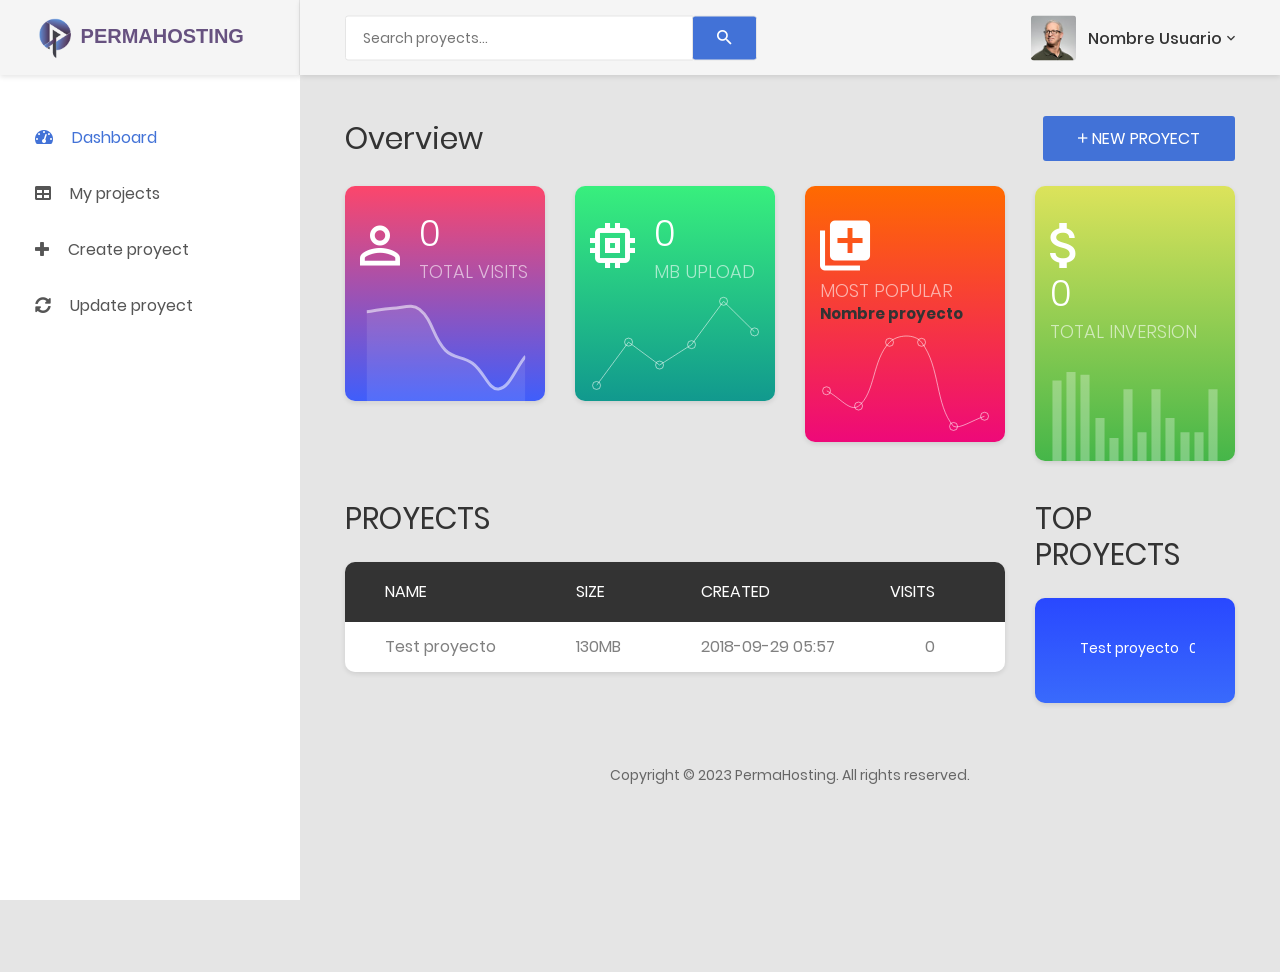
<file: frontend/front-test/CoolAdmin-master/index.html>
<!DOCTYPE html>
<html lang="en">

<head>
    <!-- Required meta tags-->
    <meta charset="UTF-8">
    <meta name="viewport" content="width=device-width, initial-scale=1, shrink-to-fit=no">
    <meta name="description" content="au theme template">
    <meta name="author" content="Hau Nguyen">
    <meta name="keywords" content="au theme template">

    <!-- Title Page-->
    <title>Dashboard</title>

    <!-- Fontfaces CSS-->
    <link href="css/font-face.css" rel="stylesheet" media="all">
    <link href="vendor/font-awesome-4.7/css/font-awesome.min.css" rel="stylesheet" media="all">
    <link href="vendor/font-awesome-5/css/fontawesome-all.min.css" rel="stylesheet" media="all">
    <link href="vendor/mdi-font/css/material-design-iconic-font.min.css" rel="stylesheet" media="all">

    <!-- Bootstrap CSS-->
    <link href="vendor/bootstrap-4.1/bootstrap.min.css" rel="stylesheet" media="all">

    <!-- Vendor CSS-->
    <link href="vendor/animsition/animsition.min.css" rel="stylesheet" media="all">
    <link href="vendor/bootstrap-progressbar/bootstrap-progressbar-3.3.4.min.css" rel="stylesheet" media="all">
    <link href="vendor/wow/animate.css" rel="stylesheet" media="all">
    <link href="vendor/css-hamburgers/hamburgers.min.css" rel="stylesheet" media="all">
    <link href="vendor/slick/slick.css" rel="stylesheet" media="all">
    <link href="vendor/select2/select2.min.css" rel="stylesheet" media="all">
    <link href="vendor/perfect-scrollbar/perfect-scrollbar.css" rel="stylesheet" media="all">

    <!-- Main CSS-->
    <link href="css/theme.css" rel="stylesheet" media="all">

</head>

<body class="animsition">
    <div class="page-wrapper">
        <!-- HEADER MOBILE-->
        <header class="header-mobile d-block d-lg-none">
            <div class="header-mobile__bar">
                <div class="container-fluid">
                    <div class="header-mobile-inner">
                        <a class="logo" href="index.html">
                            <img width="40" src="images/icon/logo.png" alt="CoolAdmin" />
                        </a>
                        <button class="hamburger hamburger--slider" type="button">
                            <span class="hamburger-box">
                                <span class="hamburger-inner"></span>
                            </span>
                        </button>
                    </div>
                </div>
            </div>
            <nav class="navbar-mobile">
                <div class="container-fluid">
                    <ul class="navbar-mobile__list list-unstyled">
                        <li class="active has-sub">
                            <a class="js-arrow" href="#">
                                <i class="fas fa-tachometer-alt"></i>Dashboard</a>
                        </li>
                        <li>
                            <a href="#">
                                <i class="fas fa-table"></i>My projects</a>
                        </li>
                        <li>
                            <a href="#">
                                <i class="fas fa-plus"></i>Create proyect</a>
                        </li>
                        <li>
                            <a href="#">
                                <i class="fas fa-sync-alt"></i>Update proyect</a>
                        </li>
                    </ul>
                </div>
            </nav>
        </header>
        <!-- END HEADER MOBILE-->

        <!-- MENU SIDEBAR-->
        <aside class="menu-sidebar d-none d-lg-block">
            <div class="logo">
                <a href="#" style="color: #675280; font-size: 20px; font-family: sans-serif; font-weight: 600;">
                    <img width="40" src="images/icon/logo.png" alt="Cool Admin" /> PERMAHOSTING
                </a>
            </div>
            <div class="menu-sidebar__content js-scrollbar1">
                <nav class="navbar-sidebar">
                    <ul class="list-unstyled navbar__list">
                        <li class="active has-sub">
                            <a class="js-arrow" href="#">
                                <i class="fas fa-tachometer-alt"></i>Dashboard</a>
                        </li>
                        <li>
                            <a href="#">
                                <i class="fas fa-table"></i>My projects</a>
                        </li>
                        <li>
                            <a href="#">
                                <i class="fas fa-plus"></i>Create proyect</a>
                        </li>
                        <li>
                            <a href="#">
                                <i class="fas fa-sync-alt"></i>Update proyect</a>
                        </li>
                    </ul>
                </nav>
            </div>
        </aside>
        <!-- END MENU SIDEBAR-->

        <!-- PAGE CONTAINER-->
        <div class="page-container">
            <!-- HEADER DESKTOP-->
            <header class="header-desktop">
                <div class="section__content section__content--p30">
                    <div class="container-fluid">
                        <div class="header-wrap">
                            <form class="form-header" action="" method="POST">
                                <input class="au-input au-input--xl" type="text" name="search" placeholder="Search proyects..." />
                                <button class="au-btn--submit" type="submit">
                                    <i class="zmdi zmdi-search"></i>
                                </button>
                            </form>
                            <div class="header-button">
                                <div class="account-wrap">
                                    <div class="account-item clearfix js-item-menu">
                                        <div class="image">
                                            <img src="images/icon/avatar-01.jpg" alt="John Doe" />
                                        </div>
                                        <div class="content">
                                            <a class="js-acc-btn" href="#">Nombre usuario</a>
                                        </div>
                                        <div class="account-dropdown js-dropdown">
                                            <div class="info clearfix">
                                                <div class="image">
                                                    <a href="#">
                                                        <img src="images/icon/avatar-01.jpg" alt="John Doe" />
                                                    </a>
                                                </div>
                                                <div class="content">
                                                    <h5 class="name">
                                                        <a href="#">Usuario</a>
                                                    </h5>
                                                    <span class="email">Correo</span>
                                                </div>
                                            </div>
                                            <div class="account-dropdown__body">
                                                <div class="account-dropdown__item">
                                                    <a href="#">
                                                        <i class="zmdi zmdi-account"></i>Account</a>
                                                </div>
                                            </div>
                                            <div class="account-dropdown__footer">
                                                <a href="#">
                                                    <i class="zmdi zmdi-power"></i>Logout</a>
                                            </div>
                                        </div>
                                    </div>
                                </div>
                            </div>
                        </div>
                    </div>
                </div>
            </header>
            <!-- HEADER DESKTOP-->

            <!-- MAIN CONTENT-->
            <div class="main-content">
                <div class="section__content section__content--p30">
                    <div class="container-fluid">
                        <div class="row">
                            <div class="col-md-12">
                                <div class="overview-wrap">
                                    <h2 class="title-1">overview</h2>
                                    <button class="au-btn au-btn-icon au-btn--blue">
                                        <i class="zmdi zmdi-plus"></i>new proyect</button>
                                </div>
                            </div>
                        </div>
                        <div class="row m-t-25">
                            <div class="col-sm-6 col-lg-3">
                                <div class="overview-item overview-item--c1">
                                    <div class="overview__inner">
                                        <div class="overview-box clearfix">
                                            <div class="icon">
                                                <i class="zmdi zmdi-account-o"></i>
                                            </div>
                                            <div class="text">
                                                <h2>0</h2>
                                                <span>TOTAL VISITS</span>
                                            </div>
                                        </div>
                                        <div class="overview-chart">
                                            <canvas id="widgetChart1"></canvas>
                                        </div>
                                    </div>
                                </div>
                            </div>
                            <div class="col-sm-6 col-lg-3">
                                <div class="overview-item overview-item--c2">
                                    <div class="overview__inner">
                                        <div class="overview-box clearfix">
                                            <div class="icon">
                                                <i class="zmdi zmdi-memory"></i>
                                            </div>
                                            <div class="text">
                                                <h2>0</h2>
                                                <span>MB UPLOAD</span>
                                            </div>
                                        </div>
                                        <div class="overview-chart">
                                            <canvas id="widgetChart2"></canvas>
                                        </div>
                                    </div>
                                </div>
                            </div>
                            <div class="col-sm-6 col-lg-3">
                                <div class="overview-item overview-item--c3">
                                    <div class="overview__inner">
                                        <div class="overview-box clearfix">
                                            <div class="icon">
                                                <i class="zmdi zmdi-collection-plus"></i>
                                            </div>
                                            <div class="text">
                                                <span>MOST POPULAR</span>
                                                <h5>Nombre proyecto</h5>
                                            </div>
                                        </div>
                                        <div class="overview-chart">
                                            <canvas id="widgetChart3"></canvas>
                                        </div>
                                    </div>
                                </div>
                            </div>
                            <div class="col-sm-6 col-lg-3">
                                <div class="overview-item overview-item--c4">
                                    <div class="overview__inner">
                                        <div class="overview-box clearfix">
                                            <div class="icon">
                                                <i class="zmdi zmdi-money"></i>
                                            </div>
                                            <div class="text">
                                                <h2>0</h2>
                                                <span>TOTAL INVERSION</span>
                                            </div>
                                        </div>
                                        <div class="overview-chart">
                                            <canvas id="widgetChart4"></canvas>
                                        </div>
                                    </div>
                                </div>
                            </div>
                        </div>
                        <div class="row">
                            <div class="col-lg-9">
                                <h2 class="title-1 m-b-25">PROYECTS</h2>
                                <div class="table-responsive table--no-card m-b-40">
                                    <table class="table table-borderless table-striped table-earning">
                                        <thead>
                                            <tr>
                                                <th>NAME</th>
                                                <th>SIZE</th>
                                                <th>CREATED</th>
                                                <th class="text-right">VISITS</th>
                                                <th class="text-right">UPDATES</th>
                                            </tr>
                                        </thead>
                                        <tbody>
                                            <tr>
                                                <td>Test proyecto</td>
                                                <td>130MB</td>
                                                <td>2018-09-29 05:57</td>
                                                <td class="text-right">0</td>
                                                <td class="text-right">95</td>
                                            </tr>
                                        </tbody>
                                    </table>
                                </div>
                            </div>
                            <div class="col-lg-3">
                                <h2 class="title-1 m-b-25">TOP PROYECTS</h2>
                                <div class="au-card au-card--bg-blue au-card-top-countries m-b-40">
                                    <div class="au-card-inner">
                                        <div class="table-responsive">
                                            <table class="table table-top-countries">
                                                <tbody>
                                                    <tr>
                                                        <td>Test proyecto</td>
                                                        <td class="text-right">0 visits</td>
                                                    </tr>
                                                </tbody>
                                            </table>
                                        </div>
                                    </div>
                                </div>
                            </div>
                        </div>
                        <footer class="row">
                            <div class="col-md-12">
                                <div class="copyright">
                                    <p>Copyright © 2023 PermaHosting. All rights reserved.</p>
                                </div>
                            </div>
                        </footer>
                    </div>
                </div>
            </div>
            <!-- END MAIN CONTENT-->
            <!-- END PAGE CONTAINER-->
        </div>

    </div>

    <!-- Jquery JS-->
    <script src="vendor/jquery-3.2.1.min.js"></script>
    <!-- Bootstrap JS-->
    <script src="vendor/bootstrap-4.1/popper.min.js"></script>
    <script src="vendor/bootstrap-4.1/bootstrap.min.js"></script>
    <!-- Vendor JS       -->
    <script src="vendor/slick/slick.min.js">
    </script>
    <script src="vendor/wow/wow.min.js"></script>
    <script src="vendor/animsition/animsition.min.js"></script>
    <script src="vendor/bootstrap-progressbar/bootstrap-progressbar.min.js">
    </script>
    <script src="vendor/counter-up/jquery.waypoints.min.js"></script>
    <script src="vendor/counter-up/jquery.counterup.min.js">
    </script>
    <script src="vendor/circle-progress/circle-progress.min.js"></script>
    <script src="vendor/perfect-scrollbar/perfect-scrollbar.js"></script>
    <script src="vendor/chartjs/Chart.bundle.min.js"></script>
    <script src="vendor/select2/select2.min.js">
    </script>

    <!-- Main JS-->
    <script src="js/main.js"></script>

</body>

</html>
<!-- end document-->
</file>
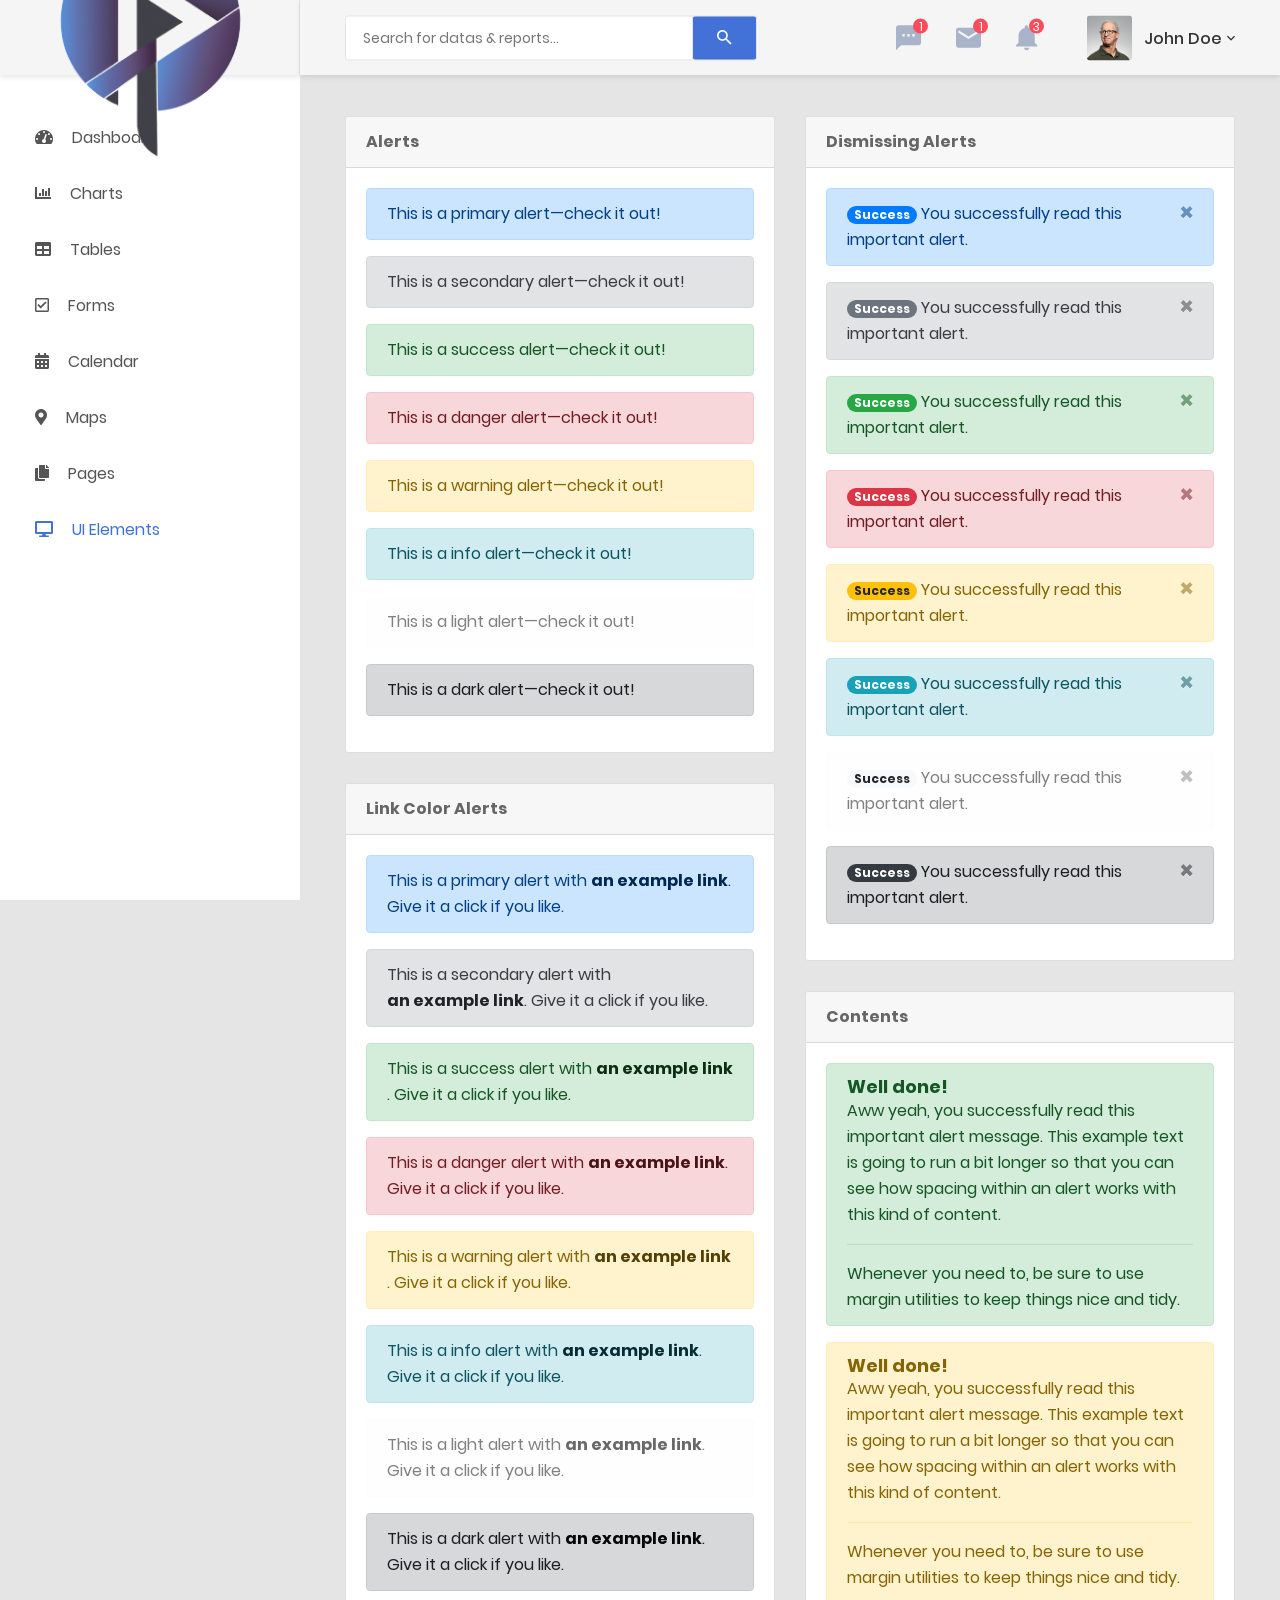
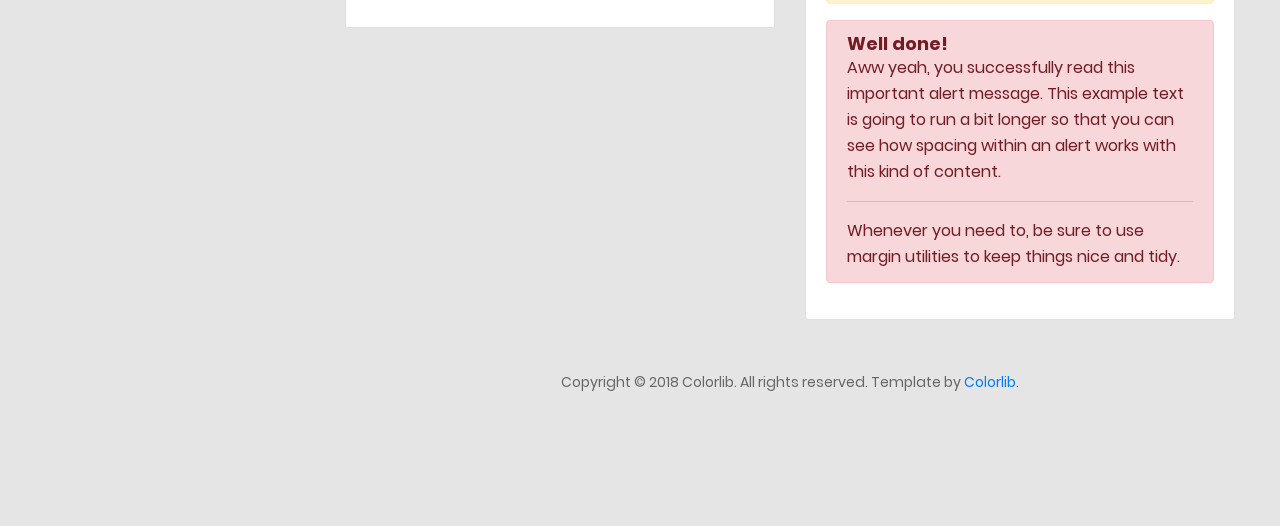
<file: frontend/front-test/CoolAdmin-master/alert.html>
<!DOCTYPE html>
<html lang="en">

<head>
	<!-- Required meta tags-->
	<meta charset="UTF-8">
	<meta name="viewport" content="width=device-width, initial-scale=1, shrink-to-fit=no">
	<meta name="description" content="au theme template">
	<meta name="author" content="Hau Nguyen">
	<meta name="keywords" content="au theme template">

	<!-- Title Page-->
	<title>Alert</title>

	<!-- Fontfaces CSS-->
	<link href="css/font-face.css" rel="stylesheet" media="all">
	<link href="vendor/font-awesome-4.7/css/font-awesome.min.css" rel="stylesheet" media="all">
	<link href="vendor/font-awesome-5/css/fontawesome-all.min.css" rel="stylesheet" media="all">
	<link href="vendor/mdi-font/css/material-design-iconic-font.min.css" rel="stylesheet" media="all">

	<!-- Bootstrap CSS-->
	<link href="vendor/bootstrap-4.1/bootstrap.min.css" rel="stylesheet" media="all">

	<!-- Vendor CSS-->
	<link href="vendor/animsition/animsition.min.css" rel="stylesheet" media="all">
	<link href="vendor/bootstrap-progressbar/bootstrap-progressbar-3.3.4.min.css" rel="stylesheet" media="all">
	<link href="vendor/wow/animate.css" rel="stylesheet" media="all">
	<link href="vendor/css-hamburgers/hamburgers.min.css" rel="stylesheet" media="all">
	<link href="vendor/slick/slick.css" rel="stylesheet" media="all">
	<link href="vendor/select2/select2.min.css" rel="stylesheet" media="all">
	<link href="vendor/perfect-scrollbar/perfect-scrollbar.css" rel="stylesheet" media="all">

	<!-- Main CSS-->
	<link href="css/theme.css" rel="stylesheet" media="all">

</head>

<body class="animsition">
	<div class="page-wrapper">
		<!-- HEADER MOBILE-->
		<header class="header-mobile d-block d-lg-none">
			<div class="header-mobile__bar">
				<div class="container-fluid">
					<div class="header-mobile-inner">
						<a class="logo" href="index.html">
							<img src="images/icon/logo.png" alt="CoolAdmin" />
						</a>
						<button class="hamburger hamburger--slider" type="button">
							<span class="hamburger-box">
								<span class="hamburger-inner"></span>
							</span>
						</button>
					</div>
				</div>
			</div>
			<nav class="navbar-mobile">
				<div class="container-fluid">
					<ul class="navbar-mobile__list list-unstyled">
						<li class="has-sub">
							<a class="js-arrow" href="#">
								<i class="fas fa-tachometer-alt"></i>Dashboard</a>
							<ul class="navbar-mobile-sub__list list-unstyled js-sub-list">
								<li>
									<a href="index.html">Dashboard 1</a>
								</li>
								<li>
									<a href="index2.html">Dashboard 2</a>
								</li>
								<li>
									<a href="index3.html">Dashboard 3</a>
								</li>
								<li>
									<a href="index4.html">Dashboard 4</a>
								</li>
							</ul>
						</li>
						<li>
							<a href="chart.html">
								<i class="fas fa-chart-bar"></i>Charts</a>
						</li>
						<li>
							<a href="table.html">
								<i class="fas fa-table"></i>Tables</a>
						</li>
						<li>
							<a href="form.html">
								<i class="far fa-check-square"></i>Forms</a>
						</li>
						<li>
							<a href="calendar.html">
								<i class="fas fa-calendar-alt"></i>Calendar</a>
						</li>
						<li>
							<a href="map.html">
								<i class="fas fa-map-marker-alt"></i>Maps</a>
						</li>
						<li class="has-sub">
							<a class="js-arrow" href="#">
								<i class="fas fa-copy"></i>Pages</a>
							<ul class="navbar-mobile-sub__list list-unstyled js-sub-list">
								<li>
									<a href="login.html">Login</a>
								</li>
								<li>
									<a href="register.html">Register</a>
								</li>
								<li>
									<a href="forget-pass.html">Forget Password</a>
								</li>
							</ul>
						</li>
						<li class="has-sub">
							<a class="js-arrow" href="#">
								<i class="fas fa-desktop"></i>UI Elements</a>
							<ul class="navbar-mobile-sub__list list-unstyled js-sub-list">
								<li>
									<a href="button.html">Button</a>
								</li>
								<li>
									<a href="badge.html">Badges</a>
								</li>
								<li>
									<a href="tab.html">Tabs</a>
								</li>
								<li>
									<a href="card.html">Cards</a>
								</li>
								<li>
									<a href="alert.html">Alerts</a>
								</li>
								<li>
									<a href="progress-bar.html">Progress Bars</a>
								</li>
								<li>
									<a href="modal.html">Modals</a>
								</li>
								<li>
									<a href="switch.html">Switchs</a>
								</li>
								<li>
									<a href="grid.html">Grids</a>
								</li>
								<li>
									<a href="fontawesome.html">Fontawesome Icon</a>
								</li>
								<li>
									<a href="typo.html">Typography</a>
								</li>
							</ul>
						</li>
					</ul>
				</div>
			</nav>
		</header>
		<!-- END HEADER MOBILE-->

		<!-- MENU SIDEBAR-->
		<aside class="menu-sidebar d-none d-lg-block">
			<div class="logo">
				<a href="#">
					<img src="images/icon/logo.png" alt="Cool Admin" />
				</a>
			</div>
			<div class="menu-sidebar__content js-scrollbar1">
				<nav class="navbar-sidebar">
					<ul class="list-unstyled navbar__list">
						<li class="has-sub">
							<a class="js-arrow" href="#">
								<i class="fas fa-tachometer-alt"></i>Dashboard</a>
							<ul class="list-unstyled navbar__sub-list js-sub-list">
								<li>
									<a href="index.html">Dashboard 1</a>
								</li>
								<li>
									<a href="index2.html">Dashboard 2</a>
								</li>
								<li>
									<a href="index3.html">Dashboard 3</a>
								</li>
								<li>
									<a href="index4.html">Dashboard 4</a>
								</li>
							</ul>
						</li>
						<li>
							<a href="chart.html">
								<i class="fas fa-chart-bar"></i>Charts</a>
						</li>
						<li>
							<a href="table.html">
								<i class="fas fa-table"></i>Tables</a>
						</li>
						<li>
							<a href="form.html">
								<i class="far fa-check-square"></i>Forms</a>
						</li>
						<li>
							<a href="calendar.html">
								<i class="fas fa-calendar-alt"></i>Calendar</a>
						</li>
						<li>
							<a href="map.html">
								<i class="fas fa-map-marker-alt"></i>Maps</a>
						</li>
						<li class="has-sub">
							<a class="js-arrow" href="#">
								<i class="fas fa-copy"></i>Pages</a>
							<ul class="list-unstyled navbar__sub-list js-sub-list">
								<li>
									<a href="login.html">Login</a>
								</li>
								<li>
									<a href="register.html">Register</a>
								</li>
								<li>
									<a href="forget-pass.html">Forget Password</a>
								</li>
							</ul>
						</li>
						<li class="active has-sub">
							<a class="js-arrow" href="#">
								<i class="fas fa-desktop"></i>UI Elements</a>
							<ul class="list-unstyled navbar__sub-list js-sub-list">
								<li>
									<a href="button.html">Button</a>
								</li>
								<li>
									<a href="badge.html">Badges</a>
								</li>
								<li>
									<a href="tab.html">Tabs</a>
								</li>
								<li>
									<a href="card.html">Cards</a>
								</li>
								<li>
									<a href="alert.html">Alerts</a>
								</li>
								<li>
									<a href="progress-bar.html">Progress Bars</a>
								</li>
								<li>
									<a href="modal.html">Modals</a>
								</li>
								<li>
									<a href="switch.html">Switchs</a>
								</li>
								<li>
									<a href="grid.html">Grids</a>
								</li>
								<li>
									<a href="fontawesome.html">Fontawesome Icon</a>
								</li>
								<li>
									<a href="typo.html">Typography</a>
								</li>
							</ul>
						</li>
					</ul>
				</nav>
			</div>
		</aside>
		<!-- END MENU SIDEBAR-->

		<!-- PAGE CONTAINER-->
		<div class="page-container">
			<!-- HEADER DESKTOP-->
			<header class="header-desktop">
				<div class="section__content section__content--p30">
					<div class="container-fluid">
						<div class="header-wrap">
							<form class="form-header" action="" method="POST">
								<input class="au-input au-input--xl" type="text" name="search" placeholder="Search for datas &amp; reports..." />
								<button class="au-btn--submit" type="submit">
									<i class="zmdi zmdi-search"></i>
								</button>
							</form>
							<div class="header-button">
								<div class="noti-wrap">
									<div class="noti__item js-item-menu">
										<i class="zmdi zmdi-comment-more"></i>
										<span class="quantity">1</span>
										<div class="mess-dropdown js-dropdown">
											<div class="mess__title">
												<p>You have 2 news message</p>
											</div>
											<div class="mess__item">
												<div class="image img-cir img-40">
													<img src="images/icon/avatar-06.jpg" alt="Michelle Moreno" />
												</div>
												<div class="content">
													<h6>Michelle Moreno</h6>
													<p>Have sent a photo</p>
													<span class="time">3 min ago</span>
												</div>
											</div>
											<div class="mess__item">
												<div class="image img-cir img-40">
													<img src="images/icon/avatar-04.jpg" alt="Diane Myers" />
												</div>
												<div class="content">
													<h6>Diane Myers</h6>
													<p>You are now connected on message</p>
													<span class="time">Yesterday</span>
												</div>
											</div>
											<div class="mess__footer">
												<a href="#">View all messages</a>
											</div>
										</div>
									</div>
									<div class="noti__item js-item-menu">
										<i class="zmdi zmdi-email"></i>
										<span class="quantity">1</span>
										<div class="email-dropdown js-dropdown">
											<div class="email__title">
												<p>You have 3 New Emails</p>
											</div>
											<div class="email__item">
												<div class="image img-cir img-40">
													<img src="images/icon/avatar-06.jpg" alt="Cynthia Harvey" />
												</div>
												<div class="content">
													<p>Meeting about new dashboard...</p>
													<span>Cynthia Harvey, 3 min ago</span>
												</div>
											</div>
											<div class="email__item">
												<div class="image img-cir img-40">
													<img src="images/icon/avatar-05.jpg" alt="Cynthia Harvey" />
												</div>
												<div class="content">
													<p>Meeting about new dashboard...</p>
													<span>Cynthia Harvey, Yesterday</span>
												</div>
											</div>
											<div class="email__item">
												<div class="image img-cir img-40">
													<img src="images/icon/avatar-04.jpg" alt="Cynthia Harvey" />
												</div>
												<div class="content">
													<p>Meeting about new dashboard...</p>
													<span>Cynthia Harvey, April 12,,2018</span>
												</div>
											</div>
											<div class="email__footer">
												<a href="#">See all emails</a>
											</div>
										</div>
									</div>
									<div class="noti__item js-item-menu">
										<i class="zmdi zmdi-notifications"></i>
										<span class="quantity">3</span>
										<div class="notifi-dropdown js-dropdown">
											<div class="notifi__title">
												<p>You have 3 Notifications</p>
											</div>
											<div class="notifi__item">
												<div class="bg-c1 img-cir img-40">
													<i class="zmdi zmdi-email-open"></i>
												</div>
												<div class="content">
													<p>You got a email notification</p>
													<span class="date">April 12, 2018 06:50</span>
												</div>
											</div>
											<div class="notifi__item">
												<div class="bg-c2 img-cir img-40">
													<i class="zmdi zmdi-account-box"></i>
												</div>
												<div class="content">
													<p>Your account has been blocked</p>
													<span class="date">April 12, 2018 06:50</span>
												</div>
											</div>
											<div class="notifi__item">
												<div class="bg-c3 img-cir img-40">
													<i class="zmdi zmdi-file-text"></i>
												</div>
												<div class="content">
													<p>You got a new file</p>
													<span class="date">April 12, 2018 06:50</span>
												</div>
											</div>
											<div class="notifi__footer">
												<a href="#">All notifications</a>
											</div>
										</div>
									</div>
								</div>
								<div class="account-wrap">
									<div class="account-item clearfix js-item-menu">
										<div class="image">
											<img src="images/icon/avatar-01.jpg" alt="John Doe" />
										</div>
										<div class="content">
											<a class="js-acc-btn" href="#">john doe</a>
										</div>
										<div class="account-dropdown js-dropdown">
											<div class="info clearfix">
												<div class="image">
													<a href="#">
														<img src="images/icon/avatar-01.jpg" alt="John Doe" />
													</a>
												</div>
												<div class="content">
													<h5 class="name">
														<a href="#">john doe</a>
													</h5>
													<span class="email">johndoe@example.com</span>
												</div>
											</div>
											<div class="account-dropdown__body">
												<div class="account-dropdown__item">
													<a href="#">
														<i class="zmdi zmdi-account"></i>Account</a>
												</div>
												<div class="account-dropdown__item">
													<a href="#">
														<i class="zmdi zmdi-settings"></i>Setting</a>
												</div>
												<div class="account-dropdown__item">
													<a href="#">
														<i class="zmdi zmdi-money-box"></i>Billing</a>
												</div>
											</div>
											<div class="account-dropdown__footer">
												<a href="#">
													<i class="zmdi zmdi-power"></i>Logout</a>
											</div>
										</div>
									</div>
								</div>
							</div>
						</div>
					</div>
				</div>
			</header>
			<!-- HEADER DESKTOP-->
			<!-- MAIN CONTENT-->
			<div class="main-content">
				<div class="section__content section__content--p30">
					<div class="container-fluid">
						<div class="row">
							<div class="col-md-6">

								<div class="card">
									<div class="card-header">
										<strong class="card-title">Alerts</strong>
									</div>
									<div class="card-body">
										<div class="alert alert-primary" role="alert">
											This is a primary alert—check it out!
										</div>
										<div class="alert alert-secondary" role="alert">
											This is a secondary alert—check it out!
										</div>
										<div class="alert alert-success" role="alert">
											This is a success alert—check it out!
										</div>
										<div class="alert alert-danger" role="alert">
											This is a danger alert—check it out!
										</div>
										<div class="alert alert-warning" role="alert">
											This is a warning alert—check it out!
										</div>
										<div class="alert alert-info" role="alert">
											This is a info alert—check it out!
										</div>
										<div class="alert alert-light" role="alert">
											This is a light alert—check it out!
										</div>
										<div class="alert alert-dark" role="alert">
											This is a dark alert—check it out!
										</div>
									</div>
								</div>

								<div class="card">
									<div class="card-header">
										<strong class="card-title">Link Color Alerts</strong>
									</div>
									<div class="card-body">
										<div class="alert alert-primary" role="alert">
											This is a primary alert with
											<a href="#" class="alert-link">an example link</a>. Give it a click if you like.
										</div>
										<div class="alert alert-secondary" role="alert">
											This is a secondary alert with
											<a href="#" class="alert-link">an example link</a>. Give it a click if you like.
										</div>
										<div class="alert alert-success" role="alert">
											This is a success alert with
											<a href="#" class="alert-link">an example link</a>. Give it a click if you like.
										</div>
										<div class="alert alert-danger" role="alert">
											This is a danger alert with
											<a href="#" class="alert-link">an example link</a>. Give it a click if you like.
										</div>
										<div class="alert alert-warning" role="alert">
											This is a warning alert with
											<a href="#" class="alert-link">an example link</a>. Give it a click if you like.
										</div>
										<div class="alert alert-info" role="alert">
											This is a info alert with
											<a href="#" class="alert-link">an example link</a>. Give it a click if you like.
										</div>
										<div class="alert alert-light" role="alert">
											This is a light alert with
											<a href="#" class="alert-link">an example link</a>. Give it a click if you like.
										</div>
										<div class="alert alert-dark" role="alert">
											This is a dark alert with
											<a href="#" class="alert-link">an example link</a>. Give it a click if you like.
										</div>
									</div>
								</div>


							</div>


							<div class="col-md-6">

								<div class="card">
									<div class="card-header">
										<strong class="card-title">Dismissing Alerts</strong>
									</div>
									<div class="card-body">
										<div class="sufee-alert alert with-close alert-primary alert-dismissible fade show">
											<span class="badge badge-pill badge-primary">Success</span>
											You successfully read this important alert.
											<button type="button" class="close" data-dismiss="alert" aria-label="Close">
												<span aria-hidden="true">&times;</span>
											</button>
										</div>

										<div class="sufee-alert alert with-close alert-secondary alert-dismissible fade show">
											<span class="badge badge-pill badge-secondary">Success</span>
											You successfully read this important alert.
											<button type="button" class="close" data-dismiss="alert" aria-label="Close">
												<span aria-hidden="true">&times;</span>
											</button>
										</div>

										<div class="sufee-alert alert with-close alert-success alert-dismissible fade show">
											<span class="badge badge-pill badge-success">Success</span>
											You successfully read this important alert.
											<button type="button" class="close" data-dismiss="alert" aria-label="Close">
												<span aria-hidden="true">&times;</span>
											</button>
										</div>

										<div class="sufee-alert alert with-close alert-danger alert-dismissible fade show">
											<span class="badge badge-pill badge-danger">Success</span>
											You successfully read this important alert.
											<button type="button" class="close" data-dismiss="alert" aria-label="Close">
												<span aria-hidden="true">&times;</span>
											</button>
										</div>

										<div class="sufee-alert alert with-close alert-warning alert-dismissible fade show">
											<span class="badge badge-pill badge-warning">Success</span>
											You successfully read this important alert.
											<button type="button" class="close" data-dismiss="alert" aria-label="Close">
												<span aria-hidden="true">&times;</span>
											</button>
										</div>

										<div class="sufee-alert alert with-close alert-info alert-dismissible fade show">
											<span class="badge badge-pill badge-info">Success</span>
											You successfully read this important alert.
											<button type="button" class="close" data-dismiss="alert" aria-label="Close">
												<span aria-hidden="true">&times;</span>
											</button>
										</div>

										<div class="sufee-alert alert with-close alert-light alert-dismissible fade show">
											<span class="badge badge-pill badge-light">Success</span>
											You successfully read this important alert.
											<button type="button" class="close" data-dismiss="alert" aria-label="Close">
												<span aria-hidden="true">&times;</span>
											</button>
										</div>

										<div class="sufee-alert alert with-close alert-dark alert-dismissible fade show">
											<span class="badge badge-pill badge-dark">Success</span>
											You successfully read this important alert.
											<button type="button" class="close" data-dismiss="alert" aria-label="Close">
												<span aria-hidden="true">&times;</span>
											</button>
										</div>

									</div>
								</div>

								<div class="card">
									<div class="card-header">
										<strong class="card-title">Contents</strong>
									</div>
									<div class="card-body">
										<div class="alert alert-success" role="alert">
											<h4 class="alert-heading">Well done!</h4>
											<p>Aww yeah, you successfully read this important alert message. This example text is going to run a bit longer so
												that you can see how spacing within an alert works with this kind of content.</p>
											<hr>
											<p class="mb-0">Whenever you need to, be sure to use margin utilities to keep things nice and tidy.</p>
										</div>

										<div class="alert alert-warning" role="alert">
											<h4 class="alert-heading">Well done!</h4>
											<p>Aww yeah, you successfully read this important alert message. This example text is going to run a bit longer so
												that you can see how spacing within an alert works with this kind of content.</p>
											<hr>
											<p class="mb-0">Whenever you need to, be sure to use margin utilities to keep things nice and tidy.</p>
										</div>

										<div class="alert alert-danger" role="alert">
											<h4 class="alert-heading">Well done!</h4>
											<p>Aww yeah, you successfully read this important alert message. This example text is going to run a bit longer so
												that you can see how spacing within an alert works with this kind of content.</p>
											<hr>
											<p class="mb-0">Whenever you need to, be sure to use margin utilities to keep things nice and tidy.</p>
										</div>
									</div>
								</div>



							</div>
						</div>
						<div class="row">
								<div class="col-md-12">
										<div class="copyright">
												<p>Copyright © 2018 Colorlib. All rights reserved. Template by <a href="https://colorlib.com">Colorlib</a>.</p>
										</div>
								</div>
						</div>
					</div>
				</div>
			</div>
		</div>
		<!-- END PAGE CONTAINER-->

	</div>

	<!-- Jquery JS-->
	<script src="vendor/jquery-3.2.1.min.js"></script>
	<!-- Bootstrap JS-->
	<script src="vendor/bootstrap-4.1/popper.min.js"></script>
	<script src="vendor/bootstrap-4.1/bootstrap.min.js"></script>
	<!-- Vendor JS       -->
	<script src="vendor/slick/slick.min.js">
	</script>
	<script src="vendor/wow/wow.min.js"></script>
	<script src="vendor/animsition/animsition.min.js"></script>
	<script src="vendor/bootstrap-progressbar/bootstrap-progressbar.min.js">
	</script>
	<script src="vendor/counter-up/jquery.waypoints.min.js"></script>
	<script src="vendor/counter-up/jquery.counterup.min.js">
	</script>
	<script src="vendor/circle-progress/circle-progress.min.js"></script>
	<script src="vendor/perfect-scrollbar/perfect-scrollbar.js"></script>
	<script src="vendor/chartjs/Chart.bundle.min.js"></script>
	<script src="vendor/select2/select2.min.js">
	</script>

	<!-- Main JS-->
	<script src="js/main.js"></script>

</body>

</html>
<!-- end document-->
</file>
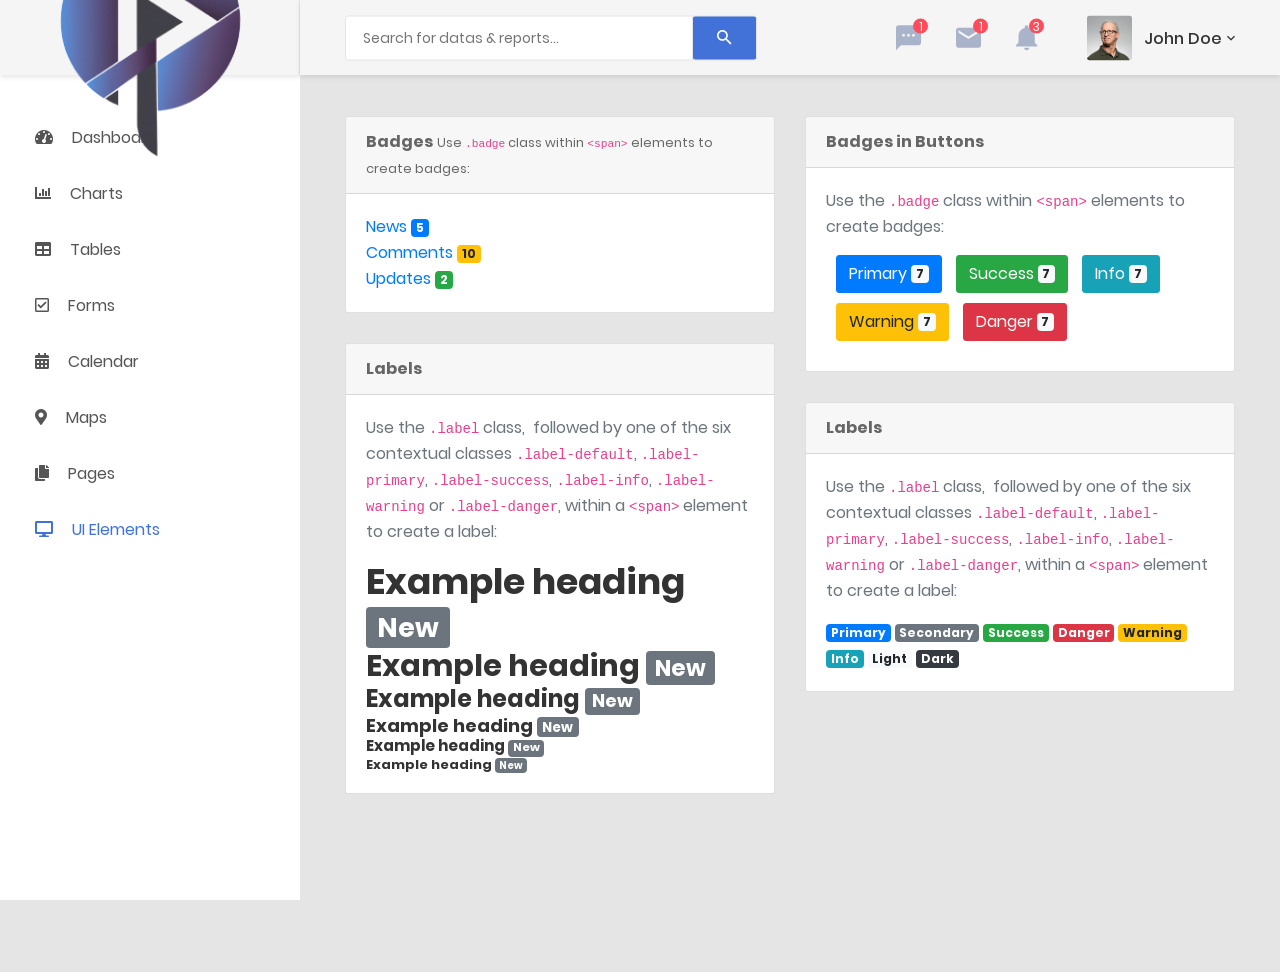
<file: frontend/front-test/CoolAdmin-master/badge.html>
<!DOCTYPE html>
<html lang="en">

<head>
  <!-- Required meta tags-->
  <meta charset="UTF-8">
  <meta name="viewport" content="width=device-width, initial-scale=1, shrink-to-fit=no">
  <meta name="description" content="au theme template">
  <meta name="author" content="Hau Nguyen">
  <meta name="keywords" content="au theme template">

  <!-- Title Page-->
  <title>Badge</title>

  <!-- Fontfaces CSS-->
  <link href="css/font-face.css" rel="stylesheet" media="all">
  <link href="vendor/font-awesome-4.7/css/font-awesome.min.css" rel="stylesheet" media="all">
  <link href="vendor/font-awesome-5/css/fontawesome-all.min.css" rel="stylesheet" media="all">
  <link href="vendor/mdi-font/css/material-design-iconic-font.min.css" rel="stylesheet" media="all">

  <!-- Bootstrap CSS-->
  <link href="vendor/bootstrap-4.1/bootstrap.min.css" rel="stylesheet" media="all">

  <!-- Vendor CSS-->
  <link href="vendor/animsition/animsition.min.css" rel="stylesheet" media="all">
  <link href="vendor/bootstrap-progressbar/bootstrap-progressbar-3.3.4.min.css" rel="stylesheet" media="all">
  <link href="vendor/wow/animate.css" rel="stylesheet" media="all">
  <link href="vendor/css-hamburgers/hamburgers.min.css" rel="stylesheet" media="all">
  <link href="vendor/slick/slick.css" rel="stylesheet" media="all">
  <link href="vendor/select2/select2.min.css" rel="stylesheet" media="all">
  <link href="vendor/perfect-scrollbar/perfect-scrollbar.css" rel="stylesheet" media="all">

  <!-- Main CSS-->
  <link href="css/theme.css" rel="stylesheet" media="all">

</head>

<body class="animsition">
  <div class="page-wrapper">
    <!-- HEADER MOBILE-->
    <header class="header-mobile d-block d-lg-none">
      <div class="header-mobile__bar">
        <div class="container-fluid">
          <div class="header-mobile-inner">
            <a class="logo" href="index.html">
              <img src="images/icon/logo.png" alt="CoolAdmin" />
            </a>
            <button class="hamburger hamburger--slider" type="button">
              <span class="hamburger-box">
                <span class="hamburger-inner"></span>
              </span>
            </button>
          </div>
        </div>
      </div>
      <nav class="navbar-mobile">
        <div class="container-fluid">
          <ul class="navbar-mobile__list list-unstyled">
            <li class="has-sub">
              <a class="js-arrow" href="#">
                <i class="fas fa-tachometer-alt"></i>Dashboard</a>
              <ul class="navbar-mobile-sub__list list-unstyled js-sub-list">
                <li>
                  <a href="index.html">Dashboard 1</a>
                </li>
                <li>
                  <a href="index2.html">Dashboard 2</a>
                </li>
                <li>
                  <a href="index3.html">Dashboard 3</a>
                </li>
                <li>
                  <a href="index4.html">Dashboard 4</a>
                </li>
              </ul>
            </li>
            <li>
              <a href="chart.html">
                <i class="fas fa-chart-bar"></i>Charts</a>
            </li>
            <li>
              <a href="table.html">
                <i class="fas fa-table"></i>Tables</a>
            </li>
            <li>
              <a href="form.html">
                <i class="far fa-check-square"></i>Forms</a>
            </li>
            <li>
              <a href="calendar.html">
                <i class="fas fa-calendar-alt"></i>Calendar</a>
            </li>
            <li>
              <a href="map.html">
                <i class="fas fa-map-marker-alt"></i>Maps</a>
            </li>
            <li class="has-sub">
              <a class="js-arrow" href="#">
                <i class="fas fa-copy"></i>Pages</a>
              <ul class="navbar-mobile-sub__list list-unstyled js-sub-list">
                <li>
                  <a href="login.html">Login</a>
                </li>
                <li>
                  <a href="register.html">Register</a>
                </li>
                <li>
                  <a href="forget-pass.html">Forget Password</a>
                </li>
              </ul>
            </li>
            <li class="has-sub">
              <a class="js-arrow" href="#">
                <i class="fas fa-desktop"></i>UI Elements</a>
              <ul class="navbar-mobile-sub__list list-unstyled js-sub-list">
                <li>
                  <a href="button.html">Button</a>
                </li>
                <li>
                  <a href="badge.html">Badges</a>
                </li>
                <li>
                  <a href="tab.html">Tabs</a>
                </li>
                <li>
                  <a href="card.html">Cards</a>
                </li>
                <li>
                  <a href="alert.html">Alerts</a>
                </li>
                <li>
                  <a href="progress-bar.html">Progress Bars</a>
                </li>
                <li>
                  <a href="modal.html">Modals</a>
                </li>
                <li>
                  <a href="switch.html">Switchs</a>
                </li>
                <li>
                  <a href="grid.html">Grids</a>
                </li>
                <li>
                  <a href="fontawesome.html">Fontawesome Icon</a>
                </li>
                <li>
                  <a href="typo.html">Typography</a>
                </li>
              </ul>
            </li>
          </ul>
        </div>
      </nav>
    </header>
    <!-- END HEADER MOBILE-->

    <!-- MENU SIDEBAR-->
    <aside class="menu-sidebar d-none d-lg-block">
      <div class="logo">
        <a href="#">
          <img src="images/icon/logo.png" alt="Cool Admin" />
        </a>
      </div>
      <div class="menu-sidebar__content js-scrollbar1">
        <nav class="navbar-sidebar">
          <ul class="list-unstyled navbar__list">
            <li class="has-sub">
              <a class="js-arrow" href="#">
                <i class="fas fa-tachometer-alt"></i>Dashboard</a>
              <ul class="list-unstyled navbar__sub-list js-sub-list">
                <li>
                  <a href="index.html">Dashboard 1</a>
                </li>
                <li>
                  <a href="index2.html">Dashboard 2</a>
                </li>
                <li>
                  <a href="index3.html">Dashboard 3</a>
                </li>
                <li>
                  <a href="index4.html">Dashboard 4</a>
                </li>
              </ul>
            </li>
            <li>
              <a href="chart.html">
                <i class="fas fa-chart-bar"></i>Charts</a>
            </li>
            <li>
              <a href="table.html">
                <i class="fas fa-table"></i>Tables</a>
            </li>
            <li>
              <a href="form.html">
                <i class="far fa-check-square"></i>Forms</a>
            </li>
            <li>
              <a href="calendar.html">
                <i class="fas fa-calendar-alt"></i>Calendar</a>
            </li>
            <li>
              <a href="map.html">
                <i class="fas fa-map-marker-alt"></i>Maps</a>
            </li>
            <li class="has-sub">
              <a class="js-arrow" href="#">
                <i class="fas fa-copy"></i>Pages</a>
              <ul class="list-unstyled navbar__sub-list js-sub-list">
                <li>
                  <a href="login.html">Login</a>
                </li>
                <li>
                  <a href="register.html">Register</a>
                </li>
                <li>
                  <a href="forget-pass.html">Forget Password</a>
                </li>
              </ul>
            </li>
            <li class="active has-sub">
              <a class="js-arrow" href="#">
                <i class="fas fa-desktop"></i>UI Elements</a>
              <ul class="list-unstyled navbar__sub-list js-sub-list">
                <li>
                  <a href="button.html">Button</a>
                </li>
                <li>
                  <a href="badge.html">Badges</a>
                </li>
                <li>
                  <a href="tab.html">Tabs</a>
                </li>
                <li>
                  <a href="card.html">Cards</a>
                </li>
                <li>
                  <a href="alert.html">Alerts</a>
                </li>
                <li>
                  <a href="progress-bar.html">Progress Bars</a>
                </li>
                <li>
                  <a href="modal.html">Modals</a>
                </li>
                <li>
                  <a href="switch.html">Switchs</a>
                </li>
                <li>
                  <a href="grid.html">Grids</a>
                </li>
                <li>
                  <a href="fontawesome.html">Fontawesome Icon</a>
                </li>
                <li>
                  <a href="typo.html">Typography</a>
                </li>
              </ul>
            </li>
          </ul>
        </nav>
      </div>
    </aside>
    <!-- END MENU SIDEBAR-->

    <!-- PAGE CONTAINER-->
    <div class="page-container">
      <!-- HEADER DESKTOP-->
      <header class="header-desktop">
        <div class="section__content section__content--p30">
          <div class="container-fluid">
            <div class="header-wrap">
              <form class="form-header" action="" method="POST">
                <input class="au-input au-input--xl" type="text" name="search" placeholder="Search for datas &amp; reports..." />
                <button class="au-btn--submit" type="submit">
                  <i class="zmdi zmdi-search"></i>
                </button>
              </form>
              <div class="header-button">
                <div class="noti-wrap">
                  <div class="noti__item js-item-menu">
                    <i class="zmdi zmdi-comment-more"></i>
                    <span class="quantity">1</span>
                    <div class="mess-dropdown js-dropdown">
                      <div class="mess__title">
                        <p>You have 2 news message</p>
                      </div>
                      <div class="mess__item">
                        <div class="image img-cir img-40">
                          <img src="images/icon/avatar-06.jpg" alt="Michelle Moreno" />
                        </div>
                        <div class="content">
                          <h6>Michelle Moreno</h6>
                          <p>Have sent a photo</p>
                          <span class="time">3 min ago</span>
                        </div>
                      </div>
                      <div class="mess__item">
                        <div class="image img-cir img-40">
                          <img src="images/icon/avatar-04.jpg" alt="Diane Myers" />
                        </div>
                        <div class="content">
                          <h6>Diane Myers</h6>
                          <p>You are now connected on message</p>
                          <span class="time">Yesterday</span>
                        </div>
                      </div>
                      <div class="mess__footer">
                        <a href="#">View all messages</a>
                      </div>
                    </div>
                  </div>
                  <div class="noti__item js-item-menu">
                    <i class="zmdi zmdi-email"></i>
                    <span class="quantity">1</span>
                    <div class="email-dropdown js-dropdown">
                      <div class="email__title">
                        <p>You have 3 New Emails</p>
                      </div>
                      <div class="email__item">
                        <div class="image img-cir img-40">
                          <img src="images/icon/avatar-06.jpg" alt="Cynthia Harvey" />
                        </div>
                        <div class="content">
                          <p>Meeting about new dashboard...</p>
                          <span>Cynthia Harvey, 3 min ago</span>
                        </div>
                      </div>
                      <div class="email__item">
                        <div class="image img-cir img-40">
                          <img src="images/icon/avatar-05.jpg" alt="Cynthia Harvey" />
                        </div>
                        <div class="content">
                          <p>Meeting about new dashboard...</p>
                          <span>Cynthia Harvey, Yesterday</span>
                        </div>
                      </div>
                      <div class="email__item">
                        <div class="image img-cir img-40">
                          <img src="images/icon/avatar-04.jpg" alt="Cynthia Harvey" />
                        </div>
                        <div class="content">
                          <p>Meeting about new dashboard...</p>
                          <span>Cynthia Harvey, April 12,,2018</span>
                        </div>
                      </div>
                      <div class="email__footer">
                        <a href="#">See all emails</a>
                      </div>
                    </div>
                  </div>
                  <div class="noti__item js-item-menu">
                    <i class="zmdi zmdi-notifications"></i>
                    <span class="quantity">3</span>
                    <div class="notifi-dropdown js-dropdown">
                      <div class="notifi__title">
                        <p>You have 3 Notifications</p>
                      </div>
                      <div class="notifi__item">
                        <div class="bg-c1 img-cir img-40">
                          <i class="zmdi zmdi-email-open"></i>
                        </div>
                        <div class="content">
                          <p>You got a email notification</p>
                          <span class="date">April 12, 2018 06:50</span>
                        </div>
                      </div>
                      <div class="notifi__item">
                        <div class="bg-c2 img-cir img-40">
                          <i class="zmdi zmdi-account-box"></i>
                        </div>
                        <div class="content">
                          <p>Your account has been blocked</p>
                          <span class="date">April 12, 2018 06:50</span>
                        </div>
                      </div>
                      <div class="notifi__item">
                        <div class="bg-c3 img-cir img-40">
                          <i class="zmdi zmdi-file-text"></i>
                        </div>
                        <div class="content">
                          <p>You got a new file</p>
                          <span class="date">April 12, 2018 06:50</span>
                        </div>
                      </div>
                      <div class="notifi__footer">
                        <a href="#">All notifications</a>
                      </div>
                    </div>
                  </div>
                </div>
                <div class="account-wrap">
                  <div class="account-item clearfix js-item-menu">
                    <div class="image">
                      <img src="images/icon/avatar-01.jpg" alt="John Doe" />
                    </div>
                    <div class="content">
                      <a class="js-acc-btn" href="#">john doe</a>
                    </div>
                    <div class="account-dropdown js-dropdown">
                      <div class="info clearfix">
                        <div class="image">
                          <a href="#">
                            <img src="images/icon/avatar-01.jpg" alt="John Doe" />
                          </a>
                        </div>
                        <div class="content">
                          <h5 class="name">
                            <a href="#">john doe</a>
                          </h5>
                          <span class="email">johndoe@example.com</span>
                        </div>
                      </div>
                      <div class="account-dropdown__body">
                        <div class="account-dropdown__item">
                          <a href="#">
                            <i class="zmdi zmdi-account"></i>Account</a>
                        </div>
                        <div class="account-dropdown__item">
                          <a href="#">
                            <i class="zmdi zmdi-settings"></i>Setting</a>
                        </div>
                        <div class="account-dropdown__item">
                          <a href="#">
                            <i class="zmdi zmdi-money-box"></i>Billing</a>
                        </div>
                      </div>
                      <div class="account-dropdown__footer">
                        <a href="#">
                          <i class="zmdi zmdi-power"></i>Logout</a>
                      </div>
                    </div>
                  </div>
                </div>
              </div>
            </div>
          </div>
        </div>
      </header>
      <!-- HEADER DESKTOP-->

      <!-- MAIN CONTENT-->
      <div class="main-content">
        <div class="section__content section__content--p30">
          <div class="container-fluid">
            <div class="row">
              <div class="col-lg-6">

                <div class="card">
                  <div class="card-header">
                    <strong>Badges</strong>
                    <small>Use
                      <code>.badge</code> class within
                      <code>&lt;span&gt;</code> elements to create badges:
                    </small>
                  </div>
                  <div class="card-body">

                    <a href="#">News
                      <span class="badge badge-primary">5</span>
                    </a>
                    <br>
                    <a href="#">Comments
                      <span class="badge badge-warning">10</span>
                    </a>
                    <br>
                    <a href="#">Updates
                      <span class="badge badge-success">2</span>
                    </a>
                  </div>
                </div>
                <!-- /# card -->


                <div class="card">
                  <div class="card-header">
                    <strong>Labels</strong>
                  </div>
                  <div class="card-body">
                    <p class="text-muted m-b-15">Use the
                      <code>.label</code> class,&nbsp; followed by one of the six contextual classes
                      <code>.label-default</code>,
                      <code>.label-primary</code>,
                      <code>.label-success</code>,
                      <code>.label-info</code>,
                      <code>.label-warning</code> or
                      <code>.label-danger</code>, within a
                      <code>&lt;span&gt;</code> element to create a label:</p>

                    <h1>Example heading
                      <span class="badge badge-secondary">New</span>
                    </h1>
                    <h2>Example heading
                      <span class="badge badge-secondary">New</span>
                    </h2>
                    <h3>Example heading
                      <span class="badge badge-secondary">New</span>
                    </h3>
                    <h4>Example heading
                      <span class="badge badge-secondary">New</span>
                    </h4>
                    <h5>Example heading
                      <span class="badge badge-secondary">New</span>
                    </h5>
                    <h6>Example heading
                      <span class="badge badge-secondary">New</span>
                    </h6>
                  </div>
                </div>

              </div>
              <div class="col-lg-6">
                <div class="card">
                  <div class="card-header">
                    <strong>Badges in Buttons</strong>
                  </div>
                  <div class="card-body">
                    <p class="text-muted m-b-15">Use the
                      <code>.badge</code> class within
                      <code>&lt;span&gt;</code> elements to create badges:</p>

                    <button type="button" class="btn btn-primary m-l-10 m-b-10">Primary
                      <span class="badge badge-light">7</span>
                    </button>
                    <button type="button" class="btn btn-success m-l-10 m-b-10">Success
                      <span class="badge badge-light">7</span>
                    </button>
                    <button type="button" class="btn btn-info m-l-10 m-b-10">Info
                      <span class="badge badge-light">7</span>
                    </button>
                    <button type="button" class="btn btn-warning m-l-10 m-b-10">Warning
                      <span class="badge badge-light">7</span>
                    </button>
                    <button type="button" class="btn btn-danger m-l-10 m-b-10">Danger
                      <span class="badge badge-light">7</span>
                    </button>
                  </div>
                </div>

                <div class="card">
                  <div class="card-header">
                    <strong>Labels</strong>
                  </div>
                  <div class="card-body">
                    <p class="text-muted m-b-15">Use the
                      <code>.label</code> class,&nbsp; followed by one of the six contextual classes
                      <code>.label-default</code>,
                      <code>.label-primary</code>,
                      <code>.label-success</code>,
                      <code>.label-info</code>,
                      <code>.label-warning</code> or
                      <code>.label-danger</code>, within a
                      <code>&lt;span&gt;</code> element to create a label:</p>

                    <span class="badge badge-primary">Primary</span>
                    <span class="badge badge-secondary">Secondary</span>
                    <span class="badge badge-success">Success</span>
                    <span class="badge badge-danger">Danger</span>
                    <span class="badge badge-warning">Warning</span>
                    <span class="badge badge-info">Info</span>
                    <span class="badge badge-light">Light</span>
                    <span class="badge badge-dark">Dark</span>


                  </div>
                </div>

              </div>
            </div>
          </div>
        </div>
      </div>
    </div>
    <!-- END PAGE CONTAINER-->

  </div>

  <!-- Jquery JS-->
  <script src="vendor/jquery-3.2.1.min.js"></script>
  <!-- Bootstrap JS-->
  <script src="vendor/bootstrap-4.1/popper.min.js"></script>
  <script src="vendor/bootstrap-4.1/bootstrap.min.js"></script>
  <!-- Vendor JS       -->
  <script src="vendor/slick/slick.min.js">
  </script>
  <script src="vendor/wow/wow.min.js"></script>
  <script src="vendor/animsition/animsition.min.js"></script>
  <script src="vendor/bootstrap-progressbar/bootstrap-progressbar.min.js">
  </script>
  <script src="vendor/counter-up/jquery.waypoints.min.js"></script>
  <script src="vendor/counter-up/jquery.counterup.min.js">
  </script>
  <script src="vendor/circle-progress/circle-progress.min.js"></script>
  <script src="vendor/perfect-scrollbar/perfect-scrollbar.js"></script>
  <script src="vendor/chartjs/Chart.bundle.min.js"></script>
  <script src="vendor/select2/select2.min.js">
  </script>

  <!-- Main JS-->
  <script src="js/main.js"></script>

</body>

</html>
<!-- end document-->
</file>
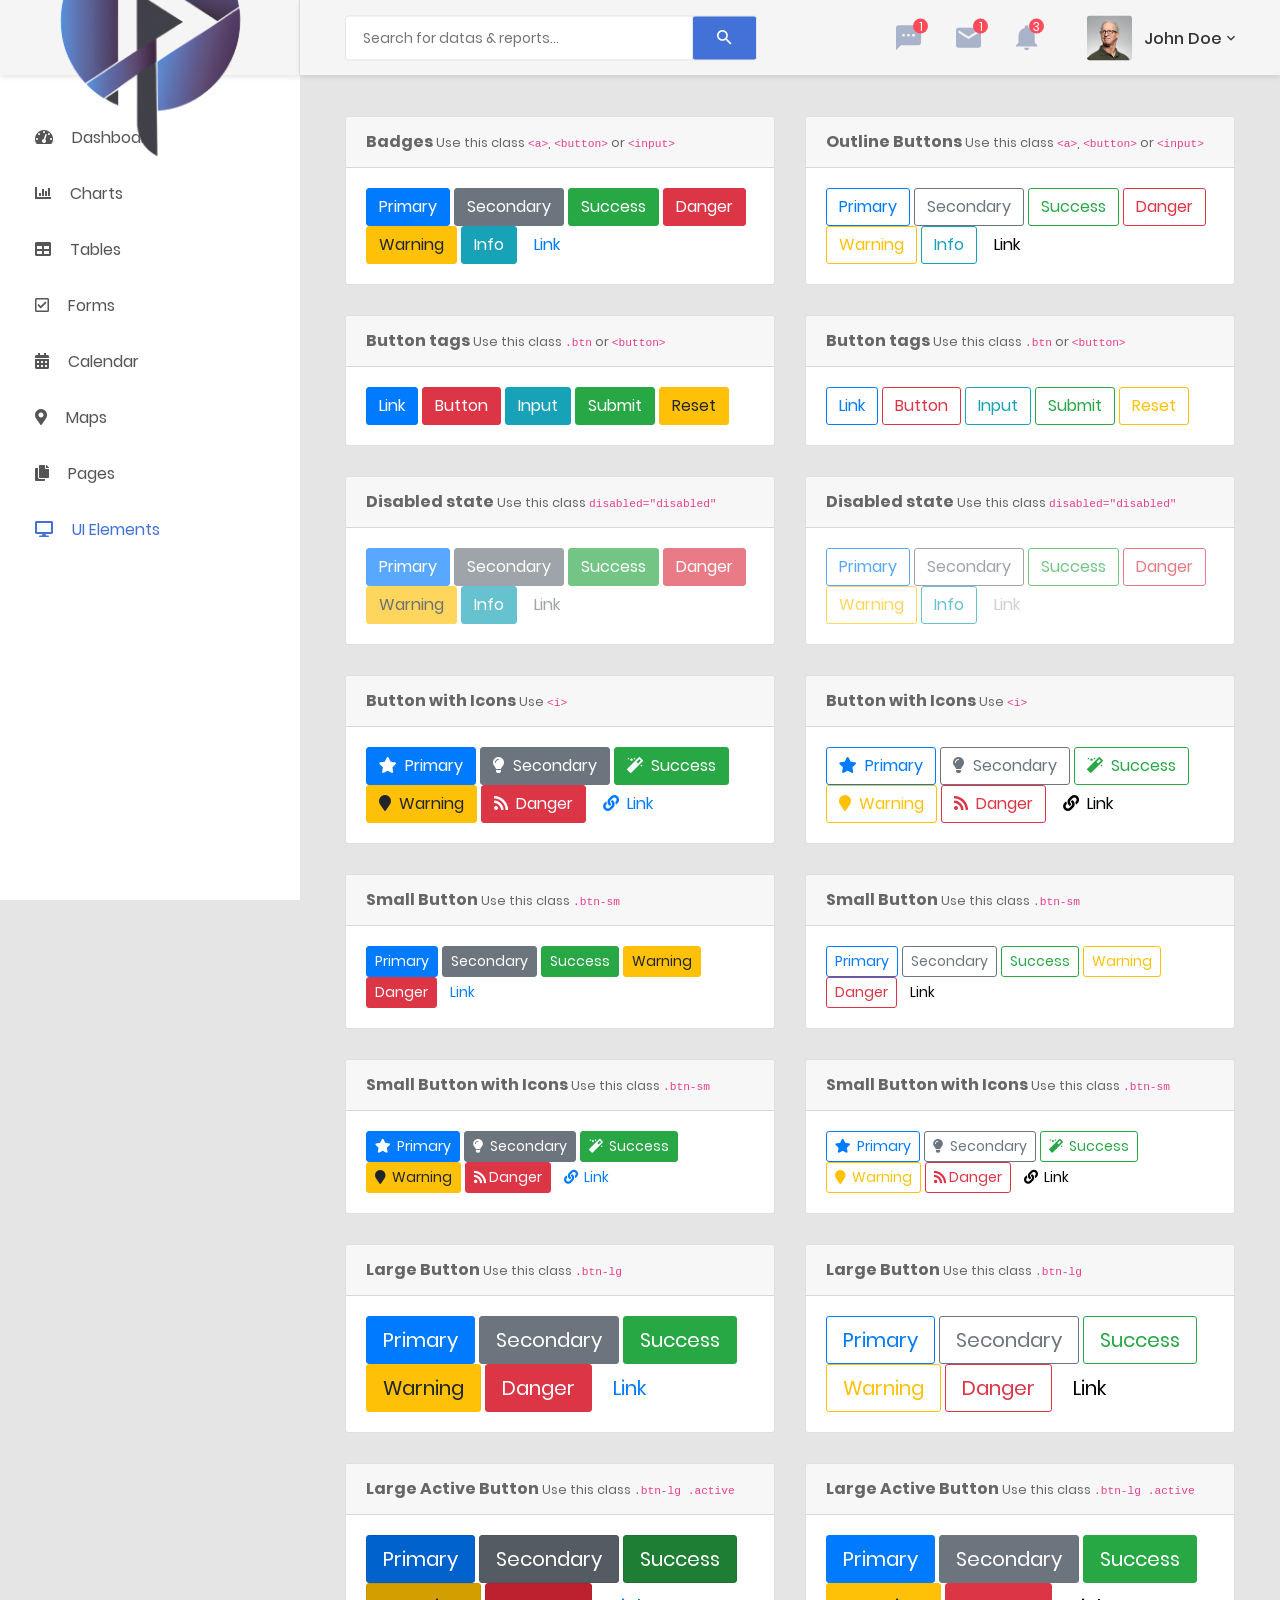
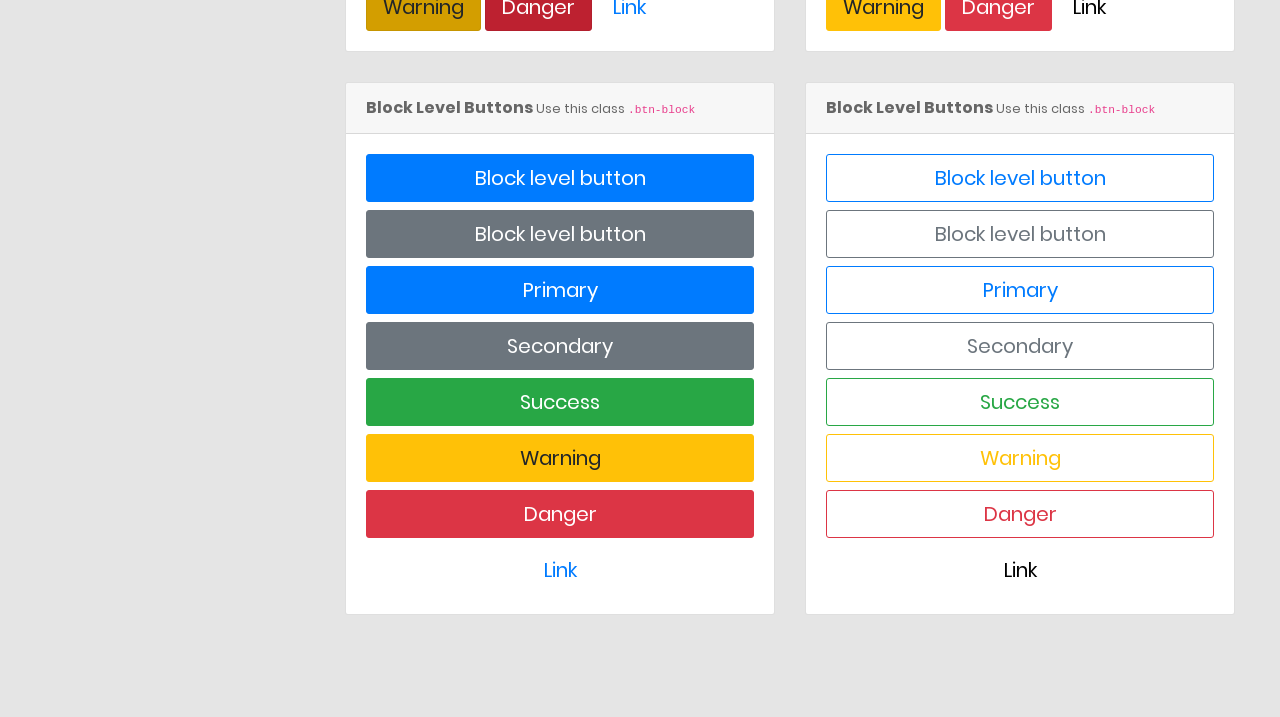
<file: frontend/front-test/CoolAdmin-master/button.html>
<!DOCTYPE html>
<html lang="en">

<head>
    <!-- Required meta tags-->
    <meta charset="UTF-8">
    <meta name="viewport" content="width=device-width, initial-scale=1, shrink-to-fit=no">
    <meta name="description" content="au theme template">
    <meta name="author" content="Hau Nguyen">
    <meta name="keywords" content="au theme template">

    <!-- Title Page-->
    <title>Button</title>

    <!-- Fontfaces CSS-->
    <link href="css/font-face.css" rel="stylesheet" media="all">
    <link href="vendor/font-awesome-4.7/css/font-awesome.min.css" rel="stylesheet" media="all">
    <link href="vendor/font-awesome-5/css/fontawesome-all.min.css" rel="stylesheet" media="all">
    <link href="vendor/mdi-font/css/material-design-iconic-font.min.css" rel="stylesheet" media="all">

    <!-- Bootstrap CSS-->
    <link href="vendor/bootstrap-4.1/bootstrap.min.css" rel="stylesheet" media="all">

    <!-- Vendor CSS-->
    <link href="vendor/animsition/animsition.min.css" rel="stylesheet" media="all">
    <link href="vendor/bootstrap-progressbar/bootstrap-progressbar-3.3.4.min.css" rel="stylesheet" media="all">
    <link href="vendor/wow/animate.css" rel="stylesheet" media="all">
    <link href="vendor/css-hamburgers/hamburgers.min.css" rel="stylesheet" media="all">
    <link href="vendor/slick/slick.css" rel="stylesheet" media="all">
    <link href="vendor/select2/select2.min.css" rel="stylesheet" media="all">
    <link href="vendor/perfect-scrollbar/perfect-scrollbar.css" rel="stylesheet" media="all">

    <!-- Main CSS-->
    <link href="css/theme.css" rel="stylesheet" media="all">

</head>

<body class="animsition">
    <div class="page-wrapper">
        <!-- HEADER MOBILE-->
        <header class="header-mobile d-block d-lg-none">
            <div class="header-mobile__bar">
                <div class="container-fluid">
                    <div class="header-mobile-inner">
                        <a class="logo" href="index.html">
                            <img src="images/icon/logo.png" alt="CoolAdmin" />
                        </a>
                        <button class="hamburger hamburger--slider" type="button">
                            <span class="hamburger-box">
                                <span class="hamburger-inner"></span>
                            </span>
                        </button>
                    </div>
                </div>
            </div>
            <nav class="navbar-mobile">
                <div class="container-fluid">
                    <ul class="navbar-mobile__list list-unstyled">
                        <li class="has-sub">
                            <a class="js-arrow" href="#">
                                <i class="fas fa-tachometer-alt"></i>Dashboard</a>
                            <ul class="navbar-mobile-sub__list list-unstyled js-sub-list">
                                <li>
                                    <a href="index.html">Dashboard 1</a>
                                </li>
                                <li>
                                    <a href="index2.html">Dashboard 2</a>
                                </li>
                                <li>
                                    <a href="index3.html">Dashboard 3</a>
                                </li>
                                <li>
                                    <a href="index4.html">Dashboard 4</a>
                                </li>
                            </ul>
                        </li>
                        <li>
                            <a href="chart.html">
                                <i class="fas fa-chart-bar"></i>Charts</a>
                        </li>
                        <li>
                            <a href="table.html">
                                <i class="fas fa-table"></i>Tables</a>
                        </li>
                        <li>
                            <a href="form.html">
                                <i class="far fa-check-square"></i>Forms</a>
                        </li>
                        <li>
                            <a href="calendar.html">
                                <i class="fas fa-calendar-alt"></i>Calendar</a>
                        </li>
                        <li>
                            <a href="map.html">
                                <i class="fas fa-map-marker-alt"></i>Maps</a>
                        </li>
                        <li class="has-sub">
                            <a class="js-arrow" href="#">
                                <i class="fas fa-copy"></i>Pages</a>
                            <ul class="navbar-mobile-sub__list list-unstyled js-sub-list">
                                <li>
                                    <a href="login.html">Login</a>
                                </li>
                                <li>
                                    <a href="register.html">Register</a>
                                </li>
                                <li>
                                    <a href="forget-pass.html">Forget Password</a>
                                </li>
                            </ul>
                        </li>
                        <li class="has-sub">
                            <a class="js-arrow" href="#">
                                <i class="fas fa-desktop"></i>UI Elements</a>
                            <ul class="navbar-mobile-sub__list list-unstyled js-sub-list">
                                <li>
                                    <a href="button.html">Button</a>
                                </li>
                                <li>
                                    <a href="badge.html">Badges</a>
                                </li>
                                <li>
                                    <a href="tab.html">Tabs</a>
                                </li>
                                <li>
                                    <a href="card.html">Cards</a>
                                </li>
                                <li>
                                    <a href="alert.html">Alerts</a>
                                </li>
                                <li>
                                    <a href="progress-bar.html">Progress Bars</a>
                                </li>
                                <li>
                                    <a href="modal.html">Modals</a>
                                </li>
                                <li>
                                    <a href="switch.html">Switchs</a>
                                </li>
                                <li>
                                    <a href="grid.html">Grids</a>
                                </li>
                                <li>
                                    <a href="fontawesome.html">Fontawesome Icon</a>
                                </li>
                                <li>
                                    <a href="typo.html">Typography</a>
                                </li>
                            </ul>
                        </li>
                    </ul>
                </div>
            </nav>
        </header>
        <!-- END HEADER MOBILE-->

        <!-- MENU SIDEBAR-->
        <aside class="menu-sidebar d-none d-lg-block">
            <div class="logo">
                <a href="#">
                    <img src="images/icon/logo.png" alt="Cool Admin" />
                </a>
            </div>
            <div class="menu-sidebar__content js-scrollbar1">
                <nav class="navbar-sidebar">
                    <ul class="list-unstyled navbar__list">
                        <li class="has-sub">
                            <a class="js-arrow" href="#">
                                <i class="fas fa-tachometer-alt"></i>Dashboard</a>
                            <ul class="list-unstyled navbar__sub-list js-sub-list">
                                <li>
                                    <a href="index.html">Dashboard 1</a>
                                </li>
                                <li>
                                    <a href="index2.html">Dashboard 2</a>
                                </li>
                                <li>
                                    <a href="index3.html">Dashboard 3</a>
                                </li>
                                <li>
                                    <a href="index4.html">Dashboard 4</a>
                                </li>
                            </ul>
                        </li>
                        <li>
                            <a href="chart.html">
                                <i class="fas fa-chart-bar"></i>Charts</a>
                        </li>
                        <li>
                            <a href="table.html">
                                <i class="fas fa-table"></i>Tables</a>
                        </li>
                        <li>
                            <a href="form.html">
                                <i class="far fa-check-square"></i>Forms</a>
                        </li>
                        <li>
                            <a href="calendar.html">
                                <i class="fas fa-calendar-alt"></i>Calendar</a>
                        </li>
                        <li>
                            <a href="map.html">
                                <i class="fas fa-map-marker-alt"></i>Maps</a>
                        </li>
                        <li class="has-sub">
                            <a class="js-arrow" href="#">
                                <i class="fas fa-copy"></i>Pages</a>
                            <ul class="list-unstyled navbar__sub-list js-sub-list">
                                <li>
                                    <a href="login.html">Login</a>
                                </li>
                                <li>
                                    <a href="register.html">Register</a>
                                </li>
                                <li>
                                    <a href="forget-pass.html">Forget Password</a>
                                </li>
                            </ul>
                        </li>
                        <li class="active has-sub">
                            <a class="js-arrow" href="#">
                                <i class="fas fa-desktop"></i>UI Elements</a>
                            <ul class="list-unstyled navbar__sub-list js-sub-list">
                                <li>
                                    <a href="button.html">Button</a>
                                </li>
                                <li>
                                    <a href="badge.html">Badges</a>
                                </li>
                                <li>
                                    <a href="tab.html">Tabs</a>
                                </li>
                                <li>
                                    <a href="card.html">Cards</a>
                                </li>
                                <li>
                                    <a href="alert.html">Alerts</a>
                                </li>
                                <li>
                                    <a href="progress-bar.html">Progress Bars</a>
                                </li>
                                <li>
                                    <a href="modal.html">Modals</a>
                                </li>
                                <li>
                                    <a href="switch.html">Switchs</a>
                                </li>
                                <li>
                                    <a href="grid.html">Grids</a>
                                </li>
                                <li>
                                    <a href="fontawesome.html">Fontawesome Icon</a>
                                </li>
                                <li>
                                    <a href="typo.html">Typography</a>
                                </li>
                            </ul>
                        </li>
                    </ul>
                </nav>
            </div>
        </aside>
        <!-- END MENU SIDEBAR-->

        <!-- PAGE CONTAINER-->
        <div class="page-container">
            <!-- HEADER DESKTOP-->
            <header class="header-desktop">
                <div class="section__content section__content--p30">
                    <div class="container-fluid">
                        <div class="header-wrap">
                            <form class="form-header" action="" method="POST">
                                <input class="au-input au-input--xl" type="text" name="search" placeholder="Search for datas &amp; reports..." />
                                <button class="au-btn--submit" type="submit">
                                    <i class="zmdi zmdi-search"></i>
                                </button>
                            </form>
                            <div class="header-button">
                                <div class="noti-wrap">
                                    <div class="noti__item js-item-menu">
                                        <i class="zmdi zmdi-comment-more"></i>
                                        <span class="quantity">1</span>
                                        <div class="mess-dropdown js-dropdown">
                                            <div class="mess__title">
                                                <p>You have 2 news message</p>
                                            </div>
                                            <div class="mess__item">
                                                <div class="image img-cir img-40">
                                                    <img src="images/icon/avatar-06.jpg" alt="Michelle Moreno" />
                                                </div>
                                                <div class="content">
                                                    <h6>Michelle Moreno</h6>
                                                    <p>Have sent a photo</p>
                                                    <span class="time">3 min ago</span>
                                                </div>
                                            </div>
                                            <div class="mess__item">
                                                <div class="image img-cir img-40">
                                                    <img src="images/icon/avatar-04.jpg" alt="Diane Myers" />
                                                </div>
                                                <div class="content">
                                                    <h6>Diane Myers</h6>
                                                    <p>You are now connected on message</p>
                                                    <span class="time">Yesterday</span>
                                                </div>
                                            </div>
                                            <div class="mess__footer">
                                                <a href="#">View all messages</a>
                                            </div>
                                        </div>
                                    </div>
                                    <div class="noti__item js-item-menu">
                                        <i class="zmdi zmdi-email"></i>
                                        <span class="quantity">1</span>
                                        <div class="email-dropdown js-dropdown">
                                            <div class="email__title">
                                                <p>You have 3 New Emails</p>
                                            </div>
                                            <div class="email__item">
                                                <div class="image img-cir img-40">
                                                    <img src="images/icon/avatar-06.jpg" alt="Cynthia Harvey" />
                                                </div>
                                                <div class="content">
                                                    <p>Meeting about new dashboard...</p>
                                                    <span>Cynthia Harvey, 3 min ago</span>
                                                </div>
                                            </div>
                                            <div class="email__item">
                                                <div class="image img-cir img-40">
                                                    <img src="images/icon/avatar-05.jpg" alt="Cynthia Harvey" />
                                                </div>
                                                <div class="content">
                                                    <p>Meeting about new dashboard...</p>
                                                    <span>Cynthia Harvey, Yesterday</span>
                                                </div>
                                            </div>
                                            <div class="email__item">
                                                <div class="image img-cir img-40">
                                                    <img src="images/icon/avatar-04.jpg" alt="Cynthia Harvey" />
                                                </div>
                                                <div class="content">
                                                    <p>Meeting about new dashboard...</p>
                                                    <span>Cynthia Harvey, April 12,,2018</span>
                                                </div>
                                            </div>
                                            <div class="email__footer">
                                                <a href="#">See all emails</a>
                                            </div>
                                        </div>
                                    </div>
                                    <div class="noti__item js-item-menu">
                                        <i class="zmdi zmdi-notifications"></i>
                                        <span class="quantity">3</span>
                                        <div class="notifi-dropdown js-dropdown">
                                            <div class="notifi__title">
                                                <p>You have 3 Notifications</p>
                                            </div>
                                            <div class="notifi__item">
                                                <div class="bg-c1 img-cir img-40">
                                                    <i class="zmdi zmdi-email-open"></i>
                                                </div>
                                                <div class="content">
                                                    <p>You got a email notification</p>
                                                    <span class="date">April 12, 2018 06:50</span>
                                                </div>
                                            </div>
                                            <div class="notifi__item">
                                                <div class="bg-c2 img-cir img-40">
                                                    <i class="zmdi zmdi-account-box"></i>
                                                </div>
                                                <div class="content">
                                                    <p>Your account has been blocked</p>
                                                    <span class="date">April 12, 2018 06:50</span>
                                                </div>
                                            </div>
                                            <div class="notifi__item">
                                                <div class="bg-c3 img-cir img-40">
                                                    <i class="zmdi zmdi-file-text"></i>
                                                </div>
                                                <div class="content">
                                                    <p>You got a new file</p>
                                                    <span class="date">April 12, 2018 06:50</span>
                                                </div>
                                            </div>
                                            <div class="notifi__footer">
                                                <a href="#">All notifications</a>
                                            </div>
                                        </div>
                                    </div>
                                </div>
                                <div class="account-wrap">
                                    <div class="account-item clearfix js-item-menu">
                                        <div class="image">
                                            <img src="images/icon/avatar-01.jpg" alt="John Doe" />
                                        </div>
                                        <div class="content">
                                            <a class="js-acc-btn" href="#">john doe</a>
                                        </div>
                                        <div class="account-dropdown js-dropdown">
                                            <div class="info clearfix">
                                                <div class="image">
                                                    <a href="#">
                                                        <img src="images/icon/avatar-01.jpg" alt="John Doe" />
                                                    </a>
                                                </div>
                                                <div class="content">
                                                    <h5 class="name">
                                                        <a href="#">john doe</a>
                                                    </h5>
                                                    <span class="email">johndoe@example.com</span>
                                                </div>
                                            </div>
                                            <div class="account-dropdown__body">
                                                <div class="account-dropdown__item">
                                                    <a href="#">
                                                        <i class="zmdi zmdi-account"></i>Account</a>
                                                </div>
                                                <div class="account-dropdown__item">
                                                    <a href="#">
                                                        <i class="zmdi zmdi-settings"></i>Setting</a>
                                                </div>
                                                <div class="account-dropdown__item">
                                                    <a href="#">
                                                        <i class="zmdi zmdi-money-box"></i>Billing</a>
                                                </div>
                                            </div>
                                            <div class="account-dropdown__footer">
                                                <a href="#">
                                                    <i class="zmdi zmdi-power"></i>Logout</a>
                                            </div>
                                        </div>
                                    </div>
                                </div>
                            </div>
                        </div>
                    </div>
                </div>
            </header>
            <!-- HEADER DESKTOP-->

            <!-- MAIN CONTENT-->
            <div class="main-content">
                <div class="section__content section__content--p30">
                    <div class="container-fluid">
                        <div class="row">
                            <!-- LEFT BLOCK -->
                            <div class="col-md-6">
                                <div class="card">
                                    <div class="card-header">
                                        <strong>Badges </strong>
                                        <small>Use this class
                                            <code>&lt;a&gt;</code>,
                                            <code>&lt;button&gt;</code> or
                                            <code>&lt;input&gt;</code>
                                        </small>
                                    </div>
                                    <div class="card-body">
                                        <button type="button" class="btn btn-primary">Primary</button>
                                        <button type="button" class="btn btn-secondary">Secondary</button>
                                        <button type="button" class="btn btn-success">Success</button>
                                        <button type="button" class="btn btn-danger">Danger</button>
                                        <button type="button" class="btn btn-warning">Warning</button>
                                        <button type="button" class="btn btn-info">Info</button>
                                        <button type="button" class="btn btn-link">Link</button>
                                    </div>
                                </div>
                                <!-- /# card -->


                                <div class="card">
                                    <div class="card-header">
                                        <strong>Button tags </strong>
                                        <small>Use this class
                                            <code>.btn</code> or
                                            <code>&lt;button&gt;</code>
                                        </small>
                                    </div>
                                    <div class="card-body">
                                        <a class="btn btn-primary" href="#" role="button">Link</a>
                                        <button class="btn btn-danger" type="submit">Button</button>
                                        <input class="btn btn-info" type="button" value="Input">
                                        <input class="btn btn-success" type="submit" value="Submit">
                                        <input class="btn btn-warning" type="reset" value="Reset">
                                    </div>
                                </div>
                                <!-- /# card -->

                                <div class="card">
                                    <div class="card-header">
                                        <strong>Disabled state </strong>
                                        <small>Use this class
                                            <code>disabled="disabled"</code>
                                        </small>
                                    </div>
                                    <div class="card-body">
                                        <button type="button" class="btn btn-primary" disabled>Primary</button>
                                        <button type="button" class="btn btn-secondary" disabled>Secondary</button>
                                        <button type="button" class="btn btn-success" disabled>Success</button>
                                        <button type="button" class="btn btn-danger" disabled>Danger</button>
                                        <button type="button" class="btn btn-warning" disabled>Warning</button>
                                        <button type="button" class="btn btn-info" disabled>Info</button>
                                        <button type="button" class="btn btn-link" disabled>Link</button>
                                    </div>
                                </div>
                                <!-- /# card -->


                                <div class="card">
                                    <div class="card-header">
                                        <strong>Button with Icons </strong>
                                        <small>Use
                                            <code>&lt;i&gt;</code>
                                        </small>
                                    </div>
                                    <div class="card-body">
                                        <button type="button" class="btn btn-primary">
                                            <i class="fa fa-star"></i>&nbsp; Primary</button>
                                        <button type="button" class="btn btn-secondary">
                                            <i class="fa fa-lightbulb-o"></i>&nbsp; Secondary</button>
                                        <button type="button" class="btn btn-success">
                                            <i class="fa fa-magic"></i>&nbsp; Success</button>
                                        <button type="button" class="btn btn-warning">
                                            <i class="fa fa-map-marker"></i>&nbsp; Warning</button>
                                        <button type="button" class="btn btn-danger">
                                            <i class="fa fa-rss"></i>&nbsp; Danger</button>
                                        <button type="button" class="btn btn-link">
                                            <i class="fa fa-link"></i>&nbsp; Link</button>
                                    </div>
                                </div>
                                <!-- /# card -->


                                <div class="card">
                                    <div class="card-header">
                                        <strong>Small Button </strong>
                                        <small>Use this class
                                            <code>.btn-sm</code>
                                        </small>
                                    </div>
                                    <div class="card-body">
                                        <button type="button" class="btn btn-primary btn-sm">Primary</button>
                                        <button type="button" class="btn btn-secondary btn-sm">Secondary</button>
                                        <button type="button" class="btn btn-success btn-sm">Success</button>
                                        <button type="button" class="btn btn-warning btn-sm">Warning</button>
                                        <button type="button" class="btn btn-danger btn-sm">Danger</button>
                                        <button type="button" class="btn btn-link btn-sm">Link</button>
                                    </div>
                                </div>
                                <!-- /# card -->

                                <div class="card">
                                    <div class="card-header">
                                        <strong>Small Button with Icons </strong>
                                        <small>Use this class
                                            <code>.btn-sm</code>
                                        </small>
                                    </div>
                                    <div class="card-body">
                                        <button type="button" class="btn btn-primary btn-sm">
                                            <i class="fa fa-star"></i>&nbsp; Primary</button>
                                        <button type="button" class="btn btn-secondary btn-sm">
                                            <i class="fa fa-lightbulb-o"></i>&nbsp; Secondary</button>
                                        <button type="button" class="btn btn-success btn-sm">
                                            <i class="fa fa-magic"></i>&nbsp; Success</button>
                                        <button type="button" class="btn btn-warning btn-sm">
                                            <i class="fa fa-map-marker"></i>&nbsp; Warning</button>
                                        <button type="button" class="btn btn-danger btn-sm">
                                            <i class="fa fa-rss"></i>&nbsp;Danger</button>
                                        <button type="button" class="btn btn-link btn-sm">
                                            <i class="fa fa-link"></i>&nbsp; Link</button>
                                    </div>
                                </div>
                                <!-- /# card -->

                                <div class="card">
                                    <div class="card-header">
                                        <strong>Large Button </strong>
                                        <small>Use this class
                                            <code>.btn-lg</code>
                                        </small>
                                    </div>
                                    <div class="card-body">
                                        <button type="button" class="btn btn-primary btn-lg">Primary</button>
                                        <button type="button" class="btn btn-secondary btn-lg">Secondary</button>
                                        <button type="button" class="btn btn-success btn-lg">Success</button>
                                        <button type="button" class="btn btn-warning btn-lg">Warning</button>
                                        <button type="button" class="btn btn-danger btn-lg">Danger</button>
                                        <button type="button" class="btn btn-link btn-lg">Link</button>
                                    </div>
                                </div>
                                <!-- /# card -->

                                <div class="card">
                                    <div class="card-header">
                                        <strong>Large Active Button </strong>
                                        <small>Use this class
                                            <code>.btn-lg .active</code>
                                        </small>
                                    </div>
                                    <div class="card-body">
                                        <button type="button" class="btn btn-primary btn-lg active">Primary</button>
                                        <button type="button" class="btn btn-secondary btn-lg active">Secondary</button>
                                        <button type="button" class="btn btn-success btn-lg active">Success</button>
                                        <button type="button" class="btn btn-warning btn-lg active">Warning</button>
                                        <button type="button" class="btn btn-danger btn-lg active">Danger</button>
                                        <button type="button" class="btn btn-link btn-lg active">Link</button>
                                    </div>
                                </div>
                                <!-- /# card -->

                                <div class="card">
                                    <div class="card-header">
                                        <strong>Block Level Buttons </strong>
                                        <small>Use this class
                                            <code>.btn-block</code>
                                        </small>
                                    </div>
                                    <div class="card-body">
                                        <button type="button" class="btn btn-primary btn-lg btn-block">Block level button</button>
                                        <button type="button" class="btn btn-secondary btn-lg btn-block">Block level button</button>

                                        <button type="button" class="btn btn-primary btn-lg btn-block">Primary</button>
                                        <button type="button" class="btn btn-secondary btn-lg btn-block">Secondary</button>
                                        <button type="button" class="btn btn-success btn-lg btn-block">Success</button>
                                        <button type="button" class="btn btn-warning btn-lg btn-block">Warning</button>
                                        <button type="button" class="btn btn-danger btn-lg btn-block">Danger</button>
                                        <button type="button" class="btn btn-link btn-lg btn-block">Link</button>
                                    </div>
                                </div>
                                <!-- /# card -->
                            </div>
                            <!-- END LEFT BLOCK -->

                            <!-- RIGHT BLOCK -->
                            <div class="col-md-6">

                                <div class="card">
                                    <div class="card-header">
                                        <strong>Outline Buttons </strong>
                                        <small>Use this class
                                            <code>&lt;a&gt;</code>,
                                            <code>&lt;button&gt;</code> or
                                            <code>&lt;input&gt;</code>
                                        </small>
                                    </div>
                                    <div class="card-body">
                                        <button type="button" class="btn btn-outline-primary">Primary</button>
                                        <button type="button" class="btn btn-outline-secondary">Secondary</button>
                                        <button type="button" class="btn btn-outline-success">Success</button>
                                        <button type="button" class="btn btn-outline-danger">Danger</button>
                                        <button type="button" class="btn btn-outline-warning">Warning</button>
                                        <button type="button" class="btn btn-outline-info">Info</button>
                                        <button type="button" class="btn btn-outline-link">Link</button>
                                    </div>
                                </div>
                                <!-- /# card -->


                                <div class="card">
                                    <div class="card-header">
                                        <strong>Button tags </strong>
                                        <small>Use this class
                                            <code>.btn</code> or
                                            <code>&lt;button&gt;</code>
                                        </small>
                                    </div>
                                    <div class="card-body">
                                        <a class="btn btn-outline-primary" href="#" role="button">Link</a>
                                        <button class="btn btn-outline-danger" type="submit">Button</button>
                                        <input class="btn btn-outline-info" type="button" value="Input">
                                        <input class="btn btn-outline-success" type="submit" value="Submit">
                                        <input class="btn btn-outline-warning" type="reset" value="Reset">
                                    </div>
                                </div>
                                <!-- /# card -->

                                <div class="card">
                                    <div class="card-header">
                                        <strong>Disabled state </strong>
                                        <small>Use this class
                                            <code>disabled="disabled"</code>
                                        </small>
                                    </div>
                                    <div class="card-body">
                                        <button type="button" class="btn btn-outline-primary" disabled>Primary</button>
                                        <button type="button" class="btn btn-outline-secondary" disabled>Secondary</button>
                                        <button type="button" class="btn btn-outline-success" disabled>Success</button>
                                        <button type="button" class="btn btn-outline-danger" disabled>Danger</button>
                                        <button type="button" class="btn btn-outline-warning" disabled>Warning</button>
                                        <button type="button" class="btn btn-outline-info" disabled>Info</button>
                                        <button type="button" class="btn btn-outline-link" disabled>Link</button>
                                    </div>
                                </div>
                                <!-- /# card -->


                                <div class="card">
                                    <div class="card-header">
                                        <strong>Button with Icons </strong>
                                        <small>Use
                                            <code>&lt;i&gt;</code>
                                        </small>
                                    </div>
                                    <div class="card-body">
                                        <button type="button" class="btn btn-outline-primary">
                                            <i class="fa fa-star"></i>&nbsp; Primary</button>
                                        <button type="button" class="btn btn-outline-secondary">
                                            <i class="fa fa-lightbulb-o"></i>&nbsp; Secondary</button>
                                        <button type="button" class="btn btn-outline-success">
                                            <i class="fa fa-magic"></i>&nbsp; Success</button>
                                        <button type="button" class="btn btn-outline-warning">
                                            <i class="fa fa-map-marker"></i>&nbsp; Warning</button>
                                        <button type="button" class="btn btn-outline-danger">
                                            <i class="fa fa-rss"></i>&nbsp; Danger</button>
                                        <button type="button" class="btn btn-outline-link">
                                            <i class="fa fa-link"></i>&nbsp; Link</button>
                                    </div>
                                </div>
                                <!-- /# card -->


                                <div class="card">
                                    <div class="card-header">
                                        <strong>Small Button </strong>
                                        <small>Use this class
                                            <code>.btn-sm</code>
                                        </small>
                                    </div>
                                    <div class="card-body">
                                        <button type="button" class="btn btn-outline-primary btn-sm">Primary</button>
                                        <button type="button" class="btn btn-outline-secondary btn-sm">Secondary</button>
                                        <button type="button" class="btn btn-outline-success btn-sm">Success</button>
                                        <button type="button" class="btn btn-outline-warning btn-sm">Warning</button>
                                        <button type="button" class="btn btn-outline-danger btn-sm">Danger</button>
                                        <button type="button" class="btn btn-outline-link btn-sm">Link</button>
                                    </div>
                                </div>
                                <!-- /# card -->

                                <div class="card">
                                    <div class="card-header">
                                        <strong>Small Button with Icons </strong>
                                        <small>Use this class
                                            <code>.btn-sm</code>
                                        </small>
                                    </div>
                                    <div class="card-body">
                                        <button type="button" class="btn btn-outline-primary btn-sm">
                                            <i class="fa fa-star"></i>&nbsp; Primary</button>
                                        <button type="button" class="btn btn-outline-secondary btn-sm">
                                            <i class="fa fa-lightbulb-o"></i>&nbsp; Secondary</button>
                                        <button type="button" class="btn btn-outline-success btn-sm">
                                            <i class="fa fa-magic"></i>&nbsp; Success</button>
                                        <button type="button" class="btn btn-outline-warning btn-sm">
                                            <i class="fa fa-map-marker"></i>&nbsp; Warning</button>
                                        <button type="button" class="btn btn-outline-danger btn-sm">
                                            <i class="fa fa-rss"></i>&nbsp;Danger</button>
                                        <button type="button" class="btn btn-outline-link btn-sm">
                                            <i class="fa fa-link"></i>&nbsp; Link</button>
                                    </div>
                                </div>
                                <!-- /# card -->

                                <div class="card">
                                    <div class="card-header">
                                        <strong>Large Button </strong>
                                        <small>Use this class
                                            <code>.btn-lg</code>
                                        </small>
                                    </div>
                                    <div class="card-body">
                                        <button type="button" class="btn btn-outline-primary btn-lg">Primary</button>
                                        <button type="button" class="btn btn-outline-secondary btn-lg">Secondary</button>
                                        <button type="button" class="btn btn-outline-success btn-lg">Success</button>
                                        <button type="button" class="btn btn-outline-warning btn-lg">Warning</button>
                                        <button type="button" class="btn btn-outline-danger btn-lg">Danger</button>
                                        <button type="button" class="btn btn-outline-link btn-lg">Link</button>
                                    </div>
                                </div>
                                <!-- /# card -->

                                <div class="card">
                                    <div class="card-header">
                                        <strong>Large Active Button </strong>
                                        <small>Use this class
                                            <code>.btn-lg .active</code>
                                        </small>
                                    </div>
                                    <div class="card-body">
                                        <button type="button" class="btn btn-outline-primary btn-lg active">Primary</button>
                                        <button type="button" class="btn btn-outline-secondary btn-lg active">Secondary</button>
                                        <button type="button" class="btn btn-outline-success btn-lg active">Success</button>
                                        <button type="button" class="btn btn-outline-warning btn-lg active">Warning</button>
                                        <button type="button" class="btn btn-outline-danger btn-lg active">Danger</button>
                                        <button type="button" class="btn btn-outline-link btn-lg active">Link</button>
                                    </div>
                                </div>
                                <!-- /# card -->

                                <div class="card">
                                    <div class="card-header">
                                        <strong>Block Level Buttons </strong>
                                        <small>Use this class
                                            <code>.btn-block</code>
                                        </small>
                                    </div>
                                    <div class="card-body">
                                        <button type="button" class="btn btn-outline-primary btn-lg btn-block">Block level button</button>
                                        <button type="button" class="btn btn-outline-secondary btn-lg btn-block">Block level button</button>

                                        <button type="button" class="btn btn-outline-primary btn-lg btn-block">Primary</button>
                                        <button type="button" class="btn btn-outline-secondary btn-lg btn-block">Secondary</button>
                                        <button type="button" class="btn btn-outline-success btn-lg btn-block">Success</button>
                                        <button type="button" class="btn btn-outline-warning btn-lg btn-block">Warning</button>
                                        <button type="button" class="btn btn-outline-danger btn-lg btn-block">Danger</button>
                                        <button type="button" class="btn btn-outline-link btn-lg btn-block">Link</button>
                                    </div>
                                </div>
                                <!-- /# card -->
                            </div>
                            <!-- END RIGHT BLOCK -->
                        </div>
                    </div>
                </div>
            </div>
        </div>
        <!-- END PAGE CONTAINER-->

    </div>

    <!-- Jquery JS-->
    <script src="vendor/jquery-3.2.1.min.js"></script>
    <!-- Bootstrap JS-->
    <script src="vendor/bootstrap-4.1/popper.min.js"></script>
    <script src="vendor/bootstrap-4.1/bootstrap.min.js"></script>
    <!-- Vendor JS       -->
    <script src="vendor/slick/slick.min.js">
    </script>
    <script src="vendor/wow/wow.min.js"></script>
    <script src="vendor/animsition/animsition.min.js"></script>
    <script src="vendor/bootstrap-progressbar/bootstrap-progressbar.min.js">
    </script>
    <script src="vendor/counter-up/jquery.waypoints.min.js"></script>
    <script src="vendor/counter-up/jquery.counterup.min.js">
    </script>
    <script src="vendor/circle-progress/circle-progress.min.js"></script>
    <script src="vendor/perfect-scrollbar/perfect-scrollbar.js"></script>
    <script src="vendor/chartjs/Chart.bundle.min.js"></script>
    <script src="vendor/select2/select2.min.js">
    </script>

    <!-- Main JS-->
    <script src="js/main.js"></script>

</body>

</html>
<!-- end document-->
</file>
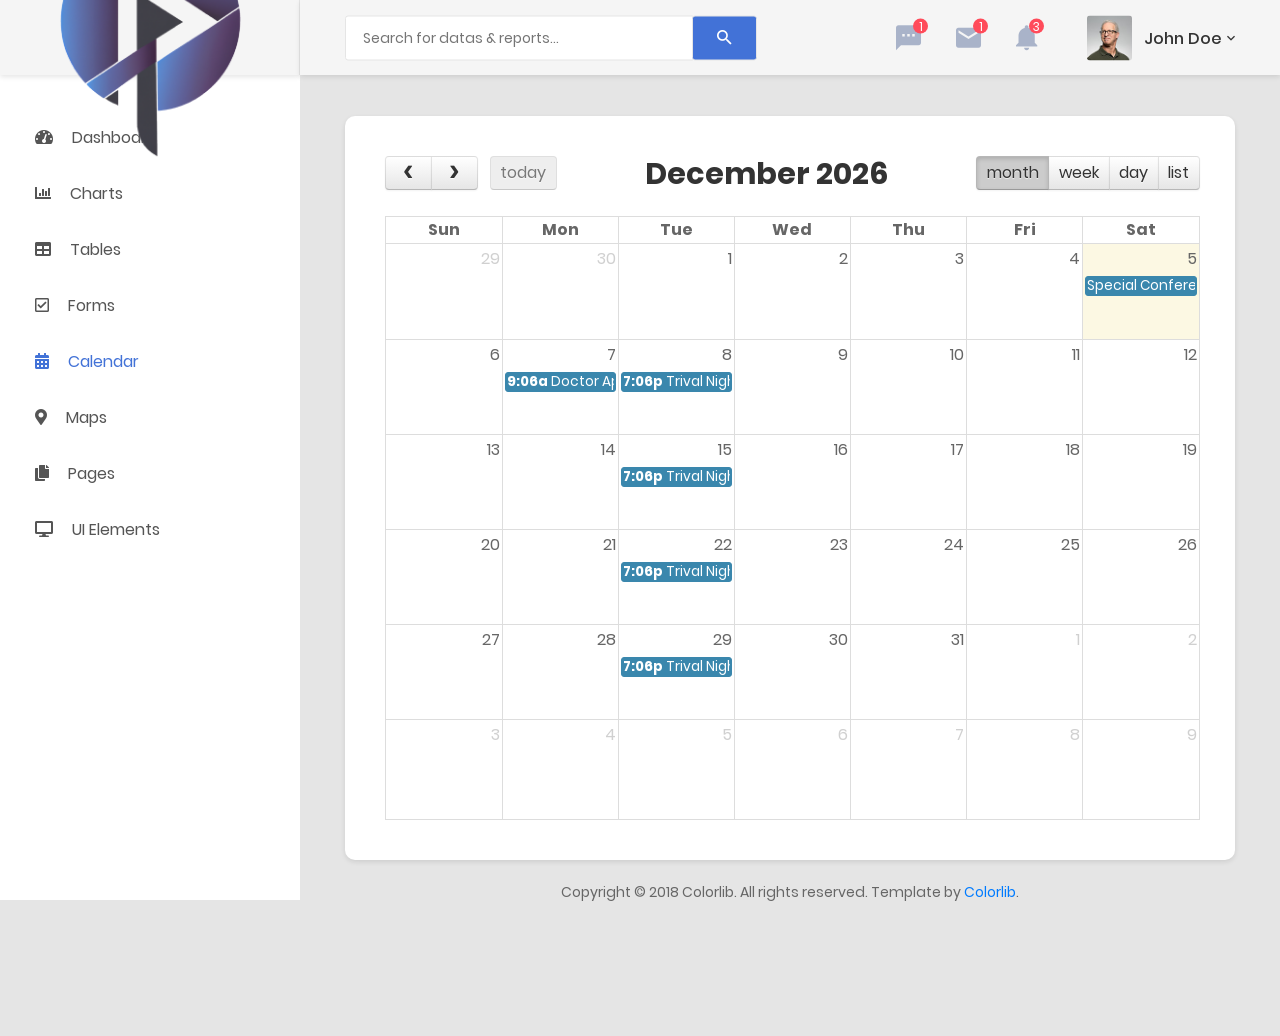
<file: frontend/front-test/CoolAdmin-master/calendar.html>
<!DOCTYPE html>
<html lang="en">

<head>
    <!-- Required meta tags-->
    <meta charset="UTF-8">
    <meta name="viewport" content="width=device-width, initial-scale=1, shrink-to-fit=no">
    <meta name="description" content="au theme template">
    <meta name="author" content="Hau Nguyen">
    <meta name="keywords" content="au theme template">

    <!-- Title Page-->
    <title>Calendar</title>

    <!-- Fontfaces CSS-->
    <link href="css/font-face.css" rel="stylesheet" media="all">
    <link href="vendor/font-awesome-4.7/css/font-awesome.min.css" rel="stylesheet" media="all">
    <link href="vendor/font-awesome-5/css/fontawesome-all.min.css" rel="stylesheet" media="all">
    <link href="vendor/mdi-font/css/material-design-iconic-font.min.css" rel="stylesheet" media="all">

    <!-- Bootstrap CSS-->
    <link href="vendor/bootstrap-4.1/bootstrap.min.css" rel="stylesheet" media="all">

    <!-- Vendor CSS-->
    <link href="vendor/animsition/animsition.min.css" rel="stylesheet" media="all">
    <link href="vendor/bootstrap-progressbar/bootstrap-progressbar-3.3.4.min.css" rel="stylesheet" media="all">
    <link href="vendor/wow/animate.css" rel="stylesheet" media="all">
    <link href="vendor/css-hamburgers/hamburgers.min.css" rel="stylesheet" media="all">
    <link href="vendor/slick/slick.css" rel="stylesheet" media="all">
    <link href="vendor/select2/select2.min.css" rel="stylesheet" media="all">
    <link href="vendor/perfect-scrollbar/perfect-scrollbar.css" rel="stylesheet" media="all">

    <!-- FullCalendar -->
    <link href='vendor/fullcalendar-3.10.0/fullcalendar.css' rel='stylesheet' media="all" />

    <!-- Main CSS-->
    <link href="css/theme.css" rel="stylesheet" media="all">

    <style type="text/css">
    /* force class color to override the bootstrap base rule
       NOTE: adding 'url: #' to calendar makes this unneeded
     */
    .fc-event, .fc-event:hover {
          color: #fff !important;
          text-decoration: none;
    }
    </style>

</head>

<!-- animsition overrides all click events on clickable things like a,
      since calendar doesn't add href's be default,
      it leads to odd behaviors like loading 'undefined'
      moving the class to menus lead to only the menu having the effect -->
<body class="animsition">
    <div class="page-wrapper">
        <!-- HEADER MOBILE-->
        <header class="header-mobile d-block d-lg-none">
            <div class="header-mobile__bar">
                <div class="container-fluid">
                    <div class="header-mobile-inner">
                        <a class="logo" href="index.html">
                            <img src="images/icon/logo.png" alt="CoolAdmin" />
                        </a>
                        <button class="hamburger hamburger--slider" type="button">
                            <span class="hamburger-box">
                                <span class="hamburger-inner"></span>
                            </span>
                        </button>
                    </div>
                </div>
            </div>
            <nav class="navbar-mobile">
                <div class="container-fluid">
                    <ul class="navbar-mobile__list list-unstyled">
                        <li class="has-sub">
                            <a class="js-arrow" href="#">
                                <i class="fas fa-tachometer-alt"></i>Dashboard</a>
                            <ul class="navbar-mobile-sub__list list-unstyled js-sub-list">
                                <li>
                                    <a href="index.html">Dashboard 1</a>
                                </li>
                                <li>
                                    <a href="index2.html">Dashboard 2</a>
                                </li>
                                <li>
                                    <a href="index3.html">Dashboard 3</a>
                                </li>
                                <li>
                                    <a href="index4.html">Dashboard 4</a>
                                </li>
                            </ul>
                        </li>
                        <li>
                            <a href="chart.html">
                                <i class="fas fa-chart-bar"></i>Charts</a>
                        </li>
                        <li>
                            <a href="table.html">
                                <i class="fas fa-table"></i>Tables</a>
                        </li>
                        <li>
                            <a href="form.html">
                                <i class="far fa-check-square"></i>Forms</a>
                        </li>
                        <li>
                            <a href="calendar.html">
                                <i class="fas fa-calendar-alt"></i>Calendar</a>
                        </li>
                        <li>
                            <a href="map.html">
                                <i class="fas fa-map-marker-alt"></i>Maps</a>
                        </li>
                        <li class="has-sub">
                            <a class="js-arrow" href="#">
                                <i class="fas fa-copy"></i>Pages</a>
                            <ul class="navbar-mobile-sub__list list-unstyled js-sub-list">
                                <li>
                                    <a href="login.html">Login</a>
                                </li>
                                <li>
                                    <a href="register.html">Register</a>
                                </li>
                                <li>
                                    <a href="forget-pass.html">Forget Password</a>
                                </li>
                            </ul>
                        </li>
                        <li class="has-sub">
                            <a class="js-arrow" href="#">
                                <i class="fas fa-desktop"></i>UI Elements</a>
                            <ul class="navbar-mobile-sub__list list-unstyled js-sub-list">
                                <li>
                                    <a href="button.html">Button</a>
                                </li>
                                <li>
                                    <a href="badge.html">Badges</a>
                                </li>
                                <li>
                                    <a href="tab.html">Tabs</a>
                                </li>
                                <li>
                                    <a href="card.html">Cards</a>
                                </li>
                                <li>
                                    <a href="alert.html">Alerts</a>
                                </li>
                                <li>
                                    <a href="progress-bar.html">Progress Bars</a>
                                </li>
                                <li>
                                    <a href="modal.html">Modals</a>
                                </li>
                                <li>
                                    <a href="switch.html">Switchs</a>
                                </li>
                                <li>
                                    <a href="grid.html">Grids</a>
                                </li>
                                <li>
                                    <a href="fontawesome.html">Fontawesome Icon</a>
                                </li>
                                <li>
                                    <a href="typo.html">Typography</a>
                                </li>
                            </ul>
                        </li>
                    </ul>
                </div>
            </nav>
        </header>
        <!-- END HEADER MOBILE-->

        <!-- MENU SIDEBAR-->
        <aside class="menu-sidebar d-none d-lg-block">
            <div class="logo">
                <a href="#">
                    <img src="images/icon/logo.png" alt="Cool Admin" />
                </a>
            </div>
            <div class="menu-sidebar__content js-scrollbar1">
                <nav class="navbar-sidebar">
                    <ul class="list-unstyled navbar__list">
                        <li class="has-sub">
                            <a class="js-arrow" href="#">
                                <i class="fas fa-tachometer-alt"></i>Dashboard</a>
                            <ul class="list-unstyled navbar__sub-list js-sub-list">
                                <li>
                                    <a href="index.html">Dashboard 1</a>
                                </li>
                                <li>
                                    <a href="index2.html">Dashboard 2</a>
                                </li>
                                <li>
                                    <a href="index3.html">Dashboard 3</a>
                                </li>
                                <li>
                                    <a href="index4.html">Dashboard 4</a>
                                </li>
                            </ul>
                        </li>
                        <li>
                            <a href="chart.html">
                                <i class="fas fa-chart-bar"></i>Charts</a>
                        </li>
                        <li>
                            <a href="table.html">
                                <i class="fas fa-table"></i>Tables</a>
                        </li>
                        <li>
                            <a href="form.html">
                                <i class="far fa-check-square"></i>Forms</a>
                        </li>
                        <li class="active">
                            <a href="calendar.html">
                                <i class="fas fa-calendar-alt"></i>Calendar</a>
                        </li>
                        <li>
                            <a href="map.html">
                                <i class="fas fa-map-marker-alt"></i>Maps</a>
                        </li>
                        <li class="has-sub">
                            <a class="js-arrow" href="#">
                                <i class="fas fa-copy"></i>Pages</a>
                            <ul class="list-unstyled navbar__sub-list js-sub-list">
                                <li>
                                    <a href="login.html">Login</a>
                                </li>
                                <li>
                                    <a href="register.html">Register</a>
                                </li>
                                <li>
                                    <a href="forget-pass.html">Forget Password</a>
                                </li>
                            </ul>
                        </li>
                        <li class="has-sub">
                            <a class="js-arrow" href="#">
                                <i class="fas fa-desktop"></i>UI Elements</a>
                            <ul class="list-unstyled navbar__sub-list js-sub-list">
                                <li>
                                    <a href="button.html">Button</a>
                                </li>
                                <li>
                                    <a href="badge.html">Badges</a>
                                </li>
                                <li>
                                    <a href="tab.html">Tabs</a>
                                </li>
                                <li>
                                    <a href="card.html">Cards</a>
                                </li>
                                <li>
                                    <a href="alert.html">Alerts</a>
                                </li>
                                <li>
                                    <a href="progress-bar.html">Progress Bars</a>
                                </li>
                                <li>
                                    <a href="modal.html">Modals</a>
                                </li>
                                <li>
                                    <a href="switch.html">Switchs</a>
                                </li>
                                <li>
                                    <a href="grid.html">Grids</a>
                                </li>
                                <li>
                                    <a href="fontawesome.html">Fontawesome Icon</a>
                                </li>
                                <li>
                                    <a href="typo.html">Typography</a>
                                </li>
                            </ul>
                        </li>
                    </ul>
                </nav>
            </div>
        </aside>
        <!-- END MENU SIDEBAR-->

        <!-- PAGE CONTAINER-->
        <div class="page-container">
            <!-- HEADER DESKTOP-->
            <header class="header-desktop">
                <div class="section__content section__content--p30">
                    <div class="container-fluid">
                        <div class="header-wrap">
                            <form class="form-header" action="" method="POST">
                                <input class="au-input au-input--xl" type="text" name="search" placeholder="Search for datas &amp; reports..." />
                                <button class="au-btn--submit" type="submit">
                                    <i class="zmdi zmdi-search"></i>
                                </button>
                            </form>
                            <div class="header-button">
                                <div class="noti-wrap">
                                    <div class="noti__item js-item-menu">
                                        <i class="zmdi zmdi-comment-more"></i>
                                        <span class="quantity">1</span>
                                        <div class="mess-dropdown js-dropdown">
                                            <div class="mess__title">
                                                <p>You have 2 news message</p>
                                            </div>
                                            <div class="mess__item">
                                                <div class="image img-cir img-40">
                                                    <img src="images/icon/avatar-06.jpg" alt="Michelle Moreno" />
                                                </div>
                                                <div class="content">
                                                    <h6>Michelle Moreno</h6>
                                                    <p>Have sent a photo</p>
                                                    <span class="time">3 min ago</span>
                                                </div>
                                            </div>
                                            <div class="mess__item">
                                                <div class="image img-cir img-40">
                                                    <img src="images/icon/avatar-04.jpg" alt="Diane Myers" />
                                                </div>
                                                <div class="content">
                                                    <h6>Diane Myers</h6>
                                                    <p>You are now connected on message</p>
                                                    <span class="time">Yesterday</span>
                                                </div>
                                            </div>
                                            <div class="mess__footer">
                                                <a href="#">View all messages</a>
                                            </div>
                                        </div>
                                    </div>
                                    <div class="noti__item js-item-menu">
                                        <i class="zmdi zmdi-email"></i>
                                        <span class="quantity">1</span>
                                        <div class="email-dropdown js-dropdown">
                                            <div class="email__title">
                                                <p>You have 3 New Emails</p>
                                            </div>
                                            <div class="email__item">
                                                <div class="image img-cir img-40">
                                                    <img src="images/icon/avatar-06.jpg" alt="Cynthia Harvey" />
                                                </div>
                                                <div class="content">
                                                    <p>Meeting about new dashboard...</p>
                                                    <span>Cynthia Harvey, 3 min ago</span>
                                                </div>
                                            </div>
                                            <div class="email__item">
                                                <div class="image img-cir img-40">
                                                    <img src="images/icon/avatar-05.jpg" alt="Cynthia Harvey" />
                                                </div>
                                                <div class="content">
                                                    <p>Meeting about new dashboard...</p>
                                                    <span>Cynthia Harvey, Yesterday</span>
                                                </div>
                                            </div>
                                            <div class="email__item">
                                                <div class="image img-cir img-40">
                                                    <img src="images/icon/avatar-04.jpg" alt="Cynthia Harvey" />
                                                </div>
                                                <div class="content">
                                                    <p>Meeting about new dashboard...</p>
                                                    <span>Cynthia Harvey, April 12,,2018</span>
                                                </div>
                                            </div>
                                            <div class="email__footer">
                                                <a href="#">See all emails</a>
                                            </div>
                                        </div>
                                    </div>
                                    <div class="noti__item js-item-menu">
                                        <i class="zmdi zmdi-notifications"></i>
                                        <span class="quantity">3</span>
                                        <div class="notifi-dropdown js-dropdown">
                                            <div class="notifi__title">
                                                <p>You have 3 Notifications</p>
                                            </div>
                                            <div class="notifi__item">
                                                <div class="bg-c1 img-cir img-40">
                                                    <i class="zmdi zmdi-email-open"></i>
                                                </div>
                                                <div class="content">
                                                    <p>You got a email notification</p>
                                                    <span class="date">April 12, 2018 06:50</span>
                                                </div>
                                            </div>
                                            <div class="notifi__item">
                                                <div class="bg-c2 img-cir img-40">
                                                    <i class="zmdi zmdi-account-box"></i>
                                                </div>
                                                <div class="content">
                                                    <p>Your account has been blocked</p>
                                                    <span class="date">April 12, 2018 06:50</span>
                                                </div>
                                            </div>
                                            <div class="notifi__item">
                                                <div class="bg-c3 img-cir img-40">
                                                    <i class="zmdi zmdi-file-text"></i>
                                                </div>
                                                <div class="content">
                                                    <p>You got a new file</p>
                                                    <span class="date">April 12, 2018 06:50</span>
                                                </div>
                                            </div>
                                            <div class="notifi__footer">
                                                <a href="#">All notifications</a>
                                            </div>
                                        </div>
                                    </div>
                                </div>
                                <div class="account-wrap">
                                    <div class="account-item clearfix js-item-menu">
                                        <div class="image">
                                            <img src="images/icon/avatar-01.jpg" alt="John Doe" />
                                        </div>
                                        <div class="content">
                                            <a class="js-acc-btn" href="#">john doe</a>
                                        </div>
                                        <div class="account-dropdown js-dropdown">
                                            <div class="info clearfix">
                                                <div class="image">
                                                    <a href="#">
                                                        <img src="images/icon/avatar-01.jpg" alt="John Doe" />
                                                    </a>
                                                </div>
                                                <div class="content">
                                                    <h5 class="name">
                                                        <a href="#">john doe</a>
                                                    </h5>
                                                    <span class="email">johndoe@example.com</span>
                                                </div>
                                            </div>
                                            <div class="account-dropdown__body">
                                                <div class="account-dropdown__item">
                                                    <a href="#">
                                                        <i class="zmdi zmdi-account"></i>Account</a>
                                                </div>
                                                <div class="account-dropdown__item">
                                                    <a href="#">
                                                        <i class="zmdi zmdi-settings"></i>Setting</a>
                                                </div>
                                                <div class="account-dropdown__item">
                                                    <a href="#">
                                                        <i class="zmdi zmdi-money-box"></i>Billing</a>
                                                </div>
                                            </div>
                                            <div class="account-dropdown__footer">
                                                <a href="#">
                                                    <i class="zmdi zmdi-power"></i>Logout</a>
                                            </div>
                                        </div>
                                    </div>
                                </div>
                            </div>
                        </div>
                    </div>
                </div>
            </header>
            <!-- END HEADER DESKTOP-->

            <!-- MAIN CONTENT-->
            <div class="main-content">
                <div class="section__content section__content--p30">
                    <div class="container-fluid">
                        <div class="row">
                            <div class="col">
                              <div class="au-card">
                                <div id="calendar"></div>
                              </div>
                            </div><!-- .col -->
                        </div>
                        <div class="row">
                            <div class="col-md-12">
                                <div class="copyright">
                                    <p>Copyright © 2018 Colorlib. All rights reserved. Template by <a href="https://colorlib.com">Colorlib</a>.</p>
                                </div>
                            </div>
                        </div>
                    </div>
                </div>
            </div>
        </div>

    </div>

    <!-- Jquery JS-->
    <script src="vendor/jquery-3.2.1.min.js"></script>
    <!-- Bootstrap JS-->
    <script src="vendor/bootstrap-4.1/popper.min.js"></script>
    <script src="vendor/bootstrap-4.1/bootstrap.min.js"></script>
    <!-- Vendor JS       -->
    <script src="vendor/slick/slick.min.js">
    </script>
    <script src="vendor/wow/wow.min.js"></script>
    <script src="vendor/animsition/animsition.min.js"></script>
    <script src="vendor/bootstrap-progressbar/bootstrap-progressbar.min.js">
    </script>
    <script src="vendor/counter-up/jquery.waypoints.min.js"></script>
    <script src="vendor/counter-up/jquery.counterup.min.js">
    </script>
    <script src="vendor/circle-progress/circle-progress.min.js"></script>
    <script src="vendor/perfect-scrollbar/perfect-scrollbar.js"></script>
    <script src="vendor/chartjs/Chart.bundle.min.js"></script>
    <script src="vendor/select2/select2.min.js"></script>

    <!-- full calendar requires moment along jquery which is included above -->
    <script src="vendor/fullcalendar-3.10.0/lib/moment.min.js"></script>
    <script src="vendor/fullcalendar-3.10.0/fullcalendar.js"></script>

    <!-- Main JS-->
    <script src="js/main.js"></script>

    <script type="text/javascript">
$(function() {
  // for now, there is something adding a click handler to 'a'
  var tues = moment().day(2).hour(19);

  // build trival night events for example data
  var events = [
    {
      title: "Special Conference",
      start: moment().format('YYYY-MM-DD'),
      url: '#'
    },
    {
      title: "Doctor Appt",
      start: moment().hour(9).add(2, 'days').toISOString(),
      url: '#'
    }

  ];

  var trivia_nights = []

  for(var i = 1; i <= 4; i++) {
    var n = tues.clone().add(i, 'weeks');
    console.log("isoString: " + n.toISOString());
    trivia_nights.push({
      title: 'Trival Night @ Pub XYZ',
      start: n.toISOString(),
      allDay: false,
      url: '#'
    });
  }

  // setup a few events
  $('#calendar').fullCalendar({
    header: {
      left: 'prev,next today',
      center: 'title',
      right: 'month,agendaWeek,agendaDay,listWeek'
    },
    events: events.concat(trivia_nights)
  });
});
    </script>


</body>

</html>
<!-- end document-->
</file>
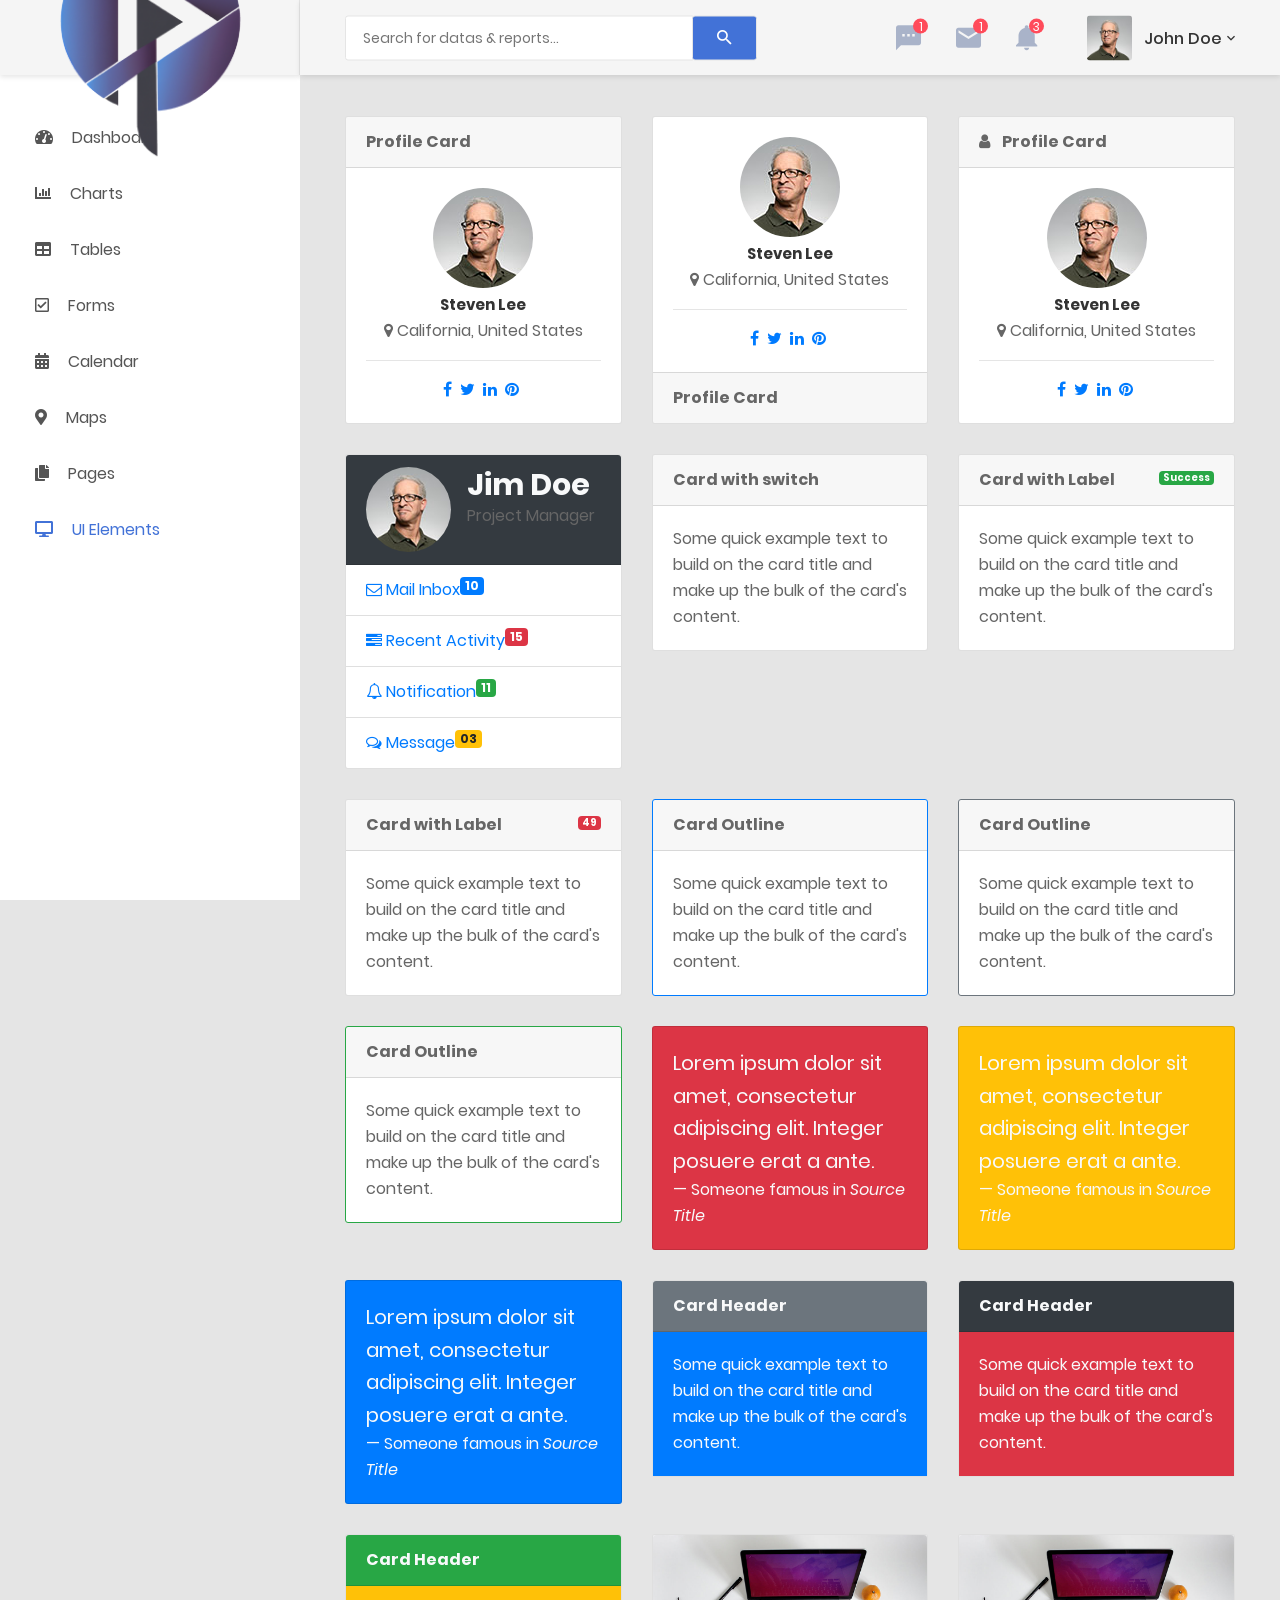
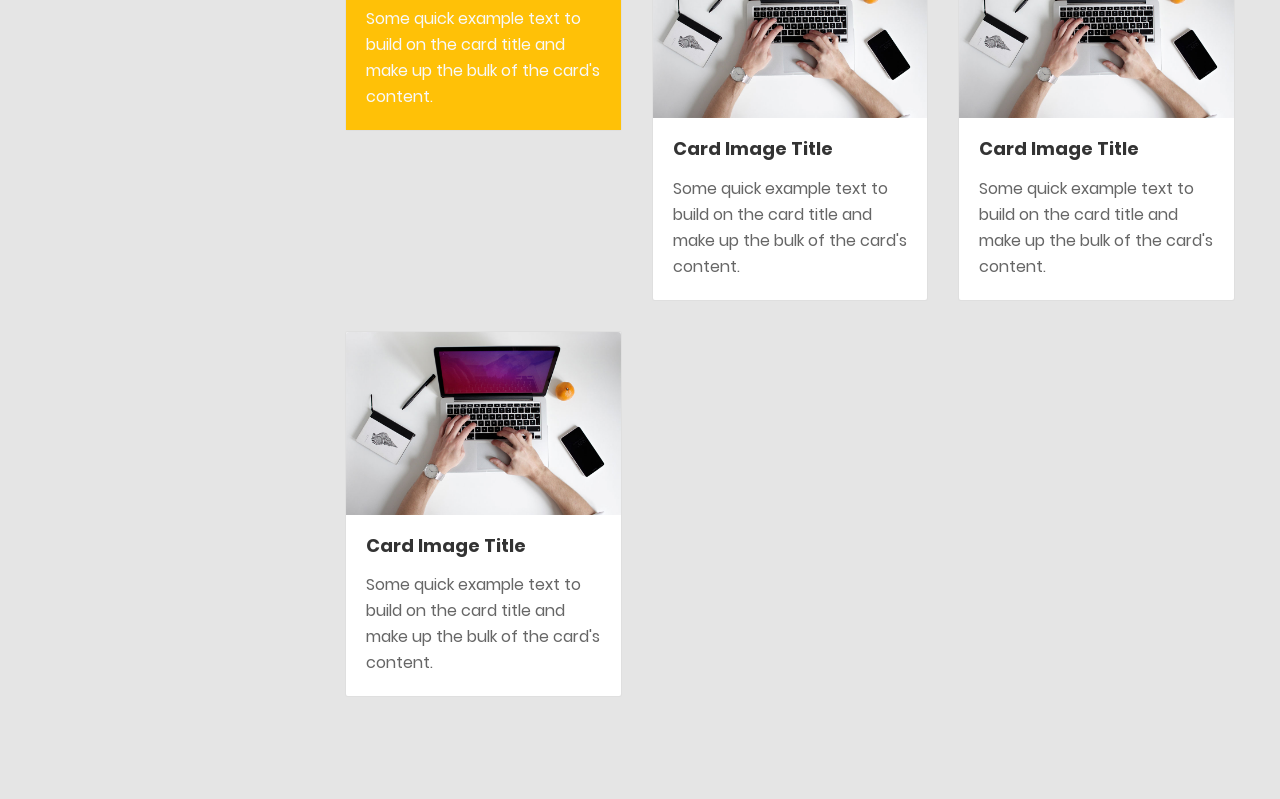
<file: frontend/front-test/CoolAdmin-master/card.html>
<!DOCTYPE html>
<html lang="en">

<head>
    <!-- Required meta tags-->
    <meta charset="UTF-8">
    <meta name="viewport" content="width=device-width, initial-scale=1, shrink-to-fit=no">
    <meta name="description" content="au theme template">
    <meta name="author" content="Hau Nguyen">
    <meta name="keywords" content="au theme template">

    <!-- Title Page-->
    <title>Card</title>

    <!-- Fontfaces CSS-->
    <link href="css/font-face.css" rel="stylesheet" media="all">
    <link href="vendor/font-awesome-5/css/fontawesome-all.min.css" rel="stylesheet" media="all">
    <link href="vendor/font-awesome-4.7/css/font-awesome.min.css" rel="stylesheet" media="all">
    <link href="vendor/mdi-font/css/material-design-iconic-font.min.css" rel="stylesheet" media="all">

    <!-- Bootstrap CSS-->
    <link href="vendor/bootstrap-4.1/bootstrap.min.css" rel="stylesheet" media="all">

    <!-- Vendor CSS-->
    <link href="vendor/animsition/animsition.min.css" rel="stylesheet" media="all">
    <link href="vendor/bootstrap-progressbar/bootstrap-progressbar-3.3.4.min.css" rel="stylesheet" media="all">
    <link href="vendor/wow/animate.css" rel="stylesheet" media="all">
    <link href="vendor/css-hamburgers/hamburgers.min.css" rel="stylesheet" media="all">
    <link href="vendor/slick/slick.css" rel="stylesheet" media="all">
    <link href="vendor/select2/select2.min.css" rel="stylesheet" media="all">
    <link href="vendor/perfect-scrollbar/perfect-scrollbar.css" rel="stylesheet" media="all">

    <!-- Main CSS-->
    <link href="css/theme.css" rel="stylesheet" media="all">

</head>

<body class="animsition">
    <div class="page-wrapper">
        <!-- HEADER MOBILE-->
        <header class="header-mobile d-block d-lg-none">
            <div class="header-mobile__bar">
                <div class="container-fluid">
                    <div class="header-mobile-inner">
                        <a class="logo" href="index.html">
                            <img src="images/icon/logo.png" alt="CoolAdmin" />
                        </a>
                        <button class="hamburger hamburger--slider" type="button">
                            <span class="hamburger-box">
                                <span class="hamburger-inner"></span>
                            </span>
                        </button>
                    </div>
                </div>
            </div>
            <nav class="navbar-mobile">
                <div class="container-fluid">
                    <ul class="navbar-mobile__list list-unstyled">
                        <li class="has-sub">
                            <a class="js-arrow" href="#">
                                <i class="fas fa-tachometer-alt"></i>Dashboard</a>
                            <ul class="navbar-mobile-sub__list list-unstyled js-sub-list">
                                <li>
                                    <a href="index.html">Dashboard 1</a>
                                </li>
                                <li>
                                    <a href="index2.html">Dashboard 2</a>
                                </li>
                                <li>
                                    <a href="index3.html">Dashboard 3</a>
                                </li>
                                <li>
                                    <a href="index4.html">Dashboard 4</a>
                                </li>
                            </ul>
                        </li>
                        <li>
                            <a href="chart.html">
                                <i class="fas fa-chart-bar"></i>Charts</a>
                        </li>
                        <li>
                            <a href="table.html">
                                <i class="fas fa-table"></i>Tables</a>
                        </li>
                        <li>
                            <a href="form.html">
                                <i class="far fa-check-square"></i>Forms</a>
                        </li>
                        <li>
                            <a href="calendar.html">
                                <i class="fas fa-calendar-alt"></i>Calendar</a>
                        </li>
                        <li>
                            <a href="map.html">
                                <i class="fas fa-map-marker-alt"></i>Maps</a>
                        </li>
                        <li class="has-sub">
                            <a class="js-arrow" href="#">
                                <i class="fas fa-copy"></i>Pages</a>
                            <ul class="navbar-mobile-sub__list list-unstyled js-sub-list">
                                <li>
                                    <a href="login.html">Login</a>
                                </li>
                                <li>
                                    <a href="register.html">Register</a>
                                </li>
                                <li>
                                    <a href="forget-pass.html">Forget Password</a>
                                </li>
                            </ul>
                        </li>
                        <li class="has-sub">
                            <a class="js-arrow" href="#">
                                <i class="fas fa-desktop"></i>UI Elements</a>
                            <ul class="navbar-mobile-sub__list list-unstyled js-sub-list">
                                <li>
                                    <a href="button.html">Button</a>
                                </li>
                                <li>
                                    <a href="badge.html">Badges</a>
                                </li>
                                <li>
                                    <a href="tab.html">Tabs</a>
                                </li>
                                <li>
                                    <a href="card.html">Cards</a>
                                </li>
                                <li>
                                    <a href="alert.html">Alerts</a>
                                </li>
                                <li>
                                    <a href="progress-bar.html">Progress Bars</a>
                                </li>
                                <li>
                                    <a href="modal.html">Modals</a>
                                </li>
                                <li>
                                    <a href="switch.html">Switchs</a>
                                </li>
                                <li>
                                    <a href="grid.html">Grids</a>
                                </li>
                                <li>
                                    <a href="fontawesome.html">Fontawesome Icon</a>
                                </li>
                                <li>
                                    <a href="typo.html">Typography</a>
                                </li>
                            </ul>
                        </li>
                    </ul>
                </div>
            </nav>
        </header>
        <!-- END HEADER MOBILE-->

        <!-- MENU SIDEBAR-->
        <aside class="menu-sidebar d-none d-lg-block">
            <div class="logo">
                <a href="#">
                    <img src="images/icon/logo.png" alt="Cool Admin" />
                </a>
            </div>
            <div class="menu-sidebar__content js-scrollbar1">
                <nav class="navbar-sidebar">
                    <ul class="list-unstyled navbar__list">
                        <li class="has-sub">
                            <a class="js-arrow" href="#">
                                <i class="fas fa-tachometer-alt"></i>Dashboard</a>
                            <ul class="list-unstyled navbar__sub-list js-sub-list">
                                <li>
                                    <a href="index.html">Dashboard 1</a>
                                </li>
                                <li>
                                    <a href="index2.html">Dashboard 2</a>
                                </li>
                                <li>
                                    <a href="index3.html">Dashboard 3</a>
                                </li>
                                <li>
                                    <a href="index4.html">Dashboard 4</a>
                                </li>
                            </ul>
                        </li>
                        <li>
                            <a href="chart.html">
                                <i class="fas fa-chart-bar"></i>Charts</a>
                        </li>
                        <li>
                            <a href="table.html">
                                <i class="fas fa-table"></i>Tables</a>
                        </li>
                        <li>
                            <a href="form.html">
                                <i class="far fa-check-square"></i>Forms</a>
                        </li>
                        <li>
                            <a href="calendar.html">
                                <i class="fas fa-calendar-alt"></i>Calendar</a>
                        </li>
                        <li>
                            <a href="map.html">
                                <i class="fas fa-map-marker-alt"></i>Maps</a>
                        </li>
                        <li class="has-sub">
                            <a class="js-arrow" href="#">
                                <i class="fas fa-copy"></i>Pages</a>
                            <ul class="list-unstyled navbar__sub-list js-sub-list">
                                <li>
                                    <a href="login.html">Login</a>
                                </li>
                                <li>
                                    <a href="register.html">Register</a>
                                </li>
                                <li>
                                    <a href="forget-pass.html">Forget Password</a>
                                </li>
                            </ul>
                        </li>
                        <li class="active has-sub">
                            <a class="js-arrow" href="#">
                                <i class="fas fa-desktop"></i>UI Elements</a>
                            <ul class="list-unstyled navbar__sub-list js-sub-list">
                                <li>
                                    <a href="button.html">Button</a>
                                </li>
                                <li>
                                    <a href="badge.html">Badges</a>
                                </li>
                                <li>
                                    <a href="tab.html">Tabs</a>
                                </li>
                                <li>
                                    <a href="card.html">Cards</a>
                                </li>
                                <li>
                                    <a href="alert.html">Alerts</a>
                                </li>
                                <li>
                                    <a href="progress-bar.html">Progress Bars</a>
                                </li>
                                <li>
                                    <a href="modal.html">Modals</a>
                                </li>
                                <li>
                                    <a href="switch.html">Switchs</a>
                                </li>
                                <li>
                                    <a href="grid.html">Grids</a>
                                </li>
                                <li>
                                    <a href="fontawesome.html">Fontawesome Icon</a>
                                </li>
                                <li>
                                    <a href="typo.html">Typography</a>
                                </li>
                            </ul>
                        </li>
                    </ul>
                </nav>
            </div>
        </aside>
        <!-- END MENU SIDEBAR-->

        <!-- PAGE CONTAINER-->
        <div class="page-container">
            <!-- HEADER DESKTOP-->
            <header class="header-desktop">
                <div class="section__content section__content--p30">
                    <div class="container-fluid">
                        <div class="header-wrap">
                            <form class="form-header" action="" method="POST">
                                <input class="au-input au-input--xl" type="text" name="search" placeholder="Search for datas &amp; reports..." />
                                <button class="au-btn--submit" type="submit">
                                    <i class="zmdi zmdi-search"></i>
                                </button>
                            </form>
                            <div class="header-button">
                                <div class="noti-wrap">
                                    <div class="noti__item js-item-menu">
                                        <i class="zmdi zmdi-comment-more"></i>
                                        <span class="quantity">1</span>
                                        <div class="mess-dropdown js-dropdown">
                                            <div class="mess__title">
                                                <p>You have 2 news message</p>
                                            </div>
                                            <div class="mess__item">
                                                <div class="image img-cir img-40">
                                                    <img src="images/icon/avatar-06.jpg" alt="Michelle Moreno" />
                                                </div>
                                                <div class="content">
                                                    <h6>Michelle Moreno</h6>
                                                    <p>Have sent a photo</p>
                                                    <span class="time">3 min ago</span>
                                                </div>
                                            </div>
                                            <div class="mess__item">
                                                <div class="image img-cir img-40">
                                                    <img src="images/icon/avatar-04.jpg" alt="Diane Myers" />
                                                </div>
                                                <div class="content">
                                                    <h6>Diane Myers</h6>
                                                    <p>You are now connected on message</p>
                                                    <span class="time">Yesterday</span>
                                                </div>
                                            </div>
                                            <div class="mess__footer">
                                                <a href="#">View all messages</a>
                                            </div>
                                        </div>
                                    </div>
                                    <div class="noti__item js-item-menu">
                                        <i class="zmdi zmdi-email"></i>
                                        <span class="quantity">1</span>
                                        <div class="email-dropdown js-dropdown">
                                            <div class="email__title">
                                                <p>You have 3 New Emails</p>
                                            </div>
                                            <div class="email__item">
                                                <div class="image img-cir img-40">
                                                    <img src="images/icon/avatar-06.jpg" alt="Cynthia Harvey" />
                                                </div>
                                                <div class="content">
                                                    <p>Meeting about new dashboard...</p>
                                                    <span>Cynthia Harvey, 3 min ago</span>
                                                </div>
                                            </div>
                                            <div class="email__item">
                                                <div class="image img-cir img-40">
                                                    <img src="images/icon/avatar-05.jpg" alt="Cynthia Harvey" />
                                                </div>
                                                <div class="content">
                                                    <p>Meeting about new dashboard...</p>
                                                    <span>Cynthia Harvey, Yesterday</span>
                                                </div>
                                            </div>
                                            <div class="email__item">
                                                <div class="image img-cir img-40">
                                                    <img src="images/icon/avatar-04.jpg" alt="Cynthia Harvey" />
                                                </div>
                                                <div class="content">
                                                    <p>Meeting about new dashboard...</p>
                                                    <span>Cynthia Harvey, April 12,,2018</span>
                                                </div>
                                            </div>
                                            <div class="email__footer">
                                                <a href="#">See all emails</a>
                                            </div>
                                        </div>
                                    </div>
                                    <div class="noti__item js-item-menu">
                                        <i class="zmdi zmdi-notifications"></i>
                                        <span class="quantity">3</span>
                                        <div class="notifi-dropdown js-dropdown">
                                            <div class="notifi__title">
                                                <p>You have 3 Notifications</p>
                                            </div>
                                            <div class="notifi__item">
                                                <div class="bg-c1 img-cir img-40">
                                                    <i class="zmdi zmdi-email-open"></i>
                                                </div>
                                                <div class="content">
                                                    <p>You got a email notification</p>
                                                    <span class="date">April 12, 2018 06:50</span>
                                                </div>
                                            </div>
                                            <div class="notifi__item">
                                                <div class="bg-c2 img-cir img-40">
                                                    <i class="zmdi zmdi-account-box"></i>
                                                </div>
                                                <div class="content">
                                                    <p>Your account has been blocked</p>
                                                    <span class="date">April 12, 2018 06:50</span>
                                                </div>
                                            </div>
                                            <div class="notifi__item">
                                                <div class="bg-c3 img-cir img-40">
                                                    <i class="zmdi zmdi-file-text"></i>
                                                </div>
                                                <div class="content">
                                                    <p>You got a new file</p>
                                                    <span class="date">April 12, 2018 06:50</span>
                                                </div>
                                            </div>
                                            <div class="notifi__footer">
                                                <a href="#">All notifications</a>
                                            </div>
                                        </div>
                                    </div>
                                </div>
                                <div class="account-wrap">
                                    <div class="account-item clearfix js-item-menu">
                                        <div class="image">
                                            <img src="images/icon/avatar-01.jpg" alt="John Doe" />
                                        </div>
                                        <div class="content">
                                            <a class="js-acc-btn" href="#">john doe</a>
                                        </div>
                                        <div class="account-dropdown js-dropdown">
                                            <div class="info clearfix">
                                                <div class="image">
                                                    <a href="#">
                                                        <img src="images/icon/avatar-01.jpg" alt="John Doe" />
                                                    </a>
                                                </div>
                                                <div class="content">
                                                    <h5 class="name">
                                                        <a href="#">john doe</a>
                                                    </h5>
                                                    <span class="email">johndoe@example.com</span>
                                                </div>
                                            </div>
                                            <div class="account-dropdown__body">
                                                <div class="account-dropdown__item">
                                                    <a href="#">
                                                        <i class="zmdi zmdi-account"></i>Account</a>
                                                </div>
                                                <div class="account-dropdown__item">
                                                    <a href="#">
                                                        <i class="zmdi zmdi-settings"></i>Setting</a>
                                                </div>
                                                <div class="account-dropdown__item">
                                                    <a href="#">
                                                        <i class="zmdi zmdi-money-box"></i>Billing</a>
                                                </div>
                                            </div>
                                            <div class="account-dropdown__footer">
                                                <a href="#">
                                                    <i class="zmdi zmdi-power"></i>Logout</a>
                                            </div>
                                        </div>
                                    </div>
                                </div>
                            </div>
                        </div>
                    </div>
                </div>
            </header>
            <!-- HEADER DESKTOP-->

            <!-- MAIN CONTENT-->
            <div class="main-content">
                <div class="section__content section__content--p30">
                    <div class="container-fluid">
                        <div class="row">
                            <div class="col-md-4">
                                <div class="card">
                                    <div class="card-header">
                                        <strong class="card-title mb-3">Profile Card</strong>
                                    </div>
                                    <div class="card-body">
                                        <div class="mx-auto d-block">
                                            <img class="rounded-circle mx-auto d-block" src="images/icon/avatar-01.jpg" alt="Card image cap">
                                            <h5 class="text-sm-center mt-2 mb-1">Steven Lee</h5>
                                            <div class="location text-sm-center">
                                                <i class="fa fa-map-marker"></i> California, United States</div>
                                        </div>
                                        <hr>
                                        <div class="card-text text-sm-center">
                                            <a href="#">
                                                <i class="fa fa-facebook pr-1"></i>
                                            </a>
                                            <a href="#">
                                                <i class="fa fa-twitter pr-1"></i>
                                            </a>
                                            <a href="#">
                                                <i class="fa fa-linkedin pr-1"></i>
                                            </a>
                                            <a href="#">
                                                <i class="fa fa-pinterest pr-1"></i>
                                            </a>
                                        </div>
                                    </div>
                                </div>
                            </div>


                            <div class="col-md-4">
                                <div class="card">
                                    <div class="card-body">
                                        <div class="mx-auto d-block">
                                            <img class="rounded-circle mx-auto d-block" src="images/icon/avatar-01.jpg" alt="Card image cap">
                                            <h5 class="text-sm-center mt-2 mb-1">Steven Lee</h5>
                                            <div class="location text-sm-center">
                                                <i class="fa fa-map-marker"></i> California, United States</div>
                                        </div>
                                        <hr>
                                        <div class="card-text text-sm-center">
                                            <a href="#">
                                                <i class="fa fa-facebook pr-1"></i>
                                            </a>
                                            <a href="#">
                                                <i class="fa fa-twitter pr-1"></i>
                                            </a>
                                            <a href="#">
                                                <i class="fa fa-linkedin pr-1"></i>
                                            </a>
                                            <a href="#">
                                                <i class="fa fa-pinterest pr-1"></i>
                                            </a>
                                        </div>
                                    </div>
                                    <div class="card-footer">
                                        <strong class="card-title mb-3">Profile Card</strong>
                                    </div>
                                </div>
                            </div>



                            <div class="col-md-4">
                                <div class="card">
                                    <div class="card-header">
                                        <i class="fa fa-user"></i>
                                        <strong class="card-title pl-2">Profile Card</strong>
                                    </div>
                                    <div class="card-body">
                                        <div class="mx-auto d-block">
                                            <img class="rounded-circle mx-auto d-block" src="images/icon/avatar-01.jpg" alt="Card image cap">
                                            <h5 class="text-sm-center mt-2 mb-1">Steven Lee</h5>
                                            <div class="location text-sm-center">
                                                <i class="fa fa-map-marker"></i> California, United States</div>
                                        </div>
                                        <hr>
                                        <div class="card-text text-sm-center">
                                            <a href="#">
                                                <i class="fa fa-facebook pr-1"></i>
                                            </a>
                                            <a href="#">
                                                <i class="fa fa-twitter pr-1"></i>
                                            </a>
                                            <a href="#">
                                                <i class="fa fa-linkedin pr-1"></i>
                                            </a>
                                            <a href="#">
                                                <i class="fa fa-pinterest pr-1"></i>
                                            </a>
                                        </div>
                                    </div>
                                </div>
                            </div>


                            <div class="col-md-4">
                                <aside class="profile-nav alt">
                                    <section class="card">
                                        <div class="card-header user-header alt bg-dark">
                                            <div class="media">
                                                <a href="#">
                                                    <img class="align-self-center rounded-circle mr-3" style="width:85px; height:85px;" alt="" src="images/icon/avatar-01.jpg">
                                                </a>
                                                <div class="media-body">
                                                    <h2 class="text-light display-6">Jim Doe</h2>
                                                    <p>Project Manager</p>
                                                </div>
                                            </div>
                                        </div>


                                        <ul class="list-group list-group-flush">
                                            <li class="list-group-item">
                                                <a href="#">
                                                    <i class="fa fa-envelope-o"></i> Mail Inbox
                                                    <span class="badge badge-primary pull-right">10</span>
                                                </a>
                                            </li>
                                            <li class="list-group-item">
                                                <a href="#">
                                                    <i class="fa fa-tasks"></i> Recent Activity
                                                    <span class="badge badge-danger pull-right">15</span>
                                                </a>
                                            </li>
                                            <li class="list-group-item">
                                                <a href="#">
                                                    <i class="fa fa-bell-o"></i> Notification
                                                    <span class="badge badge-success pull-right">11</span>
                                                </a>
                                            </li>
                                            <li class="list-group-item">
                                                <a href="#">
                                                    <i class="fa fa-comments-o"></i> Message
                                                    <span class="badge badge-warning pull-right r-activity">03</span>
                                                </a>
                                            </li>
                                        </ul>

                                    </section>
                                </aside>
                            </div>


                            <div class="col-md-4">
                                <div class="card">
                                    <div class="card-header">
                                        <strong class="card-title">Card with switch</strong>
                                    </div>
                                    <div class="card-body">
                                        <p class="card-text">Some quick example text to build on the card title and make up the bulk of the card's
                                            content.
                                        </p>
                                    </div>
                                </div>
                            </div>

                            <div class="col-md-4">
                                <div class="card">
                                    <div class="card-header">
                                        <strong class="card-title">Card with Label
                                            <small>
                                                <span class="badge badge-success float-right mt-1">Success</span>
                                            </small>
                                        </strong>
                                    </div>
                                    <div class="card-body">
                                        <p class="card-text">Some quick example text to build on the card title and make up the bulk of the card's
                                            content.
                                        </p>
                                    </div>
                                </div>
                            </div>

                            <div class="col-md-4">
                                <div class="card">
                                    <div class="card-header">
                                        <strong class="card-title">Card with Label
                                            <small>
                                                <span class="badge badge-danger float-right mt-1">49</span>
                                            </small>
                                        </strong>
                                    </div>
                                    <div class="card-body">
                                        <p class="card-text">Some quick example text to build on the card title and make up the bulk of the card's
                                            content.
                                        </p>
                                    </div>
                                </div>
                            </div>



                            <div class="col-md-4">
                                <div class="card border border-primary">
                                    <div class="card-header">
                                        <strong class="card-title">Card Outline</strong>
                                    </div>
                                    <div class="card-body">
                                        <p class="card-text">Some quick example text to build on the card title and make up the bulk of the card's
                                            content.
                                        </p>
                                    </div>
                                </div>
                            </div>


                            <div class="col-md-4">
                                <div class="card border border-secondary">
                                    <div class="card-header">
                                        <strong class="card-title">Card Outline</strong>
                                    </div>
                                    <div class="card-body">
                                        <p class="card-text">Some quick example text to build on the card title and make up the bulk of the card's
                                            content.
                                        </p>
                                    </div>
                                </div>
                            </div>


                            <div class="col-md-4">
                                <div class="card border border-success">
                                    <div class="card-header">
                                        <strong class="card-title">Card Outline</strong>
                                    </div>
                                    <div class="card-body">
                                        <p class="card-text">Some quick example text to build on the card title and make up the bulk of the card's
                                            content.
                                        </p>
                                    </div>
                                </div>
                            </div>



                            <div class="col-md-4">
                                <div class="card bg-danger">
                                    <div class="card-body">
                                        <blockquote class="blockquote mb-0">
                                            <p class="text-light">Lorem ipsum dolor sit amet, consectetur adipiscing elit. Integer posuere erat
                                                a ante.</p>
                                            <footer class="blockquote-footer text-light">Someone famous in
                                                <cite title="Source Title">Source Title</cite>
                                            </footer>
                                        </blockquote>
                                    </div>
                                </div>
                            </div>

                            <div class="col-md-4">
                                <div class="card bg-warning">
                                    <div class="card-body">
                                        <blockquote class="blockquote mb-0 text-light">
                                            <p class="text-light">Lorem ipsum dolor sit amet, consectetur adipiscing elit. Integer posuere erat
                                                a ante.</p>
                                            <footer class="blockquote-footer text-light">Someone famous in
                                                <cite title="Source Title">Source Title</cite>
                                            </footer>
                                        </blockquote>
                                    </div>
                                </div>
                            </div>

                            <div class="col-md-4">
                                <div class="card bg-primary">
                                    <div class="card-body">
                                        <blockquote class="blockquote mb-0 text-light">
                                            <p class="text-light">Lorem ipsum dolor sit amet, consectetur adipiscing elit. Integer posuere erat
                                                a ante.</p>
                                            <footer class="blockquote-footer text-light">Someone famous in
                                                <cite title="Source Title">Source Title</cite>
                                            </footer>
                                        </blockquote>
                                    </div>
                                </div>
                            </div>

                            <div class="col-md-4">
                                <div class="card">
                                    <div class="card-header bg-secondary">
                                        <strong class="card-title text-light">Card Header</strong>
                                    </div>
                                    <div class="card-body text-white bg-primary">
                                        <p class="card-text text-light">Some quick example text to build on the card title and make up the bulk of the card's
                                            content.
                                        </p>
                                    </div>
                                </div>
                            </div>
                            <div class="col-md-4">
                                <div class="card">
                                    <div class="card-header bg-dark">
                                        <strong class="card-title text-light">Card Header</strong>
                                    </div>
                                    <div class="card-body text-white bg-danger">
                                        <p class="card-text text-light">Some quick example text to build on the card title and make up the bulk of the card's
                                            content.
                                        </p>
                                    </div>
                                </div>
                            </div>
                            <div class="col-md-4">
                                <div class="card">
                                    <div class="card-header bg-success">
                                        <strong class="card-title text-light">Card Header</strong>
                                    </div>
                                    <div class="card-body text-white bg-warning">
                                        <p class="card-text text-light">Some quick example text to build on the card title and make up the bulk of the card's
                                            content.
                                        </p>
                                    </div>
                                </div>
                            </div>


                            <div class="col-md-4">
                                <div class="card">
                                    <img class="card-img-top" src="images/bg-title-01.jpg" alt="Card image cap">
                                    <div class="card-body">
                                        <h4 class="card-title mb-3">Card Image Title</h4>
                                        <p class="card-text">Some quick example text to build on the card title and make up the bulk of the card's
                                            content.
                                        </p>
                                    </div>
                                </div>
                            </div>
                            <div class="col-md-4">
                                <div class="card">
                                    <img class="card-img-top" src="images/bg-title-01.jpg" alt="Card image cap">
                                    <div class="card-body">
                                        <h4 class="card-title mb-3">Card Image Title</h4>
                                        <p class="card-text">Some quick example text to build on the card title and make up the bulk of the card's
                                            content.
                                        </p>
                                    </div>
                                </div>
                            </div>
                            <div class="col-md-4">
                                <div class="card">
                                    <img class="card-img-top" src="images/bg-title-01.jpg" alt="Card image cap">
                                    <div class="card-body">
                                        <h4 class="card-title mb-3">Card Image Title</h4>
                                        <p class="card-text">Some quick example text to build on the card title and make up the bulk of the card's
                                            content.
                                        </p>
                                    </div>
                                </div>
                            </div>
                        </div>
                    </div>
                </div>
            </div>
        </div>
        <!-- END PAGE CONTAINER-->

    </div>

    <!-- Jquery JS-->
    <script src="vendor/jquery-3.2.1.min.js"></script>
    <!-- Bootstrap JS-->
    <script src="vendor/bootstrap-4.1/popper.min.js"></script>
    <script src="vendor/bootstrap-4.1/bootstrap.min.js"></script>
    <!-- Vendor JS       -->
    <script src="vendor/slick/slick.min.js">
    </script>
    <script src="vendor/wow/wow.min.js"></script>
    <script src="vendor/animsition/animsition.min.js"></script>
    <script src="vendor/bootstrap-progressbar/bootstrap-progressbar.min.js">
    </script>
    <script src="vendor/counter-up/jquery.waypoints.min.js"></script>
    <script src="vendor/counter-up/jquery.counterup.min.js">
    </script>
    <script src="vendor/circle-progress/circle-progress.min.js"></script>
    <script src="vendor/perfect-scrollbar/perfect-scrollbar.js"></script>
    <script src="vendor/chartjs/Chart.bundle.min.js"></script>
    <script src="vendor/select2/select2.min.js">
    </script>

    <!-- Main JS-->
    <script src="js/main.js"></script>

</body>

</html>
<!-- end document-->
</file>
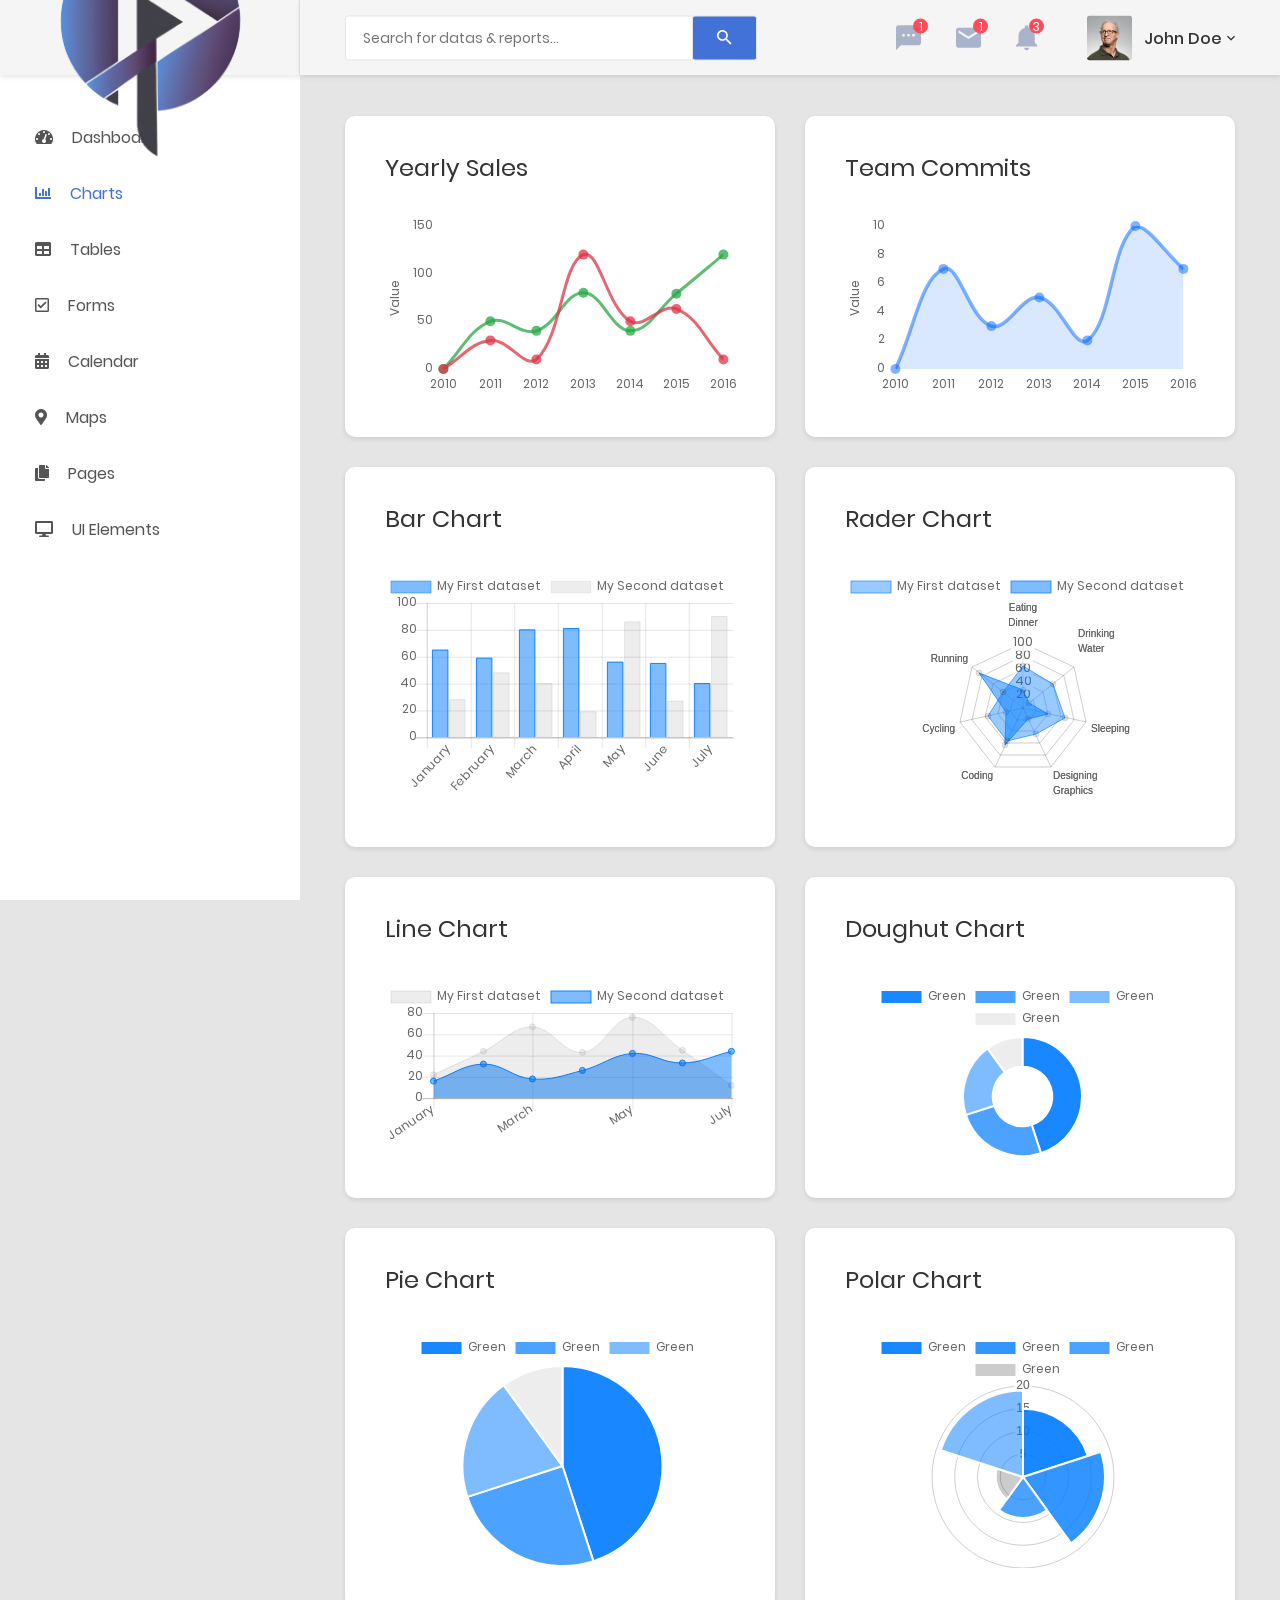
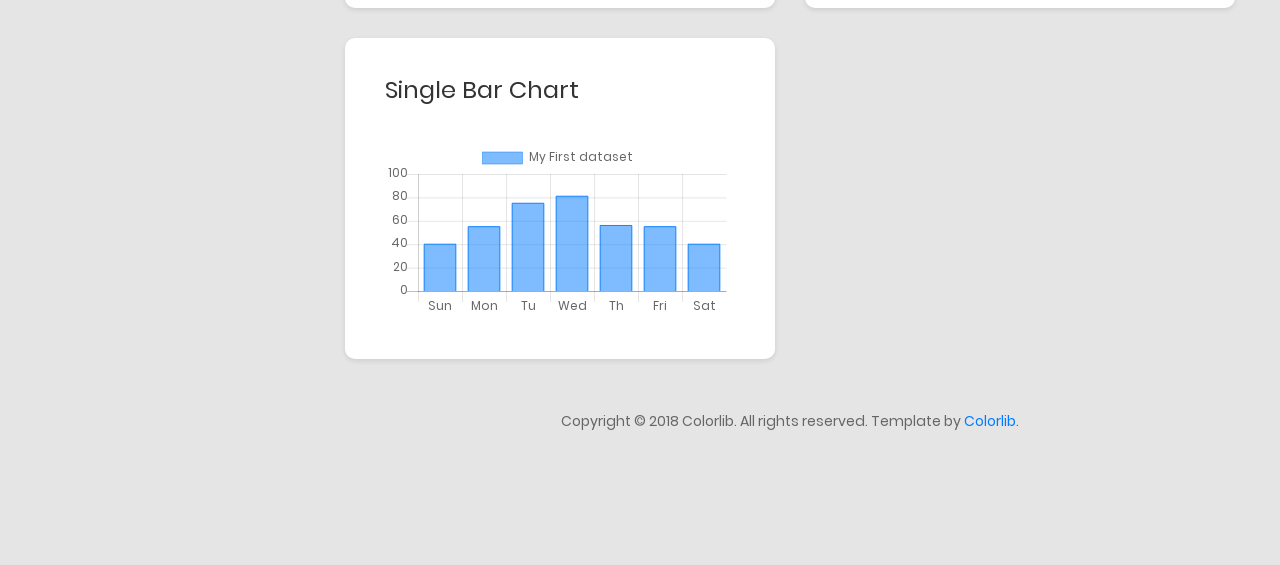
<file: frontend/front-test/CoolAdmin-master/chart.html>
<!DOCTYPE html>
<html lang="en">

<head>
    <!-- Required meta tags-->
    <meta charset="UTF-8">
    <meta name="viewport" content="width=device-width, initial-scale=1, shrink-to-fit=no">
    <meta name="description" content="au theme template">
    <meta name="author" content="Hau Nguyen">
    <meta name="keywords" content="au theme template">

    <!-- Title Page-->
    <title>Charts</title>

    <!-- Fontfaces CSS-->
    <link href="css/font-face.css" rel="stylesheet" media="all">
    <link href="vendor/font-awesome-4.7/css/font-awesome.min.css" rel="stylesheet" media="all">
    <link href="vendor/font-awesome-5/css/fontawesome-all.min.css" rel="stylesheet" media="all">
    <link href="vendor/mdi-font/css/material-design-iconic-font.min.css" rel="stylesheet" media="all">

    <!-- Bootstrap CSS-->
    <link href="vendor/bootstrap-4.1/bootstrap.min.css" rel="stylesheet" media="all">

    <!-- Vendor CSS-->
    <link href="vendor/animsition/animsition.min.css" rel="stylesheet" media="all">
    <link href="vendor/bootstrap-progressbar/bootstrap-progressbar-3.3.4.min.css" rel="stylesheet" media="all">
    <link href="vendor/wow/animate.css" rel="stylesheet" media="all">
    <link href="vendor/css-hamburgers/hamburgers.min.css" rel="stylesheet" media="all">
    <link href="vendor/slick/slick.css" rel="stylesheet" media="all">
    <link href="vendor/select2/select2.min.css" rel="stylesheet" media="all">
    <link href="vendor/perfect-scrollbar/perfect-scrollbar.css" rel="stylesheet" media="all">

    <!-- Main CSS-->
    <link href="css/theme.css" rel="stylesheet" media="all">

</head>

<body class="animsition">
    <div class="page-wrapper">
        <!-- HEADER MOBILE-->
        <header class="header-mobile d-block d-lg-none">
            <div class="header-mobile__bar">
                <div class="container-fluid">
                    <div class="header-mobile-inner">
                        <a class="logo" href="index.html">
                            <img src="images/icon/logo.png" alt="CoolAdmin" />
                        </a>
                        <button class="hamburger hamburger--slider" type="button">
                            <span class="hamburger-box">
                                <span class="hamburger-inner"></span>
                            </span>
                        </button>
                    </div>
                </div>
            </div>
            <nav class="navbar-mobile">
                <div class="container-fluid">
                    <ul class="navbar-mobile__list list-unstyled">
                        <li class="has-sub">
                            <a class="js-arrow" href="#">
                                <i class="fas fa-tachometer-alt"></i>Dashboard</a>
                            <ul class="navbar-mobile-sub__list list-unstyled js-sub-list">
                                <li>
                                    <a href="index.html">Dashboard 1</a>
                                </li>
                                <li>
                                    <a href="index2.html">Dashboard 2</a>
                                </li>
                                <li>
                                    <a href="index3.html">Dashboard 3</a>
                                </li>
                                <li>
                                    <a href="index4.html">Dashboard 4</a>
                                </li>
                            </ul>
                        </li>
                        <li>
                            <a href="chart.html">
                                <i class="fas fa-chart-bar"></i>Charts</a>
                        </li>
                        <li>
                            <a href="table.html">
                                <i class="fas fa-table"></i>Tables</a>
                        </li>
                        <li>
                            <a href="form.html">
                                <i class="far fa-check-square"></i>Forms</a>
                        </li>
                        <li>
                            <a href="calendar.html">
                                <i class="fas fa-calendar-alt"></i>Calendar</a>
                        </li>
                        <li>
                            <a href="map.html">
                                <i class="fas fa-map-marker-alt"></i>Maps</a>
                        </li>
                        <li class="has-sub">
                            <a class="js-arrow" href="#">
                                <i class="fas fa-copy"></i>Pages</a>
                            <ul class="navbar-mobile-sub__list list-unstyled js-sub-list">
                                <li>
                                    <a href="login.html">Login</a>
                                </li>
                                <li>
                                    <a href="register.html">Register</a>
                                </li>
                                <li>
                                    <a href="forget-pass.html">Forget Password</a>
                                </li>
                            </ul>
                        </li>
                        <li class="has-sub">
                            <a class="js-arrow" href="#">
                                <i class="fas fa-desktop"></i>UI Elements</a>
                            <ul class="navbar-mobile-sub__list list-unstyled js-sub-list">
                                <li>
                                    <a href="button.html">Button</a>
                                </li>
                                <li>
                                    <a href="badge.html">Badges</a>
                                </li>
                                <li>
                                    <a href="tab.html">Tabs</a>
                                </li>
                                <li>
                                    <a href="card.html">Cards</a>
                                </li>
                                <li>
                                    <a href="alert.html">Alerts</a>
                                </li>
                                <li>
                                    <a href="progress-bar.html">Progress Bars</a>
                                </li>
                                <li>
                                    <a href="modal.html">Modals</a>
                                </li>
                                <li>
                                    <a href="switch.html">Switchs</a>
                                </li>
                                <li>
                                    <a href="grid.html">Grids</a>
                                </li>
                                <li>
                                    <a href="fontawesome.html">Fontawesome Icon</a>
                                </li>
                                <li>
                                    <a href="typo.html">Typography</a>
                                </li>
                            </ul>
                        </li>
                    </ul>
                </div>
            </nav>
        </header>
        <!-- END HEADER MOBILE-->

        <!-- MENU SIDEBAR-->
        <aside class="menu-sidebar d-none d-lg-block">
            <div class="logo">
                <a href="#">
                    <img src="images/icon/logo.png" alt="Cool Admin" />
                </a>
            </div>
            <div class="menu-sidebar__content js-scrollbar1">
                <nav class="navbar-sidebar">
                    <ul class="list-unstyled navbar__list">
                        <li class="has-sub">
                            <a class="js-arrow" href="#">
                                <i class="fas fa-tachometer-alt"></i>Dashboard</a>
                            <ul class="list-unstyled navbar__sub-list js-sub-list">
                                <li>
                                    <a href="index.html">Dashboard 1</a>
                                </li>
                                <li>
                                    <a href="index2.html">Dashboard 2</a>
                                </li>
                                <li>
                                    <a href="index3.html">Dashboard 3</a>
                                </li>
                                <li>
                                    <a href="index4.html">Dashboard 4</a>
                                </li>
                            </ul>
                        </li>
                        <li class="active">
                            <a href="chart.html">
                                <i class="fas fa-chart-bar"></i>Charts</a>
                        </li>
                        <li>
                            <a href="table.html">
                                <i class="fas fa-table"></i>Tables</a>
                        </li>
                        <li>
                            <a href="form.html">
                                <i class="far fa-check-square"></i>Forms</a>
                        </li>
                        <li>
                            <a href="calendar.html">
                                <i class="fas fa-calendar-alt"></i>Calendar</a>
                        </li>
                        <li>
                            <a href="map.html">
                                <i class="fas fa-map-marker-alt"></i>Maps</a>
                        </li>
                        <li class="has-sub">
                            <a class="js-arrow" href="#">
                                <i class="fas fa-copy"></i>Pages</a>
                            <ul class="list-unstyled navbar__sub-list js-sub-list">
                                <li>
                                    <a href="login.html">Login</a>
                                </li>
                                <li>
                                    <a href="register.html">Register</a>
                                </li>
                                <li>
                                    <a href="forget-pass.html">Forget Password</a>
                                </li>
                            </ul>
                        </li>
                        <li class="has-sub">
                            <a class="js-arrow" href="#">
                                <i class="fas fa-desktop"></i>UI Elements</a>
                            <ul class="list-unstyled navbar__sub-list js-sub-list">
                                <li>
                                    <a href="button.html">Button</a>
                                </li>
                                <li>
                                    <a href="badge.html">Badges</a>
                                </li>
                                <li>
                                    <a href="tab.html">Tabs</a>
                                </li>
                                <li>
                                    <a href="card.html">Cards</a>
                                </li>
                                <li>
                                    <a href="alert.html">Alerts</a>
                                </li>
                                <li>
                                    <a href="progress-bar.html">Progress Bars</a>
                                </li>
                                <li>
                                    <a href="modal.html">Modals</a>
                                </li>
                                <li>
                                    <a href="switch.html">Switchs</a>
                                </li>
                                <li>
                                    <a href="grid.html">Grids</a>
                                </li>
                                <li>
                                    <a href="fontawesome.html">Fontawesome Icon</a>
                                </li>
                                <li>
                                    <a href="typo.html">Typography</a>
                                </li>
                            </ul>
                        </li>
                    </ul>
                </nav>
            </div>
        </aside>
        <!-- END MENU SIDEBAR-->

        <!-- PAGE CONTAINER-->
        <div class="page-container">
            <!-- HEADER DESKTOP-->
            <header class="header-desktop">
                <div class="section__content section__content--p30">
                    <div class="container-fluid">
                        <div class="header-wrap">
                            <form class="form-header" action="" method="POST">
                                <input class="au-input au-input--xl" type="text" name="search" placeholder="Search for datas &amp; reports..." />
                                <button class="au-btn--submit" type="submit">
                                    <i class="zmdi zmdi-search"></i>
                                </button>
                            </form>
                            <div class="header-button">
                                <div class="noti-wrap">
                                    <div class="noti__item js-item-menu">
                                        <i class="zmdi zmdi-comment-more"></i>
                                        <span class="quantity">1</span>
                                        <div class="mess-dropdown js-dropdown">
                                            <div class="mess__title">
                                                <p>You have 2 news message</p>
                                            </div>
                                            <div class="mess__item">
                                                <div class="image img-cir img-40">
                                                    <img src="images/icon/avatar-06.jpg" alt="Michelle Moreno" />
                                                </div>
                                                <div class="content">
                                                    <h6>Michelle Moreno</h6>
                                                    <p>Have sent a photo</p>
                                                    <span class="time">3 min ago</span>
                                                </div>
                                            </div>
                                            <div class="mess__item">
                                                <div class="image img-cir img-40">
                                                    <img src="images/icon/avatar-04.jpg" alt="Diane Myers" />
                                                </div>
                                                <div class="content">
                                                    <h6>Diane Myers</h6>
                                                    <p>You are now connected on message</p>
                                                    <span class="time">Yesterday</span>
                                                </div>
                                            </div>
                                            <div class="mess__footer">
                                                <a href="#">View all messages</a>
                                            </div>
                                        </div>
                                    </div>
                                    <div class="noti__item js-item-menu">
                                        <i class="zmdi zmdi-email"></i>
                                        <span class="quantity">1</span>
                                        <div class="email-dropdown js-dropdown">
                                            <div class="email__title">
                                                <p>You have 3 New Emails</p>
                                            </div>
                                            <div class="email__item">
                                                <div class="image img-cir img-40">
                                                    <img src="images/icon/avatar-06.jpg" alt="Cynthia Harvey" />
                                                </div>
                                                <div class="content">
                                                    <p>Meeting about new dashboard...</p>
                                                    <span>Cynthia Harvey, 3 min ago</span>
                                                </div>
                                            </div>
                                            <div class="email__item">
                                                <div class="image img-cir img-40">
                                                    <img src="images/icon/avatar-05.jpg" alt="Cynthia Harvey" />
                                                </div>
                                                <div class="content">
                                                    <p>Meeting about new dashboard...</p>
                                                    <span>Cynthia Harvey, Yesterday</span>
                                                </div>
                                            </div>
                                            <div class="email__item">
                                                <div class="image img-cir img-40">
                                                    <img src="images/icon/avatar-04.jpg" alt="Cynthia Harvey" />
                                                </div>
                                                <div class="content">
                                                    <p>Meeting about new dashboard...</p>
                                                    <span>Cynthia Harvey, April 12,,2018</span>
                                                </div>
                                            </div>
                                            <div class="email__footer">
                                                <a href="#">See all emails</a>
                                            </div>
                                        </div>
                                    </div>
                                    <div class="noti__item js-item-menu">
                                        <i class="zmdi zmdi-notifications"></i>
                                        <span class="quantity">3</span>
                                        <div class="notifi-dropdown js-dropdown">
                                            <div class="notifi__title">
                                                <p>You have 3 Notifications</p>
                                            </div>
                                            <div class="notifi__item">
                                                <div class="bg-c1 img-cir img-40">
                                                    <i class="zmdi zmdi-email-open"></i>
                                                </div>
                                                <div class="content">
                                                    <p>You got a email notification</p>
                                                    <span class="date">April 12, 2018 06:50</span>
                                                </div>
                                            </div>
                                            <div class="notifi__item">
                                                <div class="bg-c2 img-cir img-40">
                                                    <i class="zmdi zmdi-account-box"></i>
                                                </div>
                                                <div class="content">
                                                    <p>Your account has been blocked</p>
                                                    <span class="date">April 12, 2018 06:50</span>
                                                </div>
                                            </div>
                                            <div class="notifi__item">
                                                <div class="bg-c3 img-cir img-40">
                                                    <i class="zmdi zmdi-file-text"></i>
                                                </div>
                                                <div class="content">
                                                    <p>You got a new file</p>
                                                    <span class="date">April 12, 2018 06:50</span>
                                                </div>
                                            </div>
                                            <div class="notifi__footer">
                                                <a href="#">All notifications</a>
                                            </div>
                                        </div>
                                    </div>
                                </div>
                                <div class="account-wrap">
                                    <div class="account-item clearfix js-item-menu">
                                        <div class="image">
                                            <img src="images/icon/avatar-01.jpg" alt="John Doe" />
                                        </div>
                                        <div class="content">
                                            <a class="js-acc-btn" href="#">john doe</a>
                                        </div>
                                        <div class="account-dropdown js-dropdown">
                                            <div class="info clearfix">
                                                <div class="image">
                                                    <a href="#">
                                                        <img src="images/icon/avatar-01.jpg" alt="John Doe" />
                                                    </a>
                                                </div>
                                                <div class="content">
                                                    <h5 class="name">
                                                        <a href="#">john doe</a>
                                                    </h5>
                                                    <span class="email">johndoe@example.com</span>
                                                </div>
                                            </div>
                                            <div class="account-dropdown__body">
                                                <div class="account-dropdown__item">
                                                    <a href="#">
                                                        <i class="zmdi zmdi-account"></i>Account</a>
                                                </div>
                                                <div class="account-dropdown__item">
                                                    <a href="#">
                                                        <i class="zmdi zmdi-settings"></i>Setting</a>
                                                </div>
                                                <div class="account-dropdown__item">
                                                    <a href="#">
                                                        <i class="zmdi zmdi-money-box"></i>Billing</a>
                                                </div>
                                            </div>
                                            <div class="account-dropdown__footer">
                                                <a href="#">
                                                    <i class="zmdi zmdi-power"></i>Logout</a>
                                            </div>
                                        </div>
                                    </div>
                                </div>
                            </div>
                        </div>
                    </div>
                </div>
            </header>
            <!-- END HEADER DESKTOP-->

            <!-- MAIN CONTENT-->
            <div class="main-content">
                <div class="section__content section__content--p30">
                    <div class="container-fluid">
                        <div class="row">
                            <div class="col-lg-6">
                                <div class="au-card m-b-30">
                                    <div class="au-card-inner">
                                        <h3 class="title-2 m-b-40">Yearly Sales</h3>
                                        <canvas id="sales-chart"></canvas>
                                    </div>
                                </div>
                            </div>
                            <div class="col-lg-6">
                                <div class="au-card m-b-30">
                                    <div class="au-card-inner">
                                        <h3 class="title-2 m-b-40">Team Commits</h3>
                                        <canvas id="team-chart"></canvas>
                                    </div>
                                </div>
                            </div>
                            <div class="col-lg-6">
                                <div class="au-card m-b-30">
                                    <div class="au-card-inner">
                                        <h3 class="title-2 m-b-40">Bar chart</h3>
                                        <canvas id="barChart"></canvas>
                                    </div>
                                </div>
                            </div>
                            <div class="col-lg-6">
                                <div class="au-card m-b-30">
                                    <div class="au-card-inner">
                                        <h3 class="title-2 m-b-40">Rader chart</h3>
                                        <canvas id="radarChart"></canvas>
                                    </div>
                                </div>
                            </div>
                            <div class="col-lg-6">
                                <div class="au-card m-b-30">
                                    <div class="au-card-inner">
                                        <h3 class="title-2 m-b-40">Line Chart</h3>
                                        <canvas id="lineChart"></canvas>
                                    </div>
                                </div>
                            </div>
                            <div class="col-lg-6">
                                <div class="au-card m-b-30">
                                    <div class="au-card-inner">
                                        <h3 class="title-2 m-b-40">Doughut Chart</h3>
                                        <canvas id="doughutChart"></canvas>
                                    </div>
                                </div>
                            </div>
                            <div class="col-lg-6">
                                <div class="au-card m-b-30">
                                    <div class="au-card-inner">
                                        <h3 class="title-2 m-b-40">Pie Chart</h3>
                                        <canvas id="pieChart"></canvas>
                                    </div>
                                </div>
                            </div>
                            <div class="col-lg-6">
                                <div class="au-card m-b-30">
                                    <div class="au-card-inner">
                                        <h3 class="title-2 m-b-40">Polar Chart</h3>
                                        <canvas id="polarChart"></canvas>
                                    </div>
                                </div>
                            </div>
                            <div class="col-lg-6">
                                <div class="au-card m-b-30">
                                    <div class="au-card-inner">
                                        <h3 class="title-2 m-b-40">Single Bar Chart</h3>
                                        <canvas id="singelBarChart"></canvas>
                                    </div>
                                </div>
                            </div>
                        </div>
                        <div class="row">
                            <div class="col-md-12">
                                <div class="copyright">
                                    <p>Copyright © 2018 Colorlib. All rights reserved. Template by <a href="https://colorlib.com">Colorlib</a>.</p>
                                </div>
                            </div>
                        </div>
                    </div>
                </div>
            </div>
            <!-- END MAIN CONTENT-->
        </div>
        <!-- END PAGE CONTAINER-->

    </div>

    <!-- Jquery JS-->
    <script src="vendor/jquery-3.2.1.min.js"></script>
    <!-- Bootstrap JS-->
    <script src="vendor/bootstrap-4.1/popper.min.js"></script>
    <script src="vendor/bootstrap-4.1/bootstrap.min.js"></script>
    <!-- Vendor JS       -->
    <script src="vendor/slick/slick.min.js">
    </script>
    <script src="vendor/wow/wow.min.js"></script>
    <script src="vendor/animsition/animsition.min.js"></script>
    <script src="vendor/bootstrap-progressbar/bootstrap-progressbar.min.js">
    </script>
    <script src="vendor/counter-up/jquery.waypoints.min.js"></script>
    <script src="vendor/counter-up/jquery.counterup.min.js">
    </script>
    <script src="vendor/circle-progress/circle-progress.min.js"></script>
    <script src="vendor/perfect-scrollbar/perfect-scrollbar.js"></script>
    <script src="vendor/chartjs/Chart.bundle.min.js"></script>
    <script src="vendor/select2/select2.min.js">
    </script>

    <!-- Main JS-->
    <script src="js/main.js"></script>

</body>

</html>
<!-- end document-->
</file>
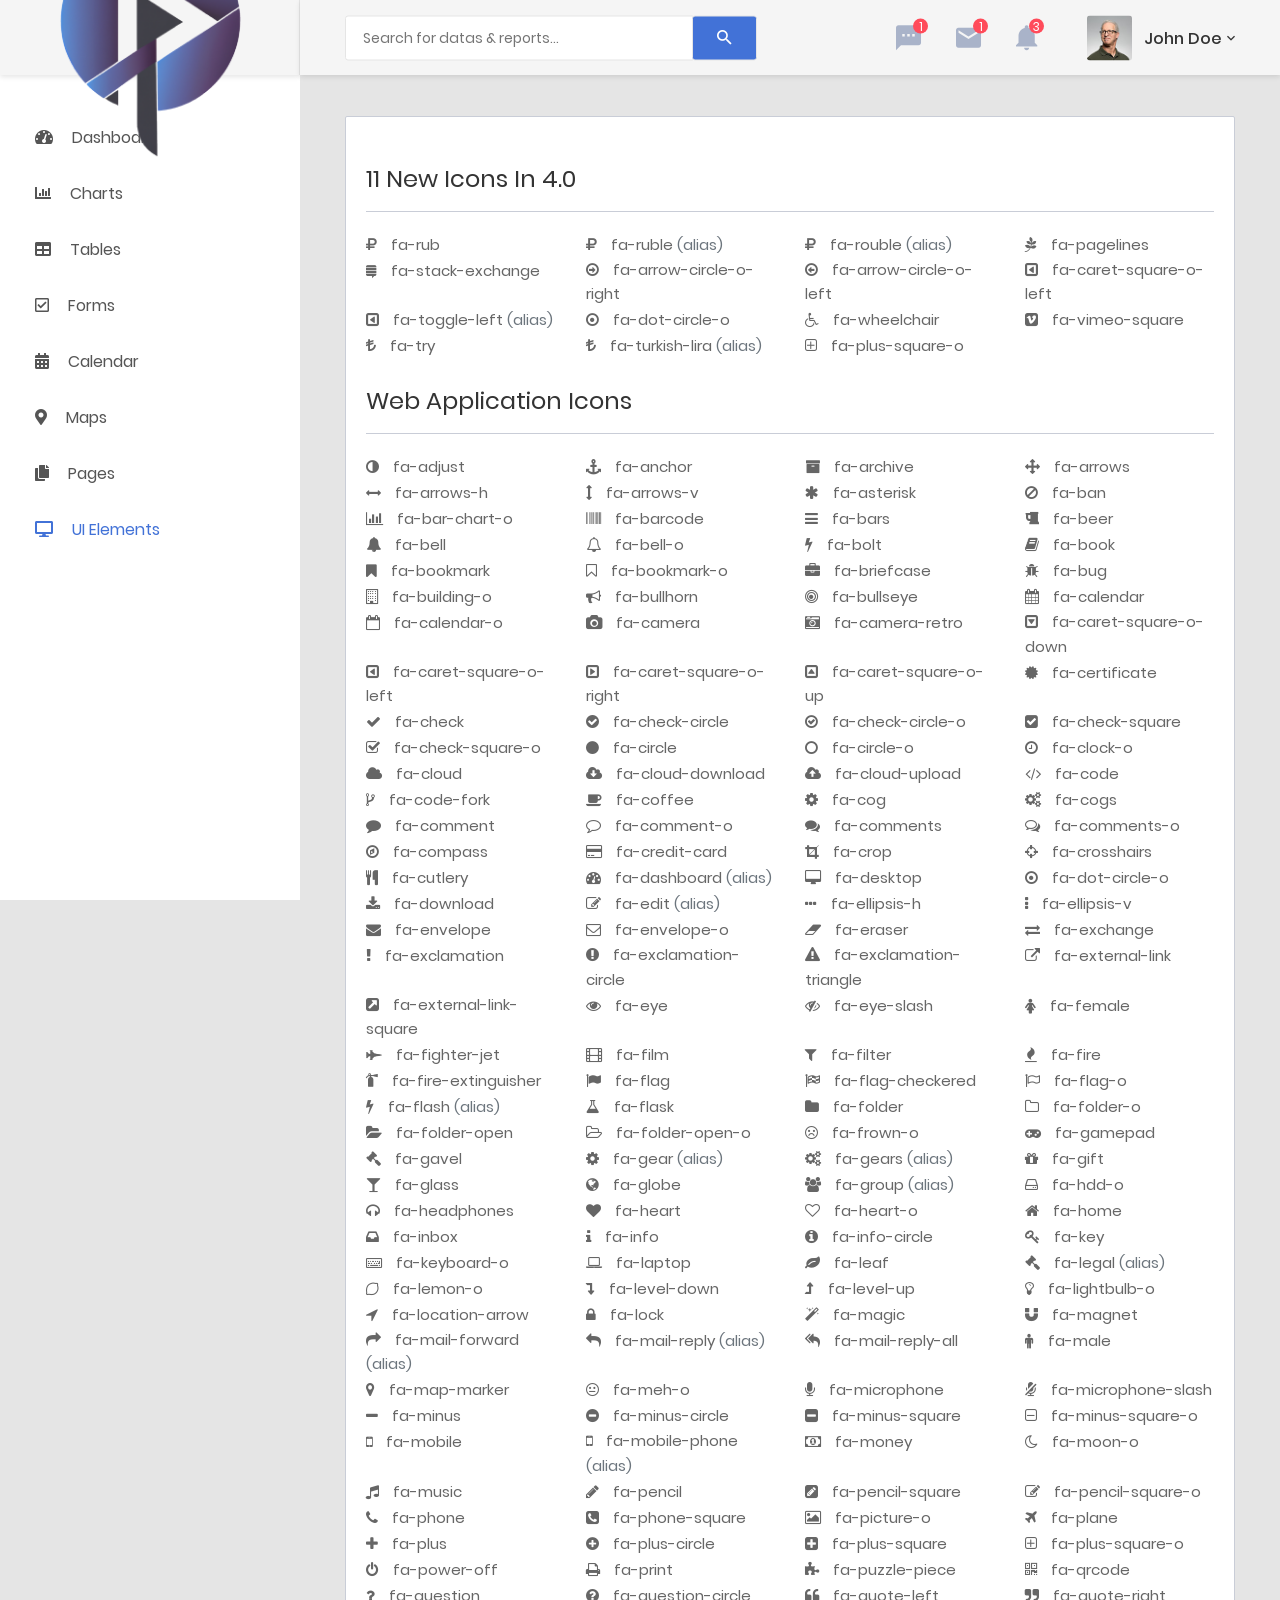
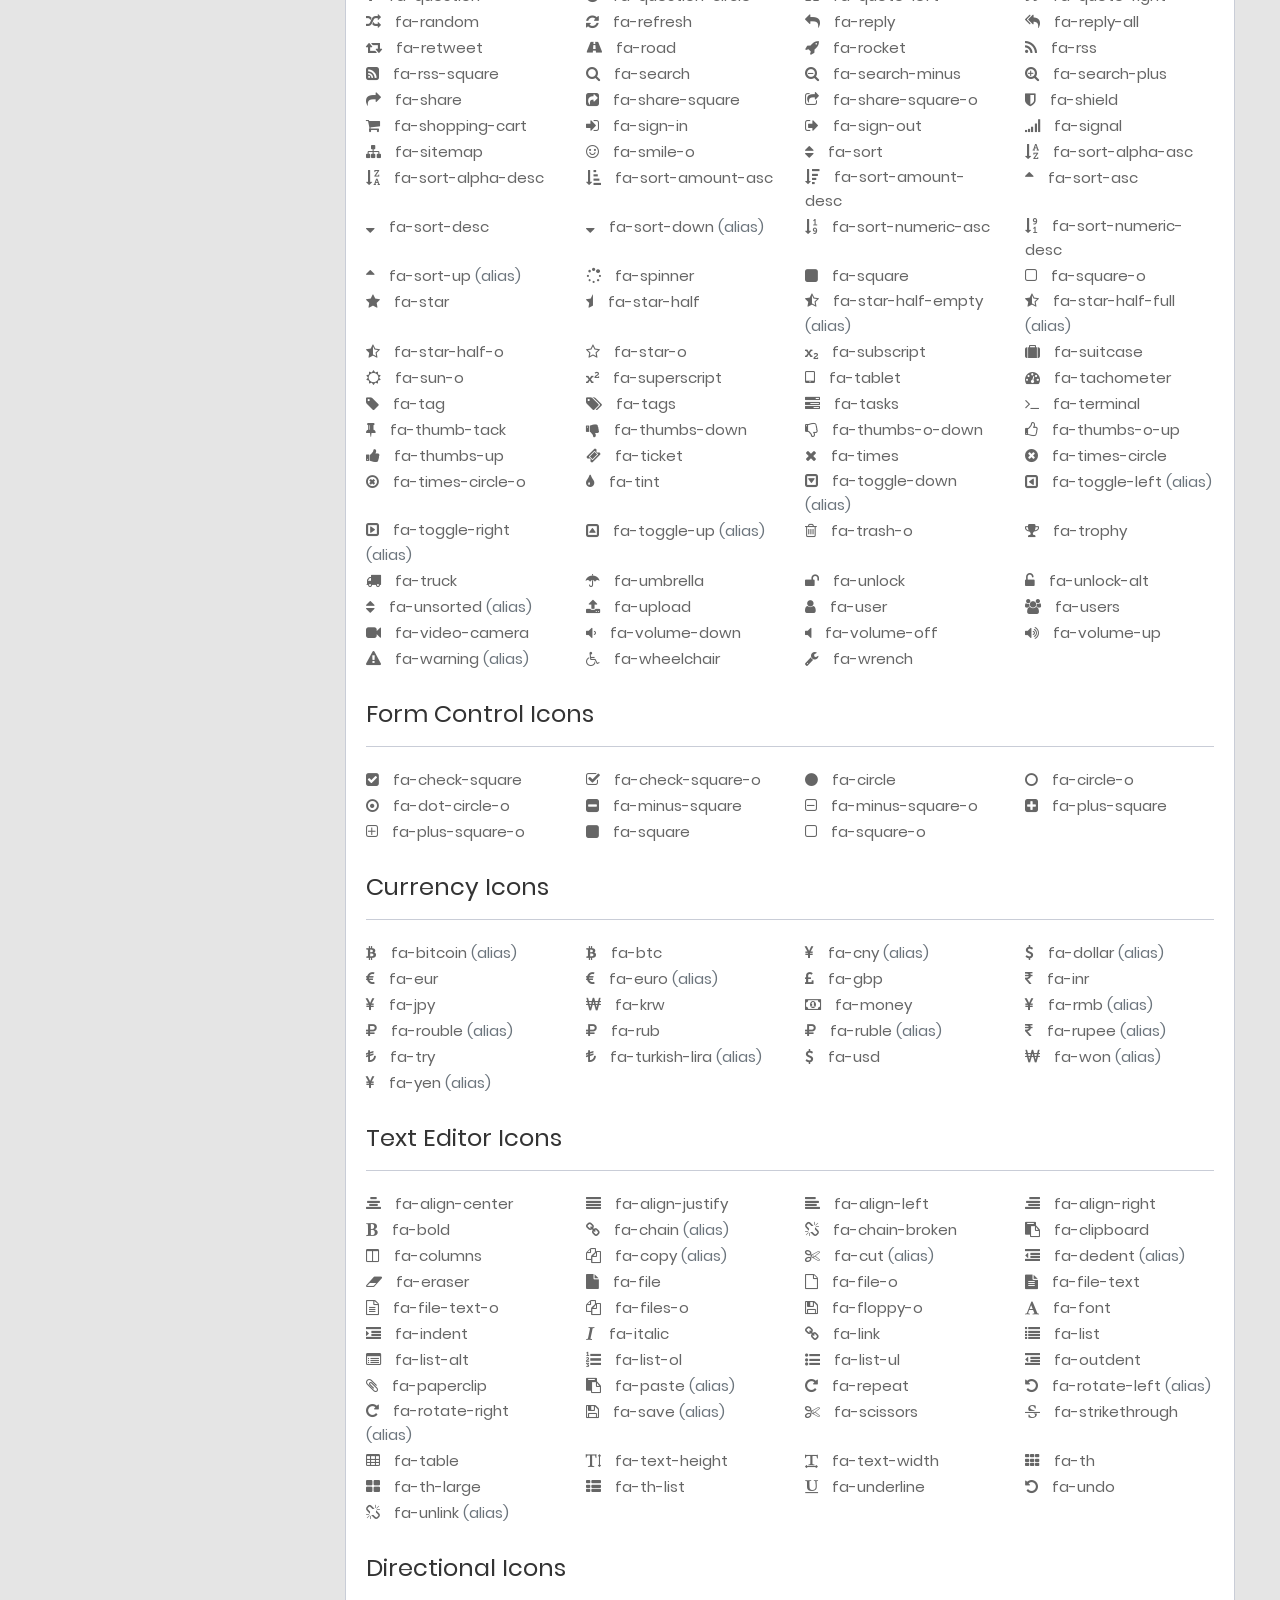
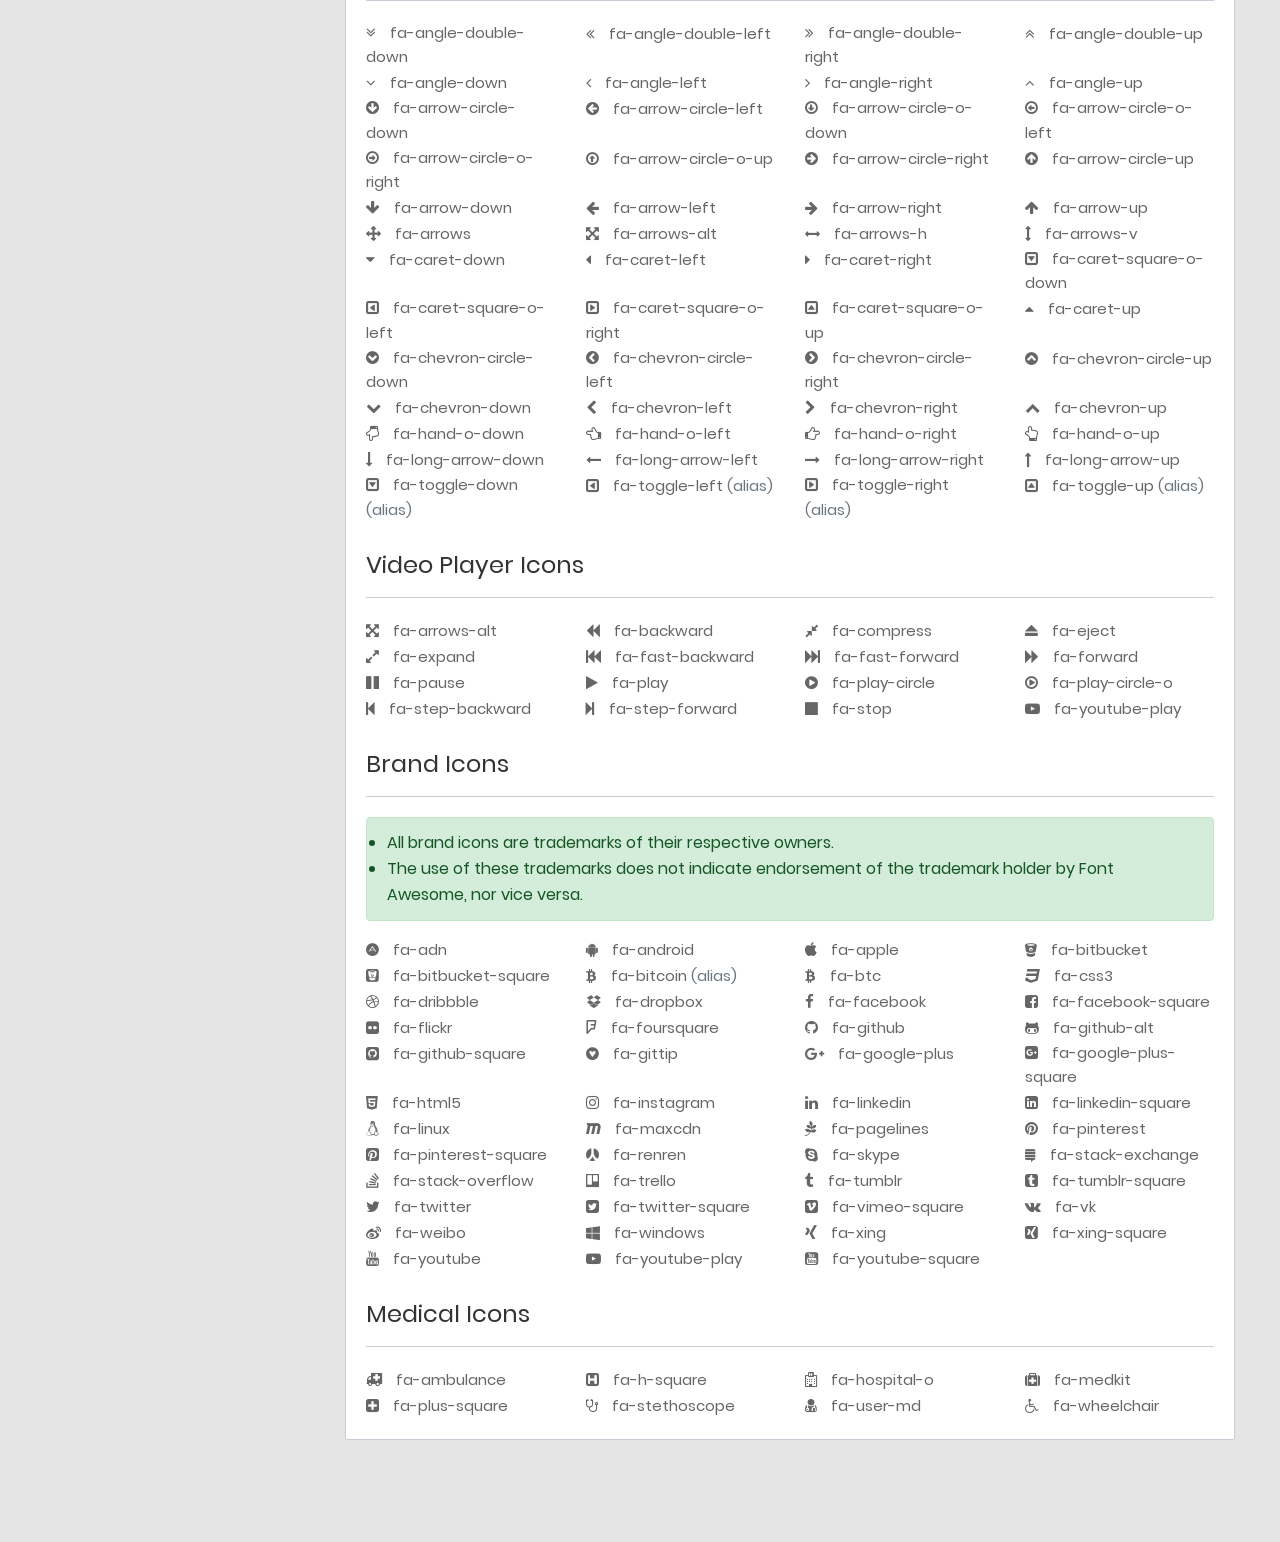
<file: frontend/front-test/CoolAdmin-master/fontawesome.html>
<!DOCTYPE html>
<html lang="en">

<head>
    <!-- Required meta tags-->
    <meta charset="UTF-8">
    <meta name="viewport" content="width=device-width, initial-scale=1, shrink-to-fit=no">
    <meta name="description" content="au theme template">
    <meta name="author" content="Hau Nguyen">
    <meta name="keywords" content="au theme template">

    <!-- Title Page-->
    <title>Font Awesome</title>

    <!-- Fontfaces CSS-->
    <link href="css/font-face.css" rel="stylesheet" media="all">
    <link href="vendor/font-awesome-5/css/fontawesome-all.min.css" rel="stylesheet" media="all">
    <link href="vendor/font-awesome-4.7/css/font-awesome.min.css" rel="stylesheet" media="all">
    <link href="vendor/mdi-font/css/material-design-iconic-font.min.css" rel="stylesheet" media="all">

    <!-- Bootstrap CSS-->
    <link href="vendor/bootstrap-4.1/bootstrap.min.css" rel="stylesheet" media="all">

    <!-- Vendor CSS-->
    <link href="vendor/animsition/animsition.min.css" rel="stylesheet" media="all">
    <link href="vendor/bootstrap-progressbar/bootstrap-progressbar-3.3.4.min.css" rel="stylesheet" media="all">
    <link href="vendor/wow/animate.css" rel="stylesheet" media="all">
    <link href="vendor/css-hamburgers/hamburgers.min.css" rel="stylesheet" media="all">
    <link href="vendor/slick/slick.css" rel="stylesheet" media="all">
    <link href="vendor/select2/select2.min.css" rel="stylesheet" media="all">
    <link href="vendor/perfect-scrollbar/perfect-scrollbar.css" rel="stylesheet" media="all">

    <!-- Main CSS-->
    <link href="css/theme.css" rel="stylesheet" media="all">

</head>

<body class="animsition">
    <div class="page-wrapper">
        <!-- HEADER MOBILE-->
        <header class="header-mobile d-block d-lg-none">
            <div class="header-mobile__bar">
                <div class="container-fluid">
                    <div class="header-mobile-inner">
                        <a class="logo" href="index.html">
                            <img src="images/icon/logo.png" alt="CoolAdmin" />
                        </a>
                        <button class="hamburger hamburger--slider" type="button">
                            <span class="hamburger-box">
                                <span class="hamburger-inner"></span>
                            </span>
                        </button>
                    </div>
                </div>
            </div>
            <nav class="navbar-mobile">
                <div class="container-fluid">
                    <ul class="navbar-mobile__list list-unstyled">
                        <li class="has-sub">
                            <a class="js-arrow" href="#">
                                <i class="fas fa-tachometer-alt"></i>Dashboard</a>
                            <ul class="navbar-mobile-sub__list list-unstyled js-sub-list">
                                <li>
                                    <a href="index.html">Dashboard 1</a>
                                </li>
                                <li>
                                    <a href="index2.html">Dashboard 2</a>
                                </li>
                                <li>
                                    <a href="index3.html">Dashboard 3</a>
                                </li>
                                <li>
                                    <a href="index4.html">Dashboard 4</a>
                                </li>
                            </ul>
                        </li>
                        <li>
                            <a href="chart.html">
                                <i class="fas fa-chart-bar"></i>Charts</a>
                        </li>
                        <li>
                            <a href="table.html">
                                <i class="fas fa-table"></i>Tables</a>
                        </li>
                        <li>
                            <a href="form.html">
                                <i class="far fa-check-square"></i>Forms</a>
                        </li>
                        <li>
                            <a href="calendar.html">
                                <i class="fas fa-calendar-alt"></i>Calendar</a>
                        </li>
                        <li>
                            <a href="map.html">
                                <i class="fas fa-map-marker-alt"></i>Maps</a>
                        </li>
                        <li class="has-sub">
                            <a class="js-arrow" href="#">
                                <i class="fas fa-copy"></i>Pages</a>
                            <ul class="navbar-mobile-sub__list list-unstyled js-sub-list">
                                <li>
                                    <a href="login.html">Login</a>
                                </li>
                                <li>
                                    <a href="register.html">Register</a>
                                </li>
                                <li>
                                    <a href="forget-pass.html">Forget Password</a>
                                </li>
                            </ul>
                        </li>
                        <li class="has-sub">
                            <a class="js-arrow" href="#">
                                <i class="fas fa-desktop"></i>UI Elements</a>
                            <ul class="navbar-mobile-sub__list list-unstyled js-sub-list">
                                <li>
                                    <a href="button.html">Button</a>
                                </li>
                                <li>
                                    <a href="badge.html">Badges</a>
                                </li>
                                <li>
                                    <a href="tab.html">Tabs</a>
                                </li>
                                <li>
                                    <a href="card.html">Cards</a>
                                </li>
                                <li>
                                    <a href="alert.html">Alerts</a>
                                </li>
                                <li>
                                    <a href="progress-bar.html">Progress Bars</a>
                                </li>
                                <li>
                                    <a href="modal.html">Modals</a>
                                </li>
                                <li>
                                    <a href="switch.html">Switchs</a>
                                </li>
                                <li>
                                    <a href="grid.html">Grids</a>
                                </li>
                                <li>
                                    <a href="fontawesome.html">Fontawesome Icon</a>
                                </li>
                                <li>
                                    <a href="typo.html">Typography</a>
                                </li>
                            </ul>
                        </li>
                    </ul>
                </div>
            </nav>
        </header>
        <!-- END HEADER MOBILE-->

        <!-- MENU SIDEBAR-->
        <aside class="menu-sidebar d-none d-lg-block">
            <div class="logo">
                <a href="#">
                    <img src="images/icon/logo.png" alt="Cool Admin" />
                </a>
            </div>
            <div class="menu-sidebar__content js-scrollbar1">
                <nav class="navbar-sidebar">
                    <ul class="list-unstyled navbar__list">
                        <li class="has-sub">
                            <a class="js-arrow" href="#">
                                <i class="fas fa-tachometer-alt"></i>Dashboard</a>
                            <ul class="list-unstyled navbar__sub-list js-sub-list">
                                <li>
                                    <a href="index.html">Dashboard 1</a>
                                </li>
                                <li>
                                    <a href="index2.html">Dashboard 2</a>
                                </li>
                                <li>
                                    <a href="index3.html">Dashboard 3</a>
                                </li>
                                <li>
                                    <a href="index4.html">Dashboard 4</a>
                                </li>
                            </ul>
                        </li>
                        <li>
                            <a href="chart.html">
                                <i class="fas fa-chart-bar"></i>Charts</a>
                        </li>
                        <li>
                            <a href="table.html">
                                <i class="fas fa-table"></i>Tables</a>
                        </li>
                        <li>
                            <a href="form.html">
                                <i class="far fa-check-square"></i>Forms</a>
                        </li>
                        <li>
                            <a href="calendar.html">
                                <i class="fas fa-calendar-alt"></i>Calendar</a>
                        </li>
                        <li>
                            <a href="map.html">
                                <i class="fas fa-map-marker-alt"></i>Maps</a>
                        </li>
                        <li class="has-sub">
                            <a class="js-arrow" href="#">
                                <i class="fas fa-copy"></i>Pages</a>
                            <ul class="list-unstyled navbar__sub-list js-sub-list">
                                <li>
                                    <a href="login.html">Login</a>
                                </li>
                                <li>
                                    <a href="register.html">Register</a>
                                </li>
                                <li>
                                    <a href="forget-pass.html">Forget Password</a>
                                </li>
                            </ul>
                        </li>
                        <li class="active has-sub">
                            <a class="js-arrow" href="#">
                                <i class="fas fa-desktop"></i>UI Elements</a>
                            <ul class="list-unstyled navbar__sub-list js-sub-list">
                                <li>
                                    <a href="button.html">Button</a>
                                </li>
                                <li>
                                    <a href="badge.html">Badges</a>
                                </li>
                                <li>
                                    <a href="tab.html">Tabs</a>
                                </li>
                                <li>
                                    <a href="card.html">Cards</a>
                                </li>
                                <li>
                                    <a href="alert.html">Alerts</a>
                                </li>
                                <li>
                                    <a href="progress-bar.html">Progress Bars</a>
                                </li>
                                <li>
                                    <a href="modal.html">Modals</a>
                                </li>
                                <li>
                                    <a href="switch.html">Switchs</a>
                                </li>
                                <li>
                                    <a href="grid.html">Grids</a>
                                </li>
                                <li>
                                    <a href="fontawesome.html">Fontawesome Icon</a>
                                </li>
                                <li>
                                    <a href="typo.html">Typography</a>
                                </li>
                            </ul>
                        </li>
                    </ul>
                </nav>
            </div>
        </aside>
        <!-- END MENU SIDEBAR-->

        <!-- PAGE CONTAINER-->
        <div class="page-container">
            <!-- HEADER DESKTOP-->
            <header class="header-desktop">
                <div class="section__content section__content--p30">
                    <div class="container-fluid">
                        <div class="header-wrap">
                            <form class="form-header" action="" method="POST">
                                <input class="au-input au-input--xl" type="text" name="search" placeholder="Search for datas &amp; reports..." />
                                <button class="au-btn--submit" type="submit">
                                    <i class="zmdi zmdi-search"></i>
                                </button>
                            </form>
                            <div class="header-button">
                                <div class="noti-wrap">
                                    <div class="noti__item js-item-menu">
                                        <i class="zmdi zmdi-comment-more"></i>
                                        <span class="quantity">1</span>
                                        <div class="mess-dropdown js-dropdown">
                                            <div class="mess__title">
                                                <p>You have 2 news message</p>
                                            </div>
                                            <div class="mess__item">
                                                <div class="image img-cir img-40">
                                                    <img src="images/icon/avatar-06.jpg" alt="Michelle Moreno" />
                                                </div>
                                                <div class="content">
                                                    <h6>Michelle Moreno</h6>
                                                    <p>Have sent a photo</p>
                                                    <span class="time">3 min ago</span>
                                                </div>
                                            </div>
                                            <div class="mess__item">
                                                <div class="image img-cir img-40">
                                                    <img src="images/icon/avatar-04.jpg" alt="Diane Myers" />
                                                </div>
                                                <div class="content">
                                                    <h6>Diane Myers</h6>
                                                    <p>You are now connected on message</p>
                                                    <span class="time">Yesterday</span>
                                                </div>
                                            </div>
                                            <div class="mess__footer">
                                                <a href="#">View all messages</a>
                                            </div>
                                        </div>
                                    </div>
                                    <div class="noti__item js-item-menu">
                                        <i class="zmdi zmdi-email"></i>
                                        <span class="quantity">1</span>
                                        <div class="email-dropdown js-dropdown">
                                            <div class="email__title">
                                                <p>You have 3 New Emails</p>
                                            </div>
                                            <div class="email__item">
                                                <div class="image img-cir img-40">
                                                    <img src="images/icon/avatar-06.jpg" alt="Cynthia Harvey" />
                                                </div>
                                                <div class="content">
                                                    <p>Meeting about new dashboard...</p>
                                                    <span>Cynthia Harvey, 3 min ago</span>
                                                </div>
                                            </div>
                                            <div class="email__item">
                                                <div class="image img-cir img-40">
                                                    <img src="images/icon/avatar-05.jpg" alt="Cynthia Harvey" />
                                                </div>
                                                <div class="content">
                                                    <p>Meeting about new dashboard...</p>
                                                    <span>Cynthia Harvey, Yesterday</span>
                                                </div>
                                            </div>
                                            <div class="email__item">
                                                <div class="image img-cir img-40">
                                                    <img src="images/icon/avatar-04.jpg" alt="Cynthia Harvey" />
                                                </div>
                                                <div class="content">
                                                    <p>Meeting about new dashboard...</p>
                                                    <span>Cynthia Harvey, April 12,,2018</span>
                                                </div>
                                            </div>
                                            <div class="email__footer">
                                                <a href="#">See all emails</a>
                                            </div>
                                        </div>
                                    </div>
                                    <div class="noti__item js-item-menu">
                                        <i class="zmdi zmdi-notifications"></i>
                                        <span class="quantity">3</span>
                                        <div class="notifi-dropdown js-dropdown">
                                            <div class="notifi__title">
                                                <p>You have 3 Notifications</p>
                                            </div>
                                            <div class="notifi__item">
                                                <div class="bg-c1 img-cir img-40">
                                                    <i class="zmdi zmdi-email-open"></i>
                                                </div>
                                                <div class="content">
                                                    <p>You got a email notification</p>
                                                    <span class="date">April 12, 2018 06:50</span>
                                                </div>
                                            </div>
                                            <div class="notifi__item">
                                                <div class="bg-c2 img-cir img-40">
                                                    <i class="zmdi zmdi-account-box"></i>
                                                </div>
                                                <div class="content">
                                                    <p>Your account has been blocked</p>
                                                    <span class="date">April 12, 2018 06:50</span>
                                                </div>
                                            </div>
                                            <div class="notifi__item">
                                                <div class="bg-c3 img-cir img-40">
                                                    <i class="zmdi zmdi-file-text"></i>
                                                </div>
                                                <div class="content">
                                                    <p>You got a new file</p>
                                                    <span class="date">April 12, 2018 06:50</span>
                                                </div>
                                            </div>
                                            <div class="notifi__footer">
                                                <a href="#">All notifications</a>
                                            </div>
                                        </div>
                                    </div>
                                </div>
                                <div class="account-wrap">
                                    <div class="account-item clearfix js-item-menu">
                                        <div class="image">
                                            <img src="images/icon/avatar-01.jpg" alt="John Doe" />
                                        </div>
                                        <div class="content">
                                            <a class="js-acc-btn" href="#">john doe</a>
                                        </div>
                                        <div class="account-dropdown js-dropdown">
                                            <div class="info clearfix">
                                                <div class="image">
                                                    <a href="#">
                                                        <img src="images/icon/avatar-01.jpg" alt="John Doe" />
                                                    </a>
                                                </div>
                                                <div class="content">
                                                    <h5 class="name">
                                                        <a href="#">john doe</a>
                                                    </h5>
                                                    <span class="email">johndoe@example.com</span>
                                                </div>
                                            </div>
                                            <div class="account-dropdown__body">
                                                <div class="account-dropdown__item">
                                                    <a href="#">
                                                        <i class="zmdi zmdi-account"></i>Account</a>
                                                </div>
                                                <div class="account-dropdown__item">
                                                    <a href="#">
                                                        <i class="zmdi zmdi-settings"></i>Setting</a>
                                                </div>
                                                <div class="account-dropdown__item">
                                                    <a href="#">
                                                        <i class="zmdi zmdi-money-box"></i>Billing</a>
                                                </div>
                                            </div>
                                            <div class="account-dropdown__footer">
                                                <a href="#">
                                                    <i class="zmdi zmdi-power"></i>Logout</a>
                                            </div>
                                        </div>
                                    </div>
                                </div>
                            </div>
                        </div>
                    </div>
                </div>
            </header>
            <!-- HEADER DESKTOP-->

            <!-- MAIN CONTENT-->
            <div class="main-content main-content--pb30">
                <div class="section__content section__content--p30">
                    <div class="container-fluid">
                        <div class="fontawesome-list-wrap">
                            <section id="new">
                                <h2 class="title-2 fontawesome-list__title">11 New Icons in 4.0</h2>
                                <div class="row fontawesome-icon-list">
                                    <div class="fa-hover col-lg-3 col-md-6">
                                        <a href="#">
                                            <i class="fa fa-rub"></i> fa-rub
                                        </a>
                                    </div>

                                    <div class="fa-hover col-lg-3 col-md-6">
                                        <a href="#">
                                            <i class="fa fa-ruble"></i> fa-ruble
                                            <span class="text-muted">(alias)</span>
                                        </a>
                                    </div>

                                    <div class="fa-hover col-lg-3 col-md-6">
                                        <a href="#">
                                            <i class="fa fa-rouble"></i> fa-rouble
                                            <span class="text-muted">(alias)</span>
                                        </a>
                                    </div>

                                    <div class="fa-hover col-lg-3 col-md-6">
                                        <a href="#">
                                            <i class="fa fa-pagelines"></i> fa-pagelines</a>
                                    </div>

                                    <div class="fa-hover col-lg-3 col-md-6">
                                        <a href="#">
                                            <i class="fa fa-stack-exchange"></i> fa-stack-exchange</a>
                                    </div>

                                    <div class="fa-hover col-lg-3 col-md-6">
                                        <a href="#">
                                            <i class="fa fa-arrow-circle-o-right"></i> fa-arrow-circle-o-right</a>
                                    </div>

                                    <div class="fa-hover col-lg-3 col-md-6">
                                        <a href="#">
                                            <i class="fa fa-arrow-circle-o-left"></i> fa-arrow-circle-o-left</a>
                                    </div>

                                    <div class="fa-hover col-lg-3 col-md-6">
                                        <a href="#">
                                            <i class="fa fa-caret-square-o-left"></i> fa-caret-square-o-left</a>
                                    </div>

                                    <div class="fa-hover col-lg-3 col-md-6">
                                        <a href="#">
                                            <i class="fa fa-toggle-left"></i> fa-toggle-left
                                            <span class="text-muted">(alias)</span>
                                        </a>
                                    </div>

                                    <div class="fa-hover col-lg-3 col-md-6">
                                        <a href="#">
                                            <i class="fa fa-dot-circle-o"></i> fa-dot-circle-o</a>
                                    </div>

                                    <div class="fa-hover col-lg-3 col-md-6">
                                        <a href="#">
                                            <i class="fa fa-wheelchair"></i> fa-wheelchair</a>
                                    </div>

                                    <div class="fa-hover col-lg-3 col-md-6">
                                        <a href="#">
                                            <i class="fa fa-vimeo-square"></i> fa-vimeo-square</a>
                                    </div>

                                    <div class="fa-hover col-lg-3 col-md-6">
                                        <a href="#">
                                            <i class="fa fa-try"></i> fa-try</a>
                                    </div>

                                    <div class="fa-hover col-lg-3 col-md-6">
                                        <a href="#">
                                            <i class="fa fa-turkish-lira"></i> fa-turkish-lira
                                            <span class="text-muted">(alias)</span>
                                        </a>
                                    </div>

                                    <div class="fa-hover col-lg-3 col-md-6">
                                        <a href="#">
                                            <i class="fa fa-plus-square-o"></i> fa-plus-square-o</a>
                                    </div>

                                </div>
                            </section>
                            <section id="web-application">
                                <h2 class="title-2 fontawesome-list__title">Web Application Icons</h2>

                                <div class="row fontawesome-icon-list">

                                    <div class="fa-hover col-lg-3 col-md-6">
                                        <a href="#">
                                            <i class="fa fa-adjust"></i> fa-adjust</a>
                                    </div>

                                    <div class="fa-hover col-lg-3 col-md-6">
                                        <a href="#">
                                            <i class="fa fa-anchor"></i> fa-anchor</a>
                                    </div>

                                    <div class="fa-hover col-lg-3 col-md-6">
                                        <a href="#">
                                            <i class="fa fa-archive"></i> fa-archive</a>
                                    </div>

                                    <div class="fa-hover col-lg-3 col-md-6">
                                        <a href="#">
                                            <i class="fa fa-arrows"></i> fa-arrows</a>
                                    </div>

                                    <div class="fa-hover col-lg-3 col-md-6">
                                        <a href="#">
                                            <i class="fa fa-arrows-h"></i> fa-arrows-h</a>
                                    </div>

                                    <div class="fa-hover col-lg-3 col-md-6">
                                        <a href="#">
                                            <i class="fa fa-arrows-v"></i> fa-arrows-v</a>
                                    </div>

                                    <div class="fa-hover col-lg-3 col-md-6">
                                        <a href="#">
                                            <i class="fa fa-asterisk"></i> fa-asterisk</a>
                                    </div>

                                    <div class="fa-hover col-lg-3 col-md-6">
                                        <a href="#">
                                            <i class="fa fa-ban"></i> fa-ban</a>
                                    </div>

                                    <div class="fa-hover col-lg-3 col-md-6">
                                        <a href="#">
                                            <i class="fa fa-bar-chart-o"></i> fa-bar-chart-o</a>
                                    </div>

                                    <div class="fa-hover col-lg-3 col-md-6">
                                        <a href="#">
                                            <i class="fa fa-barcode"></i> fa-barcode</a>
                                    </div>

                                    <div class="fa-hover col-lg-3 col-md-6">
                                        <a href="#">
                                            <i class="fa fa-bars"></i> fa-bars</a>
                                    </div>

                                    <div class="fa-hover col-lg-3 col-md-6">
                                        <a href="#">
                                            <i class="fa fa-beer"></i> fa-beer</a>
                                    </div>

                                    <div class="fa-hover col-lg-3 col-md-6">
                                        <a href="#">
                                            <i class="fa fa-bell"></i> fa-bell</a>
                                    </div>

                                    <div class="fa-hover col-lg-3 col-md-6">
                                        <a href="#">
                                            <i class="fa fa-bell-o"></i> fa-bell-o</a>
                                    </div>

                                    <div class="fa-hover col-lg-3 col-md-6">
                                        <a href="#">
                                            <i class="fa fa-bolt"></i> fa-bolt</a>
                                    </div>

                                    <div class="fa-hover col-lg-3 col-md-6">
                                        <a href="#">
                                            <i class="fa fa-book"></i> fa-book</a>
                                    </div>

                                    <div class="fa-hover col-lg-3 col-md-6">
                                        <a href="#">
                                            <i class="fa fa-bookmark"></i> fa-bookmark</a>
                                    </div>

                                    <div class="fa-hover col-lg-3 col-md-6">
                                        <a href="#">
                                            <i class="fa fa-bookmark-o"></i> fa-bookmark-o</a>
                                    </div>

                                    <div class="fa-hover col-lg-3 col-md-6">
                                        <a href="#">
                                            <i class="fa fa-briefcase"></i> fa-briefcase</a>
                                    </div>

                                    <div class="fa-hover col-lg-3 col-md-6">
                                        <a href="#">
                                            <i class="fa fa-bug"></i> fa-bug</a>
                                    </div>

                                    <div class="fa-hover col-lg-3 col-md-6">
                                        <a href="#">
                                            <i class="fa fa-building-o"></i> fa-building-o</a>
                                    </div>

                                    <div class="fa-hover col-lg-3 col-md-6">
                                        <a href="#">
                                            <i class="fa fa-bullhorn"></i> fa-bullhorn</a>
                                    </div>

                                    <div class="fa-hover col-lg-3 col-md-6">
                                        <a href="#">
                                            <i class="fa fa-bullseye"></i> fa-bullseye</a>
                                    </div>

                                    <div class="fa-hover col-lg-3 col-md-6">
                                        <a href="calendar.html">
                                            <i class="fa fa-calendar"></i> fa-calendar</a>
                                    </div>

                                    <div class="fa-hover col-lg-3 col-md-6">
                                        <a href="calendar.html">
                                            <i class="fa fa-calendar-o"></i> fa-calendar-o</a>
                                    </div>

                                    <div class="fa-hover col-lg-3 col-md-6">
                                        <a href="#">
                                            <i class="fa fa-camera"></i> fa-camera</a>
                                    </div>

                                    <div class="fa-hover col-lg-3 col-md-6">
                                        <a href="#">
                                            <i class="fa fa-camera-retro"></i> fa-camera-retro</a>
                                    </div>

                                    <div class="fa-hover col-lg-3 col-md-6">
                                        <a href="#">
                                            <i class="fa fa-caret-square-o-down"></i> fa-caret-square-o-down</a>
                                    </div>

                                    <div class="fa-hover col-lg-3 col-md-6">
                                        <a href="#">
                                            <i class="fa fa-caret-square-o-left"></i> fa-caret-square-o-left</a>
                                    </div>

                                    <div class="fa-hover col-lg-3 col-md-6">
                                        <a href="#">
                                            <i class="fa fa-caret-square-o-right"></i> fa-caret-square-o-right</a>
                                    </div>

                                    <div class="fa-hover col-lg-3 col-md-6">
                                        <a href="#">
                                            <i class="fa fa-caret-square-o-up"></i> fa-caret-square-o-up</a>
                                    </div>

                                    <div class="fa-hover col-lg-3 col-md-6">
                                        <a href="#">
                                            <i class="fa fa-certificate"></i> fa-certificate</a>
                                    </div>

                                    <div class="fa-hover col-lg-3 col-md-6">
                                        <a href="#">
                                            <i class="fa fa-check"></i> fa-check</a>
                                    </div>

                                    <div class="fa-hover col-lg-3 col-md-6">
                                        <a href="#">
                                            <i class="fa fa-check-circle"></i> fa-check-circle</a>
                                    </div>

                                    <div class="fa-hover col-lg-3 col-md-6">
                                        <a href="#">
                                            <i class="fa fa-check-circle-o"></i> fa-check-circle-o</a>
                                    </div>

                                    <div class="fa-hover col-lg-3 col-md-6">
                                        <a href="#">
                                            <i class="fa fa-check-square"></i> fa-check-square</a>
                                    </div>

                                    <div class="fa-hover col-lg-3 col-md-6">
                                        <a href="#">
                                            <i class="fa fa-check-square-o"></i> fa-check-square-o</a>
                                    </div>

                                    <div class="fa-hover col-lg-3 col-md-6">
                                        <a href="#">
                                            <i class="fa fa-circle"></i> fa-circle</a>
                                    </div>

                                    <div class="fa-hover col-lg-3 col-md-6">
                                        <a href="#">
                                            <i class="fa fa-circle-o"></i> fa-circle-o</a>
                                    </div>

                                    <div class="fa-hover col-lg-3 col-md-6">
                                        <a href="#">
                                            <i class="fa fa-clock-o"></i> fa-clock-o</a>
                                    </div>

                                    <div class="fa-hover col-lg-3 col-md-6">
                                        <a href="#">
                                            <i class="fa fa-cloud"></i> fa-cloud</a>
                                    </div>

                                    <div class="fa-hover col-lg-3 col-md-6">
                                        <a href="#">
                                            <i class="fa fa-cloud-download"></i> fa-cloud-download</a>
                                    </div>

                                    <div class="fa-hover col-lg-3 col-md-6">
                                        <a href="#">
                                            <i class="fa fa-cloud-upload"></i> fa-cloud-upload</a>
                                    </div>

                                    <div class="fa-hover col-lg-3 col-md-6">
                                        <a href="#">
                                            <i class="fa fa-code"></i> fa-code</a>
                                    </div>

                                    <div class="fa-hover col-lg-3 col-md-6">
                                        <a href="#">
                                            <i class="fa fa-code-fork"></i> fa-code-fork</a>
                                    </div>

                                    <div class="fa-hover col-lg-3 col-md-6">
                                        <a href="#">
                                            <i class="fa fa-coffee"></i> fa-coffee</a>
                                    </div>

                                    <div class="fa-hover col-lg-3 col-md-6">
                                        <a href="#">
                                            <i class="fa fa-cog"></i> fa-cog</a>
                                    </div>

                                    <div class="fa-hover col-lg-3 col-md-6">
                                        <a href="#">
                                            <i class="fa fa-cogs"></i> fa-cogs</a>
                                    </div>

                                    <div class="fa-hover col-lg-3 col-md-6">
                                        <a href="#">
                                            <i class="fa fa-comment"></i> fa-comment</a>
                                    </div>

                                    <div class="fa-hover col-lg-3 col-md-6">
                                        <a href="#">
                                            <i class="fa fa-comment-o"></i> fa-comment-o</a>
                                    </div>

                                    <div class="fa-hover col-lg-3 col-md-6">
                                        <a href="#">
                                            <i class="fa fa-comments"></i> fa-comments</a>
                                    </div>

                                    <div class="fa-hover col-lg-3 col-md-6">
                                        <a href="#">
                                            <i class="fa fa-comments-o"></i> fa-comments-o</a>
                                    </div>

                                    <div class="fa-hover col-lg-3 col-md-6">
                                        <a href="#">
                                            <i class="fa fa-compass"></i> fa-compass</a>
                                    </div>

                                    <div class="fa-hover col-lg-3 col-md-6">
                                        <a href="#">
                                            <i class="fa fa-credit-card"></i> fa-credit-card</a>
                                    </div>

                                    <div class="fa-hover col-lg-3 col-md-6">
                                        <a href="#">
                                            <i class="fa fa-crop"></i> fa-crop</a>
                                    </div>

                                    <div class="fa-hover col-lg-3 col-md-6">
                                        <a href="#">
                                            <i class="fa fa-crosshairs"></i> fa-crosshairs</a>
                                    </div>

                                    <div class="fa-hover col-lg-3 col-md-6">
                                        <a href="#">
                                            <i class="fa fa-cutlery"></i> fa-cutlery</a>
                                    </div>

                                    <div class="fa-hover col-lg-3 col-md-6">
                                        <a href="#">
                                            <i class="fa fa-dashboard"></i> fa-dashboard
                                            <span class="text-muted">(alias)</span>
                                        </a>
                                    </div>

                                    <div class="fa-hover col-lg-3 col-md-6">
                                        <a href="#">
                                            <i class="fa fa-desktop"></i> fa-desktop</a>
                                    </div>

                                    <div class="fa-hover col-lg-3 col-md-6">
                                        <a href="#">
                                            <i class="fa fa-dot-circle-o"></i> fa-dot-circle-o</a>
                                    </div>

                                    <div class="fa-hover col-lg-3 col-md-6">
                                        <a href="#">
                                            <i class="fa fa-download"></i> fa-download</a>
                                    </div>

                                    <div class="fa-hover col-lg-3 col-md-6">
                                        <a href="#">
                                            <i class="fa fa-edit"></i> fa-edit
                                            <span class="text-muted">(alias)</span>
                                        </a>
                                    </div>

                                    <div class="fa-hover col-lg-3 col-md-6">
                                        <a href="#">
                                            <i class="fa fa-ellipsis-h"></i> fa-ellipsis-h</a>
                                    </div>

                                    <div class="fa-hover col-lg-3 col-md-6">
                                        <a href="#">
                                            <i class="fa fa-ellipsis-v"></i> fa-ellipsis-v</a>
                                    </div>

                                    <div class="fa-hover col-lg-3 col-md-6">
                                        <a href="#">
                                            <i class="fa fa-envelope"></i> fa-envelope</a>
                                    </div>

                                    <div class="fa-hover col-lg-3 col-md-6">
                                        <a href="#">
                                            <i class="fa fa-envelope-o"></i> fa-envelope-o</a>
                                    </div>

                                    <div class="fa-hover col-lg-3 col-md-6">
                                        <a href="#">
                                            <i class="fa fa-eraser"></i> fa-eraser</a>
                                    </div>

                                    <div class="fa-hover col-lg-3 col-md-6">
                                        <a href="#">
                                            <i class="fa fa-exchange"></i> fa-exchange</a>
                                    </div>

                                    <div class="fa-hover col-lg-3 col-md-6">
                                        <a href="#">
                                            <i class="fa fa-exclamation"></i> fa-exclamation</a>
                                    </div>

                                    <div class="fa-hover col-lg-3 col-md-6">
                                        <a href="#">
                                            <i class="fa fa-exclamation-circle"></i> fa-exclamation-circle</a>
                                    </div>

                                    <div class="fa-hover col-lg-3 col-md-6">
                                        <a href="#">
                                            <i class="fa fa-exclamation-triangle"></i> fa-exclamation-triangle</a>
                                    </div>

                                    <div class="fa-hover col-lg-3 col-md-6">
                                        <a href="#">
                                            <i class="fa fa-external-link"></i> fa-external-link</a>
                                    </div>

                                    <div class="fa-hover col-lg-3 col-md-6">
                                        <a href="#">
                                            <i class="fa fa-external-link-square"></i> fa-external-link-square</a>
                                    </div>

                                    <div class="fa-hover col-lg-3 col-md-6">
                                        <a href="#">
                                            <i class="fa fa-eye"></i> fa-eye</a>
                                    </div>

                                    <div class="fa-hover col-lg-3 col-md-6">
                                        <a href="#">
                                            <i class="fa fa-eye-slash"></i> fa-eye-slash</a>
                                    </div>

                                    <div class="fa-hover col-lg-3 col-md-6">
                                        <a href="#">
                                            <i class="fa fa-female"></i> fa-female</a>
                                    </div>

                                    <div class="fa-hover col-lg-3 col-md-6">
                                        <a href="#">
                                            <i class="fa fa-fighter-jet"></i> fa-fighter-jet</a>
                                    </div>

                                    <div class="fa-hover col-lg-3 col-md-6">
                                        <a href="#">
                                            <i class="fa fa-film"></i> fa-film</a>
                                    </div>

                                    <div class="fa-hover col-lg-3 col-md-6">
                                        <a href="#">
                                            <i class="fa fa-filter"></i> fa-filter</a>
                                    </div>

                                    <div class="fa-hover col-lg-3 col-md-6">
                                        <a href="#">
                                            <i class="fa fa-fire"></i> fa-fire</a>
                                    </div>

                                    <div class="fa-hover col-lg-3 col-md-6">
                                        <a href="#">
                                            <i class="fa fa-fire-extinguisher"></i> fa-fire-extinguisher</a>
                                    </div>

                                    <div class="fa-hover col-lg-3 col-md-6">
                                        <a href="#">
                                            <i class="fa fa-flag"></i> fa-flag</a>
                                    </div>

                                    <div class="fa-hover col-lg-3 col-md-6">
                                        <a href="#">
                                            <i class="fa fa-flag-checkered"></i> fa-flag-checkered</a>
                                    </div>

                                    <div class="fa-hover col-lg-3 col-md-6">
                                        <a href="#">
                                            <i class="fa fa-flag-o"></i> fa-flag-o</a>
                                    </div>

                                    <div class="fa-hover col-lg-3 col-md-6">
                                        <a href="#">
                                            <i class="fa fa-flash"></i> fa-flash
                                            <span class="text-muted">(alias)</span>
                                        </a>
                                    </div>

                                    <div class="fa-hover col-lg-3 col-md-6">
                                        <a href="#">
                                            <i class="fa fa-flask"></i> fa-flask</a>
                                    </div>

                                    <div class="fa-hover col-lg-3 col-md-6">
                                        <a href="#">
                                            <i class="fa fa-folder"></i> fa-folder</a>
                                    </div>

                                    <div class="fa-hover col-lg-3 col-md-6">
                                        <a href="#">
                                            <i class="fa fa-folder-o"></i> fa-folder-o</a>
                                    </div>

                                    <div class="fa-hover col-lg-3 col-md-6">
                                        <a href="#">
                                            <i class="fa fa-folder-open"></i> fa-folder-open</a>
                                    </div>

                                    <div class="fa-hover col-lg-3 col-md-6">
                                        <a href="#">
                                            <i class="fa fa-folder-open-o"></i> fa-folder-open-o</a>
                                    </div>

                                    <div class="fa-hover col-lg-3 col-md-6">
                                        <a href="#">
                                            <i class="fa fa-frown-o"></i> fa-frown-o</a>
                                    </div>

                                    <div class="fa-hover col-lg-3 col-md-6">
                                        <a href="#">
                                            <i class="fa fa-gamepad"></i> fa-gamepad</a>
                                    </div>

                                    <div class="fa-hover col-lg-3 col-md-6">
                                        <a href="#">
                                            <i class="fa fa-gavel"></i> fa-gavel</a>
                                    </div>

                                    <div class="fa-hover col-lg-3 col-md-6">
                                        <a href="#">
                                            <i class="fa fa-gear"></i> fa-gear
                                            <span class="text-muted">(alias)</span>
                                        </a>
                                    </div>

                                    <div class="fa-hover col-lg-3 col-md-6">
                                        <a href="#">
                                            <i class="fa fa-gears"></i> fa-gears
                                            <span class="text-muted">(alias)</span>
                                        </a>
                                    </div>

                                    <div class="fa-hover col-lg-3 col-md-6">
                                        <a href="#">
                                            <i class="fa fa-gift"></i> fa-gift</a>
                                    </div>

                                    <div class="fa-hover col-lg-3 col-md-6">
                                        <a href="#">
                                            <i class="fa fa-glass"></i> fa-glass</a>
                                    </div>

                                    <div class="fa-hover col-lg-3 col-md-6">
                                        <a href="#">
                                            <i class="fa fa-globe"></i> fa-globe</a>
                                    </div>

                                    <div class="fa-hover col-lg-3 col-md-6">
                                        <a href="#">
                                            <i class="fa fa-group"></i> fa-group
                                            <span class="text-muted">(alias)</span>
                                        </a>
                                    </div>

                                    <div class="fa-hover col-lg-3 col-md-6">
                                        <a href="#">
                                            <i class="fa fa-hdd-o"></i> fa-hdd-o</a>
                                    </div>

                                    <div class="fa-hover col-lg-3 col-md-6">
                                        <a href="#">
                                            <i class="fa fa-headphones"></i> fa-headphones</a>
                                    </div>

                                    <div class="fa-hover col-lg-3 col-md-6">
                                        <a href="#">
                                            <i class="fa fa-heart"></i> fa-heart</a>
                                    </div>

                                    <div class="fa-hover col-lg-3 col-md-6">
                                        <a href="#">
                                            <i class="fa fa-heart-o"></i> fa-heart-o</a>
                                    </div>

                                    <div class="fa-hover col-lg-3 col-md-6">
                                        <a href="#">
                                            <i class="fa fa-home"></i> fa-home</a>
                                    </div>

                                    <div class="fa-hover col-lg-3 col-md-6">
                                        <a href="#">
                                            <i class="fa fa-inbox"></i> fa-inbox</a>
                                    </div>

                                    <div class="fa-hover col-lg-3 col-md-6">
                                        <a href="#">
                                            <i class="fa fa-info"></i> fa-info</a>
                                    </div>

                                    <div class="fa-hover col-lg-3 col-md-6">
                                        <a href="#info-circle">
                                            <i class="fa fa-info-circle"></i> fa-info-circle</a>
                                    </div>

                                    <div class="fa-hover col-lg-3 col-md-6">
                                        <a href="#key">
                                            <i class="fa fa-key"></i> fa-key</a>
                                    </div>

                                    <div class="fa-hover col-lg-3 col-md-6">
                                        <a href="#keyboard-o">
                                            <i class="fa fa-keyboard-o"></i> fa-keyboard-o</a>
                                    </div>

                                    <div class="fa-hover col-lg-3 col-md-6">
                                        <a href="#laptop">
                                            <i class="fa fa-laptop"></i> fa-laptop</a>
                                    </div>

                                    <div class="fa-hover col-lg-3 col-md-6">
                                        <a href="#leaf">
                                            <i class="fa fa-leaf"></i> fa-leaf</a>
                                    </div>

                                    <div class="fa-hover col-lg-3 col-md-6">
                                        <a href="#gavel">
                                            <i class="fa fa-legal"></i> fa-legal
                                            <span class="text-muted">(alias)</span>
                                        </a>
                                    </div>

                                    <div class="fa-hover col-lg-3 col-md-6">
                                        <a href="#lemon-o">
                                            <i class="fa fa-lemon-o"></i> fa-lemon-o</a>
                                    </div>

                                    <div class="fa-hover col-lg-3 col-md-6">
                                        <a href="#level-down">
                                            <i class="fa fa-level-down"></i> fa-level-down</a>
                                    </div>

                                    <div class="fa-hover col-lg-3 col-md-6">
                                        <a href="#level-up">
                                            <i class="fa fa-level-up"></i> fa-level-up</a>
                                    </div>

                                    <div class="fa-hover col-lg-3 col-md-6">
                                        <a href="#lightbulb-o">
                                            <i class="fa fa-lightbulb-o"></i> fa-lightbulb-o</a>
                                    </div>

                                    <div class="fa-hover col-lg-3 col-md-6">
                                        <a href="#location-arrow">
                                            <i class="fa fa-location-arrow"></i> fa-location-arrow</a>
                                    </div>

                                    <div class="fa-hover col-lg-3 col-md-6">
                                        <a href="#lock">
                                            <i class="fa fa-lock"></i> fa-lock</a>
                                    </div>

                                    <div class="fa-hover col-lg-3 col-md-6">
                                        <a href="#magic">
                                            <i class="fa fa-magic"></i> fa-magic</a>
                                    </div>

                                    <div class="fa-hover col-lg-3 col-md-6">
                                        <a href="#magnet">
                                            <i class="fa fa-magnet"></i> fa-magnet</a>
                                    </div>

                                    <div class="fa-hover col-lg-3 col-md-6">
                                        <a href="#share">
                                            <i class="fa fa-mail-forward"></i> fa-mail-forward
                                            <span class="text-muted">(alias)</span>
                                        </a>
                                    </div>

                                    <div class="fa-hover col-lg-3 col-md-6">
                                        <a href="#reply">
                                            <i class="fa fa-mail-reply"></i> fa-mail-reply
                                            <span class="text-muted">(alias)</span>
                                        </a>
                                    </div>

                                    <div class="fa-hover col-lg-3 col-md-6">
                                        <a href="#mail-reply-all">
                                            <i class="fa fa-mail-reply-all"></i> fa-mail-reply-all</a>
                                    </div>

                                    <div class="fa-hover col-lg-3 col-md-6">
                                        <a href="#male">
                                            <i class="fa fa-male"></i> fa-male</a>
                                    </div>

                                    <div class="fa-hover col-lg-3 col-md-6">
                                        <a href="#map-marker">
                                            <i class="fa fa-map-marker"></i> fa-map-marker</a>
                                    </div>

                                    <div class="fa-hover col-lg-3 col-md-6">
                                        <a href="#meh-o">
                                            <i class="fa fa-meh-o"></i> fa-meh-o</a>
                                    </div>

                                    <div class="fa-hover col-lg-3 col-md-6">
                                        <a href="#microphone">
                                            <i class="fa fa-microphone"></i> fa-microphone</a>
                                    </div>

                                    <div class="fa-hover col-lg-3 col-md-6">
                                        <a href="#microphone-slash">
                                            <i class="fa fa-microphone-slash"></i> fa-microphone-slash</a>
                                    </div>

                                    <div class="fa-hover col-lg-3 col-md-6">
                                        <a href="#minus">
                                            <i class="fa fa-minus"></i> fa-minus</a>
                                    </div>

                                    <div class="fa-hover col-lg-3 col-md-6">
                                        <a href="#minus-circle">
                                            <i class="fa fa-minus-circle"></i> fa-minus-circle</a>
                                    </div>

                                    <div class="fa-hover col-lg-3 col-md-6">
                                        <a href="#minus-square">
                                            <i class="fa fa-minus-square"></i> fa-minus-square</a>
                                    </div>

                                    <div class="fa-hover col-lg-3 col-md-6">
                                        <a href="#minus-square-o">
                                            <i class="fa fa-minus-square-o"></i> fa-minus-square-o</a>
                                    </div>

                                    <div class="fa-hover col-lg-3 col-md-6">
                                        <a href="#mobile">
                                            <i class="fa fa-mobile"></i> fa-mobile</a>
                                    </div>

                                    <div class="fa-hover col-lg-3 col-md-6">
                                        <a href="#mobile">
                                            <i class="fa fa-mobile-phone"></i> fa-mobile-phone
                                            <span class="text-muted">(alias)</span>
                                        </a>
                                    </div>

                                    <div class="fa-hover col-lg-3 col-md-6">
                                        <a href="#money">
                                            <i class="fa fa-money"></i> fa-money</a>
                                    </div>

                                    <div class="fa-hover col-lg-3 col-md-6">
                                        <a href="#moon-o">
                                            <i class="fa fa-moon-o"></i> fa-moon-o</a>
                                    </div>

                                    <div class="fa-hover col-lg-3 col-md-6">
                                        <a href="#music">
                                            <i class="fa fa-music"></i> fa-music</a>
                                    </div>

                                    <div class="fa-hover col-lg-3 col-md-6">
                                        <a href="#pencil">
                                            <i class="fa fa-pencil"></i> fa-pencil</a>
                                    </div>

                                    <div class="fa-hover col-lg-3 col-md-6">
                                        <a href="#pencil-square">
                                            <i class="fa fa-pencil-square"></i> fa-pencil-square</a>
                                    </div>

                                    <div class="fa-hover col-lg-3 col-md-6">
                                        <a href="#pencil-square-o">
                                            <i class="fa fa-pencil-square-o"></i> fa-pencil-square-o</a>
                                    </div>

                                    <div class="fa-hover col-lg-3 col-md-6">
                                        <a href="#phone">
                                            <i class="fa fa-phone"></i> fa-phone</a>
                                    </div>

                                    <div class="fa-hover col-lg-3 col-md-6">
                                        <a href="#phone-square">
                                            <i class="fa fa-phone-square"></i> fa-phone-square</a>
                                    </div>

                                    <div class="fa-hover col-lg-3 col-md-6">
                                        <a href="#picture-o">
                                            <i class="fa fa-picture-o"></i> fa-picture-o</a>
                                    </div>

                                    <div class="fa-hover col-lg-3 col-md-6">
                                        <a href="#plane">
                                            <i class="fa fa-plane"></i> fa-plane</a>
                                    </div>

                                    <div class="fa-hover col-lg-3 col-md-6">
                                        <a href="#plus">
                                            <i class="fa fa-plus"></i> fa-plus</a>
                                    </div>

                                    <div class="fa-hover col-lg-3 col-md-6">
                                        <a href="#plus-circle">
                                            <i class="fa fa-plus-circle"></i> fa-plus-circle</a>
                                    </div>

                                    <div class="fa-hover col-lg-3 col-md-6">
                                        <a href="#plus-square">
                                            <i class="fa fa-plus-square"></i> fa-plus-square</a>
                                    </div>

                                    <div class="fa-hover col-lg-3 col-md-6">
                                        <a href="#plus-square-o">
                                            <i class="fa fa-plus-square-o"></i> fa-plus-square-o</a>
                                    </div>

                                    <div class="fa-hover col-lg-3 col-md-6">
                                        <a href="#power-off">
                                            <i class="fa fa-power-off"></i> fa-power-off</a>
                                    </div>

                                    <div class="fa-hover col-lg-3 col-md-6">
                                        <a href="#print">
                                            <i class="fa fa-print"></i> fa-print</a>
                                    </div>

                                    <div class="fa-hover col-lg-3 col-md-6">
                                        <a href="#puzzle-piece">
                                            <i class="fa fa-puzzle-piece"></i> fa-puzzle-piece</a>
                                    </div>

                                    <div class="fa-hover col-lg-3 col-md-6">
                                        <a href="#qrcode">
                                            <i class="fa fa-qrcode"></i> fa-qrcode</a>
                                    </div>

                                    <div class="fa-hover col-lg-3 col-md-6">
                                        <a href="#question">
                                            <i class="fa fa-question"></i> fa-question</a>
                                    </div>

                                    <div class="fa-hover col-lg-3 col-md-6">
                                        <a href="#question-circle">
                                            <i class="fa fa-question-circle"></i> fa-question-circle</a>
                                    </div>

                                    <div class="fa-hover col-lg-3 col-md-6">
                                        <a href="#quote-left">
                                            <i class="fa fa-quote-left"></i> fa-quote-left</a>
                                    </div>

                                    <div class="fa-hover col-lg-3 col-md-6">
                                        <a href="#quote-right">
                                            <i class="fa fa-quote-right"></i> fa-quote-right</a>
                                    </div>

                                    <div class="fa-hover col-lg-3 col-md-6">
                                        <a href="#random">
                                            <i class="fa fa-random"></i> fa-random</a>
                                    </div>

                                    <div class="fa-hover col-lg-3 col-md-6">
                                        <a href="#refresh">
                                            <i class="fa fa-refresh"></i> fa-refresh</a>
                                    </div>

                                    <div class="fa-hover col-lg-3 col-md-6">
                                        <a href="#reply">
                                            <i class="fa fa-reply"></i> fa-reply</a>
                                    </div>

                                    <div class="fa-hover col-lg-3 col-md-6">
                                        <a href="#reply-all">
                                            <i class="fa fa-reply-all"></i> fa-reply-all</a>
                                    </div>

                                    <div class="fa-hover col-lg-3 col-md-6">
                                        <a href="#retweet">
                                            <i class="fa fa-retweet"></i> fa-retweet</a>
                                    </div>

                                    <div class="fa-hover col-lg-3 col-md-6">
                                        <a href="#road">
                                            <i class="fa fa-road"></i> fa-road</a>
                                    </div>

                                    <div class="fa-hover col-lg-3 col-md-6">
                                        <a href="#rocket">
                                            <i class="fa fa-rocket"></i> fa-rocket</a>
                                    </div>

                                    <div class="fa-hover col-lg-3 col-md-6">
                                        <a href="#rss">
                                            <i class="fa fa-rss"></i> fa-rss</a>
                                    </div>

                                    <div class="fa-hover col-lg-3 col-md-6">
                                        <a href="#rss-square">
                                            <i class="fa fa-rss-square"></i> fa-rss-square</a>
                                    </div>

                                    <div class="fa-hover col-lg-3 col-md-6">
                                        <a href="#search">
                                            <i class="fa fa-search"></i> fa-search</a>
                                    </div>

                                    <div class="fa-hover col-lg-3 col-md-6">
                                        <a href="#search-minus">
                                            <i class="fa fa-search-minus"></i> fa-search-minus</a>
                                    </div>

                                    <div class="fa-hover col-lg-3 col-md-6">
                                        <a href="#search-plus">
                                            <i class="fa fa-search-plus"></i> fa-search-plus</a>
                                    </div>

                                    <div class="fa-hover col-lg-3 col-md-6">
                                        <a href="#share">
                                            <i class="fa fa-share"></i> fa-share</a>
                                    </div>

                                    <div class="fa-hover col-lg-3 col-md-6">
                                        <a href="#share-square">
                                            <i class="fa fa-share-square"></i> fa-share-square</a>
                                    </div>

                                    <div class="fa-hover col-lg-3 col-md-6">
                                        <a href="#share-square-o">
                                            <i class="fa fa-share-square-o"></i> fa-share-square-o</a>
                                    </div>

                                    <div class="fa-hover col-lg-3 col-md-6">
                                        <a href="#shield">
                                            <i class="fa fa-shield"></i> fa-shield</a>
                                    </div>

                                    <div class="fa-hover col-lg-3 col-md-6">
                                        <a href="#shopping-cart">
                                            <i class="fa fa-shopping-cart"></i> fa-shopping-cart</a>
                                    </div>

                                    <div class="fa-hover col-lg-3 col-md-6">
                                        <a href="#sign-in">
                                            <i class="fa fa-sign-in"></i> fa-sign-in</a>
                                    </div>

                                    <div class="fa-hover col-lg-3 col-md-6">
                                        <a href="#sign-out">
                                            <i class="fa fa-sign-out"></i> fa-sign-out</a>
                                    </div>

                                    <div class="fa-hover col-lg-3 col-md-6">
                                        <a href="#signal">
                                            <i class="fa fa-signal"></i> fa-signal</a>
                                    </div>

                                    <div class="fa-hover col-lg-3 col-md-6">
                                        <a href="#sitemap">
                                            <i class="fa fa-sitemap"></i> fa-sitemap</a>
                                    </div>

                                    <div class="fa-hover col-lg-3 col-md-6">
                                        <a href="#smile-o">
                                            <i class="fa fa-smile-o"></i> fa-smile-o</a>
                                    </div>

                                    <div class="fa-hover col-lg-3 col-md-6">
                                        <a href="#sort">
                                            <i class="fa fa-sort"></i> fa-sort</a>
                                    </div>

                                    <div class="fa-hover col-lg-3 col-md-6">
                                        <a href="#sort-alpha-asc">
                                            <i class="fa fa-sort-alpha-asc"></i> fa-sort-alpha-asc</a>
                                    </div>

                                    <div class="fa-hover col-lg-3 col-md-6">
                                        <a href="#sort-alpha-desc">
                                            <i class="fa fa-sort-alpha-desc"></i> fa-sort-alpha-desc</a>
                                    </div>

                                    <div class="fa-hover col-lg-3 col-md-6">
                                        <a href="#sort-amount-asc">
                                            <i class="fa fa-sort-amount-asc"></i> fa-sort-amount-asc</a>
                                    </div>

                                    <div class="fa-hover col-lg-3 col-md-6">
                                        <a href="#sort-amount-desc">
                                            <i class="fa fa-sort-amount-desc"></i> fa-sort-amount-desc</a>
                                    </div>

                                    <div class="fa-hover col-lg-3 col-md-6">
                                        <a href="#sort-asc">
                                            <i class="fa fa-sort-asc"></i> fa-sort-asc</a>
                                    </div>

                                    <div class="fa-hover col-lg-3 col-md-6">
                                        <a href="#sort-desc">
                                            <i class="fa fa-sort-desc"></i> fa-sort-desc</a>
                                    </div>

                                    <div class="fa-hover col-lg-3 col-md-6">
                                        <a href="#sort-asc">
                                            <i class="fa fa-sort-down"></i> fa-sort-down
                                            <span class="text-muted">(alias)</span>
                                        </a>
                                    </div>

                                    <div class="fa-hover col-lg-3 col-md-6">
                                        <a href="#sort-numeric-asc">
                                            <i class="fa fa-sort-numeric-asc"></i> fa-sort-numeric-asc</a>
                                    </div>

                                    <div class="fa-hover col-lg-3 col-md-6">
                                        <a href="#sort-numeric-desc">
                                            <i class="fa fa-sort-numeric-desc"></i> fa-sort-numeric-desc</a>
                                    </div>

                                    <div class="fa-hover col-lg-3 col-md-6">
                                        <a href="#sort-desc">
                                            <i class="fa fa-sort-up"></i> fa-sort-up
                                            <span class="text-muted">(alias)</span>
                                        </a>
                                    </div>

                                    <div class="fa-hover col-lg-3 col-md-6">
                                        <a href="#spinner">
                                            <i class="fa fa-spinner"></i> fa-spinner</a>
                                    </div>

                                    <div class="fa-hover col-lg-3 col-md-6">
                                        <a href="#square">
                                            <i class="fa fa-square"></i> fa-square</a>
                                    </div>

                                    <div class="fa-hover col-lg-3 col-md-6">
                                        <a href="#square-o">
                                            <i class="fa fa-square-o"></i> fa-square-o</a>
                                    </div>

                                    <div class="fa-hover col-lg-3 col-md-6">
                                        <a href="#star">
                                            <i class="fa fa-star"></i> fa-star</a>
                                    </div>

                                    <div class="fa-hover col-lg-3 col-md-6">
                                        <a href="#star-half">
                                            <i class="fa fa-star-half"></i> fa-star-half</a>
                                    </div>

                                    <div class="fa-hover col-lg-3 col-md-6">
                                        <a href="#star-half-o">
                                            <i class="fa fa-star-half-empty"></i> fa-star-half-empty
                                            <span class="text-muted">(alias)</span>
                                        </a>
                                    </div>

                                    <div class="fa-hover col-lg-3 col-md-6">
                                        <a href="#star-half-o">
                                            <i class="fa fa-star-half-full"></i> fa-star-half-full
                                            <span class="text-muted">(alias)</span>
                                        </a>
                                    </div>

                                    <div class="fa-hover col-lg-3 col-md-6">
                                        <a href="#star-half-o">
                                            <i class="fa fa-star-half-o"></i> fa-star-half-o</a>
                                    </div>

                                    <div class="fa-hover col-lg-3 col-md-6">
                                        <a href="#star-o">
                                            <i class="fa fa-star-o"></i> fa-star-o</a>
                                    </div>

                                    <div class="fa-hover col-lg-3 col-md-6">
                                        <a href="#subscript">
                                            <i class="fa fa-subscript"></i> fa-subscript</a>
                                    </div>

                                    <div class="fa-hover col-lg-3 col-md-6">
                                        <a href="#suitcase">
                                            <i class="fa fa-suitcase"></i> fa-suitcase</a>
                                    </div>

                                    <div class="fa-hover col-lg-3 col-md-6">
                                        <a href="#sun-o">
                                            <i class="fa fa-sun-o"></i> fa-sun-o</a>
                                    </div>

                                    <div class="fa-hover col-lg-3 col-md-6">
                                        <a href="#superscript">
                                            <i class="fa fa-superscript"></i> fa-superscript</a>
                                    </div>

                                    <div class="fa-hover col-lg-3 col-md-6">
                                        <a href="#tablet">
                                            <i class="fa fa-tablet"></i> fa-tablet</a>
                                    </div>

                                    <div class="fa-hover col-lg-3 col-md-6">
                                        <a href="#tachometer">
                                            <i class="fa fa-tachometer"></i> fa-tachometer</a>
                                    </div>

                                    <div class="fa-hover col-lg-3 col-md-6">
                                        <a href="#tag">
                                            <i class="fa fa-tag"></i> fa-tag</a>
                                    </div>

                                    <div class="fa-hover col-lg-3 col-md-6">
                                        <a href="#tags">
                                            <i class="fa fa-tags"></i> fa-tags</a>
                                    </div>

                                    <div class="fa-hover col-lg-3 col-md-6">
                                        <a href="#tasks">
                                            <i class="fa fa-tasks"></i> fa-tasks</a>
                                    </div>

                                    <div class="fa-hover col-lg-3 col-md-6">
                                        <a href="#terminal">
                                            <i class="fa fa-terminal"></i> fa-terminal</a>
                                    </div>

                                    <div class="fa-hover col-lg-3 col-md-6">
                                        <a href="#thumb-tack">
                                            <i class="fa fa-thumb-tack"></i> fa-thumb-tack</a>
                                    </div>

                                    <div class="fa-hover col-lg-3 col-md-6">
                                        <a href="#thumbs-down">
                                            <i class="fa fa-thumbs-down"></i> fa-thumbs-down</a>
                                    </div>

                                    <div class="fa-hover col-lg-3 col-md-6">
                                        <a href="#thumbs-o-down">
                                            <i class="fa fa-thumbs-o-down"></i> fa-thumbs-o-down</a>
                                    </div>

                                    <div class="fa-hover col-lg-3 col-md-6">
                                        <a href="#thumbs-o-up">
                                            <i class="fa fa-thumbs-o-up"></i> fa-thumbs-o-up</a>
                                    </div>

                                    <div class="fa-hover col-lg-3 col-md-6">
                                        <a href="#thumbs-up">
                                            <i class="fa fa-thumbs-up"></i> fa-thumbs-up</a>
                                    </div>

                                    <div class="fa-hover col-lg-3 col-md-6">
                                        <a href="#ticket">
                                            <i class="fa fa-ticket"></i> fa-ticket</a>
                                    </div>

                                    <div class="fa-hover col-lg-3 col-md-6">
                                        <a href="#times">
                                            <i class="fa fa-times"></i> fa-times</a>
                                    </div>

                                    <div class="fa-hover col-lg-3 col-md-6">
                                        <a href="#times-circle">
                                            <i class="fa fa-times-circle"></i> fa-times-circle</a>
                                    </div>

                                    <div class="fa-hover col-lg-3 col-md-6">
                                        <a href="#times-circle-o">
                                            <i class="fa fa-times-circle-o"></i> fa-times-circle-o</a>
                                    </div>

                                    <div class="fa-hover col-lg-3 col-md-6">
                                        <a href="#tint">
                                            <i class="fa fa-tint"></i> fa-tint</a>
                                    </div>

                                    <div class="fa-hover col-lg-3 col-md-6">
                                        <a href="#caret-square-o-down">
                                            <i class="fa fa-toggle-down"></i> fa-toggle-down
                                            <span class="text-muted">(alias)</span>
                                        </a>
                                    </div>

                                    <div class="fa-hover col-lg-3 col-md-6">
                                        <a href="#caret-square-o-left">
                                            <i class="fa fa-toggle-left"></i> fa-toggle-left
                                            <span class="text-muted">(alias)</span>
                                        </a>
                                    </div>

                                    <div class="fa-hover col-lg-3 col-md-6">
                                        <a href="#caret-square-o-right">
                                            <i class="fa fa-toggle-right"></i> fa-toggle-right
                                            <span class="text-muted">(alias)</span>
                                        </a>
                                    </div>

                                    <div class="fa-hover col-lg-3 col-md-6">
                                        <a href="#caret-square-o-up">
                                            <i class="fa fa-toggle-up"></i> fa-toggle-up
                                            <span class="text-muted">(alias)</span>
                                        </a>
                                    </div>

                                    <div class="fa-hover col-lg-3 col-md-6">
                                        <a href="#trash-o">
                                            <i class="fa fa-trash-o"></i> fa-trash-o</a>
                                    </div>

                                    <div class="fa-hover col-lg-3 col-md-6">
                                        <a href="#trophy">
                                            <i class="fa fa-trophy"></i> fa-trophy</a>
                                    </div>

                                    <div class="fa-hover col-lg-3 col-md-6">
                                        <a href="#truck">
                                            <i class="fa fa-truck"></i> fa-truck</a>
                                    </div>

                                    <div class="fa-hover col-lg-3 col-md-6">
                                        <a href="#umbrella">
                                            <i class="fa fa-umbrella"></i> fa-umbrella</a>
                                    </div>

                                    <div class="fa-hover col-lg-3 col-md-6">
                                        <a href="#unlock">
                                            <i class="fa fa-unlock"></i> fa-unlock</a>
                                    </div>

                                    <div class="fa-hover col-lg-3 col-md-6">
                                        <a href="#unlock-alt">
                                            <i class="fa fa-unlock-alt"></i> fa-unlock-alt</a>
                                    </div>

                                    <div class="fa-hover col-lg-3 col-md-6">
                                        <a href="#sort">
                                            <i class="fa fa-unsorted"></i> fa-unsorted
                                            <span class="text-muted">(alias)</span>
                                        </a>
                                    </div>

                                    <div class="fa-hover col-lg-3 col-md-6">
                                        <a href="#upload">
                                            <i class="fa fa-upload"></i> fa-upload</a>
                                    </div>

                                    <div class="fa-hover col-lg-3 col-md-6">
                                        <a href="#user">
                                            <i class="fa fa-user"></i> fa-user</a>
                                    </div>

                                    <div class="fa-hover col-lg-3 col-md-6">
                                        <a href="#users">
                                            <i class="fa fa-users"></i> fa-users</a>
                                    </div>

                                    <div class="fa-hover col-lg-3 col-md-6">
                                        <a href="#video-camera">
                                            <i class="fa fa-video-camera"></i> fa-video-camera</a>
                                    </div>

                                    <div class="fa-hover col-lg-3 col-md-6">
                                        <a href="#volume-down">
                                            <i class="fa fa-volume-down"></i> fa-volume-down</a>
                                    </div>

                                    <div class="fa-hover col-lg-3 col-md-6">
                                        <a href="#volume-off">
                                            <i class="fa fa-volume-off"></i> fa-volume-off</a>
                                    </div>

                                    <div class="fa-hover col-lg-3 col-md-6">
                                        <a href="#volume-up">
                                            <i class="fa fa-volume-up"></i> fa-volume-up</a>
                                    </div>

                                    <div class="fa-hover col-lg-3 col-md-6">
                                        <a href="#exclamation-triangle">
                                            <i class="fa fa-warning"></i> fa-warning
                                            <span class="text-muted">(alias)</span>
                                        </a>
                                    </div>

                                    <div class="fa-hover col-lg-3 col-md-6">
                                        <a href="#wheelchair">
                                            <i class="fa fa-wheelchair"></i> fa-wheelchair</a>
                                    </div>

                                    <div class="fa-hover col-lg-3 col-md-6">
                                        <a href="#wrench">
                                            <i class="fa fa-wrench"></i> fa-wrench</a>
                                    </div>

                                </div>

                            </section>
                            <section id="form-control">
                                <h2 class="title-2 fontawesome-list__title">Form Control Icons</h2>

                                <div class="row fontawesome-icon-list">

                                    <div class="fa-hover col-lg-3 col-md-6">
                                        <a href="#check-square">
                                            <i class="fa fa-check-square"></i> fa-check-square</a>
                                    </div>

                                    <div class="fa-hover col-lg-3 col-md-6">
                                        <a href="#check-square-o">
                                            <i class="fa fa-check-square-o"></i> fa-check-square-o</a>
                                    </div>

                                    <div class="fa-hover col-lg-3 col-md-6">
                                        <a href="#circle">
                                            <i class="fa fa-circle"></i> fa-circle</a>
                                    </div>

                                    <div class="fa-hover col-lg-3 col-md-6">
                                        <a href="#circle-o">
                                            <i class="fa fa-circle-o"></i> fa-circle-o</a>
                                    </div>

                                    <div class="fa-hover col-lg-3 col-md-6">
                                        <a href="#dot-circle-o">
                                            <i class="fa fa-dot-circle-o"></i> fa-dot-circle-o</a>
                                    </div>

                                    <div class="fa-hover col-lg-3 col-md-6">
                                        <a href="#minus-square">
                                            <i class="fa fa-minus-square"></i> fa-minus-square</a>
                                    </div>

                                    <div class="fa-hover col-lg-3 col-md-6">
                                        <a href="#minus-square-o">
                                            <i class="fa fa-minus-square-o"></i> fa-minus-square-o</a>
                                    </div>

                                    <div class="fa-hover col-lg-3 col-md-6">
                                        <a href="#plus-square">
                                            <i class="fa fa-plus-square"></i> fa-plus-square</a>
                                    </div>

                                    <div class="fa-hover col-lg-3 col-md-6">
                                        <a href="#plus-square-o">
                                            <i class="fa fa-plus-square-o"></i> fa-plus-square-o</a>
                                    </div>

                                    <div class="fa-hover col-lg-3 col-md-6">
                                        <a href="#square">
                                            <i class="fa fa-square"></i> fa-square</a>
                                    </div>

                                    <div class="fa-hover col-lg-3 col-md-6">
                                        <a href="#square-o">
                                            <i class="fa fa-square-o"></i> fa-square-o</a>
                                    </div>

                                </div>
                            </section>
                            <section id="currency">
                                <h2 class="title-2 fontawesome-list__title">Currency Icons</h2>

                                <div class="row fontawesome-icon-list">

                                    <div class="fa-hover col-lg-3 col-md-6">
                                        <a href="#btc">
                                            <i class="fa fa-bitcoin"></i> fa-bitcoin
                                            <span class="text-muted">(alias)</span>
                                        </a>
                                    </div>

                                    <div class="fa-hover col-lg-3 col-md-6">
                                        <a href="#btc">
                                            <i class="fa fa-btc"></i> fa-btc</a>
                                    </div>

                                    <div class="fa-hover col-lg-3 col-md-6">
                                        <a href="#jpy">
                                            <i class="fa fa-cny"></i> fa-cny
                                            <span class="text-muted">(alias)</span>
                                        </a>
                                    </div>

                                    <div class="fa-hover col-lg-3 col-md-6">
                                        <a href="#usd">
                                            <i class="fa fa-dollar"></i> fa-dollar
                                            <span class="text-muted">(alias)</span>
                                        </a>
                                    </div>

                                    <div class="fa-hover col-lg-3 col-md-6">
                                        <a href="#eur">
                                            <i class="fa fa-eur"></i> fa-eur</a>
                                    </div>

                                    <div class="fa-hover col-lg-3 col-md-6">
                                        <a href="#eur">
                                            <i class="fa fa-euro"></i> fa-euro
                                            <span class="text-muted">(alias)</span>
                                        </a>
                                    </div>

                                    <div class="fa-hover col-lg-3 col-md-6">
                                        <a href="#gbp">
                                            <i class="fa fa-gbp"></i> fa-gbp</a>
                                    </div>

                                    <div class="fa-hover col-lg-3 col-md-6">
                                        <a href="#inr">
                                            <i class="fa fa-inr"></i> fa-inr</a>
                                    </div>

                                    <div class="fa-hover col-lg-3 col-md-6">
                                        <a href="#jpy">
                                            <i class="fa fa-jpy"></i> fa-jpy</a>
                                    </div>

                                    <div class="fa-hover col-lg-3 col-md-6">
                                        <a href="#krw">
                                            <i class="fa fa-krw"></i> fa-krw</a>
                                    </div>

                                    <div class="fa-hover col-lg-3 col-md-6">
                                        <a href="#money">
                                            <i class="fa fa-money"></i> fa-money</a>
                                    </div>

                                    <div class="fa-hover col-lg-3 col-md-6">
                                        <a href="#jpy">
                                            <i class="fa fa-rmb"></i> fa-rmb
                                            <span class="text-muted">(alias)</span>
                                        </a>
                                    </div>

                                    <div class="fa-hover col-lg-3 col-md-6">
                                        <a href="#rub">
                                            <i class="fa fa-rouble"></i> fa-rouble
                                            <span class="text-muted">(alias)</span>
                                        </a>
                                    </div>

                                    <div class="fa-hover col-lg-3 col-md-6">
                                        <a href="#rub">
                                            <i class="fa fa-rub"></i> fa-rub</a>
                                    </div>

                                    <div class="fa-hover col-lg-3 col-md-6">
                                        <a href="#rub">
                                            <i class="fa fa-ruble"></i> fa-ruble
                                            <span class="text-muted">(alias)</span>
                                        </a>
                                    </div>

                                    <div class="fa-hover col-lg-3 col-md-6">
                                        <a href="#inr">
                                            <i class="fa fa-rupee"></i> fa-rupee
                                            <span class="text-muted">(alias)</span>
                                        </a>
                                    </div>

                                    <div class="fa-hover col-lg-3 col-md-6">
                                        <a href="#try">
                                            <i class="fa fa-try"></i> fa-try</a>
                                    </div>

                                    <div class="fa-hover col-lg-3 col-md-6">
                                        <a href="#try">
                                            <i class="fa fa-turkish-lira"></i> fa-turkish-lira
                                            <span class="text-muted">(alias)</span>
                                        </a>
                                    </div>

                                    <div class="fa-hover col-lg-3 col-md-6">
                                        <a href="#usd">
                                            <i class="fa fa-usd"></i> fa-usd</a>
                                    </div>

                                    <div class="fa-hover col-lg-3 col-md-6">
                                        <a href="#krw">
                                            <i class="fa fa-won"></i> fa-won
                                            <span class="text-muted">(alias)</span>
                                        </a>
                                    </div>

                                    <div class="fa-hover col-lg-3 col-md-6">
                                        <a href="#jpy">
                                            <i class="fa fa-yen"></i> fa-yen
                                            <span class="text-muted">(alias)</span>
                                        </a>
                                    </div>

                                </div>

                            </section>
                            <section id="text-editor">
                                <h2 class="title-2 fontawesome-list__title">Text Editor Icons</h2>

                                <div class="row fontawesome-icon-list">

                                    <div class="fa-hover col-lg-3 col-md-6">
                                        <a href="#align-center">
                                            <i class="fa fa-align-center"></i> fa-align-center</a>
                                    </div>

                                    <div class="fa-hover col-lg-3 col-md-6">
                                        <a href="#align-justify">
                                            <i class="fa fa-align-justify"></i> fa-align-justify</a>
                                    </div>

                                    <div class="fa-hover col-lg-3 col-md-6">
                                        <a href="#align-left">
                                            <i class="fa fa-align-left"></i> fa-align-left</a>
                                    </div>

                                    <div class="fa-hover col-lg-3 col-md-6">
                                        <a href="#align-right">
                                            <i class="fa fa-align-right"></i> fa-align-right</a>
                                    </div>

                                    <div class="fa-hover col-lg-3 col-md-6">
                                        <a href="#bold">
                                            <i class="fa fa-bold"></i> fa-bold</a>
                                    </div>

                                    <div class="fa-hover col-lg-3 col-md-6">
                                        <a href="#link">
                                            <i class="fa fa-chain"></i> fa-chain
                                            <span class="text-muted">(alias)</span>
                                        </a>
                                    </div>

                                    <div class="fa-hover col-lg-3 col-md-6">
                                        <a href="#chain-broken">
                                            <i class="fa fa-chain-broken"></i> fa-chain-broken</a>
                                    </div>

                                    <div class="fa-hover col-lg-3 col-md-6">
                                        <a href="#clipboard">
                                            <i class="fa fa-clipboard"></i> fa-clipboard</a>
                                    </div>

                                    <div class="fa-hover col-lg-3 col-md-6">
                                        <a href="#columns">
                                            <i class="fa fa-columns"></i> fa-columns</a>
                                    </div>

                                    <div class="fa-hover col-lg-3 col-md-6">
                                        <a href="#files-o">
                                            <i class="fa fa-copy"></i> fa-copy
                                            <span class="text-muted">(alias)</span>
                                        </a>
                                    </div>

                                    <div class="fa-hover col-lg-3 col-md-6">
                                        <a href="#scissors">
                                            <i class="fa fa-cut"></i> fa-cut
                                            <span class="text-muted">(alias)</span>
                                        </a>
                                    </div>

                                    <div class="fa-hover col-lg-3 col-md-6">
                                        <a href="#outdent">
                                            <i class="fa fa-dedent"></i> fa-dedent
                                            <span class="text-muted">(alias)</span>
                                        </a>
                                    </div>

                                    <div class="fa-hover col-lg-3 col-md-6">
                                        <a href="#eraser">
                                            <i class="fa fa-eraser"></i> fa-eraser</a>
                                    </div>

                                    <div class="fa-hover col-lg-3 col-md-6">
                                        <a href="#file">
                                            <i class="fa fa-file"></i> fa-file</a>
                                    </div>

                                    <div class="fa-hover col-lg-3 col-md-6">
                                        <a href="#file-o">
                                            <i class="fa fa-file-o"></i> fa-file-o</a>
                                    </div>

                                    <div class="fa-hover col-lg-3 col-md-6">
                                        <a href="#file-text">
                                            <i class="fa fa-file-text"></i> fa-file-text</a>
                                    </div>

                                    <div class="fa-hover col-lg-3 col-md-6">
                                        <a href="#file-text-o">
                                            <i class="fa fa-file-text-o"></i> fa-file-text-o</a>
                                    </div>

                                    <div class="fa-hover col-lg-3 col-md-6">
                                        <a href="#files-o">
                                            <i class="fa fa-files-o"></i> fa-files-o</a>
                                    </div>

                                    <div class="fa-hover col-lg-3 col-md-6">
                                        <a href="#floppy-o">
                                            <i class="fa fa-floppy-o"></i> fa-floppy-o</a>
                                    </div>

                                    <div class="fa-hover col-lg-3 col-md-6">
                                        <a href="#font">
                                            <i class="fa fa-font"></i> fa-font</a>
                                    </div>

                                    <div class="fa-hover col-lg-3 col-md-6">
                                        <a href="#indent">
                                            <i class="fa fa-indent"></i> fa-indent</a>
                                    </div>

                                    <div class="fa-hover col-lg-3 col-md-6">
                                        <a href="#italic">
                                            <i class="fa fa-italic"></i> fa-italic</a>
                                    </div>

                                    <div class="fa-hover col-lg-3 col-md-6">
                                        <a href="#link">
                                            <i class="fa fa-link"></i> fa-link</a>
                                    </div>

                                    <div class="fa-hover col-lg-3 col-md-6">
                                        <a href="#list">
                                            <i class="fa fa-list"></i> fa-list</a>
                                    </div>

                                    <div class="fa-hover col-lg-3 col-md-6">
                                        <a href="#list-alt">
                                            <i class="fa fa-list-alt"></i> fa-list-alt</a>
                                    </div>

                                    <div class="fa-hover col-lg-3 col-md-6">
                                        <a href="#list-ol">
                                            <i class="fa fa-list-ol"></i> fa-list-ol</a>
                                    </div>

                                    <div class="fa-hover col-lg-3 col-md-6">
                                        <a href="#list-ul">
                                            <i class="fa fa-list-ul"></i> fa-list-ul</a>
                                    </div>

                                    <div class="fa-hover col-lg-3 col-md-6">
                                        <a href="#outdent">
                                            <i class="fa fa-outdent"></i> fa-outdent</a>
                                    </div>

                                    <div class="fa-hover col-lg-3 col-md-6">
                                        <a href="#paperclip">
                                            <i class="fa fa-paperclip"></i> fa-paperclip</a>
                                    </div>

                                    <div class="fa-hover col-lg-3 col-md-6">
                                        <a href="#clipboard">
                                            <i class="fa fa-paste"></i> fa-paste
                                            <span class="text-muted">(alias)</span>
                                        </a>
                                    </div>

                                    <div class="fa-hover col-lg-3 col-md-6">
                                        <a href="#repeat">
                                            <i class="fa fa-repeat"></i> fa-repeat</a>
                                    </div>

                                    <div class="fa-hover col-lg-3 col-md-6">
                                        <a href="#undo">
                                            <i class="fa fa-rotate-left"></i> fa-rotate-left
                                            <span class="text-muted">(alias)</span>
                                        </a>
                                    </div>

                                    <div class="fa-hover col-lg-3 col-md-6">
                                        <a href="#repeat">
                                            <i class="fa fa-rotate-right"></i> fa-rotate-right
                                            <span class="text-muted">(alias)</span>
                                        </a>
                                    </div>

                                    <div class="fa-hover col-lg-3 col-md-6">
                                        <a href="#floppy-o">
                                            <i class="fa fa-save"></i> fa-save
                                            <span class="text-muted">(alias)</span>
                                        </a>
                                    </div>

                                    <div class="fa-hover col-lg-3 col-md-6">
                                        <a href="#scissors">
                                            <i class="fa fa-scissors"></i> fa-scissors</a>
                                    </div>

                                    <div class="fa-hover col-lg-3 col-md-6">
                                        <a href="#strikethrough">
                                            <i class="fa fa-strikethrough"></i> fa-strikethrough</a>
                                    </div>

                                    <div class="fa-hover col-lg-3 col-md-6">
                                        <a href="#table">
                                            <i class="fa fa-table"></i> fa-table</a>
                                    </div>

                                    <div class="fa-hover col-lg-3 col-md-6">
                                        <a href="#text-height">
                                            <i class="fa fa-text-height"></i> fa-text-height</a>
                                    </div>

                                    <div class="fa-hover col-lg-3 col-md-6">
                                        <a href="#text-width">
                                            <i class="fa fa-text-width"></i> fa-text-width</a>
                                    </div>

                                    <div class="fa-hover col-lg-3 col-md-6">
                                        <a href="#th">
                                            <i class="fa fa-th"></i> fa-th</a>
                                    </div>

                                    <div class="fa-hover col-lg-3 col-md-6">
                                        <a href="#th-large">
                                            <i class="fa fa-th-large"></i> fa-th-large</a>
                                    </div>

                                    <div class="fa-hover col-lg-3 col-md-6">
                                        <a href="#th-list">
                                            <i class="fa fa-th-list"></i> fa-th-list</a>
                                    </div>

                                    <div class="fa-hover col-lg-3 col-md-6">
                                        <a href="#underline">
                                            <i class="fa fa-underline"></i> fa-underline</a>
                                    </div>

                                    <div class="fa-hover col-lg-3 col-md-6">
                                        <a href="#undo">
                                            <i class="fa fa-undo"></i> fa-undo</a>
                                    </div>

                                    <div class="fa-hover col-lg-3 col-md-6">
                                        <a href="#chain-broken">
                                            <i class="fa fa-unlink"></i> fa-unlink
                                            <span class="text-muted">(alias)</span>
                                        </a>
                                    </div>

                                </div>

                            </section>
                            <section id="directional">
                                <h2 class="title-2 fontawesome-list__title">Directional Icons</h2>

                                <div class="row fontawesome-icon-list">



                                    <div class="fa-hover col-lg-3 col-md-6">
                                        <a href="#angle-double-down">
                                            <i class="fa fa-angle-double-down"></i> fa-angle-double-down</a>
                                    </div>

                                    <div class="fa-hover col-lg-3 col-md-6">
                                        <a href="#angle-double-left">
                                            <i class="fa fa-angle-double-left"></i> fa-angle-double-left</a>
                                    </div>

                                    <div class="fa-hover col-lg-3 col-md-6">
                                        <a href="#angle-double-right">
                                            <i class="fa fa-angle-double-right"></i> fa-angle-double-right</a>
                                    </div>

                                    <div class="fa-hover col-lg-3 col-md-6">
                                        <a href="#angle-double-up">
                                            <i class="fa fa-angle-double-up"></i> fa-angle-double-up</a>
                                    </div>

                                    <div class="fa-hover col-lg-3 col-md-6">
                                        <a href="#angle-down">
                                            <i class="fa fa-angle-down"></i> fa-angle-down</a>
                                    </div>

                                    <div class="fa-hover col-lg-3 col-md-6">
                                        <a href="#angle-left">
                                            <i class="fa fa-angle-left"></i> fa-angle-left</a>
                                    </div>

                                    <div class="fa-hover col-lg-3 col-md-6">
                                        <a href="#angle-right">
                                            <i class="fa fa-angle-right"></i> fa-angle-right</a>
                                    </div>

                                    <div class="fa-hover col-lg-3 col-md-6">
                                        <a href="#angle-up">
                                            <i class="fa fa-angle-up"></i> fa-angle-up</a>
                                    </div>

                                    <div class="fa-hover col-lg-3 col-md-6">
                                        <a href="#arrow-circle-down">
                                            <i class="fa fa-arrow-circle-down"></i> fa-arrow-circle-down</a>
                                    </div>

                                    <div class="fa-hover col-lg-3 col-md-6">
                                        <a href="#arrow-circle-left">
                                            <i class="fa fa-arrow-circle-left"></i> fa-arrow-circle-left</a>
                                    </div>

                                    <div class="fa-hover col-lg-3 col-md-6">
                                        <a href="#arrow-circle-o-down">
                                            <i class="fa fa-arrow-circle-o-down"></i> fa-arrow-circle-o-down</a>
                                    </div>

                                    <div class="fa-hover col-lg-3 col-md-6">
                                        <a href="#arrow-circle-o-left">
                                            <i class="fa fa-arrow-circle-o-left"></i> fa-arrow-circle-o-left</a>
                                    </div>

                                    <div class="fa-hover col-lg-3 col-md-6">
                                        <a href="#arrow-circle-o-right">
                                            <i class="fa fa-arrow-circle-o-right"></i> fa-arrow-circle-o-right</a>
                                    </div>

                                    <div class="fa-hover col-lg-3 col-md-6">
                                        <a href="#arrow-circle-o-up">
                                            <i class="fa fa-arrow-circle-o-up"></i> fa-arrow-circle-o-up</a>
                                    </div>

                                    <div class="fa-hover col-lg-3 col-md-6">
                                        <a href="#arrow-circle-right">
                                            <i class="fa fa-arrow-circle-right"></i> fa-arrow-circle-right</a>
                                    </div>

                                    <div class="fa-hover col-lg-3 col-md-6">
                                        <a href="#arrow-circle-up">
                                            <i class="fa fa-arrow-circle-up"></i> fa-arrow-circle-up</a>
                                    </div>

                                    <div class="fa-hover col-lg-3 col-md-6">
                                        <a href="#arrow-down">
                                            <i class="fa fa-arrow-down"></i> fa-arrow-down</a>
                                    </div>

                                    <div class="fa-hover col-lg-3 col-md-6">
                                        <a href="#arrow-left">
                                            <i class="fa fa-arrow-left"></i> fa-arrow-left</a>
                                    </div>

                                    <div class="fa-hover col-lg-3 col-md-6">
                                        <a href="#arrow-right">
                                            <i class="fa fa-arrow-right"></i> fa-arrow-right</a>
                                    </div>

                                    <div class="fa-hover col-lg-3 col-md-6">
                                        <a href="#arrow-up">
                                            <i class="fa fa-arrow-up"></i> fa-arrow-up</a>
                                    </div>

                                    <div class="fa-hover col-lg-3 col-md-6">
                                        <a href="#arrows">
                                            <i class="fa fa-arrows"></i> fa-arrows</a>
                                    </div>

                                    <div class="fa-hover col-lg-3 col-md-6">
                                        <a href="#arrows-alt">
                                            <i class="fa fa-arrows-alt"></i> fa-arrows-alt</a>
                                    </div>

                                    <div class="fa-hover col-lg-3 col-md-6">
                                        <a href="#arrows-h">
                                            <i class="fa fa-arrows-h"></i> fa-arrows-h</a>
                                    </div>

                                    <div class="fa-hover col-lg-3 col-md-6">
                                        <a href="#arrows-v">
                                            <i class="fa fa-arrows-v"></i> fa-arrows-v</a>
                                    </div>

                                    <div class="fa-hover col-lg-3 col-md-6">
                                        <a href="#caret-down">
                                            <i class="fa fa-caret-down"></i> fa-caret-down</a>
                                    </div>

                                    <div class="fa-hover col-lg-3 col-md-6">
                                        <a href="#caret-left">
                                            <i class="fa fa-caret-left"></i> fa-caret-left</a>
                                    </div>

                                    <div class="fa-hover col-lg-3 col-md-6">
                                        <a href="#caret-right">
                                            <i class="fa fa-caret-right"></i> fa-caret-right</a>
                                    </div>

                                    <div class="fa-hover col-lg-3 col-md-6">
                                        <a href="#caret-square-o-down">
                                            <i class="fa fa-caret-square-o-down"></i> fa-caret-square-o-down</a>
                                    </div>

                                    <div class="fa-hover col-lg-3 col-md-6">
                                        <a href="#caret-square-o-left">
                                            <i class="fa fa-caret-square-o-left"></i> fa-caret-square-o-left</a>
                                    </div>

                                    <div class="fa-hover col-lg-3 col-md-6">
                                        <a href="#caret-square-o-right">
                                            <i class="fa fa-caret-square-o-right"></i> fa-caret-square-o-right</a>
                                    </div>

                                    <div class="fa-hover col-lg-3 col-md-6">
                                        <a href="#caret-square-o-up">
                                            <i class="fa fa-caret-square-o-up"></i> fa-caret-square-o-up</a>
                                    </div>

                                    <div class="fa-hover col-lg-3 col-md-6">
                                        <a href="#caret-up">
                                            <i class="fa fa-caret-up"></i> fa-caret-up</a>
                                    </div>

                                    <div class="fa-hover col-lg-3 col-md-6">
                                        <a href="#chevron-circle-down">
                                            <i class="fa fa-chevron-circle-down"></i> fa-chevron-circle-down</a>
                                    </div>

                                    <div class="fa-hover col-lg-3 col-md-6">
                                        <a href="#chevron-circle-left">
                                            <i class="fa fa-chevron-circle-left"></i> fa-chevron-circle-left</a>
                                    </div>

                                    <div class="fa-hover col-lg-3 col-md-6">
                                        <a href="#chevron-circle-right">
                                            <i class="fa fa-chevron-circle-right"></i> fa-chevron-circle-right</a>
                                    </div>

                                    <div class="fa-hover col-lg-3 col-md-6">
                                        <a href="#chevron-circle-up">
                                            <i class="fa fa-chevron-circle-up"></i> fa-chevron-circle-up</a>
                                    </div>

                                    <div class="fa-hover col-lg-3 col-md-6">
                                        <a href="#chevron-down">
                                            <i class="fa fa-chevron-down"></i> fa-chevron-down</a>
                                    </div>

                                    <div class="fa-hover col-lg-3 col-md-6">
                                        <a href="#chevron-left">
                                            <i class="fa fa-chevron-left"></i> fa-chevron-left</a>
                                    </div>

                                    <div class="fa-hover col-lg-3 col-md-6">
                                        <a href="#chevron-right">
                                            <i class="fa fa-chevron-right"></i> fa-chevron-right</a>
                                    </div>

                                    <div class="fa-hover col-lg-3 col-md-6">
                                        <a href="#chevron-up">
                                            <i class="fa fa-chevron-up"></i> fa-chevron-up</a>
                                    </div>

                                    <div class="fa-hover col-lg-3 col-md-6">
                                        <a href="#hand-o-down">
                                            <i class="fa fa-hand-o-down"></i> fa-hand-o-down</a>
                                    </div>

                                    <div class="fa-hover col-lg-3 col-md-6">
                                        <a href="#hand-o-left">
                                            <i class="fa fa-hand-o-left"></i> fa-hand-o-left</a>
                                    </div>

                                    <div class="fa-hover col-lg-3 col-md-6">
                                        <a href="#hand-o-right">
                                            <i class="fa fa-hand-o-right"></i> fa-hand-o-right</a>
                                    </div>

                                    <div class="fa-hover col-lg-3 col-md-6">
                                        <a href="#hand-o-up">
                                            <i class="fa fa-hand-o-up"></i> fa-hand-o-up</a>
                                    </div>

                                    <div class="fa-hover col-lg-3 col-md-6">
                                        <a href="#long-arrow-down">
                                            <i class="fa fa-long-arrow-down"></i> fa-long-arrow-down</a>
                                    </div>

                                    <div class="fa-hover col-lg-3 col-md-6">
                                        <a href="#long-arrow-left">
                                            <i class="fa fa-long-arrow-left"></i> fa-long-arrow-left</a>
                                    </div>

                                    <div class="fa-hover col-lg-3 col-md-6">
                                        <a href="#long-arrow-right">
                                            <i class="fa fa-long-arrow-right"></i> fa-long-arrow-right</a>
                                    </div>

                                    <div class="fa-hover col-lg-3 col-md-6">
                                        <a href="#long-arrow-up">
                                            <i class="fa fa-long-arrow-up"></i> fa-long-arrow-up</a>
                                    </div>

                                    <div class="fa-hover col-lg-3 col-md-6">
                                        <a href="#caret-square-o-down">
                                            <i class="fa fa-toggle-down"></i> fa-toggle-down
                                            <span class="text-muted">(alias)</span>
                                        </a>
                                    </div>

                                    <div class="fa-hover col-lg-3 col-md-6">
                                        <a href="#caret-square-o-left">
                                            <i class="fa fa-toggle-left"></i> fa-toggle-left
                                            <span class="text-muted">(alias)</span>
                                        </a>
                                    </div>

                                    <div class="fa-hover col-lg-3 col-md-6">
                                        <a href="#caret-square-o-right">
                                            <i class="fa fa-toggle-right"></i> fa-toggle-right
                                            <span class="text-muted">(alias)</span>
                                        </a>
                                    </div>

                                    <div class="fa-hover col-lg-3 col-md-6">
                                        <a href="#caret-square-o-up">
                                            <i class="fa fa-toggle-up"></i> fa-toggle-up
                                            <span class="text-muted">(alias)</span>
                                        </a>
                                    </div>

                                </div>

                            </section>
                            <section id="video-player">
                                <h2 class="title-2 fontawesome-list__title">Video Player Icons</h2>

                                <div class="row fontawesome-icon-list">



                                    <div class="fa-hover col-lg-3 col-md-6">
                                        <a href="#arrows-alt">
                                            <i class="fa fa-arrows-alt"></i> fa-arrows-alt</a>
                                    </div>

                                    <div class="fa-hover col-lg-3 col-md-6">
                                        <a href="#backward">
                                            <i class="fa fa-backward"></i> fa-backward</a>
                                    </div>

                                    <div class="fa-hover col-lg-3 col-md-6">
                                        <a href="#compress">
                                            <i class="fa fa-compress"></i> fa-compress</a>
                                    </div>

                                    <div class="fa-hover col-lg-3 col-md-6">
                                        <a href="#eject">
                                            <i class="fa fa-eject"></i> fa-eject</a>
                                    </div>

                                    <div class="fa-hover col-lg-3 col-md-6">
                                        <a href="#expand">
                                            <i class="fa fa-expand"></i> fa-expand</a>
                                    </div>

                                    <div class="fa-hover col-lg-3 col-md-6">
                                        <a href="#fast-backward">
                                            <i class="fa fa-fast-backward"></i> fa-fast-backward</a>
                                    </div>

                                    <div class="fa-hover col-lg-3 col-md-6">
                                        <a href="#fast-forward">
                                            <i class="fa fa-fast-forward"></i> fa-fast-forward</a>
                                    </div>

                                    <div class="fa-hover col-lg-3 col-md-6">
                                        <a href="#forward">
                                            <i class="fa fa-forward"></i> fa-forward</a>
                                    </div>

                                    <div class="fa-hover col-lg-3 col-md-6">
                                        <a href="#pause">
                                            <i class="fa fa-pause"></i> fa-pause</a>
                                    </div>

                                    <div class="fa-hover col-lg-3 col-md-6">
                                        <a href="#play">
                                            <i class="fa fa-play"></i> fa-play</a>
                                    </div>

                                    <div class="fa-hover col-lg-3 col-md-6">
                                        <a href="#play-circle">
                                            <i class="fa fa-play-circle"></i> fa-play-circle</a>
                                    </div>

                                    <div class="fa-hover col-lg-3 col-md-6">
                                        <a href="#play-circle-o">
                                            <i class="fa fa-play-circle-o"></i> fa-play-circle-o</a>
                                    </div>

                                    <div class="fa-hover col-lg-3 col-md-6">
                                        <a href="#step-backward">
                                            <i class="fa fa-step-backward"></i> fa-step-backward</a>
                                    </div>

                                    <div class="fa-hover col-lg-3 col-md-6">
                                        <a href="#step-forward">
                                            <i class="fa fa-step-forward"></i> fa-step-forward</a>
                                    </div>

                                    <div class="fa-hover col-lg-3 col-md-6">
                                        <a href="#stop">
                                            <i class="fa fa-stop"></i> fa-stop</a>
                                    </div>

                                    <div class="fa-hover col-lg-3 col-md-6">
                                        <a href="#youtube-play">
                                            <i class="fa fa-youtube-play"></i> fa-youtube-play</a>
                                    </div>

                                </div>

                            </section>
                            <section id="brand">
                                <h2 class="title-2 fontawesome-list__title">Brand Icons</h2>

                                <div class="alert alert-success">
                                    <ul class="margin-bottom-none padding-left-lg">
                                        <li>All brand icons are trademarks of their respective owners.</li>
                                        <li>The use of these trademarks does not indicate endorsement of the trademark holder
                                            by Font Awesome, nor vice versa.</li>
                                    </ul>

                                </div>

                                <div class="row fontawesome-icon-list">
                                    <div class="fa-hover col-lg-3 col-md-6">
                                        <a href="#adn">
                                            <i class="fa fa-adn"></i> fa-adn</a>
                                    </div>

                                    <div class="fa-hover col-lg-3 col-md-6">
                                        <a href="#android">
                                            <i class="fa fa-android"></i> fa-android</a>
                                    </div>

                                    <div class="fa-hover col-lg-3 col-md-6">
                                        <a href="#apple">
                                            <i class="fa fa-apple"></i> fa-apple</a>
                                    </div>

                                    <div class="fa-hover col-lg-3 col-md-6">
                                        <a href="#bitbucket">
                                            <i class="fa fa-bitbucket"></i> fa-bitbucket</a>
                                    </div>

                                    <div class="fa-hover col-lg-3 col-md-6">
                                        <a href="#bitbucket-square">
                                            <i class="fa fa-bitbucket-square"></i> fa-bitbucket-square</a>
                                    </div>

                                    <div class="fa-hover col-lg-3 col-md-6">
                                        <a href="#btc">
                                            <i class="fa fa-bitcoin"></i> fa-bitcoin
                                            <span class="text-muted">(alias)</span>
                                        </a>
                                    </div>

                                    <div class="fa-hover col-lg-3 col-md-6">
                                        <a href="#btc">
                                            <i class="fa fa-btc"></i> fa-btc</a>
                                    </div>

                                    <div class="fa-hover col-lg-3 col-md-6">
                                        <a href="#css3">
                                            <i class="fa fa-css3"></i> fa-css3</a>
                                    </div>

                                    <div class="fa-hover col-lg-3 col-md-6">
                                        <a href="#dribbble">
                                            <i class="fa fa-dribbble"></i> fa-dribbble</a>
                                    </div>

                                    <div class="fa-hover col-lg-3 col-md-6">
                                        <a href="#dropbox">
                                            <i class="fa fa-dropbox"></i> fa-dropbox</a>
                                    </div>

                                    <div class="fa-hover col-lg-3 col-md-6">
                                        <a href="#facebook">
                                            <i class="fa fa-facebook"></i> fa-facebook</a>
                                    </div>

                                    <div class="fa-hover col-lg-3 col-md-6">
                                        <a href="#facebook-square">
                                            <i class="fa fa-facebook-square"></i> fa-facebook-square</a>
                                    </div>

                                    <div class="fa-hover col-lg-3 col-md-6">
                                        <a href="#flickr">
                                            <i class="fa fa-flickr"></i> fa-flickr</a>
                                    </div>

                                    <div class="fa-hover col-lg-3 col-md-6">
                                        <a href="#foursquare">
                                            <i class="fa fa-foursquare"></i> fa-foursquare</a>
                                    </div>

                                    <div class="fa-hover col-lg-3 col-md-6">
                                        <a href="#github">
                                            <i class="fa fa-github"></i> fa-github</a>
                                    </div>

                                    <div class="fa-hover col-lg-3 col-md-6">
                                        <a href="#github-alt">
                                            <i class="fa fa-github-alt"></i> fa-github-alt</a>
                                    </div>

                                    <div class="fa-hover col-lg-3 col-md-6">
                                        <a href="#github-square">
                                            <i class="fa fa-github-square"></i> fa-github-square</a>
                                    </div>

                                    <div class="fa-hover col-lg-3 col-md-6">
                                        <a href="#gittip">
                                            <i class="fa fa-gittip"></i> fa-gittip</a>
                                    </div>

                                    <div class="fa-hover col-lg-3 col-md-6">
                                        <a href="#google-plus">
                                            <i class="fa fa-google-plus"></i> fa-google-plus</a>
                                    </div>

                                    <div class="fa-hover col-lg-3 col-md-6">
                                        <a href="#google-plus-square">
                                            <i class="fa fa-google-plus-square"></i> fa-google-plus-square</a>
                                    </div>

                                    <div class="fa-hover col-lg-3 col-md-6">
                                        <a href="#html5">
                                            <i class="fa fa-html5"></i> fa-html5</a>
                                    </div>

                                    <div class="fa-hover col-lg-3 col-md-6">
                                        <a href="#instagram">
                                            <i class="fa fa-instagram"></i> fa-instagram</a>
                                    </div>

                                    <div class="fa-hover col-lg-3 col-md-6">
                                        <a href="#linkedin">
                                            <i class="fa fa-linkedin"></i> fa-linkedin</a>
                                    </div>

                                    <div class="fa-hover col-lg-3 col-md-6">
                                        <a href="#linkedin-square">
                                            <i class="fa fa-linkedin-square"></i> fa-linkedin-square</a>
                                    </div>

                                    <div class="fa-hover col-lg-3 col-md-6">
                                        <a href="#linux">
                                            <i class="fa fa-linux"></i> fa-linux</a>
                                    </div>

                                    <div class="fa-hover col-lg-3 col-md-6">
                                        <a href="#maxcdn">
                                            <i class="fa fa-maxcdn"></i> fa-maxcdn</a>
                                    </div>

                                    <div class="fa-hover col-lg-3 col-md-6">
                                        <a href="#pagelines">
                                            <i class="fa fa-pagelines"></i> fa-pagelines</a>
                                    </div>

                                    <div class="fa-hover col-lg-3 col-md-6">
                                        <a href="#pinterest">
                                            <i class="fa fa-pinterest"></i> fa-pinterest</a>
                                    </div>

                                    <div class="fa-hover col-lg-3 col-md-6">
                                        <a href="#pinterest-square">
                                            <i class="fa fa-pinterest-square"></i> fa-pinterest-square</a>
                                    </div>

                                    <div class="fa-hover col-lg-3 col-md-6">
                                        <a href="#renren">
                                            <i class="fa fa-renren"></i> fa-renren</a>
                                    </div>

                                    <div class="fa-hover col-lg-3 col-md-6">
                                        <a href="#skype">
                                            <i class="fa fa-skype"></i> fa-skype</a>
                                    </div>

                                    <div class="fa-hover col-lg-3 col-md-6">
                                        <a href="#stack-exchange">
                                            <i class="fa fa-stack-exchange"></i> fa-stack-exchange</a>
                                    </div>

                                    <div class="fa-hover col-lg-3 col-md-6">
                                        <a href="#stack-overflow">
                                            <i class="fa fa-stack-overflow"></i> fa-stack-overflow</a>
                                    </div>

                                    <div class="fa-hover col-lg-3 col-md-6">
                                        <a href="#trello">
                                            <i class="fa fa-trello"></i> fa-trello</a>
                                    </div>

                                    <div class="fa-hover col-lg-3 col-md-6">
                                        <a href="#tumblr">
                                            <i class="fa fa-tumblr"></i> fa-tumblr</a>
                                    </div>

                                    <div class="fa-hover col-lg-3 col-md-6">
                                        <a href="#tumblr-square">
                                            <i class="fa fa-tumblr-square"></i> fa-tumblr-square</a>
                                    </div>

                                    <div class="fa-hover col-lg-3 col-md-6">
                                        <a href="#twitter">
                                            <i class="fa fa-twitter"></i> fa-twitter</a>
                                    </div>

                                    <div class="fa-hover col-lg-3 col-md-6">
                                        <a href="#twitter-square">
                                            <i class="fa fa-twitter-square"></i> fa-twitter-square</a>
                                    </div>

                                    <div class="fa-hover col-lg-3 col-md-6">
                                        <a href="#vimeo-square">
                                            <i class="fa fa-vimeo-square"></i> fa-vimeo-square</a>
                                    </div>

                                    <div class="fa-hover col-lg-3 col-md-6">
                                        <a href="#vk">
                                            <i class="fa fa-vk"></i> fa-vk</a>
                                    </div>

                                    <div class="fa-hover col-lg-3 col-md-6">
                                        <a href="#weibo">
                                            <i class="fa fa-weibo"></i> fa-weibo</a>
                                    </div>

                                    <div class="fa-hover col-lg-3 col-md-6">
                                        <a href="#windows">
                                            <i class="fa fa-windows"></i> fa-windows</a>
                                    </div>

                                    <div class="fa-hover col-lg-3 col-md-6">
                                        <a href="#xing">
                                            <i class="fa fa-xing"></i> fa-xing</a>
                                    </div>

                                    <div class="fa-hover col-lg-3 col-md-6">
                                        <a href="#xing-square">
                                            <i class="fa fa-xing-square"></i> fa-xing-square</a>
                                    </div>

                                    <div class="fa-hover col-lg-3 col-md-6">
                                        <a href="#youtube">
                                            <i class="fa fa-youtube"></i> fa-youtube</a>
                                    </div>

                                    <div class="fa-hover col-lg-3 col-md-6">
                                        <a href="#youtube-play">
                                            <i class="fa fa-youtube-play"></i> fa-youtube-play</a>
                                    </div>

                                    <div class="fa-hover col-lg-3 col-md-6">
                                        <a href="#youtube-square">
                                            <i class="fa fa-youtube-square"></i> fa-youtube-square</a>
                                    </div>

                                </div>
                            </section>

                            <section id="medical">
                                <h2 class="title-2 fontawesome-list__title">Medical Icons</h2>

                                <div class="row fontawesome-icon-list">



                                    <div class="fa-hover col-lg-3 col-md-6">
                                        <a href="#ambulance">
                                            <i class="fa fa-ambulance"></i> fa-ambulance</a>
                                    </div>

                                    <div class="fa-hover col-lg-3 col-md-6">
                                        <a href="#h-square">
                                            <i class="fa fa-h-square"></i> fa-h-square</a>
                                    </div>

                                    <div class="fa-hover col-lg-3 col-md-6">
                                        <a href="#hospital-o">
                                            <i class="fa fa-hospital-o"></i> fa-hospital-o</a>
                                    </div>

                                    <div class="fa-hover col-lg-3 col-md-6">
                                        <a href="#medkit">
                                            <i class="fa fa-medkit"></i> fa-medkit</a>
                                    </div>

                                    <div class="fa-hover col-lg-3 col-md-6">
                                        <a href="#plus-square">
                                            <i class="fa fa-plus-square"></i> fa-plus-square</a>
                                    </div>

                                    <div class="fa-hover col-lg-3 col-md-6">
                                        <a href="#stethoscope">
                                            <i class="fa fa-stethoscope"></i> fa-stethoscope</a>
                                    </div>

                                    <div class="fa-hover col-lg-3 col-md-6">
                                        <a href="#user-md">
                                            <i class="fa fa-user-md"></i> fa-user-md</a>
                                    </div>

                                    <div class="fa-hover col-lg-3 col-md-6">
                                        <a href="#wheelchair">
                                            <i class="fa fa-wheelchair"></i> fa-wheelchair</a>
                                    </div>

                                </div>

                            </section>
                        </div>

                    </div>
                </div>
            </div>
            <!-- END MAIN CONTENT-->
        </div>
        <!-- END PAGE CONTAINER-->

    </div>

    <!-- Jquery JS-->
    <script src="vendor/jquery-3.2.1.min.js"></script>
    <!-- Bootstrap JS-->
    <script src="vendor/bootstrap-4.1/popper.min.js"></script>
    <script src="vendor/bootstrap-4.1/bootstrap.min.js"></script>
    <!-- Vendor JS       -->
    <script src="vendor/slick/slick.min.js">
    </script>
    <script src="vendor/wow/wow.min.js"></script>
    <script src="vendor/animsition/animsition.min.js"></script>
    <script src="vendor/bootstrap-progressbar/bootstrap-progressbar.min.js">
    </script>
    <script src="vendor/counter-up/jquery.waypoints.min.js"></script>
    <script src="vendor/counter-up/jquery.counterup.min.js">
    </script>
    <script src="vendor/circle-progress/circle-progress.min.js"></script>
    <script src="vendor/perfect-scrollbar/perfect-scrollbar.js"></script>
    <script src="vendor/chartjs/Chart.bundle.min.js"></script>
    <script src="vendor/select2/select2.min.js">
    </script>

    <!-- Main JS-->
    <script src="js/main.js"></script>

</body>

</html>
<!-- end document-->
</file>
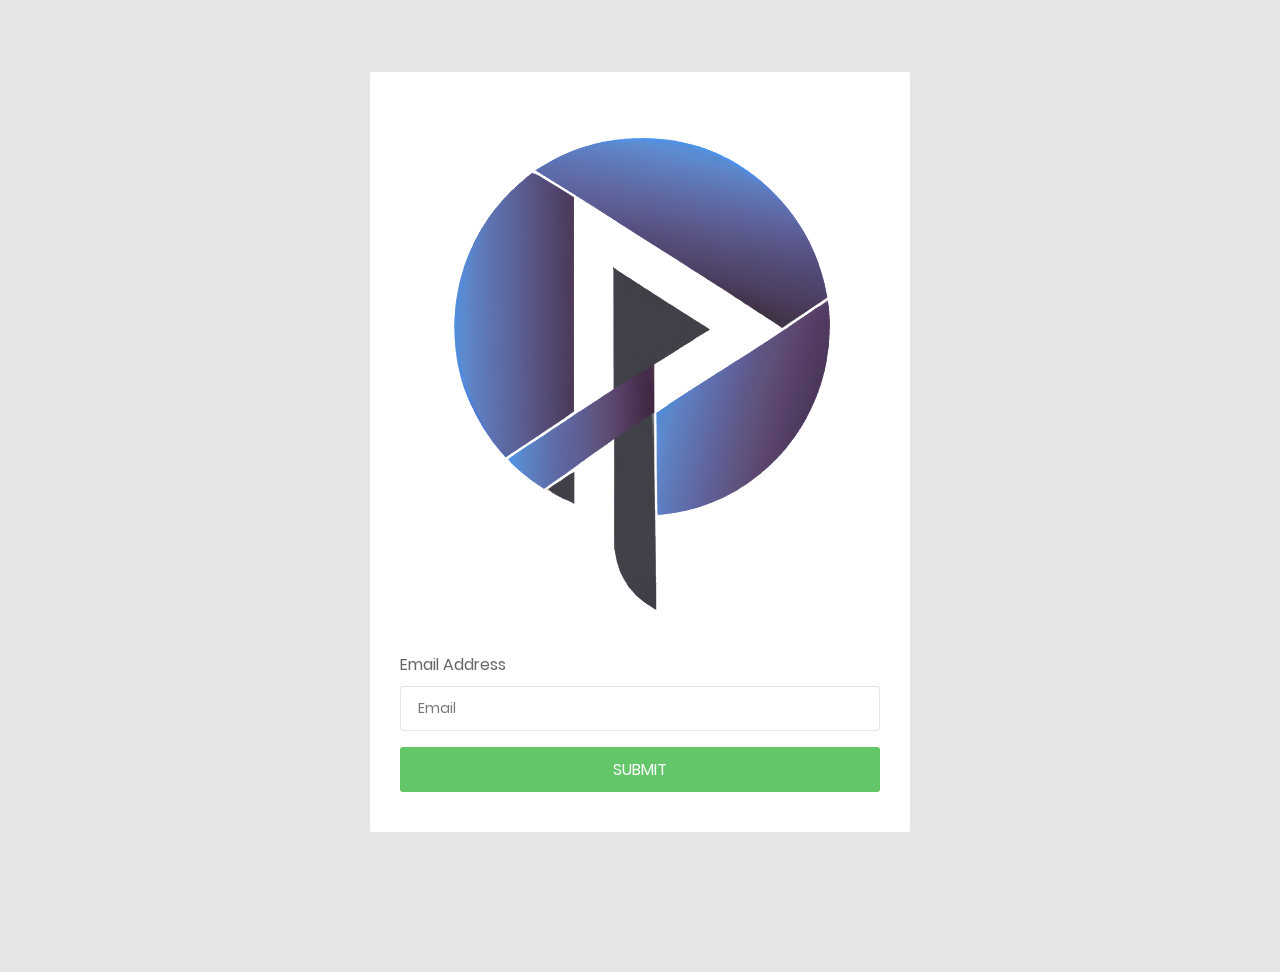
<file: frontend/front-test/CoolAdmin-master/forget-pass.html>
<!DOCTYPE html>
<html lang="en">

<head>
    <!-- Required meta tags-->
    <meta charset="UTF-8">
    <meta name="viewport" content="width=device-width, initial-scale=1, shrink-to-fit=no">
    <meta name="description" content="au theme template">
    <meta name="author" content="Hau Nguyen">
    <meta name="keywords" content="au theme template">

    <!-- Title Page-->
    <title>Forget Password</title>

    <!-- Fontfaces CSS-->
    <link href="css/font-face.css" rel="stylesheet" media="all">
    <link href="vendor/font-awesome-4.7/css/font-awesome.min.css" rel="stylesheet" media="all">
    <link href="vendor/font-awesome-5/css/fontawesome-all.min.css" rel="stylesheet" media="all">
    <link href="vendor/mdi-font/css/material-design-iconic-font.min.css" rel="stylesheet" media="all">

    <!-- Bootstrap CSS-->
    <link href="vendor/bootstrap-4.1/bootstrap.min.css" rel="stylesheet" media="all">

    <!-- Vendor CSS-->
    <link href="vendor/animsition/animsition.min.css" rel="stylesheet" media="all">
    <link href="vendor/bootstrap-progressbar/bootstrap-progressbar-3.3.4.min.css" rel="stylesheet" media="all">
    <link href="vendor/wow/animate.css" rel="stylesheet" media="all">
    <link href="vendor/css-hamburgers/hamburgers.min.css" rel="stylesheet" media="all">
    <link href="vendor/slick/slick.css" rel="stylesheet" media="all">
    <link href="vendor/select2/select2.min.css" rel="stylesheet" media="all">
    <link href="vendor/perfect-scrollbar/perfect-scrollbar.css" rel="stylesheet" media="all">

    <!-- Main CSS-->
    <link href="css/theme.css" rel="stylesheet" media="all">

</head>

<body class="animsition">
    <div class="page-wrapper">
        <div class="page-content--bge5">
            <div class="container">
                <div class="login-wrap">
                    <div class="login-content">
                        <div class="login-logo">
                            <a href="#">
                                <img src="images/icon/logo.png" alt="CoolAdmin">
                            </a>
                        </div>
                        <div class="login-form">
                            <form action="" method="post">
                                <div class="form-group">
                                    <label>Email Address</label>
                                    <input class="au-input au-input--full" type="email" name="email" placeholder="Email">
                                </div>
                                <button class="au-btn au-btn--block au-btn--green m-b-20" type="submit">submit</button>
                            </form>
                        </div>
                    </div>
                </div>
            </div>
        </div>

    </div>

    <!-- Jquery JS-->
    <script src="vendor/jquery-3.2.1.min.js"></script>
    <!-- Bootstrap JS-->
    <script src="vendor/bootstrap-4.1/popper.min.js"></script>
    <script src="vendor/bootstrap-4.1/bootstrap.min.js"></script>
    <!-- Vendor JS       -->
    <script src="vendor/slick/slick.min.js">
    </script>
    <script src="vendor/wow/wow.min.js"></script>
    <script src="vendor/animsition/animsition.min.js"></script>
    <script src="vendor/bootstrap-progressbar/bootstrap-progressbar.min.js">
    </script>
    <script src="vendor/counter-up/jquery.waypoints.min.js"></script>
    <script src="vendor/counter-up/jquery.counterup.min.js">
    </script>
    <script src="vendor/circle-progress/circle-progress.min.js"></script>
    <script src="vendor/perfect-scrollbar/perfect-scrollbar.js"></script>
    <script src="vendor/chartjs/Chart.bundle.min.js"></script>
    <script src="vendor/select2/select2.min.js">
    </script>

    <!-- Main JS-->
    <script src="js/main.js"></script>

</body>

</html>
<!-- end document-->
</file>
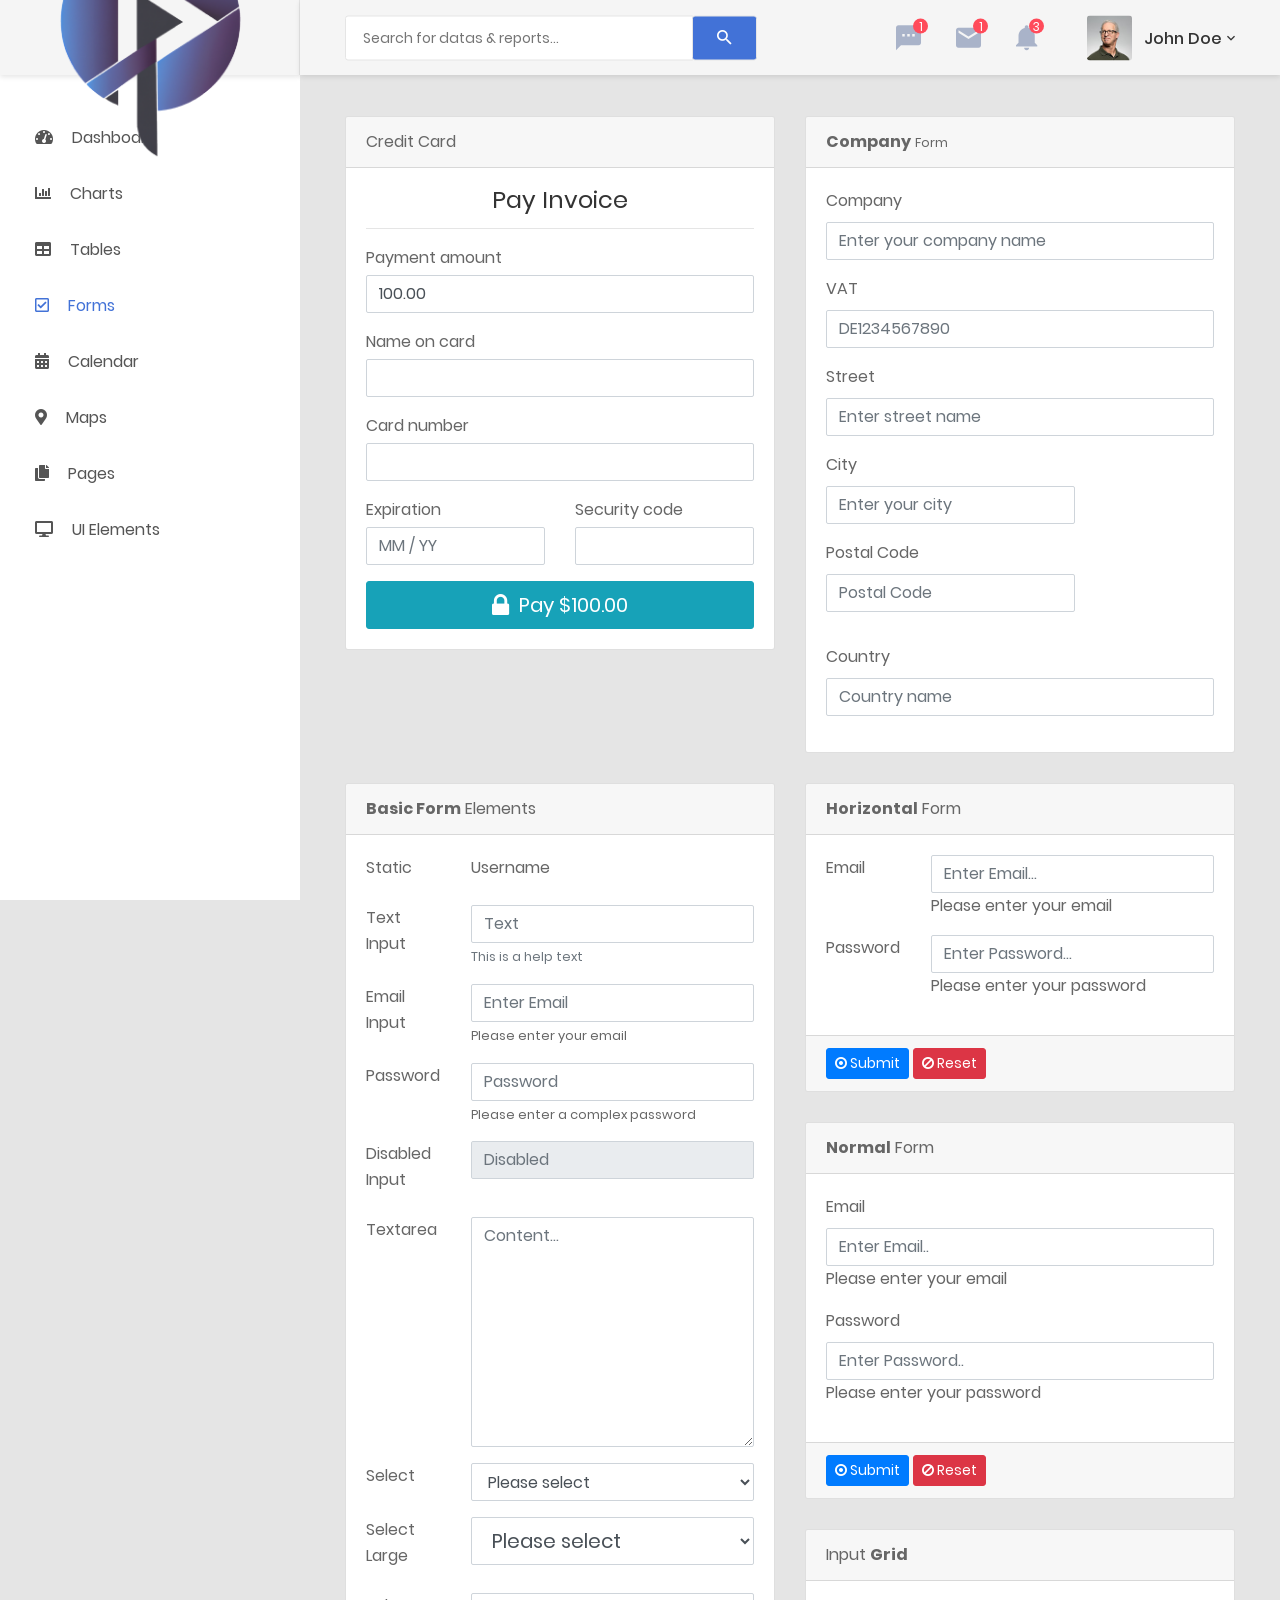
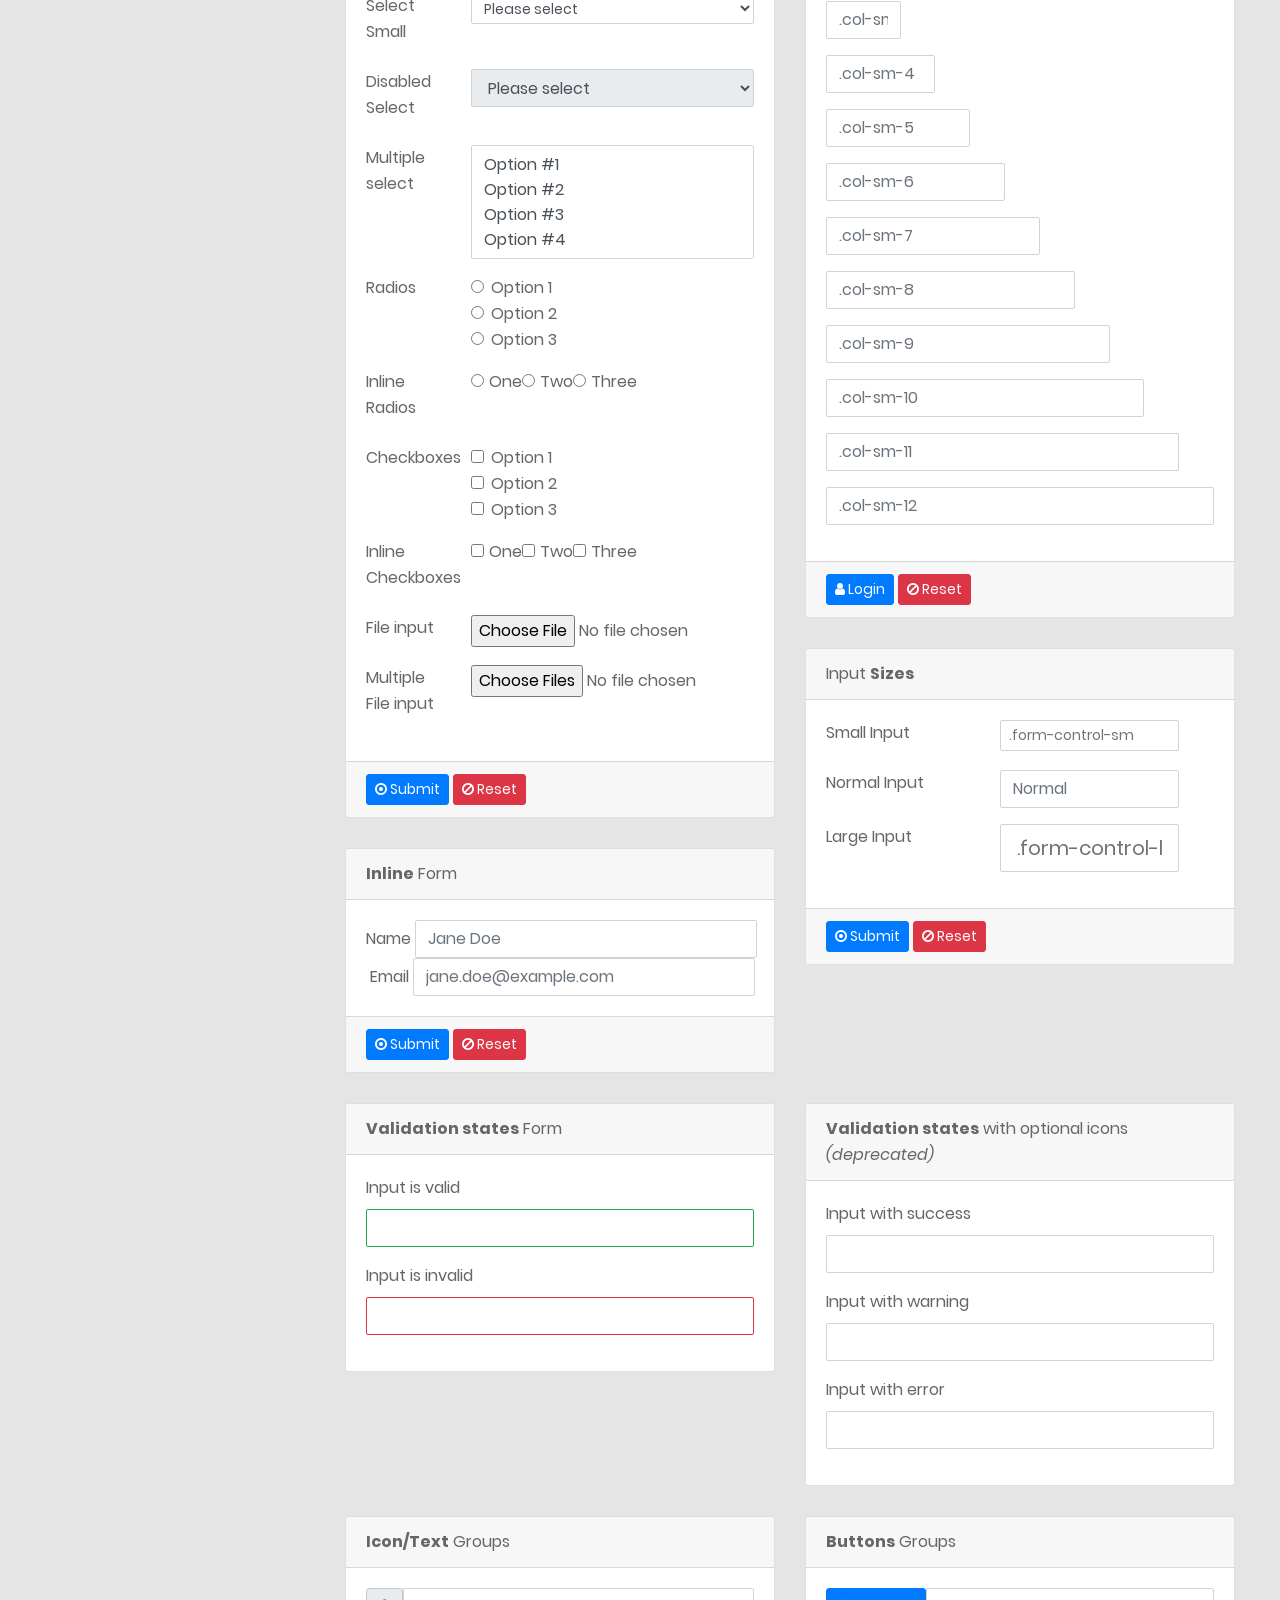
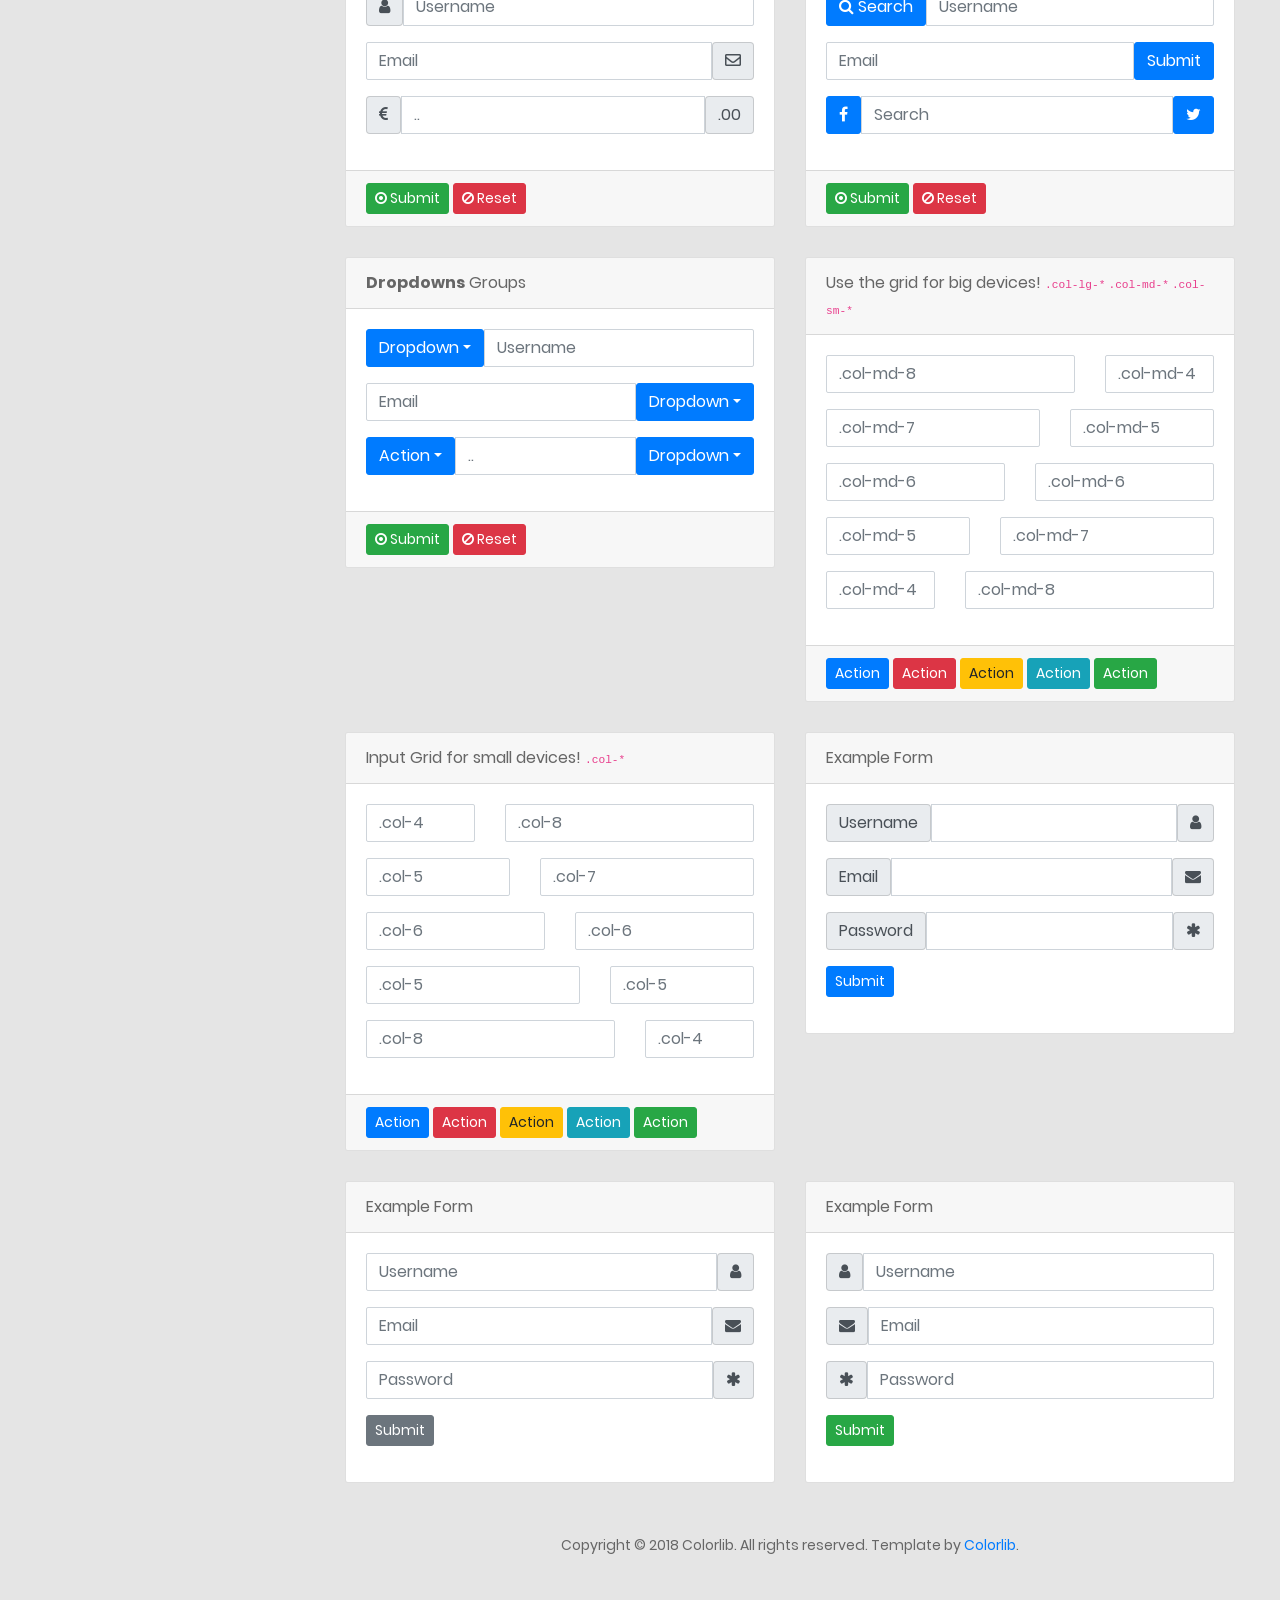
<file: frontend/front-test/CoolAdmin-master/form.html>
<!DOCTYPE html>
<html lang="en">

<head>
    <!-- Required meta tags-->
    <meta charset="UTF-8">
    <meta name="viewport" content="width=device-width, initial-scale=1, shrink-to-fit=no">
    <meta name="description" content="au theme template">
    <meta name="author" content="Hau Nguyen">
    <meta name="keywords" content="au theme template">

    <!-- Title Page-->
    <title>Forms</title>

    <!-- Fontfaces CSS-->
    <link href="css/font-face.css" rel="stylesheet" media="all">
    <link href="vendor/font-awesome-5/css/fontawesome-all.min.css" rel="stylesheet" media="all">
    <link href="vendor/font-awesome-4.7/css/font-awesome.min.css" rel="stylesheet" media="all">
    <link href="vendor/mdi-font/css/material-design-iconic-font.min.css" rel="stylesheet" media="all">

    <!-- Bootstrap CSS-->
    <link href="vendor/bootstrap-4.1/bootstrap.min.css" rel="stylesheet" media="all">

    <!-- Vendor CSS-->
    <link href="vendor/animsition/animsition.min.css" rel="stylesheet" media="all">
    <link href="vendor/bootstrap-progressbar/bootstrap-progressbar-3.3.4.min.css" rel="stylesheet" media="all">
    <link href="vendor/wow/animate.css" rel="stylesheet" media="all">
    <link href="vendor/css-hamburgers/hamburgers.min.css" rel="stylesheet" media="all">
    <link href="vendor/slick/slick.css" rel="stylesheet" media="all">
    <link href="vendor/select2/select2.min.css" rel="stylesheet" media="all">
    <link href="vendor/perfect-scrollbar/perfect-scrollbar.css" rel="stylesheet" media="all">

    <!-- Main CSS-->
    <link href="css/theme.css" rel="stylesheet" media="all">

</head>

<body class="animsition">
    <div class="page-wrapper">
        <!-- HEADER MOBILE-->
        <header class="header-mobile d-block d-lg-none">
            <div class="header-mobile__bar">
                <div class="container-fluid">
                    <div class="header-mobile-inner">
                        <a class="logo" href="index.html">
                            <img src="images/icon/logo.png" alt="CoolAdmin" />
                        </a>
                        <button class="hamburger hamburger--slider" type="button">
                            <span class="hamburger-box">
                                <span class="hamburger-inner"></span>
                            </span>
                        </button>
                    </div>
                </div>
            </div>
            <nav class="navbar-mobile">
                <div class="container-fluid">
                    <ul class="navbar-mobile__list list-unstyled">
                        <li class="has-sub">
                            <a class="js-arrow" href="#">
                                <i class="fas fa-tachometer-alt"></i>Dashboard</a>
                            <ul class="navbar-mobile-sub__list list-unstyled js-sub-list">
                                <li>
                                    <a href="index.html">Dashboard 1</a>
                                </li>
                                <li>
                                    <a href="index2.html">Dashboard 2</a>
                                </li>
                                <li>
                                    <a href="index3.html">Dashboard 3</a>
                                </li>
                                <li>
                                    <a href="index4.html">Dashboard 4</a>
                                </li>
                            </ul>
                        </li>
                        <li>
                            <a href="chart.html">
                                <i class="fas fa-chart-bar"></i>Charts</a>
                        </li>
                        <li>
                            <a href="table.html">
                                <i class="fas fa-table"></i>Tables</a>
                        </li>
                        <li>
                            <a href="form.html">
                                <i class="far fa-check-square"></i>Forms</a>
                        </li>
                        <li>
                            <a href="calendar.html">
                                <i class="fas fa-calendar-alt"></i>Calendar</a>
                        </li>
                        <li>
                            <a href="map.html">
                                <i class="fas fa-map-marker-alt"></i>Maps</a>
                        </li>
                        <li class="has-sub">
                            <a class="js-arrow" href="#">
                                <i class="fas fa-copy"></i>Pages</a>
                            <ul class="navbar-mobile-sub__list list-unstyled js-sub-list">
                                <li>
                                    <a href="login.html">Login</a>
                                </li>
                                <li>
                                    <a href="register.html">Register</a>
                                </li>
                                <li>
                                    <a href="forget-pass.html">Forget Password</a>
                                </li>
                            </ul>
                        </li>
                        <li class="has-sub">
                            <a class="js-arrow" href="#">
                                <i class="fas fa-desktop"></i>UI Elements</a>
                            <ul class="navbar-mobile-sub__list list-unstyled js-sub-list">
                                <li>
                                    <a href="button.html">Button</a>
                                </li>
                                <li>
                                    <a href="badge.html">Badges</a>
                                </li>
                                <li>
                                    <a href="tab.html">Tabs</a>
                                </li>
                                <li>
                                    <a href="card.html">Cards</a>
                                </li>
                                <li>
                                    <a href="alert.html">Alerts</a>
                                </li>
                                <li>
                                    <a href="progress-bar.html">Progress Bars</a>
                                </li>
                                <li>
                                    <a href="modal.html">Modals</a>
                                </li>
                                <li>
                                    <a href="switch.html">Switchs</a>
                                </li>
                                <li>
                                    <a href="grid.html">Grids</a>
                                </li>
                                <li>
                                    <a href="fontawesome.html">Fontawesome Icon</a>
                                </li>
                                <li>
                                    <a href="typo.html">Typography</a>
                                </li>
                            </ul>
                        </li>
                    </ul>
                </div>
            </nav>
        </header>
        <!-- END HEADER MOBILE-->

        <!-- MENU SIDEBAR-->
        <aside class="menu-sidebar d-none d-lg-block">
            <div class="logo">
                <a href="#">
                    <img src="images/icon/logo.png" alt="Cool Admin" />
                </a>
            </div>
            <div class="menu-sidebar__content js-scrollbar1">
                <nav class="navbar-sidebar">
                    <ul class="list-unstyled navbar__list">
                        <li class="has-sub">
                            <a class="js-arrow" href="#">
                                <i class="fas fa-tachometer-alt"></i>Dashboard</a>
                            <ul class="list-unstyled navbar__sub-list js-sub-list">
                                <li>
                                    <a href="index.html">Dashboard 1</a>
                                </li>
                                <li>
                                    <a href="index2.html">Dashboard 2</a>
                                </li>
                                <li>
                                    <a href="index3.html">Dashboard 3</a>
                                </li>
                                <li>
                                    <a href="index4.html">Dashboard 4</a>
                                </li>
                            </ul>
                        </li>
                        <li>
                            <a href="chart.html">
                                <i class="fas fa-chart-bar"></i>Charts</a>
                        </li>
                        <li>
                            <a href="table.html">
                                <i class="fas fa-table"></i>Tables</a>
                        </li>
                        <li class="active">
                            <a href="form.html">
                                <i class="far fa-check-square"></i>Forms</a>
                        </li>
                        <li>
                            <a href="calendar.html">
                                <i class="fas fa-calendar-alt"></i>Calendar</a>
                        </li>
                        <li>
                            <a href="map.html">
                                <i class="fas fa-map-marker-alt"></i>Maps</a>
                        </li>
                        <li class="has-sub">
                            <a class="js-arrow" href="#">
                                <i class="fas fa-copy"></i>Pages</a>
                            <ul class="list-unstyled navbar__sub-list js-sub-list">
                                <li>
                                    <a href="login.html">Login</a>
                                </li>
                                <li>
                                    <a href="register.html">Register</a>
                                </li>
                                <li>
                                    <a href="forget-pass.html">Forget Password</a>
                                </li>
                            </ul>
                        </li>
                        <li class="has-sub">
                            <a class="js-arrow" href="#">
                                <i class="fas fa-desktop"></i>UI Elements</a>
                            <ul class="list-unstyled navbar__sub-list js-sub-list">
                                <li>
                                    <a href="button.html">Button</a>
                                </li>
                                <li>
                                    <a href="badge.html">Badges</a>
                                </li>
                                <li>
                                    <a href="tab.html">Tabs</a>
                                </li>
                                <li>
                                    <a href="card.html">Cards</a>
                                </li>
                                <li>
                                    <a href="alert.html">Alerts</a>
                                </li>
                                <li>
                                    <a href="progress-bar.html">Progress Bars</a>
                                </li>
                                <li>
                                    <a href="modal.html">Modals</a>
                                </li>
                                <li>
                                    <a href="switch.html">Switchs</a>
                                </li>
                                <li>
                                    <a href="grid.html">Grids</a>
                                </li>
                                <li>
                                    <a href="fontawesome.html">Fontawesome Icon</a>
                                </li>
                                <li>
                                    <a href="typo.html">Typography</a>
                                </li>
                            </ul>
                        </li>
                    </ul>
                </nav>
            </div>
        </aside>
        <!-- END MENU SIDEBAR-->

        <!-- PAGE CONTAINER-->
        <div class="page-container">
            <!-- HEADER DESKTOP-->
            <header class="header-desktop">
                <div class="section__content section__content--p30">
                    <div class="container-fluid">
                        <div class="header-wrap">
                            <form class="form-header" action="" method="POST">
                                <input class="au-input au-input--xl" type="text" name="search" placeholder="Search for datas &amp; reports..." />
                                <button class="au-btn--submit" type="submit">
                                    <i class="zmdi zmdi-search"></i>
                                </button>
                            </form>
                            <div class="header-button">
                                <div class="noti-wrap">
                                    <div class="noti__item js-item-menu">
                                        <i class="zmdi zmdi-comment-more"></i>
                                        <span class="quantity">1</span>
                                        <div class="mess-dropdown js-dropdown">
                                            <div class="mess__title">
                                                <p>You have 2 news message</p>
                                            </div>
                                            <div class="mess__item">
                                                <div class="image img-cir img-40">
                                                    <img src="images/icon/avatar-06.jpg" alt="Michelle Moreno" />
                                                </div>
                                                <div class="content">
                                                    <h6>Michelle Moreno</h6>
                                                    <p>Have sent a photo</p>
                                                    <span class="time">3 min ago</span>
                                                </div>
                                            </div>
                                            <div class="mess__item">
                                                <div class="image img-cir img-40">
                                                    <img src="images/icon/avatar-04.jpg" alt="Diane Myers" />
                                                </div>
                                                <div class="content">
                                                    <h6>Diane Myers</h6>
                                                    <p>You are now connected on message</p>
                                                    <span class="time">Yesterday</span>
                                                </div>
                                            </div>
                                            <div class="mess__footer">
                                                <a href="#">View all messages</a>
                                            </div>
                                        </div>
                                    </div>
                                    <div class="noti__item js-item-menu">
                                        <i class="zmdi zmdi-email"></i>
                                        <span class="quantity">1</span>
                                        <div class="email-dropdown js-dropdown">
                                            <div class="email__title">
                                                <p>You have 3 New Emails</p>
                                            </div>
                                            <div class="email__item">
                                                <div class="image img-cir img-40">
                                                    <img src="images/icon/avatar-06.jpg" alt="Cynthia Harvey" />
                                                </div>
                                                <div class="content">
                                                    <p>Meeting about new dashboard...</p>
                                                    <span>Cynthia Harvey, 3 min ago</span>
                                                </div>
                                            </div>
                                            <div class="email__item">
                                                <div class="image img-cir img-40">
                                                    <img src="images/icon/avatar-05.jpg" alt="Cynthia Harvey" />
                                                </div>
                                                <div class="content">
                                                    <p>Meeting about new dashboard...</p>
                                                    <span>Cynthia Harvey, Yesterday</span>
                                                </div>
                                            </div>
                                            <div class="email__item">
                                                <div class="image img-cir img-40">
                                                    <img src="images/icon/avatar-04.jpg" alt="Cynthia Harvey" />
                                                </div>
                                                <div class="content">
                                                    <p>Meeting about new dashboard...</p>
                                                    <span>Cynthia Harvey, April 12,,2018</span>
                                                </div>
                                            </div>
                                            <div class="email__footer">
                                                <a href="#">See all emails</a>
                                            </div>
                                        </div>
                                    </div>
                                    <div class="noti__item js-item-menu">
                                        <i class="zmdi zmdi-notifications"></i>
                                        <span class="quantity">3</span>
                                        <div class="notifi-dropdown js-dropdown">
                                            <div class="notifi__title">
                                                <p>You have 3 Notifications</p>
                                            </div>
                                            <div class="notifi__item">
                                                <div class="bg-c1 img-cir img-40">
                                                    <i class="zmdi zmdi-email-open"></i>
                                                </div>
                                                <div class="content">
                                                    <p>You got a email notification</p>
                                                    <span class="date">April 12, 2018 06:50</span>
                                                </div>
                                            </div>
                                            <div class="notifi__item">
                                                <div class="bg-c2 img-cir img-40">
                                                    <i class="zmdi zmdi-account-box"></i>
                                                </div>
                                                <div class="content">
                                                    <p>Your account has been blocked</p>
                                                    <span class="date">April 12, 2018 06:50</span>
                                                </div>
                                            </div>
                                            <div class="notifi__item">
                                                <div class="bg-c3 img-cir img-40">
                                                    <i class="zmdi zmdi-file-text"></i>
                                                </div>
                                                <div class="content">
                                                    <p>You got a new file</p>
                                                    <span class="date">April 12, 2018 06:50</span>
                                                </div>
                                            </div>
                                            <div class="notifi__footer">
                                                <a href="#">All notifications</a>
                                            </div>
                                        </div>
                                    </div>
                                </div>
                                <div class="account-wrap">
                                    <div class="account-item clearfix js-item-menu">
                                        <div class="image">
                                            <img src="images/icon/avatar-01.jpg" alt="John Doe" />
                                        </div>
                                        <div class="content">
                                            <a class="js-acc-btn" href="#">john doe</a>
                                        </div>
                                        <div class="account-dropdown js-dropdown">
                                            <div class="info clearfix">
                                                <div class="image">
                                                    <a href="#">
                                                        <img src="images/icon/avatar-01.jpg" alt="John Doe" />
                                                    </a>
                                                </div>
                                                <div class="content">
                                                    <h5 class="name">
                                                        <a href="#">john doe</a>
                                                    </h5>
                                                    <span class="email">johndoe@example.com</span>
                                                </div>
                                            </div>
                                            <div class="account-dropdown__body">
                                                <div class="account-dropdown__item">
                                                    <a href="#">
                                                        <i class="zmdi zmdi-account"></i>Account</a>
                                                </div>
                                                <div class="account-dropdown__item">
                                                    <a href="#">
                                                        <i class="zmdi zmdi-settings"></i>Setting</a>
                                                </div>
                                                <div class="account-dropdown__item">
                                                    <a href="#">
                                                        <i class="zmdi zmdi-money-box"></i>Billing</a>
                                                </div>
                                            </div>
                                            <div class="account-dropdown__footer">
                                                <a href="#">
                                                    <i class="zmdi zmdi-power"></i>Logout</a>
                                            </div>
                                        </div>
                                    </div>
                                </div>
                            </div>
                        </div>
                    </div>
                </div>
            </header>
            <!-- HEADER DESKTOP-->

            <!-- MAIN CONTENT-->
            <div class="main-content">
                <div class="section__content section__content--p30">
                    <div class="container-fluid">
                        <div class="row">
                            <div class="col-lg-6">
                                <div class="card">
                                    <div class="card-header">Credit Card</div>
                                    <div class="card-body">
                                        <div class="card-title">
                                            <h3 class="text-center title-2">Pay Invoice</h3>
                                        </div>
                                        <hr>
                                        <form action="" method="post" novalidate="novalidate">
                                            <div class="form-group">
                                                <label for="cc-payment" class="control-label mb-1">Payment amount</label>
                                                <input id="cc-pament" name="cc-payment" type="text" class="form-control" aria-required="true" aria-invalid="false" value="100.00">
                                            </div>
                                            <div class="form-group has-success">
                                                <label for="cc-name" class="control-label mb-1">Name on card</label>
                                                <input id="cc-name" name="cc-name" type="text" class="form-control cc-name valid" data-val="true" data-val-required="Please enter the name on card"
                                                    autocomplete="cc-name" aria-required="true" aria-invalid="false" aria-describedby="cc-name-error">
                                                <span class="help-block field-validation-valid" data-valmsg-for="cc-name" data-valmsg-replace="true"></span>
                                            </div>
                                            <div class="form-group">
                                                <label for="cc-number" class="control-label mb-1">Card number</label>
                                                <input id="cc-number" name="cc-number" type="tel" class="form-control cc-number identified visa" value="" data-val="true"
                                                    data-val-required="Please enter the card number" data-val-cc-number="Please enter a valid card number"
                                                    autocomplete="cc-number">
                                                <span class="help-block" data-valmsg-for="cc-number" data-valmsg-replace="true"></span>
                                            </div>
                                            <div class="row">
                                                <div class="col-6">
                                                    <div class="form-group">
                                                        <label for="cc-exp" class="control-label mb-1">Expiration</label>
                                                        <input id="cc-exp" name="cc-exp" type="tel" class="form-control cc-exp" value="" data-val="true" data-val-required="Please enter the card expiration"
                                                            data-val-cc-exp="Please enter a valid month and year" placeholder="MM / YY"
                                                            autocomplete="cc-exp">
                                                        <span class="help-block" data-valmsg-for="cc-exp" data-valmsg-replace="true"></span>
                                                    </div>
                                                </div>
                                                <div class="col-6">
                                                    <label for="x_card_code" class="control-label mb-1">Security code</label>
                                                    <div class="input-group">
                                                        <input id="x_card_code" name="x_card_code" type="tel" class="form-control cc-cvc" value="" data-val="true" data-val-required="Please enter the security code"
                                                            data-val-cc-cvc="Please enter a valid security code" autocomplete="off">

                                                    </div>
                                                </div>
                                            </div>
                                            <div>
                                                <button id="payment-button" type="submit" class="btn btn-lg btn-info btn-block">
                                                    <i class="fa fa-lock fa-lg"></i>&nbsp;
                                                    <span id="payment-button-amount">Pay $100.00</span>
                                                    <span id="payment-button-sending" style="display:none;">Sending…</span>
                                                </button>
                                            </div>
                                        </form>
                                    </div>
                                </div>
                            </div>
                            <div class="col-lg-6">
                                <div class="card">
                                    <div class="card-header">
                                        <strong>Company</strong>
                                        <small> Form</small>
                                    </div>
                                    <div class="card-body card-block">
                                        <div class="form-group">
                                            <label for="company" class=" form-control-label">Company</label>
                                            <input type="text" id="company" placeholder="Enter your company name" class="form-control">
                                        </div>
                                        <div class="form-group">
                                            <label for="vat" class=" form-control-label">VAT</label>
                                            <input type="text" id="vat" placeholder="DE1234567890" class="form-control">
                                        </div>
                                        <div class="form-group">
                                            <label for="street" class=" form-control-label">Street</label>
                                            <input type="text" id="street" placeholder="Enter street name" class="form-control">
                                        </div>
                                        <div class="row form-group">
                                            <div class="col-8">
                                                <div class="form-group">
                                                    <label for="city" class=" form-control-label">City</label>
                                                    <input type="text" id="city" placeholder="Enter your city" class="form-control">
                                                </div>
                                            </div>
                                            <div class="col-8">
                                                <div class="form-group">
                                                    <label for="postal-code" class=" form-control-label">Postal Code</label>
                                                    <input type="text" id="postal-code" placeholder="Postal Code" class="form-control">
                                                </div>
                                            </div>
                                        </div>
                                        <div class="form-group">
                                            <label for="country" class=" form-control-label">Country</label>
                                            <input type="text" id="country" placeholder="Country name" class="form-control">
                                        </div>
                                    </div>
                                </div>
                            </div>
                            <div class="col-lg-6">
                                <div class="card">
                                    <div class="card-header">
                                        <strong>Basic Form</strong> Elements
                                    </div>
                                    <div class="card-body card-block">
                                        <form action="" method="post" enctype="multipart/form-data" class="form-horizontal">
                                            <div class="row form-group">
                                                <div class="col col-md-3">
                                                    <label class=" form-control-label">Static</label>
                                                </div>
                                                <div class="col-12 col-md-9">
                                                    <p class="form-control-static">Username</p>
                                                </div>
                                            </div>
                                            <div class="row form-group">
                                                <div class="col col-md-3">
                                                    <label for="text-input" class=" form-control-label">Text Input</label>
                                                </div>
                                                <div class="col-12 col-md-9">
                                                    <input type="text" id="text-input" name="text-input" placeholder="Text" class="form-control">
                                                    <small class="form-text text-muted">This is a help text</small>
                                                </div>
                                            </div>
                                            <div class="row form-group">
                                                <div class="col col-md-3">
                                                    <label for="email-input" class=" form-control-label">Email Input</label>
                                                </div>
                                                <div class="col-12 col-md-9">
                                                    <input type="email" id="email-input" name="email-input" placeholder="Enter Email" class="form-control">
                                                    <small class="help-block form-text">Please enter your email</small>
                                                </div>
                                            </div>
                                            <div class="row form-group">
                                                <div class="col col-md-3">
                                                    <label for="password-input" class=" form-control-label">Password</label>
                                                </div>
                                                <div class="col-12 col-md-9">
                                                    <input type="password" id="password-input" name="password-input" placeholder="Password" class="form-control">
                                                    <small class="help-block form-text">Please enter a complex password</small>
                                                </div>
                                            </div>
                                            <div class="row form-group">
                                                <div class="col col-md-3">
                                                    <label for="disabled-input" class=" form-control-label">Disabled Input</label>
                                                </div>
                                                <div class="col-12 col-md-9">
                                                    <input type="text" id="disabled-input" name="disabled-input" placeholder="Disabled" disabled="" class="form-control">
                                                </div>
                                            </div>
                                            <div class="row form-group">
                                                <div class="col col-md-3">
                                                    <label for="textarea-input" class=" form-control-label">Textarea</label>
                                                </div>
                                                <div class="col-12 col-md-9">
                                                    <textarea name="textarea-input" id="textarea-input" rows="9" placeholder="Content..." class="form-control"></textarea>
                                                </div>
                                            </div>
                                            <div class="row form-group">
                                                <div class="col col-md-3">
                                                    <label for="select" class=" form-control-label">Select</label>
                                                </div>
                                                <div class="col-12 col-md-9">
                                                    <select name="select" id="select" class="form-control">
                                                        <option value="0">Please select</option>
                                                        <option value="1">Option #1</option>
                                                        <option value="2">Option #2</option>
                                                        <option value="3">Option #3</option>
                                                    </select>
                                                </div>
                                            </div>
                                            <div class="row form-group">
                                                <div class="col col-md-3">
                                                    <label for="selectLg" class=" form-control-label">Select Large</label>
                                                </div>
                                                <div class="col-12 col-md-9">
                                                    <select name="selectLg" id="selectLg" class="form-control-lg form-control">
                                                        <option value="0">Please select</option>
                                                        <option value="1">Option #1</option>
                                                        <option value="2">Option #2</option>
                                                        <option value="3">Option #3</option>
                                                    </select>
                                                </div>
                                            </div>
                                            <div class="row form-group">
                                                <div class="col col-md-3">
                                                    <label for="selectSm" class=" form-control-label">Select Small</label>
                                                </div>
                                                <div class="col-12 col-md-9">
                                                    <select name="selectSm" id="SelectLm" class="form-control-sm form-control">
                                                        <option value="0">Please select</option>
                                                        <option value="1">Option #1</option>
                                                        <option value="2">Option #2</option>
                                                        <option value="3">Option #3</option>
                                                        <option value="4">Option #4</option>
                                                        <option value="5">Option #5</option>
                                                    </select>
                                                </div>
                                            </div>
                                            <div class="row form-group">
                                                <div class="col col-md-3">
                                                    <label for="disabledSelect" class=" form-control-label">Disabled Select</label>
                                                </div>
                                                <div class="col-12 col-md-9">
                                                    <select name="disabledSelect" id="disabledSelect" disabled="" class="form-control">
                                                        <option value="0">Please select</option>
                                                        <option value="1">Option #1</option>
                                                        <option value="2">Option #2</option>
                                                        <option value="3">Option #3</option>
                                                    </select>
                                                </div>
                                            </div>
                                            <div class="row form-group">
                                                <div class="col col-md-3">
                                                    <label for="multiple-select" class=" form-control-label">Multiple select</label>
                                                </div>
                                                <div class="col col-md-9">
                                                    <select name="multiple-select" id="multiple-select" multiple="" class="form-control">
                                                        <option value="1">Option #1</option>
                                                        <option value="2">Option #2</option>
                                                        <option value="3">Option #3</option>
                                                        <option value="4">Option #4</option>
                                                        <option value="5">Option #5</option>
                                                        <option value="6">Option #6</option>
                                                        <option value="7">Option #7</option>
                                                        <option value="8">Option #8</option>
                                                        <option value="9">Option #9</option>
                                                        <option value="10">Option #10</option>
                                                    </select>
                                                </div>
                                            </div>
                                            <div class="row form-group">
                                                <div class="col col-md-3">
                                                    <label class=" form-control-label">Radios</label>
                                                </div>
                                                <div class="col col-md-9">
                                                    <div class="form-check">
                                                        <div class="radio">
                                                            <label for="radio1" class="form-check-label ">
                                                                <input type="radio" id="radio1" name="radios" value="option1" class="form-check-input">Option 1
                                                            </label>
                                                        </div>
                                                        <div class="radio">
                                                            <label for="radio2" class="form-check-label ">
                                                                <input type="radio" id="radio2" name="radios" value="option2" class="form-check-input">Option 2
                                                            </label>
                                                        </div>
                                                        <div class="radio">
                                                            <label for="radio3" class="form-check-label ">
                                                                <input type="radio" id="radio3" name="radios" value="option3" class="form-check-input">Option 3
                                                            </label>
                                                        </div>
                                                    </div>
                                                </div>
                                            </div>
                                            <div class="row form-group">
                                                <div class="col col-md-3">
                                                    <label class=" form-control-label">Inline Radios</label>
                                                </div>
                                                <div class="col col-md-9">
                                                    <div class="form-check-inline form-check">
                                                        <label for="inline-radio1" class="form-check-label ">
                                                            <input type="radio" id="inline-radio1" name="inline-radios" value="option1" class="form-check-input">One
                                                        </label>
                                                        <label for="inline-radio2" class="form-check-label ">
                                                            <input type="radio" id="inline-radio2" name="inline-radios" value="option2" class="form-check-input">Two
                                                        </label>
                                                        <label for="inline-radio3" class="form-check-label ">
                                                            <input type="radio" id="inline-radio3" name="inline-radios" value="option3" class="form-check-input">Three
                                                        </label>
                                                    </div>
                                                </div>
                                            </div>
                                            <div class="row form-group">
                                                <div class="col col-md-3">
                                                    <label class=" form-control-label">Checkboxes</label>
                                                </div>
                                                <div class="col col-md-9">
                                                    <div class="form-check">
                                                        <div class="checkbox">
                                                            <label for="checkbox1" class="form-check-label ">
                                                                <input type="checkbox" id="checkbox1" name="checkbox1" value="option1" class="form-check-input">Option 1
                                                            </label>
                                                        </div>
                                                        <div class="checkbox">
                                                            <label for="checkbox2" class="form-check-label ">
                                                                <input type="checkbox" id="checkbox2" name="checkbox2" value="option2" class="form-check-input"> Option 2
                                                            </label>
                                                        </div>
                                                        <div class="checkbox">
                                                            <label for="checkbox3" class="form-check-label ">
                                                                <input type="checkbox" id="checkbox3" name="checkbox3" value="option3" class="form-check-input"> Option 3
                                                            </label>
                                                        </div>
                                                    </div>
                                                </div>
                                            </div>
                                            <div class="row form-group">
                                                <div class="col col-md-3">
                                                    <label class=" form-control-label">Inline Checkboxes</label>
                                                </div>
                                                <div class="col col-md-9">
                                                    <div class="form-check-inline form-check">
                                                        <label for="inline-checkbox1" class="form-check-label ">
                                                            <input type="checkbox" id="inline-checkbox1" name="inline-checkbox1" value="option1" class="form-check-input">One
                                                        </label>
                                                        <label for="inline-checkbox2" class="form-check-label ">
                                                            <input type="checkbox" id="inline-checkbox2" name="inline-checkbox2" value="option2" class="form-check-input">Two
                                                        </label>
                                                        <label for="inline-checkbox3" class="form-check-label ">
                                                            <input type="checkbox" id="inline-checkbox3" name="inline-checkbox3" value="option3" class="form-check-input">Three
                                                        </label>
                                                    </div>
                                                </div>
                                            </div>
                                            <div class="row form-group">
                                                <div class="col col-md-3">
                                                    <label for="file-input" class=" form-control-label">File input</label>
                                                </div>
                                                <div class="col-12 col-md-9">
                                                    <input type="file" id="file-input" name="file-input" class="form-control-file">
                                                </div>
                                            </div>
                                            <div class="row form-group">
                                                <div class="col col-md-3">
                                                    <label for="file-multiple-input" class=" form-control-label">Multiple File input</label>
                                                </div>
                                                <div class="col-12 col-md-9">
                                                    <input type="file" id="file-multiple-input" name="file-multiple-input" multiple="" class="form-control-file">
                                                </div>
                                            </div>
                                        </form>
                                    </div>
                                    <div class="card-footer">
                                        <button type="submit" class="btn btn-primary btn-sm">
                                            <i class="fa fa-dot-circle-o"></i> Submit
                                        </button>
                                        <button type="reset" class="btn btn-danger btn-sm">
                                            <i class="fa fa-ban"></i> Reset
                                        </button>
                                    </div>
                                </div>
                                <div class="card">
                                    <div class="card-header">
                                        <strong>Inline</strong> Form
                                    </div>
                                    <div class="card-body card-block">
                                        <form action="" method="post" class="form-inline">
                                            <div class="form-group">
                                                <label for="exampleInputName2" class="pr-1  form-control-label">Name</label>
                                                <input type="text" id="exampleInputName2" placeholder="Jane Doe" required="" class="form-control">
                                            </div>
                                            <div class="form-group">
                                                <label for="exampleInputEmail2" class="px-1  form-control-label">Email</label>
                                                <input type="email" id="exampleInputEmail2" placeholder="jane.doe@example.com" required="" class="form-control">
                                            </div>
                                        </form>
                                    </div>
                                    <div class="card-footer">
                                        <button type="submit" class="btn btn-primary btn-sm">
                                            <i class="fa fa-dot-circle-o"></i> Submit
                                        </button>
                                        <button type="reset" class="btn btn-danger btn-sm">
                                            <i class="fa fa-ban"></i> Reset
                                        </button>
                                    </div>
                                </div>
                            </div>
                            <div class="col-lg-6">
                                <div class="card">
                                    <div class="card-header">
                                        <strong>Horizontal</strong> Form
                                    </div>
                                    <div class="card-body card-block">
                                        <form action="" method="post" class="form-horizontal">
                                            <div class="row form-group">
                                                <div class="col col-md-3">
                                                    <label for="hf-email" class=" form-control-label">Email</label>
                                                </div>
                                                <div class="col-12 col-md-9">
                                                    <input type="email" id="hf-email" name="hf-email" placeholder="Enter Email..." class="form-control">
                                                    <span class="help-block">Please enter your email</span>
                                                </div>
                                            </div>
                                            <div class="row form-group">
                                                <div class="col col-md-3">
                                                    <label for="hf-password" class=" form-control-label">Password</label>
                                                </div>
                                                <div class="col-12 col-md-9">
                                                    <input type="password" id="hf-password" name="hf-password" placeholder="Enter Password..." class="form-control">
                                                    <span class="help-block">Please enter your password</span>
                                                </div>
                                            </div>
                                        </form>
                                    </div>
                                    <div class="card-footer">
                                        <button type="submit" class="btn btn-primary btn-sm">
                                            <i class="fa fa-dot-circle-o"></i> Submit
                                        </button>
                                        <button type="reset" class="btn btn-danger btn-sm">
                                            <i class="fa fa-ban"></i> Reset
                                        </button>
                                    </div>
                                </div>
                                <div class="card">
                                    <div class="card-header">
                                        <strong>Normal</strong> Form
                                    </div>
                                    <div class="card-body card-block">
                                        <form action="" method="post" class="">
                                            <div class="form-group">
                                                <label for="nf-email" class=" form-control-label">Email</label>
                                                <input type="email" id="nf-email" name="nf-email" placeholder="Enter Email.." class="form-control">
                                                <span class="help-block">Please enter your email</span>
                                            </div>
                                            <div class="form-group">
                                                <label for="nf-password" class=" form-control-label">Password</label>
                                                <input type="password" id="nf-password" name="nf-password" placeholder="Enter Password.." class="form-control">
                                                <span class="help-block">Please enter your password</span>
                                            </div>
                                        </form>
                                    </div>
                                    <div class="card-footer">
                                        <button type="submit" class="btn btn-primary btn-sm">
                                            <i class="fa fa-dot-circle-o"></i> Submit
                                        </button>
                                        <button type="reset" class="btn btn-danger btn-sm">
                                            <i class="fa fa-ban"></i> Reset
                                        </button>
                                    </div>
                                </div>
                                <div class="card">
                                    <div class="card-header">
                                        Input
                                        <strong>Grid</strong>
                                    </div>
                                    <div class="card-body card-block">
                                        <form action="" method="post" class="form-horizontal">
                                            <div class="row form-group">
                                                <div class="col col-sm-3">
                                                    <input type="text" placeholder=".col-sm-3" class="form-control">
                                                </div>
                                            </div>
                                            <div class="row form-group">
                                                <div class="col col-sm-4">
                                                    <input type="text" placeholder=".col-sm-4" class="form-control">
                                                </div>
                                            </div>
                                            <div class="row form-group">
                                                <div class="col col-sm-5">
                                                    <input type="text" placeholder=".col-sm-5" class="form-control">
                                                </div>
                                            </div>
                                            <div class="row form-group">
                                                <div class="col col-sm-6">
                                                    <input type="text" placeholder=".col-sm-6" class="form-control">
                                                </div>
                                            </div>
                                            <div class="row form-group">
                                                <div class="col col-sm-7">
                                                    <input type="text" placeholder=".col-sm-7" class="form-control">
                                                </div>
                                            </div>
                                            <div class="row form-group">
                                                <div class="col col-sm-8">
                                                    <input type="text" placeholder=".col-sm-8" class="form-control">
                                                </div>
                                            </div>
                                            <div class="row form-group">
                                                <div class="col col-sm-9">
                                                    <input type="text" placeholder=".col-sm-9" class="form-control">
                                                </div>
                                            </div>
                                            <div class="row form-group">
                                                <div class="col col-sm-10">
                                                    <input type="text" placeholder=".col-sm-10" class="form-control">
                                                </div>
                                            </div>
                                            <div class="row form-group">
                                                <div class="col col-sm-11">
                                                    <input type="text" placeholder=".col-sm-11" class="form-control">
                                                </div>
                                            </div>
                                            <div class="row form-group">
                                                <div class="col col-sm-12">
                                                    <input type="text" placeholder=".col-sm-12" class="form-control">
                                                </div>
                                            </div>
                                        </form>
                                    </div>
                                    <div class="card-footer">
                                        <button type="submit" class="btn btn-primary btn-sm">
                                            <i class="fa fa-user"></i> Login
                                        </button>
                                        <button type="reset" class="btn btn-danger btn-sm">
                                            <i class="fa fa-ban"></i> Reset
                                        </button>
                                    </div>
                                </div>
                                <div class="card">
                                    <div class="card-header">
                                        Input
                                        <strong>Sizes</strong>
                                    </div>
                                    <div class="card-body card-block">
                                        <form action="" method="post" class="form-horizontal">
                                            <div class="row form-group">
                                                <div class="col col-sm-5">
                                                    <label for="input-small" class=" form-control-label">Small Input</label>
                                                </div>
                                                <div class="col col-sm-6">
                                                    <input type="text" id="input-small" name="input-small" placeholder=".form-control-sm" class="input-sm form-control-sm form-control">
                                                </div>
                                            </div>
                                            <div class="row form-group">
                                                <div class="col col-sm-5">
                                                    <label for="input-normal" class=" form-control-label">Normal Input</label>
                                                </div>
                                                <div class="col col-sm-6">
                                                    <input type="text" id="input-normal" name="input-normal" placeholder="Normal" class="form-control">
                                                </div>
                                            </div>
                                            <div class="row form-group">
                                                <div class="col col-sm-5">
                                                    <label for="input-large" class=" form-control-label">Large Input</label>
                                                </div>
                                                <div class="col col-sm-6">
                                                    <input type="text" id="input-large" name="input-large" placeholder=".form-control-lg" class="input-lg form-control-lg form-control">
                                                </div>
                                            </div>
                                        </form>
                                    </div>
                                    <div class="card-footer">
                                        <button type="submit" class="btn btn-primary btn-sm">
                                            <i class="fa fa-dot-circle-o"></i> Submit
                                        </button>
                                        <button type="reset" class="btn btn-danger btn-sm">
                                            <i class="fa fa-ban"></i> Reset
                                        </button>
                                    </div>
                                </div>
                            </div>
                            <div class="col-lg-6">
                                <div class="card">
                                    <div class="card-header">
                                        <strong>Validation states</strong> Form
                                    </div>
                                    <div class="card-body card-block">
                                        <div class="has-success form-group">
                                            <label for="inputIsValid" class=" form-control-label">Input is valid</label>
                                            <input type="text" id="inputIsValid" class="is-valid form-control-success form-control">
                                        </div>
                                        <div class="has-warning form-group">
                                            <label for="inputIsInvalid" class=" form-control-label">Input is invalid</label>
                                            <input type="text" id="inputIsInvalid" class="is-invalid form-control">
                                        </div>
                                    </div>
                                </div>
                            </div>
                            <div class="col-lg-6">
                                <div class="card">
                                    <div class="card-header">
                                        <strong>Validation states</strong> with optional icons
                                        <em>(deprecated)</em>
                                    </div>
                                    <div class="card-body card-block">
                                        <div class="has-success form-group">
                                            <label for="inputSuccess2i" class=" form-control-label">Input with success</label>
                                            <input type="text" id="inputSuccess2i" class="form-control-success form-control">
                                        </div>
                                        <div class="has-warning form-group">
                                            <label for="inputWarning2i" class=" form-control-label">Input with warning</label>
                                            <input type="text" id="inputWarning2i" class="form-control-warning form-control">
                                        </div>
                                        <div class="has-danger has-feedback form-group">
                                            <label for="inputError2i" class=" form-control-label">Input with error</label>
                                            <input type="text" id="inputError2i" class="form-control-danger form-control">
                                        </div>
                                    </div>
                                </div>
                            </div>
                            <div class="col-lg-6">
                                <div class="card">
                                    <div class="card-header">
                                        <strong>Icon/Text</strong> Groups
                                    </div>
                                    <div class="card-body card-block">
                                        <form action="" method="post" class="form-horizontal">
                                            <div class="row form-group">
                                                <div class="col col-md-12">
                                                    <div class="input-group">
                                                        <div class="input-group-addon">
                                                            <i class="fa fa-user"></i>
                                                        </div>
                                                        <input type="text" id="input1-group1" name="input1-group1" placeholder="Username" class="form-control">
                                                    </div>
                                                </div>
                                            </div>
                                            <div class="row form-group">
                                                <div class="col col-md-12">
                                                    <div class="input-group">
                                                        <input type="email" id="input2-group1" name="input2-group1" placeholder="Email" class="form-control">
                                                        <div class="input-group-addon">
                                                            <i class="far fa-envelope"></i>
                                                        </div>
                                                    </div>
                                                </div>
                                            </div>
                                            <div class="row form-group">
                                                <div class="col col-md-12">
                                                    <div class="input-group">
                                                        <div class="input-group-addon">
                                                            <i class="fa fa-euro"></i>
                                                        </div>
                                                        <input type="text" id="input3-group1" name="input3-group1" placeholder=".." class="form-control">
                                                        <div class="input-group-addon">.00</div>
                                                    </div>
                                                </div>
                                            </div>
                                        </form>
                                    </div>
                                    <div class="card-footer">
                                        <button type="submit" class="btn btn-success btn-sm">
                                            <i class="fa fa-dot-circle-o"></i> Submit
                                        </button>
                                        <button type="reset" class="btn btn-danger btn-sm">
                                            <i class="fa fa-ban"></i> Reset
                                        </button>
                                    </div>
                                </div>
                            </div>
                            <div class="col-lg-6">
                                <div class="card">
                                    <div class="card-header">
                                        <strong>Buttons</strong> Groups
                                    </div>
                                    <div class="card-body card-block">
                                        <form action="" method="post" class="form-horizontal">
                                            <div class="row form-group">
                                                <div class="col col-md-12">
                                                    <div class="input-group">
                                                        <div class="input-group-btn">
                                                            <button class="btn btn-primary">
                                                                <i class="fa fa-search"></i> Search
                                                            </button>
                                                        </div>
                                                        <input type="text" id="input1-group2" name="input1-group2" placeholder="Username" class="form-control">
                                                    </div>
                                                </div>
                                            </div>
                                            <div class="row form-group">
                                                <div class="col col-md-12">
                                                    <div class="input-group">
                                                        <input type="email" id="input2-group2" name="input2-group2" placeholder="Email" class="form-control">
                                                        <div class="input-group-btn">
                                                            <button class="btn btn-primary">Submit</button>
                                                        </div>
                                                    </div>
                                                </div>
                                            </div>
                                            <div class="row form-group">
                                                <div class="col col-md-12">
                                                    <div class="input-group">
                                                        <div class="input-group-btn">
                                                            <button class="btn btn-primary">
                                                                <i class="fa fa-facebook"></i>
                                                            </button>
                                                        </div>
                                                        <input type="text" id="input3-group2" name="input3-group2" placeholder="Search" class="form-control">
                                                        <div class="input-group-btn">
                                                            <button class="btn btn-primary">
                                                                <i class="fa fa-twitter"></i>
                                                            </button>
                                                        </div>
                                                    </div>
                                                </div>
                                            </div>
                                        </form>
                                    </div>
                                    <div class="card-footer">
                                        <button type="submit" class="btn btn-success btn-sm">
                                            <i class="fa fa-dot-circle-o"></i> Submit
                                        </button>
                                        <button type="reset" class="btn btn-danger btn-sm">
                                            <i class="fa fa-ban"></i> Reset
                                        </button>
                                    </div>
                                </div>
                            </div>
                            <div class="col-lg-6">
                                <div class="card">
                                    <div class="card-header">
                                        <strong>Dropdowns</strong> Groups
                                    </div>
                                    <div class="card-body card-block">
                                        <form class="form-horizontal">
                                            <div class="row form-group">
                                                <div class="col col-md-12">
                                                    <div class="input-group">
                                                        <div class="input-group-btn">
                                                            <div class="btn-group">
                                                                <button type="button" data-toggle="dropdown" aria-haspopup="true" aria-expanded="false" class="dropdown-toggle btn btn-primary">Dropdown</button>
                                                                <div tabindex="-1" aria-hidden="true" role="menu" class="dropdown-menu">
                                                                    <button type="button" tabindex="0" class="dropdown-item">Action</button>
                                                                    <button type="button" tabindex="0" class="dropdown-item">Another Action</button>
                                                                    <button type="button" tabindex="0" class="dropdown-item">Something else here</button>
                                                                    <div tabindex="-1" class="dropdown-divider"></div>
                                                                    <button type="button" tabindex="0" class="dropdown-item">Separated link</button>
                                                                </div>
                                                            </div>
                                                        </div>
                                                        <input type="text" id="input1-group3" name="input1-group3" placeholder="Username" class="form-control">
                                                    </div>
                                                </div>
                                            </div>
                                            <div class="row form-group">
                                                <div class="col col-md-12">
                                                    <div class="input-group">
                                                        <input type="email" id="input2-group3" name="input2-group3" placeholder="Email" class="form-control">
                                                        <div class="input-group-btn">
                                                            <div class="btn-group">
                                                                <button type="button" data-toggle="dropdown" aria-haspopup="true" aria-expanded="false" class="dropdown-toggle btn btn-primary">Dropdown</button>
                                                                <div tabindex="-1" aria-hidden="true" role="menu" class="dropdown-menu">
                                                                    <button type="button" tabindex="0" class="dropdown-item">Action</button>
                                                                    <button type="button" tabindex="0" class="dropdown-item">Another Action</button>
                                                                    <button type="button" tabindex="0" class="dropdown-item">Something else here</button>
                                                                    <div tabindex="-1" class="dropdown-divider"></div>
                                                                    <button type="button" tabindex="0" class="dropdown-item">Separated link</button>
                                                                </div>
                                                            </div>
                                                        </div>
                                                    </div>
                                                </div>
                                            </div>
                                            <div class="row form-group">
                                                <div class="col col-md-12">
                                                    <div class="input-group">
                                                        <div class="input-group-btn">
                                                            <div class="btn-group">
                                                                <button type="button" data-toggle="dropdown" aria-haspopup="true" aria-expanded="false" class="dropdown-toggle btn btn-primary">Action</button>
                                                                <div tabindex="-1" aria-hidden="true" role="menu" class="dropdown-menu">
                                                                    <button type="button" tabindex="0" class="dropdown-item">Action</button>
                                                                    <button type="button" tabindex="0" class="dropdown-item">Another Action</button>
                                                                    <button type="button" tabindex="0" class="dropdown-item">Something else here</button>
                                                                    <div tabindex="-1" class="dropdown-divider"></div>
                                                                    <button type="button" tabindex="0" class="dropdown-item">Separated link</button>
                                                                </div>
                                                            </div>
                                                        </div>
                                                        <input type="text" id="input3-group3" name="input3-group3" placeholder=".." class="form-control">
                                                        <div class="input-group-btn">
                                                            <div class="btn-group">
                                                                <button type="button" data-toggle="dropdown" aria-haspopup="true" aria-expanded="false" class="dropdown-toggle btn btn-primary">Dropdown</button>
                                                                <div tabindex="-1" aria-hidden="true" role="menu" class="dropdown-menu">
                                                                    <button type="button" tabindex="0" class="dropdown-item">Action</button>
                                                                    <button type="button" tabindex="0" class="dropdown-item">Another Action</button>
                                                                    <button type="button" tabindex="0" class="dropdown-item">Something else here</button>
                                                                    <div tabindex="-1" class="dropdown-divider"></div>
                                                                    <button type="button" tabindex="0" class="dropdown-item">Separated link</button>
                                                                </div>
                                                            </div>
                                                        </div>
                                                    </div>
                                                </div>
                                            </div>
                                        </form>
                                    </div>
                                    <div class="card-footer">
                                        <button type="submit" class="btn btn-success btn-sm">
                                            <i class="fa fa-dot-circle-o"></i> Submit
                                        </button>
                                        <button type="reset" class="btn btn-danger btn-sm">
                                            <i class="fa fa-ban"></i> Reset
                                        </button>
                                    </div>
                                </div>
                            </div>
                            <div class="col-lg-6">
                                <div class="card">
                                    <div class="card-header">
                                        Use the grid for big devices!
                                        <small>
                                            <code>.col-lg-*</code>
                                            <code>.col-md-*</code>
                                            <code>.col-sm-*</code>
                                        </small>
                                    </div>
                                    <div class="card-body card-block">
                                        <form action="" method="post" class="form-horizontal">
                                            <div class="row form-group">
                                                <div class="col col-md-8">
                                                    <input type="text" placeholder=".col-md-8" class="form-control">
                                                </div>
                                                <div class="col col-md-4">
                                                    <input type="text" placeholder=".col-md-4" class="form-control">
                                                </div>
                                            </div>
                                            <div class="row form-group">
                                                <div class="col col-md-7">
                                                    <input type="text" placeholder=".col-md-7" class="form-control">
                                                </div>
                                                <div class="col col-md-5">
                                                    <input type="text" placeholder=".col-md-5" class="form-control">
                                                </div>
                                            </div>
                                            <div class="row form-group">
                                                <div class="col col-md-6">
                                                    <input type="text" placeholder=".col-md-6" class="form-control">
                                                </div>
                                                <div class="col col-md-6">
                                                    <input type="text" placeholder=".col-md-6" class="form-control">
                                                </div>
                                            </div>
                                            <div class="row form-group">
                                                <div class="col col-md-5">
                                                    <input type="text" placeholder=".col-md-5" class="form-control">
                                                </div>
                                                <div class="col col-md-7">
                                                    <input type="text" placeholder=".col-md-7" class="form-control">
                                                </div>
                                            </div>
                                            <div class="row form-group">
                                                <div class="col col-md-4">
                                                    <input type="text" placeholder=".col-md-4" class="form-control">
                                                </div>
                                                <div class="col col-md-8">
                                                    <input type="text" placeholder=".col-md-8" class="form-control">
                                                </div>
                                            </div>
                                        </form>
                                    </div>
                                    <div class="card-footer">
                                        <button type="submit" class="btn btn-primary btn-sm">Action</button>
                                        <button class="btn btn-danger btn-sm">Action</button>
                                        <button class="btn btn-warning btn-sm">Action</button>
                                        <button class="btn btn-info btn-sm">Action</button>
                                        <button class="btn btn-success btn-sm">Action</button>
                                    </div>
                                </div>
                            </div>
                            <div class="col-lg-6">
                                <div class="card">
                                    <div class="card-header">
                                        Input Grid for small devices!
                                        <small>
                                            <code>.col-*</code>
                                        </small>
                                    </div>
                                    <div class="card-body card-block">
                                        <form action="" method="post" class="form-horizontal">
                                            <div class="row form-group">
                                                <div class="col-4">
                                                    <input type="text" placeholder=".col-4" class="form-control">
                                                </div>
                                                <div class="col-8">
                                                    <input type="text" placeholder=".col-8" class="form-control">
                                                </div>
                                            </div>
                                            <div class="row form-group">
                                                <div class="col-5">
                                                    <input type="text" placeholder=".col-5" class="form-control">
                                                </div>
                                                <div class="col-7">
                                                    <input type="text" placeholder=".col-7" class="form-control">
                                                </div>
                                            </div>
                                            <div class="row form-group">
                                                <div class="col-6">
                                                    <input type="text" placeholder=".col-6" class="form-control">
                                                </div>
                                                <div class="col-6">
                                                    <input type="text" placeholder=".col-6" class="form-control">
                                                </div>
                                            </div>
                                            <div class="row form-group">
                                                <div class="col-7">
                                                    <input type="text" placeholder=".col-5" class="form-control">
                                                </div>
                                                <div class="col-5">
                                                    <input type="text" placeholder=".col-5" class="form-control">
                                                </div>
                                            </div>
                                            <div class="row form-group">
                                                <div class="col-8">
                                                    <input type="text" placeholder=".col-8" class="form-control">
                                                </div>
                                                <div class="col-4">
                                                    <input type="text" placeholder=".col-4" class="form-control">
                                                </div>
                                            </div>
                                        </form>
                                    </div>
                                    <div class="card-footer">
                                        <button type="submit" class="btn btn-primary btn-sm">Action</button>
                                        <button class="btn btn-danger btn-sm">Action</button>
                                        <button class="btn btn-warning btn-sm">Action</button>
                                        <button class="btn btn-info btn-sm">Action</button>
                                        <button class="btn btn-success btn-sm">Action</button>
                                    </div>
                                </div>
                            </div>
                            <div class="col-lg-6">
                                <div class="card">
                                    <div class="card-header">Example Form</div>
                                    <div class="card-body card-block">
                                        <form action="" method="post" class="">
                                            <div class="form-group">
                                                <div class="input-group">
                                                    <div class="input-group-addon">Username</div>
                                                    <input type="text" id="username3" name="username3" class="form-control">
                                                    <div class="input-group-addon">
                                                        <i class="fa fa-user"></i>
                                                    </div>
                                                </div>
                                            </div>
                                            <div class="form-group">
                                                <div class="input-group">
                                                    <div class="input-group-addon">Email</div>
                                                    <input type="email" id="email3" name="email3" class="form-control">
                                                    <div class="input-group-addon">
                                                        <i class="fa fa-envelope"></i>
                                                    </div>
                                                </div>
                                            </div>
                                            <div class="form-group">
                                                <div class="input-group">
                                                    <div class="input-group-addon">Password</div>
                                                    <input type="password" id="password3" name="password3" class="form-control">
                                                    <div class="input-group-addon">
                                                        <i class="fa fa-asterisk"></i>
                                                    </div>
                                                </div>
                                            </div>
                                            <div class="form-actions form-group">
                                                <button type="submit" class="btn btn-primary btn-sm">Submit</button>
                                            </div>
                                        </form>
                                    </div>
                                </div>
                            </div>
                            <div class="col-lg-6">
                                <div class="card">
                                    <div class="card-header">Example Form</div>
                                    <div class="card-body card-block">
                                        <form action="" method="post" class="">
                                            <div class="form-group">
                                                <div class="input-group">
                                                    <input type="text" id="username2" name="username2" placeholder="Username" class="form-control">
                                                    <div class="input-group-addon">
                                                        <i class="fa fa-user"></i>
                                                    </div>
                                                </div>
                                            </div>
                                            <div class="form-group">
                                                <div class="input-group">
                                                    <input type="email" id="email2" name="email2" placeholder="Email" class="form-control">
                                                    <div class="input-group-addon">
                                                        <i class="fa fa-envelope"></i>
                                                    </div>
                                                </div>
                                            </div>
                                            <div class="form-group">
                                                <div class="input-group">
                                                    <input type="password" id="password2" name="password2" placeholder="Password" class="form-control">
                                                    <div class="input-group-addon">
                                                        <i class="fa fa-asterisk"></i>
                                                    </div>
                                                </div>
                                            </div>
                                            <div class="form-actions form-group">
                                                <button type="submit" class="btn btn-secondary btn-sm">Submit</button>
                                            </div>
                                        </form>
                                    </div>
                                </div>
                            </div>
                            <div class="col-lg-6">
                                <div class="card">
                                    <div class="card-header">Example Form</div>
                                    <div class="card-body card-block">
                                        <form action="" method="post" class="">
                                            <div class="form-group">
                                                <div class="input-group">
                                                    <div class="input-group-addon">
                                                        <i class="fa fa-user"></i>
                                                    </div>
                                                    <input type="text" id="username" name="username" placeholder="Username" class="form-control">
                                                </div>
                                            </div>
                                            <div class="form-group">
                                                <div class="input-group">
                                                    <div class="input-group-addon">
                                                        <i class="fa fa-envelope"></i>
                                                    </div>
                                                    <input type="email" id="email" name="email" placeholder="Email" class="form-control">
                                                </div>
                                            </div>
                                            <div class="form-group">
                                                <div class="input-group">
                                                    <div class="input-group-addon">
                                                        <i class="fa fa-asterisk"></i>
                                                    </div>
                                                    <input type="password" id="password" name="password" placeholder="Password" class="form-control">
                                                </div>
                                            </div>
                                            <div class="form-actions form-group">
                                                <button type="submit" class="btn btn-success btn-sm">Submit</button>
                                            </div>
                                        </form>
                                    </div>
                                </div>
                            </div>
                        </div>
                        <div class="row">
                            <div class="col-md-12">
                                <div class="copyright">
                                    <p>Copyright © 2018 Colorlib. All rights reserved. Template by <a href="https://colorlib.com">Colorlib</a>.</p>
                                </div>
                            </div>
                        </div>
                    </div>
                </div>
            </div>
        </div>

    </div>

    <!-- Jquery JS-->
    <script src="vendor/jquery-3.2.1.min.js"></script>
    <!-- Bootstrap JS-->
    <script src="vendor/bootstrap-4.1/popper.min.js"></script>
    <script src="vendor/bootstrap-4.1/bootstrap.min.js"></script>
    <!-- Vendor JS       -->
    <script src="vendor/slick/slick.min.js">
    </script>
    <script src="vendor/wow/wow.min.js"></script>
    <script src="vendor/animsition/animsition.min.js"></script>
    <script src="vendor/bootstrap-progressbar/bootstrap-progressbar.min.js">
    </script>
    <script src="vendor/counter-up/jquery.waypoints.min.js"></script>
    <script src="vendor/counter-up/jquery.counterup.min.js">
    </script>
    <script src="vendor/circle-progress/circle-progress.min.js"></script>
    <script src="vendor/perfect-scrollbar/perfect-scrollbar.js"></script>
    <script src="vendor/chartjs/Chart.bundle.min.js"></script>
    <script src="vendor/select2/select2.min.js">
    </script>

    <!-- Main JS-->
    <script src="js/main.js"></script>

</body>

</html>
<!-- end document-->
</file>
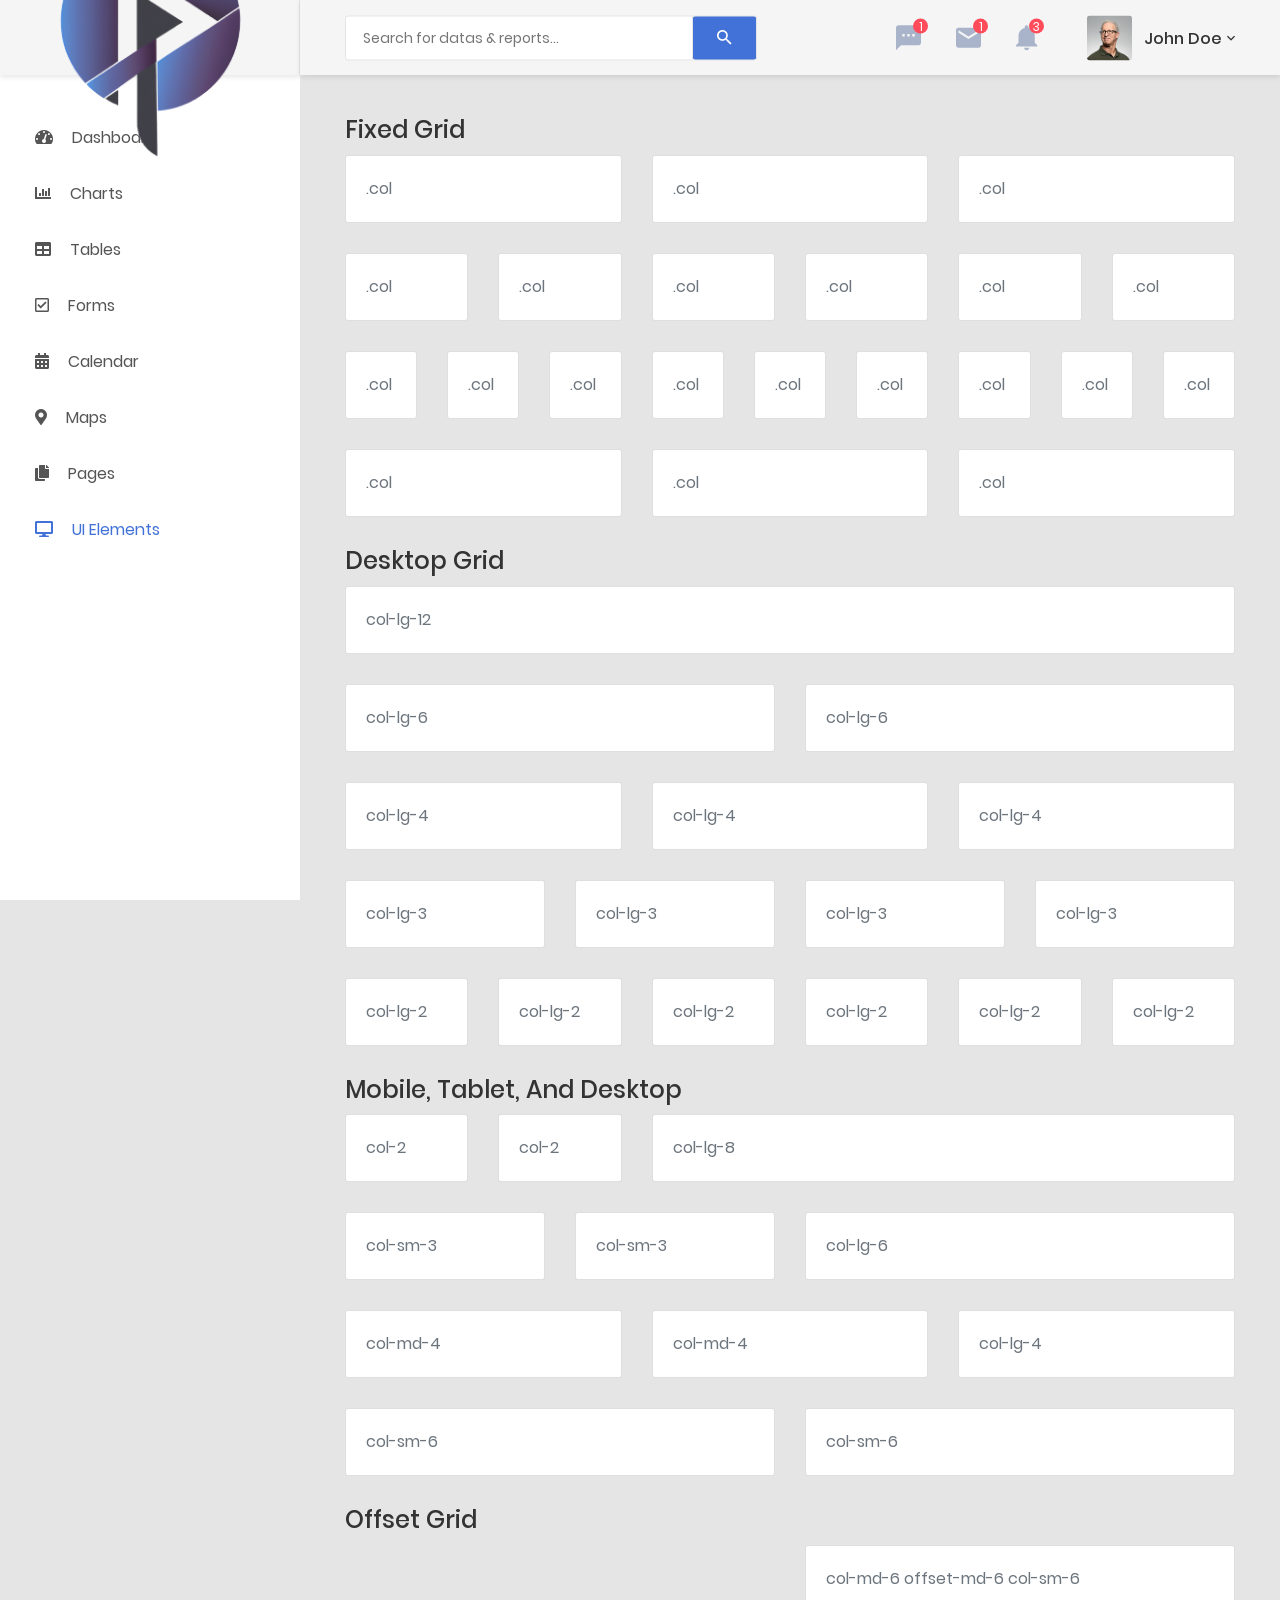
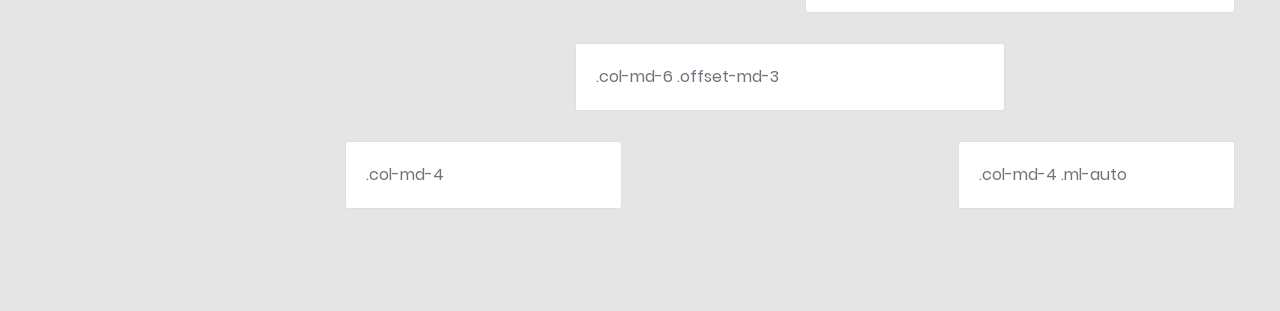
<file: frontend/front-test/CoolAdmin-master/grid.html>
<!DOCTYPE html>
<html lang="en">

<head>
  <!-- Required meta tags-->
  <meta charset="UTF-8">
  <meta name="viewport" content="width=device-width, initial-scale=1, shrink-to-fit=no">
  <meta name="description" content="au theme template">
  <meta name="author" content="Hau Nguyen">
  <meta name="keywords" content="au theme template">

  <!-- Title Page-->
  <title>Grid System</title>

  <!-- Fontfaces CSS-->
  <link href="css/font-face.css" rel="stylesheet" media="all">
  <link href="vendor/font-awesome-4.7/css/font-awesome.min.css" rel="stylesheet" media="all">
  <link href="vendor/font-awesome-5/css/fontawesome-all.min.css" rel="stylesheet" media="all">
  <link href="vendor/mdi-font/css/material-design-iconic-font.min.css" rel="stylesheet" media="all">

  <!-- Bootstrap CSS-->
  <link href="vendor/bootstrap-4.1/bootstrap.min.css" rel="stylesheet" media="all">

  <!-- Vendor CSS-->
  <link href="vendor/animsition/animsition.min.css" rel="stylesheet" media="all">
  <link href="vendor/bootstrap-progressbar/bootstrap-progressbar-3.3.4.min.css" rel="stylesheet" media="all">
  <link href="vendor/wow/animate.css" rel="stylesheet" media="all">
  <link href="vendor/css-hamburgers/hamburgers.min.css" rel="stylesheet" media="all">
  <link href="vendor/slick/slick.css" rel="stylesheet" media="all">
  <link href="vendor/select2/select2.min.css" rel="stylesheet" media="all">
  <link href="vendor/perfect-scrollbar/perfect-scrollbar.css" rel="stylesheet" media="all">

  <!-- Main CSS-->
  <link href="css/theme.css" rel="stylesheet" media="all">

</head>

<body class="animsition">
  <div class="page-wrapper">
    <!-- HEADER MOBILE-->
    <header class="header-mobile d-block d-lg-none">
      <div class="header-mobile__bar">
        <div class="container-fluid">
          <div class="header-mobile-inner">
            <a class="logo" href="index.html">
              <img src="images/icon/logo.png" alt="CoolAdmin" />
            </a>
            <button class="hamburger hamburger--slider" type="button">
              <span class="hamburger-box">
                <span class="hamburger-inner"></span>
              </span>
            </button>
          </div>
        </div>
      </div>
      <nav class="navbar-mobile">
        <div class="container-fluid">
          <ul class="navbar-mobile__list list-unstyled">
            <li class="has-sub">
              <a class="js-arrow" href="#">
                <i class="fas fa-tachometer-alt"></i>Dashboard</a>
              <ul class="navbar-mobile-sub__list list-unstyled js-sub-list">
                <li>
                  <a href="index.html">Dashboard 1</a>
                </li>
                <li>
                  <a href="index2.html">Dashboard 2</a>
                </li>
                <li>
                  <a href="index3.html">Dashboard 3</a>
                </li>
                <li>
                  <a href="index4.html">Dashboard 4</a>
                </li>
              </ul>
            </li>
            <li>
              <a href="chart.html">
                <i class="fas fa-chart-bar"></i>Charts</a>
            </li>
            <li>
              <a href="table.html">
                <i class="fas fa-table"></i>Tables</a>
            </li>
            <li>
              <a href="form.html">
                <i class="far fa-check-square"></i>Forms</a>
            </li>
            <li>
            <a href="calendar.html">
                <i class="fas fa-calendar-alt"></i>Calendar</a>
            </li>
            <li>
              <a href="map.html">
                <i class="fas fa-map-marker-alt"></i>Maps</a>
            </li>
            <li class="has-sub">
              <a class="js-arrow" href="#">
                <i class="fas fa-copy"></i>Pages</a>
              <ul class="navbar-mobile-sub__list list-unstyled js-sub-list">
                <li>
                  <a href="login.html">Login</a>
                </li>
                <li>
                  <a href="register.html">Register</a>
                </li>
                <li>
                  <a href="forget-pass.html">Forget Password</a>
                </li>
              </ul>
            </li>
            <li class="has-sub">
              <a class="js-arrow" href="#">
                <i class="fas fa-desktop"></i>UI Elements</a>
              <ul class="navbar-mobile-sub__list list-unstyled js-sub-list">
                <li>
                  <a href="button.html">Button</a>
                </li>
                <li>
                  <a href="badge.html">Badges</a>
                </li>
                <li>
                  <a href="tab.html">Tabs</a>
                </li>
                <li>
                  <a href="card.html">Cards</a>
                </li>
                <li>
                  <a href="alert.html">Alerts</a>
                </li>
                <li>
                  <a href="progress-bar.html">Progress Bars</a>
                </li>
                <li>
                  <a href="modal.html">Modals</a>
                </li>
                <li>
                  <a href="switch.html">Switchs</a>
                </li>
                <li>
                  <a href="grid.html">Grids</a>
                </li>
                <li>
                  <a href="fontawesome.html">Fontawesome Icon</a>
                </li>
                <li>
                  <a href="typo.html">Typography</a>
                </li>
              </ul>
            </li>
          </ul>
        </div>
      </nav>
    </header>
    <!-- END HEADER MOBILE-->

    <!-- MENU SIDEBAR-->
    <aside class="menu-sidebar d-none d-lg-block">
      <div class="logo">
        <a href="#">
          <img src="images/icon/logo.png" alt="Cool Admin" />
        </a>
      </div>
      <div class="menu-sidebar__content js-scrollbar1">
        <nav class="navbar-sidebar">
          <ul class="list-unstyled navbar__list">
            <li class="has-sub">
              <a class="js-arrow" href="#">
                <i class="fas fa-tachometer-alt"></i>Dashboard</a>
              <ul class="list-unstyled navbar__sub-list js-sub-list">
                <li>
                  <a href="index.html">Dashboard 1</a>
                </li>
                <li>
                  <a href="index2.html">Dashboard 2</a>
                </li>
                <li>
                  <a href="index3.html">Dashboard 3</a>
                </li>
                <li>
                  <a href="index4.html">Dashboard 4</a>
                </li>
              </ul>
            </li>
            <li>
              <a href="chart.html">
                <i class="fas fa-chart-bar"></i>Charts</a>
            </li>
            <li>
              <a href="table.html">
                <i class="fas fa-table"></i>Tables</a>
            </li>
            <li>
              <a href="form.html">
                <i class="far fa-check-square"></i>Forms</a>
            </li>
            <li>
              <a href="calendar.html">
                <i class="fas fa-calendar-alt"></i>Calendar</a>
            </li>
            <li>
              <a href="map.html">
                <i class="fas fa-map-marker-alt"></i>Maps</a>
            </li>
            <li class="has-sub">
              <a class="js-arrow" href="#">
                <i class="fas fa-copy"></i>Pages</a>
              <ul class="list-unstyled navbar__sub-list js-sub-list">
                <li>
                  <a href="login.html">Login</a>
                </li>
                <li>
                  <a href="register.html">Register</a>
                </li>
                <li>
                  <a href="forget-pass.html">Forget Password</a>
                </li>
              </ul>
            </li>
            <li class="active has-sub">
              <a class="js-arrow" href="#">
                <i class="fas fa-desktop"></i>UI Elements</a>
              <ul class="list-unstyled navbar__sub-list js-sub-list">
                <li>
                  <a href="button.html">Button</a>
                </li>
                <li>
                  <a href="badge.html">Badges</a>
                </li>
                <li>
                  <a href="tab.html">Tabs</a>
                </li>
                <li>
                  <a href="card.html">Cards</a>
                </li>
                <li>
                  <a href="alert.html">Alerts</a>
                </li>
                <li>
                  <a href="progress-bar.html">Progress Bars</a>
                </li>
                <li>
                  <a href="modal.html">Modals</a>
                </li>
                <li>
                  <a href="switch.html">Switchs</a>
                </li>
                <li>
                  <a href="grid.html">Grids</a>
                </li>
                <li>
                  <a href="fontawesome.html">Fontawesome Icon</a>
                </li>
                <li>
                  <a href="typo.html">Typography</a>
                </li>
              </ul>
            </li>
          </ul>
        </nav>
      </div>
    </aside>
    <!-- END MENU SIDEBAR-->

    <!-- PAGE CONTAINER-->
    <div class="page-container">
      <!-- HEADER DESKTOP-->
      <header class="header-desktop">
        <div class="section__content section__content--p30">
          <div class="container-fluid">
            <div class="header-wrap">
              <form class="form-header" action="" method="POST">
                <input class="au-input au-input--xl" type="text" name="search" placeholder="Search for datas &amp; reports..." />
                <button class="au-btn--submit" type="submit">
                  <i class="zmdi zmdi-search"></i>
                </button>
              </form>
              <div class="header-button">
                <div class="noti-wrap">
                  <div class="noti__item js-item-menu">
                    <i class="zmdi zmdi-comment-more"></i>
                    <span class="quantity">1</span>
                    <div class="mess-dropdown js-dropdown">
                      <div class="mess__title">
                        <p>You have 2 news message</p>
                      </div>
                      <div class="mess__item">
                        <div class="image img-cir img-40">
                          <img src="images/icon/avatar-06.jpg" alt="Michelle Moreno" />
                        </div>
                        <div class="content">
                          <h6>Michelle Moreno</h6>
                          <p>Have sent a photo</p>
                          <span class="time">3 min ago</span>
                        </div>
                      </div>
                      <div class="mess__item">
                        <div class="image img-cir img-40">
                          <img src="images/icon/avatar-04.jpg" alt="Diane Myers" />
                        </div>
                        <div class="content">
                          <h6>Diane Myers</h6>
                          <p>You are now connected on message</p>
                          <span class="time">Yesterday</span>
                        </div>
                      </div>
                      <div class="mess__footer">
                        <a href="#">View all messages</a>
                      </div>
                    </div>
                  </div>
                  <div class="noti__item js-item-menu">
                    <i class="zmdi zmdi-email"></i>
                    <span class="quantity">1</span>
                    <div class="email-dropdown js-dropdown">
                      <div class="email__title">
                        <p>You have 3 New Emails</p>
                      </div>
                      <div class="email__item">
                        <div class="image img-cir img-40">
                          <img src="images/icon/avatar-06.jpg" alt="Cynthia Harvey" />
                        </div>
                        <div class="content">
                          <p>Meeting about new dashboard...</p>
                          <span>Cynthia Harvey, 3 min ago</span>
                        </div>
                      </div>
                      <div class="email__item">
                        <div class="image img-cir img-40">
                          <img src="images/icon/avatar-05.jpg" alt="Cynthia Harvey" />
                        </div>
                        <div class="content">
                          <p>Meeting about new dashboard...</p>
                          <span>Cynthia Harvey, Yesterday</span>
                        </div>
                      </div>
                      <div class="email__item">
                        <div class="image img-cir img-40">
                          <img src="images/icon/avatar-04.jpg" alt="Cynthia Harvey" />
                        </div>
                        <div class="content">
                          <p>Meeting about new dashboard...</p>
                          <span>Cynthia Harvey, April 12,,2018</span>
                        </div>
                      </div>
                      <div class="email__footer">
                        <a href="#">See all emails</a>
                      </div>
                    </div>
                  </div>
                  <div class="noti__item js-item-menu">
                    <i class="zmdi zmdi-notifications"></i>
                    <span class="quantity">3</span>
                    <div class="notifi-dropdown js-dropdown">
                      <div class="notifi__title">
                        <p>You have 3 Notifications</p>
                      </div>
                      <div class="notifi__item">
                        <div class="bg-c1 img-cir img-40">
                          <i class="zmdi zmdi-email-open"></i>
                        </div>
                        <div class="content">
                          <p>You got a email notification</p>
                          <span class="date">April 12, 2018 06:50</span>
                        </div>
                      </div>
                      <div class="notifi__item">
                        <div class="bg-c2 img-cir img-40">
                          <i class="zmdi zmdi-account-box"></i>
                        </div>
                        <div class="content">
                          <p>Your account has been blocked</p>
                          <span class="date">April 12, 2018 06:50</span>
                        </div>
                      </div>
                      <div class="notifi__item">
                        <div class="bg-c3 img-cir img-40">
                          <i class="zmdi zmdi-file-text"></i>
                        </div>
                        <div class="content">
                          <p>You got a new file</p>
                          <span class="date">April 12, 2018 06:50</span>
                        </div>
                      </div>
                      <div class="notifi__footer">
                        <a href="#">All notifications</a>
                      </div>
                    </div>
                  </div>
                </div>
                <div class="account-wrap">
                  <div class="account-item clearfix js-item-menu">
                    <div class="image">
                      <img src="images/icon/avatar-01.jpg" alt="John Doe" />
                    </div>
                    <div class="content">
                      <a class="js-acc-btn" href="#">john doe</a>
                    </div>
                    <div class="account-dropdown js-dropdown">
                      <div class="info clearfix">
                        <div class="image">
                          <a href="#">
                            <img src="images/icon/avatar-01.jpg" alt="John Doe" />
                          </a>
                        </div>
                        <div class="content">
                          <h5 class="name">
                            <a href="#">john doe</a>
                          </h5>
                          <span class="email">johndoe@example.com</span>
                        </div>
                      </div>
                      <div class="account-dropdown__body">
                        <div class="account-dropdown__item">
                          <a href="#">
                            <i class="zmdi zmdi-account"></i>Account</a>
                        </div>
                        <div class="account-dropdown__item">
                          <a href="#">
                            <i class="zmdi zmdi-settings"></i>Setting</a>
                        </div>
                        <div class="account-dropdown__item">
                          <a href="#">
                            <i class="zmdi zmdi-money-box"></i>Billing</a>
                        </div>
                      </div>
                      <div class="account-dropdown__footer">
                        <a href="#">
                          <i class="zmdi zmdi-power"></i>Logout</a>
                      </div>
                    </div>
                  </div>
                </div>
              </div>
            </div>
          </div>
        </div>
      </header>
      <!-- END HEADER DESKTOP-->

      <!-- MAIN CONTENT-->
      <div class="main-content">
        <div class="section__content section__content--p30">
          <div class="container-fluid">
            <h5 class="heading-title">Fixed Grid</h5>
            <div class="row">
              <div class="col">
                <section class="card">
                  <div class="card-body text-secondary">.col</div>
                </section>
              </div>
              <div class="col">
                <section class="card">
                  <div class="card-body text-secondary">.col</div>
                </section>
              </div>
              <div class="col">
                <section class="card">
                  <div class="card-body text-secondary">.col</div>
                </section>
              </div>
            </div>

            <div class="row">
              <div class="col">
                <section class="card">
                  <div class="card-body text-secondary">.col</div>
                </section>
              </div>
              <div class="col">
                <section class="card">
                  <div class="card-body text-secondary">.col</div>
                </section>
              </div>
              <div class="col">
                <section class="card">
                  <div class="card-body text-secondary">.col</div>
                </section>
              </div>
              <div class="col">
                <section class="card">
                  <div class="card-body text-secondary">.col</div>
                </section>
              </div>
              <div class="col">
                <section class="card">
                  <div class="card-body text-secondary">.col</div>
                </section>
              </div>
              <div class="col">
                <section class="card">
                  <div class="card-body text-secondary">.col</div>
                </section>
              </div>
            </div>

            <div class="row">
              <div class="col">
                <section class="card">
                  <div class="card-body text-secondary">.col</div>
                </section>
              </div>
              <div class="col">
                <section class="card">
                  <div class="card-body text-secondary">.col</div>
                </section>
              </div>
              <div class="col">
                <section class="card">
                  <div class="card-body text-secondary">.col</div>
                </section>
              </div>
              <div class="col">
                <section class="card">
                  <div class="card-body text-secondary">.col</div>
                </section>
              </div>
              <div class="col">
                <section class="card">
                  <div class="card-body text-secondary">.col</div>
                </section>
              </div>
              <div class="col">
                <section class="card">
                  <div class="card-body text-secondary">.col</div>
                </section>
              </div>
              <div class="col">
                <section class="card">
                  <div class="card-body text-secondary">.col</div>
                </section>
              </div>
              <div class="col">
                <section class="card">
                  <div class="card-body text-secondary">.col</div>
                </section>
              </div>
              <div class="col">
                <section class="card">
                  <div class="card-body text-secondary">.col</div>
                </section>
              </div>
              <div class="col">
                <section class="card">
                  <div class="card-body text-secondary">.col</div>
                </section>
              </div>
              <div class="col">
                <section class="card">
                  <div class="card-body text-secondary">.col</div>
                </section>
              </div>
              <div class="col">
                <section class="card">
                  <div class="card-body text-secondary">.col</div>
                </section>
              </div>
            </div>

            <h5 class="heading-title">Desktop Grid</h5>
            <div class="row">
              <div class="col col-lg-12">
                <section class="card">
                  <div class="card-body text-secondary">col-lg-12</div>
                </section>
              </div>
            </div>

            <div class="row">
              <div class="col-lg-6">
                <section class="card">
                  <div class="card-body text-secondary">col-lg-6</div>
                </section>
              </div>
              <div class="col-lg-6 ">
                <section class="card">
                  <div class="card-body text-secondary">col-lg-6</div>
                </section>
              </div>
            </div>


            <div class="row">
              <div class="col-lg-4">
                <section class="card">
                  <div class="card-body text-secondary">col-lg-4</div>
                </section>
              </div>
              <div class="col-lg-4">
                <section class="card">
                  <div class="card-body text-secondary">col-lg-4</div>
                </section>
              </div>
              <div class="col-lg-4">
                <section class="card">
                  <div class="card-body text-secondary">col-lg-4</div>
                </section>
              </div>
            </div>

            <div class="row">
              <div class="col-lg-3">
                <section class="card">
                  <div class="card-body text-secondary">col-lg-3</div>
                </section>
              </div>
              <div class="col-lg-3">
                <section class="card">
                  <div class="card-body text-secondary">col-lg-3</div>
                </section>
              </div>
              <div class="col-lg-3">
                <section class="card">
                  <div class="card-body text-secondary">col-lg-3</div>
                </section>
              </div>
              <div class="col-lg-3">
                <section class="card">
                  <div class="card-body text-secondary">col-lg-3</div>
                </section>
              </div>
            </div>

            <div class="row">
              <div class="col-lg-2">
                <section class="card">
                  <div class="card-body text-secondary">col-lg-2</div>
                </section>
              </div>
              <div class="col-lg-2">
                <section class="card">
                  <div class="card-body text-secondary">col-lg-2</div>
                </section>
              </div>
              <div class="col-lg-2">
                <section class="card">
                  <div class="card-body text-secondary">col-lg-2</div>
                </section>
              </div>
              <div class="col-lg-2">
                <section class="card">
                  <div class="card-body text-secondary">col-lg-2</div>
                </section>
              </div>
              <div class="col-lg-2">
                <section class="card">
                  <div class="card-body text-secondary">col-lg-2</div>
                </section>
              </div>
              <div class="col-lg-2">
                <section class="card">
                  <div class="card-body text-secondary">col-lg-2</div>
                </section>
              </div>
            </div>


            <h4 class="heading-title">Mobile, Tablet, and Desktop</h4>

            <div class="row">
              <div class="col-2">
                <section class="card">
                  <div class="card-body text-secondary">col-2</div>
                </section>
              </div>
              <div class="col-2">
                <section class="card">
                  <div class="card-body text-secondary">col-2</div>
                </section>
              </div>
              <div class="col-lg-8">
                <section class="card">
                  <div class="card-body text-secondary">col-lg-8</div>
                </section>
              </div>
            </div>

            <div class="row">
              <div class="col-sm-3">
                <section class="card">
                  <div class="card-body text-secondary">col-sm-3</div>
                </section>
              </div>
              <div class="col-sm-3">
                <section class="card">
                  <div class="card-body text-secondary">col-sm-3</div>
                </section>
              </div>
              <div class="col-lg-6">
                <section class="card">
                  <div class="card-body text-secondary">col-lg-6</div>
                </section>
              </div>
            </div>

            <div class="row">
              <div class="col-md-4">
                <section class="card">
                  <div class="card-body text-secondary">col-md-4</div>
                </section>
              </div>
              <div class="col-md-4">
                <section class="card">
                  <div class="card-body text-secondary">col-md-4</div>
                </section>
              </div>
              <div class="col-lg-4">
                <section class="card">
                  <div class="card-body text-secondary">col-lg-4</div>
                </section>
              </div>
            </div>

            <div class="row">
              <div class="col-sm-6">
                <section class="card">
                  <div class="card-body text-secondary">col-sm-6</div>
                </section>
              </div>
              <div class="col-sm-6">
                <section class="card">
                  <div class="card-body text-secondary">col-sm-6</div>
                </section>
              </div>
            </div>


            <h5 class="heading-title">Offset Grid</h5>

            <div class="row">
              <div class="col-md-6 offset-md-6 col-sm-6 ml-auto">
                <section class="card">
                  <div class="card-body text-secondary">col-md-6 offset-md-6 col-sm-6 </div>
                </section>
              </div>
            </div>

            <div class="row">
              <div class="col-md-6 offset-md-3 mr-auto ml-auto">
                <section class="card">
                  <div class="card-body text-secondary">.col-md-6 .offset-md-3</div>
                </section>
              </div>
            </div>

            <div class="row">
              <div class="col-md-4">
                <section class="card">
                  <div class="card-body text-secondary"> .col-md-4 </div>
                </section>
              </div>
              <div class="col-md-4 ml-auto">
                <section class="card">
                  <div class="card-body text-secondary">.col-md-4 .ml-auto</div>
                </section>
              </div>
            </div>
          </div>
        </div>
      </div>
    </div>
    <!-- END PAGE CONTAINER-->

  </div>

  <!-- Jquery JS-->
  <script src="vendor/jquery-3.2.1.min.js"></script>
  <!-- Bootstrap JS-->
  <script src="vendor/bootstrap-4.1/popper.min.js"></script>
  <script src="vendor/bootstrap-4.1/bootstrap.min.js"></script>
  <!-- Vendor JS       -->
  <script src="vendor/slick/slick.min.js">
  </script>
  <script src="vendor/wow/wow.min.js"></script>
  <script src="vendor/animsition/animsition.min.js"></script>
  <script src="vendor/bootstrap-progressbar/bootstrap-progressbar.min.js">
  </script>
  <script src="vendor/counter-up/jquery.waypoints.min.js"></script>
  <script src="vendor/counter-up/jquery.counterup.min.js">
  </script>
  <script src="vendor/circle-progress/circle-progress.min.js"></script>
  <script src="vendor/perfect-scrollbar/perfect-scrollbar.js"></script>
  <script src="vendor/chartjs/Chart.bundle.min.js"></script>
  <script src="vendor/select2/select2.min.js">
  </script>

  <!-- Main JS-->
  <script src="js/main.js"></script>

</body>

</html>
<!-- end document-->
</file>
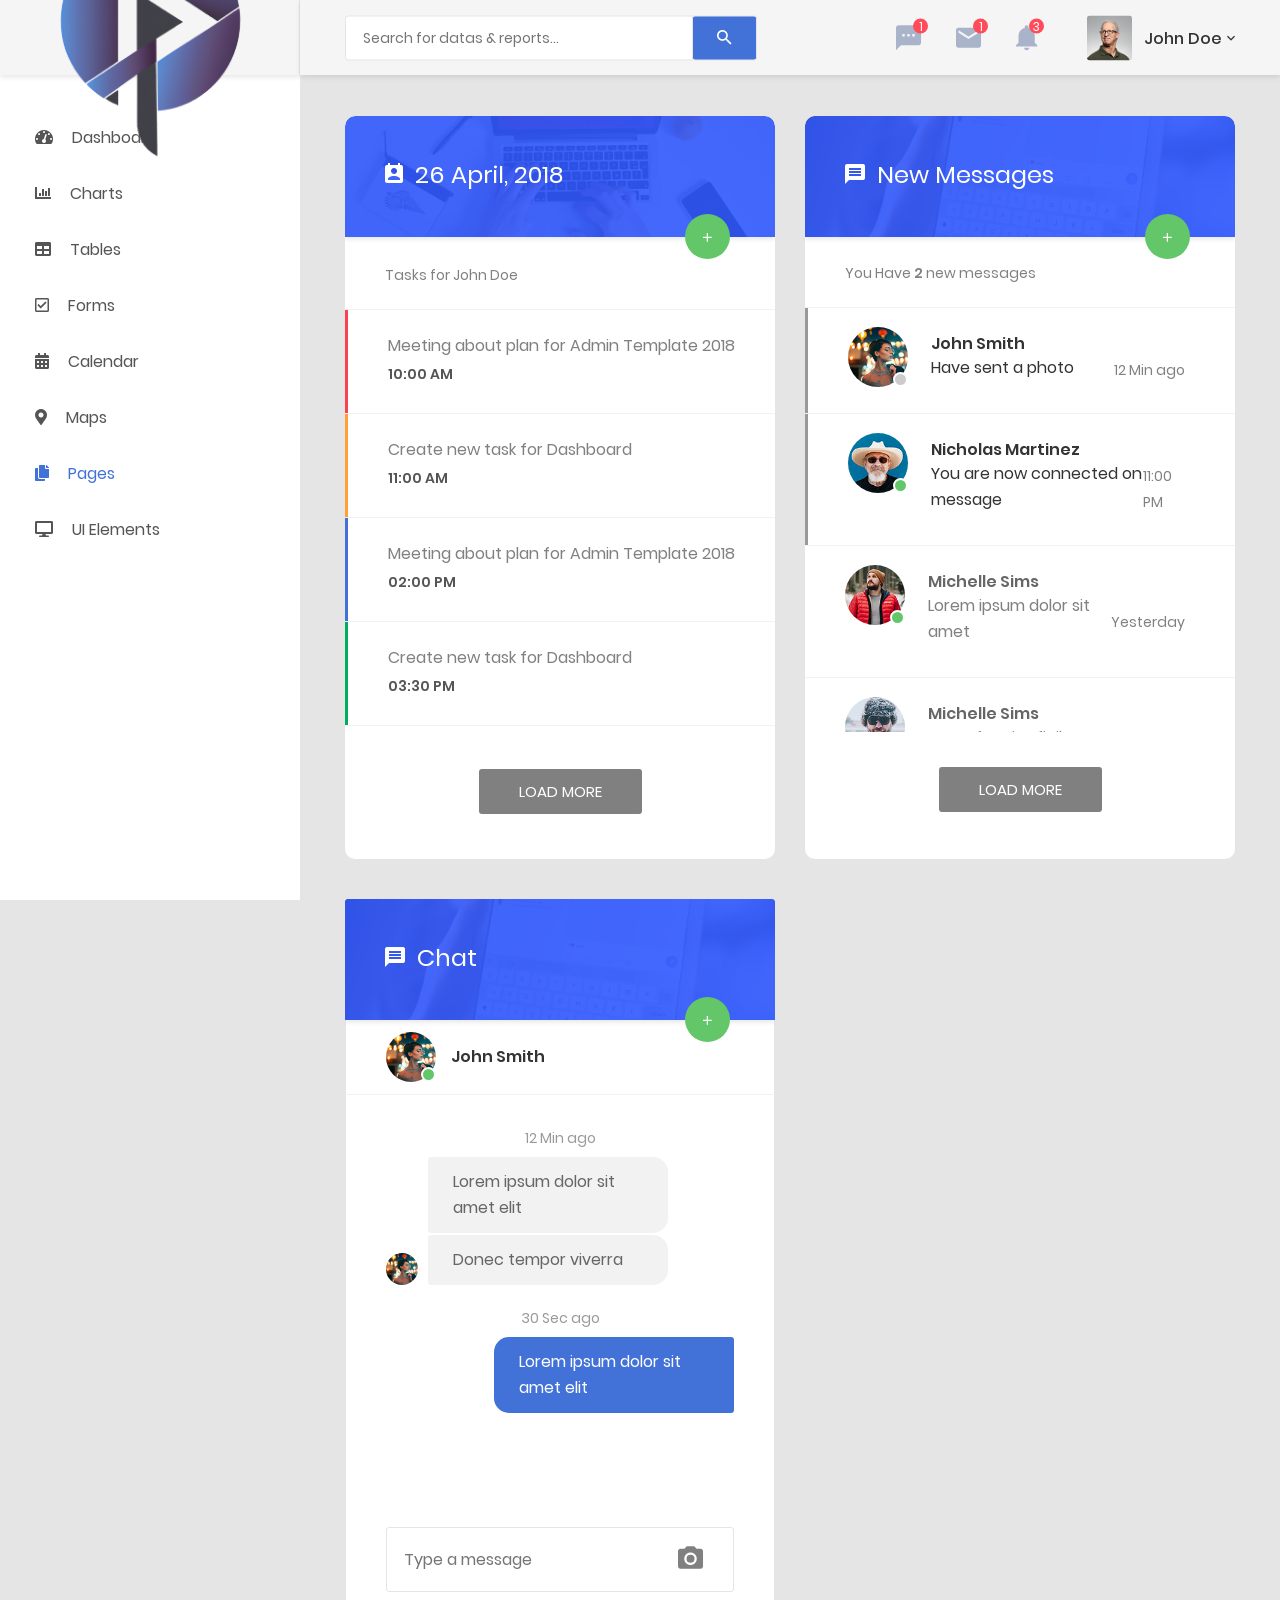
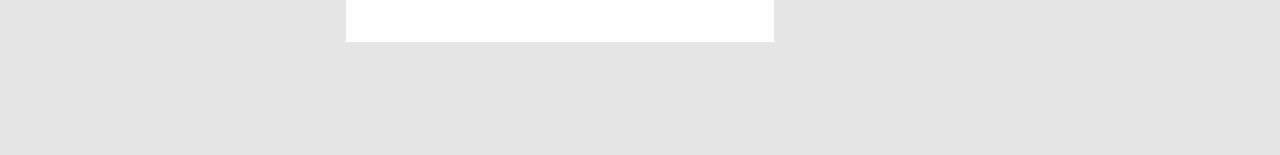
<file: frontend/front-test/CoolAdmin-master/inbox.html>
<!DOCTYPE html>
<html lang="en">

<head>
    <!-- Required meta tags-->
    <meta charset="UTF-8">
    <meta name="viewport" content="width=device-width, initial-scale=1, shrink-to-fit=no">
    <meta name="description" content="au theme template">
    <meta name="author" content="Hau Nguyen">
    <meta name="keywords" content="au theme template">

    <!-- Title Page-->
    <title>Inbox</title>

    <!-- Fontfaces CSS-->
    <link href="css/font-face.css" rel="stylesheet" media="all">
    <link href="vendor/font-awesome-4.7/css/font-awesome.min.css" rel="stylesheet" media="all">
    <link href="vendor/font-awesome-5/css/fontawesome-all.min.css" rel="stylesheet" media="all">
    <link href="vendor/mdi-font/css/material-design-iconic-font.min.css" rel="stylesheet" media="all">

    <!-- Bootstrap CSS-->
    <link href="vendor/bootstrap-4.1/bootstrap.min.css" rel="stylesheet" media="all">

    <!-- Vendor CSS-->
    <link href="vendor/animsition/animsition.min.css" rel="stylesheet" media="all">
    <link href="vendor/bootstrap-progressbar/bootstrap-progressbar-3.3.4.min.css" rel="stylesheet" media="all">
    <link href="vendor/wow/animate.css" rel="stylesheet" media="all">
    <link href="vendor/css-hamburgers/hamburgers.min.css" rel="stylesheet" media="all">
    <link href="vendor/slick/slick.css" rel="stylesheet" media="all">
    <link href="vendor/select2/select2.min.css" rel="stylesheet" media="all">
    <link href="vendor/perfect-scrollbar/perfect-scrollbar.css" rel="stylesheet" media="all">

    <!-- Main CSS-->
    <link href="css/theme.css" rel="stylesheet" media="all">

</head>

<body class="animsition">
    <div class="page-wrapper">
        <!-- HEADER MOBILE-->
        <header class="header-mobile d-block d-lg-none">
            <div class="header-mobile__bar">
                <div class="container-fluid">
                    <div class="header-mobile-inner">
                        <a class="logo" href="index.html">
                            <img src="images/icon/logo.png" alt="CoolAdmin" />
                        </a>
                        <button class="hamburger hamburger--slider" type="button">
                            <span class="hamburger-box">
                                <span class="hamburger-inner"></span>
                            </span>
                        </button>
                    </div>
                </div>
            </div>
            <nav class="navbar-mobile">
                <div class="container-fluid">
                    <ul class="navbar-mobile__list list-unstyled">
                        <li class="has-sub">
                            <a class="js-arrow" href="#">
                                <i class="fas fa-tachometer-alt"></i>Dashboard</a>
                            <ul class="navbar-mobile-sub__list list-unstyled js-sub-list">
                                <li>
                                    <a href="index.html">Dashboard 1</a>
                                </li>
                                <li>
                                    <a href="index2.html">Dashboard 2</a>
                                </li>
                                <li>
                                    <a href="index3.html">Dashboard 3</a>
                                </li>
                                <li>
                                    <a href="index4.html">Dashboard 4</a>
                                </li>
                            </ul>
                        </li>
                        <li>
                            <a href="chart.html">
                                <i class="fas fa-chart-bar"></i>Charts</a>
                        </li>
                        <li>
                            <a href="table.html">
                                <i class="fas fa-table"></i>Tables</a>
                        </li>
                        <li>
                            <a href="form.html">
                                <i class="far fa-check-square"></i>Forms</a>
                        </li>
                        <li>
                            <a href="calendar.html">
                                <i class="fas fa-calendar-alt"></i>Calendar</a>
                        </li>
                        <li>
                            <a href="map.html">
                                <i class="fas fa-map-marker-alt"></i>Maps</a>
                        </li>
                        <li class="has-sub">
                            <a class="js-arrow" href="#">
                                <i class="fas fa-copy"></i>Pages</a>
                            <ul class="navbar-mobile-sub__list list-unstyled js-sub-list">
                                <li>
                                    <a href="login.html">Login</a>
                                </li>
                                <li>
                                    <a href="register.html">Register</a>
                                </li>
                                <li>
                                    <a href="forget-pass.html">Forget Password</a>
                                </li>
                            </ul>
                        </li>
                        <li class="has-sub">
                            <a class="js-arrow" href="#">
                                <i class="fas fa-desktop"></i>UI Elements</a>
                            <ul class="navbar-mobile-sub__list list-unstyled js-sub-list">
                                <li>
                                    <a href="button.html">Button</a>
                                </li>
                                <li>
                                    <a href="badge.html">Badges</a>
                                </li>
                                <li>
                                    <a href="tab.html">Tabs</a>
                                </li>
                                <li>
                                    <a href="card.html">Cards</a>
                                </li>
                                <li>
                                    <a href="alert.html">Alerts</a>
                                </li>
                                <li>
                                    <a href="progress-bar.html">Progress Bars</a>
                                </li>
                                <li>
                                    <a href="modal.html">Modals</a>
                                </li>
                                <li>
                                    <a href="switch.html">Switchs</a>
                                </li>
                                <li>
                                    <a href="grid.html">Grids</a>
                                </li>
                                <li>
                                    <a href="fontawesome.html">Fontawesome Icon</a>
                                </li>
                                <li>
                                    <a href="typo.html">Typography</a>
                                </li>
                            </ul>
                        </li>
                    </ul>
                </div>
            </nav>
        </header>
        <!-- END HEADER MOBILE-->

        <!-- MENU SIDEBAR-->
        <aside class="menu-sidebar d-none d-lg-block">
            <div class="logo">
                <a href="#">
                    <img src="images/icon/logo.png" alt="Cool Admin" />
                </a>
            </div>
            <div class="menu-sidebar__content js-scrollbar1">
                <nav class="navbar-sidebar">
                    <ul class="list-unstyled navbar__list">
                        <li class="has-sub">
                            <a class="js-arrow" href="#">
                                <i class="fas fa-tachometer-alt"></i>Dashboard</a>
                            <ul class="list-unstyled navbar__sub-list js-sub-list">
                                <li>
                                    <a href="index.html">Dashboard 1</a>
                                </li>
                                <li>
                                    <a href="index2.html">Dashboard 2</a>
                                </li>
                                <li>
                                    <a href="index3.html">Dashboard 3</a>
                                </li>
                                <li>
                                    <a href="index4.html">Dashboard 4</a>
                                </li>
                            </ul>
                        </li>
                        <li>
                            <a href="chart.html">
                                <i class="fas fa-chart-bar"></i>Charts</a>
                        </li>
                        <li>
                            <a href="table.html">
                                <i class="fas fa-table"></i>Tables</a>
                        </li>
                        <li>
                            <a href="form.html">
                                <i class="far fa-check-square"></i>Forms</a>
                        </li>
                        <li>
                            <a href="calendar.html">
                                <i class="fas fa-calendar-alt"></i>Calendar</a>
                        </li>
                        <li>
                            <a href="map.html">
                                <i class="fas fa-map-marker-alt"></i>Maps</a>
                        </li>
                        <li class="active has-sub">
                            <a class="js-arrow" href="#">
                                <i class="fas fa-copy"></i>Pages</a>
                            <ul class="list-unstyled navbar__sub-list js-sub-list">
                                <li>
                                    <a href="login.html">Login</a>
                                </li>
                                <li>
                                    <a href="register.html">Register</a>
                                </li>
                                <li>
                                    <a href="forget-pass.html">Forget Password</a>
                                </li>
                            </ul>
                        </li>
                        <li class="has-sub">
                            <a class="js-arrow" href="#">
                                <i class="fas fa-desktop"></i>UI Elements</a>
                            <ul class="list-unstyled navbar__sub-list js-sub-list">
                                <li>
                                    <a href="button.html">Button</a>
                                </li>
                                <li>
                                    <a href="badge.html">Badges</a>
                                </li>
                                <li>
                                    <a href="tab.html">Tabs</a>
                                </li>
                                <li>
                                    <a href="card.html">Cards</a>
                                </li>
                                <li>
                                    <a href="alert.html">Alerts</a>
                                </li>
                                <li>
                                    <a href="progress-bar.html">Progress Bars</a>
                                </li>
                                <li>
                                    <a href="modal.html">Modals</a>
                                </li>
                                <li>
                                    <a href="switch.html">Switchs</a>
                                </li>
                                <li>
                                    <a href="grid.html">Grids</a>
                                </li>
                                <li>
                                    <a href="fontawesome.html">Fontawesome Icon</a>
                                </li>
                                <li>
                                    <a href="typo.html">Typography</a>
                                </li>
                            </ul>
                        </li>
                    </ul>
                </nav>
            </div>
        </aside>
        <!-- END MENU SIDEBAR-->

        <!-- PAGE CONTAINER-->
        <div class="page-container">
            <!-- HEADER DESKTOP-->
            <header class="header-desktop">
                <div class="section__content section__content--p30">
                    <div class="container-fluid">
                        <div class="header-wrap">
                            <form class="form-header" action="" method="POST">
                                <input class="au-input au-input--xl" type="text" name="search" placeholder="Search for datas &amp; reports..." />
                                <button class="au-btn--submit" type="submit">
                                    <i class="zmdi zmdi-search"></i>
                                </button>
                            </form>
                            <div class="header-button">
                                <div class="noti-wrap">
                                    <div class="noti__item js-item-menu">
                                        <i class="zmdi zmdi-comment-more"></i>
                                        <span class="quantity">1</span>
                                        <div class="mess-dropdown js-dropdown">
                                            <div class="mess__title">
                                                <p>You have 2 news message</p>
                                            </div>
                                            <div class="mess__item">
                                                <div class="image img-cir img-40">
                                                    <img src="images/icon/avatar-06.jpg" alt="Michelle Moreno" />
                                                </div>
                                                <div class="content">
                                                    <h6>Michelle Moreno</h6>
                                                    <p>Have sent a photo</p>
                                                    <span class="time">3 min ago</span>
                                                </div>
                                            </div>
                                            <div class="mess__item">
                                                <div class="image img-cir img-40">
                                                    <img src="images/icon/avatar-04.jpg" alt="Diane Myers" />
                                                </div>
                                                <div class="content">
                                                    <h6>Diane Myers</h6>
                                                    <p>You are now connected on message</p>
                                                    <span class="time">Yesterday</span>
                                                </div>
                                            </div>
                                            <div class="mess__footer">
                                                <a href="#">View all messages</a>
                                            </div>
                                        </div>
                                    </div>
                                    <div class="noti__item js-item-menu">
                                        <i class="zmdi zmdi-email"></i>
                                        <span class="quantity">1</span>
                                        <div class="email-dropdown js-dropdown">
                                            <div class="email__title">
                                                <p>You have 3 New Emails</p>
                                            </div>
                                            <div class="email__item">
                                                <div class="image img-cir img-40">
                                                    <img src="images/icon/avatar-06.jpg" alt="Cynthia Harvey" />
                                                </div>
                                                <div class="content">
                                                    <p>Meeting about new dashboard...</p>
                                                    <span>Cynthia Harvey, 3 min ago</span>
                                                </div>
                                            </div>
                                            <div class="email__item">
                                                <div class="image img-cir img-40">
                                                    <img src="images/icon/avatar-05.jpg" alt="Cynthia Harvey" />
                                                </div>
                                                <div class="content">
                                                    <p>Meeting about new dashboard...</p>
                                                    <span>Cynthia Harvey, Yesterday</span>
                                                </div>
                                            </div>
                                            <div class="email__item">
                                                <div class="image img-cir img-40">
                                                    <img src="images/icon/avatar-04.jpg" alt="Cynthia Harvey" />
                                                </div>
                                                <div class="content">
                                                    <p>Meeting about new dashboard...</p>
                                                    <span>Cynthia Harvey, April 12,,2018</span>
                                                </div>
                                            </div>
                                            <div class="email__footer">
                                                <a href="#">See all emails</a>
                                            </div>
                                        </div>
                                    </div>
                                    <div class="noti__item js-item-menu">
                                        <i class="zmdi zmdi-notifications"></i>
                                        <span class="quantity">3</span>
                                        <div class="notifi-dropdown js-dropdown">
                                            <div class="notifi__title">
                                                <p>You have 3 Notifications</p>
                                            </div>
                                            <div class="notifi__item">
                                                <div class="bg-c1 img-cir img-40">
                                                    <i class="zmdi zmdi-email-open"></i>
                                                </div>
                                                <div class="content">
                                                    <p>You got a email notification</p>
                                                    <span class="date">April 12, 2018 06:50</span>
                                                </div>
                                            </div>
                                            <div class="notifi__item">
                                                <div class="bg-c2 img-cir img-40">
                                                    <i class="zmdi zmdi-account-box"></i>
                                                </div>
                                                <div class="content">
                                                    <p>Your account has been blocked</p>
                                                    <span class="date">April 12, 2018 06:50</span>
                                                </div>
                                            </div>
                                            <div class="notifi__item">
                                                <div class="bg-c3 img-cir img-40">
                                                    <i class="zmdi zmdi-file-text"></i>
                                                </div>
                                                <div class="content">
                                                    <p>You got a new file</p>
                                                    <span class="date">April 12, 2018 06:50</span>
                                                </div>
                                            </div>
                                            <div class="notifi__footer">
                                                <a href="#">All notifications</a>
                                            </div>
                                        </div>
                                    </div>
                                </div>
                                <div class="account-wrap">
                                    <div class="account-item clearfix js-item-menu">
                                        <div class="image">
                                            <img src="images/icon/avatar-01.jpg" alt="John Doe" />
                                        </div>
                                        <div class="content">
                                            <a class="js-acc-btn" href="#">john doe</a>
                                        </div>
                                        <div class="account-dropdown js-dropdown">
                                            <div class="info clearfix">
                                                <div class="image">
                                                    <a href="#">
                                                        <img src="images/icon/avatar-01.jpg" alt="John Doe" />
                                                    </a>
                                                </div>
                                                <div class="content">
                                                    <h5 class="name">
                                                        <a href="#">john doe</a>
                                                    </h5>
                                                    <span class="email">johndoe@example.com</span>
                                                </div>
                                            </div>
                                            <div class="account-dropdown__body">
                                                <div class="account-dropdown__item">
                                                    <a href="#">
                                                        <i class="zmdi zmdi-account"></i>Account</a>
                                                </div>
                                                <div class="account-dropdown__item">
                                                    <a href="#">
                                                        <i class="zmdi zmdi-settings"></i>Setting</a>
                                                </div>
                                                <div class="account-dropdown__item">
                                                    <a href="#">
                                                        <i class="zmdi zmdi-money-box"></i>Billing</a>
                                                </div>
                                            </div>
                                            <div class="account-dropdown__footer">
                                                <a href="#">
                                                    <i class="zmdi zmdi-power"></i>Logout</a>
                                            </div>
                                        </div>
                                    </div>
                                </div>
                            </div>
                        </div>
                    </div>
                </div>
            </header>
            <!-- END HEADER DESKTOP-->

            <!-- MAIN CONTENT-->
            <div class="main-content">
                <div class="section__content section__content--p30">
                    <div class="container-fluid">
                        <div class="row">
                            <div class="col-lg-6">
                                <div class="au-card au-card--no-shadow au-card--no-pad m-b-40">
                                    <div class="au-card-title" style="background-image:url('images/bg-title-01.jpg');">
                                        <div class="bg-overlay bg-overlay--blue"></div>
                                        <h3>
                                            <i class="zmdi zmdi-account-calendar"></i>26 April, 2018</h3>
                                        <button class="au-btn-plus">
                                            <i class="zmdi zmdi-plus"></i>
                                        </button>
                                    </div>
                                    <div class="au-task js-list-load">
                                        <div class="au-task__title">
                                            <p>Tasks for John Doe</p>
                                        </div>
                                        <div class="au-task-list js-scrollbar3">
                                            <div class="au-task__item au-task__item--danger">
                                                <div class="au-task__item-inner">
                                                    <h5 class="task">
                                                        <a href="#">Meeting about plan for Admin Template 2018</a>
                                                    </h5>
                                                    <span class="time">10:00 AM</span>
                                                </div>
                                            </div>
                                            <div class="au-task__item au-task__item--warning">
                                                <div class="au-task__item-inner">
                                                    <h5 class="task">
                                                        <a href="#">Create new task for Dashboard</a>
                                                    </h5>
                                                    <span class="time">11:00 AM</span>
                                                </div>
                                            </div>
                                            <div class="au-task__item au-task__item--primary">
                                                <div class="au-task__item-inner">
                                                    <h5 class="task">
                                                        <a href="#">Meeting about plan for Admin Template 2018</a>
                                                    </h5>
                                                    <span class="time">02:00 PM</span>
                                                </div>
                                            </div>
                                            <div class="au-task__item au-task__item--success">
                                                <div class="au-task__item-inner">
                                                    <h5 class="task">
                                                        <a href="#">Create new task for Dashboard</a>
                                                    </h5>
                                                    <span class="time">03:30 PM</span>
                                                </div>
                                            </div>
                                            <div class="au-task__item au-task__item--danger js-load-item">
                                                <div class="au-task__item-inner">
                                                    <h5 class="task">
                                                        <a href="#">Meeting about plan for Admin Template 2018</a>
                                                    </h5>
                                                    <span class="time">10:00 AM</span>
                                                </div>
                                            </div>
                                            <div class="au-task__item au-task__item--warning js-load-item">
                                                <div class="au-task__item-inner">
                                                    <h5 class="task">
                                                        <a href="#">Create new task for Dashboard</a>
                                                    </h5>
                                                    <span class="time">11:00 AM</span>
                                                </div>
                                            </div>
                                        </div>
                                        <div class="au-task__footer">
                                            <button class="au-btn au-btn-load js-load-btn">load more</button>
                                        </div>
                                    </div>
                                </div>
                            </div>
                            <div class="col-lg-6">
                                <div class="au-card au-card--no-shadow au-card--no-pad m-b-40">
                                    <div class="au-card-title" style="background-image:url('images/bg-title-02.jpg');">
                                        <div class="bg-overlay bg-overlay--blue"></div>
                                        <h3>
                                            <i class="zmdi zmdi-comment-text"></i>New Messages</h3>
                                        <button class="au-btn-plus">
                                            <i class="zmdi zmdi-plus"></i>
                                        </button>
                                    </div>
                                    <div class="au-inbox-wrap js-inbox-wrap">
                                        <div class="au-message js-list-load">
                                            <div class="au-message__noti">
                                                <p>You Have
                                                    <span>2</span>

                                                    new messages
                                                </p>
                                            </div>
                                            <div class="au-message-list">
                                                <div class="au-message__item unread">
                                                    <div class="au-message__item-inner">
                                                        <div class="au-message__item-text">
                                                            <div class="avatar-wrap">
                                                                <div class="avatar">
                                                                    <img src="images/icon/avatar-02.jpg" alt="John Smith">
                                                                </div>
                                                            </div>
                                                            <div class="text">
                                                                <h5 class="name">John Smith</h5>
                                                                <p>Have sent a photo</p>
                                                            </div>
                                                        </div>
                                                        <div class="au-message__item-time">
                                                            <span>12 Min ago</span>
                                                        </div>
                                                    </div>
                                                </div>
                                                <div class="au-message__item unread">
                                                    <div class="au-message__item-inner">
                                                        <div class="au-message__item-text">
                                                            <div class="avatar-wrap online">
                                                                <div class="avatar">
                                                                    <img src="images/icon/avatar-03.jpg" alt="Nicholas Martinez">
                                                                </div>
                                                            </div>
                                                            <div class="text">
                                                                <h5 class="name">Nicholas Martinez</h5>
                                                                <p>You are now connected on message</p>
                                                            </div>
                                                        </div>
                                                        <div class="au-message__item-time">
                                                            <span>11:00 PM</span>
                                                        </div>
                                                    </div>
                                                </div>
                                                <div class="au-message__item">
                                                    <div class="au-message__item-inner">
                                                        <div class="au-message__item-text">
                                                            <div class="avatar-wrap online">
                                                                <div class="avatar">
                                                                    <img src="images/icon/avatar-04.jpg" alt="Michelle Sims">
                                                                </div>
                                                            </div>
                                                            <div class="text">
                                                                <h5 class="name">Michelle Sims</h5>
                                                                <p>Lorem ipsum dolor sit amet</p>
                                                            </div>
                                                        </div>
                                                        <div class="au-message__item-time">
                                                            <span>Yesterday</span>
                                                        </div>
                                                    </div>
                                                </div>
                                                <div class="au-message__item">
                                                    <div class="au-message__item-inner">
                                                        <div class="au-message__item-text">
                                                            <div class="avatar-wrap">
                                                                <div class="avatar">
                                                                    <img src="images/icon/avatar-05.jpg" alt="Michelle Sims">
                                                                </div>
                                                            </div>
                                                            <div class="text">
                                                                <h5 class="name">Michelle Sims</h5>
                                                                <p>Purus feugiat finibus</p>
                                                            </div>
                                                        </div>
                                                        <div class="au-message__item-time">
                                                            <span>Sunday</span>
                                                        </div>
                                                    </div>
                                                </div>
                                                <div class="au-message__item js-load-item">
                                                    <div class="au-message__item-inner">
                                                        <div class="au-message__item-text">
                                                            <div class="avatar-wrap online">
                                                                <div class="avatar">
                                                                    <img src="images/icon/avatar-04.jpg" alt="Michelle Sims">
                                                                </div>
                                                            </div>
                                                            <div class="text">
                                                                <h5 class="name">Michelle Sims</h5>
                                                                <p>Lorem ipsum dolor sit amet</p>
                                                            </div>
                                                        </div>
                                                        <div class="au-message__item-time">
                                                            <span>Yesterday</span>
                                                        </div>
                                                    </div>
                                                </div>
                                                <div class="au-message__item js-load-item">
                                                    <div class="au-message__item-inner">
                                                        <div class="au-message__item-text">
                                                            <div class="avatar-wrap">
                                                                <div class="avatar">
                                                                    <img src="images/icon/avatar-05.jpg" alt="Michelle Sims">
                                                                </div>
                                                            </div>
                                                            <div class="text">
                                                                <h5 class="name">Michelle Sims</h5>
                                                                <p>Purus feugiat finibus</p>
                                                            </div>
                                                        </div>
                                                        <div class="au-message__item-time">
                                                            <span>Sunday</span>
                                                        </div>
                                                    </div>
                                                </div>
                                            </div>
                                            <div class="au-message__footer">
                                                <button class="au-btn au-btn-load js-load-btn">load more</button>
                                            </div>
                                        </div>
                                        <div class="au-chat">
                                            <div class="au-chat__title">
                                                <div class="au-chat-info">
                                                    <div class="avatar-wrap online">
                                                        <div class="avatar avatar--small">
                                                            <img src="images/icon/avatar-02.jpg" alt="John Smith">
                                                        </div>
                                                    </div>
                                                    <span class="nick">
                                                        <a href="#">John Smith</a>
                                                    </span>
                                                </div>
                                            </div>
                                            <div class="au-chat__content">
                                                <div class="recei-mess-wrap">
                                                    <span class="mess-time">12 Min ago</span>
                                                    <div class="recei-mess__inner">
                                                        <div class="avatar avatar--tiny">
                                                            <img src="images/icon/avatar-02.jpg" alt="John Smith">
                                                        </div>
                                                        <div class="recei-mess-list">
                                                            <div class="recei-mess">Lorem ipsum dolor sit amet, consectetur adipiscing elit non iaculis</div>
                                                            <div class="recei-mess">Donec tempor, sapien ac viverra</div>
                                                        </div>
                                                    </div>
                                                </div>
                                                <div class="send-mess-wrap">
                                                    <span class="mess-time">30 Sec ago</span>
                                                    <div class="send-mess__inner">
                                                        <div class="send-mess-list">
                                                            <div class="send-mess">Lorem ipsum dolor sit amet, consectetur adipiscing elit non iaculis</div>
                                                        </div>
                                                    </div>
                                                </div>
                                            </div>
                                            <div class="au-chat-textfield">
                                                <form class="au-form-icon">
                                                    <input class="au-input au-input--full au-input--h65" type="text" placeholder="Type a message">
                                                    <button class="au-input-icon">
                                                        <i class="zmdi zmdi-camera"></i>
                                                    </button>
                                                </form>
                                            </div>
                                        </div>
                                    </div>
                                </div>
                            </div>
                            <div class="col-lg-6">
                                <div class="au-card au-card--no-shadow au-card--no-pad m-b-40 au-card--border">
                                    <div class="au-card-title" style="background-image:url('images/bg-title-02.jpg');">
                                        <div class="bg-overlay bg-overlay--blue"></div>
                                        <h3>
                                            <i class="zmdi zmdi-comment-text"></i>Chat</h3>
                                        <button class="au-btn-plus">
                                            <i class="zmdi zmdi-plus"></i>
                                        </button>
                                    </div>
                                    <div class="au-inbox-wrap">
                                        <div class="au-chat au-chat--border">
                                            <div class="au-chat__title">
                                                <div class="au-chat-info">
                                                    <div class="avatar-wrap online">
                                                        <div class="avatar avatar--small">
                                                            <img src="images/icon/avatar-02.jpg" alt="John Smith">
                                                        </div>
                                                    </div>
                                                    <span class="nick">
                                                        <a href="#">John Smith</a>
                                                    </span>
                                                </div>
                                            </div>
                                            <div class="au-chat__content au-chat__content2 js-scrollbar5">
                                                <div class="recei-mess-wrap">
                                                    <span class="mess-time">12 Min ago</span>
                                                    <div class="recei-mess__inner">
                                                        <div class="avatar avatar--tiny">
                                                            <img src="images/icon/avatar-02.jpg" alt="John Smith">
                                                        </div>
                                                        <div class="recei-mess-list">
                                                            <div class="recei-mess">Lorem ipsum dolor sit amet elit</div>
                                                            <div class="recei-mess">Donec tempor viverra</div>
                                                        </div>
                                                    </div>
                                                </div>
                                                <div class="send-mess-wrap">
                                                    <span class="mess-time">30 Sec ago</span>
                                                    <div class="send-mess__inner">
                                                        <div class="send-mess-list">
                                                            <div class="send-mess">Lorem ipsum dolor sit amet elit</div>
                                                        </div>
                                                    </div>
                                                </div>
                                            </div>
                                            <div class="au-chat-textfield">
                                                <form class="au-form-icon">
                                                    <input class="au-input au-input--full au-input--h65" type="text" placeholder="Type a message">
                                                    <button class="au-input-icon">
                                                        <i class="zmdi zmdi-camera"></i>
                                                    </button>
                                                </form>
                                            </div>
                                        </div>
                                    </div>
                                </div>
                            </div>
                        </div>
                    </div>
                </div>
            </div>
        </div>
        <!-- END PAGE CONTAINER-->

    </div>

    <!-- Jquery JS-->
    <script src="vendor/jquery-3.2.1.min.js"></script>
    <!-- Bootstrap JS-->
    <script src="vendor/bootstrap-4.1/popper.min.js"></script>
    <script src="vendor/bootstrap-4.1/bootstrap.min.js"></script>
    <!-- Vendor JS       -->
    <script src="vendor/slick/slick.min.js">
    </script>
    <script src="vendor/wow/wow.min.js"></script>
    <script src="vendor/animsition/animsition.min.js"></script>
    <script src="vendor/bootstrap-progressbar/bootstrap-progressbar.min.js">
    </script>
    <script src="vendor/counter-up/jquery.waypoints.min.js"></script>
    <script src="vendor/counter-up/jquery.counterup.min.js">
    </script>
    <script src="vendor/circle-progress/circle-progress.min.js"></script>
    <script src="vendor/perfect-scrollbar/perfect-scrollbar.js"></script>
    <script src="vendor/chartjs/Chart.bundle.min.js"></script>
    <script src="vendor/select2/select2.min.js">
    </script>

    <!-- Main JS-->
    <script src="js/main.js"></script>

</body>

</html>
<!-- end document-->
</file>
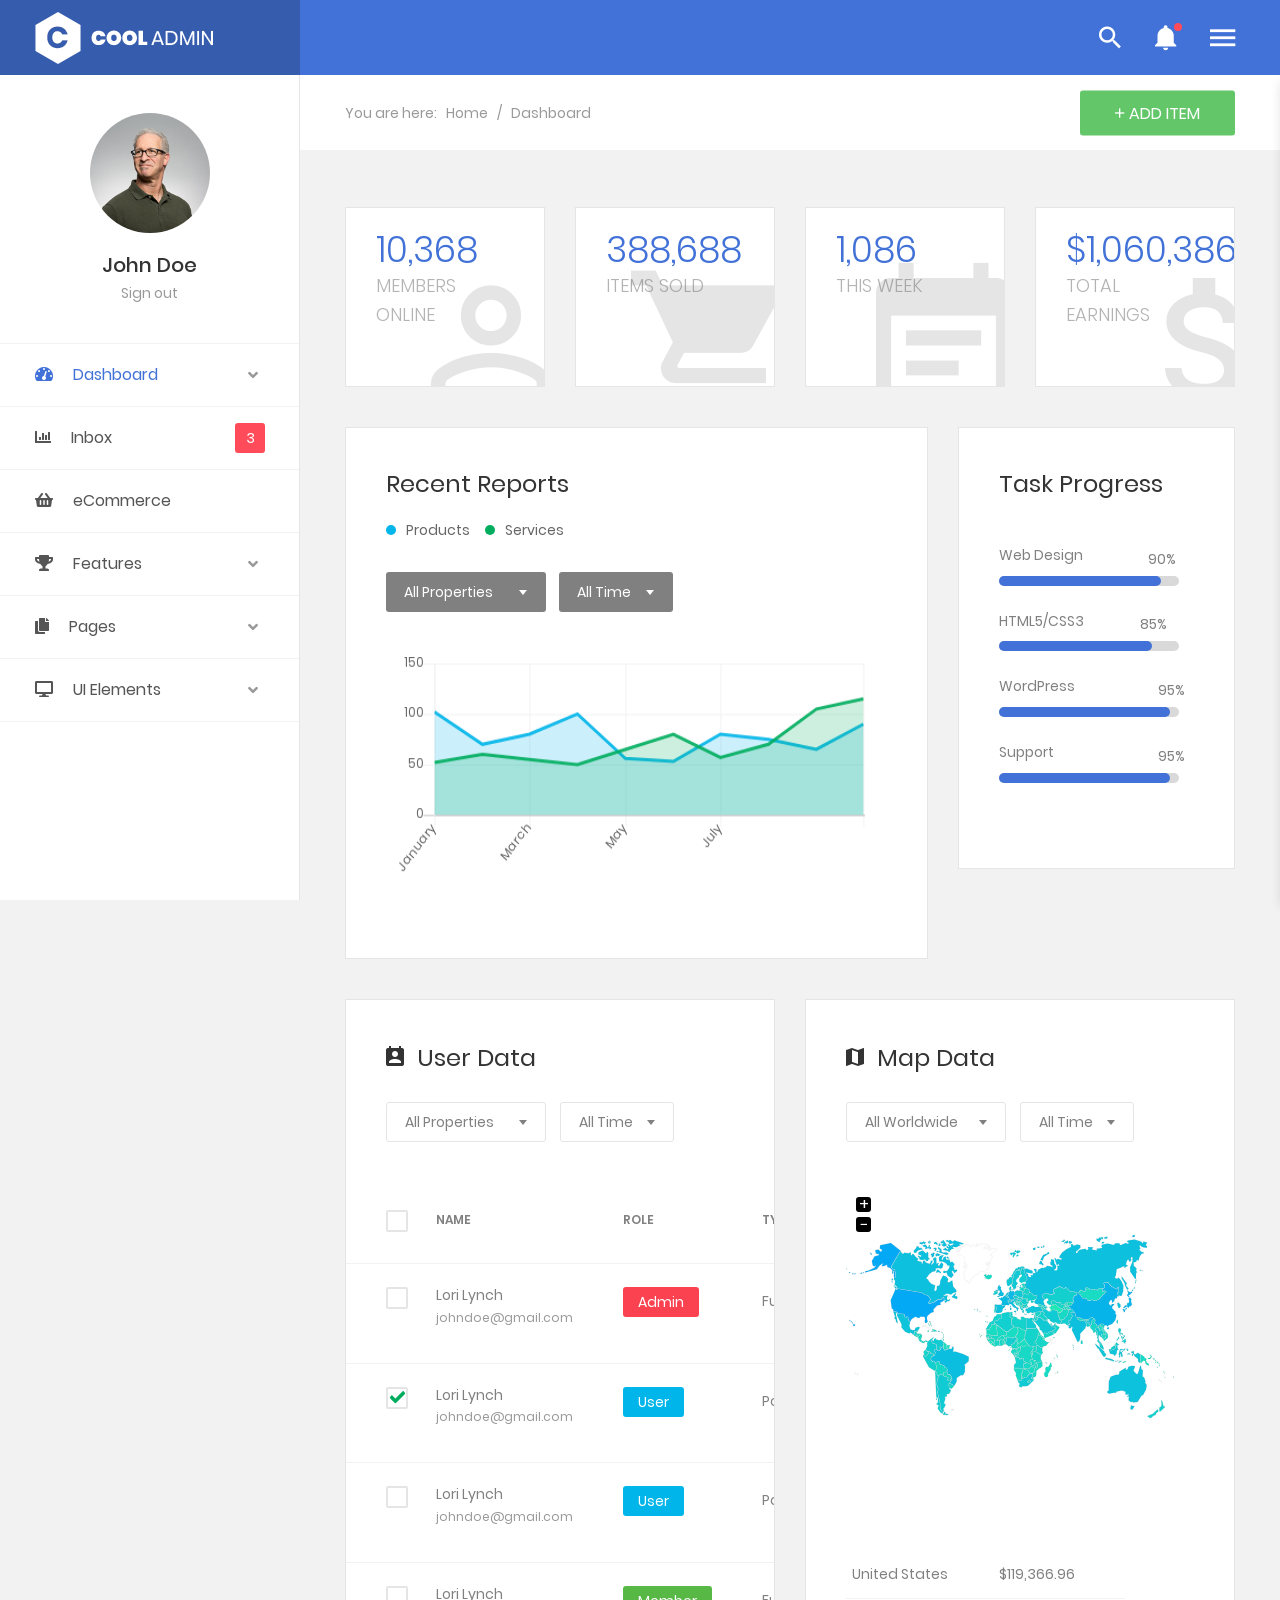
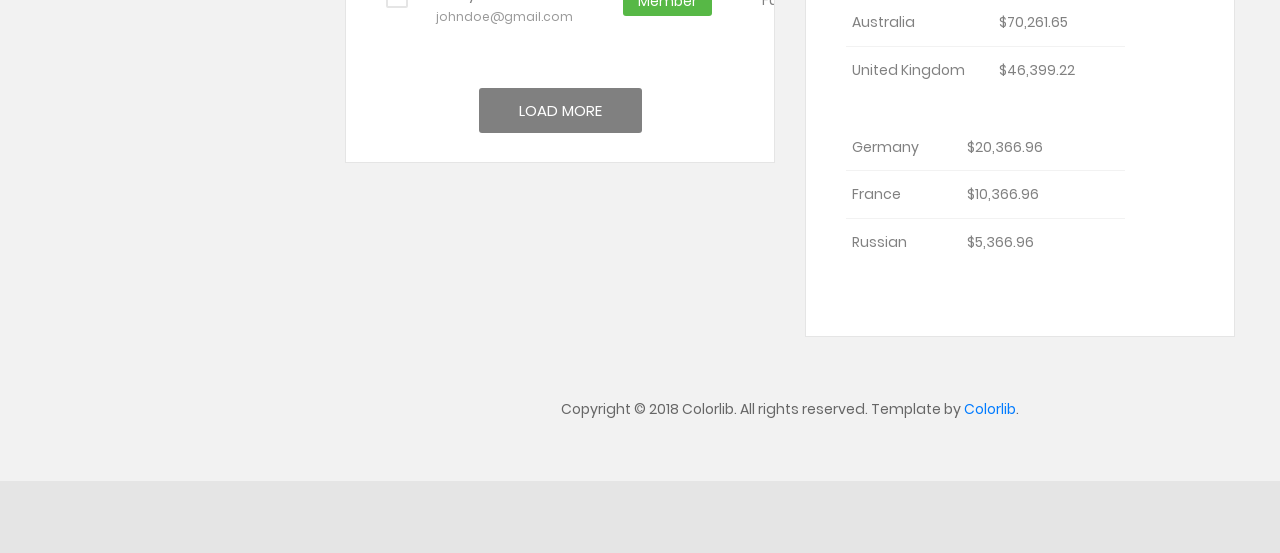
<file: frontend/front-test/CoolAdmin-master/index2.html>
<!DOCTYPE html>
<html lang="en">

<head>
    <!-- Required meta tags-->
    <meta charset="UTF-8">
    <meta name="viewport" content="width=device-width, initial-scale=1, shrink-to-fit=no">
    <meta name="description" content="au theme template">
    <meta name="author" content="Hau Nguyen">
    <meta name="keywords" content="au theme template">

    <!-- Title Page-->
    <title>Dashboard 2</title>

    <!-- Fontfaces CSS-->
    <link href="css/font-face.css" rel="stylesheet" media="all">
    <link href="vendor/font-awesome-4.7/css/font-awesome.min.css" rel="stylesheet" media="all">
    <link href="vendor/font-awesome-5/css/fontawesome-all.min.css" rel="stylesheet" media="all">
    <link href="vendor/mdi-font/css/material-design-iconic-font.min.css" rel="stylesheet" media="all">

    <!-- Bootstrap CSS-->
    <link href="vendor/bootstrap-4.1/bootstrap.min.css" rel="stylesheet" media="all">

    <!-- Vendor CSS-->
    <link href="vendor/animsition/animsition.min.css" rel="stylesheet" media="all">
    <link href="vendor/bootstrap-progressbar/bootstrap-progressbar-3.3.4.min.css" rel="stylesheet" media="all">
    <link href="vendor/wow/animate.css" rel="stylesheet" media="all">
    <link href="vendor/css-hamburgers/hamburgers.min.css" rel="stylesheet" media="all">
    <link href="vendor/slick/slick.css" rel="stylesheet" media="all">
    <link href="vendor/select2/select2.min.css" rel="stylesheet" media="all">
    <link href="vendor/perfect-scrollbar/perfect-scrollbar.css" rel="stylesheet" media="all">
    <link href="vendor/vector-map/jqvmap.min.css" rel="stylesheet" media="all">

    <!-- Main CSS-->
    <link href="css/theme.css" rel="stylesheet" media="all">

</head>

<body class="animsition">
    <div class="page-wrapper">
        <!-- MENU SIDEBAR-->
        <aside class="menu-sidebar2">
            <div class="logo">
                <a href="#">
                    <img src="images/icon/logo-white.png" alt="Cool Admin" />
                </a>
            </div>
            <div class="menu-sidebar2__content js-scrollbar1">
                <div class="account2">
                    <div class="image img-cir img-120">
                        <img src="images/icon/avatar-big-01.jpg" alt="John Doe" />
                    </div>
                    <h4 class="name">john doe</h4>
                    <a href="#">Sign out</a>
                </div>
                <nav class="navbar-sidebar2">
                    <ul class="list-unstyled navbar__list">
                        <li class="active has-sub">
                            <a class="js-arrow" href="#">
                                <i class="fas fa-tachometer-alt"></i>Dashboard
                                <span class="arrow">
                                    <i class="fas fa-angle-down"></i>
                                </span>
                            </a>
                            <ul class="list-unstyled navbar__sub-list js-sub-list">
                                <li>
                                    <a href="index.html">
                                        <i class="fas fa-tachometer-alt"></i>Dashboard 1</a>
                                </li>
                                <li>
                                    <a href="index2.html">
                                        <i class="fas fa-tachometer-alt"></i>Dashboard 2</a>
                                </li>
                                <li>
                                    <a href="index3.html">
                                        <i class="fas fa-tachometer-alt"></i>Dashboard 3</a>
                                </li>
                                <li>
                                    <a href="index4.html">
                                        <i class="fas fa-tachometer-alt"></i>Dashboard 4</a>
                                </li>
                            </ul>
                        </li>
                        <li>
                            <a href="inbox.html">
                                <i class="fas fa-chart-bar"></i>Inbox</a>
                            <span class="inbox-num">3</span>
                        </li>
                        <li>
                            <a href="#">
                                <i class="fas fa-shopping-basket"></i>eCommerce</a>
                        </li>
                        <li class="has-sub">
                            <a class="js-arrow" href="#">
                                <i class="fas fa-trophy"></i>Features
                                <span class="arrow">
                                    <i class="fas fa-angle-down"></i>
                                </span>
                            </a>
                            <ul class="list-unstyled navbar__sub-list js-sub-list">
                                <li>
                                    <a href="table.html">
                                        <i class="fas fa-table"></i>Tables</a>
                                </li>
                                <li>
                                    <a href="form.html">
                                        <i class="far fa-check-square"></i>Forms</a>
                                </li>
                                <li>
                                    <a href="calendar.html">
                                        <i class="fas fa-calendar-alt"></i>Calendar</a>
                                </li>
                                <li>
                                    <a href="map.html">
                                        <i class="fas fa-map-marker-alt"></i>Maps</a>
                                </li>
                            </ul>
                        </li>
                        <li class="has-sub">
                            <a class="js-arrow" href="#">
                                <i class="fas fa-copy"></i>Pages
                                <span class="arrow">
                                    <i class="fas fa-angle-down"></i>
                                </span>
                            </a>
                            <ul class="list-unstyled navbar__sub-list js-sub-list">
                                <li>
                                    <a href="login.html">
                                        <i class="fas fa-sign-in-alt"></i>Login</a>
                                </li>
                                <li>
                                    <a href="register.html">
                                        <i class="fas fa-user"></i>Register</a>
                                </li>
                                <li>
                                    <a href="forget-pass.html">
                                        <i class="fas fa-unlock-alt"></i>Forget Password</a>
                                </li>
                            </ul>
                        </li>
                        <li class="has-sub">
                            <a class="js-arrow" href="#">
                                <i class="fas fa-desktop"></i>UI Elements
                                <span class="arrow">
                                    <i class="fas fa-angle-down"></i>
                                </span>
                            </a>
                            <ul class="list-unstyled navbar__sub-list js-sub-list">
                                <li>
                                    <a href="button.html">
                                        <i class="fab fa-flickr"></i>Button</a>
                                </li>
                                <li>
                                    <a href="badge.html">
                                        <i class="fas fa-comment-alt"></i>Badges</a>
                                </li>
                                <li>
                                    <a href="tab.html">
                                        <i class="far fa-window-maximize"></i>Tabs</a>
                                </li>
                                <li>
                                    <a href="card.html">
                                        <i class="far fa-id-card"></i>Cards</a>
                                </li>
                                <li>
                                    <a href="alert.html">
                                        <i class="far fa-bell"></i>Alerts</a>
                                </li>
                                <li>
                                    <a href="progress-bar.html">
                                        <i class="fas fa-tasks"></i>Progress Bars</a>
                                </li>
                                <li>
                                    <a href="modal.html">
                                        <i class="far fa-window-restore"></i>Modals</a>
                                </li>
                                <li>
                                    <a href="switch.html">
                                        <i class="fas fa-toggle-on"></i>Switchs</a>
                                </li>
                                <li>
                                    <a href="grid.html">
                                        <i class="fas fa-th-large"></i>Grids</a>
                                </li>
                                <li>
                                    <a href="fontawesome.html">
                                        <i class="fab fa-font-awesome"></i>FontAwesome</a>
                                </li>
                                <li>
                                    <a href="typo.html">
                                        <i class="fas fa-font"></i>Typography</a>
                                </li>
                            </ul>
                        </li>
                    </ul>
                </nav>
            </div>
        </aside>
        <!-- END MENU SIDEBAR-->

        <!-- PAGE CONTAINER-->
        <div class="page-container2">
            <!-- HEADER DESKTOP-->
            <header class="header-desktop2">
                <div class="section__content section__content--p30">
                    <div class="container-fluid">
                        <div class="header-wrap2">
                            <div class="logo d-block d-lg-none">
                                <a href="#">
                                    <img src="images/icon/logo-white.png" alt="CoolAdmin" />
                                </a>
                            </div>
                            <div class="header-button2">
                                <div class="header-button-item js-item-menu">
                                    <i class="zmdi zmdi-search"></i>
                                    <div class="search-dropdown js-dropdown">
                                        <form action="">
                                            <input class="au-input au-input--full au-input--h65" type="text" placeholder="Search for datas &amp; reports..." />
                                            <span class="search-dropdown__icon">
                                                <i class="zmdi zmdi-search"></i>
                                            </span>
                                        </form>
                                    </div>
                                </div>
                                <div class="header-button-item has-noti js-item-menu">
                                    <i class="zmdi zmdi-notifications"></i>
                                    <div class="notifi-dropdown js-dropdown">
                                        <div class="notifi__title">
                                            <p>You have 3 Notifications</p>
                                        </div>
                                        <div class="notifi__item">
                                            <div class="bg-c1 img-cir img-40">
                                                <i class="zmdi zmdi-email-open"></i>
                                            </div>
                                            <div class="content">
                                                <p>You got a email notification</p>
                                                <span class="date">April 12, 2018 06:50</span>
                                            </div>
                                        </div>
                                        <div class="notifi__item">
                                            <div class="bg-c2 img-cir img-40">
                                                <i class="zmdi zmdi-account-box"></i>
                                            </div>
                                            <div class="content">
                                                <p>Your account has been blocked</p>
                                                <span class="date">April 12, 2018 06:50</span>
                                            </div>
                                        </div>
                                        <div class="notifi__item">
                                            <div class="bg-c3 img-cir img-40">
                                                <i class="zmdi zmdi-file-text"></i>
                                            </div>
                                            <div class="content">
                                                <p>You got a new file</p>
                                                <span class="date">April 12, 2018 06:50</span>
                                            </div>
                                        </div>
                                        <div class="notifi__footer">
                                            <a href="#">All notifications</a>
                                        </div>
                                    </div>
                                </div>
                                <div class="header-button-item mr-0 js-sidebar-btn">
                                    <i class="zmdi zmdi-menu"></i>
                                </div>
                                <div class="setting-menu js-right-sidebar d-none d-lg-block">
                                    <div class="account-dropdown__body">
                                        <div class="account-dropdown__item">
                                            <a href="#">
                                                <i class="zmdi zmdi-account"></i>Account</a>
                                        </div>
                                        <div class="account-dropdown__item">
                                            <a href="#">
                                                <i class="zmdi zmdi-settings"></i>Setting</a>
                                        </div>
                                        <div class="account-dropdown__item">
                                            <a href="#">
                                                <i class="zmdi zmdi-money-box"></i>Billing</a>
                                        </div>
                                    </div>
                                    <div class="account-dropdown__body">
                                        <div class="account-dropdown__item">
                                            <a href="#">
                                                <i class="zmdi zmdi-globe"></i>Language</a>
                                        </div>
                                        <div class="account-dropdown__item">
                                            <a href="#">
                                                <i class="zmdi zmdi-pin"></i>Location</a>
                                        </div>
                                        <div class="account-dropdown__item">
                                            <a href="#">
                                                <i class="zmdi zmdi-email"></i>Email</a>
                                        </div>
                                        <div class="account-dropdown__item">
                                            <a href="#">
                                                <i class="zmdi zmdi-notifications"></i>Notifications</a>
                                        </div>
                                    </div>
                                </div>
                            </div>
                        </div>
                    </div>
                </div>
            </header>
            <aside class="menu-sidebar2 js-right-sidebar d-block d-lg-none">
                <div class="logo">
                    <a href="#">
                        <img src="images/icon/logo-white.png" alt="Cool Admin" />
                    </a>
                </div>
                <div class="menu-sidebar2__content js-scrollbar2">
                    <div class="account2">
                        <div class="image img-cir img-120">
                            <img src="images/icon/avatar-big-01.jpg" alt="John Doe" />
                        </div>
                        <h4 class="name">john doe</h4>
                        <a href="#">Sign out</a>
                    </div>
                    <nav class="navbar-sidebar2">
                        <ul class="list-unstyled navbar__list">
                            <li class="active has-sub">
                                <a class="js-arrow" href="#">
                                    <i class="fas fa-tachometer-alt"></i>Dashboard
                                    <span class="arrow">
                                        <i class="fas fa-angle-down"></i>
                                    </span>
                                </a>
                                <ul class="list-unstyled navbar__sub-list js-sub-list">
                                    <li>
                                        <a href="index.html">
                                            <i class="fas fa-tachometer-alt"></i>Dashboard 1</a>
                                    </li>
                                    <li>
                                        <a href="index2.html">
                                            <i class="fas fa-tachometer-alt"></i>Dashboard 2</a>
                                    </li>
                                    <li>
                                        <a href="index3.html">
                                            <i class="fas fa-tachometer-alt"></i>Dashboard 3</a>
                                    </li>
                                    <li>
                                        <a href="index4.html">
                                            <i class="fas fa-tachometer-alt"></i>Dashboard 4</a>
                                    </li>
                                </ul>
                            </li>
                            <li>
                                <a href="inbox.html">
                                    <i class="fas fa-chart-bar"></i>Inbox</a>
                                <span class="inbox-num">3</span>
                            </li>
                            <li>
                                <a href="#">
                                    <i class="fas fa-shopping-basket"></i>eCommerce</a>
                            </li>
                            <li class="has-sub">
                                <a class="js-arrow" href="#">
                                    <i class="fas fa-trophy"></i>Features
                                    <span class="arrow">
                                        <i class="fas fa-angle-down"></i>
                                    </span>
                                </a>
                                <ul class="list-unstyled navbar__sub-list js-sub-list">
                                    <li>
                                        <a href="table.html">
                                            <i class="fas fa-table"></i>Tables</a>
                                    </li>
                                    <li>
                                        <a href="form.html">
                                            <i class="far fa-check-square"></i>Forms</a>
                                    </li>
                                    <li>
                                        <a href="calendar.html">
                                            <i class="fas fa-calendar-alt"></i>Calendar</a>
                                    </li>
                                    <li>
                                        <a href="map.html">
                                            <i class="fas fa-map-marker-alt"></i>Maps</a>
                                    </li>
                                </ul>
                            </li>
                            <li class="has-sub">
                                <a class="js-arrow" href="#">
                                    <i class="fas fa-copy"></i>Pages
                                    <span class="arrow">
                                        <i class="fas fa-angle-down"></i>
                                    </span>
                                </a>
                                <ul class="list-unstyled navbar__sub-list js-sub-list">
                                    <li>
                                        <a href="login.html">
                                            <i class="fas fa-sign-in-alt"></i>Login</a>
                                    </li>
                                    <li>
                                        <a href="register.html">
                                            <i class="fas fa-user"></i>Register</a>
                                    </li>
                                    <li>
                                        <a href="forget-pass.html">
                                            <i class="fas fa-unlock-alt"></i>Forget Password</a>
                                    </li>
                                </ul>
                            </li>
                            <li class="has-sub">
                                <a class="js-arrow" href="#">
                                    <i class="fas fa-desktop"></i>UI Elements
                                    <span class="arrow">
                                        <i class="fas fa-angle-down"></i>
                                    </span>
                                </a>
                                <ul class="list-unstyled navbar__sub-list js-sub-list">
                                    <li>
                                        <a href="button.html">
                                            <i class="fab fa-flickr"></i>Button</a>
                                    </li>
                                    <li>
                                        <a href="badge.html">
                                            <i class="fas fa-comment-alt"></i>Badges</a>
                                    </li>
                                    <li>
                                        <a href="tab.html">
                                            <i class="far fa-window-maximize"></i>Tabs</a>
                                    </li>
                                    <li>
                                        <a href="card.html">
                                            <i class="far fa-id-card"></i>Cards</a>
                                    </li>
                                    <li>
                                        <a href="alert.html">
                                            <i class="far fa-bell"></i>Alerts</a>
                                    </li>
                                    <li>
                                        <a href="progress-bar.html">
                                            <i class="fas fa-tasks"></i>Progress Bars</a>
                                    </li>
                                    <li>
                                        <a href="modal.html">
                                            <i class="far fa-window-restore"></i>Modals</a>
                                    </li>
                                    <li>
                                        <a href="switch.html">
                                            <i class="fas fa-toggle-on"></i>Switchs</a>
                                    </li>
                                    <li>
                                        <a href="grid.html">
                                            <i class="fas fa-th-large"></i>Grids</a>
                                    </li>
                                    <li>
                                        <a href="fontawesome.html">
                                            <i class="fab fa-font-awesome"></i>FontAwesome</a>
                                    </li>
                                    <li>
                                        <a href="typo.html">
                                            <i class="fas fa-font"></i>Typography</a>
                                    </li>
                                </ul>
                            </li>
                        </ul>
                    </nav>
                </div>
            </aside>
            <!-- END HEADER DESKTOP-->

            <!-- BREADCRUMB-->
            <section class="au-breadcrumb m-t-75">
                <div class="section__content section__content--p30">
                    <div class="container-fluid">
                        <div class="row">
                            <div class="col-md-12">
                                <div class="au-breadcrumb-content">
                                    <div class="au-breadcrumb-left">
                                        <span class="au-breadcrumb-span">You are here:</span>
                                        <ul class="list-unstyled list-inline au-breadcrumb__list">
                                            <li class="list-inline-item active">
                                                <a href="#">Home</a>
                                            </li>
                                            <li class="list-inline-item seprate">
                                                <span>/</span>
                                            </li>
                                            <li class="list-inline-item">Dashboard</li>
                                        </ul>
                                    </div>
                                    <button class="au-btn au-btn-icon au-btn--green">
                                        <i class="zmdi zmdi-plus"></i>add item</button>
                                </div>
                            </div>
                        </div>
                    </div>
                </div>
            </section>
            <!-- END BREADCRUMB-->

            <!-- STATISTIC-->
            <section class="statistic">
                <div class="section__content section__content--p30">
                    <div class="container-fluid">
                        <div class="row">
                            <div class="col-md-6 col-lg-3">
                                <div class="statistic__item">
                                    <h2 class="number">10,368</h2>
                                    <span class="desc">members online</span>
                                    <div class="icon">
                                        <i class="zmdi zmdi-account-o"></i>
                                    </div>
                                </div>
                            </div>
                            <div class="col-md-6 col-lg-3">
                                <div class="statistic__item">
                                    <h2 class="number">388,688</h2>
                                    <span class="desc">items sold</span>
                                    <div class="icon">
                                        <i class="zmdi zmdi-shopping-cart"></i>
                                    </div>
                                </div>
                            </div>
                            <div class="col-md-6 col-lg-3">
                                <div class="statistic__item">
                                    <h2 class="number">1,086</h2>
                                    <span class="desc">this week</span>
                                    <div class="icon">
                                        <i class="zmdi zmdi-calendar-note"></i>
                                    </div>
                                </div>
                            </div>
                            <div class="col-md-6 col-lg-3">
                                <div class="statistic__item">
                                    <h2 class="number">$1,060,386</h2>
                                    <span class="desc">total earnings</span>
                                    <div class="icon">
                                        <i class="zmdi zmdi-money"></i>
                                    </div>
                                </div>
                            </div>
                        </div>
                    </div>
                </div>
            </section>
            <!-- END STATISTIC-->

            <section>
                <div class="section__content section__content--p30">
                    <div class="container-fluid">
                        <div class="row">
                            <div class="col-xl-8">
                                <!-- RECENT REPORT 2-->
                                <div class="recent-report2">
                                    <h3 class="title-3">recent reports</h3>
                                    <div class="chart-info">
                                        <div class="chart-info__left">
                                            <div class="chart-note">
                                                <span class="dot dot--blue"></span>
                                                <span>products</span>
                                            </div>
                                            <div class="chart-note">
                                                <span class="dot dot--green"></span>
                                                <span>Services</span>
                                            </div>
                                        </div>
                                        <div class="chart-info-right">
                                            <div class="rs-select2--dark rs-select2--md m-r-10">
                                                <select class="js-select2" name="property">
                                                    <option selected="selected">All Properties</option>
                                                    <option value="">Products</option>
                                                    <option value="">Services</option>
                                                </select>
                                                <div class="dropDownSelect2"></div>
                                            </div>
                                            <div class="rs-select2--dark rs-select2--sm">
                                                <select class="js-select2 au-select-dark" name="time">
                                                    <option selected="selected">All Time</option>
                                                    <option value="">By Month</option>
                                                    <option value="">By Day</option>
                                                </select>
                                                <div class="dropDownSelect2"></div>
                                            </div>
                                        </div>
                                    </div>
                                    <div class="recent-report__chart">
                                        <canvas id="recent-rep2-chart"></canvas>
                                    </div>
                                </div>
                                <!-- END RECENT REPORT 2             -->
                            </div>
                            <div class="col-xl-4">
                                <!-- TASK PROGRESS-->
                                <div class="task-progress">
                                    <h3 class="title-3">task progress</h3>
                                    <div class="au-skill-container">
                                        <div class="au-progress">
                                            <span class="au-progress__title">Web Design</span>
                                            <div class="au-progress__bar">
                                                <div class="au-progress__inner js-progressbar-simple" role="progressbar" data-transitiongoal="90">
                                                    <span class="au-progress__value js-value"></span>
                                                </div>
                                            </div>
                                        </div>
                                        <div class="au-progress">
                                            <span class="au-progress__title">HTML5/CSS3</span>
                                            <div class="au-progress__bar">
                                                <div class="au-progress__inner js-progressbar-simple" role="progressbar" data-transitiongoal="85">
                                                    <span class="au-progress__value js-value"></span>
                                                </div>
                                            </div>
                                        </div>
                                        <div class="au-progress">
                                            <span class="au-progress__title">WordPress</span>
                                            <div class="au-progress__bar">
                                                <div class="au-progress__inner js-progressbar-simple" role="progressbar" data-transitiongoal="95">
                                                    <span class="au-progress__value js-value"></span>
                                                </div>
                                            </div>
                                        </div>
                                        <div class="au-progress">
                                            <span class="au-progress__title">Support</span>
                                            <div class="au-progress__bar">
                                                <div class="au-progress__inner js-progressbar-simple" role="progressbar" data-transitiongoal="95">
                                                    <span class="au-progress__value js-value"></span>
                                                </div>
                                            </div>
                                        </div>
                                    </div>
                                </div>
                                <!-- END TASK PROGRESS-->
                            </div>
                        </div>
                    </div>
                </div>
            </section>

            <section>
                <div class="section__content section__content--p30">
                    <div class="container-fluid">
                        <div class="row">
                            <div class="col-xl-6">
                                <!-- USER DATA-->
                                <div class="user-data m-b-40">
                                    <h3 class="title-3 m-b-30">
                                        <i class="zmdi zmdi-account-calendar"></i>user data</h3>
                                    <div class="filters m-b-45">
                                        <div class="rs-select2--dark rs-select2--md m-r-10 rs-select2--border">
                                            <select class="js-select2" name="property">
                                                <option selected="selected">All Properties</option>
                                                <option value="">Products</option>
                                                <option value="">Services</option>
                                            </select>
                                            <div class="dropDownSelect2"></div>
                                        </div>
                                        <div class="rs-select2--dark rs-select2--sm rs-select2--border">
                                            <select class="js-select2 au-select-dark" name="time">
                                                <option selected="selected">All Time</option>
                                                <option value="">By Month</option>
                                                <option value="">By Day</option>
                                            </select>
                                            <div class="dropDownSelect2"></div>
                                        </div>
                                    </div>
                                    <div class="table-responsive table-data">
                                        <table class="table">
                                            <thead>
                                                <tr>
                                                    <td>
                                                        <label class="au-checkbox">
                                                            <input type="checkbox">
                                                            <span class="au-checkmark"></span>
                                                        </label>
                                                    </td>
                                                    <td>name</td>
                                                    <td>role</td>
                                                    <td>type</td>
                                                    <td></td>
                                                </tr>
                                            </thead>
                                            <tbody>
                                                <tr>
                                                    <td>
                                                        <label class="au-checkbox">
                                                            <input type="checkbox">
                                                            <span class="au-checkmark"></span>
                                                        </label>
                                                    </td>
                                                    <td>
                                                        <div class="table-data__info">
                                                            <h6>lori lynch</h6>
                                                            <span>
                                                                <a href="#">johndoe@gmail.com</a>
                                                            </span>
                                                        </div>
                                                    </td>
                                                    <td>
                                                        <span class="role admin">admin</span>
                                                    </td>
                                                    <td>
                                                        <div class="rs-select2--trans rs-select2--sm">
                                                            <select class="js-select2" name="property">
                                                                <option selected="selected">Full Control</option>
                                                                <option value="">Post</option>
                                                                <option value="">Watch</option>
                                                            </select>
                                                            <div class="dropDownSelect2"></div>
                                                        </div>
                                                    </td>
                                                    <td>
                                                        <span class="more">
                                                            <i class="zmdi zmdi-more"></i>
                                                        </span>
                                                    </td>
                                                </tr>
                                                <tr>
                                                    <td>
                                                        <label class="au-checkbox">
                                                            <input type="checkbox" checked="checked">
                                                            <span class="au-checkmark"></span>
                                                        </label>
                                                    </td>
                                                    <td>
                                                        <div class="table-data__info">
                                                            <h6>lori lynch</h6>
                                                            <span>
                                                                <a href="#">johndoe@gmail.com</a>
                                                            </span>
                                                        </div>
                                                    </td>
                                                    <td>
                                                        <span class="role user">user</span>
                                                    </td>
                                                    <td>
                                                        <div class="rs-select2--trans rs-select2--sm">
                                                            <select class="js-select2" name="property">
                                                                <option value="">Full Control</option>
                                                                <option value="" selected="selected">Post</option>
                                                                <option value="">Watch</option>
                                                            </select>
                                                            <div class="dropDownSelect2"></div>
                                                        </div>
                                                    </td>
                                                    <td>
                                                        <span class="more">
                                                            <i class="zmdi zmdi-more"></i>
                                                        </span>
                                                    </td>
                                                </tr>
                                                <tr>
                                                    <td>
                                                        <label class="au-checkbox">
                                                            <input type="checkbox">
                                                            <span class="au-checkmark"></span>
                                                        </label>
                                                    </td>
                                                    <td>
                                                        <div class="table-data__info">
                                                            <h6>lori lynch</h6>
                                                            <span>
                                                                <a href="#">johndoe@gmail.com</a>
                                                            </span>
                                                        </div>
                                                    </td>
                                                    <td>
                                                        <span class="role user">user</span>
                                                    </td>
                                                    <td>
                                                        <div class="rs-select2--trans rs-select2--sm">
                                                            <select class="js-select2" name="property">
                                                                <option value="">Full Control</option>
                                                                <option value="" selected="selected">Post</option>
                                                                <option value="">Watch</option>
                                                            </select>
                                                            <div class="dropDownSelect2"></div>
                                                        </div>
                                                    </td>
                                                    <td>
                                                        <span class="more">
                                                            <i class="zmdi zmdi-more"></i>
                                                        </span>
                                                    </td>
                                                </tr>
                                                <tr>
                                                    <td>
                                                        <label class="au-checkbox">
                                                            <input type="checkbox">
                                                            <span class="au-checkmark"></span>
                                                        </label>
                                                    </td>
                                                    <td>
                                                        <div class="table-data__info">
                                                            <h6>lori lynch</h6>
                                                            <span>
                                                                <a href="#">johndoe@gmail.com</a>
                                                            </span>
                                                        </div>
                                                    </td>
                                                    <td>
                                                        <span class="role member">member</span>
                                                    </td>
                                                    <td>
                                                        <div class="rs-select2--trans rs-select2--sm">
                                                            <select class="js-select2" name="property">
                                                                <option selected="selected">Full Control</option>
                                                                <option value="">Post</option>
                                                                <option value="">Watch</option>
                                                            </select>
                                                            <div class="dropDownSelect2"></div>
                                                        </div>
                                                    </td>
                                                    <td>
                                                        <span class="more">
                                                            <i class="zmdi zmdi-more"></i>
                                                        </span>
                                                    </td>
                                                </tr>
                                            </tbody>
                                        </table>
                                    </div>
                                    <div class="user-data__footer">
                                        <button class="au-btn au-btn-load">load more</button>
                                    </div>
                                </div>
                                <!-- END USER DATA-->
                            </div>
                            <div class="col-xl-6">
                                <!-- MAP DATA-->
                                <div class="map-data m-b-40">
                                    <h3 class="title-3 m-b-30">
                                        <i class="zmdi zmdi-map"></i>map data</h3>
                                    <div class="filters">
                                        <div class="rs-select2--dark rs-select2--md m-r-10 rs-select2--border">
                                            <select class="js-select2" name="property">
                                                <option selected="selected">All Worldwide</option>
                                                <option value="">Products</option>
                                                <option value="">Services</option>
                                            </select>
                                            <div class="dropDownSelect2"></div>
                                        </div>
                                        <div class="rs-select2--dark rs-select2--sm rs-select2--border">
                                            <select class="js-select2 au-select-dark" name="time">
                                                <option selected="selected">All Time</option>
                                                <option value="">By Month</option>
                                                <option value="">By Day</option>
                                            </select>
                                            <div class="dropDownSelect2"></div>
                                        </div>
                                    </div>
                                    <div class="map-wrap m-t-45 m-b-80">
                                        <div id="vmap" style="height: 284px;"></div>
                                    </div>
                                    <div class="table-wrap">
                                        <div class="table-responsive table-style1">
                                            <table class="table">
                                                <tbody>
                                                    <tr>
                                                        <td>United States</td>
                                                        <td>$119,366.96</td>
                                                    </tr>
                                                    <tr>
                                                        <td>Australia</td>
                                                        <td>$70,261.65</td>
                                                    </tr>
                                                    <tr>
                                                        <td>United Kingdom</td>
                                                        <td>$46,399.22</td>
                                                    </tr>
                                                </tbody>
                                            </table>
                                        </div>
                                        <div class="table-responsive table-style1">
                                            <table class="table">
                                                <tbody>
                                                    <tr>
                                                        <td>Germany</td>
                                                        <td>$20,366.96</td>
                                                    </tr>
                                                    <tr>
                                                        <td>France</td>
                                                        <td>$10,366.96</td>
                                                    </tr>
                                                    <tr>
                                                        <td>Russian</td>
                                                        <td>$5,366.96</td>
                                                    </tr>
                                                </tbody>
                                            </table>
                                        </div>
                                    </div>
                                </div>
                                <!-- END MAP DATA-->
                            </div>
                        </div>
                    </div>
                </div>
            </section>

            <section>
                <div class="container-fluid">
                    <div class="row">
                        <div class="col-md-12">
                            <div class="copyright">
                                <p>Copyright © 2018 Colorlib. All rights reserved. Template by <a href="https://colorlib.com">Colorlib</a>.</p>
                            </div>
                        </div>
                    </div>
                </div>
            </section>
            <!-- END PAGE CONTAINER-->
        </div>

    </div>

    <!-- Jquery JS-->
    <script src="vendor/jquery-3.2.1.min.js"></script>
    <!-- Bootstrap JS-->
    <script src="vendor/bootstrap-4.1/popper.min.js"></script>
    <script src="vendor/bootstrap-4.1/bootstrap.min.js"></script>
    <!-- Vendor JS       -->
    <script src="vendor/slick/slick.min.js">
    </script>
    <script src="vendor/wow/wow.min.js"></script>
    <script src="vendor/animsition/animsition.min.js"></script>
    <script src="vendor/bootstrap-progressbar/bootstrap-progressbar.min.js">
    </script>
    <script src="vendor/counter-up/jquery.waypoints.min.js"></script>
    <script src="vendor/counter-up/jquery.counterup.min.js">
    </script>
    <script src="vendor/circle-progress/circle-progress.min.js"></script>
    <script src="vendor/perfect-scrollbar/perfect-scrollbar.js"></script>
    <script src="vendor/chartjs/Chart.bundle.min.js"></script>
    <script src="vendor/select2/select2.min.js">
    </script>
    <script src="vendor/vector-map/jquery.vmap.js"></script>
    <script src="vendor/vector-map/jquery.vmap.min.js"></script>
    <script src="vendor/vector-map/jquery.vmap.sampledata.js"></script>
    <script src="vendor/vector-map/jquery.vmap.world.js"></script>

    <!-- Main JS-->
    <script src="js/main.js"></script>

</body>

</html>
<!-- end document-->
</file>
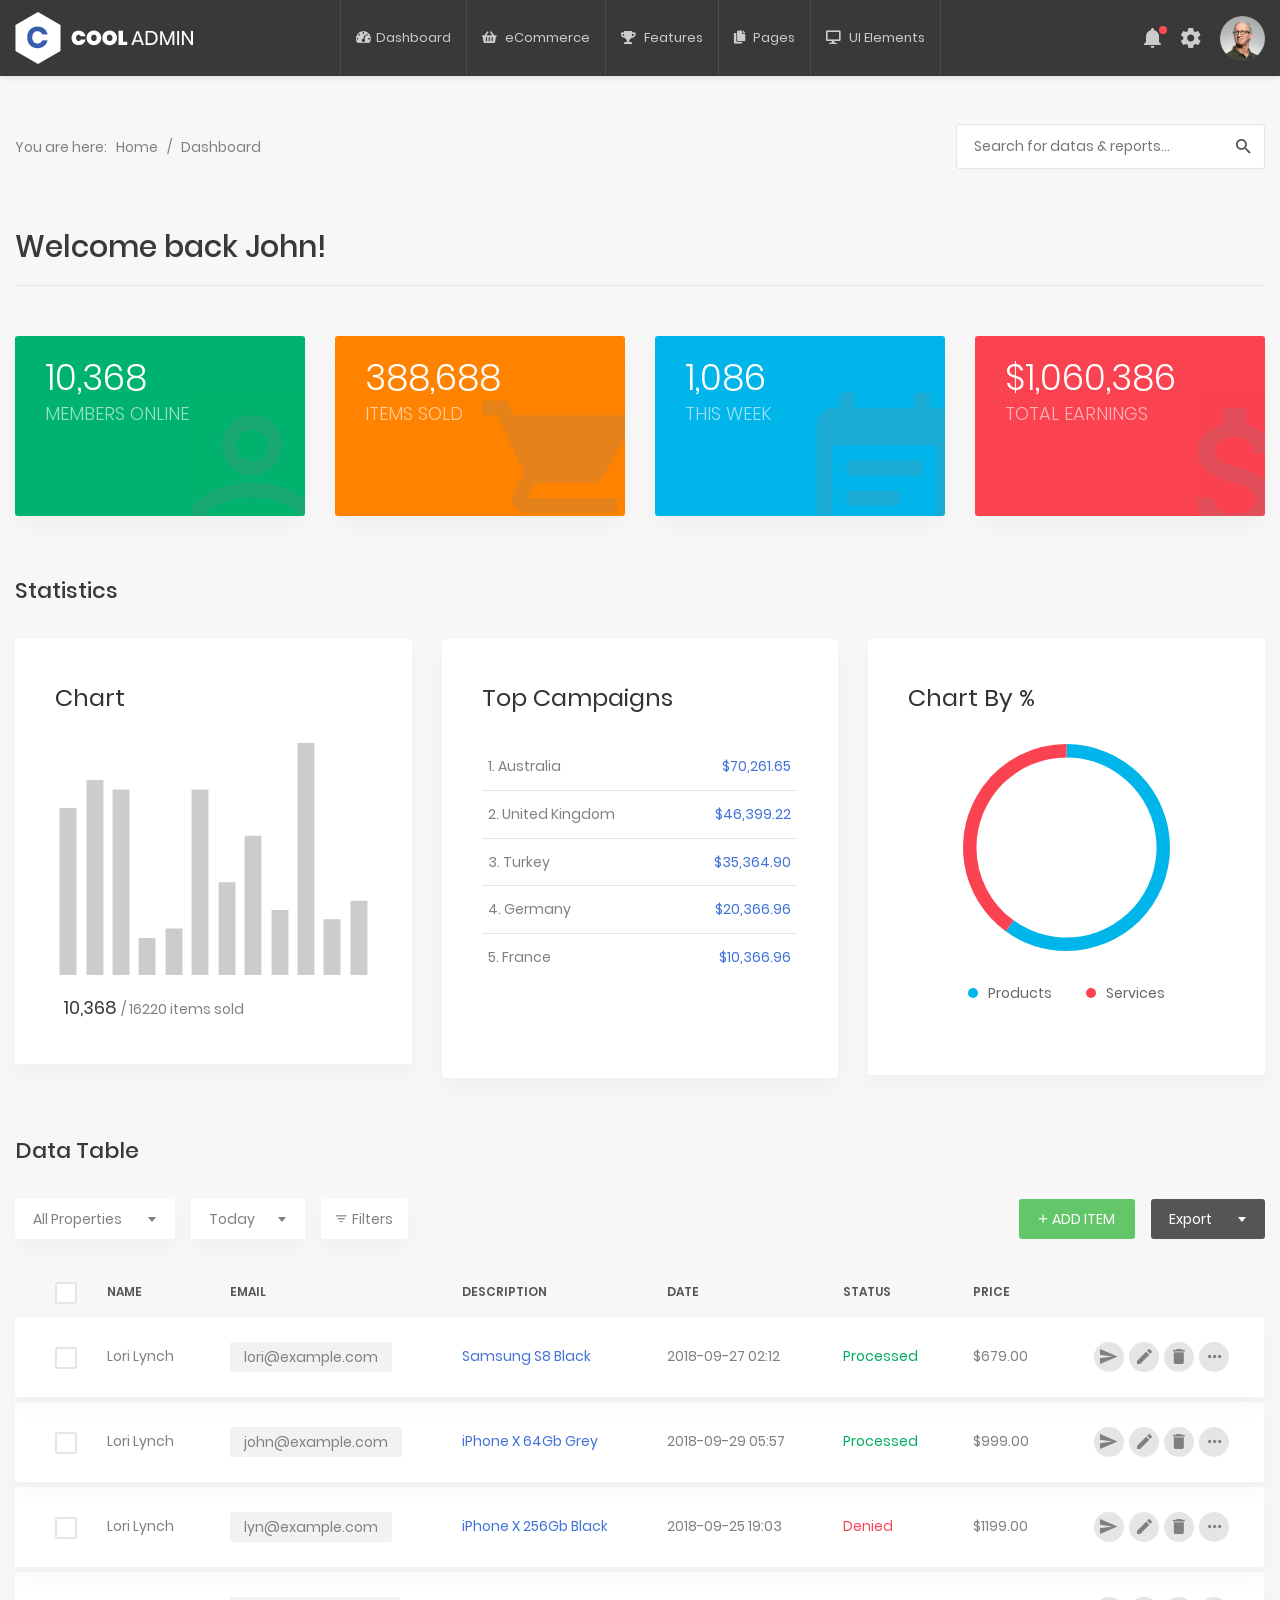
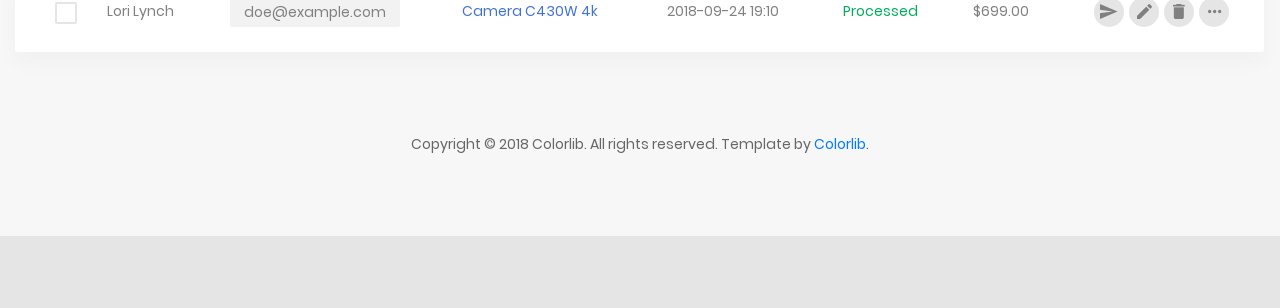
<file: frontend/front-test/CoolAdmin-master/index3.html>
<!DOCTYPE html>
<html lang="en">

<head>
    <!-- Required meta tags-->
    <meta charset="UTF-8">
    <meta name="viewport" content="width=device-width, initial-scale=1, shrink-to-fit=no">
    <meta name="description" content="au theme template">
    <meta name="author" content="Hau Nguyen">
    <meta name="keywords" content="au theme template">

    <!-- Title Page-->
    <title>Dashboard 3</title>

    <!-- Fontfaces CSS-->
    <link href="css/font-face.css" rel="stylesheet" media="all">
    <link href="vendor/font-awesome-4.7/css/font-awesome.min.css" rel="stylesheet" media="all">
    <link href="vendor/font-awesome-5/css/fontawesome-all.min.css" rel="stylesheet" media="all">
    <link href="vendor/mdi-font/css/material-design-iconic-font.min.css" rel="stylesheet" media="all">

    <!-- Bootstrap CSS-->
    <link href="vendor/bootstrap-4.1/bootstrap.min.css" rel="stylesheet" media="all">

    <!-- Vendor CSS-->
    <link href="vendor/animsition/animsition.min.css" rel="stylesheet" media="all">
    <link href="vendor/bootstrap-progressbar/bootstrap-progressbar-3.3.4.min.css" rel="stylesheet" media="all">
    <link href="vendor/wow/animate.css" rel="stylesheet" media="all">
    <link href="vendor/css-hamburgers/hamburgers.min.css" rel="stylesheet" media="all">
    <link href="vendor/slick/slick.css" rel="stylesheet" media="all">
    <link href="vendor/select2/select2.min.css" rel="stylesheet" media="all">
    <link href="vendor/perfect-scrollbar/perfect-scrollbar.css" rel="stylesheet" media="all">

    <!-- Main CSS-->
    <link href="css/theme.css" rel="stylesheet" media="all">

</head>

<body class="animsition">
    <div class="page-wrapper">
        <!-- HEADER DESKTOP-->
        <header class="header-desktop3 d-none d-lg-block">
            <div class="section__content section__content--p35">
                <div class="header3-wrap">
                    <div class="header__logo">
                        <a href="#">
                            <img src="images/icon/logo-white.png" alt="CoolAdmin" />
                        </a>
                    </div>
                    <div class="header__navbar">
                        <ul class="list-unstyled">
                            <li class="has-sub">
                                <a href="#">
                                    <i class="fas fa-tachometer-alt"></i>Dashboard
                                    <span class="bot-line"></span>
                                </a>
                                <ul class="header3-sub-list list-unstyled">
                                    <li>
                                        <a href="index.html">Dashboard 1</a>
                                    </li>
                                    <li>
                                        <a href="index2.html">Dashboard 2</a>
                                    </li>
                                    <li>
                                        <a href="index3.html">Dashboard 3</a>
                                    </li>
                                    <li>
                                        <a href="index4.html">Dashboard 4</a>
                                    </li>
                                </ul>
                            </li>
                            <li>
                                <a href="#">
                                    <i class="fas fa-shopping-basket"></i>
                                    <span class="bot-line"></span>eCommerce</a>
                            </li>
                            <li>
                                <a href="table.html">
                                    <i class="fas fa-trophy"></i>
                                    <span class="bot-line"></span>Features</a>
                            </li>
                            <li class="has-sub">
                                <a href="#">
                                    <i class="fas fa-copy"></i>
                                    <span class="bot-line"></span>Pages</a>
                                <ul class="header3-sub-list list-unstyled">
                                    <li>
                                        <a href="login.html">Login</a>
                                    </li>
                                    <li>
                                        <a href="register.html">Register</a>
                                    </li>
                                    <li>
                                        <a href="forget-pass.html">Forget Password</a>
                                    </li>
                                </ul>
                            </li>
                            <li class="has-sub">
                                <a href="#">
                                    <i class="fas fa-desktop"></i>
                                    <span class="bot-line"></span>UI Elements</a>
                                <ul class="header3-sub-list list-unstyled">
                                    <li>
                                        <a href="button.html">Button</a>
                                    </li>
                                    <li>
                                        <a href="badge.html">Badges</a>
                                    </li>
                                    <li>
                                        <a href="tab.html">Tabs</a>
                                    </li>
                                    <li>
                                        <a href="card.html">Cards</a>
                                    </li>
                                    <li>
                                        <a href="alert.html">Alerts</a>
                                    </li>
                                    <li>
                                        <a href="progress-bar.html">Progress Bars</a>
                                    </li>
                                    <li>
                                        <a href="modal.html">Modals</a>
                                    </li>
                                    <li>
                                        <a href="switch.html">Switchs</a>
                                    </li>
                                    <li>
                                        <a href="grid.html">Grids</a>
                                    </li>
                                    <li>
                                        <a href="fontawesome.html">FontAwesome</a>
                                    </li>
                                    <li>
                                        <a href="typo.html">Typography</a>
                                    </li>
                                </ul>
                            </li>
                        </ul>
                    </div>
                    <div class="header__tool">
                        <div class="header-button-item has-noti js-item-menu">
                            <i class="zmdi zmdi-notifications"></i>
                            <div class="notifi-dropdown notifi-dropdown--no-bor js-dropdown">
                                <div class="notifi__title">
                                    <p>You have 3 Notifications</p>
                                </div>
                                <div class="notifi__item">
                                    <div class="bg-c1 img-cir img-40">
                                        <i class="zmdi zmdi-email-open"></i>
                                    </div>
                                    <div class="content">
                                        <p>You got a email notification</p>
                                        <span class="date">April 12, 2018 06:50</span>
                                    </div>
                                </div>
                                <div class="notifi__item">
                                    <div class="bg-c2 img-cir img-40">
                                        <i class="zmdi zmdi-account-box"></i>
                                    </div>
                                    <div class="content">
                                        <p>Your account has been blocked</p>
                                        <span class="date">April 12, 2018 06:50</span>
                                    </div>
                                </div>
                                <div class="notifi__item">
                                    <div class="bg-c3 img-cir img-40">
                                        <i class="zmdi zmdi-file-text"></i>
                                    </div>
                                    <div class="content">
                                        <p>You got a new file</p>
                                        <span class="date">April 12, 2018 06:50</span>
                                    </div>
                                </div>
                                <div class="notifi__footer">
                                    <a href="#">All notifications</a>
                                </div>
                            </div>
                        </div>
                        <div class="header-button-item js-item-menu">
                            <i class="zmdi zmdi-settings"></i>
                            <div class="setting-dropdown js-dropdown">
                                <div class="account-dropdown__body">
                                    <div class="account-dropdown__item">
                                        <a href="#">
                                            <i class="zmdi zmdi-account"></i>Account</a>
                                    </div>
                                    <div class="account-dropdown__item">
                                        <a href="#">
                                            <i class="zmdi zmdi-settings"></i>Setting</a>
                                    </div>
                                    <div class="account-dropdown__item">
                                        <a href="#">
                                            <i class="zmdi zmdi-money-box"></i>Billing</a>
                                    </div>
                                </div>
                                <div class="account-dropdown__body">
                                    <div class="account-dropdown__item">
                                        <a href="#">
                                            <i class="zmdi zmdi-globe"></i>Language</a>
                                    </div>
                                    <div class="account-dropdown__item">
                                        <a href="#">
                                            <i class="zmdi zmdi-pin"></i>Location</a>
                                    </div>
                                    <div class="account-dropdown__item">
                                        <a href="#">
                                            <i class="zmdi zmdi-email"></i>Email</a>
                                    </div>
                                    <div class="account-dropdown__item">
                                        <a href="#">
                                            <i class="zmdi zmdi-notifications"></i>Notifications</a>
                                    </div>
                                </div>
                            </div>
                        </div>
                        <div class="account-wrap">
                            <div class="account-item account-item--style2 clearfix js-item-menu">
                                <div class="image">
                                    <img src="images/icon/avatar-01.jpg" alt="John Doe" />
                                </div>
                                <div class="content">
                                    <a class="js-acc-btn" href="#">john doe</a>
                                </div>
                                <div class="account-dropdown js-dropdown">
                                    <div class="info clearfix">
                                        <div class="image">
                                            <a href="#">
                                                <img src="images/icon/avatar-01.jpg" alt="John Doe" />
                                            </a>
                                        </div>
                                        <div class="content">
                                            <h5 class="name">
                                                <a href="#">john doe</a>
                                            </h5>
                                            <span class="email">johndoe@example.com</span>
                                        </div>
                                    </div>
                                    <div class="account-dropdown__body">
                                        <div class="account-dropdown__item">
                                            <a href="#">
                                                <i class="zmdi zmdi-account"></i>Account</a>
                                        </div>
                                        <div class="account-dropdown__item">
                                            <a href="#">
                                                <i class="zmdi zmdi-settings"></i>Setting</a>
                                        </div>
                                        <div class="account-dropdown__item">
                                            <a href="#">
                                                <i class="zmdi zmdi-money-box"></i>Billing</a>
                                        </div>
                                    </div>
                                    <div class="account-dropdown__footer">
                                        <a href="#">
                                            <i class="zmdi zmdi-power"></i>Logout</a>
                                    </div>
                                </div>
                            </div>
                        </div>
                    </div>
                </div>
            </div>
        </header>
        <!-- END HEADER DESKTOP-->

        <!-- HEADER MOBILE-->
        <header class="header-mobile header-mobile-2 d-block d-lg-none">
            <div class="header-mobile__bar">
                <div class="container-fluid">
                    <div class="header-mobile-inner">
                        <a class="logo" href="index.html">
                            <img src="images/icon/logo-white.png" alt="CoolAdmin" />
                        </a>
                        <button class="hamburger hamburger--slider" type="button">
                            <span class="hamburger-box">
                                <span class="hamburger-inner"></span>
                            </span>
                        </button>
                    </div>
                </div>
            </div>
            <nav class="navbar-mobile">
                <div class="container-fluid">
                    <ul class="navbar-mobile__list list-unstyled">
                        <li class="has-sub">
                            <a class="js-arrow" href="#">
                                <i class="fas fa-tachometer-alt"></i>Dashboard</a>
                            <ul class="navbar-mobile-sub__list list-unstyled js-sub-list">
                                <li>
                                    <a href="index.html">Dashboard 1</a>
                                </li>
                                <li>
                                    <a href="index2.html">Dashboard 2</a>
                                </li>
                                <li>
                                    <a href="index3.html">Dashboard 3</a>
                                </li>
                                <li>
                                    <a href="index4.html">Dashboard 4</a>
                                </li>
                            </ul>
                        </li>
                        <li>
                            <a href="chart.html">
                                <i class="fas fa-chart-bar"></i>Charts</a>
                        </li>
                        <li>
                            <a href="table.html">
                                <i class="fas fa-table"></i>Tables</a>
                        </li>
                        <li>
                            <a href="form.html">
                                <i class="far fa-check-square"></i>Forms</a>
                        </li>
                        <li>
                            <a href="calendar.html">
                                <i class="fas fa-calendar-alt"></i>Calendar</a>
                        </li>
                        <li>
                            <a href="map.html">
                                <i class="fas fa-map-marker-alt"></i>Maps</a>
                        </li>
                        <li class="has-sub">
                            <a class="js-arrow" href="#">
                                <i class="fas fa-copy"></i>Pages</a>
                            <ul class="navbar-mobile-sub__list list-unstyled js-sub-list">
                                <li>
                                    <a href="login.html">Login</a>
                                </li>
                                <li>
                                    <a href="register.html">Register</a>
                                </li>
                                <li>
                                    <a href="forget-pass.html">Forget Password</a>
                                </li>
                            </ul>
                        </li>
                        <li class="has-sub">
                            <a class="js-arrow" href="#">
                                <i class="fas fa-desktop"></i>UI Elements</a>
                            <ul class="navbar-mobile-sub__list list-unstyled js-sub-list">
                                <li>
                                    <a href="button.html">Button</a>
                                </li>
                                <li>
                                    <a href="badge.html">Badges</a>
                                </li>
                                <li>
                                    <a href="tab.html">Tabs</a>
                                </li>
                                <li>
                                    <a href="card.html">Cards</a>
                                </li>
                                <li>
                                    <a href="alert.html">Alerts</a>
                                </li>
                                <li>
                                    <a href="progress-bar.html">Progress Bars</a>
                                </li>
                                <li>
                                    <a href="modal.html">Modals</a>
                                </li>
                                <li>
                                    <a href="switch.html">Switchs</a>
                                </li>
                                <li>
                                    <a href="grid.html">Grids</a>
                                </li>
                                <li>
                                    <a href="fontawesome.html">Fontawesome Icon</a>
                                </li>
                                <li>
                                    <a href="typo.html">Typography</a>
                                </li>
                            </ul>
                        </li>
                    </ul>
                </div>
            </nav>
        </header>
        <div class="sub-header-mobile-2 d-block d-lg-none">
            <div class="header__tool">
                <div class="header-button-item has-noti js-item-menu">
                    <i class="zmdi zmdi-notifications"></i>
                    <div class="notifi-dropdown notifi-dropdown--no-bor js-dropdown">
                        <div class="notifi__title">
                            <p>You have 3 Notifications</p>
                        </div>
                        <div class="notifi__item">
                            <div class="bg-c1 img-cir img-40">
                                <i class="zmdi zmdi-email-open"></i>
                            </div>
                            <div class="content">
                                <p>You got a email notification</p>
                                <span class="date">April 12, 2018 06:50</span>
                            </div>
                        </div>
                        <div class="notifi__item">
                            <div class="bg-c2 img-cir img-40">
                                <i class="zmdi zmdi-account-box"></i>
                            </div>
                            <div class="content">
                                <p>Your account has been blocked</p>
                                <span class="date">April 12, 2018 06:50</span>
                            </div>
                        </div>
                        <div class="notifi__item">
                            <div class="bg-c3 img-cir img-40">
                                <i class="zmdi zmdi-file-text"></i>
                            </div>
                            <div class="content">
                                <p>You got a new file</p>
                                <span class="date">April 12, 2018 06:50</span>
                            </div>
                        </div>
                        <div class="notifi__footer">
                            <a href="#">All notifications</a>
                        </div>
                    </div>
                </div>
                <div class="header-button-item js-item-menu">
                    <i class="zmdi zmdi-settings"></i>
                    <div class="setting-dropdown js-dropdown">
                        <div class="account-dropdown__body">
                            <div class="account-dropdown__item">
                                <a href="#">
                                    <i class="zmdi zmdi-account"></i>Account</a>
                            </div>
                            <div class="account-dropdown__item">
                                <a href="#">
                                    <i class="zmdi zmdi-settings"></i>Setting</a>
                            </div>
                            <div class="account-dropdown__item">
                                <a href="#">
                                    <i class="zmdi zmdi-money-box"></i>Billing</a>
                            </div>
                        </div>
                        <div class="account-dropdown__body">
                            <div class="account-dropdown__item">
                                <a href="#">
                                    <i class="zmdi zmdi-globe"></i>Language</a>
                            </div>
                            <div class="account-dropdown__item">
                                <a href="#">
                                    <i class="zmdi zmdi-pin"></i>Location</a>
                            </div>
                            <div class="account-dropdown__item">
                                <a href="#">
                                    <i class="zmdi zmdi-email"></i>Email</a>
                            </div>
                            <div class="account-dropdown__item">
                                <a href="#">
                                    <i class="zmdi zmdi-notifications"></i>Notifications</a>
                            </div>
                        </div>
                    </div>
                </div>
                <div class="account-wrap">
                    <div class="account-item account-item--style2 clearfix js-item-menu">
                        <div class="image">
                            <img src="images/icon/avatar-01.jpg" alt="John Doe" />
                        </div>
                        <div class="content">
                            <a class="js-acc-btn" href="#">john doe</a>
                        </div>
                        <div class="account-dropdown js-dropdown">
                            <div class="info clearfix">
                                <div class="image">
                                    <a href="#">
                                        <img src="images/icon/avatar-01.jpg" alt="John Doe" />
                                    </a>
                                </div>
                                <div class="content">
                                    <h5 class="name">
                                        <a href="#">john doe</a>
                                    </h5>
                                    <span class="email">johndoe@example.com</span>
                                </div>
                            </div>
                            <div class="account-dropdown__body">
                                <div class="account-dropdown__item">
                                    <a href="#">
                                        <i class="zmdi zmdi-account"></i>Account</a>
                                </div>
                                <div class="account-dropdown__item">
                                    <a href="#">
                                        <i class="zmdi zmdi-settings"></i>Setting</a>
                                </div>
                                <div class="account-dropdown__item">
                                    <a href="#">
                                        <i class="zmdi zmdi-money-box"></i>Billing</a>
                                </div>
                            </div>
                            <div class="account-dropdown__footer">
                                <a href="#">
                                    <i class="zmdi zmdi-power"></i>Logout</a>
                            </div>
                        </div>
                    </div>
                </div>
            </div>
        </div>
        <!-- END HEADER MOBILE -->

        <!-- PAGE CONTENT-->
        <div class="page-content--bgf7">
            <!-- BREADCRUMB-->
            <section class="au-breadcrumb2">
                <div class="container">
                    <div class="row">
                        <div class="col-md-12">
                            <div class="au-breadcrumb-content">
                                <div class="au-breadcrumb-left">
                                    <span class="au-breadcrumb-span">You are here:</span>
                                    <ul class="list-unstyled list-inline au-breadcrumb__list">
                                        <li class="list-inline-item active">
                                            <a href="#">Home</a>
                                        </li>
                                        <li class="list-inline-item seprate">
                                            <span>/</span>
                                        </li>
                                        <li class="list-inline-item">Dashboard</li>
                                    </ul>
                                </div>
                                <form class="au-form-icon--sm" action="" method="post">
                                    <input class="au-input--w300 au-input--style2" type="text" placeholder="Search for datas &amp; reports...">
                                    <button class="au-btn--submit2" type="submit">
                                        <i class="zmdi zmdi-search"></i>
                                    </button>
                                </form>
                            </div>
                        </div>
                    </div>
                </div>
            </section>
            <!-- END BREADCRUMB-->

            <!-- WELCOME-->
            <section class="welcome p-t-10">
                <div class="container">
                    <div class="row">
                        <div class="col-md-12">
                            <h1 class="title-4">Welcome back
                                <span>John!</span>
                            </h1>
                            <hr class="line-seprate">
                        </div>
                    </div>
                </div>
            </section>
            <!-- END WELCOME-->

            <!-- STATISTIC-->
            <section class="statistic statistic2">
                <div class="container">
                    <div class="row">
                        <div class="col-md-6 col-lg-3">
                            <div class="statistic__item statistic__item--green">
                                <h2 class="number">10,368</h2>
                                <span class="desc">members online</span>
                                <div class="icon">
                                    <i class="zmdi zmdi-account-o"></i>
                                </div>
                            </div>
                        </div>
                        <div class="col-md-6 col-lg-3">
                            <div class="statistic__item statistic__item--orange">
                                <h2 class="number">388,688</h2>
                                <span class="desc">items sold</span>
                                <div class="icon">
                                    <i class="zmdi zmdi-shopping-cart"></i>
                                </div>
                            </div>
                        </div>
                        <div class="col-md-6 col-lg-3">
                            <div class="statistic__item statistic__item--blue">
                                <h2 class="number">1,086</h2>
                                <span class="desc">this week</span>
                                <div class="icon">
                                    <i class="zmdi zmdi-calendar-note"></i>
                                </div>
                            </div>
                        </div>
                        <div class="col-md-6 col-lg-3">
                            <div class="statistic__item statistic__item--red">
                                <h2 class="number">$1,060,386</h2>
                                <span class="desc">total earnings</span>
                                <div class="icon">
                                    <i class="zmdi zmdi-money"></i>
                                </div>
                            </div>
                        </div>
                    </div>
                </div>
            </section>
            <!-- END STATISTIC-->

            <!-- STATISTIC CHART-->
            <section class="statistic-chart">
                <div class="container">
                    <div class="row">
                        <div class="col-md-12">
                            <h3 class="title-5 m-b-35">statistics</h3>
                        </div>
                    </div>
                    <div class="row">
                        <div class="col-md-6 col-lg-4">
                            <!-- CHART-->
                            <div class="statistic-chart-1">
                                <h3 class="title-3 m-b-30">chart</h3>
                                <div class="chart-wrap">
                                    <canvas id="widgetChart5"></canvas>
                                </div>
                                <div class="statistic-chart-1-note">
                                    <span class="big">10,368</span>
                                    <span>/ 16220 items sold</span>
                                </div>
                            </div>
                            <!-- END CHART-->
                        </div>
                        <div class="col-md-6 col-lg-4">
                            <!-- TOP CAMPAIGN-->
                            <div class="top-campaign">
                                <h3 class="title-3 m-b-30">top campaigns</h3>
                                <div class="table-responsive">
                                    <table class="table table-top-campaign">
                                        <tbody>
                                            <tr>
                                                <td>1. Australia</td>
                                                <td>$70,261.65</td>
                                            </tr>
                                            <tr>
                                                <td>2. United Kingdom</td>
                                                <td>$46,399.22</td>
                                            </tr>
                                            <tr>
                                                <td>3. Turkey</td>
                                                <td>$35,364.90</td>
                                            </tr>
                                            <tr>
                                                <td>4. Germany</td>
                                                <td>$20,366.96</td>
                                            </tr>
                                            <tr>
                                                <td>5. France</td>
                                                <td>$10,366.96</td>
                                            </tr>
                                        </tbody>
                                    </table>
                                </div>
                            </div>
                            <!-- END TOP CAMPAIGN-->
                        </div>
                        <div class="col-md-6 col-lg-4">
                            <!-- CHART PERCENT-->
                            <div class="chart-percent-2">
                                <h3 class="title-3 m-b-30">chart by %</h3>
                                <div class="chart-wrap">
                                    <canvas id="percent-chart2"></canvas>
                                    <div id="chartjs-tooltip">
                                        <table></table>
                                    </div>
                                </div>
                                <div class="chart-info">
                                    <div class="chart-note">
                                        <span class="dot dot--blue"></span>
                                        <span>products</span>
                                    </div>
                                    <div class="chart-note">
                                        <span class="dot dot--red"></span>
                                        <span>Services</span>
                                    </div>
                                </div>
                            </div>
                            <!-- END CHART PERCENT-->
                        </div>
                    </div>
                </div>
            </section>
            <!-- END STATISTIC CHART-->

            <!-- DATA TABLE-->
            <section class="p-t-20">
                <div class="container">
                    <div class="row">
                        <div class="col-md-12">
                            <h3 class="title-5 m-b-35">data table</h3>
                            <div class="table-data__tool">
                                <div class="table-data__tool-left">
                                    <div class="rs-select2--light rs-select2--md">
                                        <select class="js-select2" name="property">
                                            <option selected="selected">All Properties</option>
                                            <option value="">Option 1</option>
                                            <option value="">Option 2</option>
                                        </select>
                                        <div class="dropDownSelect2"></div>
                                    </div>
                                    <div class="rs-select2--light rs-select2--sm">
                                        <select class="js-select2" name="time">
                                            <option selected="selected">Today</option>
                                            <option value="">3 Days</option>
                                            <option value="">1 Week</option>
                                        </select>
                                        <div class="dropDownSelect2"></div>
                                    </div>
                                    <button class="au-btn-filter">
                                        <i class="zmdi zmdi-filter-list"></i>filters</button>
                                </div>
                                <div class="table-data__tool-right">
                                    <button class="au-btn au-btn-icon au-btn--green au-btn--small">
                                        <i class="zmdi zmdi-plus"></i>add item</button>
                                    <div class="rs-select2--dark rs-select2--sm rs-select2--dark2">
                                        <select class="js-select2" name="type">
                                            <option selected="selected">Export</option>
                                            <option value="">Option 1</option>
                                            <option value="">Option 2</option>
                                        </select>
                                        <div class="dropDownSelect2"></div>
                                    </div>
                                </div>
                            </div>
                            <div class="table-responsive table-responsive-data2">
                                <table class="table table-data2">
                                    <thead>
                                        <tr>
                                            <th>
                                                <label class="au-checkbox">
                                                    <input type="checkbox">
                                                    <span class="au-checkmark"></span>
                                                </label>
                                            </th>
                                            <th>name</th>
                                            <th>email</th>
                                            <th>description</th>
                                            <th>date</th>
                                            <th>status</th>
                                            <th>price</th>
                                            <th></th>
                                        </tr>
                                    </thead>
                                    <tbody>
                                        <tr class="tr-shadow">
                                            <td>
                                                <label class="au-checkbox">
                                                    <input type="checkbox">
                                                    <span class="au-checkmark"></span>
                                                </label>
                                            </td>
                                            <td>Lori Lynch</td>
                                            <td>
                                                <span class="block-email">lori@example.com</span>
                                            </td>
                                            <td class="desc">Samsung S8 Black</td>
                                            <td>2018-09-27 02:12</td>
                                            <td>
                                                <span class="status--process">Processed</span>
                                            </td>
                                            <td>$679.00</td>
                                            <td>
                                                <div class="table-data-feature">
                                                    <button class="item" data-toggle="tooltip" data-placement="top" title="Send">
                                                        <i class="zmdi zmdi-mail-send"></i>
                                                    </button>
                                                    <button class="item" data-toggle="tooltip" data-placement="top" title="Edit">
                                                        <i class="zmdi zmdi-edit"></i>
                                                    </button>
                                                    <button class="item" data-toggle="tooltip" data-placement="top" title="Delete">
                                                        <i class="zmdi zmdi-delete"></i>
                                                    </button>
                                                    <button class="item" data-toggle="tooltip" data-placement="top" title="More">
                                                        <i class="zmdi zmdi-more"></i>
                                                    </button>
                                                </div>
                                            </td>
                                        </tr>
                                        <tr class="spacer"></tr>
                                        <tr class="tr-shadow">
                                            <td>
                                                <label class="au-checkbox">
                                                    <input type="checkbox">
                                                    <span class="au-checkmark"></span>
                                                </label>
                                            </td>
                                            <td>Lori Lynch</td>
                                            <td>
                                                <span class="block-email">john@example.com</span>
                                            </td>
                                            <td class="desc">iPhone X 64Gb Grey</td>
                                            <td>2018-09-29 05:57</td>
                                            <td>
                                                <span class="status--process">Processed</span>
                                            </td>
                                            <td>$999.00</td>
                                            <td>
                                                <div class="table-data-feature">
                                                    <button class="item" data-toggle="tooltip" data-placement="top" title="Send">
                                                        <i class="zmdi zmdi-mail-send"></i>
                                                    </button>
                                                    <button class="item" data-toggle="tooltip" data-placement="top" title="Edit">
                                                        <i class="zmdi zmdi-edit"></i>
                                                    </button>
                                                    <button class="item" data-toggle="tooltip" data-placement="top" title="Delete">
                                                        <i class="zmdi zmdi-delete"></i>
                                                    </button>
                                                    <button class="item" data-toggle="tooltip" data-placement="top" title="More">
                                                        <i class="zmdi zmdi-more"></i>
                                                    </button>
                                                </div>
                                            </td>
                                        </tr>
                                        <tr class="spacer"></tr>
                                        <tr class="tr-shadow">
                                            <td>
                                                <label class="au-checkbox">
                                                    <input type="checkbox">
                                                    <span class="au-checkmark"></span>
                                                </label>
                                            </td>
                                            <td>Lori Lynch</td>
                                            <td>
                                                <span class="block-email">lyn@example.com</span>
                                            </td>
                                            <td class="desc">iPhone X 256Gb Black</td>
                                            <td>2018-09-25 19:03</td>
                                            <td>
                                                <span class="status--denied">Denied</span>
                                            </td>
                                            <td>$1199.00</td>
                                            <td>
                                                <div class="table-data-feature">
                                                    <button class="item" data-toggle="tooltip" data-placement="top" title="Send">
                                                        <i class="zmdi zmdi-mail-send"></i>
                                                    </button>
                                                    <button class="item" data-toggle="tooltip" data-placement="top" title="Edit">
                                                        <i class="zmdi zmdi-edit"></i>
                                                    </button>
                                                    <button class="item" data-toggle="tooltip" data-placement="top" title="Delete">
                                                        <i class="zmdi zmdi-delete"></i>
                                                    </button>
                                                    <button class="item" data-toggle="tooltip" data-placement="top" title="More">
                                                        <i class="zmdi zmdi-more"></i>
                                                    </button>
                                                </div>
                                            </td>
                                        </tr>
                                        <tr class="spacer"></tr>
                                        <tr class="tr-shadow">
                                            <td>
                                                <label class="au-checkbox">
                                                    <input type="checkbox">
                                                    <span class="au-checkmark"></span>
                                                </label>
                                            </td>
                                            <td>Lori Lynch</td>
                                            <td>
                                                <span class="block-email">doe@example.com</span>
                                            </td>
                                            <td class="desc">Camera C430W 4k</td>
                                            <td>2018-09-24 19:10</td>
                                            <td>
                                                <span class="status--process">Processed</span>
                                            </td>
                                            <td>$699.00</td>
                                            <td>
                                                <div class="table-data-feature">
                                                    <button class="item" data-toggle="tooltip" data-placement="top" title="Send">
                                                        <i class="zmdi zmdi-mail-send"></i>
                                                    </button>
                                                    <button class="item" data-toggle="tooltip" data-placement="top" title="Edit">
                                                        <i class="zmdi zmdi-edit"></i>
                                                    </button>
                                                    <button class="item" data-toggle="tooltip" data-placement="top" title="Delete">
                                                        <i class="zmdi zmdi-delete"></i>
                                                    </button>
                                                    <button class="item" data-toggle="tooltip" data-placement="top" title="More">
                                                        <i class="zmdi zmdi-more"></i>
                                                    </button>
                                                </div>
                                            </td>
                                        </tr>
                                    </tbody>
                                </table>
                            </div>
                        </div>
                    </div>
                </div>
            </section>
            <!-- END DATA TABLE-->

            <!-- COPYRIGHT-->
            <section class="p-t-60 p-b-20">
                <div class="container">
                    <div class="row">
                        <div class="col-md-12">
                            <div class="copyright">
                                <p>Copyright © 2018 Colorlib. All rights reserved. Template by <a href="https://colorlib.com">Colorlib</a>.</p>
                            </div>
                        </div>
                    </div>
                </div>
            </section>
            <!-- END COPYRIGHT-->
        </div>

    </div>

    <!-- Jquery JS-->
    <script src="vendor/jquery-3.2.1.min.js"></script>
    <!-- Bootstrap JS-->
    <script src="vendor/bootstrap-4.1/popper.min.js"></script>
    <script src="vendor/bootstrap-4.1/bootstrap.min.js"></script>
    <!-- Vendor JS       -->
    <script src="vendor/slick/slick.min.js">
    </script>
    <script src="vendor/wow/wow.min.js"></script>
    <script src="vendor/animsition/animsition.min.js"></script>
    <script src="vendor/bootstrap-progressbar/bootstrap-progressbar.min.js">
    </script>
    <script src="vendor/counter-up/jquery.waypoints.min.js"></script>
    <script src="vendor/counter-up/jquery.counterup.min.js">
    </script>
    <script src="vendor/circle-progress/circle-progress.min.js"></script>
    <script src="vendor/perfect-scrollbar/perfect-scrollbar.js"></script>
    <script src="vendor/chartjs/Chart.bundle.min.js"></script>
    <script src="vendor/select2/select2.min.js">
    </script>

    <!-- Main JS-->
    <script src="js/main.js"></script>

</body>

</html>
<!-- end document-->
</file>
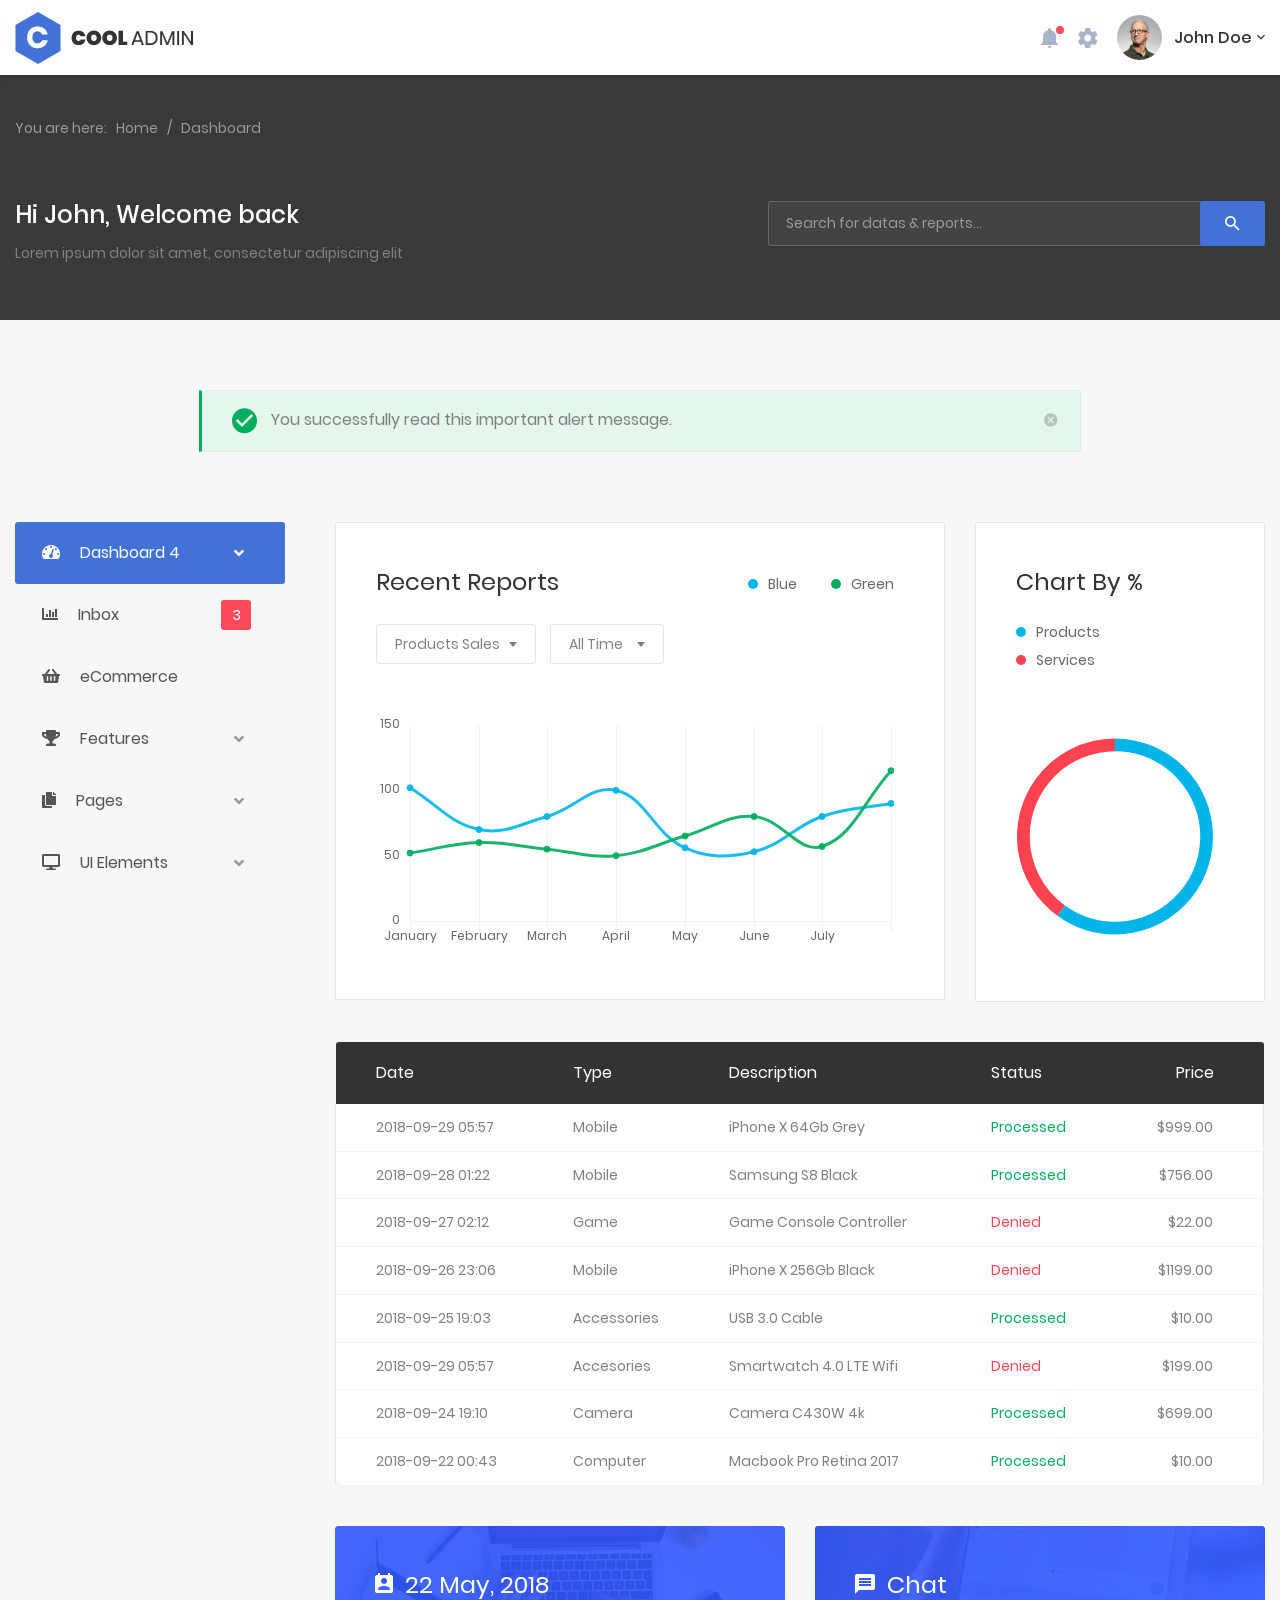
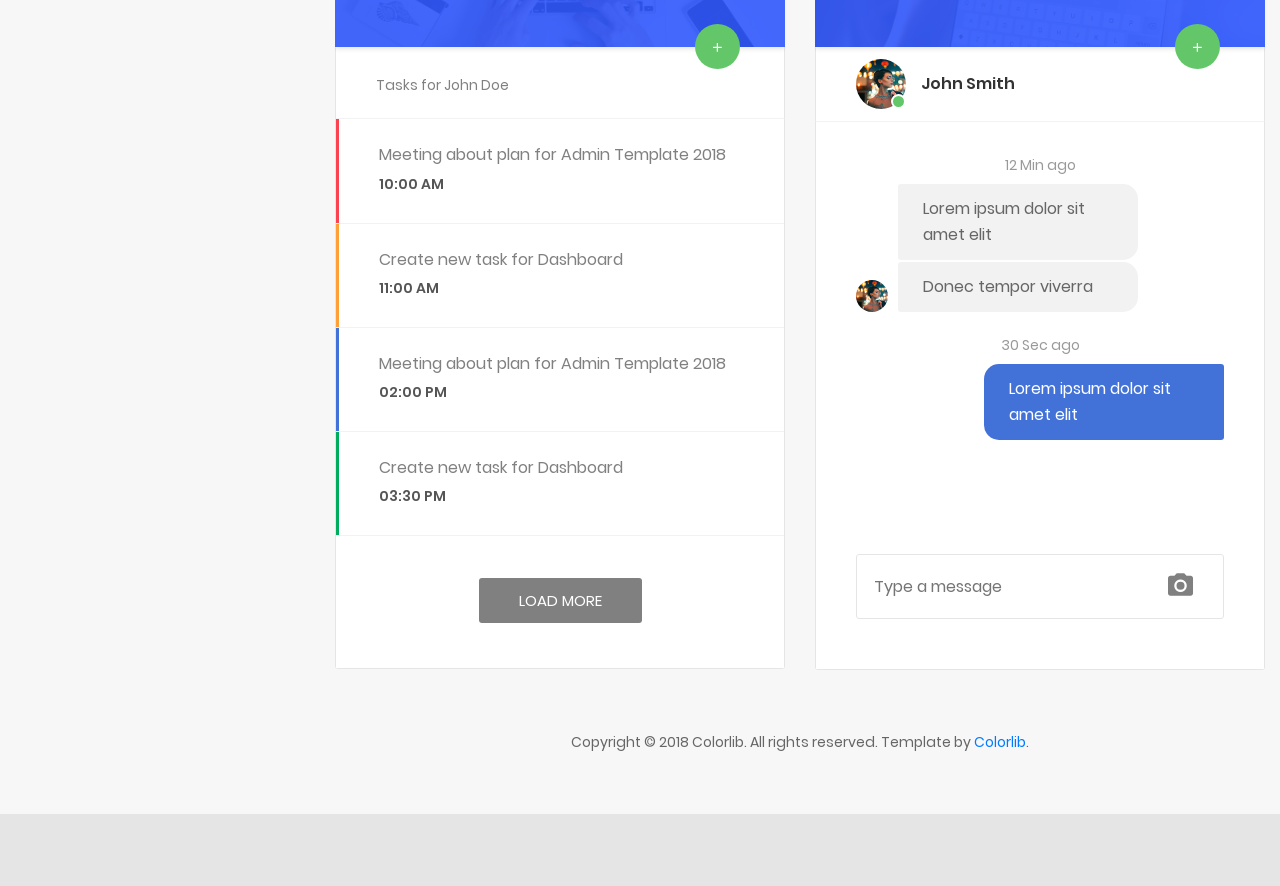
<file: frontend/front-test/CoolAdmin-master/index4.html>
<!DOCTYPE html>
<html lang="en">

<head>
    <!-- Required meta tags-->
    <meta charset="UTF-8">
    <meta name="viewport" content="width=device-width, initial-scale=1, shrink-to-fit=no">
    <meta name="description" content="au theme template">
    <meta name="author" content="Hau Nguyen">
    <meta name="keywords" content="au theme template">

    <!-- Title Page-->
    <title>Dashboard 4</title>

    <!-- Fontfaces CSS-->
    <link href="css/font-face.css" rel="stylesheet" media="all">
    <link href="vendor/font-awesome-4.7/css/font-awesome.min.css" rel="stylesheet" media="all">
    <link href="vendor/font-awesome-5/css/fontawesome-all.min.css" rel="stylesheet" media="all">
    <link href="vendor/mdi-font/css/material-design-iconic-font.min.css" rel="stylesheet" media="all">

    <!-- Bootstrap CSS-->
    <link href="vendor/bootstrap-4.1/bootstrap.min.css" rel="stylesheet" media="all">

    <!-- Vendor CSS-->
    <link href="vendor/animsition/animsition.min.css" rel="stylesheet" media="all">
    <link href="vendor/bootstrap-progressbar/bootstrap-progressbar-3.3.4.min.css" rel="stylesheet" media="all">
    <link href="vendor/wow/animate.css" rel="stylesheet" media="all">
    <link href="vendor/css-hamburgers/hamburgers.min.css" rel="stylesheet" media="all">
    <link href="vendor/slick/slick.css" rel="stylesheet" media="all">
    <link href="vendor/select2/select2.min.css" rel="stylesheet" media="all">
    <link href="vendor/perfect-scrollbar/perfect-scrollbar.css" rel="stylesheet" media="all">

    <!-- Main CSS-->
    <link href="css/theme.css" rel="stylesheet" media="all">

</head>

<body class="animsition">
    <div class="page-wrapper">
        <!-- HEADER DESKTOP-->
        <header class="header-desktop4">
            <div class="container">
                <div class="header4-wrap">
                    <div class="header__logo">
                        <a href="#">
                            <img src="images/icon/logo-blue.png" alt="CoolAdmin" />
                        </a>
                    </div>
                    <div class="header__tool">
                        <div class="header-button-item has-noti js-item-menu">
                            <i class="zmdi zmdi-notifications"></i>
                            <div class="notifi-dropdown js-dropdown">
                                <div class="notifi__title">
                                    <p>You have 3 Notifications</p>
                                </div>
                                <div class="notifi__item">
                                    <div class="bg-c1 img-cir img-40">
                                        <i class="zmdi zmdi-email-open"></i>
                                    </div>
                                    <div class="content">
                                        <p>You got a email notification</p>
                                        <span class="date">April 12, 2018 06:50</span>
                                    </div>
                                </div>
                                <div class="notifi__item">
                                    <div class="bg-c2 img-cir img-40">
                                        <i class="zmdi zmdi-account-box"></i>
                                    </div>
                                    <div class="content">
                                        <p>Your account has been blocked</p>
                                        <span class="date">April 12, 2018 06:50</span>
                                    </div>
                                </div>
                                <div class="notifi__item">
                                    <div class="bg-c3 img-cir img-40">
                                        <i class="zmdi zmdi-file-text"></i>
                                    </div>
                                    <div class="content">
                                        <p>You got a new file</p>
                                        <span class="date">April 12, 2018 06:50</span>
                                    </div>
                                </div>
                                <div class="notifi__footer">
                                    <a href="#">All notifications</a>
                                </div>
                            </div>
                        </div>
                        <div class="header-button-item js-item-menu">
                            <i class="zmdi zmdi-settings"></i>
                            <div class="setting-dropdown js-dropdown">
                                <div class="account-dropdown__body">
                                    <div class="account-dropdown__item">
                                        <a href="#">
                                            <i class="zmdi zmdi-account"></i>Account</a>
                                    </div>
                                    <div class="account-dropdown__item">
                                        <a href="#">
                                            <i class="zmdi zmdi-settings"></i>Setting</a>
                                    </div>
                                    <div class="account-dropdown__item">
                                        <a href="#">
                                            <i class="zmdi zmdi-money-box"></i>Billing</a>
                                    </div>
                                </div>
                                <div class="account-dropdown__body">
                                    <div class="account-dropdown__item">
                                        <a href="#">
                                            <i class="zmdi zmdi-globe"></i>Language</a>
                                    </div>
                                    <div class="account-dropdown__item">
                                        <a href="#">
                                            <i class="zmdi zmdi-pin"></i>Location</a>
                                    </div>
                                    <div class="account-dropdown__item">
                                        <a href="#">
                                            <i class="zmdi zmdi-email"></i>Email</a>
                                    </div>
                                    <div class="account-dropdown__item">
                                        <a href="#">
                                            <i class="zmdi zmdi-notifications"></i>Notifications</a>
                                    </div>
                                </div>
                            </div>
                        </div>
                        <div class="account-wrap">
                            <div class="account-item account-item--style2 clearfix js-item-menu">
                                <div class="image">
                                    <img src="images/icon/avatar-01.jpg" alt="John Doe" />
                                </div>
                                <div class="content">
                                    <a class="js-acc-btn" href="#">john doe</a>
                                </div>
                                <div class="account-dropdown js-dropdown">
                                    <div class="info clearfix">
                                        <div class="image">
                                            <a href="#">
                                                <img src="images/icon/avatar-01.jpg" alt="John Doe" />
                                            </a>
                                        </div>
                                        <div class="content">
                                            <h5 class="name">
                                                <a href="#">john doe</a>
                                            </h5>
                                            <span class="email">johndoe@example.com</span>
                                        </div>
                                    </div>
                                    <div class="account-dropdown__body">
                                        <div class="account-dropdown__item">
                                            <a href="#">
                                                <i class="zmdi zmdi-account"></i>Account</a>
                                        </div>
                                        <div class="account-dropdown__item">
                                            <a href="#">
                                                <i class="zmdi zmdi-settings"></i>Setting</a>
                                        </div>
                                        <div class="account-dropdown__item">
                                            <a href="#">
                                                <i class="zmdi zmdi-money-box"></i>Billing</a>
                                        </div>
                                    </div>
                                    <div class="account-dropdown__footer">
                                        <a href="#">
                                            <i class="zmdi zmdi-power"></i>Logout</a>
                                    </div>
                                </div>
                            </div>
                        </div>
                    </div>
                </div>
            </div>
        </header>
        <!-- END HEADER DESKTOP -->

        <!-- WELCOME-->
        <section class="welcome2 p-t-40 p-b-55">
            <div class="container">
                <div class="row">
                    <div class="col-md-12">
                        <div class="au-breadcrumb3">
                            <div class="au-breadcrumb-left">
                                <span class="au-breadcrumb-span">You are here:</span>
                                <ul class="list-unstyled list-inline au-breadcrumb__list">
                                    <li class="list-inline-item active">
                                        <a href="#">Home</a>
                                    </li>
                                    <li class="list-inline-item seprate">
                                        <span>/</span>
                                    </li>
                                    <li class="list-inline-item">Dashboard</li>
                                </ul>
                            </div>
                        </div>
                    </div>
                </div>
                <div class="row">
                    <div class="col-md-12">
                        <div class="welcome2-inner m-t-60">
                            <div class="welcome2-greeting">
                                <h1 class="title-6">Hi
                                    <span>John</span>, Welcome back</h1>
                                <p>Lorem ipsum dolor sit amet, consectetur adipiscing elit</p>
                            </div>
                            <form class="form-header form-header2" action="" method="post">
                                <input class="au-input au-input--w435" type="text" name="search" placeholder="Search for datas &amp; reports...">
                                <button class="au-btn--submit" type="submit">
                                    <i class="zmdi zmdi-search"></i>
                                </button>
                            </form>
                        </div>
                    </div>
                </div>
            </div>
        </section>
        <!-- END WELCOME-->

        <!-- PAGE CONTENT-->
        <div class="page-container3">
            <section class="alert-wrap p-t-70 p-b-70">
                <div class="container">
                    <!-- ALERT-->
                    <div class="alert au-alert-success alert-dismissible fade show au-alert au-alert--70per" role="alert">
                        <i class="zmdi zmdi-check-circle"></i>
                        <span class="content">You successfully read this important alert message.</span>
                        <button class="close" type="button" data-dismiss="alert" aria-label="Close">
                            <span aria-hidden="true">
                                <i class="zmdi zmdi-close-circle"></i>
                            </span>
                        </button>
                    </div>
                    <!-- END ALERT-->
                </div>
            </section>
            <section>
                <div class="container">
                    <div class="row">
                        <div class="col-xl-3">
                            <!-- MENU SIDEBAR-->
                            <aside class="menu-sidebar3 js-spe-sidebar">
                                <nav class="navbar-sidebar2 navbar-sidebar3">
                                    <ul class="list-unstyled navbar__list">
                                        <li class="active has-sub">
                                            <a class="js-arrow" href="#">
                                                <i class="fas fa-tachometer-alt"></i>Dashboard 4
                                                <span class="arrow">
                                                    <i class="fas fa-angle-down"></i>
                                                </span>
                                            </a>
                                            <ul class="list-unstyled navbar__sub-list js-sub-list">
                                                <li>
                                                    <a href="index.html">Dashboard 1</a>
                                                </li>
                                                <li>
                                                    <a href="index2.html">Dashboard 2</a>
                                                </li>
                                                <li>
                                                    <a href="index3.html">Dashboard 3</a>
                                                </li>
                                                <li>
                                                    <a href="index4.html">Dashboard 4</a>
                                                </li>
                                            </ul>
                                        </li>
                                        <li>
                                            <a href="inbox.html">
                                                <i class="fas fa-chart-bar"></i>Inbox</a>
                                            <span class="inbox-num">3</span>
                                        </li>
                                        <li>
                                            <a href="#">
                                                <i class="fas fa-shopping-basket"></i>eCommerce</a>
                                        </li>
                                        <li class="has-sub">
                                            <a class="js-arrow" href="#">
                                                <i class="fas fa-trophy"></i>Features
                                                <span class="arrow">
                                                    <i class="fas fa-angle-down"></i>
                                                </span>
                                            </a>
                                            <ul class="list-unstyled navbar__sub-list js-sub-list">
                                                <li>
                                                    <a href="table.html">Tables</a>
                                                </li>
                                                <li>
                                                    <a href="form.html">Forms</a>
                                                </li>
                                                <li>
                                                    <a href="#">Calendar</a>
                                                </li>
                                                <li>
                                                    <a href="map.html">Maps</a>
                                                </li>
                                            </ul>
                                        </li>
                                        <li class="has-sub">
                                            <a class="js-arrow" href="#">
                                                <i class="fas fa-copy"></i>Pages
                                                <span class="arrow">
                                                    <i class="fas fa-angle-down"></i>
                                                </span>
                                            </a>
                                            <ul class="list-unstyled navbar__sub-list js-sub-list">
                                                <li>
                                                    <a href="login.html">Login</a>
                                                </li>
                                                <li>
                                                    <a href="register.html">Register</a>
                                                </li>
                                                <li>
                                                    <a href="forget-pass.html">Forget Password</a>
                                                </li>
                                            </ul>
                                        </li>
                                        <li class="has-sub">
                                            <a class="js-arrow" href="#">
                                                <i class="fas fa-desktop"></i>UI Elements
                                                <span class="arrow">
                                                    <i class="fas fa-angle-down"></i>
                                                </span>
                                            </a>
                                            <ul class="list-unstyled navbar__sub-list js-sub-list">
                                                <li>
                                                    <a href="button.html">Button</a>
                                                </li>
                                                <li>
                                                    <a href="badge.html">Badges</a>
                                                </li>
                                                <li>
                                                    <a href="tab.html">Tabs</a>
                                                </li>
                                                <li>
                                                    <a href="card.html">Cards</a>
                                                </li>
                                                <li>
                                                    <a href="alert.html">Alerts</a>
                                                </li>
                                                <li>
                                                    <a href="progress-bar.html">Progress Bars</a>
                                                </li>
                                                <li>
                                                    <a href="modal.html">Modals</a>
                                                </li>
                                                <li>
                                                    <a href="switch.html">Switchs</a>
                                                </li>
                                                <li>
                                                    <a href="grid.html">Grids</a>
                                                </li>
                                                <li>
                                                    <a href="fontawesome.html">FontAwesome</a>
                                                </li>
                                                <li>
                                                    <a href="typo.html">Typography</a>
                                                </li>
                                            </ul>
                                        </li>
                                    </ul>
                                </nav>
                            </aside>
                            <!-- END MENU SIDEBAR-->
                        </div>
                        <div class="col-xl-9">
                            <!-- PAGE CONTENT-->
                            <div class="page-content">
                                <div class="row">
                                    <div class="col-lg-8">
                                        <!-- RECENT REPORT-->
                                        <div class="recent-report3 m-b-40">
                                            <div class="title-wrap">
                                                <h3 class="title-3">recent reports</h3>
                                                <div class="chart-info-wrap">
                                                    <div class="chart-note">
                                                        <span class="dot dot--blue"></span>
                                                        <span>Blue</span>
                                                    </div>
                                                    <div class="chart-note mr-0">
                                                        <span class="dot dot--green"></span>
                                                        <span>green</span>
                                                    </div>
                                                </div>
                                            </div>
                                            <div class="filters m-b-55">
                                                <div class="rs-select2--dark rs-select2--md m-r-10 rs-select2--border">
                                                    <select class="js-select2" name="property">
                                                        <option selected="selected">Products Sales</option>
                                                        <option value="">Products</option>
                                                        <option value="">Services</option>
                                                    </select>
                                                    <div class="dropDownSelect2"></div>
                                                </div>
                                                <div class="rs-select2--dark rs-select2--sm rs-select2--border">
                                                    <select class="js-select2 au-select-dark" name="time">
                                                        <option selected="selected">All Time</option>
                                                        <option value="">By Month</option>
                                                        <option value="">By Day</option>
                                                    </select>
                                                    <div class="dropDownSelect2"></div>
                                                </div>
                                            </div>
                                            <div class="chart-wrap">
                                                <canvas id="recent-rep3-chart"></canvas>
                                            </div>
                                        </div>
                                        <!-- END RECENT REPORT-->
                                    </div>
                                    <div class="col-lg-4">
                                        <!-- CHART PERCENT-->
                                        <div class="chart-percent-3 m-b-40">
                                            <h3 class="title-3 m-b-25">chart by %</h3>
                                            <div class="chart-note m-b-5">
                                                <span class="dot dot--blue"></span>
                                                <span>products</span>
                                            </div>
                                            <div class="chart-note">
                                                <span class="dot dot--red"></span>
                                                <span>services</span>
                                            </div>
                                            <div class="chart-wrap m-t-60">
                                                <canvas id="percent-chart2"></canvas>
                                            </div>
                                        </div>
                                        <!-- END CHART PERCENT-->
                                    </div>
                                </div>
                                <div class="row">
                                    <div class="col-md-12">
                                        <!-- DATA TABLE-->
                                        <div class="table-responsive m-b-40">
                                            <table class="table table-borderless table-data3">
                                                <thead>
                                                    <tr>
                                                        <th>date</th>
                                                        <th>type</th>
                                                        <th>description</th>
                                                        <th>status</th>
                                                        <th>price</th>
                                                    </tr>
                                                </thead>
                                                <tbody>
                                                    <tr>
                                                        <td>2018-09-29 05:57</td>
                                                        <td>Mobile</td>
                                                        <td>iPhone X 64Gb Grey</td>
                                                        <td class="process">Processed</td>
                                                        <td>$999.00</td>
                                                    </tr>
                                                    <tr>
                                                        <td>2018-09-28 01:22</td>
                                                        <td>Mobile</td>
                                                        <td>Samsung S8 Black</td>
                                                        <td class="process">Processed</td>
                                                        <td>$756.00</td>
                                                    </tr>
                                                    <tr>
                                                        <td>2018-09-27 02:12</td>
                                                        <td>Game</td>
                                                        <td>Game Console Controller</td>
                                                        <td class="denied">Denied</td>
                                                        <td>$22.00</td>
                                                    </tr>
                                                    <tr>
                                                        <td>2018-09-26 23:06</td>
                                                        <td>Mobile</td>
                                                        <td>iPhone X 256Gb Black</td>
                                                        <td class="denied">Denied</td>
                                                        <td>$1199.00</td>
                                                    </tr>
                                                    <tr>
                                                        <td>2018-09-25 19:03</td>
                                                        <td>Accessories</td>
                                                        <td>USB 3.0 Cable</td>
                                                        <td class="process">Processed</td>
                                                        <td>$10.00</td>
                                                    </tr>
                                                    <tr>
                                                        <td>2018-09-29 05:57</td>
                                                        <td>Accesories</td>
                                                        <td>Smartwatch 4.0 LTE Wifi</td>
                                                        <td class="denied">Denied</td>
                                                        <td>$199.00</td>
                                                    </tr>
                                                    <tr>
                                                        <td>2018-09-24 19:10</td>
                                                        <td>Camera</td>
                                                        <td>Camera C430W 4k</td>
                                                        <td class="process">Processed</td>
                                                        <td>$699.00</td>
                                                    </tr>
                                                    <tr>
                                                        <td>2018-09-22 00:43</td>
                                                        <td>Computer</td>
                                                        <td>Macbook Pro Retina 2017</td>
                                                        <td class="process">Processed</td>
                                                        <td>$10.00</td>
                                                    </tr>
                                                </tbody>
                                            </table>
                                        </div>
                                        <!-- END DATA TABLE                  -->
                                    </div>
                                </div>
                                <div class="row">
                                    <div class="col-lg-6">
                                        <div class="au-card au-card--no-shadow au-card--no-pad m-b-40 au-card--border">
                                            <div class="au-card-title" style="background-image:url('images/bg-title-01.jpg');">
                                                <div class="bg-overlay bg-overlay--blue"></div>
                                                <h3>
                                                    <i class="zmdi zmdi-account-calendar"></i>22 May, 2018</h3>
                                                <button class="au-btn-plus">
                                                    <i class="zmdi zmdi-plus"></i>
                                                </button>
                                            </div>
                                            <div class="au-task js-list-load au-task--border">
                                                <div class="au-task__title">
                                                    <p>Tasks for John Doe</p>
                                                </div>
                                                <div class="au-task-list js-scrollbar3">
                                                    <div class="au-task__item au-task__item--danger">
                                                        <div class="au-task__item-inner">
                                                            <h5 class="task">
                                                                <a href="#">Meeting about plan for Admin Template 2018</a>
                                                            </h5>
                                                            <span class="time">10:00 AM</span>
                                                        </div>
                                                    </div>
                                                    <div class="au-task__item au-task__item--warning">
                                                        <div class="au-task__item-inner">
                                                            <h5 class="task">
                                                                <a href="#">Create new task for Dashboard</a>
                                                            </h5>
                                                            <span class="time">11:00 AM</span>
                                                        </div>
                                                    </div>
                                                    <div class="au-task__item au-task__item--primary">
                                                        <div class="au-task__item-inner">
                                                            <h5 class="task">
                                                                <a href="#">Meeting about plan for Admin Template 2018</a>
                                                            </h5>
                                                            <span class="time">02:00 PM</span>
                                                        </div>
                                                    </div>
                                                    <div class="au-task__item au-task__item--success">
                                                        <div class="au-task__item-inner">
                                                            <h5 class="task">
                                                                <a href="#">Create new task for Dashboard</a>
                                                            </h5>
                                                            <span class="time">03:30 PM</span>
                                                        </div>
                                                    </div>
                                                    <div class="au-task__item au-task__item--danger js-load-item">
                                                        <div class="au-task__item-inner">
                                                            <h5 class="task">
                                                                <a href="#">Meeting about plan for Admin Template 2018</a>
                                                            </h5>
                                                            <span class="time">10:00 AM</span>
                                                        </div>
                                                    </div>
                                                    <div class="au-task__item au-task__item--warning js-load-item">
                                                        <div class="au-task__item-inner">
                                                            <h5 class="task">
                                                                <a href="#">Create new task for Dashboard</a>
                                                            </h5>
                                                            <span class="time">11:00 AM</span>
                                                        </div>
                                                    </div>
                                                </div>
                                                <div class="au-task__footer">
                                                    <button class="au-btn au-btn-load js-load-btn">load more</button>
                                                </div>
                                            </div>
                                        </div>
                                    </div>
                                    <div class="col-lg-6">
                                        <div class="au-card au-card--no-shadow au-card--no-pad m-b-40 au-card--border">
                                            <div class="au-card-title" style="background-image:url('images/bg-title-02.jpg');">
                                                <div class="bg-overlay bg-overlay--blue"></div>
                                                <h3>
                                                    <i class="zmdi zmdi-comment-text"></i>Chat</h3>
                                                <button class="au-btn-plus">
                                                    <i class="zmdi zmdi-plus"></i>
                                                </button>
                                            </div>
                                            <div class="au-inbox-wrap">
                                                <div class="au-chat au-chat--border">
                                                    <div class="au-chat__title">
                                                        <div class="au-chat-info">
                                                            <div class="avatar-wrap online">
                                                                <div class="avatar avatar--small">
                                                                    <img src="images/icon/avatar-02.jpg" alt="John Smith">
                                                                </div>
                                                            </div>
                                                            <span class="nick">
                                                                <a href="#">John Smith</a>
                                                            </span>
                                                        </div>
                                                    </div>
                                                    <div class="au-chat__content au-chat__content2 js-scrollbar5">
                                                        <div class="recei-mess-wrap">
                                                            <span class="mess-time">12 Min ago</span>
                                                            <div class="recei-mess__inner">
                                                                <div class="avatar avatar--tiny">
                                                                    <img src="images/icon/avatar-02.jpg" alt="John Smith">
                                                                </div>
                                                                <div class="recei-mess-list">
                                                                    <div class="recei-mess">Lorem ipsum dolor sit amet elit</div>
                                                                    <div class="recei-mess">Donec tempor viverra</div>
                                                                </div>
                                                            </div>
                                                        </div>
                                                        <div class="send-mess-wrap">
                                                            <span class="mess-time">30 Sec ago</span>
                                                            <div class="send-mess__inner">
                                                                <div class="send-mess-list">
                                                                    <div class="send-mess">Lorem ipsum dolor sit amet elit</div>
                                                                </div>
                                                            </div>
                                                        </div>
                                                    </div>
                                                    <div class="au-chat-textfield">
                                                        <form class="au-form-icon">
                                                            <input class="au-input au-input--full au-input--h65" type="text" placeholder="Type a message">
                                                            <button class="au-input-icon">
                                                                <i class="zmdi zmdi-camera"></i>
                                                            </button>
                                                        </form>
                                                    </div>
                                                </div>
                                            </div>
                                        </div>
                                    </div>
                                </div>
                                <div class="row">
                                    <div class="col-md-12">
                                        <div class="copyright">
                                            <p>Copyright © 2018 Colorlib. All rights reserved. Template by <a href="https://colorlib.com">Colorlib</a>.</p>
                                        </div>
                                    </div>
                                </div>
                            </div>
                            <!-- END PAGE CONTENT-->
                        </div>
                    </div>
                </div>
            </section>
        </div>
        <!-- END PAGE CONTENT  -->

    </div>

    <!-- Jquery JS-->
    <script src="vendor/jquery-3.2.1.min.js"></script>
    <!-- Bootstrap JS-->
    <script src="vendor/bootstrap-4.1/popper.min.js"></script>
    <script src="vendor/bootstrap-4.1/bootstrap.min.js"></script>
    <!-- Vendor JS       -->
    <script src="vendor/slick/slick.min.js">
    </script>
    <script src="vendor/wow/wow.min.js"></script>
    <script src="vendor/animsition/animsition.min.js"></script>
    <script src="vendor/bootstrap-progressbar/bootstrap-progressbar.min.js">
    </script>
    <script src="vendor/counter-up/jquery.waypoints.min.js"></script>
    <script src="vendor/counter-up/jquery.counterup.min.js">
    </script>
    <script src="vendor/circle-progress/circle-progress.min.js"></script>
    <script src="vendor/perfect-scrollbar/perfect-scrollbar.js"></script>
    <script src="vendor/chartjs/Chart.bundle.min.js"></script>
    <script src="vendor/select2/select2.min.js">
    </script>

    <!-- Main JS-->
    <script src="js/main.js"></script>

</body>

</html>
<!-- end document-->
</file>
<file: frontend/front-test/CoolAdmin-master/css/font-face.css>
/* poppins-100 - latin */
@font-face {
  font-family: 'Poppins';
  font-style: normal;
  font-weight: 100;
  src: url('../fonts/poppins/poppins-v5-latin-100.eot'); /* IE9 Compat Modes */
  src: local('Poppins Thin'), local('Poppins-Thin'),
       url('../fonts/poppins/poppins-v5-latin-100.eot?#iefix') format('embedded-opentype'), /* IE6-IE8 */
       url('../fonts/poppins/poppins-v5-latin-100.woff2') format('woff2'), /* Super Modern Browsers */
       url('../fonts/poppins/poppins-v5-latin-100.woff') format('woff'), /* Modern Browsers */
       url('../fonts/poppins/poppins-v5-latin-100.ttf') format('truetype'), /* Safari, Android, iOS */
       url('../fonts/poppins/poppins-v5-latin-100.svg#Poppins') format('svg'); /* Legacy iOS */
}
/* poppins-200 - latin */
@font-face {
  font-family: 'Poppins';
  font-style: normal;
  font-weight: 200;
  src: url('../fonts/poppins/poppins-v5-latin-200.eot'); /* IE9 Compat Modes */
  src: local('Poppins ExtraLight'), local('Poppins-ExtraLight'),
       url('../fonts/poppins/poppins-v5-latin-200.eot?#iefix') format('embedded-opentype'), /* IE6-IE8 */
       url('../fonts/poppins/poppins-v5-latin-200.woff2') format('woff2'), /* Super Modern Browsers */
       url('../fonts/poppins/poppins-v5-latin-200.woff') format('woff'), /* Modern Browsers */
       url('../fonts/poppins/poppins-v5-latin-200.ttf') format('truetype'), /* Safari, Android, iOS */
       url('../fonts/poppins/poppins-v5-latin-200.svg#Poppins') format('svg'); /* Legacy iOS */
}
/* poppins-200italic - latin */
@font-face {
  font-family: 'Poppins';
  font-style: italic;
  font-weight: 200;
  src: url('../fonts/poppins/poppins-v5-latin-200italic.eot'); /* IE9 Compat Modes */
  src: local('Poppins ExtraLight Italic'), local('Poppins-ExtraLightItalic'),
       url('../fonts/poppins/poppins-v5-latin-200italic.eot?#iefix') format('embedded-opentype'), /* IE6-IE8 */
       url('../fonts/poppins/poppins-v5-latin-200italic.woff2') format('woff2'), /* Super Modern Browsers */
       url('../fonts/poppins/poppins-v5-latin-200italic.woff') format('woff'), /* Modern Browsers */
       url('../fonts/poppins/poppins-v5-latin-200italic.ttf') format('truetype'), /* Safari, Android, iOS */
       url('../fonts/poppins/poppins-v5-latin-200italic.svg#Poppins') format('svg'); /* Legacy iOS */
}
/* poppins-100italic - latin */
@font-face {
  font-family: 'Poppins';
  font-style: italic;
  font-weight: 100;
  src: url('../fonts/poppins/poppins-v5-latin-100italic.eot'); /* IE9 Compat Modes */
  src: local('Poppins Thin Italic'), local('Poppins-ThinItalic'),
       url('../fonts/poppins/poppins-v5-latin-100italic.eot?#iefix') format('embedded-opentype'), /* IE6-IE8 */
       url('../fonts/poppins/poppins-v5-latin-100italic.woff2') format('woff2'), /* Super Modern Browsers */
       url('../fonts/poppins/poppins-v5-latin-100italic.woff') format('woff'), /* Modern Browsers */
       url('../fonts/poppins/poppins-v5-latin-100italic.ttf') format('truetype'), /* Safari, Android, iOS */
       url('../fonts/poppins/poppins-v5-latin-100italic.svg#Poppins') format('svg'); /* Legacy iOS */
}
/* poppins-300 - latin */
@font-face {
  font-family: 'Poppins';
  font-style: normal;
  font-weight: 300;
  src: url('../fonts/poppins/poppins-v5-latin-300.eot'); /* IE9 Compat Modes */
  src: local('Poppins Light'), local('Poppins-Light'),
       url('../fonts/poppins/poppins-v5-latin-300.eot?#iefix') format('embedded-opentype'), /* IE6-IE8 */
       url('../fonts/poppins/poppins-v5-latin-300.woff2') format('woff2'), /* Super Modern Browsers */
       url('../fonts/poppins/poppins-v5-latin-300.woff') format('woff'), /* Modern Browsers */
       url('../fonts/poppins/poppins-v5-latin-300.ttf') format('truetype'), /* Safari, Android, iOS */
       url('../fonts/poppins/poppins-v5-latin-300.svg#Poppins') format('svg'); /* Legacy iOS */
}
/* poppins-300italic - latin */
@font-face {
  font-family: 'Poppins';
  font-style: italic;
  font-weight: 300;
  src: url('../fonts/poppins/poppins-v5-latin-300italic.eot'); /* IE9 Compat Modes */
  src: local('Poppins Light Italic'), local('Poppins-LightItalic'),
       url('../fonts/poppins/poppins-v5-latin-300italic.eot?#iefix') format('embedded-opentype'), /* IE6-IE8 */
       url('../fonts/poppins/poppins-v5-latin-300italic.woff2') format('woff2'), /* Super Modern Browsers */
       url('../fonts/poppins/poppins-v5-latin-300italic.woff') format('woff'), /* Modern Browsers */
       url('../fonts/poppins/poppins-v5-latin-300italic.ttf') format('truetype'), /* Safari, Android, iOS */
       url('../fonts/poppins/poppins-v5-latin-300italic.svg#Poppins') format('svg'); /* Legacy iOS */
}
/* poppins-regular - latin */
@font-face {
  font-family: 'Poppins';
  font-style: normal;
  font-weight: 400;
  src: url('../fonts/poppins/poppins-v5-latin-regular.eot'); /* IE9 Compat Modes */
  src: local('Poppins Regular'), local('Poppins-Regular'),
       url('../fonts/poppins/poppins-v5-latin-regular.eot?#iefix') format('embedded-opentype'), /* IE6-IE8 */
       url('../fonts/poppins/poppins-v5-latin-regular.woff2') format('woff2'), /* Super Modern Browsers */
       url('../fonts/poppins/poppins-v5-latin-regular.woff') format('woff'), /* Modern Browsers */
       url('../fonts/poppins/poppins-v5-latin-regular.ttf') format('truetype'), /* Safari, Android, iOS */
       url('../fonts/poppins/poppins-v5-latin-regular.svg#Poppins') format('svg'); /* Legacy iOS */
}
/* poppins-italic - latin */
@font-face {
  font-family: 'Poppins';
  font-style: italic;
  font-weight: 400;
  src: url('../fonts/poppins/poppins-v5-latin-italic.eot'); /* IE9 Compat Modes */
  src: local('Poppins Italic'), local('Poppins-Italic'),
       url('../fonts/poppins/poppins-v5-latin-italic.eot?#iefix') format('embedded-opentype'), /* IE6-IE8 */
       url('../fonts/poppins/poppins-v5-latin-italic.woff2') format('woff2'), /* Super Modern Browsers */
       url('../fonts/poppins/poppins-v5-latin-italic.woff') format('woff'), /* Modern Browsers */
       url('../fonts/poppins/poppins-v5-latin-italic.ttf') format('truetype'), /* Safari, Android, iOS */
       url('../fonts/poppins/poppins-v5-latin-italic.svg#Poppins') format('svg'); /* Legacy iOS */
}
/* poppins-500 - latin */
@font-face {
  font-family: 'Poppins';
  font-style: normal;
  font-weight: 500;
  src: url('../fonts/poppins/poppins-v5-latin-500.eot'); /* IE9 Compat Modes */
  src: local('Poppins Medium'), local('Poppins-Medium'),
       url('../fonts/poppins/poppins-v5-latin-500.eot?#iefix') format('embedded-opentype'), /* IE6-IE8 */
       url('../fonts/poppins/poppins-v5-latin-500.woff2') format('woff2'), /* Super Modern Browsers */
       url('../fonts/poppins/poppins-v5-latin-500.woff') format('woff'), /* Modern Browsers */
       url('../fonts/poppins/poppins-v5-latin-500.ttf') format('truetype'), /* Safari, Android, iOS */
       url('../fonts/poppins/poppins-v5-latin-500.svg#Poppins') format('svg'); /* Legacy iOS */
}
/* poppins-500italic - latin */
@font-face {
  font-family: 'Poppins';
  font-style: italic;
  font-weight: 500;
  src: url('../fonts/poppins/poppins-v5-latin-500italic.eot'); /* IE9 Compat Modes */
  src: local('Poppins Medium Italic'), local('Poppins-MediumItalic'),
       url('../fonts/poppins/poppins-v5-latin-500italic.eot?#iefix') format('embedded-opentype'), /* IE6-IE8 */
       url('../fonts/poppins/poppins-v5-latin-500italic.woff2') format('woff2'), /* Super Modern Browsers */
       url('../fonts/poppins/poppins-v5-latin-500italic.woff') format('woff'), /* Modern Browsers */
       url('../fonts/poppins/poppins-v5-latin-500italic.ttf') format('truetype'), /* Safari, Android, iOS */
       url('../fonts/poppins/poppins-v5-latin-500italic.svg#Poppins') format('svg'); /* Legacy iOS */
}
/* poppins-600 - latin */
@font-face {
  font-family: 'Poppins';
  font-style: normal;
  font-weight: 600;
  src: url('../fonts/poppins/poppins-v5-latin-600.eot'); /* IE9 Compat Modes */
  src: local('Poppins SemiBold'), local('Poppins-SemiBold'),
       url('../fonts/poppins/poppins-v5-latin-600.eot?#iefix') format('embedded-opentype'), /* IE6-IE8 */
       url('../fonts/poppins/poppins-v5-latin-600.woff2') format('woff2'), /* Super Modern Browsers */
       url('../fonts/poppins/poppins-v5-latin-600.woff') format('woff'), /* Modern Browsers */
       url('../fonts/poppins/poppins-v5-latin-600.ttf') format('truetype'), /* Safari, Android, iOS */
       url('../fonts/poppins/poppins-v5-latin-600.svg#Poppins') format('svg'); /* Legacy iOS */
}
/* poppins-600italic - latin */
@font-face {
  font-family: 'Poppins';
  font-style: italic;
  font-weight: 600;
  src: url('../fonts/poppins/poppins-v5-latin-600italic.eot'); /* IE9 Compat Modes */
  src: local('Poppins SemiBold Italic'), local('Poppins-SemiBoldItalic'),
       url('../fonts/poppins/poppins-v5-latin-600italic.eot?#iefix') format('embedded-opentype'), /* IE6-IE8 */
       url('../fonts/poppins/poppins-v5-latin-600italic.woff2') format('woff2'), /* Super Modern Browsers */
       url('../fonts/poppins/poppins-v5-latin-600italic.woff') format('woff'), /* Modern Browsers */
       url('../fonts/poppins/poppins-v5-latin-600italic.ttf') format('truetype'), /* Safari, Android, iOS */
       url('../fonts/poppins/poppins-v5-latin-600italic.svg#Poppins') format('svg'); /* Legacy iOS */
}
/* poppins-700 - latin */
@font-face {
  font-family: 'Poppins';
  font-style: normal;
  font-weight: 700;
  src: url('../fonts/poppins/poppins-v5-latin-700.eot'); /* IE9 Compat Modes */
  src: local('Poppins Bold'), local('Poppins-Bold'),
       url('../fonts/poppins/poppins-v5-latin-700.eot?#iefix') format('embedded-opentype'), /* IE6-IE8 */
       url('../fonts/poppins/poppins-v5-latin-700.woff2') format('woff2'), /* Super Modern Browsers */
       url('../fonts/poppins/poppins-v5-latin-700.woff') format('woff'), /* Modern Browsers */
       url('../fonts/poppins/poppins-v5-latin-700.ttf') format('truetype'), /* Safari, Android, iOS */
       url('../fonts/poppins/poppins-v5-latin-700.svg#Poppins') format('svg'); /* Legacy iOS */
}
/* poppins-700italic - latin */
@font-face {
  font-family: 'Poppins';
  font-style: italic;
  font-weight: 700;
  src: url('../fonts/poppins/poppins-v5-latin-700italic.eot'); /* IE9 Compat Modes */
  src: local('Poppins Bold Italic'), local('Poppins-BoldItalic'),
       url('../fonts/poppins/poppins-v5-latin-700italic.eot?#iefix') format('embedded-opentype'), /* IE6-IE8 */
       url('../fonts/poppins/poppins-v5-latin-700italic.woff2') format('woff2'), /* Super Modern Browsers */
       url('../fonts/poppins/poppins-v5-latin-700italic.woff') format('woff'), /* Modern Browsers */
       url('../fonts/poppins/poppins-v5-latin-700italic.ttf') format('truetype'), /* Safari, Android, iOS */
       url('../fonts/poppins/poppins-v5-latin-700italic.svg#Poppins') format('svg'); /* Legacy iOS */
}
/* poppins-800 - latin */
@font-face {
  font-family: 'Poppins';
  font-style: normal;
  font-weight: 800;
  src: url('../fonts/poppins/poppins-v5-latin-800.eot'); /* IE9 Compat Modes */
  src: local('Poppins ExtraBold'), local('Poppins-ExtraBold'),
       url('../fonts/poppins/poppins-v5-latin-800.eot?#iefix') format('embedded-opentype'), /* IE6-IE8 */
       url('../fonts/poppins/poppins-v5-latin-800.woff2') format('woff2'), /* Super Modern Browsers */
       url('../fonts/poppins/poppins-v5-latin-800.woff') format('woff'), /* Modern Browsers */
       url('../fonts/poppins/poppins-v5-latin-800.ttf') format('truetype'), /* Safari, Android, iOS */
       url('../fonts/poppins/poppins-v5-latin-800.svg#Poppins') format('svg'); /* Legacy iOS */
}
/* poppins-800italic - latin */
@font-face {
  font-family: 'Poppins';
  font-style: italic;
  font-weight: 800;
  src: url('../fonts/poppins/poppins-v5-latin-800italic.eot'); /* IE9 Compat Modes */
  src: local('Poppins ExtraBold Italic'), local('Poppins-ExtraBoldItalic'),
       url('../fonts/poppins/poppins-v5-latin-800italic.eot?#iefix') format('embedded-opentype'), /* IE6-IE8 */
       url('../fonts/poppins/poppins-v5-latin-800italic.woff2') format('woff2'), /* Super Modern Browsers */
       url('../fonts/poppins/poppins-v5-latin-800italic.woff') format('woff'), /* Modern Browsers */
       url('../fonts/poppins/poppins-v5-latin-800italic.ttf') format('truetype'), /* Safari, Android, iOS */
       url('../fonts/poppins/poppins-v5-latin-800italic.svg#Poppins') format('svg'); /* Legacy iOS */
}
/* poppins-900 - latin */
@font-face {
  font-family: 'Poppins';
  font-style: normal;
  font-weight: 900;
  src: url('../fonts/poppins/poppins-v5-latin-900.eot'); /* IE9 Compat Modes */
  src: local('Poppins Black'), local('Poppins-Black'),
       url('../fonts/poppins/poppins-v5-latin-900.eot?#iefix') format('embedded-opentype'), /* IE6-IE8 */
       url('../fonts/poppins/poppins-v5-latin-900.woff2') format('woff2'), /* Super Modern Browsers */
       url('../fonts/poppins/poppins-v5-latin-900.woff') format('woff'), /* Modern Browsers */
       url('../fonts/poppins/poppins-v5-latin-900.ttf') format('truetype'), /* Safari, Android, iOS */
       url('../fonts/poppins/poppins-v5-latin-900.svg#Poppins') format('svg'); /* Legacy iOS */
}
/* poppins-900italic - latin */
@font-face {
  font-family: 'Poppins';
  font-style: italic;
  font-weight: 900;
  src: url('../fonts/poppins/poppins-v5-latin-900italic.eot'); /* IE9 Compat Modes */
  src: local('Poppins Black Italic'), local('Poppins-BlackItalic'),
       url('../fonts/poppins/poppins-v5-latin-900italic.eot?#iefix') format('embedded-opentype'), /* IE6-IE8 */
       url('../fonts/poppins/poppins-v5-latin-900italic.woff2') format('woff2'), /* Super Modern Browsers */
       url('../fonts/poppins/poppins-v5-latin-900italic.woff') format('woff'), /* Modern Browsers */
       url('../fonts/poppins/poppins-v5-latin-900italic.ttf') format('truetype'), /* Safari, Android, iOS */
       url('../fonts/poppins/poppins-v5-latin-900italic.svg#Poppins') format('svg'); /* Legacy iOS */
}
</file>
<file: frontend/front-test/CoolAdmin-master/vendor/perfect-scrollbar/perfect-scrollbar.css>
/*
 * Container style
 */
.ps {
  overflow: hidden !important;
  overflow-anchor: none;
  -ms-overflow-style: none;
  touch-action: auto;
  -ms-touch-action: auto;
}

/*
 * Scrollbar rail styles
 */
.ps__rail-x {
  display: none;
  opacity: 0;
  transition: background-color .2s linear, opacity .2s linear;
  -webkit-transition: background-color .2s linear, opacity .2s linear;
  height: 15px;
  /* there must be 'bottom' or 'top' for ps__rail-x */
  bottom: 0px;
  /* please don't change 'position' */
  position: absolute;
}

.ps__rail-y {
  display: none;
  opacity: 0;
  transition: background-color .2s linear, opacity .2s linear;
  -webkit-transition: background-color .2s linear, opacity .2s linear;
  width: 15px;
  /* there must be 'right' or 'left' for ps__rail-y */
  right: 0;
  /* please don't change 'position' */
  position: absolute;
}

.ps--active-x > .ps__rail-x,
.ps--active-y > .ps__rail-y {
  display: block;
  background-color: transparent;
}

.ps:hover > .ps__rail-x,
.ps:hover > .ps__rail-y,
.ps--focus > .ps__rail-x,
.ps--focus > .ps__rail-y,
.ps--scrolling-x > .ps__rail-x,
.ps--scrolling-y > .ps__rail-y {
  opacity: 0.6;
}

.ps .ps__rail-x:hover,
.ps .ps__rail-y:hover,
.ps .ps__rail-x:focus,
.ps .ps__rail-y:focus,
.ps .ps__rail-x.ps--clicking,
.ps .ps__rail-y.ps--clicking {
  background-color: #eee;
  opacity: 0.9;
}

/*
 * Scrollbar thumb styles
 */
.ps__thumb-x {
  background-color: #aaa;
  border-radius: 6px;
  transition: background-color .2s linear, height .2s ease-in-out;
  -webkit-transition: background-color .2s linear, height .2s ease-in-out;
  height: 6px;
  /* there must be 'bottom' for ps__thumb-x */
  bottom: 2px;
  /* please don't change 'position' */
  position: absolute;
}

.ps__thumb-y {
  background-color: #aaa;
  border-radius: 6px;
  transition: background-color .2s linear, width .2s ease-in-out;
  -webkit-transition: background-color .2s linear, width .2s ease-in-out;
  width: 6px;
  /* there must be 'right' for ps__thumb-y */
  right: 2px;
  /* please don't change 'position' */
  position: absolute;
}

.ps__rail-x:hover > .ps__thumb-x,
.ps__rail-x:focus > .ps__thumb-x,
.ps__rail-x.ps--clicking .ps__thumb-x {
  background-color: #999;
  height: 11px;
}

.ps__rail-y:hover > .ps__thumb-y,
.ps__rail-y:focus > .ps__thumb-y,
.ps__rail-y.ps--clicking .ps__thumb-y {
  background-color: #999;
  width: 11px;
}

/* MS supports */
@supports (-ms-overflow-style: none) {
  .ps {
    overflow: auto !important;
  }
}

@media screen and (-ms-high-contrast: active), (-ms-high-contrast: none) {
  .ps {
    overflow: auto !important;
  }
}
</file>
<file: frontend/front-test/CoolAdmin-master/css/theme.css>
/*------------------------------------------------------------------
[Master Stylesheet]

Project:  CoolAdmin
Version:	1.0
Last change:	08/10/2018 [Add Define a table of contents Link]
Assigned to:	Hau Nguyen
Primary use:	Open Source
-------------------------------------------------------------------*/
/*------------------------------------------------------------------
[LAYOUT]

* body
    + Header / header
	+ Page Content / .page-content .name-page
        + Section Layouts / section .name-section
        ...
	+ Footer / footer

-------------------------------------------------------------------*/
/*------------------------------------------------------------------
# [Color codes]

# Text Color (text): #666666
# Text Color Deep (Text, title): #333333

------------------------------------------------------------------*/
/*------------------------------------------------------------------
[Typography]

Notes:	decreasing heading by 0.4em with every subsequent heading level
-------------------------------------------------------------------*/
/*-----------------------------------------------------*/
/*                   SETTINGS                          */
/*-----------------------------------------------------*/
/*-----------------------------------------------------*/
/*                   TOOLS                             */
/*-----------------------------------------------------*/
/*-----------------------------------------------------*/
/*                   GENERIC                           */
/*-----------------------------------------------------*/
/* ----- Normalize ----- */
* {
    margin: 0;
    padding: 0;
    -webkit-box-sizing: border-box;
    -moz-box-sizing: border-box;
    box-sizing: border-box;
}

ul {
    margin: 0;
}

button,
input[type='button'] {
    cursor: pointer;
}

button:focus,
input:focus,
textarea:focus {
    outline: none;
}

input, textarea {
    border: none;
}

button {
    border: none;
    background: none;
}

img {
    max-width: 100%;
    height: auto;
}

p {
    margin: 0;
}

.table-responsive {
    padding-right: 1px;
}

.card {
    -webkit-border-radius: 3px;
    -moz-border-radius: 3px;
    border-radius: 3px;
}

.btn {
    -webkit-border-radius: 3px;
    -moz-border-radius: 3px;
    border-radius: 3px;
}

/* ----- Typography ----- */
body {
    font-family: "Poppins", sans-serif;
    font-weight: 400;
    font-size: 16px;
    line-height: 1.625;
    color: #666;
    -webkit-font-smoothing: antialiased;
    -moz-osx-font-smoothing: grayscale;
}

h1,
h2,
h3,
h4,
h5,
h6 {
    color: #333333;
    font-weight: 700;
    margin: 0;
    line-height: 1.2;
}

h1 {
    font-size: 36px;
}

h2 {
    font-size: 30px;
}

h3 {
    font-size: 24px;
}

h4 {
    font-size: 18px;
}

h5 {
    font-size: 15px;
}

h6 {
    font-size: 13px;
}

blockquote {
    margin: 0;
}

strong {
    font-weight: 700;
}

/*-----------------------------------------------------*/
/*                   ELEMENTS                          */
/*-----------------------------------------------------*/
/* ----- Title ----- */
.title--sbold {
    font-weight: 600;
}

.title-1 {
    text-transform: capitalize;
    font-weight: 400;
    font-size: 30px;
}

.title-2 {
    text-transform: capitalize;
    font-weight: 400;
    font-size: 24px;
    line-height: 1;
}

.title-3 {
    text-transform: capitalize;
    font-weight: 400;
    font-size: 24px;
    color: #333;
}

.title-3 i {
    margin-right: 13px;
    vertical-align: baseline;
}

.title-4 {
    font-weight: 500;
    font-size: 30px;
    color: #393939;
}

.title-5 {
    text-transform: capitalize;
    font-size: 22px;
    font-weight: 500;
    color: #393939;
}

.title-6 {
    font-size: 24px;
    font-weight: 500;
    color: #fff;
}

.heading-title {
    font-size: 24px;
    font-weight: 500;
    color: #333;
    text-transform: capitalize;
    margin-bottom: 10px;
}

/* ----- Links ----- */
a {
    display: inline-block;
}

a:hover,
a:focus,
a:active {
    text-decoration: none;
    outline: none;
}

a:hover,
a {
    -webkit-transition: all 0.3s ease;
    -o-transition: all 0.3s ease;
    -moz-transition: all 0.3s ease;
    transition: all 0.3s ease;
}

/*-----------------------------------------------------*/
/*                   OBJECTS                           */
/*-----------------------------------------------------*/
/* ----- Section----- */
section {
    position: relative;
}

.section__content {
    position: relative;
    margin: 0 auto;
    z-index: 1;
}

.section__content--w1830 {
    max-width: 1830px;
}

.section__content--p30 {
    padding: 0 30px;
}

@media (max-width: 991px) {
    .section__content--p30 {
        padding: 0;
    }
}

.section__content--p35 {
    padding: 0 35px;
}

/* ----- Page Wrapper----- */
/*Override Grid Bootstrap*/
@media (min-width: 1200px) {
    .container {
        max-width: 1320px;
    }
}

/*Page Objects*/
.page-wrapper {
    overflow: hidden;
    background: #e5e5e5;
    padding-bottom: 8vh;
}

@media (max-width: 991px) {
    .page-wrapper {
    overflow: auto;
    background: #e5e5e5;
    padding-bottom: 12vh;
}
}
.page-container {
    background: #e5e5e5;
    padding-left: 300px;
}

@media (max-width: 991px) {
    .page-container {
        position: relative;
        top: 88px;
        padding-left: 0;
    }
}

.page-container2 {
    background: #f2f2f2;
    padding-left: 300px;
}

@media (max-width: 991px) {
    .page-container2 {
        position: relative;
        padding-left: 0;
    }
}

.page-container3 {
    background: #f7f7f7;
}

.main-content {
    padding-top: 116px;
    min-height: 100vh;
}

@media (max-width: 991px) {
    .main-content {
        padding-top: 50px;
	padding-bottom: 100px;
    }
}

.page-content--bgf7 {
    background: #f7f7f7;
}

.page-content--bge5 {
    background: #e5e5e5;
    height: 100vh;
}

.login-wrap {
    max-width: 540px;
    padding-top: 8vh;
    margin: 0 auto;
}

.login-logo {
    text-align: center;
    margin-bottom: 30px;
}

.login-checkbox {
    display: -webkit-box;
    display: -webkit-flex;
    display: -moz-box;
    display: -ms-flexbox;
    display: flex;
    -webkit-box-pack: justify;
    -webkit-justify-content: space-between;
    -moz-box-pack: justify;
    -ms-flex-pack: justify;
    justify-content: space-between;
}

.login-checkbox label input[type="checkbox"] {
    margin-right: 8px;
}

.login-checkbox > label > a {
    color: #ff2e44;
}

@media (max-width: 991px) {
    .login-checkbox {
        -webkit-box-orient: vertical;
        -webkit-box-direction: normal;
        -webkit-flex-direction: column;
        -moz-box-orient: vertical;
        -moz-box-direction: normal;
        -ms-flex-direction: column;
        flex-direction: column;
    }
}

.login-form .form-group label {
    display: block;
}

.login-content {
    background: #fff;
    padding: 30px 30px 20px;
    -webkit-border-radius: 2px;
    -moz-border-radius: 2px;
    border-radius: 2px;
}

.social-login-content {
    border-top: 1px solid #e7e7e7;
    border-bottom: 1px solid #e7e7e7;
    padding: 20px 0px;
}

.register-link {
    padding-top: 15px;
    text-align: center;
    font-size: 14px;
}

.register-link > p > a {
    color: #ff2e44;
}

.fontawesome-list-wrap {
    background: #fff;
    border: 1px solid #C9CDD7;
    padding: 20px;
    -webkit-border-radius: 2px;
    -moz-border-radius: 2px;
    border-radius: 2px;
}

.fontawesome-list__title {
    padding-bottom: 20px;
    border-bottom: 1px solid #C9CDD7;
    margin-bottom: 20px;
    margin-top: 30px;
}

.fa-hover a {
    color: #666;
    font-size: 15px;
}

.fa-hover a i {
    margin-right: 10px;
}

.fa-hover a:hover {
    color: #333;
}

.main-content--pb30 {
    padding-bottom: 30px;
}

/*-----------------------------------------------------*/
/*                   COMPONENTS                        */
/*-----------------------------------------------------*/
/* ----- Buttons----- */
.au-btn {
    line-height: 45px;
    padding: 0 35px;
    text-transform: uppercase;
    color: #fff;
    -webkit-border-radius: 3px;
    -moz-border-radius: 3px;
    border-radius: 3px;
    -webkit-transition: all 0.3s ease;
    -o-transition: all 0.3s ease;
    -moz-transition: all 0.3s ease;
    transition: all 0.3s ease;
    cursor: pointer;
}

.au-btn:hover {
    color: #fff;
    background: #3868cd;
}

.au-btn--blue2 {
    background: #00aced;
}

.au-btn--blue2:hover {
    background: #00a2e3;
}

.au-btn--block {
    display: block;
    width: 100%;
}

.au-btn-icon i {
    vertical-align: baseline;
    margin-right: 5px;
}

.au-btn--blue {
    background: #4272d7;
}

.au-btn--green {
    background: #63c76a;
}

.au-btn--green:hover {
    background: #59bd60;
}

.au-btn-plus {
    position: absolute;
    height: 45px;
    width: 45px;
    background: #63c76a;
    -webkit-border-radius: 100%;
    -moz-border-radius: 100%;
    border-radius: 100%;
    -webkit-transition: all 0.3s ease;
    -o-transition: all 0.3s ease;
    -moz-transition: all 0.3s ease;
    transition: all 0.3s ease;
    bottom: -22.5px;
    right: 45px;
    z-index: 3;
}

.au-btn-plus i {
    position: absolute;
    top: 50%;
    left: 50%;
    -webkit-transform: translate(-50%, -50%);
    -moz-transform: translate(-50%, -50%);
    -ms-transform: translate(-50%, -50%);
    -o-transform: translate(-50%, -50%);
    transform: translate(-50%, -50%);
    font-size: 15px;
    font-weight: 500;
    color: #fff;
}

.au-btn-plus:hover {
    background: #59bd60;
}

.au-btn-load {
    background: #808080;
    padding: 0 40px;
    font-size: 15px;
    color: #fff;
}

.au-btn-load:hover {
    background: #767676;
}

.au-btn-filter {
    font-size: 14px;
    color: #808080;
    background: #fff;
    -webkit-border-radius: 3px;
    -moz-border-radius: 3px;
    border-radius: 3px;
    -webkit-box-shadow: 0px 10px 20px 0px rgba(0, 0, 0, 0.03);
    -moz-box-shadow: 0px 10px 20px 0px rgba(0, 0, 0, 0.03);
    box-shadow: 0px 10px 20px 0px rgba(0, 0, 0, 0.03);
    padding: 0 15px;
    line-height: 40px;
    text-transform: capitalize;
}

.au-btn-filter i {
    margin-right: 5px;
}

.au-btn--small {
    padding: 0 20px;
    line-height: 40px;
    font-size: 14px;
}

/*Page Loader*/
.page-loader {
    background: #f8f8f8;
    bottom: 0;
    left: 0;
    position: fixed;
    right: 0;
    top: 0;
    z-index: 99999;
}

.page-loader__spin {
    width: 35px;
    height: 35px;
    position: absolute;
    top: 50%;
    left: 50%;
    border-top: 6px solid #f6f6f6;
    border-right: 6px solid #f6f6f6;
    border-bottom: 6px solid #f6f6f6;
    border-left: 6px solid #1b1b1b;
    -webkit-border-radius: 50%;
    -moz-border-radius: 50%;
    border-radius: 50%;
    -webkit-animation: spinner 1000ms infinite linear;
    -moz-animation: spinner 1000ms infinite linear;
    -o-animation: spinner 1000ms infinite linear;
    animation: spinner 1000ms infinite linear;
    z-index: 100000;
}

@-webkit-keyframes spinner {
    0% {
        -webkit-transform: rotate(0deg);
        transform: rotate(0deg);
    }

    100% {
        -webkit-transform: rotate(360deg);
        transform: rotate(360deg);
    }
}

@-moz-keyframes spinner {
    0% {
        -webkit-transform: rotate(0deg);
        -moz-transform: rotate(0deg);
        transform: rotate(0deg);
    }

    100% {
        -webkit-transform: rotate(360deg);
        -moz-transform: rotate(360deg);
        transform: rotate(360deg);
    }
}

@-o-keyframes spinner {
    0% {
        -webkit-transform: rotate(0deg);
        -o-transform: rotate(0deg);
        transform: rotate(0deg);
    }

    100% {
        -webkit-transform: rotate(360deg);
        -o-transform: rotate(360deg);
        transform: rotate(360deg);
    }
}

@keyframes spinner {
    0% {
        -webkit-transform: rotate(0deg);
        -moz-transform: rotate(0deg);
        -o-transform: rotate(0deg);
        transform: rotate(0deg);
    }

    100% {
        -webkit-transform: rotate(360deg);
        -moz-transform: rotate(360deg);
        -o-transform: rotate(360deg);
        transform: rotate(360deg);
    }
}

/* ----- Form ----- */
.form-header {
    display: -webkit-box;
    display: -webkit-flex;
    display: -moz-box;
    display: -ms-flexbox;
    display: flex;
}

@media (max-width: 991px) {
    .form-header {
        -webkit-box-pack: center;
        -webkit-justify-content: center;
        -moz-box-pack: center;
        -ms-flex-pack: center;
        justify-content: center;
    }
}

.form-header2 .au-btn--submit {
    border: none;
    line-height: 45px;
}

.form-header2 .au-input {
    border-color: rgba(255, 255, 255, 0.2);
    background: rgba(255, 255, 255, 0.051);
    color: #999;
}

.form-header2 .au-input::-webkit-input-placeholder {
    /* WebKit, Blink, Edge */
    color: #999;
}

.form-header2 .au-input:-moz-placeholder {
    /* Mozilla Firefox 4 to 18 */
    color: #999;
    opacity: 1;
}

.form-header2 .au-input::-moz-placeholder {
    /* Mozilla Firefox 19+ */
    color: #999;
    opacity: 1;
}

.form-header2 .au-input:-ms-input-placeholder {
    /* Internet Explorer 10-11 */
    color: #999;
}

.form-header2 .au-input:-ms-input-placeholder {
    /* Microsoft Edge */
    color: #999;
}

/* ----- Input ----- */
.au-input {
    line-height: 43px;
    border: 1px solid #e5e5e5;
    font-size: 14px;
    color: #666;
    padding: 0 17px;
    -webkit-border-radius: 3px;
    -moz-border-radius: 3px;
    border-radius: 3px;
    -webkit-transition: all 0.5s ease;
    -o-transition: all 0.5s ease;
    -moz-transition: all 0.5s ease;
    transition: all 0.5s ease;
}

.au-input--style2 {
    color: #808080;
    line-height: 43px;
    border: 1px solid #e5e5e5;
    font-size: 14px;
    padding: 0 17px;
    -webkit-border-radius: 3px;
    -moz-border-radius: 3px;
    border-radius: 3px;
    -webkit-transition: all 0.5s ease;
    -o-transition: all 0.5s ease;
    -moz-transition: all 0.5s ease;
    transition: all 0.5s ease;
}

.au-input--full {
    width: 100%;
}

.au-input--h65 {
    line-height: 63px;
    font-size: 16px;
    color: #808080;
}

.au-input--w300 {
    min-width: 300px;
}

.au-input--w435 {
    min-width: 435px;
}

@media (max-width: 767px) {
    .au-input--w435 {
        min-width: 230px;
    }
}

.au-form-icon {
    position: relative;
}

.au-form-icon .au-input {
    padding-right: 80px;
}

.au-form-icon--sm {
    position: relative;
}

.au-form-icon--sm .au-input {
    padding-right: 43px;
}

.au-input-icon {
    position: absolute;
    top: 1px;
    right: 12px;
    width: 63px;
    height: 63px;
    line-height: 63px;
    text-align: center;
    display: block;
}

.au-input-icon i {
    font-size: 30px;
    color: #808080;
    position: absolute;
    top: 50%;
    left: 50%;
    -webkit-transform: translate(-50%, -50%);
    -moz-transform: translate(-50%, -50%);
    -ms-transform: translate(-50%, -50%);
    -o-transform: translate(-50%, -50%);
    transform: translate(-50%, -50%);
}

.au-input--xl {
    min-width: 735px;
}

@media (max-width: 1600px) {
    .au-input--xl {
        min-width: 350px;
    }
}

@media (max-width: 991px) {
    .au-input--xl {
        min-width: 350px;
    }
}

@media (max-width: 767px) {
    .au-input--xl {
        min-width: 150px;
    }
}

.au-btn--submit {
    position: relative;
    right: 0;
    min-width: 65px;
    line-height: 43px;
    border: 1px solid #e5e5e5;
    -webkit-border-radius: 3px;
    -moz-border-radius: 3px;
    border-radius: 3px;
    background: #4272d7;
    margin-left: -3px;
}

.au-btn--submit:hover {
    background: #3868cd;
}

.au-btn--submit > i {
    font-size: 20px;
    color: #fff;
    position: absolute;
    top: 50%;
    left: 50%;
    -webkit-transform: translate(-50%, -50%);
    -moz-transform: translate(-50%, -50%);
    -ms-transform: translate(-50%, -50%);
    -o-transform: translate(-50%, -50%);
    transform: translate(-50%, -50%);
}

.au-btn--submit2 {
    height: 43px;
    width: 43px;
    position: absolute;
    top: 1px;
    right: 0;
}

.au-btn--submit2 i {
    position: absolute;
    top: 50%;
    left: 50%;
    -webkit-transform: translate(-50%, -50%);
    -moz-transform: translate(-50%, -50%);
    -ms-transform: translate(-50%, -50%);
    -o-transform: translate(-50%, -50%);
    transform: translate(-50%, -50%);
    color: #4c4c4c;
    font-size: 20px;
}

.rs-select2--sm {
    width: 114px;
}

.rs-select2--md {
    width: 160px;
}

.select2-container {
    display: block;
    max-width: 100% !important;
    width: auto !important;
    outline: none;
}

.rs-select2--dark {
    display: inline-block;
}

@media (max-width: 767px) {
    .rs-select2--dark {
        display: block;
        margin-right: 0;
        margin-bottom: 10px;
    }
}

.rs-select2--dark .select2-container--default .select2-selection--single {
    border: none;
    outline: none;
    padding-left: 18px;
    -webkit-border-radius: 3px;
    -moz-border-radius: 3px;
    border-radius: 3px;
    height: 40px;
    background: #808080;
    display: -webkit-box;
    display: -webkit-flex;
    display: -moz-box;
    display: -ms-flexbox;
    display: flex;
    -webkit-box-align: center;
    -webkit-align-items: center;
    -moz-box-align: center;
    -ms-flex-align: center;
    align-items: center;
}

.rs-select2--dark .select2-container--default .select2-selection--single .select2-selection__rendered {
    color: #fff;
    font-size: 14px;
}

.rs-select2--dark .select2-container .select2-selection--single .select2-selection__rendered {
    padding: 0;
}

.rs-select2--dark .select2-container--default .select2-selection--single .select2-selection__arrow {
    height: 40px;
    top: 0;
    right: 13px;
}

.rs-select2--dark .select2-container--default .select2-selection--single .select2-selection__arrow b {
    border-color: #fff transparent transparent transparent;
}

.rs-select2--dark .select2-container--default.select2-container--open .select2-selection--single .select2-selection__arrow b {
    border-color: transparent transparent #fff transparent;
}

.rs-select2--dark .select2-container--open .select2-dropdown,
.rs-select2--trans .select2-container--open .select2-dropdown,
.rs-select2--light .select2-container--open .select2-dropdown,
.rs-select2--trans .select2-container--open .select2-dropdown {
    font-size: 14px;
    box-shadow: 0px 2px 15px 3px rgba(0,0,0,0.1);
    border-radius: 4px;
    border-top-left-radius: 4px;
    border-top-right-radius: 4px;
    border: 1px solid #e0e0e0;
    margin-top: 8px;
    overflow: hidden;
}

.rs-select2--dark .select2-container--open .select2-dropdown .select2-results__option ,
.rs-select2--trans .select2-container--open .select2-dropdown .select2-results__option,
.rs-select2--light .select2-container--open .select2-dropdown .select2-results__option {
    padding: 8px 16px;
}

.select2-container--default .select2-results__option--highlighted[aria-selected] {
    background: #4272d7;
}

.select2-container--default.select2-container--open.select2-container--below .select2-selection--single,
.select2-container--default.select2-container--open.select2-container--below .select2-selection--multiple {
    border-bottom-left-radius: 3px;
    border-bottom-right-radius: 3px;
 }

.rs-select2--border .select2-container--default .select2-selection--single,

.rs-select2--dark2 .select2-container--default .select2-selection--single {
    background: #555;
}

.rs-select2--light {
    display: inline-block;
}

@media (max-width: 767px) {
    .rs-select2--light {
        display: block;
        margin-right: 0;
        margin-bottom: 10px;
    }
}

.rs-select2--light .select2-container--default .select2-selection--single {
    border: none;
    outline: none;
    padding-left: 18px;
    -webkit-border-radius: 3px;
    -moz-border-radius: 3px;
    border-radius: 3px;
    height: 40px;
    background: #fff;
    display: -webkit-box;
    display: -webkit-flex;
    display: -moz-box;
    display: -ms-flexbox;
    display: flex;
    -webkit-box-align: center;
    -webkit-align-items: center;
    -moz-box-align: center;
    -ms-flex-align: center;
    align-items: center;
    -webkit-box-shadow: 0px 10px 20px 0px rgba(0, 0, 0, 0.03);
    -moz-box-shadow: 0px 10px 20px 0px rgba(0, 0, 0, 0.03);
    box-shadow: 0px 10px 20px 0px rgba(0, 0, 0, 0.03);
}

.rs-select2--light .select2-container--default .select2-selection--single .select2-selection__rendered {
    color: #808080;
    font-size: 14px;
}

.rs-select2--light .select2-container .select2-selection--single .select2-selection__rendered {
    padding: 0;
}

.rs-select2--light .select2-container--default .select2-selection--single .select2-selection__arrow {
    height: 40px;
    top: 0;
    right: 13px;
}

.rs-select2--light .select2-container--default .select2-selection--single .select2-selection__arrow b {
    border-color: #808080 transparent transparent transparent;
}

.rs-select2--light .select2-container--default.select2-container--open .select2-selection--single .select2-selection__arrow b {
    border-color: transparent transparent #808080 transparent;
}

.rs-select2--light v .select2-container--open .select2-dropdown {
    font-size: 14px;
}

.rs-select2--border .select2-container--default .select2-selection--single {
    background: transparent;
    border: 1px solid #e5e5e5;
}

.rs-select2--border .select2-container--default .select2-selection--single .select2-selection__rendered {
    color: #808080;
}

.rs-select2--border .select2-container--default .select2-selection--single .select2-selection__arrow b {
    border-color: #808080 transparent transparent transparent;
}

.rs-select2--border .select2-container--default.select2-container--open .select2-selection--single .select2-selection__arrow b {
    border-color: transparent transparent #808080 transparent;
}

.rs-select2--trans .select2-container--default .select2-selection--single {
    border: none;
    outline: none;
}

.rs-select2--trans .select2-container--default .select2-selection--single .select2-selection__rendered {
    color: #808080;
    font-size: 14px;
    padding-left: 0;
}

.rs-select2--trans .select2-container--open .select2-dropdown {
    font-size: 14px;
}

.au-checkbox {
    display: block;
    position: relative;
    cursor: pointer;
    font-size: 22px;
    -webkit-user-select: none;
    -moz-user-select: none;
    -ms-user-select: none;
    user-select: none;
}

.au-checkbox input {
    position: absolute;
    opacity: 0;
    cursor: pointer;
}

.au-checkmark {
    position: absolute;
    top: 0;
    left: 0;
    height: 22px;
    width: 22px;
    background-color: #fff;
    border: 2px solid #e5e5e5;
    -webkit-border-radius: 2px;
    -moz-border-radius: 2px;
    border-radius: 2px;
}

.au-checkbox:hover input ~ .au-checkmark {
    background-color: transparent;
}

.au-checkbox input:checked ~ .au-checkmark {
    background-color: transparent;
}

.au-checkmark:after {
    content: "";
    position: absolute;
    display: none;
}

.au-checkbox input:checked ~ .au-checkmark:after {
    display: block;
}

.au-checkbox .au-checkmark:after {
    left: 5px;
    top: -1px;
    width: 9px;
    height: 15px;
    border: solid #00ad5f;
    border-width: 0 4px 4px 0;
    -webkit-border-radius: 2px;
    -moz-border-radius: 2px;
    border-radius: 2px;
    -webkit-transform: rotate(45deg);
    -moz-transform: rotate(45deg);
    -ms-transform: rotate(45deg);
    -o-transform: rotate(45deg);
    transform: rotate(45deg);
}

.form-control {
    -webkit-border-radius: 2px;
    -moz-border-radius: 2px;
    border-radius: 2px;
}

.card {
    margin-bottom: 30px;
}

.input-group-addon {
    background-color: transparent;
    border-left: 0;
}

.input-group-addon, .input-group-btn {
    white-space: nowrap;
    vertical-align: middle;
}

.input-group-addon {
    padding: .5rem .75rem;
    margin-bottom: 0;
    font-size: 1rem;
    font-weight: 400;
    line-height: 1.25;
    color: #495057;
    text-align: center;
    background-color: #e9ecef;
    border: 1px solid rgba(0, 0, 0, 0.15);
    -webkit-border-radius: .25rem;
    -moz-border-radius: .25rem;
    border-radius: .25rem;
}

/* ----- Header ----- */
.header-desktop {
    background: #f5f5f5;
    -webkit-box-shadow: 0px 2px 5px 0px rgba(0, 0, 0, 0.1);
    -moz-box-shadow: 0px 2px 5px 0px rgba(0, 0, 0, 0.1);
    box-shadow: 0px 2px 5px 0px rgba(0, 0, 0, 0.1);
    position: fixed;
    top: 0;
    right: 0;
    left: 300px;
    height: 75px;
    z-index: 3;
}

.header-desktop .section__content {
    overflow: visible;
    position: absolute;
    top: 50%;
    left: 0;
    right: 0;
    -webkit-transform: translateY(-50%);
    -moz-transform: translateY(-50%);
    -ms-transform: translateY(-50%);
    -o-transform: translateY(-50%);
    transform: translateY(-50%);
}

@media (max-width: 991px) {
    .header-desktop {
        position: relative;
        top: 0;
        left: 0;
        height: 170px;
    }
}

.header-desktop .mess-dropdown {
    top: 51px;
}

.header-desktop .email-dropdown {
    top: 51px;
}

.header-desktop .notifi-dropdown {
    top: 51px;
}

@media (max-width: 991px) {
    .logo {
        text-align: center;
    }
}

.header-wrap {
    display: -webkit-box;
    display: -webkit-flex;
    display: -moz-box;
    display: -ms-flexbox;
    display: flex;
    -webkit-box-align: center;
    -webkit-align-items: center;
    -moz-box-align: center;
    -ms-flex-align: center;
    align-items: center;
    -webkit-box-pack: justify;
    -webkit-justify-content: space-between;
    -moz-box-pack: justify;
    -ms-flex-pack: justify;
    justify-content: space-between;
}

@media (min-width: 992px) and (max-width: 1199px) {
    .header-wrap .account-item > .content {
        display: none;
    }
}

@media (max-width: 991px) {
    .header-wrap {
        -webkit-box-orient: vertical;
        -webkit-box-direction: normal;
        -webkit-flex-direction: column;
        -moz-box-orient: vertical;
        -moz-box-direction: normal;
        -ms-flex-direction: column;
        flex-direction: column;
    }

    .header-wrap .mess-dropdown {
        left: 0;
    }

    .header-wrap .mess-dropdown::before {
        left: 0;
    }

    .header-wrap .notifi-dropdown {
        left: -83px;
    }

    .header-wrap .notifi-dropdown::before {
        left: 79px;
    }
}

.header-button {
    display: -webkit-box;
    display: -webkit-flex;
    display: -moz-box;
    display: -ms-flexbox;
    display: flex;
    -webkit-box-align: center;
    -webkit-align-items: center;
    -moz-box-align: center;
    -ms-flex-align: center;
    align-items: center;
}

@media (max-width: 991px) {
    .header-button {
        margin-top: 30px;
        width: 100%;
        -webkit-box-pack: justify;
        -webkit-justify-content: space-between;
        -moz-box-pack: justify;
        -ms-flex-pack: justify;
        justify-content: space-between;
    }
}

.noti-wrap {
    height: 45px;
    display: -webkit-box;
    display: -webkit-flex;
    display: -moz-box;
    display: -ms-flexbox;
    display: flex;
    -webkit-box-align: center;
    -webkit-align-items: center;
    -moz-box-align: center;
    -ms-flex-align: center;
    align-items: center;
}

.noti-wrap .noti__item:last-child {
    margin-right: 50px;
}

@media (max-width: 1200px) {
    .noti-wrap .noti__item:last-child {
        margin-right: 30px;
    }
}

@media (max-width: 991px) {
    .noti-wrap .noti__item:last-child {
        margin-right: 0;
    }
}

.noti__item {
    position: relative;
    margin-right: 35px;
    display: inline-block;
    cursor: pointer;
}

@media (max-width: 1200px) {
    .noti__item {
        margin-right: 25px;
    }
}

@media (max-width: 767px) {
    .noti__item {
        margin-right: 20px;
    }
}

.noti__item:hover i {
    color: #999;
}

.noti__item i {
    font-size: 30px;
    color: #a9b3c9;
    -webkit-transition: all 0.5s ease;
    -o-transition: all 0.5s ease;
    -moz-transition: all 0.5s ease;
    transition: all 0.5s ease;
    vertical-align: middle;
}

@media (max-width: 767px) {
    .noti__item i {
        font-size: 24px;
    }
}

.noti__item .quantity {
    position: absolute;
    display: inline-block;
    top: -4px;
    right: -7px;
    height: 15px;
    width: 15px;
    line-height: 15px;
    text-align: center;
    background: #ff4b5a;
    color: #fff;
    -webkit-border-radius: 100%;
    -moz-border-radius: 100%;
    border-radius: 100%;
    font-size: 12px;
}

.account-wrap {
    position: relative;
}

.account-item {
    cursor: pointer;
}

.account-item .image {
    width: 45px;
    height: 45px;
    float: left;
    overflow: hidden;
    -webkit-border-radius: 3px;
    -moz-border-radius: 3px;
    border-radius: 3px;
}

.account-item .image > img {
    width: 100%;
}

.account-item > .content {
    margin-left: 45px;
    padding: 9px 0;
    padding-left: 12px;
}

.account-item > .content > a {
    color: #333;
    text-transform: capitalize;
    font-weight: 500;
}

.account-item > .content > a:after {
    font-family: "Material-Design-Iconic-Font";
    font-weight: 500;
    content: '\f2f9';
    display: inline-block;
    font-size: 16px;
    margin-left: 5px;
}

.account-item > .content > a:hover {
    color: #666;
}

.account-dropdown {
    min-width: 305px;
    position: absolute;
    top: 58px;
    right: 0;
    background: #fff;
    -webkit-box-shadow: 0px 5px 10px 0px rgba(0, 0, 0, 0.1);
    -moz-box-shadow: 0px 5px 10px 0px rgba(0, 0, 0, 0.1);
    box-shadow: 0px 5px 10px 0px rgba(0, 0, 0, 0.1);
    -webkit-transform: scale(0);
    -moz-transform: scale(0);
    -ms-transform: scale(0);
    -o-transform: scale(0);
    transform: scale(0);
    -webkit-transition: all 0.4s ease;
    -o-transition: all 0.4s ease;
    -moz-transition: all 0.4s ease;
    transition: all 0.4s ease;
    -webkit-transform-origin: right top;
    -moz-transform-origin: right top;
    -ms-transform-origin: right top;
    -o-transform-origin: right top;
    transform-origin: right top;
    z-index: 3;
}

.account-dropdown .info {
    padding: 25px;
    border-top: 1px solid #f5f5f5;
    border-bottom: 1px solid #f2f2f2;
}

.account-dropdown .info .image {
    float: left;
    height: 65px;
    width: 65px;
    overflow: hidden;
    -webkit-border-radius: 3px;
    -moz-border-radius: 3px;
    border-radius: 3px;
}

.account-dropdown .info .content {
    margin-left: 65px;
    padding: 11px 0;
    padding-left: 12px;
}

.account-dropdown .info .content .name {
    line-height: -webkit-calc(20/16);
    line-height: -moz-calc(20/16);
    line-height: calc(20/16);
}

.account-dropdown .info .content .name a {
    color: #333;
    font-weight: 500;
    text-transform: capitalize;
}

.account-dropdown .info .content .name a:hover {
    color: #666;
}

.account-dropdown .info .content .email {
    font-size: 13px;
    color: #999;
    line-height: -webkit-calc(20/13);
    line-height: -moz-calc(20/13);
    line-height: calc(20/13);
}

.account-dropdown:after {
    content: '';
    display: block;
    width: 19px;
    height: 19px;
    border-bottom: 9px solid #fff;
    border-top: 9px solid transparent;
    border-left: 9px solid transparent;
    border-right: 9px solid transparent;
    position: absolute;
    top: -18px;
    right: 33px;
}

.account-dropdown__item a {
    display: block;
    color: #333;
    padding: 15px 25px;
    font-size: 14px;
}

.account-dropdown__item a:hover {
    background: #4272d7;
    color: #fff;
}

.account-dropdown__item a i {
    line-height: 1;
    margin-right: 20px;
    font-size: 18px;
    vertical-align: middle;
}

.account-dropdown__body {
    padding: 12px 0;
}

.account-dropdown__footer {
    border-top: 1px solid #f2f2f2;
}

.account-dropdown__footer a {
    display: block;
    color: #333;
    padding: 15px 25px;
    font-size: 14px;
}

.account-dropdown__footer a:hover {
    background: #4272d7;
    color: #fff;
}

.account-dropdown__footer a i {
    line-height: 1;
    margin-right: 20px;
    font-size: 18px;
    vertical-align: middle;
}

.menu-sidebar {
    width: 300px;
    position: fixed;
    left: 0;
    top: 0;
    bottom: 0;
    background: #fff;
    overflow-y: auto;
}

.menu-sidebar .logo {
    background: #f5f5f5;
    height: 75px;
    padding: 0 35px;
    display: -webkit-box;
    display: -webkit-flex;
    display: -moz-box;
    display: -ms-flexbox;
    display: flex;
    -webkit-box-align: center;
    -webkit-align-items: center;
    -moz-box-align: center;
    -ms-flex-align: center;
    align-items: center;
    -webkit-box-shadow: 0px 2px 5px 0px rgba(0, 0, 0, 0.1);
    -moz-box-shadow: 0px 2px 5px 0px rgba(0, 0, 0, 0.1);
    box-shadow: 0px 2px 5px 0px rgba(0, 0, 0, 0.1);
    border-right: 1px solid #e5e5e5;
    position: relative;
    z-index: 3;
}

.menu-sidebar .navbar__list .navbar__sub-list {
    display: none;
    padding-left: 34px;
}

.menu-sidebar .navbar__list .navbar__sub-list li a {
    padding: 11.5px 0;
}

.menu-sidebar__content {
    position: relative;
    height: -webkit-calc(100vh - 75px);
    height: -moz-calc(100vh - 75px);
    height: calc(100vh - 75px);
}

.navbar-sidebar {
    padding: 35px;
    padding-bottom: 0;
}

.navbar-sidebar .navbar__list li a {
    display: block;
    color: #555;
    font-size: 16px;
    padding: 15px 0;
}

.navbar-sidebar .navbar__list li a i {
    margin-right: 19px;
}

.navbar-sidebar .navbar__list li a:hover {
    color: #4272d7;
}

.navbar-sidebar .navbar__list li.active > a {
    color: #4272d7;
}

.has-sub {
    position: relative;
}

.header-mobile {
    position: absolute;
    top: 0;
    left: 0;
    right: 0;
}

.header-mobile .header-mobile__bar {
    padding: 15px 0;
}

.header-mobile .header-mobile-inner {
    display: -webkit-box;
    display: -webkit-flex;
    display: -moz-box;
    display: -ms-flexbox;
    display: flex;
    -webkit-box-align: center;
    -webkit-align-items: center;
    -moz-box-align: center;
    -ms-flex-align: center;
    align-items: center;
    -webkit-box-pack: justify;
    -webkit-justify-content: space-between;
    -moz-box-pack: justify;
    -ms-flex-pack: justify;
    justify-content: space-between;
}

.header-mobile .hamburger {
    width: 36px;
    height: 36px;
    padding: 0;
    line-height: 1;
    vertical-align: top;
    background: #fff;
    display: -webkit-box;
    display: -webkit-flex;
    display: -moz-box;
    display: -ms-flexbox;
    display: flex;
    -webkit-box-pack: center;
    -webkit-justify-content: center;
    -moz-box-pack: center;
    -ms-flex-pack: center;
    justify-content: center;
    -webkit-box-align: center;
    -webkit-align-items: center;
    -moz-box-align: center;
    -ms-flex-align: center;
    align-items: center;
}

.header-mobile .hamburger .hamburger-box {
    width: 20px;
    height: 15px;
}

.header-mobile .hamburger .hamburger-box .hamburger-inner {
    width: 20px;
    height: 2px;
    -webkit-border-radius: 0;
    -moz-border-radius: 0;
    border-radius: 0;
}

.header-mobile .hamburger .hamburger-box .hamburger-inner:before {
    width: 20px;
    height: 2px;
    top: 6px;
}

.header-mobile .hamburger .hamburger-box .hamburger-inner:after {
    top: 12px;
    width: 20px;
    height: 2px;
}

.header-mobile .navbar-mobile {
    display: none;
    position: absolute;
    width: 100%;
    top: 88px;
    z-index: 20;
}

.header-mobile .navbar-mobile .navbar-mobile__list {
    background: #f8f8f8;
}

.header-mobile .navbar-mobile .navbar-mobile__list > li > a {
    padding-left: 15px !important;
}

.header-mobile .navbar-mobile .navbar-mobile__list li a {
    color: #555;
    display: block;
    padding: 10px 15px;
    padding-right: 25px;
    padding-left: 0;
    border-bottom: 1px solid #e6e6e6;
    text-transform: capitalize;
    line-height: inherit;
}

.header-mobile .navbar-mobile .navbar-mobile__list li a:hover {
    color: #4272d7;
}

.header-mobile .navbar-mobile .navbar-mobile__list li a > i {
    margin-right: 19px;
}

.header-mobile .navbar-mobile .navbar-mobile__list li.has-dropdown > a:after {
    content: '\f105';
    font-family: FontAwesome, cursive;
    float: right;
    font-size: 16px;
    line-height: 22px;
    -webkit-transition: all 0.3s ease;
    -o-transition: all 0.3s ease;
    -moz-transition: all 0.3s ease;
    transition: all 0.3s ease;
}

.header-mobile .navbar-mobile .navbar-mobile__list li.has-dropdown > a.active::after {
    -webkit-transform: rotate(90deg);
    -moz-transform: rotate(90deg);
    -ms-transform: rotate(90deg);
    -o-transform: rotate(90deg);
    transform: rotate(90deg);
}

.header-mobile .navbar-mobile .navbar-mobile__dropdown {
    padding-left: 35px;
    display: none;
}

.navbar-mobile-sub__list {
    display: none;
    padding-left: 30px;
    background: #fff;
}

.header-mobile .navbar-mobile .navbar-mobile-sub__list li a {
    padding-left: 15px;
}

.header-mobile-2 {
    background: #393939;
    position: static;
}

.header-mobile-2.header-mobile .navbar-mobile {
    top: 82px;
}

.header-mobile-2.header-mobile .hamburger {
    background: transparent;
}

.header-mobile-2.header-mobile .hamburger .hamburger-box .hamburger-inner {
    background: #fff;
}

.header-mobile-2.header-mobile .hamburger .hamburger-box .hamburger-inner::before {
    background: #fff;
}

.header-mobile-2.header-mobile .hamburger .hamburger-box .hamburger-inner::after {
    background: #fff;
}

.sub-header-mobile-2 {
    background: #fff;
    padding: 15px;
}

.sub-header-mobile-2 .header__tool {
    -webkit-box-pack: end;
    -webkit-justify-content: flex-end;
    -moz-box-pack: end;
    -ms-flex-pack: end;
    justify-content: flex-end;
}

.sub-header-mobile-2 .header__tool .header-button-item {
    color: #a9b3c9;
}

.sub-header-mobile-2 .header__tool .account-wrap .account-item--style2 .content a {
    color: #333;
}

.sub-header-mobile-2 .header__tool .notifi-dropdown {
    top: 49px;
}

.sub-header-mobile-2 .header__tool .setting-dropdown {
    top: 49px;
}

.hamburger.is-active .hamburger-box .hamburger-inner:after {
    -webkit-transform: translate3d(0, -12px, 0) rotate(-90deg);
    -moz-transform: translate3d(0, -12px, 0) rotate(-90deg);
    transform: translate3d(0, -12px, 0) rotate(-90deg);
}

.mess-dropdown, .email-dropdown, .notifi-dropdown, .setting-dropdown {
    position: absolute;
    z-index: 9999;
    min-width: 340px;
    background: #fff;
    -webkit-box-shadow: 0px 5px 10px 0px rgba(0, 0, 0, 0.1);
    -moz-box-shadow: 0px 5px 10px 0px rgba(0, 0, 0, 0.1);
    box-shadow: 0px 5px 10px 0px rgba(0, 0, 0, 0.1);
    border: 1px solid #e5e5e5;
    -webkit-transform: scale(0);
    -moz-transform: scale(0);
    -ms-transform: scale(0);
    -o-transform: scale(0);
    transform: scale(0);
    -webkit-transition: all 0.4s ease;
    -o-transition: all 0.4s ease;
    -moz-transition: all 0.4s ease;
    transition: all 0.4s ease;
    -webkit-transform-origin: left top;
    -moz-transform-origin: left top;
    -ms-transform-origin: left top;
    -o-transform-origin: left top;
    transform-origin: left top;
    top: 100%;
    left: 0;
}

.mess-dropdown:before, .email-dropdown:before, .notifi-dropdown:before, .setting-dropdown:before {
    content: '';
    display: block;
    width: 19px;
    height: 19px;
    border-bottom: 9px solid #fff;
    border-top: 9px solid transparent;
    border-left: 9px solid transparent;
    border-right: 9px solid transparent;
    position: absolute;
    top: -17px;
    left: 55px;
    z-index: 3;
}

.mess__title, .email__title, .notifi__title {
    padding: 22px;
    border-bottom: 1px solid #f2f2f2;
    cursor: default;
}

.mess__title p, .email__title p, .notifi__title p {
    line-height: -webkit-calc(29/14);
    line-height: -moz-calc(29/14);
    line-height: calc(29/14);
    font-size: 14px;
    color: #808080;
}

.mess__footer a, .email__footer a, .notifi__footer a {
    display: block;
    text-transform: capitalize;
    text-align: center;
    font-size: 14px;
    color: #4272d7;
    padding: 24px 0;
}

.mess__footer a:hover, .email__footer a:hover, .notifi__footer a:hover {
    color: #3868cd;
}

.mess-dropdown {
    top: 49px;
    left: -55px;
}

.mess__item {
    padding: 19px 22px;
    padding-bottom: 14px;
    border-bottom: 1px solid #f2f2f2;
    display: -webkit-box;
    display: -webkit-flex;
    display: -moz-box;
    display: -ms-flexbox;
    display: flex;
    -webkit-transition: all 0.5s ease;
    -o-transition: all 0.5s ease;
    -moz-transition: all 0.5s ease;
    transition: all 0.5s ease;
}

.mess__item:hover {
    background: #f7f7f7;
}

.mess__item .image {
    margin-right: 15px;
}

.mess__item .content {
    width: -webkit-calc(100% - 55px);
    width: -moz-calc(100% - 55px);
    width: calc(100% - 55px);
    text-align: left;
}

.mess__item .content h6 {
    font-size: 14px;
    font-weight: 600;
    padding-top: 4px;
}

.mess__item .content p {
    font-size: 14px;
    color: #555;
    line-height: -webkit-calc(24/14);
    line-height: -moz-calc(24/14);
    line-height: calc(24/14);
    margin-bottom: 4px;
}

.mess__item .content .time {
    font-size: 12px;
    color: #999;
}

.email-dropdown {
    top: 49px;
    left: -53px;
}

.email__item {
    display: -webkit-box;
    display: -webkit-flex;
    display: -moz-box;
    display: -ms-flexbox;
    display: flex;
    padding: 19px 22px;
    padding-bottom: 14px;
    border-bottom: 1px solid #f2f2f2;
    -webkit-transition: all 0.5s ease;
    -o-transition: all 0.5s ease;
    -moz-transition: all 0.5s ease;
    transition: all 0.5s ease;
}

.email__item:hover {
    background: #f7f7f7;
}

.email__item .image {
    margin-right: 15px;
}

.email__item .content {
    width: -webkit-calc(100% - 55px);
    width: -moz-calc(100% - 55px);
    width: calc(100% - 55px);
    text-align: left;
    font-size: 14px;
}

.email__item .content p {
    color: #555;
    line-height: 1;
    padding-top: 4px;
    margin-bottom: 3px;
}

.email__item .content span {
    font-size: 12px;
    color: #999;
}

.notifi-dropdown {
    left: -117px;
    top: 49px;
}

.notifi-dropdown::before {
    left: 63px;
}

.notifi__item {
    display: -webkit-box;
    display: -webkit-flex;
    display: -moz-box;
    display: -ms-flexbox;
    display: flex;
    padding: 19px 22px;
    padding-bottom: 14px;
    border-bottom: 1px solid #f2f2f2;
    -webkit-transition: all 0.5s ease;
    -o-transition: all 0.5s ease;
    -moz-transition: all 0.5s ease;
    transition: all 0.5s ease;
}

.notifi__item:hover {
    background: #f7f7f7;
}

.notifi__item .img-cir {
    position: relative;
    margin-right: 15px;
}

.notifi__item .img-cir i {
    font-size: 22px;
    color: #fff;
    position: absolute;
    top: 50%;
    left: 50%;
    -webkit-transform: translate(-50%, -50%);
    -moz-transform: translate(-50%, -50%);
    -ms-transform: translate(-50%, -50%);
    -o-transform: translate(-50%, -50%);
    transform: translate(-50%, -50%);
}

.notifi__item .content {
    width: -webkit-calc(100% - 55px);
    width: -moz-calc(100% - 55px);
    width: calc(100% - 55px);
    text-align: left;
    font-size: 14px;
}

.notifi__item .content p {
    color: #555;
    line-height: 1;
    padding-top: 5px;
    margin-bottom: 2px;
}

.notifi__item .content .date {
    font-size: 12px;
    color: #999;
}

.show-dropdown .js-dropdown {
    -webkit-transform: scale(1);
    -moz-transform: scale(1);
    -ms-transform: scale(1);
    -o-transform: scale(1);
    transform: scale(1);
}

.menu-sidebar-min {
    position: fixed;
    top: 0;
    left: 0;
    height: 100%;
}

.menu-sidebar2 {
    width: 300px;
    position: fixed;
    left: 0;
    top: 0;
    bottom: 0;
    background: #fff;
    overflow-y: auto;
    height: 100vh;
    -webkit-transition: all 0.5s ease;
    -o-transition: all 0.5s ease;
    -moz-transition: all 0.5s ease;
    transition: all 0.5s ease;
    z-index: 1000;
}

.menu-sidebar2 .logo {
    height: 75px;
    display: -webkit-box;
    display: -webkit-flex;
    display: -moz-box;
    display: -ms-flexbox;
    display: flex;
    -webkit-box-align: center;
    -webkit-align-items: center;
    -moz-box-align: center;
    -ms-flex-align: center;
    align-items: center;
    background: #365cad;
    padding: 0 35px;
}

@media (max-width: 991px) {
    .menu-sidebar2 {
        top: 0;
        right: -300px;
        left: auto;
        -webkit-box-shadow: 0px 5px 10px 0px rgba(0, 0, 0, 0.1);
        -moz-box-shadow: 0px 5px 10px 0px rgba(0, 0, 0, 0.1);
        box-shadow: 0px 5px 10px 0px rgba(0, 0, 0, 0.1);
    }

    .menu-sidebar2.show-sidebar {
        right: 0;
    }
}

.account2 {
    padding: 38px;
    display: -webkit-box;
    display: -webkit-flex;
    display: -moz-box;
    display: -ms-flexbox;
    display: flex;
    -webkit-box-pack: center;
    -webkit-justify-content: center;
    -moz-box-pack: center;
    -ms-flex-pack: center;
    justify-content: center;
    -webkit-box-align: center;
    -webkit-align-items: center;
    -moz-box-align: center;
    -ms-flex-align: center;
    align-items: center;
    -webkit-box-orient: vertical;
    -webkit-box-direction: normal;
    -webkit-flex-direction: column;
    -moz-box-orient: vertical;
    -moz-box-direction: normal;
    -ms-flex-direction: column;
    flex-direction: column;
    border-bottom: 1px  solid #f2f2f2;
}

.account2 .name {
    text-transform: capitalize;
    font-weight: 500;
    font-size: 20px;
    margin-top: 20px;
    margin-bottom: 5px;
}

.account2 > a {
    font-size: 14px;
    color: #999;
}

.account2 > a:hover {
    color: #666;
}

.menu-sidebar2__content {
    height: -webkit-calc(100vh - 75px);
    height: -moz-calc(100vh - 75px);
    height: calc(100vh - 75px);
    border-right: 1px solid #e5e5e5;
    position: relative;
}

.navbar-sidebar2 .navbar__list li {
    position: relative;
    cursor: pointer;
}

.navbar-sidebar2 .navbar__list li .arrow {
    position: absolute;
    right: 15px;
    top: 0;
    text-align: center;
    vertical-align: middle;
    height: 63px;
    width: 63px;
    line-height: 63px;
    -webkit-transition: all 0.5s ease;
    -o-transition: all 0.5s ease;
    -moz-transition: all 0.5s ease;
    transition: all 0.5s ease;
}

.navbar-sidebar2 .navbar__list li .arrow.up {
    -webkit-transform: rotate(-180deg);
    -moz-transform: rotate(-180deg);
    -ms-transform: rotate(-180deg);
    -o-transform: rotate(-180deg);
    transform: rotate(-180deg);
}

.navbar-sidebar2 .navbar__list li .arrow i {
    font-size: 16px;
    color: #999;
}

.navbar-sidebar2 .navbar__list li:hover > a {
    color: #4272d7;
}

.navbar-sidebar2 .navbar__list li a {
    font-size: 16px;
    color: #555;
    display: block;
    padding: 18px 35px;
    border-bottom: 1px solid #f2f2f2;
}

.navbar-sidebar2 .navbar__list li a > i {
    margin-right: 20px;
}

.navbar-sidebar2 .navbar__list li.active > a {
    color: #4272d7;
}

.navbar-sidebar2 .navbar__sub-list {
    display: none;
}

.navbar-sidebar2 .navbar__sub-list li {
    background: #f5f5f5;
}

.navbar-sidebar2 .navbar__sub-list li a {
    border-color: #ebebeb;
}

.inbox-num {
    position: absolute;
    top: 50%;
    -webkit-transform: translateY(-50%);
    -moz-transform: translateY(-50%);
    -ms-transform: translateY(-50%);
    -o-transform: translateY(-50%);
    transform: translateY(-50%);
    right: 34px;
    width: 30px;
    height: 30px;
    background: #ff4b5a;
    text-align: center;
    line-height: 30px;
    font-size: 14px;
    color: #fff;
    -webkit-border-radius: 3px;
    -moz-border-radius: 3px;
    border-radius: 3px;
}

.header-desktop2 {
    height: 75px;
    background: #4272d7;
    position: fixed;
    z-index: 1001;
    top: 0;
    right: 0;
    left: 300px;
}

@media (max-width: 991px) {
    .header-desktop2 {
        left: 0;
        position: relative;
    }
}

.header-desktop2 .section__content {
    top: 50%;
    -webkit-transform: translateY(-50%);
    -moz-transform: translateY(-50%);
    -ms-transform: translateY(-50%);
    -o-transform: translateY(-50%);
    transform: translateY(-50%);
}

.header-wrap2 {
    display: -webkit-box;
    display: -webkit-flex;
    display: -moz-box;
    display: -ms-flexbox;
    display: flex;
    -webkit-box-pack: end;
    -webkit-justify-content: flex-end;
    -moz-box-pack: end;
    -ms-flex-pack: end;
    justify-content: flex-end;
}

@media (max-width: 991px) {
    .header-wrap2 {
        -webkit-box-pack: justify;
        -webkit-justify-content: space-between;
        -moz-box-pack: justify;
        -ms-flex-pack: justify;
        justify-content: space-between;
    }
}

.header-button .notifi-dropdown::before {
    left: 117px;
}

.header-button2 {
    display: -webkit-box;
    display: -webkit-flex;
    display: -moz-box;
    display: -ms-flexbox;
    display: flex;
}

.header-button2 .header-button-item:last-child {
    margin-right: 0;
}

.header-button2 .header-button-item {
    cursor: pointer;
}

.header-button2 .header-button-item i {
    vertical-align: middle;
}

.header-button2 .header-button-item .search-dropdown {
    top: 52px;
}

@media (max-width: 991px) {
    .header-button2 .header-button-item .search-dropdown {
        top: 63px;
        right: -75px;
        -webkit-transform-origin: 70% top;
        -moz-transform-origin: 70% top;
        -ms-transform-origin: 70% top;
        -o-transform-origin: 70% top;
        transform-origin: 70% top;
    }

    .header-button2 .header-button-item .search-dropdown::before {
        right: 79px;
    }
}

.header-button2 .header-button-item .notifi-dropdown {
    top: 52px;
    left: auto;
    right: -68px;
    -webkit-transform-origin: right top;
    -moz-transform-origin: right top;
    -ms-transform-origin: right top;
    -o-transform-origin: right top;
    transform-origin: right top;
}

.header-button2 .header-button-item .notifi-dropdown::before {
    margin-left: 0;
    left: auto;
    right: 68px;
}

@media (max-width: 991px) {
    .header-button2 .header-button-item .notifi-dropdown {
        top: 63px;
        right: -48px;
        -webkit-transform-origin: 80% top;
        -moz-transform-origin: 80% top;
        -ms-transform-origin: 80% top;
        -o-transform-origin: 80% top;
        transform-origin: 80% top;
    }

    .header-button2 .header-button-item .notifi-dropdown::before {
        margin-left: 0;
        left: auto;
        right: 45px;
    }
}

.header-button-item {
    font-size: 30px;
    color: #fff;
    margin-right: 34px;
    position: relative;
    display: -webkit-box;
    display: -webkit-flex;
    display: -moz-box;
    display: -ms-flexbox;
    display: flex;
    -webkit-box-align: center;
    -webkit-align-items: center;
    -moz-box-align: center;
    -ms-flex-align: center;
    align-items: center;
}

@media (max-width: 767px) {
    .header-button-item {
        font-size: 22px;
        margin-right: 15px;
    }
}

.has-noti > i {
    position: relative;
}

.has-noti > i:after {
    content: '';
    height: 8px;
    width: 8px;
    background: #ff4b5a;
    position: absolute;
    -webkit-border-radius: 100%;
    -moz-border-radius: 100%;
    border-radius: 100%;
    top: 0;
    right: -6px;
}

.search-dropdown {
    -webkit-box-shadow: 0px 5px 10px 0px rgba(0, 0, 0, 0.1);
    -moz-box-shadow: 0px 5px 10px 0px rgba(0, 0, 0, 0.1);
    box-shadow: 0px 5px 10px 0px rgba(0, 0, 0, 0.1);
    min-width: 340px;
    position: absolute;
    top: 61px;
    right: -125px;
    -webkit-transform: scale(0);
    -moz-transform: scale(0);
    -ms-transform: scale(0);
    -o-transform: scale(0);
    transform: scale(0);
    -webkit-transform-origin: center top;
    -moz-transform-origin: center top;
    -ms-transform-origin: center top;
    -o-transform-origin: center top;
    transform-origin: center top;
    -webkit-transition: all 0.4s ease;
    -o-transition: all 0.4s ease;
    -moz-transition: all 0.4s ease;
    transition: all 0.4s ease;
    z-index: 5;
}

.search-dropdown::before {
    content: '';
    display: block;
    width: 19px;
    height: 19px;
    border-bottom: 9px solid #fff;
    border-top: 9px solid transparent;
    border-left: 9px solid transparent;
    border-right: 9px solid transparent;
    position: absolute;
    top: -18px;
    right: 125px;
}

.search-dropdown form {
    height: 63px;
}

.search-dropdown form .au-input {
    padding-left: 53px;
    font-size: 14px;
    border: none;
    color: #666;
}

.search-dropdown .search-dropdown__icon {
    position: absolute;
    top: 0;
    left: 26px;
    font-size: 24px;
    color: #c9c9c9;
    height: 63px;
    line-height: 63px;
}

.setting-menu {
    position: fixed;
    min-width: 300px;
    right: -300px;
    top: 54px;
    background: #fff;
    text-align: left;
    -webkit-box-shadow: 0px 5px 10px 0px rgba(0, 0, 0, 0.1);
    -moz-box-shadow: 0px 5px 10px 0px rgba(0, 0, 0, 0.1);
    box-shadow: 0px 5px 10px 0px rgba(0, 0, 0, 0.1);
    height: -webkit-calc(100vh - 75px);
    height: -moz-calc(100vh - 75px);
    height: calc(100vh - 75px);
    -webkit-transition: all .5s ease;
    -o-transition: all .5s ease;
    -moz-transition: all .5s ease;
    transition: all .5s ease;
}

.setting-menu:before {
    content: '';
    display: block;
    width: 19px;
    height: 19px;
    border-bottom: 9px solid #fff;
    border-top: 9px solid transparent;
    border-left: 9px solid transparent;
    border-right: 9px solid transparent;
    position: absolute;
    top: -18px;
    right: 47px;
}

.setting-menu .account-dropdown__body {
    border-bottom: 1px solid #f2f2f2;
}

.setting-menu .account-dropdown__item a {
    color: #555;
}

.setting-menu .account-dropdown__item a:hover {
    color: #fff;
}

.show-sidebar {
    right: 0;
}

.header-desktop3 {
    background: #393939;
    display: -webkit-box;
    display: -webkit-flex;
    display: -moz-box;
    display: -ms-flexbox;
    display: flex;
    -webkit-box-align: center;
    -webkit-align-items: center;
    -moz-box-align: center;
    -ms-flex-align: center;
    align-items: center;
    height: 76px;
    position: -webkit-sticky;
    position: sticky;
    top: 0;
    z-index: 999;
    -webkit-box-shadow: 0px 2px 5px 0px rgba(0, 0, 0, 0.1);
    -moz-box-shadow: 0px 2px 5px 0px rgba(0, 0, 0, 0.1);
    box-shadow: 0px 2px 5px 0px rgba(0, 0, 0, 0.1);
}

.header-desktop3 .section__content {
    position: absolute;
    top: 50%;
    -webkit-transform: translateY(-50%);
    -moz-transform: translateY(-50%);
    -ms-transform: translateY(-50%);
    -o-transform: translateY(-50%);
    transform: translateY(-50%);
    left: 0;
    right: 0;
}

@media (max-width: 1315px) and (min-width: 992px) {
    .header-desktop3 .section__content {
        padding: 0 15px;
    }
}

.header-desktop3 .header-button-item {
    color: #ccc;
}

.header3-wrap {
    display: -webkit-box;
    display: -webkit-flex;
    display: -moz-box;
    display: -ms-flexbox;
    display: flex;
    -webkit-box-pack: justify;
    -webkit-justify-content: space-between;
    -moz-box-pack: justify;
    -ms-flex-pack: justify;
    justify-content: space-between;
    position: relative;
}

.header3-wrap .header__navbar {
    width: 100%;
    position: absolute;
    left: 50%;
    -webkit-transform: translateX(-50%);
    -moz-transform: translateX(-50%);
    -ms-transform: translateX(-50%);
    -o-transform: translateX(-50%);
    transform: translateX(-50%);
    top: -12px;
}

.header__logo {
    display: -webkit-box;
    display: -webkit-flex;
    display: -moz-box;
    display: -ms-flexbox;
    display: flex;
    -webkit-box-align: center;
    -webkit-align-items: center;
    -moz-box-align: center;
    -ms-flex-align: center;
    align-items: center;
    position: relative;
    z-index: 3;
}

.header__navbar ul {
    display: -webkit-box;
    display: -webkit-flex;
    display: -moz-box;
    display: -ms-flexbox;
    display: flex;
    -webkit-box-pack: center;
    -webkit-justify-content: center;
    -moz-box-pack: center;
    -ms-flex-pack: center;
    justify-content: center;
    -webkit-box-align: center;
    -webkit-align-items: center;
    -moz-box-align: center;
    -ms-flex-align: center;
    align-items: center;
}

.header__navbar ul li {
    position: relative;
}

.header__navbar ul li:last-child a {
    border-right: 1px solid rgba(255, 255, 255, 0.102);
}

.header__navbar ul li a {
    display: block;
    font-size: 16px;
    color: #ccc;
    padding: 25px 30px;
    border-left: 1px solid rgba(255, 255, 255, 0.102);
}

.header__navbar ul li a i {
    margin-right: 13px;
}

.header__navbar ul li a:hover {
    color: #4272d7;
}

.header__navbar ul li a:hover .bot-line {
    -webkit-transform: scale(1);
    -moz-transform: scale(1);
    -ms-transform: scale(1);
    -o-transform: scale(1);
    transform: scale(1);
    opacity: 1;
    -webkit-transition: all 0.3s ease;
    -o-transition: all 0.3s ease;
    -moz-transition: all 0.3s ease;
    transition: all 0.3s ease;
}

@media (max-width: 1570px) and (min-width: 992px) {
    .header__navbar ul li a {
        padding: 25px 15px;
    }
}

@media (max-width: 1315px) and (min-width: 992px) {
    .header__navbar ul li a {
        font-size: 13px;
        padding: 27px 15px;
    }

    .header__navbar ul li a i {
        margin-right: 5px;
    }
}

.header__navbar ul li.active > a {
    color: #4272d7;
}

.header__navbar ul li.active > a .bot-line {
    -webkit-transform: scale(1);
    -moz-transform: scale(1);
    -ms-transform: scale(1);
    -o-transform: scale(1);
    transform: scale(1);
    opacity: 1;
    -webkit-transition: all 0.3s ease;
    -o-transition: all 0.3s ease;
    -moz-transition: all 0.3s ease;
    transition: all 0.3s ease;
}

.header__navbar ul.header3-sub-list {
    display: block;
}

.header__navbar li.has-sub:hover > .header3-sub-list {
    opacity: 1;
    -webkit-transform: scaleY(1);
    -moz-transform: scaleY(1);
    -ms-transform: scaleY(1);
    -o-transform: scaleY(1);
    transform: scaleY(1);
    -webkit-transition: all .3s ease;
    -o-transition: all .3s ease;
    -moz-transition: all .3s ease;
    transition: all .3s ease;
}

.header__navbar .header3-sub-list {
    position: absolute;
    min-width: 260px;
    background: #fff;
    -webkit-box-shadow: 0px 3px 20px 0px rgba(0, 0, 0, 0.1);
    -moz-box-shadow: 0px 3px 20px 0px rgba(0, 0, 0, 0.1);
    box-shadow: 0px 3px 20px 0px rgba(0, 0, 0, 0.1);
    z-index: 1000;
    opacity: 0;
    -webkit-transform: scaleY(0);
    -moz-transform: scaleY(0);
    -ms-transform: scaleY(0);
    -o-transform: scaleY(0);
    transform: scaleY(0);
    -webkit-transform-origin: top center;
    -moz-transform-origin: top center;
    -ms-transform-origin: top center;
    -o-transform-origin: top center;
    transform-origin: top center;
    -webkit-transition: all .3s ease;
    -o-transition: all .3s ease;
    -moz-transition: all .3s ease;
    transition: all .3s ease;
}

.header__navbar .header3-sub-list li a {
    font-size: 15px;
    color: #777777;
    padding: 10px 22px;
    border: none;
    border-bottom: 1px solid #e1e6eb;
}

.header__navbar .header3-sub-list li a:hover {
    color: #4272d7;
    background: #f7f7f7;
}

.header__tool {
    display: -webkit-box;
    display: -webkit-flex;
    display: -moz-box;
    display: -ms-flexbox;
    display: flex;
    -webkit-box-align: center;
    -webkit-align-items: center;
    -moz-box-align: center;
    -ms-flex-align: center;
    align-items: center;
}

.header__tool .notifi-dropdown {
    left: -68px;
    top: 53px;
}

.header__tool .notifi-dropdown::before {
    left: 70px;
}

.header__tool .header-button-item {
    margin-right: 40px;
}

@media (max-width: 1570px) and (min-width: 992px) {
    .header__tool .header-button-item {
        margin-right: 20px;
    }
}

@media (max-width: 1315px) and (min-width: 992px) {
    .header__tool .header-button-item {
        margin-right: 20px;
        font-size: 24px;
    }
}

@media (max-width: 1315px) and (min-width: 992px) {
    .header__tool .account-item > .content {
        display: none;
    }
}

.bot-line {
    position: absolute;
    width: 100%;
    height: 3px;
    background: #4272d7;
    left: 0;
    bottom: 0;
    opacity: 0;
    -webkit-transform: scale(0);
    -moz-transform: scale(0);
    -ms-transform: scale(0);
    -o-transform: scale(0);
    transform: scale(0);
    -webkit-transition: all 0.3s ease;
    -o-transition: all 0.3s ease;
    -moz-transition: all 0.3s ease;
    transition: all 0.3s ease;
    -webkit-transform-origin: top center;
    -moz-transform-origin: top center;
    -ms-transform-origin: top center;
    -o-transform-origin: top center;
    transform-origin: top center;
}

.setting-dropdown {
    top: 54px;
    left: -97px;
    border: none;
    min-width: 305px;
}

.setting-dropdown::before {
    left: 99px;
}

.setting-dropdown .account-dropdown__body {
    border-bottom: 1px solid #f2f2f2;
}

.setting-dropdown .account-dropdown__body:last-child {
    border-bottom: none;
}

.setting-dropdown .account-dropdown__item a {
    color: #555;
}

.setting-dropdown .account-dropdown__item a:hover {
    color: #fff;
}

.header-button-item {
    cursor: pointer;
}

.notifi-dropdown--no-bor {
    border: none;
}

.notifi-dropdown .notifi__item {
    cursor: pointer;
}

.account-item--style2 .image {
    -webkit-border-radius: 100%;
    -moz-border-radius: 100%;
    border-radius: 100%;
}

.account-item--style2 .content a {
    font-size: 16px;
    color: #ccc;
    font-weight: 500;
}

.account-item--style2 .content a:hover {
    color: #fff;
}

.account-item--style2 .account-dropdown {
    top: 61px;
}

.account-item--style2 .account-dropdown .info .image {
    -webkit-border-radius: 100%;
    -moz-border-radius: 100%;
    border-radius: 100%;
}

.header-desktop4 {
    -webkit-box-shadow: 0px 2px 5px 0px rgba(0, 0, 0, 0.1);
    -moz-box-shadow: 0px 2px 5px 0px rgba(0, 0, 0, 0.1);
    box-shadow: 0px 2px 5px 0px rgba(0, 0, 0, 0.1);
    position: -webkit-sticky;
    position: sticky;
    top: 0;
    z-index: 999;
    background: #fff;
}

@media (max-width: 991px) {
    .header-desktop4 {
        position: static;
    }
}

.header4-wrap {
    display: -webkit-box;
    display: -webkit-flex;
    display: -moz-box;
    display: -ms-flexbox;
    display: flex;
    -webkit-box-pack: justify;
    -webkit-justify-content: space-between;
    -moz-box-pack: justify;
    -ms-flex-pack: justify;
    justify-content: space-between;
}

.header4-wrap .header__logo {
    margin: 11.5px 0;
}

.header4-wrap .header__tool .header-button-item {
    color: #a9b3c9;
}

@media (max-width: 991px) {
    .header4-wrap .header__tool .header-button-item {
        margin-right: 20px;
    }
}

.header4-wrap .header__tool .notifi-dropdown {
    top: 51px;
}

@media (max-width: 991px) {
    .header4-wrap .header__tool .notifi-dropdown {
        left: -220px;
        -webkit-transform-origin: 60% 0%;
        -moz-transform-origin: 60% 0%;
        -ms-transform-origin: 60% 0%;
        -o-transform-origin: 60% 0%;
        transform-origin: 60% 0%;
    }
}

.header4-wrap .header__tool .setting-dropdown {
    border: 1px solid #e5e5e5;
    top: 51px;
}

@media (max-width: 991px) {
    .header4-wrap .header__tool .setting-dropdown {
        left: -240px;
        -webkit-transform-origin: 85% 0%;
        -moz-transform-origin: 85% 0%;
        -ms-transform-origin: 85% 0%;
        -o-transform-origin: 85% 0%;
        transform-origin: 85% 0%;
    }
}

.header4-wrap .header__tool .account-dropdown {
    top: 59px;
}

@media (max-width: 1315px) and (min-width: 992px) {
    .header4-wrap .header__tool .account-item > .content {
        display: block;
    }
}

@media (max-width: 991px) {
    .header4-wrap .header__tool .account-item > .content {
        display: none;
    }
}

.header4-wrap .header__tool .account-item--style2 .content a {
    color: #333;
}

.header4-wrap .header__tool .account-item--style2 .content a:hover {
    color: #222;
}

.navbar-sidebar3 {
    padding-right: 20px;
}

.navbar-sidebar3 .navbar__list li.active > a {
    background: #4272d7;
    color: #fff;
}

.navbar-sidebar3 .navbar__list li.active > a > .arrow > i {
    color: #fff;
}

.navbar-sidebar3 .navbar__list li a {
    -webkit-border-radius: 3px;
    -moz-border-radius: 3px;
    border-radius: 3px;
    padding: 18px 27px;
    border-bottom: none;
}

.navbar-sidebar3 .navbar__sub-list {
    padding-left: 36px;
    padding-top: 10px;
    padding-bottom: 10px;
}

.navbar-sidebar3 .navbar__sub-list li {
    background: transparent;
}

.navbar-sidebar3 .navbar__sub-list li a {
    padding: 11.5px 27px;
}

.navbar-sidebar3 .has-sub.open > a {
    background: #fff;
    border: 1px solid #e5e5e5;
}

@media (max-width: 1199px) {
    .navbar-sidebar3 {
        padding-right: 0;
        margin-bottom: 30px;
    }
}

/* ----- Overview ----- */
.overview-wrap {
    display: -webkit-box;
    display: -webkit-flex;
    display: -moz-box;
    display: -ms-flexbox;
    display: flex;
    -webkit-box-pack: justify;
    -webkit-justify-content: space-between;
    -moz-box-pack: justify;
    -ms-flex-pack: justify;
    justify-content: space-between;
    -webkit-box-align: center;
    -webkit-align-items: center;
    -moz-box-align: center;
    -ms-flex-align: center;
    align-items: center;
}

@media (max-width: 767px) {
    .overview-wrap {
        -webkit-box-orient: vertical;
        -webkit-box-direction: normal;
        -webkit-flex-direction: column;
        -moz-box-orient: vertical;
        -moz-box-direction: normal;
        -ms-flex-direction: column;
        flex-direction: column;
    }

    .overview-wrap .button {
        -webkit-box-ordinal-group: 2;
        -webkit-order: 1;
        -moz-box-ordinal-group: 2;
        -ms-flex-order: 1;
        order: 1;
    }

    .overview-wrap h2 {
        -webkit-box-ordinal-group: 3;
        -webkit-order: 2;
        -moz-box-ordinal-group: 3;
        -ms-flex-order: 2;
        order: 2;
    }
}

.overview-item {
    -webkit-border-radius: 10px;
    -moz-border-radius: 10px;
    border-radius: 10px;
    padding: 30px;
    padding-bottom: 0;
    -webkit-box-shadow: 0px 2px 5px 0px rgba(0, 0, 0, 0.1);
    -moz-box-shadow: 0px 2px 5px 0px rgba(0, 0, 0, 0.1);
    box-shadow: 0px 2px 5px 0px rgba(0, 0, 0, 0.1);
    margin-bottom: 40px;
}

@media (min-width: 992px) and (max-width: 1519px) {
    .overview-item {
        padding-left: 15px;
        padding-right: 15px;
    }
}

.overview-item--c1 {
    background-image: -moz-linear-gradient(90deg, #3f5efb 0%, #fc466b 100%);
    background-image: -webkit-linear-gradient(90deg, #3f5efb 0%, #fc466b 100%);
    background-image: -ms-linear-gradient(90deg, #3f5efb 0%, #fc466b 100%);
}

.overview-item--c2 {
    background-image: -moz-linear-gradient(90deg, #11998e 0%, #38ef7d 100%);
    background-image: -webkit-linear-gradient(90deg, #11998e 0%, #38ef7d 100%);
    background-image: -ms-linear-gradient(90deg, #11998e 0%, #38ef7d 100%);
}

.overview-item--c3 {
    background-image: -moz-linear-gradient(90deg, #ee0979 0%, #ff6a00 100%);
    background-image: -webkit-linear-gradient(90deg, #ee0979 0%, #ff6a00 100%);
    background-image: -ms-linear-gradient(90deg, #ee0979 0%, #ff6a00 100%);
}

.overview-item--c4 {
    background-image: -moz-linear-gradient(90deg, #45b649 0%, #dce35b 100%);
    background-image: -webkit-linear-gradient(90deg, #45b649 0%, #dce35b 100%);
    background-image: -ms-linear-gradient(90deg, #45b649 0%, #dce35b 100%);
}

.overview-box .icon {
    display: inline-block;
    vertical-align: top;
    margin-right: 15px;
}

.overview-box .icon i {
    font-size: 60px;
    color: #fff;
}

@media (min-width: 992px) and (max-width: 1199px) {
    .overview-box .icon {
        margin-right: 3px;
    }

    .overview-box .icon i {
        font-size: 30px;
    }
}

@media (max-width: 991px) {
    .overview-box .icon {
        font-size: 46px;
    }
}

.overview-box .text {
    font-weight: 300;
    display: inline-block;
}

.overview-box .text h2 {
    font-weight: 300;
    color: #fff;
    font-size: 36px;
    line-height: 1;
    margin-bottom: 5px;
}

.overview-box .text span {
    font-size: 18px;
    color: rgba(255, 255, 255, 0.6);
}

@media (min-width: 992px) and (max-width: 1199px) {
    .overview-box .text {
        display: inline-block;
    }

    .overview-box .text h2 {
        font-size: 20px;
        margin-bottom: 0;
    }

    .overview-box .text span {
        font-size: 14px;
    }
}

@media (max-width: 991px) {
    .overview-box .text h2 {
        font-size: 26px;
    }

    .overview-box .text span {
        font-size: 15px;
    }
}

.overview-chart {
    height: 115px;
    position: relative;
}

.overview-chart canvas {
    width: 100%;
}

/* ----- Card ----- */
.au-card {
    -webkit-box-shadow: 0px 2px 5px 0px rgba(0, 0, 0, 0.1);
    -moz-box-shadow: 0px 2px 5px 0px rgba(0, 0, 0, 0.1);
    box-shadow: 0px 2px 5px 0px rgba(0, 0, 0, 0.1);
    padding: 40px;
    padding-right: 35px;
    -webkit-border-radius: 10px;
    -moz-border-radius: 10px;
    border-radius: 10px;
    background: #fff;
    overflow: hidden;
}

.au-card--border {
    -webkit-border-radius: 3px;
    -moz-border-radius: 3px;
    border-radius: 3px;
}

.au-card--border .au-card-title {
    -webkit-border-top-left-radius: 3px;
    -moz-border-radius-topleft: 3px;
    border-top-left-radius: 3px;
    -webkit-border-top-right-radius: 3px;
    -moz-border-radius-topright: 3px;
    border-top-right-radius: 3px;
}

.au-card--border .au-card-title .bg-overlay {
    -webkit-border-top-left-radius: 3px;
    -moz-border-radius-topleft: 3px;
    border-top-left-radius: 3px;
    -webkit-border-top-right-radius: 3px;
    -moz-border-radius-topright: 3px;
    border-top-right-radius: 3px;
}

.au-card-bordered {
    border: 1px solid #e5e5e5;
    background: #fff;
    padding: 40px;
    padding-top: 42px;
    padding-right: 55px;
    margin-bottom: 40px;
}

.au-card--bg-blue {
    background-image: -moz-linear-gradient(90deg, #396afc 0%, #2948ff 100%);
    background-image: -webkit-linear-gradient(90deg, #396afc 0%, #2948ff 100%);
    background-image: -ms-linear-gradient(90deg, #396afc 0%, #2948ff 100%);
}

.au-card-top-countries {
    padding: 40px;
    padding-top: 25px;
    padding-bottom: 29px;
}

.au-card--no-shadow {
    -webkit-box-shadow: none;
    -moz-box-shadow: none;
    box-shadow: none;
}

.au-card--no-pad {
    padding: 0;
}

.au-card-title {
    position: relative;
    padding: 40px;
    padding-top: 45px;
    padding-bottom: 47px;
    -webkit-background-size: cover;
    -moz-background-size: cover;
    -o-background-size: cover;
    background-size: cover;
    background-position: center center;
    background-repeat: no-repeat;
    -webkit-border-top-left-radius: 10px;
    -moz-border-radius-topleft: 10px;
    border-top-left-radius: 10px;
    -webkit-border-top-right-radius: 10px;
    -moz-border-radius-topright: 10px;
    border-top-right-radius: 10px;
    -webkit-box-shadow: 0px 2px 5px 0px rgba(0, 0, 0, 0.1);
    -moz-box-shadow: 0px 2px 5px 0px rgba(0, 0, 0, 0.1);
    box-shadow: 0px 2px 5px 0px rgba(0, 0, 0, 0.1);
}

.au-card-title .bg-overlay {
    -webkit-border-top-left-radius: 10px;
    -moz-border-radius-topleft: 10px;
    border-top-left-radius: 10px;
    -webkit-border-top-right-radius: 10px;
    -moz-border-radius-topright: 10px;
    border-top-right-radius: 10px;
}

.au-card-title h3 {
    position: relative;
    z-index: 2;
    color: #fff;
    font-weight: 400;
}

.au-card-title h3 i {
    color: #fff;
    font-size: 24px;
    margin-right: 12px;
}

.au-task {
    color: #808080;
}

.au-task--border .au-task__title {
    border-left: 1px solid #e5e5e5;
    border-right: 1px solid #e5e5e5;
}

.au-task--border .au-task-list {
    border-left: 1px solid #e5e5e5;
    border-right: 1px solid #e5e5e5;
}

.au-task--border .au-task__footer {
    border: 1px solid #e5e5e5;
    border-top: none;
}

.au-task__title {
    padding: 27px 15px;
    padding-left: 40px;
    padding-bottom: 22px;
    border-bottom: 1px solid #f2f2f2;
    font-size: 14px;
}

.au-task-list {
    height: 424px;
    position: relative;
    overflow-y: auto;
}

.au-task__item {
    border-bottom: 1px solid #f2f2f2;
    -webkit-transition: all 0.5s ease;
    -o-transition: all 0.5s ease;
    -moz-transition: all 0.5s ease;
    transition: all 0.5s ease;
}

.au-task__item:hover {
    background: #f7f7f7;
}

.au-task__item-inner {
    padding: 26px 15px;
    padding-left: 40px;
}

.au-task__item-inner .task {
    font-size: 16px;
    margin-bottom: 6px;
}

.au-task__item-inner .task a {
    font-size: 16px;
    color: #808080;
    font-weight: 400;
}

.au-task__item-inner .task a:hover {
    color: #333;
}

.au-task__item-inner .time {
    font-size: 14px;
    color: #555;
    text-transform: uppercase;
    font-weight: 600;
}

.au-task__item--danger .au-task__item-inner {
    border-left: 3px solid #fa4251;
}

.au-task__item--warning .au-task__item-inner {
    border-left: 3px solid #ffa037;
}

.au-task__item--primary .au-task__item-inner {
    border-left: 3px solid #4272d7;
}

.au-task__item--success .au-task__item-inner {
    border-left: 3px solid #00ad5f;
}

.au-task__footer {
    text-align: center;
    padding-top: 35px;
    padding-bottom: 45px;
}

.au-message__footer {
    text-align: center;
    padding-top: 35px;
    padding-bottom: 45px;
}

.au-message p {
    color: #808080;
}

.au-message-list {
    height: 424px;
    position: relative;
    overflow-y: auto;
}

.au-message__noti {
    padding: 25px 15px;
    padding-left: 40px;
    padding-bottom: 22px;
    border-bottom: 1px solid #f2f2f2;
}

.au-message__noti p {
    font-size: 14px;
}

.au-message__noti p span {
    font-weight: 600;
}

.au-message__item {
    border-bottom: 1px solid #f2f2f2;
    cursor: pointer;
    -webkit-transition: all 0.5s ease;
    -o-transition: all 0.5s ease;
    -moz-transition: all 0.5s ease;
    transition: all 0.5s ease;
}

.au-message__item:hover {
    background: #f7f7f7;
}

.au-message__item-inner {
    display: -webkit-box;
    display: -webkit-flex;
    display: -moz-box;
    display: -ms-flexbox;
    display: flex;
    -webkit-box-pack: justify;
    -webkit-justify-content: space-between;
    -moz-box-pack: justify;
    -ms-flex-pack: justify;
    justify-content: space-between;
    -webkit-box-align: center;
    -webkit-align-items: center;
    -moz-box-align: center;
    -ms-flex-align: center;
    align-items: center;
    padding: 19px 40px;
    padding-right: 50px;
    padding-bottom: 25px;
}

@media (min-width: 992px) and (max-width: 1199px) {
    .au-message__item-inner {
        padding: 15px;
        padding-right: 10px;
        padding-bottom: 15px;
    }
}

@media (max-width: 767px) {
    .au-message__item-inner {
        padding: 15px;
        padding-right: 10px;
        padding-bottom: 15px;
        -webkit-box-orient: vertical;
        -webkit-box-direction: normal;
        -webkit-flex-direction: column;
        -moz-box-orient: vertical;
        -moz-box-direction: normal;
        -ms-flex-direction: column;
        flex-direction: column;
        -webkit-box-align: start;
        -webkit-align-items: flex-start;
        -moz-box-align: start;
        -ms-flex-align: start;
        align-items: flex-start;
    }
}

.au-message__item-time {
    margin-top: 26px;
}

.au-message__item-time span {
    font-size: 14px;
    color: #808080;
}

.au-message__item-text .text {
    margin-left: 60px;
    padding: 7px 0;
    padding-left: 23px;
}

.au-message__item-text .text .name {
    font-size: 16px;
    font-weight: 600;
    color: #666;
    margin-bottom: 2px;
}

.au-message__item-text .text p {
    color: #808080;
}

@media (max-width: 767px) {
    .au-message__item-text .text {
        margin: 0;
        padding: 0;
    }
}

.avatar-wrap {
    position: relative;
    float: left;
}

@media (max-width: 767px) {
    .avatar-wrap {
        float: none;
        display: inline-block;
        margin-bottom: 20px;
    }
}

.online .avatar::after {
    background: #63c76a;
}

.avatar {
    height: 60px;
    width: 60px;
    -webkit-border-radius: 100%;
    -moz-border-radius: 100%;
    border-radius: 100%;
    overflow: hidden;
}

.avatar::after {
    content: '';
    display: block;
    height: 15px;
    width: 15px;
    background: #ccc;
    border: 2px solid #fff;
    -webkit-border-radius: 100%;
    -moz-border-radius: 100%;
    border-radius: 100%;
    position: absolute;
    bottom: 0;
    right: 0;
}

.avatar--small {
    height: 50px;
    width: 50px;
}

.avatar--tiny {
    height: 32px;
    width: 32px;
}

.avatar--tiny::after {
    display: none;
}

.au-message__item.unread .au-message__item-inner {
    border-left: 3px solid #999;
}

.au-message__item.unread .au-message__item-text .text .name {
    color: #333;
}

.au-message__item.unread .au-message__item-text .text p {
    color: #333;
}

.au-chat--border .au-chat__title {
    border-left: 1px solid #e5e5e5;
    border-right: 1px solid #e5e5e5;
}

.au-chat--border .au-chat__content {
    border-left: 1px solid #e5e5e5;
    border-right: 1px solid #e5e5e5;
}

.au-chat--border .au-chat-textfield {
    border: 1px solid #e5e5e5;
    border-top: none;
}

.au-chat__title {
    border-bottom: 1px solid #f2f2f2;
}

.au-chat-info {
    display: -webkit-box;
    display: -webkit-flex;
    display: -moz-box;
    display: -ms-flexbox;
    display: flex;
    -webkit-box-align: center;
    -webkit-align-items: center;
    -moz-box-align: center;
    -ms-flex-align: center;
    align-items: center;
    padding: 12px 40px;
}

.au-chat-info .avatar-wrap {
    float: none;
    display: inline-block;
    margin-bottom: 0;
}

.au-chat-info .nick {
    margin-left: 15px;
}

.au-chat-info .nick a {
    font-weight: 600;
    font-size: 16px;
    color: #333;
}

.au-chat-info .nick a:hover {
    color: #666;
}

.au-chat__content {
    height: 400px;
    overflow: auto;
    padding: 30px 40px;
    padding-bottom: 0;
    position: relative;
}

.au-chat__content2 .recei-mess {
    max-width: 240px;
    -webkit-border-top-left-radius: 3px;
    -moz-border-radius-topleft: 3px;
    border-top-left-radius: 3px;
    -webkit-border-bottom-left-radius: 3px;
    -moz-border-radius-bottomleft: 3px;
    border-bottom-left-radius: 3px;
    -webkit-border-top-right-radius: 15px;
    -moz-border-radius-topright: 15px;
    border-top-right-radius: 15px;
    -webkit-border-bottom-right-radius: 15px;
    -moz-border-radius-bottomright: 15px;
    border-bottom-right-radius: 15px;
}

.au-chat__content2 .send-mess {
    max-width: 240px;
    -webkit-border-top-right-radius: 3px;
    -moz-border-radius-topright: 3px;
    border-top-right-radius: 3px;
    -webkit-border-bottom-right-radius: 3px;
    -moz-border-radius-bottomright: 3px;
    border-bottom-right-radius: 3px;
    -webkit-border-top-left-radius: 15px;
    -moz-border-radius-topleft: 15px;
    border-top-left-radius: 15px;
    -webkit-border-bottom-left-radius: 15px;
    -moz-border-radius-bottomleft: 15px;
    border-bottom-left-radius: 15px;
}

.mess-time {
    font-size: 14px;
    color: #999;
}

.recei-mess-wrap {
    text-align: center;
}

.recei-mess {
    background: #f2f2f2;
    -webkit-border-radius: 8px;
    -moz-border-radius: 8px;
    border-radius: 8px;
    padding: 12px 25px;
    max-width: 390px;
    margin-bottom: 2px;
    text-align: left;
}

.recei-mess__inner {
    display: -webkit-box;
    display: -webkit-flex;
    display: -moz-box;
    display: -ms-flexbox;
    display: flex;
    margin-top: 6px;
}

.recei-mess__inner .avatar--tiny {
    -webkit-align-self: flex-end;
    -ms-flex-item-align: end;
    align-self: flex-end;
    justify-self: flex-start;
    margin-right: 10px;
}

.recei-mess-list {
    width: -webkit-calc(100% - 42px);
    width: -moz-calc(100% - 42px);
    width: calc(100% - 42px);
}

.recei-mess-list .recei-mess:last-child {
    margin-bottom: 0;
}

.send-mess-wrap {
    text-align: center;
    margin-top: 20px;
}

.send-mess__inner {
    margin-top: 6px;
    display: -webkit-box;
    display: -webkit-flex;
    display: -moz-box;
    display: -ms-flexbox;
    display: flex;
    -webkit-box-pack: end;
    -webkit-justify-content: flex-end;
    -moz-box-pack: end;
    -ms-flex-pack: end;
    justify-content: flex-end;
}

.send-mess {
    background: #4272d7;
    color: #fff;
    -webkit-border-radius: 8px;
    -moz-border-radius: 8px;
    border-radius: 8px;
    padding: 12px 25px;
    max-width: 390px;
    margin-bottom: 2px;
    text-align: left;
}

.au-chat-textfield {
    padding: 40px;
    padding-top: 32px;
    padding-bottom: 50px;
}

.au-inbox-wrap {
    display: -webkit-box;
    display: -webkit-flex;
    display: -moz-box;
    display: -ms-flexbox;
    display: flex;
    width: 200%;
    -webkit-transition: all 0.5s ease;
    -o-transition: all 0.5s ease;
    -moz-transition: all 0.5s ease;
    transition: all 0.5s ease;
}

.au-inbox-wrap.show-chat-box {
    -webkit-transform: translateX(-50%);
    -moz-transform: translateX(-50%);
    -ms-transform: translateX(-50%);
    -o-transform: translateX(-50%);
    transform: translateX(-50%);
}

.au-message {
    width: 50%;
}

.au-chat {
    width: 50%;
}

.task-progress {
    border: 1px solid  #e5e5e5;
    background: #fff;
    padding: 40px;
    padding-top: 42px;
    padding-right: 55px;
    padding-bottom: 74px;
    margin-bottom: 40px;
}

.task-progress .title-3 {
    margin-bottom: 32px;
}

.task-progress .au-progress {
    padding: 11px 0;
}

.recent-report2 {
    border: 1px solid #e5e5e5;
    background: #fff;
    padding: 40px;
    padding-top: 42px;
    padding-right: 55px;
    padding-bottom: 51px;
    margin-bottom: 40px;
}

.recent-report2 .recent-rep2-chart {
    height: 230px;
}

.recent-report2 .chart-info {
    margin-bottom: 45px;
}

@media (min-width: 992px) and (max-width: 1519px) {
    .recent-report2 .chart-info {
        -webkit-box-orient: vertical;
        -webkit-box-direction: normal;
        -webkit-flex-direction: column;
        -moz-box-orient: vertical;
        -moz-box-direction: normal;
        -ms-flex-direction: column;
        flex-direction: column;
    }
}

@media (max-width: 991px) {
    .recent-report2 .chart-info {
        -webkit-box-orient: vertical;
        -webkit-box-direction: normal;
        -webkit-flex-direction: column;
        -moz-box-orient: vertical;
        -moz-box-direction: normal;
        -ms-flex-direction: column;
        flex-direction: column;
    }
}

.recent-report2 .chart-info__left {
    -webkit-align-self: flex-end;
    -ms-flex-item-align: end;
    align-self: flex-end;
    margin-bottom: -5px;
}

@media (min-width: 992px) and (max-width: 1519px) {
    .recent-report2 .chart-info__left {
        -webkit-align-self: auto;
        -ms-flex-item-align: auto;
        align-self: auto;
        margin-bottom: 30px;
        margin-top: 20px;
    }
}

@media (max-width: 991px) {
    .recent-report2 .chart-info__left {
        -webkit-align-self: auto;
        -ms-flex-item-align: auto;
        align-self: auto;
        margin-bottom: 30px;
        margin-top: 20px;
    }
}

.user-data {
    border: 1px solid #e5e5e5;
    background: #fff;
    padding-top: 44px;
}

.user-data .title-3 {
    padding-left: 40px;
    padding-right: 55px;
}

.user-data .filters {
    padding-left: 40px;
    padding-right: 55px;
}

.user-data__footer {
    padding: 29px 0;
    text-align: center;
}

.map-data {
    border: 1px solid #e5e5e5;
    background: #fff;
    padding: 40px;
    padding-top: 44px;
    padding-right: 60px;
}

.recent-report3, .chart-percent-3 {
    background: #fff;
    border: 1px solid #e5e5e5;
    -webkit-border-radius: 2px;
    -moz-border-radius: 2px;
    border-radius: 2px;
    padding-top: 45px;
    padding-left: 40px;
    padding-right: 50px;
    padding-bottom: 50px;
}

.recent-report3 .title-wrap {
    display: -webkit-box;
    display: -webkit-flex;
    display: -moz-box;
    display: -ms-flexbox;
    display: flex;
    -webkit-box-pack: justify;
    -webkit-justify-content: space-between;
    -moz-box-pack: justify;
    -ms-flex-pack: justify;
    justify-content: space-between;
    margin-bottom: 27px;
}

.recent-report3 .title-wrap .chart-info-wrap {
    margin-top: 3px;
}

.recent-report3 .title-wrap .chart-note {
    font-size: 14px;
    margin-right: 30px;
}

.chart-percent-3 {
    padding-bottom: 60px;
}

.chart-percent-3 .chart-note {
    display: block;
    font-size: 14px;
}

/* ----- Charts ----- */
#chartjs-tooltip {
    opacity: 1;
    position: absolute;
    background: rgba(0, 0, 0, 0.7);
    color: white;
    -webkit-border-radius: 3px;
    -moz-border-radius: 3px;
    border-radius: 3px;
    -webkit-transition: all .1s ease;
    -o-transition: all .1s ease;
    -moz-transition: all .1s ease;
    transition: all .1s ease;
    pointer-events: none;
    -webkit-transform: translate(-50%, 0);
    -moz-transform: translate(-50%, 0);
    -ms-transform: translate(-50%, 0);
    -o-transform: translate(-50%, 0);
    transform: translate(-50%, 0);
}

.recent-report {
    padding-bottom: 65px;
    margin-bottom: 60px;
}

.chart-info {
    display: -webkit-box;
    display: -webkit-flex;
    display: -moz-box;
    display: -ms-flexbox;
    display: flex;
    -webkit-box-pack: justify;
    -webkit-justify-content: space-between;
    -moz-box-pack: justify;
    -ms-flex-pack: justify;
    justify-content: space-between;
    -webkit-box-align: baseline;
    -webkit-align-items: baseline;
    -moz-box-align: baseline;
    -ms-flex-align: baseline;
    align-items: baseline;
    margin-bottom: 30px;
    font-size: 14px;
}

.chart-note {
    text-transform: capitalize;
    display: inline-block;
    margin-right: 12px;
    font-size: 14px;
}

.chart-note .dot {
    margin-right: 7px;
}

.chart-statis {
    display: inline-block;
    margin-right: 35px;
}

.chart-statis i {
    font-size: 18px;
    margin-right: 5px;
}

.chart-statis .label {
    display: block;
    text-transform: capitalize;
    line-height: 1.2;
}

.chart-statis .index {
    font-size: 18px;
    color: #333;
}

.recent-report__chart canvas {
    height: 250px;
    width: 100%;
}

.chart-percent-card {
    margin-bottom: 60px;
    padding-top: 47px;
}

.chart-percent-card .chart-note {
    margin-bottom: 8px;
}

.incre i {
    color: #63c76a;
}

.decre i {
    color: #ff4b5a;
}

.dot {
    display: inline-block;
    width: 10px;
    height: 10px;
    -webkit-border-radius: 100%;
    -moz-border-radius: 100%;
    border-radius: 100%;
}

.dot--blue {
    background: #00b5e9;
}

.dot--green {
    background: #00ad5f;
}

.dot--red {
    background: #fa4251;
}

.chart-note-wrap {
    margin-top: 20px;
}

.percent-chart {
    padding-right: 65px;
    padding-bottom: 40px;
    padding-top: 27px;
}

@media (min-width: 992px) and (max-width: 1519px) {
    .percent-chart {
        padding-right: 0;
    }
}

.statistic-chart {
    padding-top: 22px;
}

.statistic-chart-1, .top-campaign, .chart-percent-2 {
    background: #fff;
    padding: 0 40px;
    padding-top: 45px;
    padding-bottom: 50px;
    -webkit-box-shadow: 0px 10px 20px 0px rgba(0, 0, 0, 0.03);
    -moz-box-shadow: 0px 10px 20px 0px rgba(0, 0, 0, 0.03);
    box-shadow: 0px 10px 20px 0px rgba(0, 0, 0, 0.03);
    -webkit-border-radius: 3px;
    -moz-border-radius: 3px;
    border-radius: 3px;
}

.statistic-chart-1 {
    padding-bottom: 42px;
    margin-bottom: 40px;
}

.statistic-chart-1-note {
    margin-top: 18px;
    padding-left: 8px;
}

.statistic-chart-1-note span {
    font-size: 14px;
    color: #808080;
}

.statistic-chart-1-note .big {
    font-size: 18px;
    color: #393939;
}

.top-campaign {
    padding-bottom: 97px;
    margin-bottom: 40px;
}

.chart-percent-2 {
    margin-bottom: 40px;
    padding-bottom: 70px;
}

.chart-percent-2 .chart-info {
    -webkit-box-pack: center;
    -webkit-justify-content: center;
    -moz-box-pack: center;
    -ms-flex-pack: center;
    justify-content: center;
    margin-bottom: 0;
    margin-top: 30px;
}

.chart-percent-2 .chart-info .chart-note {
    margin-right: 34px;
}

.chart-percent-2 .chart-info .chart-note:last-child {
    margin-right: 0;
}

/* ----- Table ----- */
.table {
    margin: 0;
}

.table-responsive.table--no-card {
    -webkit-border-radius: 10px;
    -moz-border-radius: 10px;
    border-radius: 10px;
    -webkit-box-shadow: 0px 2px 5px 0px rgba(0, 0, 0, 0.1);
    -moz-box-shadow: 0px 2px 5px 0px rgba(0, 0, 0, 0.1);
    box-shadow: 0px 2px 5px 0px rgba(0, 0, 0, 0.1);
}

.table-earning thead th {
    background: #333;
    font-size: 16px;
    color: #fff;
    vertical-align: middle;
    font-weight: 400;
    text-transform: capitalize;
    line-height: 1;
    padding: 22px 40px;
    white-space: nowrap;
}

.table-earning thead th.text-right {
    padding-left: 15px;
    padding-right: 65px;
}

.table-earning tbody td {
    color: #808080;
    padding: 12px 40px;
    white-space: nowrap;
}

.table-earning tbody td.text-right {
    padding-left: 15px;
    padding-right: 65px;
}

.table-earning tbody tr:hover td {
    color: #555;
    cursor: pointer;
}

.table-striped tbody tr:nth-of-type(odd) {
    background-color: #fff;
}

.table-striped tbody tr:nth-of-type(even) {
    background-color: #f5f5f5;
}

.table-top-countries tbody td {
    white-space: nowrap;
    font-size: 14px;
    color: #fff;
    padding: 14px 5px;
    border-top: none;
    border-bottom: 1px solid rgba(255, 255, 255, 0.2);
}

.table-top-countries tbody tr:last-child td {
    border-bottom: none;
}

.table-wrap {
    display: -webkit-box;
    display: -webkit-flex;
    display: -moz-box;
    display: -ms-flexbox;
    display: flex;
    -webkit-box-pack: justify;
    -webkit-justify-content: space-between;
    -moz-box-pack: justify;
    -ms-flex-pack: justify;
    justify-content: space-between;
}

@media (min-width: 992px) and (max-width: 1519px) {
    .table-wrap {
        -webkit-box-orient: vertical;
        -webkit-box-direction: normal;
        -webkit-flex-direction: column;
        -moz-box-orient: vertical;
        -moz-box-direction: normal;
        -ms-flex-direction: column;
        flex-direction: column;
    }
}

@media (max-width: 991px) {
    .table-wrap {
        -webkit-box-orient: vertical;
        -webkit-box-direction: normal;
        -webkit-flex-direction: column;
        -moz-box-orient: vertical;
        -moz-box-direction: normal;
        -ms-flex-direction: column;
        flex-direction: column;
    }
}

.table-style1 {
    max-width: 280px;
    margin-bottom: 30px;
}

.table-style1 .table tr:last-child td {
    border-bottom: none;
}

.table-style1 .table tr td:last-child {
    padding-right: 30px;
}

.table-style1 .table td {
    font-size: 14px;
    color: #808080;
    border-top: none;
    border-bottom: 1px solid #f2f2f2;
    padding: 12px 6px;
    vertical-align: middle;
}

.table-data {
    height: 472px;
    overflow-y: auto;
}

.table-data thead tr td {
    font-size: 12px;
    font-weight: 600;
    color: #808080;
    text-transform: uppercase;
}

.table-data .table td {
    border-top: none;
    border-bottom: 1px solid #f2f2f2;
    padding-top: 23px;
    padding-bottom: 33px;
    padding-left: 40px;
    padding-right: 10px;
}

.table-data .table tr td:last-child {
    padding-right: 24px;
}

.table-data tbody tr:hover td .more {
    -webkit-transform: scale(1);
    -moz-transform: scale(1);
    -ms-transform: scale(1);
    -o-transform: scale(1);
    transform: scale(1);
}

.table-data__info h6 {
    font-size: 14px;
    color: #808080;
    text-transform: capitalize;
    font-weight: 400;
}

.table-data__info span a {
    font-size: 12px;
    color: #999;
}

.table-data__info span a:hover {
    color: #666;
}

.more {
    display: inline-block;
    cursor: pointer;
    width: 30px;
    height: 30px;
    background: #e5e5e5;
    -webkit-border-radius: 100%;
    -moz-border-radius: 100%;
    border-radius: 100%;
    position: relative;
    -webkit-transition: all 0.4s ease;
    -o-transition: all 0.4s ease;
    -moz-transition: all 0.4s ease;
    transition: all 0.4s ease;
    -webkit-transform: scale(0);
    -moz-transform: scale(0);
    -ms-transform: scale(0);
    -o-transform: scale(0);
    transform: scale(0);
}

.more i {
    font-size: 20px;
    color: #808080;
    position: absolute;
    top: 50%;
    left: 50%;
    -webkit-transform: translate(-50%, -50%);
    -moz-transform: translate(-50%, -50%);
    -ms-transform: translate(-50%, -50%);
    -o-transform: translate(-50%, -50%);
    transform: translate(-50%, -50%);
}

.role {
    display: inline-block;
    line-height: 30px;
    font-size: 14px;
    color: #fff;
    padding: 0 15px;
    -webkit-border-radius: 3px;
    -moz-border-radius: 3px;
    border-radius: 3px;
    text-transform: capitalize;
}

.role.admin {
    background: #fa4251;
}

.role.user {
    background: #00b5e9;
}

.role.member {
    background: #57b846;
}

.table-top-campaign.table td {
    border-top: none;
    border-bottom: 1px solid #e5e5e5;
    font-size: 14px;
    padding: 12px 6px;
}

.table-top-campaign.table tr td:first-child {
    color: #808080;
}

.table-top-campaign.table tr td:last-child {
    color: #4272d7;
    text-align: right;
}

.table-top-campaign.table tr:last-child td {
    border-bottom: none;
}

@media (min-width: 1200px) {
    .table-responsive-data2 {
        overflow: visible;
    }
}

.table-data2 {
    border-collapse: collapse;
    overflow: visible;
}

.table-data2.table thead th {
    font-size: 12px;
    color: #555;
    text-transform: uppercase;
    border: none;
    font-weight: 600;
    vertical-align: top;
    padding: 15px 40px;
    padding-right: 10px;
}

.table-data2.table thead th:first-child {
    padding-right: 0;
}

.table-data2.table tbody {
    background: #fff;
}

.table-data2.table tbody tr td:first-child {
    -webkit-border-top-left-radius: 3px;
    -moz-border-radius-topleft: 3px;
    border-top-left-radius: 3px;
    -webkit-border-bottom-left-radius: 3px;
    -moz-border-radius-bottomleft: 3px;
    border-bottom-left-radius: 3px;
    vertical-align: top;
}

.table-data2.table tbody tr td:first-child .au-checkbox {
    margin-top: 5px;
}

@media (max-width: 1199px) {
    .table-data2.table tbody tr td:first-child {
        vertical-align: middle;
    }

    .table-data2.table tbody tr td:first-child .au-checkbox {
        margin-top: 0;
    }
}

.table-data2.table tbody tr td:last-child {
    -webkit-border-top-right-radius: 3px;
    -moz-border-radius-topright: 3px;
    border-top-right-radius: 3px;
    -webkit-border-bottom-right-radius: 3px;
    -moz-border-radius-bottomright: 3px;
    border-bottom-right-radius: 3px;
    padding-right: 35px;
}

.table-data2.table tbody td {
    font-size: 14px;
    color: #808080;
    vertical-align: middle;
    padding: 25px 40px;
    padding-right: 10px;
    border: none;
}

.table-data2.table tbody td.desc {
    color: #4272d7;
}

.table-data2 .spacer {
    height: 5px;
    background: transparent;
}

.tr-shadow {
    -webkit-box-shadow: 0px 10px 20px 0px rgba(0, 0, 0, 0.03);
    -moz-box-shadow: 0px 10px 20px 0px rgba(0, 0, 0, 0.03);
    box-shadow: 0px 10px 20px 0px rgba(0, 0, 0, 0.03);
}

.table-data__tool {
    display: -webkit-box;
    display: -webkit-flex;
    display: -moz-box;
    display: -ms-flexbox;
    display: flex;
    -webkit-box-pack: justify;
    -webkit-justify-content: space-between;
    -moz-box-pack: justify;
    -ms-flex-pack: justify;
    justify-content: space-between;
    margin-bottom: 28px;
}

.table-data__tool .table-data__tool-left > div {
    margin-right: 12px;
}

.table-data__tool .table-data__tool-right > button {
    margin-right: 12px;
}

@media (max-width: 991px) {
    .table-data__tool {
        -webkit-box-orient: vertical;
        -webkit-box-direction: normal;
        -webkit-flex-direction: column;
        -moz-box-orient: vertical;
        -moz-box-direction: normal;
        -ms-flex-direction: column;
        flex-direction: column;
    }

    .table-data__tool .table-data__tool-right {
        margin-top: 10px;
    }

    .table-data__tool .table-data__tool-right > button {
        margin-right: 0;
        margin-bottom: 10px;
    }
}

.table-data-feature {
    display: -webkit-box;
    display: -webkit-flex;
    display: -moz-box;
    display: -ms-flexbox;
    display: flex;
    -webkit-box-pack: end;
    -webkit-justify-content: flex-end;
    -moz-box-pack: end;
    -ms-flex-pack: end;
    justify-content: flex-end;
}

.table-data-feature .item {
    display: block;
    height: 30px;
    width: 30px;
    position: relative;
    -webkit-border-radius: 100%;
    -moz-border-radius: 100%;
    border-radius: 100%;
    background: #e5e5e5;
    margin-right: 5px;
}

.table-data-feature .item:last-child {
    margin-right: 0;
}

.table-data-feature .item i {
    font-size: 20px;
    color: #808080;
    position: absolute;
    top: 50%;
    left: 50%;
    -webkit-transform: translate(-50%, -50%);
    -moz-transform: translate(-50%, -50%);
    -ms-transform: translate(-50%, -50%);
    -o-transform: translate(-50%, -50%);
    transform: translate(-50%, -50%);
}

.block-email {
    font-size: 14px;
    color: #808080;
    display: inline-block;
    background: #f2f2f2;
    -webkit-border-radius: 2px;
    -moz-border-radius: 2px;
    border-radius: 2px;
    line-height: 30px;
    padding: 0 14px;
}

.status--process {
    color: #00ad5f;
}

.status--denied {
    color: #fa4251;
}

.table-data3 thead {
    background: #333;
}

.table-data3 thead tr th {
    font-size: 16px;
    color: #fff;
    font-weight: 400;
    text-transform: capitalize;
    padding: 18px 40px;
    padding-right: 10px;
}

.table-data3 thead tr th:first-child {
    -webkit-border-top-left-radius: 3px;
    -moz-border-radius-topleft: 3px;
    border-top-left-radius: 3px;
}

.table-data3 thead tr th:last-child {
    -webkit-border-top-right-radius: 3px;
    -moz-border-radius-topright: 3px;
    border-top-right-radius: 3px;
}

.table-data3 thead tr th:last-child {
    text-align: right;
    padding-right: 50px;
}

.table-data3 tbody tr td:last-child {
    text-align: right;
    padding-right: 50px;
}

.table-data3 tbody tr {
    border-left: 1px solid #e5e5e5;
    border-right: 1px solid #e5e5e5;
}

.table-data3 tbody tr:last-child td:first-child {
    -webkit-border-bottom-left-radius: 8px;
    -moz-border-radius-bottomleft: 8px;
    border-bottom-left-radius: 8px;
}

.table-data3 tbody tr:last-child td:last-child {
    -webkit-border-bottom-right-radius: 8px;
    -moz-border-radius-bottomright: 8px;
    border-bottom-right-radius: 8px;
}

.table-data3 tbody td {
    border-bottom: 1px solid #f5f5f5;
    background: #fff;
    font-size: 14px;
    color: #808080;
    padding: 12px 40px;
    padding-right: 10px;
}

.table-data3 tbody td.process {
    color: #00ad5f;
}

.table-data3 tbody td.denied {
    color: #fa4251;
}

/* ----- Footer ----- */
.copyright {
    text-align: center;
    padding: 60px 0;
    padding-top: 20px;
}

.copyright p {
    font-size: 14px;
    color: #666;
    line-height: -webkit-calc(24/14);
    line-height: -moz-calc(24/14);
    line-height: calc(24/14);
}

/* ----- Breadcrumb ----- */
.au-breadcrumb {
    height: 75px;
    background: #fff;
    position: relative;
    z-index: 0;
}

@media (max-width: 991px) {
    .au-breadcrumb {
        height: 130px;
    }

    .au-breadcrumb.m-t-75 {
        margin-top: 0;
    }
}

.au-breadcrumb .section__content {
    top: 50%;
    -webkit-transform: translateY(-50%);
    -moz-transform: translateY(-50%);
    -ms-transform: translateY(-50%);
    -o-transform: translateY(-50%);
    transform: translateY(-50%);
}

.au-breadcrumb-content {
    display: -webkit-box;
    display: -webkit-flex;
    display: -moz-box;
    display: -ms-flexbox;
    display: flex;
    -webkit-box-pack: justify;
    -webkit-justify-content: space-between;
    -moz-box-pack: justify;
    -ms-flex-pack: justify;
    justify-content: space-between;
    -webkit-box-align: center;
    -webkit-align-items: center;
    -moz-box-align: center;
    -ms-flex-align: center;
    align-items: center;
}

@media (max-width: 991px) {
    .au-breadcrumb-content {
        -webkit-box-orient: vertical;
        -webkit-box-direction: normal;
        -webkit-flex-direction: column;
        -moz-box-orient: vertical;
        -moz-box-direction: normal;
        -ms-flex-direction: column;
        flex-direction: column;
        -webkit-box-pack: center;
        -webkit-justify-content: center;
        -moz-box-pack: center;
        -ms-flex-pack: center;
        justify-content: center;
    }

    .au-breadcrumb-content .au-breadcrumb-left {
        -webkit-box-ordinal-group: 3;
        -webkit-order: 2;
        -moz-box-ordinal-group: 3;
        -ms-flex-order: 2;
        order: 2;
    }

    .au-breadcrumb-content > button {
        margin-bottom: 15px;
    }
}

.au-breadcrumb-span {
    font-size: 14px;
    color: #999;
    display: inline-block;
}

.au-breadcrumb__list {
    display: inline-block;
    margin-left: 5px;
}

.au-breadcrumb__list li {
    font-size: 14px;
    color: #999;
}

.au-breadcrumb__list .list-inline-item:not(:last-child) {
    margin-right: 5px;
}

.au-breadcrumb__list .active a {
    color: #999;
}

.au-breadcrumb__list .active a:hover {
    color: #333;
}

.au-breadcrumb2 {
    padding-top: 48px;
    padding-bottom: 50px;
}

.au-breadcrumb2 .au-breadcrumb-span {
    color: #808080;
}

.au-breadcrumb2 .au-breadcrumb__list .active a {
    color: #808080;
}

.au-breadcrumb2 .au-breadcrumb__list .active a:hover {
    color: #666;
}

.au-breadcrumb2 .au-breadcrumb__list li {
    color: #808080;
}

@media (max-width: 991px) {
    .au-breadcrumb2 .au-breadcrumb-left {
        margin-top: 20px;
    }
}

.au-breadcrumb3 .au-breadcrumb__list .active a:hover {
    color: #ccc;
}

.line-seprate {
    height: 1px;
    width: 100%;
    background: #e5e5e5;
    border: none;
    margin-top: 20px;
    margin-bottom: 0;
}

.welcome2 {
    background: #393939;
}

.welcome2-inner {
    display: -webkit-box;
    display: -webkit-flex;
    display: -moz-box;
    display: -ms-flexbox;
    display: flex;
    -webkit-box-pack: justify;
    -webkit-justify-content: space-between;
    -moz-box-pack: justify;
    -ms-flex-pack: justify;
    justify-content: space-between;
}

.welcome2-inner .welcome2-greeting {
    width: -webkit-calc(100% - 500px);
    width: -moz-calc(100% - 500px);
    width: calc(100% - 500px);
}

.welcome2-inner form {
    height: 45px;
}

@media (max-width: 991px) {
    .welcome2-inner {
        -webkit-box-orient: vertical;
        -webkit-box-direction: reverse;
        -webkit-flex-direction: column-reverse;
        -moz-box-orient: vertical;
        -moz-box-direction: reverse;
        -ms-flex-direction: column-reverse;
        flex-direction: column-reverse;
    }

    .welcome2-inner.m-t-60 {
        margin-top: 0;
    }

    .welcome2-inner .welcome2-greeting {
        width: 100%;
    }

    .welcome2-inner form {
        margin-bottom: 30px;
        margin-top: 30px;
        -webkit-align-self: flex-start;
        -ms-flex-item-align: start;
        align-self: flex-start;
    }
}

.welcome2-greeting h1 {
    margin-bottom: 12px;
}

.welcome2-greeting p {
    font-size: 14px;
    color: #808080;
}

/* ----- Statistic ----- */
.statistic {
    padding-top: 57px;
}

.statistic__item {
    border: 1px solid #e5e5e5;
    background: #fff;
    padding: 20px 30px;
    position: relative;
    min-height: 180px;
    overflow: hidden;
    margin-bottom: 40px;
}

@media (min-width: 992px) and (max-width: 1199px) {
    .statistic__item {
        padding: 20px 10px;
    }
}

.statistic__item h2 {
    font-size: 36px;
    font-weight: 300;
    color: #4272d7;
}

@media (min-width: 992px) and (max-width: 1199px) {
    .statistic__item h2 {
        font-size: 22px;
    }
}

.statistic__item .desc {
    font-size: 18px;
    text-transform: uppercase;
    font-weight: 300;
    color: rgba(128, 128, 128, 0.6);
}

@media (min-width: 992px) and (max-width: 1199px) {
    .statistic__item .desc {
        font-size: 13px;
    }
}

.statistic__item .icon {
    display: inline-block;
    position: absolute;
    bottom: -50px;
    right: -7px;
}

.statistic__item .icon i {
    font-size: 180px;
    color: #808080;
    opacity: .2;
    line-height: 1;
    vertical-align: baseline;
}

.statistic__item--green {
    background: #00b26f;
}

.statistic__item--orange {
    background: #ff8300;
}

.statistic__item--blue {
    background: #00b5e9;
}

.statistic__item--red {
    background: #fa4251;
}

/* ----- Statistic 2 ----- */
.statistic2 {
    padding-top: 50px;
}

.statistic2 .statistic__item {
    border: none;
    -webkit-border-radius: 3px;
    -moz-border-radius: 3px;
    border-radius: 3px;
    -webkit-box-shadow: 0px 10px 20px 0px rgba(0, 0, 0, 0.03);
    -moz-box-shadow: 0px 10px 20px 0px rgba(0, 0, 0, 0.03);
    box-shadow: 0px 10px 20px 0px rgba(0, 0, 0, 0.03);
}

.statistic2 .statistic__item h2 {
    color: #fff;
}

.statistic2 .statistic__item .desc {
    color: rgba(255, 255, 255, 0.6);
}

/* ----- Progress ----- */
.au-progress .au-progress__bar {
    height: 10px;
    position: relative;
    background: #d9d9d9;
    -webkit-border-radius: 5px;
    -moz-border-radius: 5px;
    border-radius: 5px;
}

.au-progress .au-progress__bar .au-progress__inner {
    position: absolute;
    width: 0;
    top: 0;
    left: 0;
    bottom: 0;
    -webkit-border-radius: 5px;
    -moz-border-radius: 5px;
    border-radius: 5px;
    -webkit-transition: width 1s ease-in-out;
    -o-transition: width 1s ease-in-out;
    -moz-transition: width 1s ease-in-out;
    transition: width 1s ease-in-out;
    background-color: #4272d7;
    overflow: visible;
}

.au-progress__title {
    font-size: 14px;
    color: #808080;
    display: inline-block;
    margin-bottom: 9px;
}

.au-progress__value {
    font-size: 14px;
    color: #808080;
    position: absolute;
    top: -28px;
    right: -15px;
}

/* ----- Alert ----- */
.au-alert {
    border: 1px solid #fff;
    background: #fff;
    border-left: 3px solid #fff;
    -webkit-border-radius: 0;
    -moz-border-radius: 0;
    border-radius: 0;
    margin: 0;
    -webkit-border-top-right-radius: 3px;
    -moz-border-radius-topright: 3px;
    border-top-right-radius: 3px;
    -webkit-border-bottom-right-radius: 3px;
    -moz-border-radius-bottomright: 3px;
    border-bottom-right-radius: 3px;
    padding: 0;
    padding: 15px 30px;
}

.au-alert.alert-dismissible .close {
    font-size: 16px;
    color: black;
    opacity: 0.2;
    padding: 0 23px;
    top: 0;
    bottom: 0;
}

.au-alert > i {
    font-size: 30px;
    color: #00ad5f;
    vertical-align: middle;
    margin-right: 10px;
}

.au-alert .content {
    font-size: 16px;
    color: #808080;
}

.au-alert-success {
    background: #e5f6eb;
    border-color: #d9f1e3;
    border-left-color: #00ad5f;
}

.au-alert--70per {
    width: 70.5%;
    margin: 0 auto;
}

@media (max-width: 991px) {
    .au-alert--70per {
        width: 95%;
    }
}

/* Switch */
.switch.switch-default {
    position: relative;
    display: inline-block;
    vertical-align: top;
    width: 40px;
    height: 24px;
    background-color: transparent;
    cursor: pointer;
}

.switch.switch-default .switch-input {
    position: absolute;
    top: 0;
    left: 0;
    opacity: 0;
}

.switch.switch-default .switch-label {
    position: relative;
    display: block;
    height: inherit;
    font-size: 10px;
    font-weight: 600;
    text-transform: uppercase;
    background-color: #fff;
    border: 1px solid #f2f2f2;
    -webkit-border-radius: 2px;
    -moz-border-radius: 2px;
    border-radius: 2px;
    -webkit-transition: opacity background .15s ease-out;
    -o-transition: opacity background .15s ease-out;
    -moz-transition: opacity background .15s ease-out;
    transition: opacity background .15s ease-out;
}

.switch.switch-default .switch-input:checked ~ .switch-label::before {
    opacity: 0;
}

.switch.switch-default .switch-input:checked ~ .switch-label::after {
    opacity: 1;
}

.switch.switch-default .switch-handle {
    position: absolute;
    top: 2px;
    left: 2px;
    width: 20px;
    height: 20px;
    background: #fff;
    border: 1px solid #f2f2f2;
    -webkit-border-radius: 1px;
    -moz-border-radius: 1px;
    border-radius: 1px;
    -webkit-transition: left .15s ease-out;
    -o-transition: left .15s ease-out;
    -moz-transition: left .15s ease-out;
    transition: left .15s ease-out;
}

.switch.switch-default .switch-input:checked ~ .switch-handle {
    left: 18px;
}

.switch.switch-default.switch-lg {
    width: 48px;
    height: 28px;
}

.switch.switch-default.switch-lg .switch-label {
    font-size: 12px;
}

.switch.switch-default.switch-lg .switch-handle {
    width: 24px;
    height: 24px;
}

.switch.switch-default.switch-lg .switch-input:checked ~ .switch-handle {
    left: 22px;
}

.switch.switch-default.switch-sm {
    width: 32px;
    height: 20px;
}

.switch.switch-default.switch-sm .switch-label {
    font-size: 8px;
}

.switch.switch-default.switch-sm .switch-handle {
    width: 16px;
    height: 16px;
}

.switch.switch-default.switch-sm .switch-input:checked ~ .switch-handle {
    left: 14px;
}

.switch.switch-default.switch-xs {
    width: 24px;
    height: 16px;
}

.switch.switch-default.switch-xs .switch-label {
    font-size: 7px;
}

.switch.switch-default.switch-xs .switch-handle {
    width: 12px;
    height: 12px;
}

.switch.switch-default.switch-xs .switch-input:checked ~ .switch-handle {
    left: 10px;
}

.switch.switch-text {
    position: relative;
    display: inline-block;
    vertical-align: top;
    width: 48px;
    height: 24px;
    background-color: transparent;
    cursor: pointer;
}

.switch.switch-text .switch-input {
    position: absolute;
    top: 0;
    left: 0;
    opacity: 0;
}

.switch.switch-text .switch-label {
    position: relative;
    display: block;
    height: inherit;
    font-size: 10px;
    font-weight: 600;
    text-transform: uppercase;
    background-color: #fff;
    border: 1px solid #f2f2f2;
    -webkit-border-radius: 2px;
    -moz-border-radius: 2px;
    border-radius: 2px;
    -webkit-transition: opacity background .15s ease-out;
    -o-transition: opacity background .15s ease-out;
    -moz-transition: opacity background .15s ease-out;
    transition: opacity background .15s ease-out;
}

.switch.switch-text .switch-label::before,
  .switch.switch-text .switch-label::after {
    position: absolute;
    top: 50%;
    width: 50%;
    margin-top: -.5em;
    line-height: 1;
    text-align: center;
    -webkit-transition: inherit;
    -o-transition: inherit;
    -moz-transition: inherit;
    transition: inherit;
}

.switch.switch-text .switch-label::before {
    right: 1px;
    color: #e9ecef;
    content: attr(data-off);
}

.switch.switch-text .switch-label::after {
    left: 1px;
    color: #fff;
    content: attr(data-on);
    opacity: 0;
}

.switch.switch-text .switch-input:checked ~ .switch-label::before {
    opacity: 0;
}

.switch.switch-text .switch-input:checked ~ .switch-label::after {
    opacity: 1;
}

.switch.switch-text .switch-handle {
    position: absolute;
    top: 2px;
    left: 2px;
    width: 20px;
    height: 20px;
    background: #fff;
    border: 1px solid #f2f2f2;
    -webkit-border-radius: 1px;
    -moz-border-radius: 1px;
    border-radius: 1px;
    -webkit-transition: left .15s ease-out;
    -o-transition: left .15s ease-out;
    -moz-transition: left .15s ease-out;
    transition: left .15s ease-out;
}

.switch.switch-text .switch-input:checked ~ .switch-handle {
    left: 26px;
}

.switch.switch-text.switch-lg {
    width: 56px;
    height: 28px;
}

.switch.switch-text.switch-lg .switch-label {
    font-size: 12px;
}

.switch.switch-text.switch-lg .switch-handle {
    width: 24px;
    height: 24px;
}

.switch.switch-text.switch-lg .switch-input:checked ~ .switch-handle {
    left: 30px;
}

.switch.switch-text.switch-sm {
    width: 40px;
    height: 20px;
}

.switch.switch-text.switch-sm .switch-label {
    font-size: 8px;
}

.switch.switch-text.switch-sm .switch-handle {
    width: 16px;
    height: 16px;
}

.switch.switch-text.switch-sm .switch-input:checked ~ .switch-handle {
    left: 22px;
}

.switch.switch-text.switch-xs {
    width: 32px;
    height: 16px;
}

.switch.switch-text.switch-xs .switch-label {
    font-size: 7px;
}

.switch.switch-text.switch-xs .switch-handle {
    width: 12px;
    height: 12px;
}

.switch.switch-text.switch-xs .switch-input:checked ~ .switch-handle {
    left: 18px;
}

.switch.switch-icon {
    position: relative;
    display: inline-block;
    vertical-align: top;
    width: 48px;
    height: 24px;
    background-color: transparent;
    cursor: pointer;
}

.switch.switch-icon .switch-input {
    position: absolute;
    top: 0;
    left: 0;
    opacity: 0;
}

.switch.switch-icon .switch-label {
    position: relative;
    display: block;
    height: inherit;
    font-family: FontAwesome;
    font-size: 10px;
    font-weight: 600;
    text-transform: uppercase;
    background-color: #fff;
    border: 1px solid #f2f2f2;
    -webkit-border-radius: 2px;
    -moz-border-radius: 2px;
    border-radius: 2px;
    -webkit-transition: opacity background .15s ease-out;
    -o-transition: opacity background .15s ease-out;
    -moz-transition: opacity background .15s ease-out;
    transition: opacity background .15s ease-out;
}

.switch.switch-icon .switch-label::before,
  .switch.switch-icon .switch-label::after {
    position: absolute;
    top: 50%;
    width: 50%;
    margin-top: -.5em;
    line-height: 1;
    text-align: center;
    -webkit-transition: inherit;
    -o-transition: inherit;
    -moz-transition: inherit;
    transition: inherit;
}

.switch.switch-icon .switch-label::before {
    right: 1px;
    color: #e9ecef;
    content: attr(data-off);
}

.switch.switch-icon .switch-label::after {
    left: 1px;
    color: #fff;
    content: attr(data-on);
    opacity: 0;
}

.switch.switch-icon .switch-input:checked ~ .switch-label::before {
    opacity: 0;
}

.switch.switch-icon .switch-input:checked ~ .switch-label::after {
    opacity: 1;
}

.switch.switch-icon .switch-handle {
    position: absolute;
    top: 2px;
    left: 2px;
    width: 20px;
    height: 20px;
    background: #fff;
    border: 1px solid #f2f2f2;
    -webkit-border-radius: 1px;
    -moz-border-radius: 1px;
    border-radius: 1px;
    -webkit-transition: left .15s ease-out;
    -o-transition: left .15s ease-out;
    -moz-transition: left .15s ease-out;
    transition: left .15s ease-out;
}

.switch.switch-icon .switch-input:checked ~ .switch-handle {
    left: 26px;
}

.switch.switch-icon.switch-lg {
    width: 56px;
    height: 28px;
}

.switch.switch-icon.switch-lg .switch-label {
    font-size: 12px;
}

.switch.switch-icon.switch-lg .switch-handle {
    width: 24px;
    height: 24px;
}

.switch.switch-icon.switch-lg .switch-input:checked ~ .switch-handle {
    left: 30px;
}

.switch.switch-icon.switch-sm {
    width: 40px;
    height: 20px;
}

.switch.switch-icon.switch-sm .switch-label {
    font-size: 8px;
}

.switch.switch-icon.switch-sm .switch-handle {
    width: 16px;
    height: 16px;
}

.switch.switch-icon.switch-sm .switch-input:checked ~ .switch-handle {
    left: 22px;
}

.switch.switch-icon.switch-xs {
    width: 32px;
    height: 16px;
}

.switch.switch-icon.switch-xs .switch-label {
    font-size: 7px;
}

.switch.switch-icon.switch-xs .switch-handle {
    width: 12px;
    height: 12px;
}

.switch.switch-icon.switch-xs .switch-input:checked ~ .switch-handle {
    left: 18px;
}

.switch.switch-3d {
    position: relative;
    display: inline-block;
    vertical-align: top;
    width: 40px;
    height: 24px;
    background-color: transparent;
    cursor: pointer;
}

.switch.switch-3d .switch-input {
    position: absolute;
    top: 0;
    left: 0;
    opacity: 0;
}

.switch.switch-3d .switch-label {
    position: relative;
    display: block;
    height: inherit;
    font-size: 10px;
    font-weight: 600;
    text-transform: uppercase;
    background-color: #f8f9fa;
    border: 1px solid #f2f2f2;
    -webkit-border-radius: 2px;
    -moz-border-radius: 2px;
    border-radius: 2px;
    -webkit-transition: opacity background .15s ease-out;
    -o-transition: opacity background .15s ease-out;
    -moz-transition: opacity background .15s ease-out;
    transition: opacity background .15s ease-out;
}

.switch.switch-3d .switch-input:checked ~ .switch-label::before {
    opacity: 0;
}

.switch.switch-3d .switch-input:checked ~ .switch-label::after {
    opacity: 1;
}

.switch.switch-3d .switch-handle {
    position: absolute;
    top: 0;
    left: 0;
    width: 24px;
    height: 24px;
    background: #fff;
    border: 1px solid #f2f2f2;
    -webkit-border-radius: 1px;
    -moz-border-radius: 1px;
    border-radius: 1px;
    -webkit-transition: left .15s ease-out;
    -o-transition: left .15s ease-out;
    -moz-transition: left .15s ease-out;
    transition: left .15s ease-out;
    border: 0;
    -webkit-box-shadow: 0 2px 5px rgba(0, 0, 0, 0.3);
    -moz-box-shadow: 0 2px 5px rgba(0, 0, 0, 0.3);
    box-shadow: 0 2px 5px rgba(0, 0, 0, 0.3);
}

.switch.switch-3d .switch-input:checked ~ .switch-handle {
    left: 16px;
}

.switch.switch-3d.switch-lg {
    width: 48px;
    height: 28px;
}

.switch.switch-3d.switch-lg .switch-label {
    font-size: 12px;
}

.switch.switch-3d.switch-lg .switch-handle {
    width: 28px;
    height: 28px;
}

.switch.switch-3d.switch-lg .switch-input:checked ~ .switch-handle {
    left: 20px;
}

.switch.switch-3d.switch-sm {
    width: 32px;
    height: 20px;
}

.switch.switch-3d.switch-sm .switch-label {
    font-size: 8px;
}

.switch.switch-3d.switch-sm .switch-handle {
    width: 20px;
    height: 20px;
}

.switch.switch-3d.switch-sm .switch-input:checked ~ .switch-handle {
    left: 12px;
}

.switch.switch-3d.switch-xs {
    width: 24px;
    height: 16px;
}

.switch.switch-3d.switch-xs .switch-label {
    font-size: 7px;
}

.switch.switch-3d.switch-xs .switch-handle {
    width: 16px;
    height: 16px;
}

.switch.switch-3d.switch-xs .switch-input:checked ~ .switch-handle {
    left: 8px;
}

.switch-pill .switch-label, .switch.switch-3d .switch-label,
.switch-pill .switch-handle,
.switch.switch-3d .switch-handle {
    -webkit-border-radius: 50em !important;
    -moz-border-radius: 50em !important;
    border-radius: 50em !important;
}

.switch-pill .switch-label::before, .switch.switch-3d .switch-label::before {
    right: 2px !important;
}

.switch-pill .switch-label::after, .switch.switch-3d .switch-label::after {
    left: 2px !important;
}

.switch-primary > .switch-input:checked ~ .switch-label {
    background: #4272d7 !important;
    border-color: #2858be;
}

.switch-primary > .switch-input:checked ~ .switch-handle {
    border-color: #2858be;
}

.switch-primary-outline > .switch-input:checked ~ .switch-label {
    background: #fff !important;
    border-color: #4272d7;
}

.switch-primary-outline > .switch-input:checked ~ .switch-label::after {
    color: #4272d7;
}

.switch-primary-outline > .switch-input:checked ~ .switch-handle {
    border-color: #4272d7;
}

.switch-primary-outline-alt > .switch-input:checked ~ .switch-label {
    background: #fff !important;
    border-color: #4272d7;
}

.switch-primary-outline-alt > .switch-input:checked ~ .switch-label::after {
    color: #4272d7;
}

.switch-primary-outline-alt > .switch-input:checked ~ .switch-handle {
    background: #4272d7 !important;
    border-color: #4272d7;
}

.switch-secondary > .switch-input:checked ~ .switch-label {
    background: #868e96 !important;
    border-color: #6c757d;
}

.switch-secondary > .switch-input:checked ~ .switch-handle {
    border-color: #6c757d;
}

.switch-secondary-outline > .switch-input:checked ~ .switch-label {
    background: #fff !important;
    border-color: #868e96;
}

.switch-secondary-outline > .switch-input:checked ~ .switch-label::after {
    color: #868e96;
}

.switch-secondary-outline > .switch-input:checked ~ .switch-handle {
    border-color: #868e96;
}

.switch-secondary-outline-alt > .switch-input:checked ~ .switch-label {
    background: #fff !important;
    border-color: #868e96;
}

.switch-secondary-outline-alt > .switch-input:checked ~ .switch-label::after {
    color: #868e96;
}

.switch-secondary-outline-alt > .switch-input:checked ~ .switch-handle {
    background: #868e96 !important;
    border-color: #868e96;
}

.switch-success > .switch-input:checked ~ .switch-label {
    background: #28a745 !important;
    border-color: #1e7e34;
}

.switch-success > .switch-input:checked ~ .switch-handle {
    border-color: #1e7e34;
}

.switch-success-outline > .switch-input:checked ~ .switch-label {
    background: #fff !important;
    border-color: #28a745;
}

.switch-success-outline > .switch-input:checked ~ .switch-label::after {
    color: #28a745;
}

.switch-success-outline > .switch-input:checked ~ .switch-handle {
    border-color: #28a745;
}

.switch-success-outline-alt > .switch-input:checked ~ .switch-label {
    background: #fff !important;
    border-color: #28a745;
}

.switch-success-outline-alt > .switch-input:checked ~ .switch-label::after {
    color: #28a745;
}

.switch-success-outline-alt > .switch-input:checked ~ .switch-handle {
    background: #28a745 !important;
    border-color: #28a745;
}

.switch-info > .switch-input:checked ~ .switch-label {
    background: #17a2b8 !important;
    border-color: #117a8b;
}

.switch-info > .switch-input:checked ~ .switch-handle {
    border-color: #117a8b;
}

.switch-info-outline > .switch-input:checked ~ .switch-label {
    background: #fff !important;
    border-color: #17a2b8;
}

.switch-info-outline > .switch-input:checked ~ .switch-label::after {
    color: #17a2b8;
}

.switch-info-outline > .switch-input:checked ~ .switch-handle {
    border-color: #17a2b8;
}

.switch-info-outline-alt > .switch-input:checked ~ .switch-label {
    background: #fff !important;
    border-color: #17a2b8;
}

.switch-info-outline-alt > .switch-input:checked ~ .switch-label::after {
    color: #17a2b8;
}

.switch-info-outline-alt > .switch-input:checked ~ .switch-handle {
    background: #17a2b8 !important;
    border-color: #17a2b8;
}

.switch-warning > .switch-input:checked ~ .switch-label {
    background: #ffc107 !important;
    border-color: #d39e00;
}

.switch-warning > .switch-input:checked ~ .switch-handle {
    border-color: #d39e00;
}

.switch-warning-outline > .switch-input:checked ~ .switch-label {
    background: #fff !important;
    border-color: #ffc107;
}

.switch-warning-outline > .switch-input:checked ~ .switch-label::after {
    color: #ffc107;
}

.switch-warning-outline > .switch-input:checked ~ .switch-handle {
    border-color: #ffc107;
}

.switch-warning-outline-alt > .switch-input:checked ~ .switch-label {
    background: #fff !important;
    border-color: #ffc107;
}

.switch-warning-outline-alt > .switch-input:checked ~ .switch-label::after {
    color: #ffc107;
}

.switch-warning-outline-alt > .switch-input:checked ~ .switch-handle {
    background: #ffc107 !important;
    border-color: #ffc107;
}

.switch-danger > .switch-input:checked ~ .switch-label {
    background: #ff4b5a !important;
    border-color: #ff182b;
}

.switch-danger > .switch-input:checked ~ .switch-handle {
    border-color: #ff182b;
}

.switch-danger-outline > .switch-input:checked ~ .switch-label {
    background: #fff !important;
    border-color: #ff4b5a;
}

.switch-danger-outline > .switch-input:checked ~ .switch-label::after {
    color: #ff4b5a;
}

.switch-danger-outline > .switch-input:checked ~ .switch-handle {
    border-color: #ff4b5a;
}

.switch-danger-outline-alt > .switch-input:checked ~ .switch-label {
    background: #fff !important;
    border-color: #ff4b5a;
}

.switch-danger-outline-alt > .switch-input:checked ~ .switch-label::after {
    color: #ff4b5a;
}

.switch-danger-outline-alt > .switch-input:checked ~ .switch-handle {
    background: #ff4b5a !important;
    border-color: #ff4b5a;
}

.switch-light > .switch-input:checked ~ .switch-label {
    background: #f8f9fa !important;
    border-color: #dae0e5;
}

.switch-light > .switch-input:checked ~ .switch-handle {
    border-color: #dae0e5;
}

.switch-light-outline > .switch-input:checked ~ .switch-label {
    background: #fff !important;
    border-color: #f8f9fa;
}

.switch-light-outline > .switch-input:checked ~ .switch-label::after {
    color: #f8f9fa;
}

.switch-light-outline > .switch-input:checked ~ .switch-handle {
    border-color: #f8f9fa;
}

.switch-light-outline-alt > .switch-input:checked ~ .switch-label {
    background: #fff !important;
    border-color: #f8f9fa;
}

.switch-light-outline-alt > .switch-input:checked ~ .switch-label::after {
    color: #f8f9fa;
}

.switch-light-outline-alt > .switch-input:checked ~ .switch-handle {
    background: #f8f9fa !important;
    border-color: #f8f9fa;
}

.switch-dark > .switch-input:checked ~ .switch-label {
    background: #343a40 !important;
    border-color: #1d2124;
}

.switch-dark > .switch-input:checked ~ .switch-handle {
    border-color: #1d2124;
}

.switch-dark-outline > .switch-input:checked ~ .switch-label {
    background: #fff !important;
    border-color: #343a40;
}

.switch-dark-outline > .switch-input:checked ~ .switch-label::after {
    color: #343a40;
}

.switch-dark-outline > .switch-input:checked ~ .switch-handle {
    border-color: #343a40;
}

.switch-dark-outline-alt > .switch-input:checked ~ .switch-label {
    background: #fff !important;
    border-color: #343a40;
}

.switch-dark-outline-alt > .switch-input:checked ~ .switch-label::after {
    color: #343a40;
}

.switch-dark-outline-alt > .switch-input:checked ~ .switch-handle {
    background: #343a40 !important;
    border-color: #343a40;
}

/*-----------------------------------------------------*/
/*                   TRUMPS                            */
/*-----------------------------------------------------*/
/*Padding, margin*/
.p-b-0 {
    padding-bottom: 0px;
}

.p-t-0 {
    padding-top: 0px;
}

.p-r-0 {
    padding-right: 0px;
}

.p-l-0 {
    padding-left: 0px;
}

.m-b-0 {
    margin-bottom: 0px;
}

.m-t-0 {
    margin-top: 0px;
}

.m-r-0 {
    margin-right: 0px;
}

.m-l-0 {
    margin-left: 0px;
}

.p-b-5 {
    padding-bottom: 5px;
}

.p-t-5 {
    padding-top: 5px;
}

.p-r-5 {
    padding-right: 5px;
}

.p-l-5 {
    padding-left: 5px;
}

.m-b-5 {
    margin-bottom: 5px;
}

.m-t-5 {
    margin-top: 5px;
}

.m-r-5 {
    margin-right: 5px;
}

.m-l-5 {
    margin-left: 5px;
}

.p-b-10 {
    padding-bottom: 10px;
}

.p-t-10 {
    padding-top: 10px;
}

.p-r-10 {
    padding-right: 10px;
}

.p-l-10 {
    padding-left: 10px;
}

.m-b-10 {
    margin-bottom: 10px;
}

.m-t-10 {
    margin-top: 10px;
}

.m-r-10 {
    margin-right: 10px;
}

.m-l-10 {
    margin-left: 10px;
}

.p-b-15 {
    padding-bottom: 15px;
}

.p-t-15 {
    padding-top: 15px;
}

.p-r-15 {
    padding-right: 15px;
}

.p-l-15 {
    padding-left: 15px;
}

.m-b-15 {
    margin-bottom: 15px;
}

.m-t-15 {
    margin-top: 15px;
}

.m-r-15 {
    margin-right: 15px;
}

.m-l-15 {
    margin-left: 15px;
}

.p-b-20 {
    padding-bottom: 20px;
}

.p-t-20 {
    padding-top: 20px;
}

.p-r-20 {
    padding-right: 20px;
}

.p-l-20 {
    padding-left: 20px;
}

.m-b-20 {
    margin-bottom: 20px;
}

.m-t-20 {
    margin-top: 20px;
}

.m-r-20 {
    margin-right: 20px;
}

.m-l-20 {
    margin-left: 20px;
}

.p-b-25 {
    padding-bottom: 25px;
}

.p-t-25 {
    padding-top: 25px;
}

.p-r-25 {
    padding-right: 25px;
}

.p-l-25 {
    padding-left: 25px;
}

.m-b-25 {
    margin-bottom: 25px;
}

.m-t-25 {
    margin-top: 25px;
}

.m-r-25 {
    margin-right: 25px;
}

.m-l-25 {
    margin-left: 25px;
}

.p-b-30 {
    padding-bottom: 30px;
}

.p-t-30 {
    padding-top: 30px;
}

.p-r-30 {
    padding-right: 30px;
}

.p-l-30 {
    padding-left: 30px;
}

.m-b-30 {
    margin-bottom: 30px;
}

.m-t-30 {
    margin-top: 30px;
}

.m-r-30 {
    margin-right: 30px;
}

.m-l-30 {
    margin-left: 30px;
}

.p-b-35 {
    padding-bottom: 35px;
}

.p-t-35 {
    padding-top: 35px;
}

.p-r-35 {
    padding-right: 35px;
}

.p-l-35 {
    padding-left: 35px;
}

.m-b-35 {
    margin-bottom: 35px;
}

.m-t-35 {
    margin-top: 35px;
}

.m-r-35 {
    margin-right: 35px;
}

.m-l-35 {
    margin-left: 35px;
}

.p-b-40 {
    padding-bottom: 40px;
}

.p-t-40 {
    padding-top: 40px;
}

.p-r-40 {
    padding-right: 40px;
}

.p-l-40 {
    padding-left: 40px;
}

.m-b-40 {
    margin-bottom: 40px;
}

.m-t-40 {
    margin-top: 40px;
}

.m-r-40 {
    margin-right: 40px;
}

.m-l-40 {
    margin-left: 40px;
}

.p-b-45 {
    padding-bottom: 45px;
}

.p-t-45 {
    padding-top: 45px;
}

.p-r-45 {
    padding-right: 45px;
}

.p-l-45 {
    padding-left: 45px;
}

.m-b-45 {
    margin-bottom: 45px;
}

.m-t-45 {
    margin-top: 45px;
}

.m-r-45 {
    margin-right: 45px;
}

.m-l-45 {
    margin-left: 45px;
}

.p-b-50 {
    padding-bottom: 50px;
}

.p-t-50 {
    padding-top: 50px;
}

.p-r-50 {
    padding-right: 50px;
}

.p-l-50 {
    padding-left: 50px;
}

.m-b-50 {
    margin-bottom: 50px;
}

.m-t-50 {
    margin-top: 50px;
}

.m-r-50 {
    margin-right: 50px;
}

.m-l-50 {
    margin-left: 50px;
}

.p-b-55 {
    padding-bottom: 55px;
}

.p-t-55 {
    padding-top: 55px;
}

.p-r-55 {
    padding-right: 55px;
}

.p-l-55 {
    padding-left: 55px;
}

.m-b-55 {
    margin-bottom: 55px;
}

.m-t-55 {
    margin-top: 55px;
}

.m-r-55 {
    margin-right: 55px;
}

.m-l-55 {
    margin-left: 55px;
}

.p-b-60 {
    padding-bottom: 60px;
}

.p-t-60 {
    padding-top: 60px;
}

.p-r-60 {
    padding-right: 60px;
}

.p-l-60 {
    padding-left: 60px;
}

.m-b-60 {
    margin-bottom: 60px;
}

.m-t-60 {
    margin-top: 60px;
}

.m-r-60 {
    margin-right: 60px;
}

.m-l-60 {
    margin-left: 60px;
}

.p-b-65 {
    padding-bottom: 65px;
}

.p-t-65 {
    padding-top: 65px;
}

.p-r-65 {
    padding-right: 65px;
}

.p-l-65 {
    padding-left: 65px;
}

.m-b-65 {
    margin-bottom: 65px;
}

.m-t-65 {
    margin-top: 65px;
}

.m-r-65 {
    margin-right: 65px;
}

.m-l-65 {
    margin-left: 65px;
}

.p-b-70 {
    padding-bottom: 70px;
}

.p-t-70 {
    padding-top: 70px;
}

.p-r-70 {
    padding-right: 70px;
}

.p-l-70 {
    padding-left: 70px;
}

.m-b-70 {
    margin-bottom: 70px;
}

.m-t-70 {
    margin-top: 70px;
}

.m-r-70 {
    margin-right: 70px;
}

.m-l-70 {
    margin-left: 70px;
}

.p-b-75 {
    padding-bottom: 75px;
}

.p-t-75 {
    padding-top: 75px;
}

.p-r-75 {
    padding-right: 75px;
}

.p-l-75 {
    padding-left: 75px;
}

.m-b-75 {
    margin-bottom: 75px;
}

.m-t-75 {
    margin-top: 75px;
}

.m-r-75 {
    margin-right: 75px;
}

.m-l-75 {
    margin-left: 75px;
}

.p-b-80 {
    padding-bottom: 80px;
}

.p-t-80 {
    padding-top: 80px;
}

.p-r-80 {
    padding-right: 80px;
}

.p-l-80 {
    padding-left: 80px;
}

.m-b-80 {
    margin-bottom: 80px;
}

.m-t-80 {
    margin-top: 80px;
}

.m-r-80 {
    margin-right: 80px;
}

.m-l-80 {
    margin-left: 80px;
}

.p-b-85 {
    padding-bottom: 85px;
}

.p-t-85 {
    padding-top: 85px;
}

.p-r-85 {
    padding-right: 85px;
}

.p-l-85 {
    padding-left: 85px;
}

.m-b-85 {
    margin-bottom: 85px;
}

.m-t-85 {
    margin-top: 85px;
}

.m-r-85 {
    margin-right: 85px;
}

.m-l-85 {
    margin-left: 85px;
}

.p-b-90 {
    padding-bottom: 90px;
}

.p-t-90 {
    padding-top: 90px;
}

.p-r-90 {
    padding-right: 90px;
}

.p-l-90 {
    padding-left: 90px;
}

.m-b-90 {
    margin-bottom: 90px;
}

.m-t-90 {
    margin-top: 90px;
}

.m-r-90 {
    margin-right: 90px;
}

.m-l-90 {
    margin-left: 90px;
}

.p-b-95 {
    padding-bottom: 95px;
}

.p-t-95 {
    padding-top: 95px;
}

.p-r-95 {
    padding-right: 95px;
}

.p-l-95 {
    padding-left: 95px;
}

.m-b-95 {
    margin-bottom: 95px;
}

.m-t-95 {
    margin-top: 95px;
}

.m-r-95 {
    margin-right: 95px;
}

.m-l-95 {
    margin-left: 95px;
}

.p-b-100 {
    padding-bottom: 100px;
}

.p-t-100 {
    padding-top: 100px;
}

.p-r-100 {
    padding-right: 100px;
}

.p-l-100 {
    padding-left: 100px;
}

.m-b-100 {
    margin-bottom: 100px;
}

.m-t-100 {
    margin-top: 100px;
}

.m-r-100 {
    margin-right: 100px;
}

.m-l-100 {
    margin-left: 100px;
}

.p-b-105 {
    padding-bottom: 105px;
}

.p-t-105 {
    padding-top: 105px;
}

.p-r-105 {
    padding-right: 105px;
}

.p-l-105 {
    padding-left: 105px;
}

.m-b-105 {
    margin-bottom: 105px;
}

.m-t-105 {
    margin-top: 105px;
}

.m-r-105 {
    margin-right: 105px;
}

.m-l-105 {
    margin-left: 105px;
}

.p-b-110 {
    padding-bottom: 110px;
}

.p-t-110 {
    padding-top: 110px;
}

.p-r-110 {
    padding-right: 110px;
}

.p-l-110 {
    padding-left: 110px;
}

.m-b-110 {
    margin-bottom: 110px;
}

.m-t-110 {
    margin-top: 110px;
}

.m-r-110 {
    margin-right: 110px;
}

.m-l-110 {
    margin-left: 110px;
}

.p-b-115 {
    padding-bottom: 115px;
}

.p-t-115 {
    padding-top: 115px;
}

.p-r-115 {
    padding-right: 115px;
}

.p-l-115 {
    padding-left: 115px;
}

.m-b-115 {
    margin-bottom: 115px;
}

.m-t-115 {
    margin-top: 115px;
}

.m-r-115 {
    margin-right: 115px;
}

.m-l-115 {
    margin-left: 115px;
}

.p-b-120 {
    padding-bottom: 120px;
}

.p-t-120 {
    padding-top: 120px;
}

.p-r-120 {
    padding-right: 120px;
}

.p-l-120 {
    padding-left: 120px;
}

.m-b-120 {
    margin-bottom: 120px;
}

.m-t-120 {
    margin-top: 120px;
}

.m-r-120 {
    margin-right: 120px;
}

.m-l-120 {
    margin-left: 120px;
}

.p-b-125 {
    padding-bottom: 125px;
}

.p-t-125 {
    padding-top: 125px;
}

.p-r-125 {
    padding-right: 125px;
}

.p-l-125 {
    padding-left: 125px;
}

.m-b-125 {
    margin-bottom: 125px;
}

.m-t-125 {
    margin-top: 125px;
}

.m-r-125 {
    margin-right: 125px;
}

.m-l-125 {
    margin-left: 125px;
}

.p-b-130 {
    padding-bottom: 130px;
}

.p-t-130 {
    padding-top: 130px;
}

.p-r-130 {
    padding-right: 130px;
}

.p-l-130 {
    padding-left: 130px;
}

.m-b-130 {
    margin-bottom: 130px;
}

.m-t-130 {
    margin-top: 130px;
}

.m-r-130 {
    margin-right: 130px;
}

.m-l-130 {
    margin-left: 130px;
}

.p-b-135 {
    padding-bottom: 135px;
}

.p-t-135 {
    padding-top: 135px;
}

.p-r-135 {
    padding-right: 135px;
}

.p-l-135 {
    padding-left: 135px;
}

.m-b-135 {
    margin-bottom: 135px;
}

.m-t-135 {
    margin-top: 135px;
}

.m-r-135 {
    margin-right: 135px;
}

.m-l-135 {
    margin-left: 135px;
}

.p-b-140 {
    padding-bottom: 140px;
}

.p-t-140 {
    padding-top: 140px;
}

.p-r-140 {
    padding-right: 140px;
}

.p-l-140 {
    padding-left: 140px;
}

.m-b-140 {
    margin-bottom: 140px;
}

.m-t-140 {
    margin-top: 140px;
}

.m-r-140 {
    margin-right: 140px;
}

.m-l-140 {
    margin-left: 140px;
}

.p-b-145 {
    padding-bottom: 145px;
}

.p-t-145 {
    padding-top: 145px;
}

.p-r-145 {
    padding-right: 145px;
}

.p-l-145 {
    padding-left: 145px;
}

.m-b-145 {
    margin-bottom: 145px;
}

.m-t-145 {
    margin-top: 145px;
}

.m-r-145 {
    margin-right: 145px;
}

.m-l-145 {
    margin-left: 145px;
}

.p-b-150 {
    padding-bottom: 150px;
}

.p-t-150 {
    padding-top: 150px;
}

.p-r-150 {
    padding-right: 150px;
}

.p-l-150 {
    padding-left: 150px;
}

.m-b-150 {
    margin-bottom: 150px;
}

.m-t-150 {
    margin-top: 150px;
}

.m-r-150 {
    margin-right: 150px;
}

.m-l-150 {
    margin-left: 150px;
}

.p-b-155 {
    padding-bottom: 155px;
}

.p-t-155 {
    padding-top: 155px;
}

.p-r-155 {
    padding-right: 155px;
}

.p-l-155 {
    padding-left: 155px;
}

.m-b-155 {
    margin-bottom: 155px;
}

.m-t-155 {
    margin-top: 155px;
}

.m-r-155 {
    margin-right: 155px;
}

.m-l-155 {
    margin-left: 155px;
}

.p-b-160 {
    padding-bottom: 160px;
}

.p-t-160 {
    padding-top: 160px;
}

.p-r-160 {
    padding-right: 160px;
}

.p-l-160 {
    padding-left: 160px;
}

.m-b-160 {
    margin-bottom: 160px;
}

.m-t-160 {
    margin-top: 160px;
}

.m-r-160 {
    margin-right: 160px;
}

.m-l-160 {
    margin-left: 160px;
}

.p-b-165 {
    padding-bottom: 165px;
}

.p-t-165 {
    padding-top: 165px;
}

.p-r-165 {
    padding-right: 165px;
}

.p-l-165 {
    padding-left: 165px;
}

.m-b-165 {
    margin-bottom: 165px;
}

.m-t-165 {
    margin-top: 165px;
}

.m-r-165 {
    margin-right: 165px;
}

.m-l-165 {
    margin-left: 165px;
}

.p-b-170 {
    padding-bottom: 170px;
}

.p-t-170 {
    padding-top: 170px;
}

.p-r-170 {
    padding-right: 170px;
}

.p-l-170 {
    padding-left: 170px;
}

.m-b-170 {
    margin-bottom: 170px;
}

.m-t-170 {
    margin-top: 170px;
}

.m-r-170 {
    margin-right: 170px;
}

.m-l-170 {
    margin-left: 170px;
}

.p-b-175 {
    padding-bottom: 175px;
}

.p-t-175 {
    padding-top: 175px;
}

.p-r-175 {
    padding-right: 175px;
}

.p-l-175 {
    padding-left: 175px;
}

.m-b-175 {
    margin-bottom: 175px;
}

.m-t-175 {
    margin-top: 175px;
}

.m-r-175 {
    margin-right: 175px;
}

.m-l-175 {
    margin-left: 175px;
}

.p-b-180 {
    padding-bottom: 180px;
}

.p-t-180 {
    padding-top: 180px;
}

.p-r-180 {
    padding-right: 180px;
}

.p-l-180 {
    padding-left: 180px;
}

.m-b-180 {
    margin-bottom: 180px;
}

.m-t-180 {
    margin-top: 180px;
}

.m-r-180 {
    margin-right: 180px;
}

.m-l-180 {
    margin-left: 180px;
}

.p-b-185 {
    padding-bottom: 185px;
}

.p-t-185 {
    padding-top: 185px;
}

.p-r-185 {
    padding-right: 185px;
}

.p-l-185 {
    padding-left: 185px;
}

.m-b-185 {
    margin-bottom: 185px;
}

.m-t-185 {
    margin-top: 185px;
}

.m-r-185 {
    margin-right: 185px;
}

.m-l-185 {
    margin-left: 185px;
}

.p-b-190 {
    padding-bottom: 190px;
}

.p-t-190 {
    padding-top: 190px;
}

.p-r-190 {
    padding-right: 190px;
}

.p-l-190 {
    padding-left: 190px;
}

.m-b-190 {
    margin-bottom: 190px;
}

.m-t-190 {
    margin-top: 190px;
}

.m-r-190 {
    margin-right: 190px;
}

.m-l-190 {
    margin-left: 190px;
}

.p-b-195 {
    padding-bottom: 195px;
}

.p-t-195 {
    padding-top: 195px;
}

.p-r-195 {
    padding-right: 195px;
}

.p-l-195 {
    padding-left: 195px;
}

.m-b-195 {
    margin-bottom: 195px;
}

.m-t-195 {
    margin-top: 195px;
}

.m-r-195 {
    margin-right: 195px;
}

.m-l-195 {
    margin-left: 195px;
}

.p-b-200 {
    padding-bottom: 200px;
}

.p-t-200 {
    padding-top: 200px;
}

.p-r-200 {
    padding-right: 200px;
}

.p-l-200 {
    padding-left: 200px;
}

.m-b-200 {
    margin-bottom: 200px;
}

.m-t-200 {
    margin-top: 200px;
}

.m-r-200 {
    margin-right: 200px;
}

.m-l-200 {
    margin-left: 200px;
}

.p-b-205 {
    padding-bottom: 205px;
}

.p-t-205 {
    padding-top: 205px;
}

.p-r-205 {
    padding-right: 205px;
}

.p-l-205 {
    padding-left: 205px;
}

.m-b-205 {
    margin-bottom: 205px;
}

.m-t-205 {
    margin-top: 205px;
}

.m-r-205 {
    margin-right: 205px;
}

.m-l-205 {
    margin-left: 205px;
}

.p-b-210 {
    padding-bottom: 210px;
}

.p-t-210 {
    padding-top: 210px;
}

.p-r-210 {
    padding-right: 210px;
}

.p-l-210 {
    padding-left: 210px;
}

.m-b-210 {
    margin-bottom: 210px;
}

.m-t-210 {
    margin-top: 210px;
}

.m-r-210 {
    margin-right: 210px;
}

.m-l-210 {
    margin-left: 210px;
}

.p-b-215 {
    padding-bottom: 215px;
}

.p-t-215 {
    padding-top: 215px;
}

.p-r-215 {
    padding-right: 215px;
}

.p-l-215 {
    padding-left: 215px;
}

.m-b-215 {
    margin-bottom: 215px;
}

.m-t-215 {
    margin-top: 215px;
}

.m-r-215 {
    margin-right: 215px;
}

.m-l-215 {
    margin-left: 215px;
}

.p-b-220 {
    padding-bottom: 220px;
}

.p-t-220 {
    padding-top: 220px;
}

.p-r-220 {
    padding-right: 220px;
}

.p-l-220 {
    padding-left: 220px;
}

.m-b-220 {
    margin-bottom: 220px;
}

.m-t-220 {
    margin-top: 220px;
}

.m-r-220 {
    margin-right: 220px;
}

.m-l-220 {
    margin-left: 220px;
}

.p-b-225 {
    padding-bottom: 225px;
}

.p-t-225 {
    padding-top: 225px;
}

.p-r-225 {
    padding-right: 225px;
}

.p-l-225 {
    padding-left: 225px;
}

.m-b-225 {
    margin-bottom: 225px;
}

.m-t-225 {
    margin-top: 225px;
}

.m-r-225 {
    margin-right: 225px;
}

.m-l-225 {
    margin-left: 225px;
}

.p-b-230 {
    padding-bottom: 230px;
}

.p-t-230 {
    padding-top: 230px;
}

.p-r-230 {
    padding-right: 230px;
}

.p-l-230 {
    padding-left: 230px;
}

.m-b-230 {
    margin-bottom: 230px;
}

.m-t-230 {
    margin-top: 230px;
}

.m-r-230 {
    margin-right: 230px;
}

.m-l-230 {
    margin-left: 230px;
}

.p-b-235 {
    padding-bottom: 235px;
}

.p-t-235 {
    padding-top: 235px;
}

.p-r-235 {
    padding-right: 235px;
}

.p-l-235 {
    padding-left: 235px;
}

.m-b-235 {
    margin-bottom: 235px;
}

.m-t-235 {
    margin-top: 235px;
}

.m-r-235 {
    margin-right: 235px;
}

.m-l-235 {
    margin-left: 235px;
}

.p-b-240 {
    padding-bottom: 240px;
}

.p-t-240 {
    padding-top: 240px;
}

.p-r-240 {
    padding-right: 240px;
}

.p-l-240 {
    padding-left: 240px;
}

.m-b-240 {
    margin-bottom: 240px;
}

.m-t-240 {
    margin-top: 240px;
}

.m-r-240 {
    margin-right: 240px;
}

.m-l-240 {
    margin-left: 240px;
}

.p-b-245 {
    padding-bottom: 245px;
}

.p-t-245 {
    padding-top: 245px;
}

.p-r-245 {
    padding-right: 245px;
}

.p-l-245 {
    padding-left: 245px;
}

.m-b-245 {
    margin-bottom: 245px;
}

.m-t-245 {
    margin-top: 245px;
}

.m-r-245 {
    margin-right: 245px;
}

.m-l-245 {
    margin-left: 245px;
}

.p-b-250 {
    padding-bottom: 250px;
}

.p-t-250 {
    padding-top: 250px;
}

.p-r-250 {
    padding-right: 250px;
}

.p-l-250 {
    padding-left: 250px;
}

.m-b-250 {
    margin-bottom: 250px;
}

.m-t-250 {
    margin-top: 250px;
}

.m-r-250 {
    margin-right: 250px;
}

.m-l-250 {
    margin-left: 250px;
}

@media (max-width: 1023px) {
    .p-lg-b-0 {
        padding-bottom: 0px;
    }

    .p-lg-t-0 {
        padding-top: 0px;
    }

    .p-lg-r-0 {
        padding-right: 0px;
    }

    .p-lg-l-0 {
        padding-left: 0px;
    }

    .m-lg-b-0 {
        margin-bottom: 0px;
    }

    .m-lg-t-0 {
        margin-top: 0px;
    }

    .m-lg-r-0 {
        margin-right: 0px;
    }

    .m-lg-l-0 {
        margin-left: 0px;
    }
}

@media (max-width: 991px) {
    .p-md-b-0 {
        padding-bottom: 0px;
    }

    .p-md-t-0 {
        padding-top: 0px;
    }

    .p-md-r-0 {
        padding-right: 0px;
    }

    .p-md-l-0 {
        padding-left: 0px;
    }

    .m-md-b-0 {
        margin-bottom: 0px;
    }

    .m-md-t-0 {
        margin-top: 0px;
    }

    .m-md-r-0 {
        margin-right: 0px;
    }

    .m-md-l-0 {
        margin-left: 0px;
    }
}

@media (max-width: 767px) {
    .p-sm-b-0 {
        padding-bottom: 0px;
    }

    .p-sm-t-0 {
        padding-top: 0px;
    }

    .p-sm-r-0 {
        padding-right: 0px;
    }

    .p-sm-l-0 {
        padding-left: 0px;
    }

    .m-sm-b-0 {
        margin-bottom: 0px;
    }

    .m-sm-t-0 {
        margin-top: 0px;
    }

    .m-sm-r-0 {
        margin-right: 0px;
    }

    .m-sm-l-0 {
        margin-left: 0px;
    }
}

@media (max-width: 575px) {
    .p-xs-b-0 {
        padding-bottom: 0px;
    }

    .p-xs-t-0 {
        padding-top: 0px;
    }

    .p-xs-r-0 {
        padding-right: 0px;
    }

    .p-xs-l-0 {
        padding-left: 0px;
    }

    .m-xs-b-0 {
        margin-bottom: 0px;
    }

    .m-xs-t-0 {
        margin-top: 0px;
    }

    .m-xs-r-0 {
        margin-right: 0px;
    }

    .m-xs-l-0 {
        margin-left: 0px;
    }
}

@media (max-width: 1023px) {
    .p-lg-b-5 {
        padding-bottom: 5px;
    }

    .p-lg-t-5 {
        padding-top: 5px;
    }

    .p-lg-r-5 {
        padding-right: 5px;
    }

    .p-lg-l-5 {
        padding-left: 5px;
    }

    .m-lg-b-5 {
        margin-bottom: 5px;
    }

    .m-lg-t-5 {
        margin-top: 5px;
    }

    .m-lg-r-5 {
        margin-right: 5px;
    }

    .m-lg-l-5 {
        margin-left: 5px;
    }
}

@media (max-width: 991px) {
    .p-md-b-5 {
        padding-bottom: 5px;
    }

    .p-md-t-5 {
        padding-top: 5px;
    }

    .p-md-r-5 {
        padding-right: 5px;
    }

    .p-md-l-5 {
        padding-left: 5px;
    }

    .m-md-b-5 {
        margin-bottom: 5px;
    }

    .m-md-t-5 {
        margin-top: 5px;
    }

    .m-md-r-5 {
        margin-right: 5px;
    }

    .m-md-l-5 {
        margin-left: 5px;
    }
}

@media (max-width: 767px) {
    .p-sm-b-5 {
        padding-bottom: 5px;
    }

    .p-sm-t-5 {
        padding-top: 5px;
    }

    .p-sm-r-5 {
        padding-right: 5px;
    }

    .p-sm-l-5 {
        padding-left: 5px;
    }

    .m-sm-b-5 {
        margin-bottom: 5px;
    }

    .m-sm-t-5 {
        margin-top: 5px;
    }

    .m-sm-r-5 {
        margin-right: 5px;
    }

    .m-sm-l-5 {
        margin-left: 5px;
    }
}

@media (max-width: 575px) {
    .p-xs-b-5 {
        padding-bottom: 5px;
    }

    .p-xs-t-5 {
        padding-top: 5px;
    }

    .p-xs-r-5 {
        padding-right: 5px;
    }

    .p-xs-l-5 {
        padding-left: 5px;
    }

    .m-xs-b-5 {
        margin-bottom: 5px;
    }

    .m-xs-t-5 {
        margin-top: 5px;
    }

    .m-xs-r-5 {
        margin-right: 5px;
    }

    .m-xs-l-5 {
        margin-left: 5px;
    }
}

@media (max-width: 1023px) {
    .p-lg-b-10 {
        padding-bottom: 10px;
    }

    .p-lg-t-10 {
        padding-top: 10px;
    }

    .p-lg-r-10 {
        padding-right: 10px;
    }

    .p-lg-l-10 {
        padding-left: 10px;
    }

    .m-lg-b-10 {
        margin-bottom: 10px;
    }

    .m-lg-t-10 {
        margin-top: 10px;
    }

    .m-lg-r-10 {
        margin-right: 10px;
    }

    .m-lg-l-10 {
        margin-left: 10px;
    }
}

@media (max-width: 991px) {
    .p-md-b-10 {
        padding-bottom: 10px;
    }

    .p-md-t-10 {
        padding-top: 10px;
    }

    .p-md-r-10 {
        padding-right: 10px;
    }

    .p-md-l-10 {
        padding-left: 10px;
    }

    .m-md-b-10 {
        margin-bottom: 10px;
    }

    .m-md-t-10 {
        margin-top: 10px;
    }

    .m-md-r-10 {
        margin-right: 10px;
    }

    .m-md-l-10 {
        margin-left: 10px;
    }
}

@media (max-width: 767px) {
    .p-sm-b-10 {
        padding-bottom: 10px;
    }

    .p-sm-t-10 {
        padding-top: 10px;
    }

    .p-sm-r-10 {
        padding-right: 10px;
    }

    .p-sm-l-10 {
        padding-left: 10px;
    }

    .m-sm-b-10 {
        margin-bottom: 10px;
    }

    .m-sm-t-10 {
        margin-top: 10px;
    }

    .m-sm-r-10 {
        margin-right: 10px;
    }

    .m-sm-l-10 {
        margin-left: 10px;
    }
}

@media (max-width: 575px) {
    .p-xs-b-10 {
        padding-bottom: 10px;
    }

    .p-xs-t-10 {
        padding-top: 10px;
    }

    .p-xs-r-10 {
        padding-right: 10px;
    }

    .p-xs-l-10 {
        padding-left: 10px;
    }

    .m-xs-b-10 {
        margin-bottom: 10px;
    }

    .m-xs-t-10 {
        margin-top: 10px;
    }

    .m-xs-r-10 {
        margin-right: 10px;
    }

    .m-xs-l-10 {
        margin-left: 10px;
    }
}

@media (max-width: 1023px) {
    .p-lg-b-15 {
        padding-bottom: 15px;
    }

    .p-lg-t-15 {
        padding-top: 15px;
    }

    .p-lg-r-15 {
        padding-right: 15px;
    }

    .p-lg-l-15 {
        padding-left: 15px;
    }

    .m-lg-b-15 {
        margin-bottom: 15px;
    }

    .m-lg-t-15 {
        margin-top: 15px;
    }

    .m-lg-r-15 {
        margin-right: 15px;
    }

    .m-lg-l-15 {
        margin-left: 15px;
    }
}

@media (max-width: 991px) {
    .p-md-b-15 {
        padding-bottom: 15px;
    }

    .p-md-t-15 {
        padding-top: 15px;
    }

    .p-md-r-15 {
        padding-right: 15px;
    }

    .p-md-l-15 {
        padding-left: 15px;
    }

    .m-md-b-15 {
        margin-bottom: 15px;
    }

    .m-md-t-15 {
        margin-top: 15px;
    }

    .m-md-r-15 {
        margin-right: 15px;
    }

    .m-md-l-15 {
        margin-left: 15px;
    }
}

@media (max-width: 767px) {
    .p-sm-b-15 {
        padding-bottom: 15px;
    }

    .p-sm-t-15 {
        padding-top: 15px;
    }

    .p-sm-r-15 {
        padding-right: 15px;
    }

    .p-sm-l-15 {
        padding-left: 15px;
    }

    .m-sm-b-15 {
        margin-bottom: 15px;
    }

    .m-sm-t-15 {
        margin-top: 15px;
    }

    .m-sm-r-15 {
        margin-right: 15px;
    }

    .m-sm-l-15 {
        margin-left: 15px;
    }
}

@media (max-width: 575px) {
    .p-xs-b-15 {
        padding-bottom: 15px;
    }

    .p-xs-t-15 {
        padding-top: 15px;
    }

    .p-xs-r-15 {
        padding-right: 15px;
    }

    .p-xs-l-15 {
        padding-left: 15px;
    }

    .m-xs-b-15 {
        margin-bottom: 15px;
    }

    .m-xs-t-15 {
        margin-top: 15px;
    }

    .m-xs-r-15 {
        margin-right: 15px;
    }

    .m-xs-l-15 {
        margin-left: 15px;
    }
}

@media (max-width: 1023px) {
    .p-lg-b-20 {
        padding-bottom: 20px;
    }

    .p-lg-t-20 {
        padding-top: 20px;
    }

    .p-lg-r-20 {
        padding-right: 20px;
    }

    .p-lg-l-20 {
        padding-left: 20px;
    }

    .m-lg-b-20 {
        margin-bottom: 20px;
    }

    .m-lg-t-20 {
        margin-top: 20px;
    }

    .m-lg-r-20 {
        margin-right: 20px;
    }

    .m-lg-l-20 {
        margin-left: 20px;
    }
}

@media (max-width: 991px) {
    .p-md-b-20 {
        padding-bottom: 20px;
    }

    .p-md-t-20 {
        padding-top: 20px;
    }

    .p-md-r-20 {
        padding-right: 20px;
    }

    .p-md-l-20 {
        padding-left: 20px;
    }

    .m-md-b-20 {
        margin-bottom: 20px;
    }

    .m-md-t-20 {
        margin-top: 20px;
    }

    .m-md-r-20 {
        margin-right: 20px;
    }

    .m-md-l-20 {
        margin-left: 20px;
    }
}

@media (max-width: 767px) {
    .p-sm-b-20 {
        padding-bottom: 20px;
    }

    .p-sm-t-20 {
        padding-top: 20px;
    }

    .p-sm-r-20 {
        padding-right: 20px;
    }

    .p-sm-l-20 {
        padding-left: 20px;
    }

    .m-sm-b-20 {
        margin-bottom: 20px;
    }

    .m-sm-t-20 {
        margin-top: 20px;
    }

    .m-sm-r-20 {
        margin-right: 20px;
    }

    .m-sm-l-20 {
        margin-left: 20px;
    }
}

@media (max-width: 575px) {
    .p-xs-b-20 {
        padding-bottom: 20px;
    }

    .p-xs-t-20 {
        padding-top: 20px;
    }

    .p-xs-r-20 {
        padding-right: 20px;
    }

    .p-xs-l-20 {
        padding-left: 20px;
    }

    .m-xs-b-20 {
        margin-bottom: 20px;
    }

    .m-xs-t-20 {
        margin-top: 20px;
    }

    .m-xs-r-20 {
        margin-right: 20px;
    }

    .m-xs-l-20 {
        margin-left: 20px;
    }
}

@media (max-width: 1023px) {
    .p-lg-b-25 {
        padding-bottom: 25px;
    }

    .p-lg-t-25 {
        padding-top: 25px;
    }

    .p-lg-r-25 {
        padding-right: 25px;
    }

    .p-lg-l-25 {
        padding-left: 25px;
    }

    .m-lg-b-25 {
        margin-bottom: 25px;
    }

    .m-lg-t-25 {
        margin-top: 25px;
    }

    .m-lg-r-25 {
        margin-right: 25px;
    }

    .m-lg-l-25 {
        margin-left: 25px;
    }
}

@media (max-width: 991px) {
    .p-md-b-25 {
        padding-bottom: 25px;
    }

    .p-md-t-25 {
        padding-top: 25px;
    }

    .p-md-r-25 {
        padding-right: 25px;
    }

    .p-md-l-25 {
        padding-left: 25px;
    }

    .m-md-b-25 {
        margin-bottom: 25px;
    }

    .m-md-t-25 {
        margin-top: 25px;
    }

    .m-md-r-25 {
        margin-right: 25px;
    }

    .m-md-l-25 {
        margin-left: 25px;
    }
}

@media (max-width: 767px) {
    .p-sm-b-25 {
        padding-bottom: 25px;
    }

    .p-sm-t-25 {
        padding-top: 25px;
    }

    .p-sm-r-25 {
        padding-right: 25px;
    }

    .p-sm-l-25 {
        padding-left: 25px;
    }

    .m-sm-b-25 {
        margin-bottom: 25px;
    }

    .m-sm-t-25 {
        margin-top: 25px;
    }

    .m-sm-r-25 {
        margin-right: 25px;
    }

    .m-sm-l-25 {
        margin-left: 25px;
    }
}

@media (max-width: 575px) {
    .p-xs-b-25 {
        padding-bottom: 25px;
    }

    .p-xs-t-25 {
        padding-top: 25px;
    }

    .p-xs-r-25 {
        padding-right: 25px;
    }

    .p-xs-l-25 {
        padding-left: 25px;
    }

    .m-xs-b-25 {
        margin-bottom: 25px;
    }

    .m-xs-t-25 {
        margin-top: 25px;
    }

    .m-xs-r-25 {
        margin-right: 25px;
    }

    .m-xs-l-25 {
        margin-left: 25px;
    }
}

@media (max-width: 1023px) {
    .p-lg-b-30 {
        padding-bottom: 30px;
    }

    .p-lg-t-30 {
        padding-top: 30px;
    }

    .p-lg-r-30 {
        padding-right: 30px;
    }

    .p-lg-l-30 {
        padding-left: 30px;
    }

    .m-lg-b-30 {
        margin-bottom: 30px;
    }

    .m-lg-t-30 {
        margin-top: 30px;
    }

    .m-lg-r-30 {
        margin-right: 30px;
    }

    .m-lg-l-30 {
        margin-left: 30px;
    }
}

@media (max-width: 991px) {
    .p-md-b-30 {
        padding-bottom: 30px;
    }

    .p-md-t-30 {
        padding-top: 30px;
    }

    .p-md-r-30 {
        padding-right: 30px;
    }

    .p-md-l-30 {
        padding-left: 30px;
    }

    .m-md-b-30 {
        margin-bottom: 30px;
    }

    .m-md-t-30 {
        margin-top: 30px;
    }

    .m-md-r-30 {
        margin-right: 30px;
    }

    .m-md-l-30 {
        margin-left: 30px;
    }
}

@media (max-width: 767px) {
    .p-sm-b-30 {
        padding-bottom: 30px;
    }

    .p-sm-t-30 {
        padding-top: 30px;
    }

    .p-sm-r-30 {
        padding-right: 30px;
    }

    .p-sm-l-30 {
        padding-left: 30px;
    }

    .m-sm-b-30 {
        margin-bottom: 30px;
    }

    .m-sm-t-30 {
        margin-top: 30px;
    }

    .m-sm-r-30 {
        margin-right: 30px;
    }

    .m-sm-l-30 {
        margin-left: 30px;
    }
}

@media (max-width: 575px) {
    .p-xs-b-30 {
        padding-bottom: 30px;
    }

    .p-xs-t-30 {
        padding-top: 30px;
    }

    .p-xs-r-30 {
        padding-right: 30px;
    }

    .p-xs-l-30 {
        padding-left: 30px;
    }

    .m-xs-b-30 {
        margin-bottom: 30px;
    }

    .m-xs-t-30 {
        margin-top: 30px;
    }

    .m-xs-r-30 {
        margin-right: 30px;
    }

    .m-xs-l-30 {
        margin-left: 30px;
    }
}

@media (max-width: 1023px) {
    .p-lg-b-35 {
        padding-bottom: 35px;
    }

    .p-lg-t-35 {
        padding-top: 35px;
    }

    .p-lg-r-35 {
        padding-right: 35px;
    }

    .p-lg-l-35 {
        padding-left: 35px;
    }

    .m-lg-b-35 {
        margin-bottom: 35px;
    }

    .m-lg-t-35 {
        margin-top: 35px;
    }

    .m-lg-r-35 {
        margin-right: 35px;
    }

    .m-lg-l-35 {
        margin-left: 35px;
    }
}

@media (max-width: 991px) {
    .p-md-b-35 {
        padding-bottom: 35px;
    }

    .p-md-t-35 {
        padding-top: 35px;
    }

    .p-md-r-35 {
        padding-right: 35px;
    }

    .p-md-l-35 {
        padding-left: 35px;
    }

    .m-md-b-35 {
        margin-bottom: 35px;
    }

    .m-md-t-35 {
        margin-top: 35px;
    }

    .m-md-r-35 {
        margin-right: 35px;
    }

    .m-md-l-35 {
        margin-left: 35px;
    }
}

@media (max-width: 767px) {
    .p-sm-b-35 {
        padding-bottom: 35px;
    }

    .p-sm-t-35 {
        padding-top: 35px;
    }

    .p-sm-r-35 {
        padding-right: 35px;
    }

    .p-sm-l-35 {
        padding-left: 35px;
    }

    .m-sm-b-35 {
        margin-bottom: 35px;
    }

    .m-sm-t-35 {
        margin-top: 35px;
    }

    .m-sm-r-35 {
        margin-right: 35px;
    }

    .m-sm-l-35 {
        margin-left: 35px;
    }
}

@media (max-width: 575px) {
    .p-xs-b-35 {
        padding-bottom: 35px;
    }

    .p-xs-t-35 {
        padding-top: 35px;
    }

    .p-xs-r-35 {
        padding-right: 35px;
    }

    .p-xs-l-35 {
        padding-left: 35px;
    }

    .m-xs-b-35 {
        margin-bottom: 35px;
    }

    .m-xs-t-35 {
        margin-top: 35px;
    }

    .m-xs-r-35 {
        margin-right: 35px;
    }

    .m-xs-l-35 {
        margin-left: 35px;
    }
}

@media (max-width: 1023px) {
    .p-lg-b-40 {
        padding-bottom: 40px;
    }

    .p-lg-t-40 {
        padding-top: 40px;
    }

    .p-lg-r-40 {
        padding-right: 40px;
    }

    .p-lg-l-40 {
        padding-left: 40px;
    }

    .m-lg-b-40 {
        margin-bottom: 40px;
    }

    .m-lg-t-40 {
        margin-top: 40px;
    }

    .m-lg-r-40 {
        margin-right: 40px;
    }

    .m-lg-l-40 {
        margin-left: 40px;
    }
}

@media (max-width: 991px) {
    .p-md-b-40 {
        padding-bottom: 40px;
    }

    .p-md-t-40 {
        padding-top: 40px;
    }

    .p-md-r-40 {
        padding-right: 40px;
    }

    .p-md-l-40 {
        padding-left: 40px;
    }

    .m-md-b-40 {
        margin-bottom: 40px;
    }

    .m-md-t-40 {
        margin-top: 40px;
    }

    .m-md-r-40 {
        margin-right: 40px;
    }

    .m-md-l-40 {
        margin-left: 40px;
    }
}

@media (max-width: 767px) {
    .p-sm-b-40 {
        padding-bottom: 40px;
    }

    .p-sm-t-40 {
        padding-top: 40px;
    }

    .p-sm-r-40 {
        padding-right: 40px;
    }

    .p-sm-l-40 {
        padding-left: 40px;
    }

    .m-sm-b-40 {
        margin-bottom: 40px;
    }

    .m-sm-t-40 {
        margin-top: 40px;
    }

    .m-sm-r-40 {
        margin-right: 40px;
    }

    .m-sm-l-40 {
        margin-left: 40px;
    }
}

@media (max-width: 575px) {
    .p-xs-b-40 {
        padding-bottom: 40px;
    }

    .p-xs-t-40 {
        padding-top: 40px;
    }

    .p-xs-r-40 {
        padding-right: 40px;
    }

    .p-xs-l-40 {
        padding-left: 40px;
    }

    .m-xs-b-40 {
        margin-bottom: 40px;
    }

    .m-xs-t-40 {
        margin-top: 40px;
    }

    .m-xs-r-40 {
        margin-right: 40px;
    }

    .m-xs-l-40 {
        margin-left: 40px;
    }
}

@media (max-width: 1023px) {
    .p-lg-b-45 {
        padding-bottom: 45px;
    }

    .p-lg-t-45 {
        padding-top: 45px;
    }

    .p-lg-r-45 {
        padding-right: 45px;
    }

    .p-lg-l-45 {
        padding-left: 45px;
    }

    .m-lg-b-45 {
        margin-bottom: 45px;
    }

    .m-lg-t-45 {
        margin-top: 45px;
    }

    .m-lg-r-45 {
        margin-right: 45px;
    }

    .m-lg-l-45 {
        margin-left: 45px;
    }
}

@media (max-width: 991px) {
    .p-md-b-45 {
        padding-bottom: 45px;
    }

    .p-md-t-45 {
        padding-top: 45px;
    }

    .p-md-r-45 {
        padding-right: 45px;
    }

    .p-md-l-45 {
        padding-left: 45px;
    }

    .m-md-b-45 {
        margin-bottom: 45px;
    }

    .m-md-t-45 {
        margin-top: 45px;
    }

    .m-md-r-45 {
        margin-right: 45px;
    }

    .m-md-l-45 {
        margin-left: 45px;
    }
}

@media (max-width: 767px) {
    .p-sm-b-45 {
        padding-bottom: 45px;
    }

    .p-sm-t-45 {
        padding-top: 45px;
    }

    .p-sm-r-45 {
        padding-right: 45px;
    }

    .p-sm-l-45 {
        padding-left: 45px;
    }

    .m-sm-b-45 {
        margin-bottom: 45px;
    }

    .m-sm-t-45 {
        margin-top: 45px;
    }

    .m-sm-r-45 {
        margin-right: 45px;
    }

    .m-sm-l-45 {
        margin-left: 45px;
    }
}

@media (max-width: 575px) {
    .p-xs-b-45 {
        padding-bottom: 45px;
    }

    .p-xs-t-45 {
        padding-top: 45px;
    }

    .p-xs-r-45 {
        padding-right: 45px;
    }

    .p-xs-l-45 {
        padding-left: 45px;
    }

    .m-xs-b-45 {
        margin-bottom: 45px;
    }

    .m-xs-t-45 {
        margin-top: 45px;
    }

    .m-xs-r-45 {
        margin-right: 45px;
    }

    .m-xs-l-45 {
        margin-left: 45px;
    }
}

@media (max-width: 1023px) {
    .p-lg-b-50 {
        padding-bottom: 50px;
    }

    .p-lg-t-50 {
        padding-top: 50px;
    }

    .p-lg-r-50 {
        padding-right: 50px;
    }

    .p-lg-l-50 {
        padding-left: 50px;
    }

    .m-lg-b-50 {
        margin-bottom: 50px;
    }

    .m-lg-t-50 {
        margin-top: 50px;
    }

    .m-lg-r-50 {
        margin-right: 50px;
    }

    .m-lg-l-50 {
        margin-left: 50px;
    }
}

@media (max-width: 991px) {
    .p-md-b-50 {
        padding-bottom: 50px;
    }

    .p-md-t-50 {
        padding-top: 50px;
    }

    .p-md-r-50 {
        padding-right: 50px;
    }

    .p-md-l-50 {
        padding-left: 50px;
    }

    .m-md-b-50 {
        margin-bottom: 50px;
    }

    .m-md-t-50 {
        margin-top: 50px;
    }

    .m-md-r-50 {
        margin-right: 50px;
    }

    .m-md-l-50 {
        margin-left: 50px;
    }
}

@media (max-width: 767px) {
    .p-sm-b-50 {
        padding-bottom: 50px;
    }

    .p-sm-t-50 {
        padding-top: 50px;
    }

    .p-sm-r-50 {
        padding-right: 50px;
    }

    .p-sm-l-50 {
        padding-left: 50px;
    }

    .m-sm-b-50 {
        margin-bottom: 50px;
    }

    .m-sm-t-50 {
        margin-top: 50px;
    }

    .m-sm-r-50 {
        margin-right: 50px;
    }

    .m-sm-l-50 {
        margin-left: 50px;
    }
}

@media (max-width: 575px) {
    .p-xs-b-50 {
        padding-bottom: 50px;
    }

    .p-xs-t-50 {
        padding-top: 50px;
    }

    .p-xs-r-50 {
        padding-right: 50px;
    }

    .p-xs-l-50 {
        padding-left: 50px;
    }

    .m-xs-b-50 {
        margin-bottom: 50px;
    }

    .m-xs-t-50 {
        margin-top: 50px;
    }

    .m-xs-r-50 {
        margin-right: 50px;
    }

    .m-xs-l-50 {
        margin-left: 50px;
    }
}

@media (max-width: 1023px) {
    .p-lg-b-55 {
        padding-bottom: 55px;
    }

    .p-lg-t-55 {
        padding-top: 55px;
    }

    .p-lg-r-55 {
        padding-right: 55px;
    }

    .p-lg-l-55 {
        padding-left: 55px;
    }

    .m-lg-b-55 {
        margin-bottom: 55px;
    }

    .m-lg-t-55 {
        margin-top: 55px;
    }

    .m-lg-r-55 {
        margin-right: 55px;
    }

    .m-lg-l-55 {
        margin-left: 55px;
    }
}

@media (max-width: 991px) {
    .p-md-b-55 {
        padding-bottom: 55px;
    }

    .p-md-t-55 {
        padding-top: 55px;
    }

    .p-md-r-55 {
        padding-right: 55px;
    }

    .p-md-l-55 {
        padding-left: 55px;
    }

    .m-md-b-55 {
        margin-bottom: 55px;
    }

    .m-md-t-55 {
        margin-top: 55px;
    }

    .m-md-r-55 {
        margin-right: 55px;
    }

    .m-md-l-55 {
        margin-left: 55px;
    }
}

@media (max-width: 767px) {
    .p-sm-b-55 {
        padding-bottom: 55px;
    }

    .p-sm-t-55 {
        padding-top: 55px;
    }

    .p-sm-r-55 {
        padding-right: 55px;
    }

    .p-sm-l-55 {
        padding-left: 55px;
    }

    .m-sm-b-55 {
        margin-bottom: 55px;
    }

    .m-sm-t-55 {
        margin-top: 55px;
    }

    .m-sm-r-55 {
        margin-right: 55px;
    }

    .m-sm-l-55 {
        margin-left: 55px;
    }
}

@media (max-width: 575px) {
    .p-xs-b-55 {
        padding-bottom: 55px;
    }

    .p-xs-t-55 {
        padding-top: 55px;
    }

    .p-xs-r-55 {
        padding-right: 55px;
    }

    .p-xs-l-55 {
        padding-left: 55px;
    }

    .m-xs-b-55 {
        margin-bottom: 55px;
    }

    .m-xs-t-55 {
        margin-top: 55px;
    }

    .m-xs-r-55 {
        margin-right: 55px;
    }

    .m-xs-l-55 {
        margin-left: 55px;
    }
}

@media (max-width: 1023px) {
    .p-lg-b-60 {
        padding-bottom: 60px;
    }

    .p-lg-t-60 {
        padding-top: 60px;
    }

    .p-lg-r-60 {
        padding-right: 60px;
    }

    .p-lg-l-60 {
        padding-left: 60px;
    }

    .m-lg-b-60 {
        margin-bottom: 60px;
    }

    .m-lg-t-60 {
        margin-top: 60px;
    }

    .m-lg-r-60 {
        margin-right: 60px;
    }

    .m-lg-l-60 {
        margin-left: 60px;
    }
}

@media (max-width: 991px) {
    .p-md-b-60 {
        padding-bottom: 60px;
    }

    .p-md-t-60 {
        padding-top: 60px;
    }

    .p-md-r-60 {
        padding-right: 60px;
    }

    .p-md-l-60 {
        padding-left: 60px;
    }

    .m-md-b-60 {
        margin-bottom: 60px;
    }

    .m-md-t-60 {
        margin-top: 60px;
    }

    .m-md-r-60 {
        margin-right: 60px;
    }

    .m-md-l-60 {
        margin-left: 60px;
    }
}

@media (max-width: 767px) {
    .p-sm-b-60 {
        padding-bottom: 60px;
    }

    .p-sm-t-60 {
        padding-top: 60px;
    }

    .p-sm-r-60 {
        padding-right: 60px;
    }

    .p-sm-l-60 {
        padding-left: 60px;
    }

    .m-sm-b-60 {
        margin-bottom: 60px;
    }

    .m-sm-t-60 {
        margin-top: 60px;
    }

    .m-sm-r-60 {
        margin-right: 60px;
    }

    .m-sm-l-60 {
        margin-left: 60px;
    }
}

@media (max-width: 575px) {
    .p-xs-b-60 {
        padding-bottom: 60px;
    }

    .p-xs-t-60 {
        padding-top: 60px;
    }

    .p-xs-r-60 {
        padding-right: 60px;
    }

    .p-xs-l-60 {
        padding-left: 60px;
    }

    .m-xs-b-60 {
        margin-bottom: 60px;
    }

    .m-xs-t-60 {
        margin-top: 60px;
    }

    .m-xs-r-60 {
        margin-right: 60px;
    }

    .m-xs-l-60 {
        margin-left: 60px;
    }
}

@media (max-width: 1023px) {
    .p-lg-b-65 {
        padding-bottom: 65px;
    }

    .p-lg-t-65 {
        padding-top: 65px;
    }

    .p-lg-r-65 {
        padding-right: 65px;
    }

    .p-lg-l-65 {
        padding-left: 65px;
    }

    .m-lg-b-65 {
        margin-bottom: 65px;
    }

    .m-lg-t-65 {
        margin-top: 65px;
    }

    .m-lg-r-65 {
        margin-right: 65px;
    }

    .m-lg-l-65 {
        margin-left: 65px;
    }
}

@media (max-width: 991px) {
    .p-md-b-65 {
        padding-bottom: 65px;
    }

    .p-md-t-65 {
        padding-top: 65px;
    }

    .p-md-r-65 {
        padding-right: 65px;
    }

    .p-md-l-65 {
        padding-left: 65px;
    }

    .m-md-b-65 {
        margin-bottom: 65px;
    }

    .m-md-t-65 {
        margin-top: 65px;
    }

    .m-md-r-65 {
        margin-right: 65px;
    }

    .m-md-l-65 {
        margin-left: 65px;
    }
}

@media (max-width: 767px) {
    .p-sm-b-65 {
        padding-bottom: 65px;
    }

    .p-sm-t-65 {
        padding-top: 65px;
    }

    .p-sm-r-65 {
        padding-right: 65px;
    }

    .p-sm-l-65 {
        padding-left: 65px;
    }

    .m-sm-b-65 {
        margin-bottom: 65px;
    }

    .m-sm-t-65 {
        margin-top: 65px;
    }

    .m-sm-r-65 {
        margin-right: 65px;
    }

    .m-sm-l-65 {
        margin-left: 65px;
    }
}

@media (max-width: 575px) {
    .p-xs-b-65 {
        padding-bottom: 65px;
    }

    .p-xs-t-65 {
        padding-top: 65px;
    }

    .p-xs-r-65 {
        padding-right: 65px;
    }

    .p-xs-l-65 {
        padding-left: 65px;
    }

    .m-xs-b-65 {
        margin-bottom: 65px;
    }

    .m-xs-t-65 {
        margin-top: 65px;
    }

    .m-xs-r-65 {
        margin-right: 65px;
    }

    .m-xs-l-65 {
        margin-left: 65px;
    }
}

@media (max-width: 1023px) {
    .p-lg-b-70 {
        padding-bottom: 70px;
    }

    .p-lg-t-70 {
        padding-top: 70px;
    }

    .p-lg-r-70 {
        padding-right: 70px;
    }

    .p-lg-l-70 {
        padding-left: 70px;
    }

    .m-lg-b-70 {
        margin-bottom: 70px;
    }

    .m-lg-t-70 {
        margin-top: 70px;
    }

    .m-lg-r-70 {
        margin-right: 70px;
    }

    .m-lg-l-70 {
        margin-left: 70px;
    }
}

@media (max-width: 991px) {
    .p-md-b-70 {
        padding-bottom: 70px;
    }

    .p-md-t-70 {
        padding-top: 70px;
    }

    .p-md-r-70 {
        padding-right: 70px;
    }

    .p-md-l-70 {
        padding-left: 70px;
    }

    .m-md-b-70 {
        margin-bottom: 70px;
    }

    .m-md-t-70 {
        margin-top: 70px;
    }

    .m-md-r-70 {
        margin-right: 70px;
    }

    .m-md-l-70 {
        margin-left: 70px;
    }
}

@media (max-width: 767px) {
    .p-sm-b-70 {
        padding-bottom: 70px;
    }

    .p-sm-t-70 {
        padding-top: 70px;
    }

    .p-sm-r-70 {
        padding-right: 70px;
    }

    .p-sm-l-70 {
        padding-left: 70px;
    }

    .m-sm-b-70 {
        margin-bottom: 70px;
    }

    .m-sm-t-70 {
        margin-top: 70px;
    }

    .m-sm-r-70 {
        margin-right: 70px;
    }

    .m-sm-l-70 {
        margin-left: 70px;
    }
}

@media (max-width: 575px) {
    .p-xs-b-70 {
        padding-bottom: 70px;
    }

    .p-xs-t-70 {
        padding-top: 70px;
    }

    .p-xs-r-70 {
        padding-right: 70px;
    }

    .p-xs-l-70 {
        padding-left: 70px;
    }

    .m-xs-b-70 {
        margin-bottom: 70px;
    }

    .m-xs-t-70 {
        margin-top: 70px;
    }

    .m-xs-r-70 {
        margin-right: 70px;
    }

    .m-xs-l-70 {
        margin-left: 70px;
    }
}

@media (max-width: 1023px) {
    .p-lg-b-75 {
        padding-bottom: 75px;
    }

    .p-lg-t-75 {
        padding-top: 75px;
    }

    .p-lg-r-75 {
        padding-right: 75px;
    }

    .p-lg-l-75 {
        padding-left: 75px;
    }

    .m-lg-b-75 {
        margin-bottom: 75px;
    }

    .m-lg-t-75 {
        margin-top: 75px;
    }

    .m-lg-r-75 {
        margin-right: 75px;
    }

    .m-lg-l-75 {
        margin-left: 75px;
    }
}

@media (max-width: 991px) {
    .p-md-b-75 {
        padding-bottom: 75px;
    }

    .p-md-t-75 {
        padding-top: 75px;
    }

    .p-md-r-75 {
        padding-right: 75px;
    }

    .p-md-l-75 {
        padding-left: 75px;
    }

    .m-md-b-75 {
        margin-bottom: 75px;
    }

    .m-md-t-75 {
        margin-top: 75px;
    }

    .m-md-r-75 {
        margin-right: 75px;
    }

    .m-md-l-75 {
        margin-left: 75px;
    }
}

@media (max-width: 767px) {
    .p-sm-b-75 {
        padding-bottom: 75px;
    }

    .p-sm-t-75 {
        padding-top: 75px;
    }

    .p-sm-r-75 {
        padding-right: 75px;
    }

    .p-sm-l-75 {
        padding-left: 75px;
    }

    .m-sm-b-75 {
        margin-bottom: 75px;
    }

    .m-sm-t-75 {
        margin-top: 75px;
    }

    .m-sm-r-75 {
        margin-right: 75px;
    }

    .m-sm-l-75 {
        margin-left: 75px;
    }
}

@media (max-width: 575px) {
    .p-xs-b-75 {
        padding-bottom: 75px;
    }

    .p-xs-t-75 {
        padding-top: 75px;
    }

    .p-xs-r-75 {
        padding-right: 75px;
    }

    .p-xs-l-75 {
        padding-left: 75px;
    }

    .m-xs-b-75 {
        margin-bottom: 75px;
    }

    .m-xs-t-75 {
        margin-top: 75px;
    }

    .m-xs-r-75 {
        margin-right: 75px;
    }

    .m-xs-l-75 {
        margin-left: 75px;
    }
}

@media (max-width: 1023px) {
    .p-lg-b-80 {
        padding-bottom: 80px;
    }

    .p-lg-t-80 {
        padding-top: 80px;
    }

    .p-lg-r-80 {
        padding-right: 80px;
    }

    .p-lg-l-80 {
        padding-left: 80px;
    }

    .m-lg-b-80 {
        margin-bottom: 80px;
    }

    .m-lg-t-80 {
        margin-top: 80px;
    }

    .m-lg-r-80 {
        margin-right: 80px;
    }

    .m-lg-l-80 {
        margin-left: 80px;
    }
}

@media (max-width: 991px) {
    .p-md-b-80 {
        padding-bottom: 80px;
    }

    .p-md-t-80 {
        padding-top: 80px;
    }

    .p-md-r-80 {
        padding-right: 80px;
    }

    .p-md-l-80 {
        padding-left: 80px;
    }

    .m-md-b-80 {
        margin-bottom: 80px;
    }

    .m-md-t-80 {
        margin-top: 80px;
    }

    .m-md-r-80 {
        margin-right: 80px;
    }

    .m-md-l-80 {
        margin-left: 80px;
    }
}

@media (max-width: 767px) {
    .p-sm-b-80 {
        padding-bottom: 80px;
    }

    .p-sm-t-80 {
        padding-top: 80px;
    }

    .p-sm-r-80 {
        padding-right: 80px;
    }

    .p-sm-l-80 {
        padding-left: 80px;
    }

    .m-sm-b-80 {
        margin-bottom: 80px;
    }

    .m-sm-t-80 {
        margin-top: 80px;
    }

    .m-sm-r-80 {
        margin-right: 80px;
    }

    .m-sm-l-80 {
        margin-left: 80px;
    }
}

@media (max-width: 575px) {
    .p-xs-b-80 {
        padding-bottom: 80px;
    }

    .p-xs-t-80 {
        padding-top: 80px;
    }

    .p-xs-r-80 {
        padding-right: 80px;
    }

    .p-xs-l-80 {
        padding-left: 80px;
    }

    .m-xs-b-80 {
        margin-bottom: 80px;
    }

    .m-xs-t-80 {
        margin-top: 80px;
    }

    .m-xs-r-80 {
        margin-right: 80px;
    }

    .m-xs-l-80 {
        margin-left: 80px;
    }
}

@media (max-width: 1023px) {
    .p-lg-b-85 {
        padding-bottom: 85px;
    }

    .p-lg-t-85 {
        padding-top: 85px;
    }

    .p-lg-r-85 {
        padding-right: 85px;
    }

    .p-lg-l-85 {
        padding-left: 85px;
    }

    .m-lg-b-85 {
        margin-bottom: 85px;
    }

    .m-lg-t-85 {
        margin-top: 85px;
    }

    .m-lg-r-85 {
        margin-right: 85px;
    }

    .m-lg-l-85 {
        margin-left: 85px;
    }
}

@media (max-width: 991px) {
    .p-md-b-85 {
        padding-bottom: 85px;
    }

    .p-md-t-85 {
        padding-top: 85px;
    }

    .p-md-r-85 {
        padding-right: 85px;
    }

    .p-md-l-85 {
        padding-left: 85px;
    }

    .m-md-b-85 {
        margin-bottom: 85px;
    }

    .m-md-t-85 {
        margin-top: 85px;
    }

    .m-md-r-85 {
        margin-right: 85px;
    }

    .m-md-l-85 {
        margin-left: 85px;
    }
}

@media (max-width: 767px) {
    .p-sm-b-85 {
        padding-bottom: 85px;
    }

    .p-sm-t-85 {
        padding-top: 85px;
    }

    .p-sm-r-85 {
        padding-right: 85px;
    }

    .p-sm-l-85 {
        padding-left: 85px;
    }

    .m-sm-b-85 {
        margin-bottom: 85px;
    }

    .m-sm-t-85 {
        margin-top: 85px;
    }

    .m-sm-r-85 {
        margin-right: 85px;
    }

    .m-sm-l-85 {
        margin-left: 85px;
    }
}

@media (max-width: 575px) {
    .p-xs-b-85 {
        padding-bottom: 85px;
    }

    .p-xs-t-85 {
        padding-top: 85px;
    }

    .p-xs-r-85 {
        padding-right: 85px;
    }

    .p-xs-l-85 {
        padding-left: 85px;
    }

    .m-xs-b-85 {
        margin-bottom: 85px;
    }

    .m-xs-t-85 {
        margin-top: 85px;
    }

    .m-xs-r-85 {
        margin-right: 85px;
    }

    .m-xs-l-85 {
        margin-left: 85px;
    }
}

@media (max-width: 1023px) {
    .p-lg-b-90 {
        padding-bottom: 90px;
    }

    .p-lg-t-90 {
        padding-top: 90px;
    }

    .p-lg-r-90 {
        padding-right: 90px;
    }

    .p-lg-l-90 {
        padding-left: 90px;
    }

    .m-lg-b-90 {
        margin-bottom: 90px;
    }

    .m-lg-t-90 {
        margin-top: 90px;
    }

    .m-lg-r-90 {
        margin-right: 90px;
    }

    .m-lg-l-90 {
        margin-left: 90px;
    }
}

@media (max-width: 991px) {
    .p-md-b-90 {
        padding-bottom: 90px;
    }

    .p-md-t-90 {
        padding-top: 90px;
    }

    .p-md-r-90 {
        padding-right: 90px;
    }

    .p-md-l-90 {
        padding-left: 90px;
    }

    .m-md-b-90 {
        margin-bottom: 90px;
    }

    .m-md-t-90 {
        margin-top: 90px;
    }

    .m-md-r-90 {
        margin-right: 90px;
    }

    .m-md-l-90 {
        margin-left: 90px;
    }
}

@media (max-width: 767px) {
    .p-sm-b-90 {
        padding-bottom: 90px;
    }

    .p-sm-t-90 {
        padding-top: 90px;
    }

    .p-sm-r-90 {
        padding-right: 90px;
    }

    .p-sm-l-90 {
        padding-left: 90px;
    }

    .m-sm-b-90 {
        margin-bottom: 90px;
    }

    .m-sm-t-90 {
        margin-top: 90px;
    }

    .m-sm-r-90 {
        margin-right: 90px;
    }

    .m-sm-l-90 {
        margin-left: 90px;
    }
}

@media (max-width: 575px) {
    .p-xs-b-90 {
        padding-bottom: 90px;
    }

    .p-xs-t-90 {
        padding-top: 90px;
    }

    .p-xs-r-90 {
        padding-right: 90px;
    }

    .p-xs-l-90 {
        padding-left: 90px;
    }

    .m-xs-b-90 {
        margin-bottom: 90px;
    }

    .m-xs-t-90 {
        margin-top: 90px;
    }

    .m-xs-r-90 {
        margin-right: 90px;
    }

    .m-xs-l-90 {
        margin-left: 90px;
    }
}

@media (max-width: 1023px) {
    .p-lg-b-95 {
        padding-bottom: 95px;
    }

    .p-lg-t-95 {
        padding-top: 95px;
    }

    .p-lg-r-95 {
        padding-right: 95px;
    }

    .p-lg-l-95 {
        padding-left: 95px;
    }

    .m-lg-b-95 {
        margin-bottom: 95px;
    }

    .m-lg-t-95 {
        margin-top: 95px;
    }

    .m-lg-r-95 {
        margin-right: 95px;
    }

    .m-lg-l-95 {
        margin-left: 95px;
    }
}

@media (max-width: 991px) {
    .p-md-b-95 {
        padding-bottom: 95px;
    }

    .p-md-t-95 {
        padding-top: 95px;
    }

    .p-md-r-95 {
        padding-right: 95px;
    }

    .p-md-l-95 {
        padding-left: 95px;
    }

    .m-md-b-95 {
        margin-bottom: 95px;
    }

    .m-md-t-95 {
        margin-top: 95px;
    }

    .m-md-r-95 {
        margin-right: 95px;
    }

    .m-md-l-95 {
        margin-left: 95px;
    }
}

@media (max-width: 767px) {
    .p-sm-b-95 {
        padding-bottom: 95px;
    }

    .p-sm-t-95 {
        padding-top: 95px;
    }

    .p-sm-r-95 {
        padding-right: 95px;
    }

    .p-sm-l-95 {
        padding-left: 95px;
    }

    .m-sm-b-95 {
        margin-bottom: 95px;
    }

    .m-sm-t-95 {
        margin-top: 95px;
    }

    .m-sm-r-95 {
        margin-right: 95px;
    }

    .m-sm-l-95 {
        margin-left: 95px;
    }
}

@media (max-width: 575px) {
    .p-xs-b-95 {
        padding-bottom: 95px;
    }

    .p-xs-t-95 {
        padding-top: 95px;
    }

    .p-xs-r-95 {
        padding-right: 95px;
    }

    .p-xs-l-95 {
        padding-left: 95px;
    }

    .m-xs-b-95 {
        margin-bottom: 95px;
    }

    .m-xs-t-95 {
        margin-top: 95px;
    }

    .m-xs-r-95 {
        margin-right: 95px;
    }

    .m-xs-l-95 {
        margin-left: 95px;
    }
}

@media (max-width: 1023px) {
    .p-lg-b-100 {
        padding-bottom: 100px;
    }

    .p-lg-t-100 {
        padding-top: 100px;
    }

    .p-lg-r-100 {
        padding-right: 100px;
    }

    .p-lg-l-100 {
        padding-left: 100px;
    }

    .m-lg-b-100 {
        margin-bottom: 100px;
    }

    .m-lg-t-100 {
        margin-top: 100px;
    }

    .m-lg-r-100 {
        margin-right: 100px;
    }

    .m-lg-l-100 {
        margin-left: 100px;
    }
}

@media (max-width: 991px) {
    .p-md-b-100 {
        padding-bottom: 100px;
    }

    .p-md-t-100 {
        padding-top: 100px;
    }

    .p-md-r-100 {
        padding-right: 100px;
    }

    .p-md-l-100 {
        padding-left: 100px;
    }

    .m-md-b-100 {
        margin-bottom: 100px;
    }

    .m-md-t-100 {
        margin-top: 100px;
    }

    .m-md-r-100 {
        margin-right: 100px;
    }

    .m-md-l-100 {
        margin-left: 100px;
    }
}

@media (max-width: 767px) {
    .p-sm-b-100 {
        padding-bottom: 100px;
    }

    .p-sm-t-100 {
        padding-top: 100px;
    }

    .p-sm-r-100 {
        padding-right: 100px;
    }

    .p-sm-l-100 {
        padding-left: 100px;
    }

    .m-sm-b-100 {
        margin-bottom: 100px;
    }

    .m-sm-t-100 {
        margin-top: 100px;
    }

    .m-sm-r-100 {
        margin-right: 100px;
    }

    .m-sm-l-100 {
        margin-left: 100px;
    }
}

@media (max-width: 575px) {
    .p-xs-b-100 {
        padding-bottom: 100px;
    }

    .p-xs-t-100 {
        padding-top: 100px;
    }

    .p-xs-r-100 {
        padding-right: 100px;
    }

    .p-xs-l-100 {
        padding-left: 100px;
    }

    .m-xs-b-100 {
        margin-bottom: 100px;
    }

    .m-xs-t-100 {
        margin-top: 100px;
    }

    .m-xs-r-100 {
        margin-right: 100px;
    }

    .m-xs-l-100 {
        margin-left: 100px;
    }
}

@media (max-width: 1023px) {
    .p-lg-b-105 {
        padding-bottom: 105px;
    }

    .p-lg-t-105 {
        padding-top: 105px;
    }

    .p-lg-r-105 {
        padding-right: 105px;
    }

    .p-lg-l-105 {
        padding-left: 105px;
    }

    .m-lg-b-105 {
        margin-bottom: 105px;
    }

    .m-lg-t-105 {
        margin-top: 105px;
    }

    .m-lg-r-105 {
        margin-right: 105px;
    }

    .m-lg-l-105 {
        margin-left: 105px;
    }
}

@media (max-width: 991px) {
    .p-md-b-105 {
        padding-bottom: 105px;
    }

    .p-md-t-105 {
        padding-top: 105px;
    }

    .p-md-r-105 {
        padding-right: 105px;
    }

    .p-md-l-105 {
        padding-left: 105px;
    }

    .m-md-b-105 {
        margin-bottom: 105px;
    }

    .m-md-t-105 {
        margin-top: 105px;
    }

    .m-md-r-105 {
        margin-right: 105px;
    }

    .m-md-l-105 {
        margin-left: 105px;
    }
}

@media (max-width: 767px) {
    .p-sm-b-105 {
        padding-bottom: 105px;
    }

    .p-sm-t-105 {
        padding-top: 105px;
    }

    .p-sm-r-105 {
        padding-right: 105px;
    }

    .p-sm-l-105 {
        padding-left: 105px;
    }

    .m-sm-b-105 {
        margin-bottom: 105px;
    }

    .m-sm-t-105 {
        margin-top: 105px;
    }

    .m-sm-r-105 {
        margin-right: 105px;
    }

    .m-sm-l-105 {
        margin-left: 105px;
    }
}

@media (max-width: 575px) {
    .p-xs-b-105 {
        padding-bottom: 105px;
    }

    .p-xs-t-105 {
        padding-top: 105px;
    }

    .p-xs-r-105 {
        padding-right: 105px;
    }

    .p-xs-l-105 {
        padding-left: 105px;
    }

    .m-xs-b-105 {
        margin-bottom: 105px;
    }

    .m-xs-t-105 {
        margin-top: 105px;
    }

    .m-xs-r-105 {
        margin-right: 105px;
    }

    .m-xs-l-105 {
        margin-left: 105px;
    }
}

@media (max-width: 1023px) {
    .p-lg-b-110 {
        padding-bottom: 110px;
    }

    .p-lg-t-110 {
        padding-top: 110px;
    }

    .p-lg-r-110 {
        padding-right: 110px;
    }

    .p-lg-l-110 {
        padding-left: 110px;
    }

    .m-lg-b-110 {
        margin-bottom: 110px;
    }

    .m-lg-t-110 {
        margin-top: 110px;
    }

    .m-lg-r-110 {
        margin-right: 110px;
    }

    .m-lg-l-110 {
        margin-left: 110px;
    }
}

@media (max-width: 991px) {
    .p-md-b-110 {
        padding-bottom: 110px;
    }

    .p-md-t-110 {
        padding-top: 110px;
    }

    .p-md-r-110 {
        padding-right: 110px;
    }

    .p-md-l-110 {
        padding-left: 110px;
    }

    .m-md-b-110 {
        margin-bottom: 110px;
    }

    .m-md-t-110 {
        margin-top: 110px;
    }

    .m-md-r-110 {
        margin-right: 110px;
    }

    .m-md-l-110 {
        margin-left: 110px;
    }
}

@media (max-width: 767px) {
    .p-sm-b-110 {
        padding-bottom: 110px;
    }

    .p-sm-t-110 {
        padding-top: 110px;
    }

    .p-sm-r-110 {
        padding-right: 110px;
    }

    .p-sm-l-110 {
        padding-left: 110px;
    }

    .m-sm-b-110 {
        margin-bottom: 110px;
    }

    .m-sm-t-110 {
        margin-top: 110px;
    }

    .m-sm-r-110 {
        margin-right: 110px;
    }

    .m-sm-l-110 {
        margin-left: 110px;
    }
}

@media (max-width: 575px) {
    .p-xs-b-110 {
        padding-bottom: 110px;
    }

    .p-xs-t-110 {
        padding-top: 110px;
    }

    .p-xs-r-110 {
        padding-right: 110px;
    }

    .p-xs-l-110 {
        padding-left: 110px;
    }

    .m-xs-b-110 {
        margin-bottom: 110px;
    }

    .m-xs-t-110 {
        margin-top: 110px;
    }

    .m-xs-r-110 {
        margin-right: 110px;
    }

    .m-xs-l-110 {
        margin-left: 110px;
    }
}

@media (max-width: 1023px) {
    .p-lg-b-115 {
        padding-bottom: 115px;
    }

    .p-lg-t-115 {
        padding-top: 115px;
    }

    .p-lg-r-115 {
        padding-right: 115px;
    }

    .p-lg-l-115 {
        padding-left: 115px;
    }

    .m-lg-b-115 {
        margin-bottom: 115px;
    }

    .m-lg-t-115 {
        margin-top: 115px;
    }

    .m-lg-r-115 {
        margin-right: 115px;
    }

    .m-lg-l-115 {
        margin-left: 115px;
    }
}

@media (max-width: 991px) {
    .p-md-b-115 {
        padding-bottom: 115px;
    }

    .p-md-t-115 {
        padding-top: 115px;
    }

    .p-md-r-115 {
        padding-right: 115px;
    }

    .p-md-l-115 {
        padding-left: 115px;
    }

    .m-md-b-115 {
        margin-bottom: 115px;
    }

    .m-md-t-115 {
        margin-top: 115px;
    }

    .m-md-r-115 {
        margin-right: 115px;
    }

    .m-md-l-115 {
        margin-left: 115px;
    }
}

@media (max-width: 767px) {
    .p-sm-b-115 {
        padding-bottom: 115px;
    }

    .p-sm-t-115 {
        padding-top: 115px;
    }

    .p-sm-r-115 {
        padding-right: 115px;
    }

    .p-sm-l-115 {
        padding-left: 115px;
    }

    .m-sm-b-115 {
        margin-bottom: 115px;
    }

    .m-sm-t-115 {
        margin-top: 115px;
    }

    .m-sm-r-115 {
        margin-right: 115px;
    }

    .m-sm-l-115 {
        margin-left: 115px;
    }
}

@media (max-width: 575px) {
    .p-xs-b-115 {
        padding-bottom: 115px;
    }

    .p-xs-t-115 {
        padding-top: 115px;
    }

    .p-xs-r-115 {
        padding-right: 115px;
    }

    .p-xs-l-115 {
        padding-left: 115px;
    }

    .m-xs-b-115 {
        margin-bottom: 115px;
    }

    .m-xs-t-115 {
        margin-top: 115px;
    }

    .m-xs-r-115 {
        margin-right: 115px;
    }

    .m-xs-l-115 {
        margin-left: 115px;
    }
}

@media (max-width: 1023px) {
    .p-lg-b-120 {
        padding-bottom: 120px;
    }

    .p-lg-t-120 {
        padding-top: 120px;
    }

    .p-lg-r-120 {
        padding-right: 120px;
    }

    .p-lg-l-120 {
        padding-left: 120px;
    }

    .m-lg-b-120 {
        margin-bottom: 120px;
    }

    .m-lg-t-120 {
        margin-top: 120px;
    }

    .m-lg-r-120 {
        margin-right: 120px;
    }

    .m-lg-l-120 {
        margin-left: 120px;
    }
}

@media (max-width: 991px) {
    .p-md-b-120 {
        padding-bottom: 120px;
    }

    .p-md-t-120 {
        padding-top: 120px;
    }

    .p-md-r-120 {
        padding-right: 120px;
    }

    .p-md-l-120 {
        padding-left: 120px;
    }

    .m-md-b-120 {
        margin-bottom: 120px;
    }

    .m-md-t-120 {
        margin-top: 120px;
    }

    .m-md-r-120 {
        margin-right: 120px;
    }

    .m-md-l-120 {
        margin-left: 120px;
    }
}

@media (max-width: 767px) {
    .p-sm-b-120 {
        padding-bottom: 120px;
    }

    .p-sm-t-120 {
        padding-top: 120px;
    }

    .p-sm-r-120 {
        padding-right: 120px;
    }

    .p-sm-l-120 {
        padding-left: 120px;
    }

    .m-sm-b-120 {
        margin-bottom: 120px;
    }

    .m-sm-t-120 {
        margin-top: 120px;
    }

    .m-sm-r-120 {
        margin-right: 120px;
    }

    .m-sm-l-120 {
        margin-left: 120px;
    }
}

@media (max-width: 575px) {
    .p-xs-b-120 {
        padding-bottom: 120px;
    }

    .p-xs-t-120 {
        padding-top: 120px;
    }

    .p-xs-r-120 {
        padding-right: 120px;
    }

    .p-xs-l-120 {
        padding-left: 120px;
    }

    .m-xs-b-120 {
        margin-bottom: 120px;
    }

    .m-xs-t-120 {
        margin-top: 120px;
    }

    .m-xs-r-120 {
        margin-right: 120px;
    }

    .m-xs-l-120 {
        margin-left: 120px;
    }
}

@media (max-width: 1023px) {
    .p-lg-b-125 {
        padding-bottom: 125px;
    }

    .p-lg-t-125 {
        padding-top: 125px;
    }

    .p-lg-r-125 {
        padding-right: 125px;
    }

    .p-lg-l-125 {
        padding-left: 125px;
    }

    .m-lg-b-125 {
        margin-bottom: 125px;
    }

    .m-lg-t-125 {
        margin-top: 125px;
    }

    .m-lg-r-125 {
        margin-right: 125px;
    }

    .m-lg-l-125 {
        margin-left: 125px;
    }
}

@media (max-width: 991px) {
    .p-md-b-125 {
        padding-bottom: 125px;
    }

    .p-md-t-125 {
        padding-top: 125px;
    }

    .p-md-r-125 {
        padding-right: 125px;
    }

    .p-md-l-125 {
        padding-left: 125px;
    }

    .m-md-b-125 {
        margin-bottom: 125px;
    }

    .m-md-t-125 {
        margin-top: 125px;
    }

    .m-md-r-125 {
        margin-right: 125px;
    }

    .m-md-l-125 {
        margin-left: 125px;
    }
}

@media (max-width: 767px) {
    .p-sm-b-125 {
        padding-bottom: 125px;
    }

    .p-sm-t-125 {
        padding-top: 125px;
    }

    .p-sm-r-125 {
        padding-right: 125px;
    }

    .p-sm-l-125 {
        padding-left: 125px;
    }

    .m-sm-b-125 {
        margin-bottom: 125px;
    }

    .m-sm-t-125 {
        margin-top: 125px;
    }

    .m-sm-r-125 {
        margin-right: 125px;
    }

    .m-sm-l-125 {
        margin-left: 125px;
    }
}

@media (max-width: 575px) {
    .p-xs-b-125 {
        padding-bottom: 125px;
    }

    .p-xs-t-125 {
        padding-top: 125px;
    }

    .p-xs-r-125 {
        padding-right: 125px;
    }

    .p-xs-l-125 {
        padding-left: 125px;
    }

    .m-xs-b-125 {
        margin-bottom: 125px;
    }

    .m-xs-t-125 {
        margin-top: 125px;
    }

    .m-xs-r-125 {
        margin-right: 125px;
    }

    .m-xs-l-125 {
        margin-left: 125px;
    }
}

@media (max-width: 1023px) {
    .p-lg-b-130 {
        padding-bottom: 130px;
    }

    .p-lg-t-130 {
        padding-top: 130px;
    }

    .p-lg-r-130 {
        padding-right: 130px;
    }

    .p-lg-l-130 {
        padding-left: 130px;
    }

    .m-lg-b-130 {
        margin-bottom: 130px;
    }

    .m-lg-t-130 {
        margin-top: 130px;
    }

    .m-lg-r-130 {
        margin-right: 130px;
    }

    .m-lg-l-130 {
        margin-left: 130px;
    }
}

@media (max-width: 991px) {
    .p-md-b-130 {
        padding-bottom: 130px;
    }

    .p-md-t-130 {
        padding-top: 130px;
    }

    .p-md-r-130 {
        padding-right: 130px;
    }

    .p-md-l-130 {
        padding-left: 130px;
    }

    .m-md-b-130 {
        margin-bottom: 130px;
    }

    .m-md-t-130 {
        margin-top: 130px;
    }

    .m-md-r-130 {
        margin-right: 130px;
    }

    .m-md-l-130 {
        margin-left: 130px;
    }
}

@media (max-width: 767px) {
    .p-sm-b-130 {
        padding-bottom: 130px;
    }

    .p-sm-t-130 {
        padding-top: 130px;
    }

    .p-sm-r-130 {
        padding-right: 130px;
    }

    .p-sm-l-130 {
        padding-left: 130px;
    }

    .m-sm-b-130 {
        margin-bottom: 130px;
    }

    .m-sm-t-130 {
        margin-top: 130px;
    }

    .m-sm-r-130 {
        margin-right: 130px;
    }

    .m-sm-l-130 {
        margin-left: 130px;
    }
}

@media (max-width: 575px) {
    .p-xs-b-130 {
        padding-bottom: 130px;
    }

    .p-xs-t-130 {
        padding-top: 130px;
    }

    .p-xs-r-130 {
        padding-right: 130px;
    }

    .p-xs-l-130 {
        padding-left: 130px;
    }

    .m-xs-b-130 {
        margin-bottom: 130px;
    }

    .m-xs-t-130 {
        margin-top: 130px;
    }

    .m-xs-r-130 {
        margin-right: 130px;
    }

    .m-xs-l-130 {
        margin-left: 130px;
    }
}

@media (max-width: 1023px) {
    .p-lg-b-135 {
        padding-bottom: 135px;
    }

    .p-lg-t-135 {
        padding-top: 135px;
    }

    .p-lg-r-135 {
        padding-right: 135px;
    }

    .p-lg-l-135 {
        padding-left: 135px;
    }

    .m-lg-b-135 {
        margin-bottom: 135px;
    }

    .m-lg-t-135 {
        margin-top: 135px;
    }

    .m-lg-r-135 {
        margin-right: 135px;
    }

    .m-lg-l-135 {
        margin-left: 135px;
    }
}

@media (max-width: 991px) {
    .p-md-b-135 {
        padding-bottom: 135px;
    }

    .p-md-t-135 {
        padding-top: 135px;
    }

    .p-md-r-135 {
        padding-right: 135px;
    }

    .p-md-l-135 {
        padding-left: 135px;
    }

    .m-md-b-135 {
        margin-bottom: 135px;
    }

    .m-md-t-135 {
        margin-top: 135px;
    }

    .m-md-r-135 {
        margin-right: 135px;
    }

    .m-md-l-135 {
        margin-left: 135px;
    }
}

@media (max-width: 767px) {
    .p-sm-b-135 {
        padding-bottom: 135px;
    }

    .p-sm-t-135 {
        padding-top: 135px;
    }

    .p-sm-r-135 {
        padding-right: 135px;
    }

    .p-sm-l-135 {
        padding-left: 135px;
    }

    .m-sm-b-135 {
        margin-bottom: 135px;
    }

    .m-sm-t-135 {
        margin-top: 135px;
    }

    .m-sm-r-135 {
        margin-right: 135px;
    }

    .m-sm-l-135 {
        margin-left: 135px;
    }
}

@media (max-width: 575px) {
    .p-xs-b-135 {
        padding-bottom: 135px;
    }

    .p-xs-t-135 {
        padding-top: 135px;
    }

    .p-xs-r-135 {
        padding-right: 135px;
    }

    .p-xs-l-135 {
        padding-left: 135px;
    }

    .m-xs-b-135 {
        margin-bottom: 135px;
    }

    .m-xs-t-135 {
        margin-top: 135px;
    }

    .m-xs-r-135 {
        margin-right: 135px;
    }

    .m-xs-l-135 {
        margin-left: 135px;
    }
}

@media (max-width: 1023px) {
    .p-lg-b-140 {
        padding-bottom: 140px;
    }

    .p-lg-t-140 {
        padding-top: 140px;
    }

    .p-lg-r-140 {
        padding-right: 140px;
    }

    .p-lg-l-140 {
        padding-left: 140px;
    }

    .m-lg-b-140 {
        margin-bottom: 140px;
    }

    .m-lg-t-140 {
        margin-top: 140px;
    }

    .m-lg-r-140 {
        margin-right: 140px;
    }

    .m-lg-l-140 {
        margin-left: 140px;
    }
}

@media (max-width: 991px) {
    .p-md-b-140 {
        padding-bottom: 140px;
    }

    .p-md-t-140 {
        padding-top: 140px;
    }

    .p-md-r-140 {
        padding-right: 140px;
    }

    .p-md-l-140 {
        padding-left: 140px;
    }

    .m-md-b-140 {
        margin-bottom: 140px;
    }

    .m-md-t-140 {
        margin-top: 140px;
    }

    .m-md-r-140 {
        margin-right: 140px;
    }

    .m-md-l-140 {
        margin-left: 140px;
    }
}

@media (max-width: 767px) {
    .p-sm-b-140 {
        padding-bottom: 140px;
    }

    .p-sm-t-140 {
        padding-top: 140px;
    }

    .p-sm-r-140 {
        padding-right: 140px;
    }

    .p-sm-l-140 {
        padding-left: 140px;
    }

    .m-sm-b-140 {
        margin-bottom: 140px;
    }

    .m-sm-t-140 {
        margin-top: 140px;
    }

    .m-sm-r-140 {
        margin-right: 140px;
    }

    .m-sm-l-140 {
        margin-left: 140px;
    }
}

@media (max-width: 575px) {
    .p-xs-b-140 {
        padding-bottom: 140px;
    }

    .p-xs-t-140 {
        padding-top: 140px;
    }

    .p-xs-r-140 {
        padding-right: 140px;
    }

    .p-xs-l-140 {
        padding-left: 140px;
    }

    .m-xs-b-140 {
        margin-bottom: 140px;
    }

    .m-xs-t-140 {
        margin-top: 140px;
    }

    .m-xs-r-140 {
        margin-right: 140px;
    }

    .m-xs-l-140 {
        margin-left: 140px;
    }
}

@media (max-width: 1023px) {
    .p-lg-b-145 {
        padding-bottom: 145px;
    }

    .p-lg-t-145 {
        padding-top: 145px;
    }

    .p-lg-r-145 {
        padding-right: 145px;
    }

    .p-lg-l-145 {
        padding-left: 145px;
    }

    .m-lg-b-145 {
        margin-bottom: 145px;
    }

    .m-lg-t-145 {
        margin-top: 145px;
    }

    .m-lg-r-145 {
        margin-right: 145px;
    }

    .m-lg-l-145 {
        margin-left: 145px;
    }
}

@media (max-width: 991px) {
    .p-md-b-145 {
        padding-bottom: 145px;
    }

    .p-md-t-145 {
        padding-top: 145px;
    }

    .p-md-r-145 {
        padding-right: 145px;
    }

    .p-md-l-145 {
        padding-left: 145px;
    }

    .m-md-b-145 {
        margin-bottom: 145px;
    }

    .m-md-t-145 {
        margin-top: 145px;
    }

    .m-md-r-145 {
        margin-right: 145px;
    }

    .m-md-l-145 {
        margin-left: 145px;
    }
}

@media (max-width: 767px) {
    .p-sm-b-145 {
        padding-bottom: 145px;
    }

    .p-sm-t-145 {
        padding-top: 145px;
    }

    .p-sm-r-145 {
        padding-right: 145px;
    }

    .p-sm-l-145 {
        padding-left: 145px;
    }

    .m-sm-b-145 {
        margin-bottom: 145px;
    }

    .m-sm-t-145 {
        margin-top: 145px;
    }

    .m-sm-r-145 {
        margin-right: 145px;
    }

    .m-sm-l-145 {
        margin-left: 145px;
    }
}

@media (max-width: 575px) {
    .p-xs-b-145 {
        padding-bottom: 145px;
    }

    .p-xs-t-145 {
        padding-top: 145px;
    }

    .p-xs-r-145 {
        padding-right: 145px;
    }

    .p-xs-l-145 {
        padding-left: 145px;
    }

    .m-xs-b-145 {
        margin-bottom: 145px;
    }

    .m-xs-t-145 {
        margin-top: 145px;
    }

    .m-xs-r-145 {
        margin-right: 145px;
    }

    .m-xs-l-145 {
        margin-left: 145px;
    }
}

@media (max-width: 1023px) {
    .p-lg-b-150 {
        padding-bottom: 150px;
    }

    .p-lg-t-150 {
        padding-top: 150px;
    }

    .p-lg-r-150 {
        padding-right: 150px;
    }

    .p-lg-l-150 {
        padding-left: 150px;
    }

    .m-lg-b-150 {
        margin-bottom: 150px;
    }

    .m-lg-t-150 {
        margin-top: 150px;
    }

    .m-lg-r-150 {
        margin-right: 150px;
    }

    .m-lg-l-150 {
        margin-left: 150px;
    }
}

@media (max-width: 991px) {
    .p-md-b-150 {
        padding-bottom: 150px;
    }

    .p-md-t-150 {
        padding-top: 150px;
    }

    .p-md-r-150 {
        padding-right: 150px;
    }

    .p-md-l-150 {
        padding-left: 150px;
    }

    .m-md-b-150 {
        margin-bottom: 150px;
    }

    .m-md-t-150 {
        margin-top: 150px;
    }

    .m-md-r-150 {
        margin-right: 150px;
    }

    .m-md-l-150 {
        margin-left: 150px;
    }
}

@media (max-width: 767px) {
    .p-sm-b-150 {
        padding-bottom: 150px;
    }

    .p-sm-t-150 {
        padding-top: 150px;
    }

    .p-sm-r-150 {
        padding-right: 150px;
    }

    .p-sm-l-150 {
        padding-left: 150px;
    }

    .m-sm-b-150 {
        margin-bottom: 150px;
    }

    .m-sm-t-150 {
        margin-top: 150px;
    }

    .m-sm-r-150 {
        margin-right: 150px;
    }

    .m-sm-l-150 {
        margin-left: 150px;
    }
}

@media (max-width: 575px) {
    .p-xs-b-150 {
        padding-bottom: 150px;
    }

    .p-xs-t-150 {
        padding-top: 150px;
    }

    .p-xs-r-150 {
        padding-right: 150px;
    }

    .p-xs-l-150 {
        padding-left: 150px;
    }

    .m-xs-b-150 {
        margin-bottom: 150px;
    }

    .m-xs-t-150 {
        margin-top: 150px;
    }

    .m-xs-r-150 {
        margin-right: 150px;
    }

    .m-xs-l-150 {
        margin-left: 150px;
    }
}

@media (max-width: 1023px) {
    .p-lg-b-155 {
        padding-bottom: 155px;
    }

    .p-lg-t-155 {
        padding-top: 155px;
    }

    .p-lg-r-155 {
        padding-right: 155px;
    }

    .p-lg-l-155 {
        padding-left: 155px;
    }

    .m-lg-b-155 {
        margin-bottom: 155px;
    }

    .m-lg-t-155 {
        margin-top: 155px;
    }

    .m-lg-r-155 {
        margin-right: 155px;
    }

    .m-lg-l-155 {
        margin-left: 155px;
    }
}

@media (max-width: 991px) {
    .p-md-b-155 {
        padding-bottom: 155px;
    }

    .p-md-t-155 {
        padding-top: 155px;
    }

    .p-md-r-155 {
        padding-right: 155px;
    }

    .p-md-l-155 {
        padding-left: 155px;
    }

    .m-md-b-155 {
        margin-bottom: 155px;
    }

    .m-md-t-155 {
        margin-top: 155px;
    }

    .m-md-r-155 {
        margin-right: 155px;
    }

    .m-md-l-155 {
        margin-left: 155px;
    }
}

@media (max-width: 767px) {
    .p-sm-b-155 {
        padding-bottom: 155px;
    }

    .p-sm-t-155 {
        padding-top: 155px;
    }

    .p-sm-r-155 {
        padding-right: 155px;
    }

    .p-sm-l-155 {
        padding-left: 155px;
    }

    .m-sm-b-155 {
        margin-bottom: 155px;
    }

    .m-sm-t-155 {
        margin-top: 155px;
    }

    .m-sm-r-155 {
        margin-right: 155px;
    }

    .m-sm-l-155 {
        margin-left: 155px;
    }
}

@media (max-width: 575px) {
    .p-xs-b-155 {
        padding-bottom: 155px;
    }

    .p-xs-t-155 {
        padding-top: 155px;
    }

    .p-xs-r-155 {
        padding-right: 155px;
    }

    .p-xs-l-155 {
        padding-left: 155px;
    }

    .m-xs-b-155 {
        margin-bottom: 155px;
    }

    .m-xs-t-155 {
        margin-top: 155px;
    }

    .m-xs-r-155 {
        margin-right: 155px;
    }

    .m-xs-l-155 {
        margin-left: 155px;
    }
}

@media (max-width: 1023px) {
    .p-lg-b-160 {
        padding-bottom: 160px;
    }

    .p-lg-t-160 {
        padding-top: 160px;
    }

    .p-lg-r-160 {
        padding-right: 160px;
    }

    .p-lg-l-160 {
        padding-left: 160px;
    }

    .m-lg-b-160 {
        margin-bottom: 160px;
    }

    .m-lg-t-160 {
        margin-top: 160px;
    }

    .m-lg-r-160 {
        margin-right: 160px;
    }

    .m-lg-l-160 {
        margin-left: 160px;
    }
}

@media (max-width: 991px) {
    .p-md-b-160 {
        padding-bottom: 160px;
    }

    .p-md-t-160 {
        padding-top: 160px;
    }

    .p-md-r-160 {
        padding-right: 160px;
    }

    .p-md-l-160 {
        padding-left: 160px;
    }

    .m-md-b-160 {
        margin-bottom: 160px;
    }

    .m-md-t-160 {
        margin-top: 160px;
    }

    .m-md-r-160 {
        margin-right: 160px;
    }

    .m-md-l-160 {
        margin-left: 160px;
    }
}

@media (max-width: 767px) {
    .p-sm-b-160 {
        padding-bottom: 160px;
    }

    .p-sm-t-160 {
        padding-top: 160px;
    }

    .p-sm-r-160 {
        padding-right: 160px;
    }

    .p-sm-l-160 {
        padding-left: 160px;
    }

    .m-sm-b-160 {
        margin-bottom: 160px;
    }

    .m-sm-t-160 {
        margin-top: 160px;
    }

    .m-sm-r-160 {
        margin-right: 160px;
    }

    .m-sm-l-160 {
        margin-left: 160px;
    }
}

@media (max-width: 575px) {
    .p-xs-b-160 {
        padding-bottom: 160px;
    }

    .p-xs-t-160 {
        padding-top: 160px;
    }

    .p-xs-r-160 {
        padding-right: 160px;
    }

    .p-xs-l-160 {
        padding-left: 160px;
    }

    .m-xs-b-160 {
        margin-bottom: 160px;
    }

    .m-xs-t-160 {
        margin-top: 160px;
    }

    .m-xs-r-160 {
        margin-right: 160px;
    }

    .m-xs-l-160 {
        margin-left: 160px;
    }
}

@media (max-width: 1023px) {
    .p-lg-b-165 {
        padding-bottom: 165px;
    }

    .p-lg-t-165 {
        padding-top: 165px;
    }

    .p-lg-r-165 {
        padding-right: 165px;
    }

    .p-lg-l-165 {
        padding-left: 165px;
    }

    .m-lg-b-165 {
        margin-bottom: 165px;
    }

    .m-lg-t-165 {
        margin-top: 165px;
    }

    .m-lg-r-165 {
        margin-right: 165px;
    }

    .m-lg-l-165 {
        margin-left: 165px;
    }
}

@media (max-width: 991px) {
    .p-md-b-165 {
        padding-bottom: 165px;
    }

    .p-md-t-165 {
        padding-top: 165px;
    }

    .p-md-r-165 {
        padding-right: 165px;
    }

    .p-md-l-165 {
        padding-left: 165px;
    }

    .m-md-b-165 {
        margin-bottom: 165px;
    }

    .m-md-t-165 {
        margin-top: 165px;
    }

    .m-md-r-165 {
        margin-right: 165px;
    }

    .m-md-l-165 {
        margin-left: 165px;
    }
}

@media (max-width: 767px) {
    .p-sm-b-165 {
        padding-bottom: 165px;
    }

    .p-sm-t-165 {
        padding-top: 165px;
    }

    .p-sm-r-165 {
        padding-right: 165px;
    }

    .p-sm-l-165 {
        padding-left: 165px;
    }

    .m-sm-b-165 {
        margin-bottom: 165px;
    }

    .m-sm-t-165 {
        margin-top: 165px;
    }

    .m-sm-r-165 {
        margin-right: 165px;
    }

    .m-sm-l-165 {
        margin-left: 165px;
    }
}

@media (max-width: 575px) {
    .p-xs-b-165 {
        padding-bottom: 165px;
    }

    .p-xs-t-165 {
        padding-top: 165px;
    }

    .p-xs-r-165 {
        padding-right: 165px;
    }

    .p-xs-l-165 {
        padding-left: 165px;
    }

    .m-xs-b-165 {
        margin-bottom: 165px;
    }

    .m-xs-t-165 {
        margin-top: 165px;
    }

    .m-xs-r-165 {
        margin-right: 165px;
    }

    .m-xs-l-165 {
        margin-left: 165px;
    }
}

@media (max-width: 1023px) {
    .p-lg-b-170 {
        padding-bottom: 170px;
    }

    .p-lg-t-170 {
        padding-top: 170px;
    }

    .p-lg-r-170 {
        padding-right: 170px;
    }

    .p-lg-l-170 {
        padding-left: 170px;
    }

    .m-lg-b-170 {
        margin-bottom: 170px;
    }

    .m-lg-t-170 {
        margin-top: 170px;
    }

    .m-lg-r-170 {
        margin-right: 170px;
    }

    .m-lg-l-170 {
        margin-left: 170px;
    }
}

@media (max-width: 991px) {
    .p-md-b-170 {
        padding-bottom: 170px;
    }

    .p-md-t-170 {
        padding-top: 170px;
    }

    .p-md-r-170 {
        padding-right: 170px;
    }

    .p-md-l-170 {
        padding-left: 170px;
    }

    .m-md-b-170 {
        margin-bottom: 170px;
    }

    .m-md-t-170 {
        margin-top: 170px;
    }

    .m-md-r-170 {
        margin-right: 170px;
    }

    .m-md-l-170 {
        margin-left: 170px;
    }
}

@media (max-width: 767px) {
    .p-sm-b-170 {
        padding-bottom: 170px;
    }

    .p-sm-t-170 {
        padding-top: 170px;
    }

    .p-sm-r-170 {
        padding-right: 170px;
    }

    .p-sm-l-170 {
        padding-left: 170px;
    }

    .m-sm-b-170 {
        margin-bottom: 170px;
    }

    .m-sm-t-170 {
        margin-top: 170px;
    }

    .m-sm-r-170 {
        margin-right: 170px;
    }

    .m-sm-l-170 {
        margin-left: 170px;
    }
}

@media (max-width: 575px) {
    .p-xs-b-170 {
        padding-bottom: 170px;
    }

    .p-xs-t-170 {
        padding-top: 170px;
    }

    .p-xs-r-170 {
        padding-right: 170px;
    }

    .p-xs-l-170 {
        padding-left: 170px;
    }

    .m-xs-b-170 {
        margin-bottom: 170px;
    }

    .m-xs-t-170 {
        margin-top: 170px;
    }

    .m-xs-r-170 {
        margin-right: 170px;
    }

    .m-xs-l-170 {
        margin-left: 170px;
    }
}

@media (max-width: 1023px) {
    .p-lg-b-175 {
        padding-bottom: 175px;
    }

    .p-lg-t-175 {
        padding-top: 175px;
    }

    .p-lg-r-175 {
        padding-right: 175px;
    }

    .p-lg-l-175 {
        padding-left: 175px;
    }

    .m-lg-b-175 {
        margin-bottom: 175px;
    }

    .m-lg-t-175 {
        margin-top: 175px;
    }

    .m-lg-r-175 {
        margin-right: 175px;
    }

    .m-lg-l-175 {
        margin-left: 175px;
    }
}

@media (max-width: 991px) {
    .p-md-b-175 {
        padding-bottom: 175px;
    }

    .p-md-t-175 {
        padding-top: 175px;
    }

    .p-md-r-175 {
        padding-right: 175px;
    }

    .p-md-l-175 {
        padding-left: 175px;
    }

    .m-md-b-175 {
        margin-bottom: 175px;
    }

    .m-md-t-175 {
        margin-top: 175px;
    }

    .m-md-r-175 {
        margin-right: 175px;
    }

    .m-md-l-175 {
        margin-left: 175px;
    }
}

@media (max-width: 767px) {
    .p-sm-b-175 {
        padding-bottom: 175px;
    }

    .p-sm-t-175 {
        padding-top: 175px;
    }

    .p-sm-r-175 {
        padding-right: 175px;
    }

    .p-sm-l-175 {
        padding-left: 175px;
    }

    .m-sm-b-175 {
        margin-bottom: 175px;
    }

    .m-sm-t-175 {
        margin-top: 175px;
    }

    .m-sm-r-175 {
        margin-right: 175px;
    }

    .m-sm-l-175 {
        margin-left: 175px;
    }
}

@media (max-width: 575px) {
    .p-xs-b-175 {
        padding-bottom: 175px;
    }

    .p-xs-t-175 {
        padding-top: 175px;
    }

    .p-xs-r-175 {
        padding-right: 175px;
    }

    .p-xs-l-175 {
        padding-left: 175px;
    }

    .m-xs-b-175 {
        margin-bottom: 175px;
    }

    .m-xs-t-175 {
        margin-top: 175px;
    }

    .m-xs-r-175 {
        margin-right: 175px;
    }

    .m-xs-l-175 {
        margin-left: 175px;
    }
}

@media (max-width: 1023px) {
    .p-lg-b-180 {
        padding-bottom: 180px;
    }

    .p-lg-t-180 {
        padding-top: 180px;
    }

    .p-lg-r-180 {
        padding-right: 180px;
    }

    .p-lg-l-180 {
        padding-left: 180px;
    }

    .m-lg-b-180 {
        margin-bottom: 180px;
    }

    .m-lg-t-180 {
        margin-top: 180px;
    }

    .m-lg-r-180 {
        margin-right: 180px;
    }

    .m-lg-l-180 {
        margin-left: 180px;
    }
}

@media (max-width: 991px) {
    .p-md-b-180 {
        padding-bottom: 180px;
    }

    .p-md-t-180 {
        padding-top: 180px;
    }

    .p-md-r-180 {
        padding-right: 180px;
    }

    .p-md-l-180 {
        padding-left: 180px;
    }

    .m-md-b-180 {
        margin-bottom: 180px;
    }

    .m-md-t-180 {
        margin-top: 180px;
    }

    .m-md-r-180 {
        margin-right: 180px;
    }

    .m-md-l-180 {
        margin-left: 180px;
    }
}

@media (max-width: 767px) {
    .p-sm-b-180 {
        padding-bottom: 180px;
    }

    .p-sm-t-180 {
        padding-top: 180px;
    }

    .p-sm-r-180 {
        padding-right: 180px;
    }

    .p-sm-l-180 {
        padding-left: 180px;
    }

    .m-sm-b-180 {
        margin-bottom: 180px;
    }

    .m-sm-t-180 {
        margin-top: 180px;
    }

    .m-sm-r-180 {
        margin-right: 180px;
    }

    .m-sm-l-180 {
        margin-left: 180px;
    }
}

@media (max-width: 575px) {
    .p-xs-b-180 {
        padding-bottom: 180px;
    }

    .p-xs-t-180 {
        padding-top: 180px;
    }

    .p-xs-r-180 {
        padding-right: 180px;
    }

    .p-xs-l-180 {
        padding-left: 180px;
    }

    .m-xs-b-180 {
        margin-bottom: 180px;
    }

    .m-xs-t-180 {
        margin-top: 180px;
    }

    .m-xs-r-180 {
        margin-right: 180px;
    }

    .m-xs-l-180 {
        margin-left: 180px;
    }
}

@media (max-width: 1023px) {
    .p-lg-b-185 {
        padding-bottom: 185px;
    }

    .p-lg-t-185 {
        padding-top: 185px;
    }

    .p-lg-r-185 {
        padding-right: 185px;
    }

    .p-lg-l-185 {
        padding-left: 185px;
    }

    .m-lg-b-185 {
        margin-bottom: 185px;
    }

    .m-lg-t-185 {
        margin-top: 185px;
    }

    .m-lg-r-185 {
        margin-right: 185px;
    }

    .m-lg-l-185 {
        margin-left: 185px;
    }
}

@media (max-width: 991px) {
    .p-md-b-185 {
        padding-bottom: 185px;
    }

    .p-md-t-185 {
        padding-top: 185px;
    }

    .p-md-r-185 {
        padding-right: 185px;
    }

    .p-md-l-185 {
        padding-left: 185px;
    }

    .m-md-b-185 {
        margin-bottom: 185px;
    }

    .m-md-t-185 {
        margin-top: 185px;
    }

    .m-md-r-185 {
        margin-right: 185px;
    }

    .m-md-l-185 {
        margin-left: 185px;
    }
}

@media (max-width: 767px) {
    .p-sm-b-185 {
        padding-bottom: 185px;
    }

    .p-sm-t-185 {
        padding-top: 185px;
    }

    .p-sm-r-185 {
        padding-right: 185px;
    }

    .p-sm-l-185 {
        padding-left: 185px;
    }

    .m-sm-b-185 {
        margin-bottom: 185px;
    }

    .m-sm-t-185 {
        margin-top: 185px;
    }

    .m-sm-r-185 {
        margin-right: 185px;
    }

    .m-sm-l-185 {
        margin-left: 185px;
    }
}

@media (max-width: 575px) {
    .p-xs-b-185 {
        padding-bottom: 185px;
    }

    .p-xs-t-185 {
        padding-top: 185px;
    }

    .p-xs-r-185 {
        padding-right: 185px;
    }

    .p-xs-l-185 {
        padding-left: 185px;
    }

    .m-xs-b-185 {
        margin-bottom: 185px;
    }

    .m-xs-t-185 {
        margin-top: 185px;
    }

    .m-xs-r-185 {
        margin-right: 185px;
    }

    .m-xs-l-185 {
        margin-left: 185px;
    }
}

@media (max-width: 1023px) {
    .p-lg-b-190 {
        padding-bottom: 190px;
    }

    .p-lg-t-190 {
        padding-top: 190px;
    }

    .p-lg-r-190 {
        padding-right: 190px;
    }

    .p-lg-l-190 {
        padding-left: 190px;
    }

    .m-lg-b-190 {
        margin-bottom: 190px;
    }

    .m-lg-t-190 {
        margin-top: 190px;
    }

    .m-lg-r-190 {
        margin-right: 190px;
    }

    .m-lg-l-190 {
        margin-left: 190px;
    }
}

@media (max-width: 991px) {
    .p-md-b-190 {
        padding-bottom: 190px;
    }

    .p-md-t-190 {
        padding-top: 190px;
    }

    .p-md-r-190 {
        padding-right: 190px;
    }

    .p-md-l-190 {
        padding-left: 190px;
    }

    .m-md-b-190 {
        margin-bottom: 190px;
    }

    .m-md-t-190 {
        margin-top: 190px;
    }

    .m-md-r-190 {
        margin-right: 190px;
    }

    .m-md-l-190 {
        margin-left: 190px;
    }
}

@media (max-width: 767px) {
    .p-sm-b-190 {
        padding-bottom: 190px;
    }

    .p-sm-t-190 {
        padding-top: 190px;
    }

    .p-sm-r-190 {
        padding-right: 190px;
    }

    .p-sm-l-190 {
        padding-left: 190px;
    }

    .m-sm-b-190 {
        margin-bottom: 190px;
    }

    .m-sm-t-190 {
        margin-top: 190px;
    }

    .m-sm-r-190 {
        margin-right: 190px;
    }

    .m-sm-l-190 {
        margin-left: 190px;
    }
}

@media (max-width: 575px) {
    .p-xs-b-190 {
        padding-bottom: 190px;
    }

    .p-xs-t-190 {
        padding-top: 190px;
    }

    .p-xs-r-190 {
        padding-right: 190px;
    }

    .p-xs-l-190 {
        padding-left: 190px;
    }

    .m-xs-b-190 {
        margin-bottom: 190px;
    }

    .m-xs-t-190 {
        margin-top: 190px;
    }

    .m-xs-r-190 {
        margin-right: 190px;
    }

    .m-xs-l-190 {
        margin-left: 190px;
    }
}

@media (max-width: 1023px) {
    .p-lg-b-195 {
        padding-bottom: 195px;
    }

    .p-lg-t-195 {
        padding-top: 195px;
    }

    .p-lg-r-195 {
        padding-right: 195px;
    }

    .p-lg-l-195 {
        padding-left: 195px;
    }

    .m-lg-b-195 {
        margin-bottom: 195px;
    }

    .m-lg-t-195 {
        margin-top: 195px;
    }

    .m-lg-r-195 {
        margin-right: 195px;
    }

    .m-lg-l-195 {
        margin-left: 195px;
    }
}

@media (max-width: 991px) {
    .p-md-b-195 {
        padding-bottom: 195px;
    }

    .p-md-t-195 {
        padding-top: 195px;
    }

    .p-md-r-195 {
        padding-right: 195px;
    }

    .p-md-l-195 {
        padding-left: 195px;
    }

    .m-md-b-195 {
        margin-bottom: 195px;
    }

    .m-md-t-195 {
        margin-top: 195px;
    }

    .m-md-r-195 {
        margin-right: 195px;
    }

    .m-md-l-195 {
        margin-left: 195px;
    }
}

@media (max-width: 767px) {
    .p-sm-b-195 {
        padding-bottom: 195px;
    }

    .p-sm-t-195 {
        padding-top: 195px;
    }

    .p-sm-r-195 {
        padding-right: 195px;
    }

    .p-sm-l-195 {
        padding-left: 195px;
    }

    .m-sm-b-195 {
        margin-bottom: 195px;
    }

    .m-sm-t-195 {
        margin-top: 195px;
    }

    .m-sm-r-195 {
        margin-right: 195px;
    }

    .m-sm-l-195 {
        margin-left: 195px;
    }
}

@media (max-width: 575px) {
    .p-xs-b-195 {
        padding-bottom: 195px;
    }

    .p-xs-t-195 {
        padding-top: 195px;
    }

    .p-xs-r-195 {
        padding-right: 195px;
    }

    .p-xs-l-195 {
        padding-left: 195px;
    }

    .m-xs-b-195 {
        margin-bottom: 195px;
    }

    .m-xs-t-195 {
        margin-top: 195px;
    }

    .m-xs-r-195 {
        margin-right: 195px;
    }

    .m-xs-l-195 {
        margin-left: 195px;
    }
}

@media (max-width: 1023px) {
    .p-lg-b-200 {
        padding-bottom: 200px;
    }

    .p-lg-t-200 {
        padding-top: 200px;
    }

    .p-lg-r-200 {
        padding-right: 200px;
    }

    .p-lg-l-200 {
        padding-left: 200px;
    }

    .m-lg-b-200 {
        margin-bottom: 200px;
    }

    .m-lg-t-200 {
        margin-top: 200px;
    }

    .m-lg-r-200 {
        margin-right: 200px;
    }

    .m-lg-l-200 {
        margin-left: 200px;
    }
}

@media (max-width: 991px) {
    .p-md-b-200 {
        padding-bottom: 200px;
    }

    .p-md-t-200 {
        padding-top: 200px;
    }

    .p-md-r-200 {
        padding-right: 200px;
    }

    .p-md-l-200 {
        padding-left: 200px;
    }

    .m-md-b-200 {
        margin-bottom: 200px;
    }

    .m-md-t-200 {
        margin-top: 200px;
    }

    .m-md-r-200 {
        margin-right: 200px;
    }

    .m-md-l-200 {
        margin-left: 200px;
    }
}

@media (max-width: 767px) {
    .p-sm-b-200 {
        padding-bottom: 200px;
    }

    .p-sm-t-200 {
        padding-top: 200px;
    }

    .p-sm-r-200 {
        padding-right: 200px;
    }

    .p-sm-l-200 {
        padding-left: 200px;
    }

    .m-sm-b-200 {
        margin-bottom: 200px;
    }

    .m-sm-t-200 {
        margin-top: 200px;
    }

    .m-sm-r-200 {
        margin-right: 200px;
    }

    .m-sm-l-200 {
        margin-left: 200px;
    }
}

@media (max-width: 575px) {
    .p-xs-b-200 {
        padding-bottom: 200px;
    }

    .p-xs-t-200 {
        padding-top: 200px;
    }

    .p-xs-r-200 {
        padding-right: 200px;
    }

    .p-xs-l-200 {
        padding-left: 200px;
    }

    .m-xs-b-200 {
        margin-bottom: 200px;
    }

    .m-xs-t-200 {
        margin-top: 200px;
    }

    .m-xs-r-200 {
        margin-right: 200px;
    }

    .m-xs-l-200 {
        margin-left: 200px;
    }
}

@media (max-width: 1023px) {
    .p-lg-b-205 {
        padding-bottom: 205px;
    }

    .p-lg-t-205 {
        padding-top: 205px;
    }

    .p-lg-r-205 {
        padding-right: 205px;
    }

    .p-lg-l-205 {
        padding-left: 205px;
    }

    .m-lg-b-205 {
        margin-bottom: 205px;
    }

    .m-lg-t-205 {
        margin-top: 205px;
    }

    .m-lg-r-205 {
        margin-right: 205px;
    }

    .m-lg-l-205 {
        margin-left: 205px;
    }
}

@media (max-width: 991px) {
    .p-md-b-205 {
        padding-bottom: 205px;
    }

    .p-md-t-205 {
        padding-top: 205px;
    }

    .p-md-r-205 {
        padding-right: 205px;
    }

    .p-md-l-205 {
        padding-left: 205px;
    }

    .m-md-b-205 {
        margin-bottom: 205px;
    }

    .m-md-t-205 {
        margin-top: 205px;
    }

    .m-md-r-205 {
        margin-right: 205px;
    }

    .m-md-l-205 {
        margin-left: 205px;
    }
}

@media (max-width: 767px) {
    .p-sm-b-205 {
        padding-bottom: 205px;
    }

    .p-sm-t-205 {
        padding-top: 205px;
    }

    .p-sm-r-205 {
        padding-right: 205px;
    }

    .p-sm-l-205 {
        padding-left: 205px;
    }

    .m-sm-b-205 {
        margin-bottom: 205px;
    }

    .m-sm-t-205 {
        margin-top: 205px;
    }

    .m-sm-r-205 {
        margin-right: 205px;
    }

    .m-sm-l-205 {
        margin-left: 205px;
    }
}

@media (max-width: 575px) {
    .p-xs-b-205 {
        padding-bottom: 205px;
    }

    .p-xs-t-205 {
        padding-top: 205px;
    }

    .p-xs-r-205 {
        padding-right: 205px;
    }

    .p-xs-l-205 {
        padding-left: 205px;
    }

    .m-xs-b-205 {
        margin-bottom: 205px;
    }

    .m-xs-t-205 {
        margin-top: 205px;
    }

    .m-xs-r-205 {
        margin-right: 205px;
    }

    .m-xs-l-205 {
        margin-left: 205px;
    }
}

@media (max-width: 1023px) {
    .p-lg-b-210 {
        padding-bottom: 210px;
    }

    .p-lg-t-210 {
        padding-top: 210px;
    }

    .p-lg-r-210 {
        padding-right: 210px;
    }

    .p-lg-l-210 {
        padding-left: 210px;
    }

    .m-lg-b-210 {
        margin-bottom: 210px;
    }

    .m-lg-t-210 {
        margin-top: 210px;
    }

    .m-lg-r-210 {
        margin-right: 210px;
    }

    .m-lg-l-210 {
        margin-left: 210px;
    }
}

@media (max-width: 991px) {
    .p-md-b-210 {
        padding-bottom: 210px;
    }

    .p-md-t-210 {
        padding-top: 210px;
    }

    .p-md-r-210 {
        padding-right: 210px;
    }

    .p-md-l-210 {
        padding-left: 210px;
    }

    .m-md-b-210 {
        margin-bottom: 210px;
    }

    .m-md-t-210 {
        margin-top: 210px;
    }

    .m-md-r-210 {
        margin-right: 210px;
    }

    .m-md-l-210 {
        margin-left: 210px;
    }
}

@media (max-width: 767px) {
    .p-sm-b-210 {
        padding-bottom: 210px;
    }

    .p-sm-t-210 {
        padding-top: 210px;
    }

    .p-sm-r-210 {
        padding-right: 210px;
    }

    .p-sm-l-210 {
        padding-left: 210px;
    }

    .m-sm-b-210 {
        margin-bottom: 210px;
    }

    .m-sm-t-210 {
        margin-top: 210px;
    }

    .m-sm-r-210 {
        margin-right: 210px;
    }

    .m-sm-l-210 {
        margin-left: 210px;
    }
}

@media (max-width: 575px) {
    .p-xs-b-210 {
        padding-bottom: 210px;
    }

    .p-xs-t-210 {
        padding-top: 210px;
    }

    .p-xs-r-210 {
        padding-right: 210px;
    }

    .p-xs-l-210 {
        padding-left: 210px;
    }

    .m-xs-b-210 {
        margin-bottom: 210px;
    }

    .m-xs-t-210 {
        margin-top: 210px;
    }

    .m-xs-r-210 {
        margin-right: 210px;
    }

    .m-xs-l-210 {
        margin-left: 210px;
    }
}

@media (max-width: 1023px) {
    .p-lg-b-215 {
        padding-bottom: 215px;
    }

    .p-lg-t-215 {
        padding-top: 215px;
    }

    .p-lg-r-215 {
        padding-right: 215px;
    }

    .p-lg-l-215 {
        padding-left: 215px;
    }

    .m-lg-b-215 {
        margin-bottom: 215px;
    }

    .m-lg-t-215 {
        margin-top: 215px;
    }

    .m-lg-r-215 {
        margin-right: 215px;
    }

    .m-lg-l-215 {
        margin-left: 215px;
    }
}

@media (max-width: 991px) {
    .p-md-b-215 {
        padding-bottom: 215px;
    }

    .p-md-t-215 {
        padding-top: 215px;
    }

    .p-md-r-215 {
        padding-right: 215px;
    }

    .p-md-l-215 {
        padding-left: 215px;
    }

    .m-md-b-215 {
        margin-bottom: 215px;
    }

    .m-md-t-215 {
        margin-top: 215px;
    }

    .m-md-r-215 {
        margin-right: 215px;
    }

    .m-md-l-215 {
        margin-left: 215px;
    }
}

@media (max-width: 767px) {
    .p-sm-b-215 {
        padding-bottom: 215px;
    }

    .p-sm-t-215 {
        padding-top: 215px;
    }

    .p-sm-r-215 {
        padding-right: 215px;
    }

    .p-sm-l-215 {
        padding-left: 215px;
    }

    .m-sm-b-215 {
        margin-bottom: 215px;
    }

    .m-sm-t-215 {
        margin-top: 215px;
    }

    .m-sm-r-215 {
        margin-right: 215px;
    }

    .m-sm-l-215 {
        margin-left: 215px;
    }
}

@media (max-width: 575px) {
    .p-xs-b-215 {
        padding-bottom: 215px;
    }

    .p-xs-t-215 {
        padding-top: 215px;
    }

    .p-xs-r-215 {
        padding-right: 215px;
    }

    .p-xs-l-215 {
        padding-left: 215px;
    }

    .m-xs-b-215 {
        margin-bottom: 215px;
    }

    .m-xs-t-215 {
        margin-top: 215px;
    }

    .m-xs-r-215 {
        margin-right: 215px;
    }

    .m-xs-l-215 {
        margin-left: 215px;
    }
}

@media (max-width: 1023px) {
    .p-lg-b-220 {
        padding-bottom: 220px;
    }

    .p-lg-t-220 {
        padding-top: 220px;
    }

    .p-lg-r-220 {
        padding-right: 220px;
    }

    .p-lg-l-220 {
        padding-left: 220px;
    }

    .m-lg-b-220 {
        margin-bottom: 220px;
    }

    .m-lg-t-220 {
        margin-top: 220px;
    }

    .m-lg-r-220 {
        margin-right: 220px;
    }

    .m-lg-l-220 {
        margin-left: 220px;
    }
}

@media (max-width: 991px) {
    .p-md-b-220 {
        padding-bottom: 220px;
    }

    .p-md-t-220 {
        padding-top: 220px;
    }

    .p-md-r-220 {
        padding-right: 220px;
    }

    .p-md-l-220 {
        padding-left: 220px;
    }

    .m-md-b-220 {
        margin-bottom: 220px;
    }

    .m-md-t-220 {
        margin-top: 220px;
    }

    .m-md-r-220 {
        margin-right: 220px;
    }

    .m-md-l-220 {
        margin-left: 220px;
    }
}

@media (max-width: 767px) {
    .p-sm-b-220 {
        padding-bottom: 220px;
    }

    .p-sm-t-220 {
        padding-top: 220px;
    }

    .p-sm-r-220 {
        padding-right: 220px;
    }

    .p-sm-l-220 {
        padding-left: 220px;
    }

    .m-sm-b-220 {
        margin-bottom: 220px;
    }

    .m-sm-t-220 {
        margin-top: 220px;
    }

    .m-sm-r-220 {
        margin-right: 220px;
    }

    .m-sm-l-220 {
        margin-left: 220px;
    }
}

@media (max-width: 575px) {
    .p-xs-b-220 {
        padding-bottom: 220px;
    }

    .p-xs-t-220 {
        padding-top: 220px;
    }

    .p-xs-r-220 {
        padding-right: 220px;
    }

    .p-xs-l-220 {
        padding-left: 220px;
    }

    .m-xs-b-220 {
        margin-bottom: 220px;
    }

    .m-xs-t-220 {
        margin-top: 220px;
    }

    .m-xs-r-220 {
        margin-right: 220px;
    }

    .m-xs-l-220 {
        margin-left: 220px;
    }
}

@media (max-width: 1023px) {
    .p-lg-b-225 {
        padding-bottom: 225px;
    }

    .p-lg-t-225 {
        padding-top: 225px;
    }

    .p-lg-r-225 {
        padding-right: 225px;
    }

    .p-lg-l-225 {
        padding-left: 225px;
    }

    .m-lg-b-225 {
        margin-bottom: 225px;
    }

    .m-lg-t-225 {
        margin-top: 225px;
    }

    .m-lg-r-225 {
        margin-right: 225px;
    }

    .m-lg-l-225 {
        margin-left: 225px;
    }
}

@media (max-width: 991px) {
    .p-md-b-225 {
        padding-bottom: 225px;
    }

    .p-md-t-225 {
        padding-top: 225px;
    }

    .p-md-r-225 {
        padding-right: 225px;
    }

    .p-md-l-225 {
        padding-left: 225px;
    }

    .m-md-b-225 {
        margin-bottom: 225px;
    }

    .m-md-t-225 {
        margin-top: 225px;
    }

    .m-md-r-225 {
        margin-right: 225px;
    }

    .m-md-l-225 {
        margin-left: 225px;
    }
}

@media (max-width: 767px) {
    .p-sm-b-225 {
        padding-bottom: 225px;
    }

    .p-sm-t-225 {
        padding-top: 225px;
    }

    .p-sm-r-225 {
        padding-right: 225px;
    }

    .p-sm-l-225 {
        padding-left: 225px;
    }

    .m-sm-b-225 {
        margin-bottom: 225px;
    }

    .m-sm-t-225 {
        margin-top: 225px;
    }

    .m-sm-r-225 {
        margin-right: 225px;
    }

    .m-sm-l-225 {
        margin-left: 225px;
    }
}

@media (max-width: 575px) {
    .p-xs-b-225 {
        padding-bottom: 225px;
    }

    .p-xs-t-225 {
        padding-top: 225px;
    }

    .p-xs-r-225 {
        padding-right: 225px;
    }

    .p-xs-l-225 {
        padding-left: 225px;
    }

    .m-xs-b-225 {
        margin-bottom: 225px;
    }

    .m-xs-t-225 {
        margin-top: 225px;
    }

    .m-xs-r-225 {
        margin-right: 225px;
    }

    .m-xs-l-225 {
        margin-left: 225px;
    }
}

@media (max-width: 1023px) {
    .p-lg-b-230 {
        padding-bottom: 230px;
    }

    .p-lg-t-230 {
        padding-top: 230px;
    }

    .p-lg-r-230 {
        padding-right: 230px;
    }

    .p-lg-l-230 {
        padding-left: 230px;
    }

    .m-lg-b-230 {
        margin-bottom: 230px;
    }

    .m-lg-t-230 {
        margin-top: 230px;
    }

    .m-lg-r-230 {
        margin-right: 230px;
    }

    .m-lg-l-230 {
        margin-left: 230px;
    }
}

@media (max-width: 991px) {
    .p-md-b-230 {
        padding-bottom: 230px;
    }

    .p-md-t-230 {
        padding-top: 230px;
    }

    .p-md-r-230 {
        padding-right: 230px;
    }

    .p-md-l-230 {
        padding-left: 230px;
    }

    .m-md-b-230 {
        margin-bottom: 230px;
    }

    .m-md-t-230 {
        margin-top: 230px;
    }

    .m-md-r-230 {
        margin-right: 230px;
    }

    .m-md-l-230 {
        margin-left: 230px;
    }
}

@media (max-width: 767px) {
    .p-sm-b-230 {
        padding-bottom: 230px;
    }

    .p-sm-t-230 {
        padding-top: 230px;
    }

    .p-sm-r-230 {
        padding-right: 230px;
    }

    .p-sm-l-230 {
        padding-left: 230px;
    }

    .m-sm-b-230 {
        margin-bottom: 230px;
    }

    .m-sm-t-230 {
        margin-top: 230px;
    }

    .m-sm-r-230 {
        margin-right: 230px;
    }

    .m-sm-l-230 {
        margin-left: 230px;
    }
}

@media (max-width: 575px) {
    .p-xs-b-230 {
        padding-bottom: 230px;
    }

    .p-xs-t-230 {
        padding-top: 230px;
    }

    .p-xs-r-230 {
        padding-right: 230px;
    }

    .p-xs-l-230 {
        padding-left: 230px;
    }

    .m-xs-b-230 {
        margin-bottom: 230px;
    }

    .m-xs-t-230 {
        margin-top: 230px;
    }

    .m-xs-r-230 {
        margin-right: 230px;
    }

    .m-xs-l-230 {
        margin-left: 230px;
    }
}

@media (max-width: 1023px) {
    .p-lg-b-235 {
        padding-bottom: 235px;
    }

    .p-lg-t-235 {
        padding-top: 235px;
    }

    .p-lg-r-235 {
        padding-right: 235px;
    }

    .p-lg-l-235 {
        padding-left: 235px;
    }

    .m-lg-b-235 {
        margin-bottom: 235px;
    }

    .m-lg-t-235 {
        margin-top: 235px;
    }

    .m-lg-r-235 {
        margin-right: 235px;
    }

    .m-lg-l-235 {
        margin-left: 235px;
    }
}

@media (max-width: 991px) {
    .p-md-b-235 {
        padding-bottom: 235px;
    }

    .p-md-t-235 {
        padding-top: 235px;
    }

    .p-md-r-235 {
        padding-right: 235px;
    }

    .p-md-l-235 {
        padding-left: 235px;
    }

    .m-md-b-235 {
        margin-bottom: 235px;
    }

    .m-md-t-235 {
        margin-top: 235px;
    }

    .m-md-r-235 {
        margin-right: 235px;
    }

    .m-md-l-235 {
        margin-left: 235px;
    }
}

@media (max-width: 767px) {
    .p-sm-b-235 {
        padding-bottom: 235px;
    }

    .p-sm-t-235 {
        padding-top: 235px;
    }

    .p-sm-r-235 {
        padding-right: 235px;
    }

    .p-sm-l-235 {
        padding-left: 235px;
    }

    .m-sm-b-235 {
        margin-bottom: 235px;
    }

    .m-sm-t-235 {
        margin-top: 235px;
    }

    .m-sm-r-235 {
        margin-right: 235px;
    }

    .m-sm-l-235 {
        margin-left: 235px;
    }
}

@media (max-width: 575px) {
    .p-xs-b-235 {
        padding-bottom: 235px;
    }

    .p-xs-t-235 {
        padding-top: 235px;
    }

    .p-xs-r-235 {
        padding-right: 235px;
    }

    .p-xs-l-235 {
        padding-left: 235px;
    }

    .m-xs-b-235 {
        margin-bottom: 235px;
    }

    .m-xs-t-235 {
        margin-top: 235px;
    }

    .m-xs-r-235 {
        margin-right: 235px;
    }

    .m-xs-l-235 {
        margin-left: 235px;
    }
}

@media (max-width: 1023px) {
    .p-lg-b-240 {
        padding-bottom: 240px;
    }

    .p-lg-t-240 {
        padding-top: 240px;
    }

    .p-lg-r-240 {
        padding-right: 240px;
    }

    .p-lg-l-240 {
        padding-left: 240px;
    }

    .m-lg-b-240 {
        margin-bottom: 240px;
    }

    .m-lg-t-240 {
        margin-top: 240px;
    }

    .m-lg-r-240 {
        margin-right: 240px;
    }

    .m-lg-l-240 {
        margin-left: 240px;
    }
}

@media (max-width: 991px) {
    .p-md-b-240 {
        padding-bottom: 240px;
    }

    .p-md-t-240 {
        padding-top: 240px;
    }

    .p-md-r-240 {
        padding-right: 240px;
    }

    .p-md-l-240 {
        padding-left: 240px;
    }

    .m-md-b-240 {
        margin-bottom: 240px;
    }

    .m-md-t-240 {
        margin-top: 240px;
    }

    .m-md-r-240 {
        margin-right: 240px;
    }

    .m-md-l-240 {
        margin-left: 240px;
    }
}

@media (max-width: 767px) {
    .p-sm-b-240 {
        padding-bottom: 240px;
    }

    .p-sm-t-240 {
        padding-top: 240px;
    }

    .p-sm-r-240 {
        padding-right: 240px;
    }

    .p-sm-l-240 {
        padding-left: 240px;
    }

    .m-sm-b-240 {
        margin-bottom: 240px;
    }

    .m-sm-t-240 {
        margin-top: 240px;
    }

    .m-sm-r-240 {
        margin-right: 240px;
    }

    .m-sm-l-240 {
        margin-left: 240px;
    }
}

@media (max-width: 575px) {
    .p-xs-b-240 {
        padding-bottom: 240px;
    }

    .p-xs-t-240 {
        padding-top: 240px;
    }

    .p-xs-r-240 {
        padding-right: 240px;
    }

    .p-xs-l-240 {
        padding-left: 240px;
    }

    .m-xs-b-240 {
        margin-bottom: 240px;
    }

    .m-xs-t-240 {
        margin-top: 240px;
    }

    .m-xs-r-240 {
        margin-right: 240px;
    }

    .m-xs-l-240 {
        margin-left: 240px;
    }
}

@media (max-width: 1023px) {
    .p-lg-b-245 {
        padding-bottom: 245px;
    }

    .p-lg-t-245 {
        padding-top: 245px;
    }

    .p-lg-r-245 {
        padding-right: 245px;
    }

    .p-lg-l-245 {
        padding-left: 245px;
    }

    .m-lg-b-245 {
        margin-bottom: 245px;
    }

    .m-lg-t-245 {
        margin-top: 245px;
    }

    .m-lg-r-245 {
        margin-right: 245px;
    }

    .m-lg-l-245 {
        margin-left: 245px;
    }
}

@media (max-width: 991px) {
    .p-md-b-245 {
        padding-bottom: 245px;
    }

    .p-md-t-245 {
        padding-top: 245px;
    }

    .p-md-r-245 {
        padding-right: 245px;
    }

    .p-md-l-245 {
        padding-left: 245px;
    }

    .m-md-b-245 {
        margin-bottom: 245px;
    }

    .m-md-t-245 {
        margin-top: 245px;
    }

    .m-md-r-245 {
        margin-right: 245px;
    }

    .m-md-l-245 {
        margin-left: 245px;
    }
}

@media (max-width: 767px) {
    .p-sm-b-245 {
        padding-bottom: 245px;
    }

    .p-sm-t-245 {
        padding-top: 245px;
    }

    .p-sm-r-245 {
        padding-right: 245px;
    }

    .p-sm-l-245 {
        padding-left: 245px;
    }

    .m-sm-b-245 {
        margin-bottom: 245px;
    }

    .m-sm-t-245 {
        margin-top: 245px;
    }

    .m-sm-r-245 {
        margin-right: 245px;
    }

    .m-sm-l-245 {
        margin-left: 245px;
    }
}

@media (max-width: 575px) {
    .p-xs-b-245 {
        padding-bottom: 245px;
    }

    .p-xs-t-245 {
        padding-top: 245px;
    }

    .p-xs-r-245 {
        padding-right: 245px;
    }

    .p-xs-l-245 {
        padding-left: 245px;
    }

    .m-xs-b-245 {
        margin-bottom: 245px;
    }

    .m-xs-t-245 {
        margin-top: 245px;
    }

    .m-xs-r-245 {
        margin-right: 245px;
    }

    .m-xs-l-245 {
        margin-left: 245px;
    }
}

@media (max-width: 1023px) {
    .p-lg-b-250 {
        padding-bottom: 250px;
    }

    .p-lg-t-250 {
        padding-top: 250px;
    }

    .p-lg-r-250 {
        padding-right: 250px;
    }

    .p-lg-l-250 {
        padding-left: 250px;
    }

    .m-lg-b-250 {
        margin-bottom: 250px;
    }

    .m-lg-t-250 {
        margin-top: 250px;
    }

    .m-lg-r-250 {
        margin-right: 250px;
    }

    .m-lg-l-250 {
        margin-left: 250px;
    }
}

@media (max-width: 991px) {
    .p-md-b-250 {
        padding-bottom: 250px;
    }

    .p-md-t-250 {
        padding-top: 250px;
    }

    .p-md-r-250 {
        padding-right: 250px;
    }

    .p-md-l-250 {
        padding-left: 250px;
    }

    .m-md-b-250 {
        margin-bottom: 250px;
    }

    .m-md-t-250 {
        margin-top: 250px;
    }

    .m-md-r-250 {
        margin-right: 250px;
    }

    .m-md-l-250 {
        margin-left: 250px;
    }
}

@media (max-width: 767px) {
    .p-sm-b-250 {
        padding-bottom: 250px;
    }

    .p-sm-t-250 {
        padding-top: 250px;
    }

    .p-sm-r-250 {
        padding-right: 250px;
    }

    .p-sm-l-250 {
        padding-left: 250px;
    }

    .m-sm-b-250 {
        margin-bottom: 250px;
    }

    .m-sm-t-250 {
        margin-top: 250px;
    }

    .m-sm-r-250 {
        margin-right: 250px;
    }

    .m-sm-l-250 {
        margin-left: 250px;
    }
}

@media (max-width: 575px) {
    .p-xs-b-250 {
        padding-bottom: 250px;
    }

    .p-xs-t-250 {
        padding-top: 250px;
    }

    .p-xs-r-250 {
        padding-right: 250px;
    }

    .p-xs-l-250 {
        padding-left: 250px;
    }

    .m-xs-b-250 {
        margin-bottom: 250px;
    }

    .m-xs-t-250 {
        margin-top: 250px;
    }

    .m-xs-r-250 {
        margin-right: 250px;
    }

    .m-xs-l-250 {
        margin-left: 250px;
    }
}

/* Background*/
.bg-white {
    background: #fff;
}

.bg-overlay {
    position: absolute;
    width: 100%;
    height: 100%;
    top: 0;
    left: 0;
    z-index: 0;
}

.bg-overlay--blue {
    background: rgba(49, 89, 253, 0.9);
}

.bg-c1 {
    background: #00ad5f;
}

.bg-c2 {
    background: #fa4251;
}

.bg-c3 {
    background: #ff8300;
}

.bg-flat-color-1 {
    background: #20a8d8;
}

.bg-flat-color-2 {
    background: #63c2de;
}

.bg-flat-color-3 {
    background: #ffc107;
}

.bg-flat-color-4 {
    background: #f86c6b;
}

.bg-flat-color-5 {
    background: #4dbd74;
}

/*Image*/
.img-radius {
    -webkit-border-radius: 5px;
    -moz-border-radius: 5px;
    border-radius: 5px;
    overflow: hidden;
}

.img-cir {
    -webkit-border-radius: 100%;
    -moz-border-radius: 100%;
    border-radius: 100%;
    overflow: hidden;
}

.img-40 {
    height: 40px;
    width: 40px;
}

.img-120 {
    width: 120px;
    height: 120px;
}

.vmap {
    width: 100%;
    height: 400px;
}

.vue-lists ul, .vue-lists ol {
    padding-left: 30px;
}
</file>
<file: frontend/front-test/CoolAdmin-master/vendor/fullcalendar-3.10.0/fullcalendar.css>
/*!
 * FullCalendar v3.10.0
 * Docs & License: https://fullcalendar.io/
 * (c) 2018 Adam Shaw
 */
.fc {
  direction: ltr;
  text-align: left; }

.fc-rtl {
  text-align: right; }

body .fc {
  /* extra precedence to overcome jqui */
  font-size: 1em; }

/* Colors
--------------------------------------------------------------------------------------------------*/
.fc-highlight {
  /* when user is selecting cells */
  background: #bce8f1;
  opacity: .3; }

.fc-bgevent {
  /* default look for background events */
  background: #8fdf82;
  opacity: .3; }

.fc-nonbusiness {
  /* default look for non-business-hours areas */
  /* will inherit .fc-bgevent's styles */
  background: #d7d7d7; }

/* Buttons (styled <button> tags, normalized to work cross-browser)
--------------------------------------------------------------------------------------------------*/
.fc button {
  /* force height to include the border and padding */
  -moz-box-sizing: border-box;
  -webkit-box-sizing: border-box;
  box-sizing: border-box;
  /* dimensions */
  margin: 0;
  height: 2.1em;
  padding: 0 .6em;
  /* text & cursor */
  font-size: 1em;
  /* normalize */
  white-space: nowrap;
  cursor: pointer; }

/* Firefox has an annoying inner border */
.fc button::-moz-focus-inner {
  margin: 0;
  padding: 0; }

.fc-state-default {
  /* non-theme */
  border: 1px solid; }

.fc-state-default.fc-corner-left {
  /* non-theme */
  border-top-left-radius: 4px;
  border-bottom-left-radius: 4px; }

.fc-state-default.fc-corner-right {
  /* non-theme */
  border-top-right-radius: 4px;
  border-bottom-right-radius: 4px; }

/* icons in buttons */
.fc button .fc-icon {
  /* non-theme */
  position: relative;
  top: -0.05em;
  /* seems to be a good adjustment across browsers */
  margin: 0 .2em;
  vertical-align: middle; }

/*
  button states
  borrowed from twitter bootstrap (http://twitter.github.com/bootstrap/)
*/
.fc-state-default {
  background-color: #f5f5f5;
  background-image: -moz-linear-gradient(top, #ffffff, #e6e6e6);
  background-image: -webkit-gradient(linear, 0 0, 0 100%, from(#ffffff), to(#e6e6e6));
  background-image: -webkit-linear-gradient(top, #ffffff, #e6e6e6);
  background-image: -o-linear-gradient(top, #ffffff, #e6e6e6);
  background-image: linear-gradient(to bottom, #ffffff, #e6e6e6);
  background-repeat: repeat-x;
  border-color: #e6e6e6 #e6e6e6 #bfbfbf;
  border-color: rgba(0, 0, 0, 0.1) rgba(0, 0, 0, 0.1) rgba(0, 0, 0, 0.25);
  color: #333;
  text-shadow: 0 1px 1px rgba(255, 255, 255, 0.75);
  box-shadow: inset 0 1px 0 rgba(255, 255, 255, 0.2), 0 1px 2px rgba(0, 0, 0, 0.05); }

.fc-state-hover,
.fc-state-down,
.fc-state-active,
.fc-state-disabled {
  color: #333333;
  background-color: #e6e6e6; }

.fc-state-hover {
  color: #333333;
  text-decoration: none;
  background-position: 0 -15px;
  -webkit-transition: background-position 0.1s linear;
  -moz-transition: background-position 0.1s linear;
  -o-transition: background-position 0.1s linear;
  transition: background-position 0.1s linear; }

.fc-state-down,
.fc-state-active {
  background-color: #cccccc;
  background-image: none;
  box-shadow: inset 0 2px 4px rgba(0, 0, 0, 0.15), 0 1px 2px rgba(0, 0, 0, 0.05); }

.fc-state-disabled {
  cursor: default;
  background-image: none;
  opacity: 0.65;
  box-shadow: none; }

/* Buttons Groups
--------------------------------------------------------------------------------------------------*/
.fc-button-group {
  display: inline-block; }

/*
every button that is not first in a button group should scootch over one pixel and cover the
previous button's border...
*/
.fc .fc-button-group > * {
  /* extra precedence b/c buttons have margin set to zero */
  float: left;
  margin: 0 0 0 -1px; }

.fc .fc-button-group > :first-child {
  /* same */
  margin-left: 0; }

/* Popover
--------------------------------------------------------------------------------------------------*/
.fc-popover {
  position: absolute;
  box-shadow: 0 2px 6px rgba(0, 0, 0, 0.15); }

.fc-popover .fc-header {
  /* TODO: be more consistent with fc-head/fc-body */
  padding: 2px 4px; }

.fc-popover .fc-header .fc-title {
  margin: 0 2px; }

.fc-popover .fc-header .fc-close {
  cursor: pointer; }

.fc-ltr .fc-popover .fc-header .fc-title,
.fc-rtl .fc-popover .fc-header .fc-close {
  float: left; }

.fc-rtl .fc-popover .fc-header .fc-title,
.fc-ltr .fc-popover .fc-header .fc-close {
  float: right; }

/* Misc Reusable Components
--------------------------------------------------------------------------------------------------*/
.fc-divider {
  border-style: solid;
  border-width: 1px; }

hr.fc-divider {
  height: 0;
  margin: 0;
  padding: 0 0 2px;
  /* height is unreliable across browsers, so use padding */
  border-width: 1px 0; }

.fc-clear {
  clear: both; }

.fc-bg,
.fc-bgevent-skeleton,
.fc-highlight-skeleton,
.fc-helper-skeleton {
  /* these element should always cling to top-left/right corners */
  position: absolute;
  top: 0;
  left: 0;
  right: 0; }

.fc-bg {
  bottom: 0;
  /* strech bg to bottom edge */ }

.fc-bg table {
  height: 100%;
  /* strech bg to bottom edge */ }

/* Tables
--------------------------------------------------------------------------------------------------*/
.fc table {
  width: 100%;
  box-sizing: border-box;
  /* fix scrollbar issue in firefox */
  table-layout: fixed;
  border-collapse: collapse;
  border-spacing: 0;
  font-size: 1em;
  /* normalize cross-browser */ }

.fc th {
  text-align: center; }

.fc th,
.fc td {
  border-style: solid;
  border-width: 1px;
  padding: 0;
  vertical-align: top; }

.fc td.fc-today {
  border-style: double;
  /* overcome neighboring borders */ }

/* Internal Nav Links
--------------------------------------------------------------------------------------------------*/
a[data-goto] {
  cursor: pointer; }

a[data-goto]:hover {
  text-decoration: underline; }

/* Fake Table Rows
--------------------------------------------------------------------------------------------------*/
.fc .fc-row {
  /* extra precedence to overcome themes w/ .ui-widget-content forcing a 1px border */
  /* no visible border by default. but make available if need be (scrollbar width compensation) */
  border-style: solid;
  border-width: 0; }

.fc-row table {
  /* don't put left/right border on anything within a fake row.
     the outer tbody will worry about this */
  border-left: 0 hidden transparent;
  border-right: 0 hidden transparent;
  /* no bottom borders on rows */
  border-bottom: 0 hidden transparent; }

.fc-row:first-child table {
  border-top: 0 hidden transparent;
  /* no top border on first row */ }

/* Day Row (used within the header and the DayGrid)
--------------------------------------------------------------------------------------------------*/
.fc-row {
  position: relative; }

.fc-row .fc-bg {
  z-index: 1; }

/* highlighting cells & background event skeleton */
.fc-row .fc-bgevent-skeleton,
.fc-row .fc-highlight-skeleton {
  bottom: 0;
  /* stretch skeleton to bottom of row */ }

.fc-row .fc-bgevent-skeleton table,
.fc-row .fc-highlight-skeleton table {
  height: 100%;
  /* stretch skeleton to bottom of row */ }

.fc-row .fc-highlight-skeleton td,
.fc-row .fc-bgevent-skeleton td {
  border-color: transparent; }

.fc-row .fc-bgevent-skeleton {
  z-index: 2; }

.fc-row .fc-highlight-skeleton {
  z-index: 3; }

/*
row content (which contains day/week numbers and events) as well as "helper" (which contains
temporary rendered events).
*/
.fc-row .fc-content-skeleton {
  position: relative;
  z-index: 4;
  padding-bottom: 2px;
  /* matches the space above the events */ }

.fc-row .fc-helper-skeleton {
  z-index: 5; }

.fc .fc-row .fc-content-skeleton table,
.fc .fc-row .fc-content-skeleton td,
.fc .fc-row .fc-helper-skeleton td {
  /* see-through to the background below */
  /* extra precedence to prevent theme-provided backgrounds */
  background: none;
  /* in case <td>s are globally styled */
  border-color: transparent; }

.fc-row .fc-content-skeleton td,
.fc-row .fc-helper-skeleton td {
  /* don't put a border between events and/or the day number */
  border-bottom: 0; }

.fc-row .fc-content-skeleton tbody td,
.fc-row .fc-helper-skeleton tbody td {
  /* don't put a border between event cells */
  border-top: 0; }

/* Scrolling Container
--------------------------------------------------------------------------------------------------*/
.fc-scroller {
  -webkit-overflow-scrolling: touch; }

/* TODO: move to agenda/basic */
.fc-scroller > .fc-day-grid,
.fc-scroller > .fc-time-grid {
  position: relative;
  /* re-scope all positions */
  width: 100%;
  /* hack to force re-sizing this inner element when scrollbars appear/disappear */ }

/* Global Event Styles
--------------------------------------------------------------------------------------------------*/
.fc-event {
  position: relative;
  /* for resize handle and other inner positioning */
  display: block;
  /* make the <a> tag block */
  font-size: .85em;
  line-height: 1.3;
  border-radius: 3px;
  border: 1px solid #3a87ad;
  /* default BORDER color */ }

.fc-event,
.fc-event-dot {
  background-color: #3a87ad;
  /* default BACKGROUND color */ }

.fc-event,
.fc-event:hover {
  color: #fff;
  /* default TEXT color */
  text-decoration: none;
  /* if <a> has an href */ }

.fc-event[href],
.fc-event.fc-draggable {
  cursor: pointer;
  /* give events with links and draggable events a hand mouse pointer */ }

.fc-not-allowed,
.fc-not-allowed .fc-event {
  /* to override an event's custom cursor */
  cursor: not-allowed; }

.fc-event .fc-bg {
  /* the generic .fc-bg already does position */
  z-index: 1;
  background: #fff;
  opacity: .25; }

.fc-event .fc-content {
  position: relative;
  z-index: 2; }

/* resizer (cursor AND touch devices) */
.fc-event .fc-resizer {
  position: absolute;
  z-index: 4; }

/* resizer (touch devices) */
.fc-event .fc-resizer {
  display: none; }

.fc-event.fc-allow-mouse-resize .fc-resizer,
.fc-event.fc-selected .fc-resizer {
  /* only show when hovering or selected (with touch) */
  display: block; }

/* hit area */
.fc-event.fc-selected .fc-resizer:before {
  /* 40x40 touch area */
  content: "";
  position: absolute;
  z-index: 9999;
  /* user of this util can scope within a lower z-index */
  top: 50%;
  left: 50%;
  width: 40px;
  height: 40px;
  margin-left: -20px;
  margin-top: -20px; }

/* Event Selection (only for touch devices)
--------------------------------------------------------------------------------------------------*/
.fc-event.fc-selected {
  z-index: 9999 !important;
  /* overcomes inline z-index */
  box-shadow: 0 2px 5px rgba(0, 0, 0, 0.2); }

.fc-event.fc-selected.fc-dragging {
  box-shadow: 0 2px 7px rgba(0, 0, 0, 0.3); }

/* Horizontal Events
--------------------------------------------------------------------------------------------------*/
/* bigger touch area when selected */
.fc-h-event.fc-selected:before {
  content: "";
  position: absolute;
  z-index: 3;
  /* below resizers */
  top: -10px;
  bottom: -10px;
  left: 0;
  right: 0; }

/* events that are continuing to/from another week. kill rounded corners and butt up against edge */
.fc-ltr .fc-h-event.fc-not-start,
.fc-rtl .fc-h-event.fc-not-end {
  margin-left: 0;
  border-left-width: 0;
  padding-left: 1px;
  /* replace the border with padding */
  border-top-left-radius: 0;
  border-bottom-left-radius: 0; }

.fc-ltr .fc-h-event.fc-not-end,
.fc-rtl .fc-h-event.fc-not-start {
  margin-right: 0;
  border-right-width: 0;
  padding-right: 1px;
  /* replace the border with padding */
  border-top-right-radius: 0;
  border-bottom-right-radius: 0; }

/* resizer (cursor AND touch devices) */
/* left resizer  */
.fc-ltr .fc-h-event .fc-start-resizer,
.fc-rtl .fc-h-event .fc-end-resizer {
  cursor: w-resize;
  left: -1px;
  /* overcome border */ }

/* right resizer */
.fc-ltr .fc-h-event .fc-end-resizer,
.fc-rtl .fc-h-event .fc-start-resizer {
  cursor: e-resize;
  right: -1px;
  /* overcome border */ }

/* resizer (mouse devices) */
.fc-h-event.fc-allow-mouse-resize .fc-resizer {
  width: 7px;
  top: -1px;
  /* overcome top border */
  bottom: -1px;
  /* overcome bottom border */ }

/* resizer (touch devices) */
.fc-h-event.fc-selected .fc-resizer {
  /* 8x8 little dot */
  border-radius: 4px;
  border-width: 1px;
  width: 6px;
  height: 6px;
  border-style: solid;
  border-color: inherit;
  background: #fff;
  /* vertically center */
  top: 50%;
  margin-top: -4px; }

/* left resizer  */
.fc-ltr .fc-h-event.fc-selected .fc-start-resizer,
.fc-rtl .fc-h-event.fc-selected .fc-end-resizer {
  margin-left: -4px;
  /* centers the 8x8 dot on the left edge */ }

/* right resizer */
.fc-ltr .fc-h-event.fc-selected .fc-end-resizer,
.fc-rtl .fc-h-event.fc-selected .fc-start-resizer {
  margin-right: -4px;
  /* centers the 8x8 dot on the right edge */ }

/* DayGrid events
----------------------------------------------------------------------------------------------------
We use the full "fc-day-grid-event" class instead of using descendants because the event won't
be a descendant of the grid when it is being dragged.
*/
.fc-day-grid-event {
  margin: 1px 2px 0;
  /* spacing between events and edges */
  padding: 0 1px; }

tr:first-child > td > .fc-day-grid-event {
  margin-top: 2px;
  /* a little bit more space before the first event */ }

.fc-day-grid-event.fc-selected:after {
  content: "";
  position: absolute;
  z-index: 1;
  /* same z-index as fc-bg, behind text */
  /* overcome the borders */
  top: -1px;
  right: -1px;
  bottom: -1px;
  left: -1px;
  /* darkening effect */
  background: #000;
  opacity: .25; }

.fc-day-grid-event .fc-content {
  /* force events to be one-line tall */
  white-space: nowrap;
  overflow: hidden; }

.fc-day-grid-event .fc-time {
  font-weight: bold; }

/* resizer (cursor devices) */
/* left resizer  */
.fc-ltr .fc-day-grid-event.fc-allow-mouse-resize .fc-start-resizer,
.fc-rtl .fc-day-grid-event.fc-allow-mouse-resize .fc-end-resizer {
  margin-left: -2px;
  /* to the day cell's edge */ }

/* right resizer */
.fc-ltr .fc-day-grid-event.fc-allow-mouse-resize .fc-end-resizer,
.fc-rtl .fc-day-grid-event.fc-allow-mouse-resize .fc-start-resizer {
  margin-right: -2px;
  /* to the day cell's edge */ }

/* Event Limiting
--------------------------------------------------------------------------------------------------*/
/* "more" link that represents hidden events */
a.fc-more {
  margin: 1px 3px;
  font-size: .85em;
  cursor: pointer;
  text-decoration: none; }

a.fc-more:hover {
  text-decoration: underline; }

.fc-limited {
  /* rows and cells that are hidden because of a "more" link */
  display: none; }

/* popover that appears when "more" link is clicked */
.fc-day-grid .fc-row {
  z-index: 1;
  /* make the "more" popover one higher than this */ }

.fc-more-popover {
  z-index: 2;
  width: 220px; }

.fc-more-popover .fc-event-container {
  padding: 10px; }

/* Now Indicator
--------------------------------------------------------------------------------------------------*/
.fc-now-indicator {
  position: absolute;
  border: 0 solid red; }

/* Utilities
--------------------------------------------------------------------------------------------------*/
.fc-unselectable {
  -webkit-user-select: none;
  -khtml-user-select: none;
  -moz-user-select: none;
  -ms-user-select: none;
  user-select: none;
  -webkit-touch-callout: none;
  -webkit-tap-highlight-color: rgba(0, 0, 0, 0); }

/*
TODO: more distinction between this file and common.css
*/
/* Colors
--------------------------------------------------------------------------------------------------*/
.fc-unthemed th,
.fc-unthemed td,
.fc-unthemed thead,
.fc-unthemed tbody,
.fc-unthemed .fc-divider,
.fc-unthemed .fc-row,
.fc-unthemed .fc-content,
.fc-unthemed .fc-popover,
.fc-unthemed .fc-list-view,
.fc-unthemed .fc-list-heading td {
  border-color: #ddd; }

.fc-unthemed .fc-popover {
  background-color: #fff; }

.fc-unthemed .fc-divider,
.fc-unthemed .fc-popover .fc-header,
.fc-unthemed .fc-list-heading td {
  background: #eee; }

.fc-unthemed .fc-popover .fc-header .fc-close {
  color: #666; }

.fc-unthemed td.fc-today {
  background: #fcf8e3; }

.fc-unthemed .fc-disabled-day {
  background: #d7d7d7;
  opacity: .3; }

/* Icons (inline elements with styled text that mock arrow icons)
--------------------------------------------------------------------------------------------------*/
.fc-icon {
  display: inline-block;
  height: 1em;
  line-height: 1em;
  font-size: 1em;
  text-align: center;
  overflow: hidden;
  font-family: "Courier New", Courier, monospace;
  /* don't allow browser text-selection */
  -webkit-touch-callout: none;
  -webkit-user-select: none;
  -khtml-user-select: none;
  -moz-user-select: none;
  -ms-user-select: none;
  user-select: none; }

/*
Acceptable font-family overrides for individual icons:
  "Arial", sans-serif
  "Times New Roman", serif

NOTE: use percentage font sizes or else old IE chokes
*/
.fc-icon:after {
  position: relative; }

.fc-icon-left-single-arrow:after {
  content: "\2039";
  font-weight: bold;
  font-size: 200%;
  top: -7%; }

.fc-icon-right-single-arrow:after {
  content: "\203A";
  font-weight: bold;
  font-size: 200%;
  top: -7%; }

.fc-icon-left-double-arrow:after {
  content: "\AB";
  font-size: 160%;
  top: -7%; }

.fc-icon-right-double-arrow:after {
  content: "\BB";
  font-size: 160%;
  top: -7%; }

.fc-icon-left-triangle:after {
  content: "\25C4";
  font-size: 125%;
  top: 3%; }

.fc-icon-right-triangle:after {
  content: "\25BA";
  font-size: 125%;
  top: 3%; }

.fc-icon-down-triangle:after {
  content: "\25BC";
  font-size: 125%;
  top: 2%; }

.fc-icon-x:after {
  content: "\D7";
  font-size: 200%;
  top: 6%; }

/* Popover
--------------------------------------------------------------------------------------------------*/
.fc-unthemed .fc-popover {
  border-width: 1px;
  border-style: solid; }

.fc-unthemed .fc-popover .fc-header .fc-close {
  font-size: .9em;
  margin-top: 2px; }

/* List View
--------------------------------------------------------------------------------------------------*/
.fc-unthemed .fc-list-item:hover td {
  background-color: #f5f5f5; }

/* Colors
--------------------------------------------------------------------------------------------------*/
.ui-widget .fc-disabled-day {
  background-image: none; }

/* Popover
--------------------------------------------------------------------------------------------------*/
.fc-popover > .ui-widget-header + .ui-widget-content {
  border-top: 0;
  /* where they meet, let the header have the border */ }

/* Global Event Styles
--------------------------------------------------------------------------------------------------*/
.ui-widget .fc-event {
  /* overpower jqui's styles on <a> tags. TODO: more DRY */
  color: #fff;
  /* default TEXT color */
  text-decoration: none;
  /* if <a> has an href */
  /* undo ui-widget-header bold */
  font-weight: normal; }

/* TimeGrid axis running down the side (for both the all-day area and the slot area)
--------------------------------------------------------------------------------------------------*/
.ui-widget td.fc-axis {
  font-weight: normal;
  /* overcome bold */ }

/* TimeGrid Slats (lines that run horizontally)
--------------------------------------------------------------------------------------------------*/
.fc-time-grid .fc-slats .ui-widget-content {
  background: none;
  /* see through to fc-bg */ }

.fc.fc-bootstrap3 a {
  text-decoration: none; }

.fc.fc-bootstrap3 a[data-goto]:hover {
  text-decoration: underline; }

.fc-bootstrap3 hr.fc-divider {
  border-color: inherit; }

.fc-bootstrap3 .fc-today.alert {
  border-radius: 0; }

/* Popover
--------------------------------------------------------------------------------------------------*/
.fc-bootstrap3 .fc-popover .panel-body {
  padding: 0; }

/* TimeGrid Slats (lines that run horizontally)
--------------------------------------------------------------------------------------------------*/
.fc-bootstrap3 .fc-time-grid .fc-slats table {
  /* some themes have background color. see through to slats */
  background: none; }

.fc.fc-bootstrap4 a {
  text-decoration: none; }

.fc.fc-bootstrap4 a[data-goto]:hover {
  text-decoration: underline; }

.fc-bootstrap4 hr.fc-divider {
  border-color: inherit; }

.fc-bootstrap4 .fc-today.alert {
  border-radius: 0; }

.fc-bootstrap4 a.fc-event:not([href]):not([tabindex]) {
  color: #fff; }

.fc-bootstrap4 .fc-popover.card {
  position: absolute; }

/* Popover
--------------------------------------------------------------------------------------------------*/
.fc-bootstrap4 .fc-popover .card-body {
  padding: 0; }

/* TimeGrid Slats (lines that run horizontally)
--------------------------------------------------------------------------------------------------*/
.fc-bootstrap4 .fc-time-grid .fc-slats table {
  /* some themes have background color. see through to slats */
  background: none; }

/* Toolbar
--------------------------------------------------------------------------------------------------*/
.fc-toolbar {
  text-align: center; }

.fc-toolbar.fc-header-toolbar {
  margin-bottom: 1em; }

.fc-toolbar.fc-footer-toolbar {
  margin-top: 1em; }

.fc-toolbar .fc-left {
  float: left; }

.fc-toolbar .fc-right {
  float: right; }

.fc-toolbar .fc-center {
  display: inline-block; }

/* the things within each left/right/center section */
.fc .fc-toolbar > * > * {
  /* extra precedence to override button border margins */
  float: left;
  margin-left: .75em; }

/* the first thing within each left/center/right section */
.fc .fc-toolbar > * > :first-child {
  /* extra precedence to override button border margins */
  margin-left: 0; }

/* title text */
.fc-toolbar h2 {
  margin: 0; }

/* button layering (for border precedence) */
.fc-toolbar button {
  position: relative; }

.fc-toolbar .fc-state-hover,
.fc-toolbar .ui-state-hover {
  z-index: 2; }

.fc-toolbar .fc-state-down {
  z-index: 3; }

.fc-toolbar .fc-state-active,
.fc-toolbar .ui-state-active {
  z-index: 4; }

.fc-toolbar button:focus {
  z-index: 5; }

/* View Structure
--------------------------------------------------------------------------------------------------*/
/* undo twitter bootstrap's box-sizing rules. normalizes positioning techniques */
/* don't do this for the toolbar because we'll want bootstrap to style those buttons as some pt */
.fc-view-container *,
.fc-view-container *:before,
.fc-view-container *:after {
  -webkit-box-sizing: content-box;
  -moz-box-sizing: content-box;
  box-sizing: content-box; }

.fc-view,
.fc-view > table {
  /* so dragged elements can be above the view's main element */
  position: relative;
  z-index: 1; }

/* BasicView
--------------------------------------------------------------------------------------------------*/
/* day row structure */
.fc-basicWeek-view .fc-content-skeleton,
.fc-basicDay-view .fc-content-skeleton {
  /* there may be week numbers in these views, so no padding-top */
  padding-bottom: 1em;
  /* ensure a space at bottom of cell for user selecting/clicking */ }

.fc-basic-view .fc-body .fc-row {
  min-height: 4em;
  /* ensure that all rows are at least this tall */ }

/* a "rigid" row will take up a constant amount of height because content-skeleton is absolute */
.fc-row.fc-rigid {
  overflow: hidden; }

.fc-row.fc-rigid .fc-content-skeleton {
  position: absolute;
  top: 0;
  left: 0;
  right: 0; }

/* week and day number styling */
.fc-day-top.fc-other-month {
  opacity: 0.3; }

.fc-basic-view .fc-week-number,
.fc-basic-view .fc-day-number {
  padding: 2px; }

.fc-basic-view th.fc-week-number,
.fc-basic-view th.fc-day-number {
  padding: 0 2px;
  /* column headers can't have as much v space */ }

.fc-ltr .fc-basic-view .fc-day-top .fc-day-number {
  float: right; }

.fc-rtl .fc-basic-view .fc-day-top .fc-day-number {
  float: left; }

.fc-ltr .fc-basic-view .fc-day-top .fc-week-number {
  float: left;
  border-radius: 0 0 3px 0; }

.fc-rtl .fc-basic-view .fc-day-top .fc-week-number {
  float: right;
  border-radius: 0 0 0 3px; }

.fc-basic-view .fc-day-top .fc-week-number {
  min-width: 1.5em;
  text-align: center;
  background-color: #f2f2f2;
  color: #808080; }

/* when week/day number have own column */
.fc-basic-view td.fc-week-number {
  text-align: center; }

.fc-basic-view td.fc-week-number > * {
  /* work around the way we do column resizing and ensure a minimum width */
  display: inline-block;
  min-width: 1.25em; }

/* AgendaView all-day area
--------------------------------------------------------------------------------------------------*/
.fc-agenda-view .fc-day-grid {
  position: relative;
  z-index: 2;
  /* so the "more.." popover will be over the time grid */ }

.fc-agenda-view .fc-day-grid .fc-row {
  min-height: 3em;
  /* all-day section will never get shorter than this */ }

.fc-agenda-view .fc-day-grid .fc-row .fc-content-skeleton {
  padding-bottom: 1em;
  /* give space underneath events for clicking/selecting days */ }

/* TimeGrid axis running down the side (for both the all-day area and the slot area)
--------------------------------------------------------------------------------------------------*/
.fc .fc-axis {
  /* .fc to overcome default cell styles */
  vertical-align: middle;
  padding: 0 4px;
  white-space: nowrap; }

.fc-ltr .fc-axis {
  text-align: right; }

.fc-rtl .fc-axis {
  text-align: left; }

/* TimeGrid Structure
--------------------------------------------------------------------------------------------------*/
.fc-time-grid-container,
.fc-time-grid {
  /* so slats/bg/content/etc positions get scoped within here */
  position: relative;
  z-index: 1; }

.fc-time-grid {
  min-height: 100%;
  /* so if height setting is 'auto', .fc-bg stretches to fill height */ }

.fc-time-grid table {
  /* don't put outer borders on slats/bg/content/etc */
  border: 0 hidden transparent; }

.fc-time-grid > .fc-bg {
  z-index: 1; }

.fc-time-grid .fc-slats,
.fc-time-grid > hr {
  /* the <hr> AgendaView injects when grid is shorter than scroller */
  position: relative;
  z-index: 2; }

.fc-time-grid .fc-content-col {
  position: relative;
  /* because now-indicator lives directly inside */ }

.fc-time-grid .fc-content-skeleton {
  position: absolute;
  z-index: 3;
  top: 0;
  left: 0;
  right: 0; }

/* divs within a cell within the fc-content-skeleton */
.fc-time-grid .fc-business-container {
  position: relative;
  z-index: 1; }

.fc-time-grid .fc-bgevent-container {
  position: relative;
  z-index: 2; }

.fc-time-grid .fc-highlight-container {
  position: relative;
  z-index: 3; }

.fc-time-grid .fc-event-container {
  position: relative;
  z-index: 4; }

.fc-time-grid .fc-now-indicator-line {
  z-index: 5; }

.fc-time-grid .fc-helper-container {
  /* also is fc-event-container */
  position: relative;
  z-index: 6; }

/* TimeGrid Slats (lines that run horizontally)
--------------------------------------------------------------------------------------------------*/
.fc-time-grid .fc-slats td {
  height: 1.5em;
  border-bottom: 0;
  /* each cell is responsible for its top border */ }

.fc-time-grid .fc-slats .fc-minor td {
  border-top-style: dotted; }

/* TimeGrid Highlighting Slots
--------------------------------------------------------------------------------------------------*/
.fc-time-grid .fc-highlight-container {
  /* a div within a cell within the fc-highlight-skeleton */
  position: relative;
  /* scopes the left/right of the fc-highlight to be in the column */ }

.fc-time-grid .fc-highlight {
  position: absolute;
  left: 0;
  right: 0;
  /* top and bottom will be in by JS */ }

/* TimeGrid Event Containment
--------------------------------------------------------------------------------------------------*/
.fc-ltr .fc-time-grid .fc-event-container {
  /* space on the sides of events for LTR (default) */
  margin: 0 2.5% 0 2px; }

.fc-rtl .fc-time-grid .fc-event-container {
  /* space on the sides of events for RTL */
  margin: 0 2px 0 2.5%; }

.fc-time-grid .fc-event,
.fc-time-grid .fc-bgevent {
  position: absolute;
  z-index: 1;
  /* scope inner z-index's */ }

.fc-time-grid .fc-bgevent {
  /* background events always span full width */
  left: 0;
  right: 0; }

/* Generic Vertical Event
--------------------------------------------------------------------------------------------------*/
.fc-v-event.fc-not-start {
  /* events that are continuing from another day */
  /* replace space made by the top border with padding */
  border-top-width: 0;
  padding-top: 1px;
  /* remove top rounded corners */
  border-top-left-radius: 0;
  border-top-right-radius: 0; }

.fc-v-event.fc-not-end {
  /* replace space made by the top border with padding */
  border-bottom-width: 0;
  padding-bottom: 1px;
  /* remove bottom rounded corners */
  border-bottom-left-radius: 0;
  border-bottom-right-radius: 0; }

/* TimeGrid Event Styling
----------------------------------------------------------------------------------------------------
We use the full "fc-time-grid-event" class instead of using descendants because the event won't
be a descendant of the grid when it is being dragged.
*/
.fc-time-grid-event {
  overflow: hidden;
  /* don't let the bg flow over rounded corners */ }

.fc-time-grid-event.fc-selected {
  /* need to allow touch resizers to extend outside event's bounding box */
  /* common fc-selected styles hide the fc-bg, so don't need this anyway */
  overflow: visible; }

.fc-time-grid-event.fc-selected .fc-bg {
  display: none;
  /* hide semi-white background, to appear darker */ }

.fc-time-grid-event .fc-content {
  overflow: hidden;
  /* for when .fc-selected */ }

.fc-time-grid-event .fc-time,
.fc-time-grid-event .fc-title {
  padding: 0 1px; }

.fc-time-grid-event .fc-time {
  font-size: .85em;
  white-space: nowrap; }

/* short mode, where time and title are on the same line */
.fc-time-grid-event.fc-short .fc-content {
  /* don't wrap to second line (now that contents will be inline) */
  white-space: nowrap; }

.fc-time-grid-event.fc-short .fc-time,
.fc-time-grid-event.fc-short .fc-title {
  /* put the time and title on the same line */
  display: inline-block;
  vertical-align: top; }

.fc-time-grid-event.fc-short .fc-time span {
  display: none;
  /* don't display the full time text... */ }

.fc-time-grid-event.fc-short .fc-time:before {
  content: attr(data-start);
  /* ...instead, display only the start time */ }

.fc-time-grid-event.fc-short .fc-time:after {
  content: "\A0-\A0";
  /* seperate with a dash, wrapped in nbsp's */ }

.fc-time-grid-event.fc-short .fc-title {
  font-size: .85em;
  /* make the title text the same size as the time */
  padding: 0;
  /* undo padding from above */ }

/* resizer (cursor device) */
.fc-time-grid-event.fc-allow-mouse-resize .fc-resizer {
  left: 0;
  right: 0;
  bottom: 0;
  height: 8px;
  overflow: hidden;
  line-height: 8px;
  font-size: 11px;
  font-family: monospace;
  text-align: center;
  cursor: s-resize; }

.fc-time-grid-event.fc-allow-mouse-resize .fc-resizer:after {
  content: "="; }

/* resizer (touch device) */
.fc-time-grid-event.fc-selected .fc-resizer {
  /* 10x10 dot */
  border-radius: 5px;
  border-width: 1px;
  width: 8px;
  height: 8px;
  border-style: solid;
  border-color: inherit;
  background: #fff;
  /* horizontally center */
  left: 50%;
  margin-left: -5px;
  /* center on the bottom edge */
  bottom: -5px; }

/* Now Indicator
--------------------------------------------------------------------------------------------------*/
.fc-time-grid .fc-now-indicator-line {
  border-top-width: 1px;
  left: 0;
  right: 0; }

/* arrow on axis */
.fc-time-grid .fc-now-indicator-arrow {
  margin-top: -5px;
  /* vertically center on top coordinate */ }

.fc-ltr .fc-time-grid .fc-now-indicator-arrow {
  left: 0;
  /* triangle pointing right... */
  border-width: 5px 0 5px 6px;
  border-top-color: transparent;
  border-bottom-color: transparent; }

.fc-rtl .fc-time-grid .fc-now-indicator-arrow {
  right: 0;
  /* triangle pointing left... */
  border-width: 5px 6px 5px 0;
  border-top-color: transparent;
  border-bottom-color: transparent; }

/* List View
--------------------------------------------------------------------------------------------------*/
/* possibly reusable */
.fc-event-dot {
  display: inline-block;
  width: 10px;
  height: 10px;
  border-radius: 5px; }

/* view wrapper */
.fc-rtl .fc-list-view {
  direction: rtl;
  /* unlike core views, leverage browser RTL */ }

.fc-list-view {
  border-width: 1px;
  border-style: solid; }

/* table resets */
.fc .fc-list-table {
  table-layout: auto;
  /* for shrinkwrapping cell content */ }

.fc-list-table td {
  border-width: 1px 0 0;
  padding: 8px 14px; }

.fc-list-table tr:first-child td {
  border-top-width: 0; }

/* day headings with the list */
.fc-list-heading {
  border-bottom-width: 1px; }

.fc-list-heading td {
  font-weight: bold; }

.fc-ltr .fc-list-heading-main {
  float: left; }

.fc-ltr .fc-list-heading-alt {
  float: right; }

.fc-rtl .fc-list-heading-main {
  float: right; }

.fc-rtl .fc-list-heading-alt {
  float: left; }

/* event list items */
.fc-list-item.fc-has-url {
  cursor: pointer;
  /* whole row will be clickable */ }

.fc-list-item-marker,
.fc-list-item-time {
  white-space: nowrap;
  width: 1px; }

/* make the dot closer to the event title */
.fc-ltr .fc-list-item-marker {
  padding-right: 0; }

.fc-rtl .fc-list-item-marker {
  padding-left: 0; }

.fc-list-item-title a {
  /* every event title cell has an <a> tag */
  text-decoration: none;
  color: inherit; }

.fc-list-item-title a[href]:hover {
  /* hover effect only on titles with hrefs */
  text-decoration: underline; }

/* message when no events */
.fc-list-empty-wrap2 {
  position: absolute;
  top: 0;
  left: 0;
  right: 0;
  bottom: 0; }

.fc-list-empty-wrap1 {
  width: 100%;
  height: 100%;
  display: table; }

.fc-list-empty {
  display: table-cell;
  vertical-align: middle;
  text-align: center; }

.fc-unthemed .fc-list-empty {
  /* theme will provide own background */
  background-color: #eee; }
</file>
<file: frontend/front-test/CoolAdmin-master/vendor/mdi-font/css/material-design-iconic-font.min.css>
@font-face{font-family:Material-Design-Iconic-Font;src:url(../fonts/Material-Design-Iconic-Font.woff2?v=2.2.0) format('woff2'),url(../fonts/Material-Design-Iconic-Font.woff?v=2.2.0) format('woff'),url(../fonts/Material-Design-Iconic-Font.ttf?v=2.2.0) format('truetype')}.zmdi{display:inline-block;font:normal normal normal 14px/1 'Material-Design-Iconic-Font';font-size:inherit;text-rendering:auto;-webkit-font-smoothing:antialiased;-moz-osx-font-smoothing:grayscale}.zmdi-hc-lg{font-size:1.33333333em;line-height:.75em;vertical-align:-15%}.zmdi-hc-2x{font-size:2em}.zmdi-hc-3x{font-size:3em}.zmdi-hc-4x{font-size:4em}.zmdi-hc-5x{font-size:5em}.zmdi-hc-fw{width:1.28571429em;text-align:center}.zmdi-hc-ul{padding-left:0;margin-left:2.14285714em;list-style-type:none}.zmdi-hc-ul>li{position:relative}.zmdi-hc-li{position:absolute;left:-2.14285714em;width:2.14285714em;top:.14285714em;text-align:center}.zmdi-hc-li.zmdi-hc-lg{left:-1.85714286em}.zmdi-hc-border{padding:.1em .25em;border:solid .1em #9e9e9e;border-radius:2px}.zmdi-hc-border-circle{padding:.1em .25em;border:solid .1em #9e9e9e;border-radius:50%}.zmdi.pull-left{float:left;margin-right:.15em}.zmdi.pull-right{float:right;margin-left:.15em}.zmdi-hc-spin{-webkit-animation:zmdi-spin 1.5s infinite linear;animation:zmdi-spin 1.5s infinite linear}.zmdi-hc-spin-reverse{-webkit-animation:zmdi-spin-reverse 1.5s infinite linear;animation:zmdi-spin-reverse 1.5s infinite linear}@-webkit-keyframes zmdi-spin{0%{-webkit-transform:rotate(0deg);transform:rotate(0deg)}100%{-webkit-transform:rotate(359deg);transform:rotate(359deg)}}@keyframes zmdi-spin{0%{-webkit-transform:rotate(0deg);transform:rotate(0deg)}100%{-webkit-transform:rotate(359deg);transform:rotate(359deg)}}@-webkit-keyframes zmdi-spin-reverse{0%{-webkit-transform:rotate(0deg);transform:rotate(0deg)}100%{-webkit-transform:rotate(-359deg);transform:rotate(-359deg)}}@keyframes zmdi-spin-reverse{0%{-webkit-transform:rotate(0deg);transform:rotate(0deg)}100%{-webkit-transform:rotate(-359deg);transform:rotate(-359deg)}}.zmdi-hc-rotate-90{-webkit-transform:rotate(90deg);-ms-transform:rotate(90deg);transform:rotate(90deg)}.zmdi-hc-rotate-180{-webkit-transform:rotate(180deg);-ms-transform:rotate(180deg);transform:rotate(180deg)}.zmdi-hc-rotate-270{-webkit-transform:rotate(270deg);-ms-transform:rotate(270deg);transform:rotate(270deg)}.zmdi-hc-flip-horizontal{-webkit-transform:scale(-1,1);-ms-transform:scale(-1,1);transform:scale(-1,1)}.zmdi-hc-flip-vertical{-webkit-transform:scale(1,-1);-ms-transform:scale(1,-1);transform:scale(1,-1)}.zmdi-hc-stack{position:relative;display:inline-block;width:2em;height:2em;line-height:2em;vertical-align:middle}.zmdi-hc-stack-1x,.zmdi-hc-stack-2x{position:absolute;left:0;width:100%;text-align:center}.zmdi-hc-stack-1x{line-height:inherit}.zmdi-hc-stack-2x{font-size:2em}.zmdi-hc-inverse{color:#fff}.zmdi-3d-rotation:before{content:'\f101'}.zmdi-airplane-off:before{content:'\f102'}.zmdi-airplane:before{content:'\f103'}.zmdi-album:before{content:'\f104'}.zmdi-archive:before{content:'\f105'}.zmdi-assignment-account:before{content:'\f106'}.zmdi-assignment-alert:before{content:'\f107'}.zmdi-assignment-check:before{content:'\f108'}.zmdi-assignment-o:before{content:'\f109'}.zmdi-assignment-return:before{content:'\f10a'}.zmdi-assignment-returned:before{content:'\f10b'}.zmdi-assignment:before{content:'\f10c'}.zmdi-attachment-alt:before{content:'\f10d'}.zmdi-attachment:before{content:'\f10e'}.zmdi-audio:before{content:'\f10f'}.zmdi-badge-check:before{content:'\f110'}.zmdi-balance-wallet:before{content:'\f111'}.zmdi-balance:before{content:'\f112'}.zmdi-battery-alert:before{content:'\f113'}.zmdi-battery-flash:before{content:'\f114'}.zmdi-battery-unknown:before{content:'\f115'}.zmdi-battery:before{content:'\f116'}.zmdi-bike:before{content:'\f117'}.zmdi-block-alt:before{content:'\f118'}.zmdi-block:before{content:'\f119'}.zmdi-boat:before{content:'\f11a'}.zmdi-book-image:before{content:'\f11b'}.zmdi-book:before{content:'\f11c'}.zmdi-bookmark-outline:before{content:'\f11d'}.zmdi-bookmark:before{content:'\f11e'}.zmdi-brush:before{content:'\f11f'}.zmdi-bug:before{content:'\f120'}.zmdi-bus:before{content:'\f121'}.zmdi-cake:before{content:'\f122'}.zmdi-car-taxi:before{content:'\f123'}.zmdi-car-wash:before{content:'\f124'}.zmdi-car:before{content:'\f125'}.zmdi-card-giftcard:before{content:'\f126'}.zmdi-card-membership:before{content:'\f127'}.zmdi-card-travel:before{content:'\f128'}.zmdi-card:before{content:'\f129'}.zmdi-case-check:before{content:'\f12a'}.zmdi-case-download:before{content:'\f12b'}.zmdi-case-play:before{content:'\f12c'}.zmdi-case:before{content:'\f12d'}.zmdi-cast-connected:before{content:'\f12e'}.zmdi-cast:before{content:'\f12f'}.zmdi-chart-donut:before{content:'\f130'}.zmdi-chart:before{content:'\f131'}.zmdi-city-alt:before{content:'\f132'}.zmdi-city:before{content:'\f133'}.zmdi-close-circle-o:before{content:'\f134'}.zmdi-close-circle:before{content:'\f135'}.zmdi-close:before{content:'\f136'}.zmdi-cocktail:before{content:'\f137'}.zmdi-code-setting:before{content:'\f138'}.zmdi-code-smartphone:before{content:'\f139'}.zmdi-code:before{content:'\f13a'}.zmdi-coffee:before{content:'\f13b'}.zmdi-collection-bookmark:before{content:'\f13c'}.zmdi-collection-case-play:before{content:'\f13d'}.zmdi-collection-folder-image:before{content:'\f13e'}.zmdi-collection-image-o:before{content:'\f13f'}.zmdi-collection-image:before{content:'\f140'}.zmdi-collection-item-1:before{content:'\f141'}.zmdi-collection-item-2:before{content:'\f142'}.zmdi-collection-item-3:before{content:'\f143'}.zmdi-collection-item-4:before{content:'\f144'}.zmdi-collection-item-5:before{content:'\f145'}.zmdi-collection-item-6:before{content:'\f146'}.zmdi-collection-item-7:before{content:'\f147'}.zmdi-collection-item-8:before{content:'\f148'}.zmdi-collection-item-9-plus:before{content:'\f149'}.zmdi-collection-item-9:before{content:'\f14a'}.zmdi-collection-item:before{content:'\f14b'}.zmdi-collection-music:before{content:'\f14c'}.zmdi-collection-pdf:before{content:'\f14d'}.zmdi-collection-plus:before{content:'\f14e'}.zmdi-collection-speaker:before{content:'\f14f'}.zmdi-collection-text:before{content:'\f150'}.zmdi-collection-video:before{content:'\f151'}.zmdi-compass:before{content:'\f152'}.zmdi-cutlery:before{content:'\f153'}.zmdi-delete:before{content:'\f154'}.zmdi-dialpad:before{content:'\f155'}.zmdi-dns:before{content:'\f156'}.zmdi-drink:before{content:'\f157'}.zmdi-edit:before{content:'\f158'}.zmdi-email-open:before{content:'\f159'}.zmdi-email:before{content:'\f15a'}.zmdi-eye-off:before{content:'\f15b'}.zmdi-eye:before{content:'\f15c'}.zmdi-eyedropper:before{content:'\f15d'}.zmdi-favorite-outline:before{content:'\f15e'}.zmdi-favorite:before{content:'\f15f'}.zmdi-filter-list:before{content:'\f160'}.zmdi-fire:before{content:'\f161'}.zmdi-flag:before{content:'\f162'}.zmdi-flare:before{content:'\f163'}.zmdi-flash-auto:before{content:'\f164'}.zmdi-flash-off:before{content:'\f165'}.zmdi-flash:before{content:'\f166'}.zmdi-flip:before{content:'\f167'}.zmdi-flower-alt:before{content:'\f168'}.zmdi-flower:before{content:'\f169'}.zmdi-font:before{content:'\f16a'}.zmdi-fullscreen-alt:before{content:'\f16b'}.zmdi-fullscreen-exit:before{content:'\f16c'}.zmdi-fullscreen:before{content:'\f16d'}.zmdi-functions:before{content:'\f16e'}.zmdi-gas-station:before{content:'\f16f'}.zmdi-gesture:before{content:'\f170'}.zmdi-globe-alt:before{content:'\f171'}.zmdi-globe-lock:before{content:'\f172'}.zmdi-globe:before{content:'\f173'}.zmdi-graduation-cap:before{content:'\f174'}.zmdi-home:before{content:'\f175'}.zmdi-hospital-alt:before{content:'\f176'}.zmdi-hospital:before{content:'\f177'}.zmdi-hotel:before{content:'\f178'}.zmdi-hourglass-alt:before{content:'\f179'}.zmdi-hourglass-outline:before{content:'\f17a'}.zmdi-hourglass:before{content:'\f17b'}.zmdi-http:before{content:'\f17c'}.zmdi-image-alt:before{content:'\f17d'}.zmdi-image-o:before{content:'\f17e'}.zmdi-image:before{content:'\f17f'}.zmdi-inbox:before{content:'\f180'}.zmdi-invert-colors-off:before{content:'\f181'}.zmdi-invert-colors:before{content:'\f182'}.zmdi-key:before{content:'\f183'}.zmdi-label-alt-outline:before{content:'\f184'}.zmdi-label-alt:before{content:'\f185'}.zmdi-label-heart:before{content:'\f186'}.zmdi-label:before{content:'\f187'}.zmdi-labels:before{content:'\f188'}.zmdi-lamp:before{content:'\f189'}.zmdi-landscape:before{content:'\f18a'}.zmdi-layers-off:before{content:'\f18b'}.zmdi-layers:before{content:'\f18c'}.zmdi-library:before{content:'\f18d'}.zmdi-link:before{content:'\f18e'}.zmdi-lock-open:before{content:'\f18f'}.zmdi-lock-outline:before{content:'\f190'}.zmdi-lock:before{content:'\f191'}.zmdi-mail-reply-all:before{content:'\f192'}.zmdi-mail-reply:before{content:'\f193'}.zmdi-mail-send:before{content:'\f194'}.zmdi-mall:before{content:'\f195'}.zmdi-map:before{content:'\f196'}.zmdi-menu:before{content:'\f197'}.zmdi-money-box:before{content:'\f198'}.zmdi-money-off:before{content:'\f199'}.zmdi-money:before{content:'\f19a'}.zmdi-more-vert:before{content:'\f19b'}.zmdi-more:before{content:'\f19c'}.zmdi-movie-alt:before{content:'\f19d'}.zmdi-movie:before{content:'\f19e'}.zmdi-nature-people:before{content:'\f19f'}.zmdi-nature:before{content:'\f1a0'}.zmdi-navigation:before{content:'\f1a1'}.zmdi-open-in-browser:before{content:'\f1a2'}.zmdi-open-in-new:before{content:'\f1a3'}.zmdi-palette:before{content:'\f1a4'}.zmdi-parking:before{content:'\f1a5'}.zmdi-pin-account:before{content:'\f1a6'}.zmdi-pin-assistant:before{content:'\f1a7'}.zmdi-pin-drop:before{content:'\f1a8'}.zmdi-pin-help:before{content:'\f1a9'}.zmdi-pin-off:before{content:'\f1aa'}.zmdi-pin:before{content:'\f1ab'}.zmdi-pizza:before{content:'\f1ac'}.zmdi-plaster:before{content:'\f1ad'}.zmdi-power-setting:before{content:'\f1ae'}.zmdi-power:before{content:'\f1af'}.zmdi-print:before{content:'\f1b0'}.zmdi-puzzle-piece:before{content:'\f1b1'}.zmdi-quote:before{content:'\f1b2'}.zmdi-railway:before{content:'\f1b3'}.zmdi-receipt:before{content:'\f1b4'}.zmdi-refresh-alt:before{content:'\f1b5'}.zmdi-refresh-sync-alert:before{content:'\f1b6'}.zmdi-refresh-sync-off:before{content:'\f1b7'}.zmdi-refresh-sync:before{content:'\f1b8'}.zmdi-refresh:before{content:'\f1b9'}.zmdi-roller:before{content:'\f1ba'}.zmdi-ruler:before{content:'\f1bb'}.zmdi-scissors:before{content:'\f1bc'}.zmdi-screen-rotation-lock:before{content:'\f1bd'}.zmdi-screen-rotation:before{content:'\f1be'}.zmdi-search-for:before{content:'\f1bf'}.zmdi-search-in-file:before{content:'\f1c0'}.zmdi-search-in-page:before{content:'\f1c1'}.zmdi-search-replace:before{content:'\f1c2'}.zmdi-search:before{content:'\f1c3'}.zmdi-seat:before{content:'\f1c4'}.zmdi-settings-square:before{content:'\f1c5'}.zmdi-settings:before{content:'\f1c6'}.zmdi-shield-check:before{content:'\f1c7'}.zmdi-shield-security:before{content:'\f1c8'}.zmdi-shopping-basket:before{content:'\f1c9'}.zmdi-shopping-cart-plus:before{content:'\f1ca'}.zmdi-shopping-cart:before{content:'\f1cb'}.zmdi-sign-in:before{content:'\f1cc'}.zmdi-sort-amount-asc:before{content:'\f1cd'}.zmdi-sort-amount-desc:before{content:'\f1ce'}.zmdi-sort-asc:before{content:'\f1cf'}.zmdi-sort-desc:before{content:'\f1d0'}.zmdi-spellcheck:before{content:'\f1d1'}.zmdi-storage:before{content:'\f1d2'}.zmdi-store-24:before{content:'\f1d3'}.zmdi-store:before{content:'\f1d4'}.zmdi-subway:before{content:'\f1d5'}.zmdi-sun:before{content:'\f1d6'}.zmdi-tab-unselected:before{content:'\f1d7'}.zmdi-tab:before{content:'\f1d8'}.zmdi-tag-close:before{content:'\f1d9'}.zmdi-tag-more:before{content:'\f1da'}.zmdi-tag:before{content:'\f1db'}.zmdi-thumb-down:before{content:'\f1dc'}.zmdi-thumb-up-down:before{content:'\f1dd'}.zmdi-thumb-up:before{content:'\f1de'}.zmdi-ticket-star:before{content:'\f1df'}.zmdi-toll:before{content:'\f1e0'}.zmdi-toys:before{content:'\f1e1'}.zmdi-traffic:before{content:'\f1e2'}.zmdi-translate:before{content:'\f1e3'}.zmdi-triangle-down:before{content:'\f1e4'}.zmdi-triangle-up:before{content:'\f1e5'}.zmdi-truck:before{content:'\f1e6'}.zmdi-turning-sign:before{content:'\f1e7'}.zmdi-wallpaper:before{content:'\f1e8'}.zmdi-washing-machine:before{content:'\f1e9'}.zmdi-window-maximize:before{content:'\f1ea'}.zmdi-window-minimize:before{content:'\f1eb'}.zmdi-window-restore:before{content:'\f1ec'}.zmdi-wrench:before{content:'\f1ed'}.zmdi-zoom-in:before{content:'\f1ee'}.zmdi-zoom-out:before{content:'\f1ef'}.zmdi-alert-circle-o:before{content:'\f1f0'}.zmdi-alert-circle:before{content:'\f1f1'}.zmdi-alert-octagon:before{content:'\f1f2'}.zmdi-alert-polygon:before{content:'\f1f3'}.zmdi-alert-triangle:before{content:'\f1f4'}.zmdi-help-outline:before{content:'\f1f5'}.zmdi-help:before{content:'\f1f6'}.zmdi-info-outline:before{content:'\f1f7'}.zmdi-info:before{content:'\f1f8'}.zmdi-notifications-active:before{content:'\f1f9'}.zmdi-notifications-add:before{content:'\f1fa'}.zmdi-notifications-none:before{content:'\f1fb'}.zmdi-notifications-off:before{content:'\f1fc'}.zmdi-notifications-paused:before{content:'\f1fd'}.zmdi-notifications:before{content:'\f1fe'}.zmdi-account-add:before{content:'\f1ff'}.zmdi-account-box-mail:before{content:'\f200'}.zmdi-account-box-o:before{content:'\f201'}.zmdi-account-box-phone:before{content:'\f202'}.zmdi-account-box:before{content:'\f203'}.zmdi-account-calendar:before{content:'\f204'}.zmdi-account-circle:before{content:'\f205'}.zmdi-account-o:before{content:'\f206'}.zmdi-account:before{content:'\f207'}.zmdi-accounts-add:before{content:'\f208'}.zmdi-accounts-alt:before{content:'\f209'}.zmdi-accounts-list-alt:before{content:'\f20a'}.zmdi-accounts-list:before{content:'\f20b'}.zmdi-accounts-outline:before{content:'\f20c'}.zmdi-accounts:before{content:'\f20d'}.zmdi-face:before{content:'\f20e'}.zmdi-female:before{content:'\f20f'}.zmdi-male-alt:before{content:'\f210'}.zmdi-male-female:before{content:'\f211'}.zmdi-male:before{content:'\f212'}.zmdi-mood-bad:before{content:'\f213'}.zmdi-mood:before{content:'\f214'}.zmdi-run:before{content:'\f215'}.zmdi-walk:before{content:'\f216'}.zmdi-cloud-box:before{content:'\f217'}.zmdi-cloud-circle:before{content:'\f218'}.zmdi-cloud-done:before{content:'\f219'}.zmdi-cloud-download:before{content:'\f21a'}.zmdi-cloud-off:before{content:'\f21b'}.zmdi-cloud-outline-alt:before{content:'\f21c'}.zmdi-cloud-outline:before{content:'\f21d'}.zmdi-cloud-upload:before{content:'\f21e'}.zmdi-cloud:before{content:'\f21f'}.zmdi-download:before{content:'\f220'}.zmdi-file-plus:before{content:'\f221'}.zmdi-file-text:before{content:'\f222'}.zmdi-file:before{content:'\f223'}.zmdi-folder-outline:before{content:'\f224'}.zmdi-folder-person:before{content:'\f225'}.zmdi-folder-star-alt:before{content:'\f226'}.zmdi-folder-star:before{content:'\f227'}.zmdi-folder:before{content:'\f228'}.zmdi-gif:before{content:'\f229'}.zmdi-upload:before{content:'\f22a'}.zmdi-border-all:before{content:'\f22b'}.zmdi-border-bottom:before{content:'\f22c'}.zmdi-border-clear:before{content:'\f22d'}.zmdi-border-color:before{content:'\f22e'}.zmdi-border-horizontal:before{content:'\f22f'}.zmdi-border-inner:before{content:'\f230'}.zmdi-border-left:before{content:'\f231'}.zmdi-border-outer:before{content:'\f232'}.zmdi-border-right:before{content:'\f233'}.zmdi-border-style:before{content:'\f234'}.zmdi-border-top:before{content:'\f235'}.zmdi-border-vertical:before{content:'\f236'}.zmdi-copy:before{content:'\f237'}.zmdi-crop:before{content:'\f238'}.zmdi-format-align-center:before{content:'\f239'}.zmdi-format-align-justify:before{content:'\f23a'}.zmdi-format-align-left:before{content:'\f23b'}.zmdi-format-align-right:before{content:'\f23c'}.zmdi-format-bold:before{content:'\f23d'}.zmdi-format-clear-all:before{content:'\f23e'}.zmdi-format-clear:before{content:'\f23f'}.zmdi-format-color-fill:before{content:'\f240'}.zmdi-format-color-reset:before{content:'\f241'}.zmdi-format-color-text:before{content:'\f242'}.zmdi-format-indent-decrease:before{content:'\f243'}.zmdi-format-indent-increase:before{content:'\f244'}.zmdi-format-italic:before{content:'\f245'}.zmdi-format-line-spacing:before{content:'\f246'}.zmdi-format-list-bulleted:before{content:'\f247'}.zmdi-format-list-numbered:before{content:'\f248'}.zmdi-format-ltr:before{content:'\f249'}.zmdi-format-rtl:before{content:'\f24a'}.zmdi-format-size:before{content:'\f24b'}.zmdi-format-strikethrough-s:before{content:'\f24c'}.zmdi-format-strikethrough:before{content:'\f24d'}.zmdi-format-subject:before{content:'\f24e'}.zmdi-format-underlined:before{content:'\f24f'}.zmdi-format-valign-bottom:before{content:'\f250'}.zmdi-format-valign-center:before{content:'\f251'}.zmdi-format-valign-top:before{content:'\f252'}.zmdi-redo:before{content:'\f253'}.zmdi-select-all:before{content:'\f254'}.zmdi-space-bar:before{content:'\f255'}.zmdi-text-format:before{content:'\f256'}.zmdi-transform:before{content:'\f257'}.zmdi-undo:before{content:'\f258'}.zmdi-wrap-text:before{content:'\f259'}.zmdi-comment-alert:before{content:'\f25a'}.zmdi-comment-alt-text:before{content:'\f25b'}.zmdi-comment-alt:before{content:'\f25c'}.zmdi-comment-edit:before{content:'\f25d'}.zmdi-comment-image:before{content:'\f25e'}.zmdi-comment-list:before{content:'\f25f'}.zmdi-comment-more:before{content:'\f260'}.zmdi-comment-outline:before{content:'\f261'}.zmdi-comment-text-alt:before{content:'\f262'}.zmdi-comment-text:before{content:'\f263'}.zmdi-comment-video:before{content:'\f264'}.zmdi-comment:before{content:'\f265'}.zmdi-comments:before{content:'\f266'}.zmdi-check-all:before{content:'\f267'}.zmdi-check-circle-u:before{content:'\f268'}.zmdi-check-circle:before{content:'\f269'}.zmdi-check-square:before{content:'\f26a'}.zmdi-check:before{content:'\f26b'}.zmdi-circle-o:before{content:'\f26c'}.zmdi-circle:before{content:'\f26d'}.zmdi-dot-circle-alt:before{content:'\f26e'}.zmdi-dot-circle:before{content:'\f26f'}.zmdi-minus-circle-outline:before{content:'\f270'}.zmdi-minus-circle:before{content:'\f271'}.zmdi-minus-square:before{content:'\f272'}.zmdi-minus:before{content:'\f273'}.zmdi-plus-circle-o-duplicate:before{content:'\f274'}.zmdi-plus-circle-o:before{content:'\f275'}.zmdi-plus-circle:before{content:'\f276'}.zmdi-plus-square:before{content:'\f277'}.zmdi-plus:before{content:'\f278'}.zmdi-square-o:before{content:'\f279'}.zmdi-star-circle:before{content:'\f27a'}.zmdi-star-half:before{content:'\f27b'}.zmdi-star-outline:before{content:'\f27c'}.zmdi-star:before{content:'\f27d'}.zmdi-bluetooth-connected:before{content:'\f27e'}.zmdi-bluetooth-off:before{content:'\f27f'}.zmdi-bluetooth-search:before{content:'\f280'}.zmdi-bluetooth-setting:before{content:'\f281'}.zmdi-bluetooth:before{content:'\f282'}.zmdi-camera-add:before{content:'\f283'}.zmdi-camera-alt:before{content:'\f284'}.zmdi-camera-bw:before{content:'\f285'}.zmdi-camera-front:before{content:'\f286'}.zmdi-camera-mic:before{content:'\f287'}.zmdi-camera-party-mode:before{content:'\f288'}.zmdi-camera-rear:before{content:'\f289'}.zmdi-camera-roll:before{content:'\f28a'}.zmdi-camera-switch:before{content:'\f28b'}.zmdi-camera:before{content:'\f28c'}.zmdi-card-alert:before{content:'\f28d'}.zmdi-card-off:before{content:'\f28e'}.zmdi-card-sd:before{content:'\f28f'}.zmdi-card-sim:before{content:'\f290'}.zmdi-desktop-mac:before{content:'\f291'}.zmdi-desktop-windows:before{content:'\f292'}.zmdi-device-hub:before{content:'\f293'}.zmdi-devices-off:before{content:'\f294'}.zmdi-devices:before{content:'\f295'}.zmdi-dock:before{content:'\f296'}.zmdi-floppy:before{content:'\f297'}.zmdi-gamepad:before{content:'\f298'}.zmdi-gps-dot:before{content:'\f299'}.zmdi-gps-off:before{content:'\f29a'}.zmdi-gps:before{content:'\f29b'}.zmdi-headset-mic:before{content:'\f29c'}.zmdi-headset:before{content:'\f29d'}.zmdi-input-antenna:before{content:'\f29e'}.zmdi-input-composite:before{content:'\f29f'}.zmdi-input-hdmi:before{content:'\f2a0'}.zmdi-input-power:before{content:'\f2a1'}.zmdi-input-svideo:before{content:'\f2a2'}.zmdi-keyboard-hide:before{content:'\f2a3'}.zmdi-keyboard:before{content:'\f2a4'}.zmdi-laptop-chromebook:before{content:'\f2a5'}.zmdi-laptop-mac:before{content:'\f2a6'}.zmdi-laptop:before{content:'\f2a7'}.zmdi-mic-off:before{content:'\f2a8'}.zmdi-mic-outline:before{content:'\f2a9'}.zmdi-mic-setting:before{content:'\f2aa'}.zmdi-mic:before{content:'\f2ab'}.zmdi-mouse:before{content:'\f2ac'}.zmdi-network-alert:before{content:'\f2ad'}.zmdi-network-locked:before{content:'\f2ae'}.zmdi-network-off:before{content:'\f2af'}.zmdi-network-outline:before{content:'\f2b0'}.zmdi-network-setting:before{content:'\f2b1'}.zmdi-network:before{content:'\f2b2'}.zmdi-phone-bluetooth:before{content:'\f2b3'}.zmdi-phone-end:before{content:'\f2b4'}.zmdi-phone-forwarded:before{content:'\f2b5'}.zmdi-phone-in-talk:before{content:'\f2b6'}.zmdi-phone-locked:before{content:'\f2b7'}.zmdi-phone-missed:before{content:'\f2b8'}.zmdi-phone-msg:before{content:'\f2b9'}.zmdi-phone-paused:before{content:'\f2ba'}.zmdi-phone-ring:before{content:'\f2bb'}.zmdi-phone-setting:before{content:'\f2bc'}.zmdi-phone-sip:before{content:'\f2bd'}.zmdi-phone:before{content:'\f2be'}.zmdi-portable-wifi-changes:before{content:'\f2bf'}.zmdi-portable-wifi-off:before{content:'\f2c0'}.zmdi-portable-wifi:before{content:'\f2c1'}.zmdi-radio:before{content:'\f2c2'}.zmdi-reader:before{content:'\f2c3'}.zmdi-remote-control-alt:before{content:'\f2c4'}.zmdi-remote-control:before{content:'\f2c5'}.zmdi-router:before{content:'\f2c6'}.zmdi-scanner:before{content:'\f2c7'}.zmdi-smartphone-android:before{content:'\f2c8'}.zmdi-smartphone-download:before{content:'\f2c9'}.zmdi-smartphone-erase:before{content:'\f2ca'}.zmdi-smartphone-info:before{content:'\f2cb'}.zmdi-smartphone-iphone:before{content:'\f2cc'}.zmdi-smartphone-landscape-lock:before{content:'\f2cd'}.zmdi-smartphone-landscape:before{content:'\f2ce'}.zmdi-smartphone-lock:before{content:'\f2cf'}.zmdi-smartphone-portrait-lock:before{content:'\f2d0'}.zmdi-smartphone-ring:before{content:'\f2d1'}.zmdi-smartphone-setting:before{content:'\f2d2'}.zmdi-smartphone-setup:before{content:'\f2d3'}.zmdi-smartphone:before{content:'\f2d4'}.zmdi-speaker:before{content:'\f2d5'}.zmdi-tablet-android:before{content:'\f2d6'}.zmdi-tablet-mac:before{content:'\f2d7'}.zmdi-tablet:before{content:'\f2d8'}.zmdi-tv-alt-play:before{content:'\f2d9'}.zmdi-tv-list:before{content:'\f2da'}.zmdi-tv-play:before{content:'\f2db'}.zmdi-tv:before{content:'\f2dc'}.zmdi-usb:before{content:'\f2dd'}.zmdi-videocam-off:before{content:'\f2de'}.zmdi-videocam-switch:before{content:'\f2df'}.zmdi-videocam:before{content:'\f2e0'}.zmdi-watch:before{content:'\f2e1'}.zmdi-wifi-alt-2:before{content:'\f2e2'}.zmdi-wifi-alt:before{content:'\f2e3'}.zmdi-wifi-info:before{content:'\f2e4'}.zmdi-wifi-lock:before{content:'\f2e5'}.zmdi-wifi-off:before{content:'\f2e6'}.zmdi-wifi-outline:before{content:'\f2e7'}.zmdi-wifi:before{content:'\f2e8'}.zmdi-arrow-left-bottom:before{content:'\f2e9'}.zmdi-arrow-left:before{content:'\f2ea'}.zmdi-arrow-merge:before{content:'\f2eb'}.zmdi-arrow-missed:before{content:'\f2ec'}.zmdi-arrow-right-top:before{content:'\f2ed'}.zmdi-arrow-right:before{content:'\f2ee'}.zmdi-arrow-split:before{content:'\f2ef'}.zmdi-arrows:before{content:'\f2f0'}.zmdi-caret-down-circle:before{content:'\f2f1'}.zmdi-caret-down:before{content:'\f2f2'}.zmdi-caret-left-circle:before{content:'\f2f3'}.zmdi-caret-left:before{content:'\f2f4'}.zmdi-caret-right-circle:before{content:'\f2f5'}.zmdi-caret-right:before{content:'\f2f6'}.zmdi-caret-up-circle:before{content:'\f2f7'}.zmdi-caret-up:before{content:'\f2f8'}.zmdi-chevron-down:before{content:'\f2f9'}.zmdi-chevron-left:before{content:'\f2fa'}.zmdi-chevron-right:before{content:'\f2fb'}.zmdi-chevron-up:before{content:'\f2fc'}.zmdi-forward:before{content:'\f2fd'}.zmdi-long-arrow-down:before{content:'\f2fe'}.zmdi-long-arrow-left:before{content:'\f2ff'}.zmdi-long-arrow-return:before{content:'\f300'}.zmdi-long-arrow-right:before{content:'\f301'}.zmdi-long-arrow-tab:before{content:'\f302'}.zmdi-long-arrow-up:before{content:'\f303'}.zmdi-rotate-ccw:before{content:'\f304'}.zmdi-rotate-cw:before{content:'\f305'}.zmdi-rotate-left:before{content:'\f306'}.zmdi-rotate-right:before{content:'\f307'}.zmdi-square-down:before{content:'\f308'}.zmdi-square-right:before{content:'\f309'}.zmdi-swap-alt:before{content:'\f30a'}.zmdi-swap-vertical-circle:before{content:'\f30b'}.zmdi-swap-vertical:before{content:'\f30c'}.zmdi-swap:before{content:'\f30d'}.zmdi-trending-down:before{content:'\f30e'}.zmdi-trending-flat:before{content:'\f30f'}.zmdi-trending-up:before{content:'\f310'}.zmdi-unfold-less:before{content:'\f311'}.zmdi-unfold-more:before{content:'\f312'}.zmdi-apps:before{content:'\f313'}.zmdi-grid-off:before{content:'\f314'}.zmdi-grid:before{content:'\f315'}.zmdi-view-agenda:before{content:'\f316'}.zmdi-view-array:before{content:'\f317'}.zmdi-view-carousel:before{content:'\f318'}.zmdi-view-column:before{content:'\f319'}.zmdi-view-comfy:before{content:'\f31a'}.zmdi-view-compact:before{content:'\f31b'}.zmdi-view-dashboard:before{content:'\f31c'}.zmdi-view-day:before{content:'\f31d'}.zmdi-view-headline:before{content:'\f31e'}.zmdi-view-list-alt:before{content:'\f31f'}.zmdi-view-list:before{content:'\f320'}.zmdi-view-module:before{content:'\f321'}.zmdi-view-quilt:before{content:'\f322'}.zmdi-view-stream:before{content:'\f323'}.zmdi-view-subtitles:before{content:'\f324'}.zmdi-view-toc:before{content:'\f325'}.zmdi-view-web:before{content:'\f326'}.zmdi-view-week:before{content:'\f327'}.zmdi-widgets:before{content:'\f328'}.zmdi-alarm-check:before{content:'\f329'}.zmdi-alarm-off:before{content:'\f32a'}.zmdi-alarm-plus:before{content:'\f32b'}.zmdi-alarm-snooze:before{content:'\f32c'}.zmdi-alarm:before{content:'\f32d'}.zmdi-calendar-alt:before{content:'\f32e'}.zmdi-calendar-check:before{content:'\f32f'}.zmdi-calendar-close:before{content:'\f330'}.zmdi-calendar-note:before{content:'\f331'}.zmdi-calendar:before{content:'\f332'}.zmdi-time-countdown:before{content:'\f333'}.zmdi-time-interval:before{content:'\f334'}.zmdi-time-restore-setting:before{content:'\f335'}.zmdi-time-restore:before{content:'\f336'}.zmdi-time:before{content:'\f337'}.zmdi-timer-off:before{content:'\f338'}.zmdi-timer:before{content:'\f339'}.zmdi-android-alt:before{content:'\f33a'}.zmdi-android:before{content:'\f33b'}.zmdi-apple:before{content:'\f33c'}.zmdi-behance:before{content:'\f33d'}.zmdi-codepen:before{content:'\f33e'}.zmdi-dribbble:before{content:'\f33f'}.zmdi-dropbox:before{content:'\f340'}.zmdi-evernote:before{content:'\f341'}.zmdi-facebook-box:before{content:'\f342'}.zmdi-facebook:before{content:'\f343'}.zmdi-github-box:before{content:'\f344'}.zmdi-github:before{content:'\f345'}.zmdi-google-drive:before{content:'\f346'}.zmdi-google-earth:before{content:'\f347'}.zmdi-google-glass:before{content:'\f348'}.zmdi-google-maps:before{content:'\f349'}.zmdi-google-pages:before{content:'\f34a'}.zmdi-google-play:before{content:'\f34b'}.zmdi-google-plus-box:before{content:'\f34c'}.zmdi-google-plus:before{content:'\f34d'}.zmdi-google:before{content:'\f34e'}.zmdi-instagram:before{content:'\f34f'}.zmdi-language-css3:before{content:'\f350'}.zmdi-language-html5:before{content:'\f351'}.zmdi-language-javascript:before{content:'\f352'}.zmdi-language-python-alt:before{content:'\f353'}.zmdi-language-python:before{content:'\f354'}.zmdi-lastfm:before{content:'\f355'}.zmdi-linkedin-box:before{content:'\f356'}.zmdi-paypal:before{content:'\f357'}.zmdi-pinterest-box:before{content:'\f358'}.zmdi-pocket:before{content:'\f359'}.zmdi-polymer:before{content:'\f35a'}.zmdi-share:before{content:'\f35b'}.zmdi-stackoverflow:before{content:'\f35c'}.zmdi-steam-square:before{content:'\f35d'}.zmdi-steam:before{content:'\f35e'}.zmdi-twitter-box:before{content:'\f35f'}.zmdi-twitter:before{content:'\f360'}.zmdi-vk:before{content:'\f361'}.zmdi-wikipedia:before{content:'\f362'}.zmdi-windows:before{content:'\f363'}.zmdi-aspect-ratio-alt:before{content:'\f364'}.zmdi-aspect-ratio:before{content:'\f365'}.zmdi-blur-circular:before{content:'\f366'}.zmdi-blur-linear:before{content:'\f367'}.zmdi-blur-off:before{content:'\f368'}.zmdi-blur:before{content:'\f369'}.zmdi-brightness-2:before{content:'\f36a'}.zmdi-brightness-3:before{content:'\f36b'}.zmdi-brightness-4:before{content:'\f36c'}.zmdi-brightness-5:before{content:'\f36d'}.zmdi-brightness-6:before{content:'\f36e'}.zmdi-brightness-7:before{content:'\f36f'}.zmdi-brightness-auto:before{content:'\f370'}.zmdi-brightness-setting:before{content:'\f371'}.zmdi-broken-image:before{content:'\f372'}.zmdi-center-focus-strong:before{content:'\f373'}.zmdi-center-focus-weak:before{content:'\f374'}.zmdi-compare:before{content:'\f375'}.zmdi-crop-16-9:before{content:'\f376'}.zmdi-crop-3-2:before{content:'\f377'}.zmdi-crop-5-4:before{content:'\f378'}.zmdi-crop-7-5:before{content:'\f379'}.zmdi-crop-din:before{content:'\f37a'}.zmdi-crop-free:before{content:'\f37b'}.zmdi-crop-landscape:before{content:'\f37c'}.zmdi-crop-portrait:before{content:'\f37d'}.zmdi-crop-square:before{content:'\f37e'}.zmdi-exposure-alt:before{content:'\f37f'}.zmdi-exposure:before{content:'\f380'}.zmdi-filter-b-and-w:before{content:'\f381'}.zmdi-filter-center-focus:before{content:'\f382'}.zmdi-filter-frames:before{content:'\f383'}.zmdi-filter-tilt-shift:before{content:'\f384'}.zmdi-gradient:before{content:'\f385'}.zmdi-grain:before{content:'\f386'}.zmdi-graphic-eq:before{content:'\f387'}.zmdi-hdr-off:before{content:'\f388'}.zmdi-hdr-strong:before{content:'\f389'}.zmdi-hdr-weak:before{content:'\f38a'}.zmdi-hdr:before{content:'\f38b'}.zmdi-iridescent:before{content:'\f38c'}.zmdi-leak-off:before{content:'\f38d'}.zmdi-leak:before{content:'\f38e'}.zmdi-looks:before{content:'\f38f'}.zmdi-loupe:before{content:'\f390'}.zmdi-panorama-horizontal:before{content:'\f391'}.zmdi-panorama-vertical:before{content:'\f392'}.zmdi-panorama-wide-angle:before{content:'\f393'}.zmdi-photo-size-select-large:before{content:'\f394'}.zmdi-photo-size-select-small:before{content:'\f395'}.zmdi-picture-in-picture:before{content:'\f396'}.zmdi-slideshow:before{content:'\f397'}.zmdi-texture:before{content:'\f398'}.zmdi-tonality:before{content:'\f399'}.zmdi-vignette:before{content:'\f39a'}.zmdi-wb-auto:before{content:'\f39b'}.zmdi-eject-alt:before{content:'\f39c'}.zmdi-eject:before{content:'\f39d'}.zmdi-equalizer:before{content:'\f39e'}.zmdi-fast-forward:before{content:'\f39f'}.zmdi-fast-rewind:before{content:'\f3a0'}.zmdi-forward-10:before{content:'\f3a1'}.zmdi-forward-30:before{content:'\f3a2'}.zmdi-forward-5:before{content:'\f3a3'}.zmdi-hearing:before{content:'\f3a4'}.zmdi-pause-circle-outline:before{content:'\f3a5'}.zmdi-pause-circle:before{content:'\f3a6'}.zmdi-pause:before{content:'\f3a7'}.zmdi-play-circle-outline:before{content:'\f3a8'}.zmdi-play-circle:before{content:'\f3a9'}.zmdi-play:before{content:'\f3aa'}.zmdi-playlist-audio:before{content:'\f3ab'}.zmdi-playlist-plus:before{content:'\f3ac'}.zmdi-repeat-one:before{content:'\f3ad'}.zmdi-repeat:before{content:'\f3ae'}.zmdi-replay-10:before{content:'\f3af'}.zmdi-replay-30:before{content:'\f3b0'}.zmdi-replay-5:before{content:'\f3b1'}.zmdi-replay:before{content:'\f3b2'}.zmdi-shuffle:before{content:'\f3b3'}.zmdi-skip-next:before{content:'\f3b4'}.zmdi-skip-previous:before{content:'\f3b5'}.zmdi-stop:before{content:'\f3b6'}.zmdi-surround-sound:before{content:'\f3b7'}.zmdi-tune:before{content:'\f3b8'}.zmdi-volume-down:before{content:'\f3b9'}.zmdi-volume-mute:before{content:'\f3ba'}.zmdi-volume-off:before{content:'\f3bb'}.zmdi-volume-up:before{content:'\f3bc'}.zmdi-n-1-square:before{content:'\f3bd'}.zmdi-n-2-square:before{content:'\f3be'}.zmdi-n-3-square:before{content:'\f3bf'}.zmdi-n-4-square:before{content:'\f3c0'}.zmdi-n-5-square:before{content:'\f3c1'}.zmdi-n-6-square:before{content:'\f3c2'}.zmdi-neg-1:before{content:'\f3c3'}.zmdi-neg-2:before{content:'\f3c4'}.zmdi-plus-1:before{content:'\f3c5'}.zmdi-plus-2:before{content:'\f3c6'}.zmdi-sec-10:before{content:'\f3c7'}.zmdi-sec-3:before{content:'\f3c8'}.zmdi-zero:before{content:'\f3c9'}.zmdi-airline-seat-flat-angled:before{content:'\f3ca'}.zmdi-airline-seat-flat:before{content:'\f3cb'}.zmdi-airline-seat-individual-suite:before{content:'\f3cc'}.zmdi-airline-seat-legroom-extra:before{content:'\f3cd'}.zmdi-airline-seat-legroom-normal:before{content:'\f3ce'}.zmdi-airline-seat-legroom-reduced:before{content:'\f3cf'}.zmdi-airline-seat-recline-extra:before{content:'\f3d0'}.zmdi-airline-seat-recline-normal:before{content:'\f3d1'}.zmdi-airplay:before{content:'\f3d2'}.zmdi-closed-caption:before{content:'\f3d3'}.zmdi-confirmation-number:before{content:'\f3d4'}.zmdi-developer-board:before{content:'\f3d5'}.zmdi-disc-full:before{content:'\f3d6'}.zmdi-explicit:before{content:'\f3d7'}.zmdi-flight-land:before{content:'\f3d8'}.zmdi-flight-takeoff:before{content:'\f3d9'}.zmdi-flip-to-back:before{content:'\f3da'}.zmdi-flip-to-front:before{content:'\f3db'}.zmdi-group-work:before{content:'\f3dc'}.zmdi-hd:before{content:'\f3dd'}.zmdi-hq:before{content:'\f3de'}.zmdi-markunread-mailbox:before{content:'\f3df'}.zmdi-memory:before{content:'\f3e0'}.zmdi-nfc:before{content:'\f3e1'}.zmdi-play-for-work:before{content:'\f3e2'}.zmdi-power-input:before{content:'\f3e3'}.zmdi-present-to-all:before{content:'\f3e4'}.zmdi-satellite:before{content:'\f3e5'}.zmdi-tap-and-play:before{content:'\f3e6'}.zmdi-vibration:before{content:'\f3e7'}.zmdi-voicemail:before{content:'\f3e8'}.zmdi-group:before{content:'\f3e9'}.zmdi-rss:before{content:'\f3ea'}.zmdi-shape:before{content:'\f3eb'}.zmdi-spinner:before{content:'\f3ec'}.zmdi-ungroup:before{content:'\f3ed'}.zmdi-500px:before{content:'\f3ee'}.zmdi-8tracks:before{content:'\f3ef'}.zmdi-amazon:before{content:'\f3f0'}.zmdi-blogger:before{content:'\f3f1'}.zmdi-delicious:before{content:'\f3f2'}.zmdi-disqus:before{content:'\f3f3'}.zmdi-flattr:before{content:'\f3f4'}.zmdi-flickr:before{content:'\f3f5'}.zmdi-github-alt:before{content:'\f3f6'}.zmdi-google-old:before{content:'\f3f7'}.zmdi-linkedin:before{content:'\f3f8'}.zmdi-odnoklassniki:before{content:'\f3f9'}.zmdi-outlook:before{content:'\f3fa'}.zmdi-paypal-alt:before{content:'\f3fb'}.zmdi-pinterest:before{content:'\f3fc'}.zmdi-playstation:before{content:'\f3fd'}.zmdi-reddit:before{content:'\f3fe'}.zmdi-skype:before{content:'\f3ff'}.zmdi-slideshare:before{content:'\f400'}.zmdi-soundcloud:before{content:'\f401'}.zmdi-tumblr:before{content:'\f402'}.zmdi-twitch:before{content:'\f403'}.zmdi-vimeo:before{content:'\f404'}.zmdi-whatsapp:before{content:'\f405'}.zmdi-xbox:before{content:'\f406'}.zmdi-yahoo:before{content:'\f407'}.zmdi-youtube-play:before{content:'\f408'}.zmdi-youtube:before{content:'\f409'}.zmdi-3d-rotation:before{content:'\f101'}.zmdi-airplane-off:before{content:'\f102'}.zmdi-airplane:before{content:'\f103'}.zmdi-album:before{content:'\f104'}.zmdi-archive:before{content:'\f105'}.zmdi-assignment-account:before{content:'\f106'}.zmdi-assignment-alert:before{content:'\f107'}.zmdi-assignment-check:before{content:'\f108'}.zmdi-assignment-o:before{content:'\f109'}.zmdi-assignment-return:before{content:'\f10a'}.zmdi-assignment-returned:before{content:'\f10b'}.zmdi-assignment:before{content:'\f10c'}.zmdi-attachment-alt:before{content:'\f10d'}.zmdi-attachment:before{content:'\f10e'}.zmdi-audio:before{content:'\f10f'}.zmdi-badge-check:before{content:'\f110'}.zmdi-balance-wallet:before{content:'\f111'}.zmdi-balance:before{content:'\f112'}.zmdi-battery-alert:before{content:'\f113'}.zmdi-battery-flash:before{content:'\f114'}.zmdi-battery-unknown:before{content:'\f115'}.zmdi-battery:before{content:'\f116'}.zmdi-bike:before{content:'\f117'}.zmdi-block-alt:before{content:'\f118'}.zmdi-block:before{content:'\f119'}.zmdi-boat:before{content:'\f11a'}.zmdi-book-image:before{content:'\f11b'}.zmdi-book:before{content:'\f11c'}.zmdi-bookmark-outline:before{content:'\f11d'}.zmdi-bookmark:before{content:'\f11e'}.zmdi-brush:before{content:'\f11f'}.zmdi-bug:before{content:'\f120'}.zmdi-bus:before{content:'\f121'}.zmdi-cake:before{content:'\f122'}.zmdi-car-taxi:before{content:'\f123'}.zmdi-car-wash:before{content:'\f124'}.zmdi-car:before{content:'\f125'}.zmdi-card-giftcard:before{content:'\f126'}.zmdi-card-membership:before{content:'\f127'}.zmdi-card-travel:before{content:'\f128'}.zmdi-card:before{content:'\f129'}.zmdi-case-check:before{content:'\f12a'}.zmdi-case-download:before{content:'\f12b'}.zmdi-case-play:before{content:'\f12c'}.zmdi-case:before{content:'\f12d'}.zmdi-cast-connected:before{content:'\f12e'}.zmdi-cast:before{content:'\f12f'}.zmdi-chart-donut:before{content:'\f130'}.zmdi-chart:before{content:'\f131'}.zmdi-city-alt:before{content:'\f132'}.zmdi-city:before{content:'\f133'}.zmdi-close-circle-o:before{content:'\f134'}.zmdi-close-circle:before{content:'\f135'}.zmdi-close:before{content:'\f136'}.zmdi-cocktail:before{content:'\f137'}.zmdi-code-setting:before{content:'\f138'}.zmdi-code-smartphone:before{content:'\f139'}.zmdi-code:before{content:'\f13a'}.zmdi-coffee:before{content:'\f13b'}.zmdi-collection-bookmark:before{content:'\f13c'}.zmdi-collection-case-play:before{content:'\f13d'}.zmdi-collection-folder-image:before{content:'\f13e'}.zmdi-collection-image-o:before{content:'\f13f'}.zmdi-collection-image:before{content:'\f140'}.zmdi-collection-item-1:before{content:'\f141'}.zmdi-collection-item-2:before{content:'\f142'}.zmdi-collection-item-3:before{content:'\f143'}.zmdi-collection-item-4:before{content:'\f144'}.zmdi-collection-item-5:before{content:'\f145'}.zmdi-collection-item-6:before{content:'\f146'}.zmdi-collection-item-7:before{content:'\f147'}.zmdi-collection-item-8:before{content:'\f148'}.zmdi-collection-item-9-plus:before{content:'\f149'}.zmdi-collection-item-9:before{content:'\f14a'}.zmdi-collection-item:before{content:'\f14b'}.zmdi-collection-music:before{content:'\f14c'}.zmdi-collection-pdf:before{content:'\f14d'}.zmdi-collection-plus:before{content:'\f14e'}.zmdi-collection-speaker:before{content:'\f14f'}.zmdi-collection-text:before{content:'\f150'}.zmdi-collection-video:before{content:'\f151'}.zmdi-compass:before{content:'\f152'}.zmdi-cutlery:before{content:'\f153'}.zmdi-delete:before{content:'\f154'}.zmdi-dialpad:before{content:'\f155'}.zmdi-dns:before{content:'\f156'}.zmdi-drink:before{content:'\f157'}.zmdi-edit:before{content:'\f158'}.zmdi-email-open:before{content:'\f159'}.zmdi-email:before{content:'\f15a'}.zmdi-eye-off:before{content:'\f15b'}.zmdi-eye:before{content:'\f15c'}.zmdi-eyedropper:before{content:'\f15d'}.zmdi-favorite-outline:before{content:'\f15e'}.zmdi-favorite:before{content:'\f15f'}.zmdi-filter-list:before{content:'\f160'}.zmdi-fire:before{content:'\f161'}.zmdi-flag:before{content:'\f162'}.zmdi-flare:before{content:'\f163'}.zmdi-flash-auto:before{content:'\f164'}.zmdi-flash-off:before{content:'\f165'}.zmdi-flash:before{content:'\f166'}.zmdi-flip:before{content:'\f167'}.zmdi-flower-alt:before{content:'\f168'}.zmdi-flower:before{content:'\f169'}.zmdi-font:before{content:'\f16a'}.zmdi-fullscreen-alt:before{content:'\f16b'}.zmdi-fullscreen-exit:before{content:'\f16c'}.zmdi-fullscreen:before{content:'\f16d'}.zmdi-functions:before{content:'\f16e'}.zmdi-gas-station:before{content:'\f16f'}.zmdi-gesture:before{content:'\f170'}.zmdi-globe-alt:before{content:'\f171'}.zmdi-globe-lock:before{content:'\f172'}.zmdi-globe:before{content:'\f173'}.zmdi-graduation-cap:before{content:'\f174'}.zmdi-home:before{content:'\f175'}.zmdi-hospital-alt:before{content:'\f176'}.zmdi-hospital:before{content:'\f177'}.zmdi-hotel:before{content:'\f178'}.zmdi-hourglass-alt:before{content:'\f179'}.zmdi-hourglass-outline:before{content:'\f17a'}.zmdi-hourglass:before{content:'\f17b'}.zmdi-http:before{content:'\f17c'}.zmdi-image-alt:before{content:'\f17d'}.zmdi-image-o:before{content:'\f17e'}.zmdi-image:before{content:'\f17f'}.zmdi-inbox:before{content:'\f180'}.zmdi-invert-colors-off:before{content:'\f181'}.zmdi-invert-colors:before{content:'\f182'}.zmdi-key:before{content:'\f183'}.zmdi-label-alt-outline:before{content:'\f184'}.zmdi-label-alt:before{content:'\f185'}.zmdi-label-heart:before{content:'\f186'}.zmdi-label:before{content:'\f187'}.zmdi-labels:before{content:'\f188'}.zmdi-lamp:before{content:'\f189'}.zmdi-landscape:before{content:'\f18a'}.zmdi-layers-off:before{content:'\f18b'}.zmdi-layers:before{content:'\f18c'}.zmdi-library:before{content:'\f18d'}.zmdi-link:before{content:'\f18e'}.zmdi-lock-open:before{content:'\f18f'}.zmdi-lock-outline:before{content:'\f190'}.zmdi-lock:before{content:'\f191'}.zmdi-mail-reply-all:before{content:'\f192'}.zmdi-mail-reply:before{content:'\f193'}.zmdi-mail-send:before{content:'\f194'}.zmdi-mall:before{content:'\f195'}.zmdi-map:before{content:'\f196'}.zmdi-menu:before{content:'\f197'}.zmdi-money-box:before{content:'\f198'}.zmdi-money-off:before{content:'\f199'}.zmdi-money:before{content:'\f19a'}.zmdi-more-vert:before{content:'\f19b'}.zmdi-more:before{content:'\f19c'}.zmdi-movie-alt:before{content:'\f19d'}.zmdi-movie:before{content:'\f19e'}.zmdi-nature-people:before{content:'\f19f'}.zmdi-nature:before{content:'\f1a0'}.zmdi-navigation:before{content:'\f1a1'}.zmdi-open-in-browser:before{content:'\f1a2'}.zmdi-open-in-new:before{content:'\f1a3'}.zmdi-palette:before{content:'\f1a4'}.zmdi-parking:before{content:'\f1a5'}.zmdi-pin-account:before{content:'\f1a6'}.zmdi-pin-assistant:before{content:'\f1a7'}.zmdi-pin-drop:before{content:'\f1a8'}.zmdi-pin-help:before{content:'\f1a9'}.zmdi-pin-off:before{content:'\f1aa'}.zmdi-pin:before{content:'\f1ab'}.zmdi-pizza:before{content:'\f1ac'}.zmdi-plaster:before{content:'\f1ad'}.zmdi-power-setting:before{content:'\f1ae'}.zmdi-power:before{content:'\f1af'}.zmdi-print:before{content:'\f1b0'}.zmdi-puzzle-piece:before{content:'\f1b1'}.zmdi-quote:before{content:'\f1b2'}.zmdi-railway:before{content:'\f1b3'}.zmdi-receipt:before{content:'\f1b4'}.zmdi-refresh-alt:before{content:'\f1b5'}.zmdi-refresh-sync-alert:before{content:'\f1b6'}.zmdi-refresh-sync-off:before{content:'\f1b7'}.zmdi-refresh-sync:before{content:'\f1b8'}.zmdi-refresh:before{content:'\f1b9'}.zmdi-roller:before{content:'\f1ba'}.zmdi-ruler:before{content:'\f1bb'}.zmdi-scissors:before{content:'\f1bc'}.zmdi-screen-rotation-lock:before{content:'\f1bd'}.zmdi-screen-rotation:before{content:'\f1be'}.zmdi-search-for:before{content:'\f1bf'}.zmdi-search-in-file:before{content:'\f1c0'}.zmdi-search-in-page:before{content:'\f1c1'}.zmdi-search-replace:before{content:'\f1c2'}.zmdi-search:before{content:'\f1c3'}.zmdi-seat:before{content:'\f1c4'}.zmdi-settings-square:before{content:'\f1c5'}.zmdi-settings:before{content:'\f1c6'}.zmdi-shield-check:before{content:'\f1c7'}.zmdi-shield-security:before{content:'\f1c8'}.zmdi-shopping-basket:before{content:'\f1c9'}.zmdi-shopping-cart-plus:before{content:'\f1ca'}.zmdi-shopping-cart:before{content:'\f1cb'}.zmdi-sign-in:before{content:'\f1cc'}.zmdi-sort-amount-asc:before{content:'\f1cd'}.zmdi-sort-amount-desc:before{content:'\f1ce'}.zmdi-sort-asc:before{content:'\f1cf'}.zmdi-sort-desc:before{content:'\f1d0'}.zmdi-spellcheck:before{content:'\f1d1'}.zmdi-storage:before{content:'\f1d2'}.zmdi-store-24:before{content:'\f1d3'}.zmdi-store:before{content:'\f1d4'}.zmdi-subway:before{content:'\f1d5'}.zmdi-sun:before{content:'\f1d6'}.zmdi-tab-unselected:before{content:'\f1d7'}.zmdi-tab:before{content:'\f1d8'}.zmdi-tag-close:before{content:'\f1d9'}.zmdi-tag-more:before{content:'\f1da'}.zmdi-tag:before{content:'\f1db'}.zmdi-thumb-down:before{content:'\f1dc'}.zmdi-thumb-up-down:before{content:'\f1dd'}.zmdi-thumb-up:before{content:'\f1de'}.zmdi-ticket-star:before{content:'\f1df'}.zmdi-toll:before{content:'\f1e0'}.zmdi-toys:before{content:'\f1e1'}.zmdi-traffic:before{content:'\f1e2'}.zmdi-translate:before{content:'\f1e3'}.zmdi-triangle-down:before{content:'\f1e4'}.zmdi-triangle-up:before{content:'\f1e5'}.zmdi-truck:before{content:'\f1e6'}.zmdi-turning-sign:before{content:'\f1e7'}.zmdi-wallpaper:before{content:'\f1e8'}.zmdi-washing-machine:before{content:'\f1e9'}.zmdi-window-maximize:before{content:'\f1ea'}.zmdi-window-minimize:before{content:'\f1eb'}.zmdi-window-restore:before{content:'\f1ec'}.zmdi-wrench:before{content:'\f1ed'}.zmdi-zoom-in:before{content:'\f1ee'}.zmdi-zoom-out:before{content:'\f1ef'}.zmdi-alert-circle-o:before{content:'\f1f0'}.zmdi-alert-circle:before{content:'\f1f1'}.zmdi-alert-octagon:before{content:'\f1f2'}.zmdi-alert-polygon:before{content:'\f1f3'}.zmdi-alert-triangle:before{content:'\f1f4'}.zmdi-help-outline:before{content:'\f1f5'}.zmdi-help:before{content:'\f1f6'}.zmdi-info-outline:before{content:'\f1f7'}.zmdi-info:before{content:'\f1f8'}.zmdi-notifications-active:before{content:'\f1f9'}.zmdi-notifications-add:before{content:'\f1fa'}.zmdi-notifications-none:before{content:'\f1fb'}.zmdi-notifications-off:before{content:'\f1fc'}.zmdi-notifications-paused:before{content:'\f1fd'}.zmdi-notifications:before{content:'\f1fe'}.zmdi-account-add:before{content:'\f1ff'}.zmdi-account-box-mail:before{content:'\f200'}.zmdi-account-box-o:before{content:'\f201'}.zmdi-account-box-phone:before{content:'\f202'}.zmdi-account-box:before{content:'\f203'}.zmdi-account-calendar:before{content:'\f204'}.zmdi-account-circle:before{content:'\f205'}.zmdi-account-o:before{content:'\f206'}.zmdi-account:before{content:'\f207'}.zmdi-accounts-add:before{content:'\f208'}.zmdi-accounts-alt:before{content:'\f209'}.zmdi-accounts-list-alt:before{content:'\f20a'}.zmdi-accounts-list:before{content:'\f20b'}.zmdi-accounts-outline:before{content:'\f20c'}.zmdi-accounts:before{content:'\f20d'}.zmdi-face:before{content:'\f20e'}.zmdi-female:before{content:'\f20f'}.zmdi-male-alt:before{content:'\f210'}.zmdi-male-female:before{content:'\f211'}.zmdi-male:before{content:'\f212'}.zmdi-mood-bad:before{content:'\f213'}.zmdi-mood:before{content:'\f214'}.zmdi-run:before{content:'\f215'}.zmdi-walk:before{content:'\f216'}.zmdi-cloud-box:before{content:'\f217'}.zmdi-cloud-circle:before{content:'\f218'}.zmdi-cloud-done:before{content:'\f219'}.zmdi-cloud-download:before{content:'\f21a'}.zmdi-cloud-off:before{content:'\f21b'}.zmdi-cloud-outline-alt:before{content:'\f21c'}.zmdi-cloud-outline:before{content:'\f21d'}.zmdi-cloud-upload:before{content:'\f21e'}.zmdi-cloud:before{content:'\f21f'}.zmdi-download:before{content:'\f220'}.zmdi-file-plus:before{content:'\f221'}.zmdi-file-text:before{content:'\f222'}.zmdi-file:before{content:'\f223'}.zmdi-folder-outline:before{content:'\f224'}.zmdi-folder-person:before{content:'\f225'}.zmdi-folder-star-alt:before{content:'\f226'}.zmdi-folder-star:before{content:'\f227'}.zmdi-folder:before{content:'\f228'}.zmdi-gif:before{content:'\f229'}.zmdi-upload:before{content:'\f22a'}.zmdi-border-all:before{content:'\f22b'}.zmdi-border-bottom:before{content:'\f22c'}.zmdi-border-clear:before{content:'\f22d'}.zmdi-border-color:before{content:'\f22e'}.zmdi-border-horizontal:before{content:'\f22f'}.zmdi-border-inner:before{content:'\f230'}.zmdi-border-left:before{content:'\f231'}.zmdi-border-outer:before{content:'\f232'}.zmdi-border-right:before{content:'\f233'}.zmdi-border-style:before{content:'\f234'}.zmdi-border-top:before{content:'\f235'}.zmdi-border-vertical:before{content:'\f236'}.zmdi-copy:before{content:'\f237'}.zmdi-crop:before{content:'\f238'}.zmdi-format-align-center:before{content:'\f239'}.zmdi-format-align-justify:before{content:'\f23a'}.zmdi-format-align-left:before{content:'\f23b'}.zmdi-format-align-right:before{content:'\f23c'}.zmdi-format-bold:before{content:'\f23d'}.zmdi-format-clear-all:before{content:'\f23e'}.zmdi-format-clear:before{content:'\f23f'}.zmdi-format-color-fill:before{content:'\f240'}.zmdi-format-color-reset:before{content:'\f241'}.zmdi-format-color-text:before{content:'\f242'}.zmdi-format-indent-decrease:before{content:'\f243'}.zmdi-format-indent-increase:before{content:'\f244'}.zmdi-format-italic:before{content:'\f245'}.zmdi-format-line-spacing:before{content:'\f246'}.zmdi-format-list-bulleted:before{content:'\f247'}.zmdi-format-list-numbered:before{content:'\f248'}.zmdi-format-ltr:before{content:'\f249'}.zmdi-format-rtl:before{content:'\f24a'}.zmdi-format-size:before{content:'\f24b'}.zmdi-format-strikethrough-s:before{content:'\f24c'}.zmdi-format-strikethrough:before{content:'\f24d'}.zmdi-format-subject:before{content:'\f24e'}.zmdi-format-underlined:before{content:'\f24f'}.zmdi-format-valign-bottom:before{content:'\f250'}.zmdi-format-valign-center:before{content:'\f251'}.zmdi-format-valign-top:before{content:'\f252'}.zmdi-redo:before{content:'\f253'}.zmdi-select-all:before{content:'\f254'}.zmdi-space-bar:before{content:'\f255'}.zmdi-text-format:before{content:'\f256'}.zmdi-transform:before{content:'\f257'}.zmdi-undo:before{content:'\f258'}.zmdi-wrap-text:before{content:'\f259'}.zmdi-comment-alert:before{content:'\f25a'}.zmdi-comment-alt-text:before{content:'\f25b'}.zmdi-comment-alt:before{content:'\f25c'}.zmdi-comment-edit:before{content:'\f25d'}.zmdi-comment-image:before{content:'\f25e'}.zmdi-comment-list:before{content:'\f25f'}.zmdi-comment-more:before{content:'\f260'}.zmdi-comment-outline:before{content:'\f261'}.zmdi-comment-text-alt:before{content:'\f262'}.zmdi-comment-text:before{content:'\f263'}.zmdi-comment-video:before{content:'\f264'}.zmdi-comment:before{content:'\f265'}.zmdi-comments:before{content:'\f266'}.zmdi-check-all:before{content:'\f267'}.zmdi-check-circle-u:before{content:'\f268'}.zmdi-check-circle:before{content:'\f269'}.zmdi-check-square:before{content:'\f26a'}.zmdi-check:before{content:'\f26b'}.zmdi-circle-o:before{content:'\f26c'}.zmdi-circle:before{content:'\f26d'}.zmdi-dot-circle-alt:before{content:'\f26e'}.zmdi-dot-circle:before{content:'\f26f'}.zmdi-minus-circle-outline:before{content:'\f270'}.zmdi-minus-circle:before{content:'\f271'}.zmdi-minus-square:before{content:'\f272'}.zmdi-minus:before{content:'\f273'}.zmdi-plus-circle-o-duplicate:before{content:'\f274'}.zmdi-plus-circle-o:before{content:'\f275'}.zmdi-plus-circle:before{content:'\f276'}.zmdi-plus-square:before{content:'\f277'}.zmdi-plus:before{content:'\f278'}.zmdi-square-o:before{content:'\f279'}.zmdi-star-circle:before{content:'\f27a'}.zmdi-star-half:before{content:'\f27b'}.zmdi-star-outline:before{content:'\f27c'}.zmdi-star:before{content:'\f27d'}.zmdi-bluetooth-connected:before{content:'\f27e'}.zmdi-bluetooth-off:before{content:'\f27f'}.zmdi-bluetooth-search:before{content:'\f280'}.zmdi-bluetooth-setting:before{content:'\f281'}.zmdi-bluetooth:before{content:'\f282'}.zmdi-camera-add:before{content:'\f283'}.zmdi-camera-alt:before{content:'\f284'}.zmdi-camera-bw:before{content:'\f285'}.zmdi-camera-front:before{content:'\f286'}.zmdi-camera-mic:before{content:'\f287'}.zmdi-camera-party-mode:before{content:'\f288'}.zmdi-camera-rear:before{content:'\f289'}.zmdi-camera-roll:before{content:'\f28a'}.zmdi-camera-switch:before{content:'\f28b'}.zmdi-camera:before{content:'\f28c'}.zmdi-card-alert:before{content:'\f28d'}.zmdi-card-off:before{content:'\f28e'}.zmdi-card-sd:before{content:'\f28f'}.zmdi-card-sim:before{content:'\f290'}.zmdi-desktop-mac:before{content:'\f291'}.zmdi-desktop-windows:before{content:'\f292'}.zmdi-device-hub:before{content:'\f293'}.zmdi-devices-off:before{content:'\f294'}.zmdi-devices:before{content:'\f295'}.zmdi-dock:before{content:'\f296'}.zmdi-floppy:before{content:'\f297'}.zmdi-gamepad:before{content:'\f298'}.zmdi-gps-dot:before{content:'\f299'}.zmdi-gps-off:before{content:'\f29a'}.zmdi-gps:before{content:'\f29b'}.zmdi-headset-mic:before{content:'\f29c'}.zmdi-headset:before{content:'\f29d'}.zmdi-input-antenna:before{content:'\f29e'}.zmdi-input-composite:before{content:'\f29f'}.zmdi-input-hdmi:before{content:'\f2a0'}.zmdi-input-power:before{content:'\f2a1'}.zmdi-input-svideo:before{content:'\f2a2'}.zmdi-keyboard-hide:before{content:'\f2a3'}.zmdi-keyboard:before{content:'\f2a4'}.zmdi-laptop-chromebook:before{content:'\f2a5'}.zmdi-laptop-mac:before{content:'\f2a6'}.zmdi-laptop:before{content:'\f2a7'}.zmdi-mic-off:before{content:'\f2a8'}.zmdi-mic-outline:before{content:'\f2a9'}.zmdi-mic-setting:before{content:'\f2aa'}.zmdi-mic:before{content:'\f2ab'}.zmdi-mouse:before{content:'\f2ac'}.zmdi-network-alert:before{content:'\f2ad'}.zmdi-network-locked:before{content:'\f2ae'}.zmdi-network-off:before{content:'\f2af'}.zmdi-network-outline:before{content:'\f2b0'}.zmdi-network-setting:before{content:'\f2b1'}.zmdi-network:before{content:'\f2b2'}.zmdi-phone-bluetooth:before{content:'\f2b3'}.zmdi-phone-end:before{content:'\f2b4'}.zmdi-phone-forwarded:before{content:'\f2b5'}.zmdi-phone-in-talk:before{content:'\f2b6'}.zmdi-phone-locked:before{content:'\f2b7'}.zmdi-phone-missed:before{content:'\f2b8'}.zmdi-phone-msg:before{content:'\f2b9'}.zmdi-phone-paused:before{content:'\f2ba'}.zmdi-phone-ring:before{content:'\f2bb'}.zmdi-phone-setting:before{content:'\f2bc'}.zmdi-phone-sip:before{content:'\f2bd'}.zmdi-phone:before{content:'\f2be'}.zmdi-portable-wifi-changes:before{content:'\f2bf'}.zmdi-portable-wifi-off:before{content:'\f2c0'}.zmdi-portable-wifi:before{content:'\f2c1'}.zmdi-radio:before{content:'\f2c2'}.zmdi-reader:before{content:'\f2c3'}.zmdi-remote-control-alt:before{content:'\f2c4'}.zmdi-remote-control:before{content:'\f2c5'}.zmdi-router:before{content:'\f2c6'}.zmdi-scanner:before{content:'\f2c7'}.zmdi-smartphone-android:before{content:'\f2c8'}.zmdi-smartphone-download:before{content:'\f2c9'}.zmdi-smartphone-erase:before{content:'\f2ca'}.zmdi-smartphone-info:before{content:'\f2cb'}.zmdi-smartphone-iphone:before{content:'\f2cc'}.zmdi-smartphone-landscape-lock:before{content:'\f2cd'}.zmdi-smartphone-landscape:before{content:'\f2ce'}.zmdi-smartphone-lock:before{content:'\f2cf'}.zmdi-smartphone-portrait-lock:before{content:'\f2d0'}.zmdi-smartphone-ring:before{content:'\f2d1'}.zmdi-smartphone-setting:before{content:'\f2d2'}.zmdi-smartphone-setup:before{content:'\f2d3'}.zmdi-smartphone:before{content:'\f2d4'}.zmdi-speaker:before{content:'\f2d5'}.zmdi-tablet-android:before{content:'\f2d6'}.zmdi-tablet-mac:before{content:'\f2d7'}.zmdi-tablet:before{content:'\f2d8'}.zmdi-tv-alt-play:before{content:'\f2d9'}.zmdi-tv-list:before{content:'\f2da'}.zmdi-tv-play:before{content:'\f2db'}.zmdi-tv:before{content:'\f2dc'}.zmdi-usb:before{content:'\f2dd'}.zmdi-videocam-off:before{content:'\f2de'}.zmdi-videocam-switch:before{content:'\f2df'}.zmdi-videocam:before{content:'\f2e0'}.zmdi-watch:before{content:'\f2e1'}.zmdi-wifi-alt-2:before{content:'\f2e2'}.zmdi-wifi-alt:before{content:'\f2e3'}.zmdi-wifi-info:before{content:'\f2e4'}.zmdi-wifi-lock:before{content:'\f2e5'}.zmdi-wifi-off:before{content:'\f2e6'}.zmdi-wifi-outline:before{content:'\f2e7'}.zmdi-wifi:before{content:'\f2e8'}.zmdi-arrow-left-bottom:before{content:'\f2e9'}.zmdi-arrow-left:before{content:'\f2ea'}.zmdi-arrow-merge:before{content:'\f2eb'}.zmdi-arrow-missed:before{content:'\f2ec'}.zmdi-arrow-right-top:before{content:'\f2ed'}.zmdi-arrow-right:before{content:'\f2ee'}.zmdi-arrow-split:before{content:'\f2ef'}.zmdi-arrows:before{content:'\f2f0'}.zmdi-caret-down-circle:before{content:'\f2f1'}.zmdi-caret-down:before{content:'\f2f2'}.zmdi-caret-left-circle:before{content:'\f2f3'}.zmdi-caret-left:before{content:'\f2f4'}.zmdi-caret-right-circle:before{content:'\f2f5'}.zmdi-caret-right:before{content:'\f2f6'}.zmdi-caret-up-circle:before{content:'\f2f7'}.zmdi-caret-up:before{content:'\f2f8'}.zmdi-chevron-down:before{content:'\f2f9'}.zmdi-chevron-left:before{content:'\f2fa'}.zmdi-chevron-right:before{content:'\f2fb'}.zmdi-chevron-up:before{content:'\f2fc'}.zmdi-forward:before{content:'\f2fd'}.zmdi-long-arrow-down:before{content:'\f2fe'}.zmdi-long-arrow-left:before{content:'\f2ff'}.zmdi-long-arrow-return:before{content:'\f300'}.zmdi-long-arrow-right:before{content:'\f301'}.zmdi-long-arrow-tab:before{content:'\f302'}.zmdi-long-arrow-up:before{content:'\f303'}.zmdi-rotate-ccw:before{content:'\f304'}.zmdi-rotate-cw:before{content:'\f305'}.zmdi-rotate-left:before{content:'\f306'}.zmdi-rotate-right:before{content:'\f307'}.zmdi-square-down:before{content:'\f308'}.zmdi-square-right:before{content:'\f309'}.zmdi-swap-alt:before{content:'\f30a'}.zmdi-swap-vertical-circle:before{content:'\f30b'}.zmdi-swap-vertical:before{content:'\f30c'}.zmdi-swap:before{content:'\f30d'}.zmdi-trending-down:before{content:'\f30e'}.zmdi-trending-flat:before{content:'\f30f'}.zmdi-trending-up:before{content:'\f310'}.zmdi-unfold-less:before{content:'\f311'}.zmdi-unfold-more:before{content:'\f312'}.zmdi-apps:before{content:'\f313'}.zmdi-grid-off:before{content:'\f314'}.zmdi-grid:before{content:'\f315'}.zmdi-view-agenda:before{content:'\f316'}.zmdi-view-array:before{content:'\f317'}.zmdi-view-carousel:before{content:'\f318'}.zmdi-view-column:before{content:'\f319'}.zmdi-view-comfy:before{content:'\f31a'}.zmdi-view-compact:before{content:'\f31b'}.zmdi-view-dashboard:before{content:'\f31c'}.zmdi-view-day:before{content:'\f31d'}.zmdi-view-headline:before{content:'\f31e'}.zmdi-view-list-alt:before{content:'\f31f'}.zmdi-view-list:before{content:'\f320'}.zmdi-view-module:before{content:'\f321'}.zmdi-view-quilt:before{content:'\f322'}.zmdi-view-stream:before{content:'\f323'}.zmdi-view-subtitles:before{content:'\f324'}.zmdi-view-toc:before{content:'\f325'}.zmdi-view-web:before{content:'\f326'}.zmdi-view-week:before{content:'\f327'}.zmdi-widgets:before{content:'\f328'}.zmdi-alarm-check:before{content:'\f329'}.zmdi-alarm-off:before{content:'\f32a'}.zmdi-alarm-plus:before{content:'\f32b'}.zmdi-alarm-snooze:before{content:'\f32c'}.zmdi-alarm:before{content:'\f32d'}.zmdi-calendar-alt:before{content:'\f32e'}.zmdi-calendar-check:before{content:'\f32f'}.zmdi-calendar-close:before{content:'\f330'}.zmdi-calendar-note:before{content:'\f331'}.zmdi-calendar:before{content:'\f332'}.zmdi-time-countdown:before{content:'\f333'}.zmdi-time-interval:before{content:'\f334'}.zmdi-time-restore-setting:before{content:'\f335'}.zmdi-time-restore:before{content:'\f336'}.zmdi-time:before{content:'\f337'}.zmdi-timer-off:before{content:'\f338'}.zmdi-timer:before{content:'\f339'}.zmdi-android-alt:before{content:'\f33a'}.zmdi-android:before{content:'\f33b'}.zmdi-apple:before{content:'\f33c'}.zmdi-behance:before{content:'\f33d'}.zmdi-codepen:before{content:'\f33e'}.zmdi-dribbble:before{content:'\f33f'}.zmdi-dropbox:before{content:'\f340'}.zmdi-evernote:before{content:'\f341'}.zmdi-facebook-box:before{content:'\f342'}.zmdi-facebook:before{content:'\f343'}.zmdi-github-box:before{content:'\f344'}.zmdi-github:before{content:'\f345'}.zmdi-google-drive:before{content:'\f346'}.zmdi-google-earth:before{content:'\f347'}.zmdi-google-glass:before{content:'\f348'}.zmdi-google-maps:before{content:'\f349'}.zmdi-google-pages:before{content:'\f34a'}.zmdi-google-play:before{content:'\f34b'}.zmdi-google-plus-box:before{content:'\f34c'}.zmdi-google-plus:before{content:'\f34d'}.zmdi-google:before{content:'\f34e'}.zmdi-instagram:before{content:'\f34f'}.zmdi-language-css3:before{content:'\f350'}.zmdi-language-html5:before{content:'\f351'}.zmdi-language-javascript:before{content:'\f352'}.zmdi-language-python-alt:before{content:'\f353'}.zmdi-language-python:before{content:'\f354'}.zmdi-lastfm:before{content:'\f355'}.zmdi-linkedin-box:before{content:'\f356'}.zmdi-paypal:before{content:'\f357'}.zmdi-pinterest-box:before{content:'\f358'}.zmdi-pocket:before{content:'\f359'}.zmdi-polymer:before{content:'\f35a'}.zmdi-share:before{content:'\f35b'}.zmdi-stackoverflow:before{content:'\f35c'}.zmdi-steam-square:before{content:'\f35d'}.zmdi-steam:before{content:'\f35e'}.zmdi-twitter-box:before{content:'\f35f'}.zmdi-twitter:before{content:'\f360'}.zmdi-vk:before{content:'\f361'}.zmdi-wikipedia:before{content:'\f362'}.zmdi-windows:before{content:'\f363'}.zmdi-aspect-ratio-alt:before{content:'\f364'}.zmdi-aspect-ratio:before{content:'\f365'}.zmdi-blur-circular:before{content:'\f366'}.zmdi-blur-linear:before{content:'\f367'}.zmdi-blur-off:before{content:'\f368'}.zmdi-blur:before{content:'\f369'}.zmdi-brightness-2:before{content:'\f36a'}.zmdi-brightness-3:before{content:'\f36b'}.zmdi-brightness-4:before{content:'\f36c'}.zmdi-brightness-5:before{content:'\f36d'}.zmdi-brightness-6:before{content:'\f36e'}.zmdi-brightness-7:before{content:'\f36f'}.zmdi-brightness-auto:before{content:'\f370'}.zmdi-brightness-setting:before{content:'\f371'}.zmdi-broken-image:before{content:'\f372'}.zmdi-center-focus-strong:before{content:'\f373'}.zmdi-center-focus-weak:before{content:'\f374'}.zmdi-compare:before{content:'\f375'}.zmdi-crop-16-9:before{content:'\f376'}.zmdi-crop-3-2:before{content:'\f377'}.zmdi-crop-5-4:before{content:'\f378'}.zmdi-crop-7-5:before{content:'\f379'}.zmdi-crop-din:before{content:'\f37a'}.zmdi-crop-free:before{content:'\f37b'}.zmdi-crop-landscape:before{content:'\f37c'}.zmdi-crop-portrait:before{content:'\f37d'}.zmdi-crop-square:before{content:'\f37e'}.zmdi-exposure-alt:before{content:'\f37f'}.zmdi-exposure:before{content:'\f380'}.zmdi-filter-b-and-w:before{content:'\f381'}.zmdi-filter-center-focus:before{content:'\f382'}.zmdi-filter-frames:before{content:'\f383'}.zmdi-filter-tilt-shift:before{content:'\f384'}.zmdi-gradient:before{content:'\f385'}.zmdi-grain:before{content:'\f386'}.zmdi-graphic-eq:before{content:'\f387'}.zmdi-hdr-off:before{content:'\f388'}.zmdi-hdr-strong:before{content:'\f389'}.zmdi-hdr-weak:before{content:'\f38a'}.zmdi-hdr:before{content:'\f38b'}.zmdi-iridescent:before{content:'\f38c'}.zmdi-leak-off:before{content:'\f38d'}.zmdi-leak:before{content:'\f38e'}.zmdi-looks:before{content:'\f38f'}.zmdi-loupe:before{content:'\f390'}.zmdi-panorama-horizontal:before{content:'\f391'}.zmdi-panorama-vertical:before{content:'\f392'}.zmdi-panorama-wide-angle:before{content:'\f393'}.zmdi-photo-size-select-large:before{content:'\f394'}.zmdi-photo-size-select-small:before{content:'\f395'}.zmdi-picture-in-picture:before{content:'\f396'}.zmdi-slideshow:before{content:'\f397'}.zmdi-texture:before{content:'\f398'}.zmdi-tonality:before{content:'\f399'}.zmdi-vignette:before{content:'\f39a'}.zmdi-wb-auto:before{content:'\f39b'}.zmdi-eject-alt:before{content:'\f39c'}.zmdi-eject:before{content:'\f39d'}.zmdi-equalizer:before{content:'\f39e'}.zmdi-fast-forward:before{content:'\f39f'}.zmdi-fast-rewind:before{content:'\f3a0'}.zmdi-forward-10:before{content:'\f3a1'}.zmdi-forward-30:before{content:'\f3a2'}.zmdi-forward-5:before{content:'\f3a3'}.zmdi-hearing:before{content:'\f3a4'}.zmdi-pause-circle-outline:before{content:'\f3a5'}.zmdi-pause-circle:before{content:'\f3a6'}.zmdi-pause:before{content:'\f3a7'}.zmdi-play-circle-outline:before{content:'\f3a8'}.zmdi-play-circle:before{content:'\f3a9'}.zmdi-play:before{content:'\f3aa'}.zmdi-playlist-audio:before{content:'\f3ab'}.zmdi-playlist-plus:before{content:'\f3ac'}.zmdi-repeat-one:before{content:'\f3ad'}.zmdi-repeat:before{content:'\f3ae'}.zmdi-replay-10:before{content:'\f3af'}.zmdi-replay-30:before{content:'\f3b0'}.zmdi-replay-5:before{content:'\f3b1'}.zmdi-replay:before{content:'\f3b2'}.zmdi-shuffle:before{content:'\f3b3'}.zmdi-skip-next:before{content:'\f3b4'}.zmdi-skip-previous:before{content:'\f3b5'}.zmdi-stop:before{content:'\f3b6'}.zmdi-surround-sound:before{content:'\f3b7'}.zmdi-tune:before{content:'\f3b8'}.zmdi-volume-down:before{content:'\f3b9'}.zmdi-volume-mute:before{content:'\f3ba'}.zmdi-volume-off:before{content:'\f3bb'}.zmdi-volume-up:before{content:'\f3bc'}.zmdi-n-1-square:before{content:'\f3bd'}.zmdi-n-2-square:before{content:'\f3be'}.zmdi-n-3-square:before{content:'\f3bf'}.zmdi-n-4-square:before{content:'\f3c0'}.zmdi-n-5-square:before{content:'\f3c1'}.zmdi-n-6-square:before{content:'\f3c2'}.zmdi-neg-1:before{content:'\f3c3'}.zmdi-neg-2:before{content:'\f3c4'}.zmdi-plus-1:before{content:'\f3c5'}.zmdi-plus-2:before{content:'\f3c6'}.zmdi-sec-10:before{content:'\f3c7'}.zmdi-sec-3:before{content:'\f3c8'}.zmdi-zero:before{content:'\f3c9'}.zmdi-airline-seat-flat-angled:before{content:'\f3ca'}.zmdi-airline-seat-flat:before{content:'\f3cb'}.zmdi-airline-seat-individual-suite:before{content:'\f3cc'}.zmdi-airline-seat-legroom-extra:before{content:'\f3cd'}.zmdi-airline-seat-legroom-normal:before{content:'\f3ce'}.zmdi-airline-seat-legroom-reduced:before{content:'\f3cf'}.zmdi-airline-seat-recline-extra:before{content:'\f3d0'}.zmdi-airline-seat-recline-normal:before{content:'\f3d1'}.zmdi-airplay:before{content:'\f3d2'}.zmdi-closed-caption:before{content:'\f3d3'}.zmdi-confirmation-number:before{content:'\f3d4'}.zmdi-developer-board:before{content:'\f3d5'}.zmdi-disc-full:before{content:'\f3d6'}.zmdi-explicit:before{content:'\f3d7'}.zmdi-flight-land:before{content:'\f3d8'}.zmdi-flight-takeoff:before{content:'\f3d9'}.zmdi-flip-to-back:before{content:'\f3da'}.zmdi-flip-to-front:before{content:'\f3db'}.zmdi-group-work:before{content:'\f3dc'}.zmdi-hd:before{content:'\f3dd'}.zmdi-hq:before{content:'\f3de'}.zmdi-markunread-mailbox:before{content:'\f3df'}.zmdi-memory:before{content:'\f3e0'}.zmdi-nfc:before{content:'\f3e1'}.zmdi-play-for-work:before{content:'\f3e2'}.zmdi-power-input:before{content:'\f3e3'}.zmdi-present-to-all:before{content:'\f3e4'}.zmdi-satellite:before{content:'\f3e5'}.zmdi-tap-and-play:before{content:'\f3e6'}.zmdi-vibration:before{content:'\f3e7'}.zmdi-voicemail:before{content:'\f3e8'}.zmdi-group:before{content:'\f3e9'}.zmdi-rss:before{content:'\f3ea'}.zmdi-shape:before{content:'\f3eb'}.zmdi-spinner:before{content:'\f3ec'}.zmdi-ungroup:before{content:'\f3ed'}.zmdi-500px:before{content:'\f3ee'}.zmdi-8tracks:before{content:'\f3ef'}.zmdi-amazon:before{content:'\f3f0'}.zmdi-blogger:before{content:'\f3f1'}.zmdi-delicious:before{content:'\f3f2'}.zmdi-disqus:before{content:'\f3f3'}.zmdi-flattr:before{content:'\f3f4'}.zmdi-flickr:before{content:'\f3f5'}.zmdi-github-alt:before{content:'\f3f6'}.zmdi-google-old:before{content:'\f3f7'}.zmdi-linkedin:before{content:'\f3f8'}.zmdi-odnoklassniki:before{content:'\f3f9'}.zmdi-outlook:before{content:'\f3fa'}.zmdi-paypal-alt:before{content:'\f3fb'}.zmdi-pinterest:before{content:'\f3fc'}.zmdi-playstation:before{content:'\f3fd'}.zmdi-reddit:before{content:'\f3fe'}.zmdi-skype:before{content:'\f3ff'}.zmdi-slideshare:before{content:'\f400'}.zmdi-soundcloud:before{content:'\f401'}.zmdi-tumblr:before{content:'\f402'}.zmdi-twitch:before{content:'\f403'}.zmdi-vimeo:before{content:'\f404'}.zmdi-whatsapp:before{content:'\f405'}.zmdi-xbox:before{content:'\f406'}.zmdi-yahoo:before{content:'\f407'}.zmdi-youtube-play:before{content:'\f408'}.zmdi-youtube:before{content:'\f409'}.zmdi-import-export:before{content:'\f30c'}.zmdi-swap-vertical-:before{content:'\f30c'}.zmdi-airplanemode-inactive:before{content:'\f102'}.zmdi-airplanemode-active:before{content:'\f103'}.zmdi-rate-review:before{content:'\f103'}.zmdi-comment-sign:before{content:'\f25a'}.zmdi-network-warning:before{content:'\f2ad'}.zmdi-shopping-cart-add:before{content:'\f1ca'}.zmdi-file-add:before{content:'\f221'}.zmdi-network-wifi-scan:before{content:'\f2e4'}.zmdi-collection-add:before{content:'\f14e'}.zmdi-format-playlist-add:before{content:'\f3ac'}.zmdi-format-queue-music:before{content:'\f3ab'}.zmdi-plus-box:before{content:'\f277'}.zmdi-tag-backspace:before{content:'\f1d9'}.zmdi-alarm-add:before{content:'\f32b'}.zmdi-battery-charging:before{content:'\f114'}.zmdi-daydream-setting:before{content:'\f217'}.zmdi-more-horiz:before{content:'\f19c'}.zmdi-book-photo:before{content:'\f11b'}.zmdi-incandescent:before{content:'\f189'}.zmdi-wb-iridescent:before{content:'\f38c'}.zmdi-calendar-remove:before{content:'\f330'}.zmdi-refresh-sync-disabled:before{content:'\f1b7'}.zmdi-refresh-sync-problem:before{content:'\f1b6'}.zmdi-crop-original:before{content:'\f17e'}.zmdi-power-off:before{content:'\f1af'}.zmdi-power-off-setting:before{content:'\f1ae'}.zmdi-leak-remove:before{content:'\f38d'}.zmdi-star-border:before{content:'\f27c'}.zmdi-brightness-low:before{content:'\f36d'}.zmdi-brightness-medium:before{content:'\f36e'}.zmdi-brightness-high:before{content:'\f36f'}.zmdi-smartphone-portrait:before{content:'\f2d4'}.zmdi-live-tv:before{content:'\f2d9'}.zmdi-format-textdirection-l-to-r:before{content:'\f249'}.zmdi-format-textdirection-r-to-l:before{content:'\f24a'}.zmdi-arrow-back:before{content:'\f2ea'}.zmdi-arrow-forward:before{content:'\f2ee'}.zmdi-arrow-in:before{content:'\f2e9'}.zmdi-arrow-out:before{content:'\f2ed'}.zmdi-rotate-90-degrees-ccw:before{content:'\f304'}.zmdi-adb:before{content:'\f33a'}.zmdi-network-wifi:before{content:'\f2e8'}.zmdi-network-wifi-alt:before{content:'\f2e3'}.zmdi-network-wifi-lock:before{content:'\f2e5'}.zmdi-network-wifi-off:before{content:'\f2e6'}.zmdi-network-wifi-outline:before{content:'\f2e7'}.zmdi-network-wifi-info:before{content:'\f2e4'}.zmdi-layers-clear:before{content:'\f18b'}.zmdi-colorize:before{content:'\f15d'}.zmdi-format-paint:before{content:'\f1ba'}.zmdi-format-quote:before{content:'\f1b2'}.zmdi-camera-monochrome-photos:before{content:'\f285'}.zmdi-sort-by-alpha:before{content:'\f1cf'}.zmdi-folder-shared:before{content:'\f225'}.zmdi-folder-special:before{content:'\f226'}.zmdi-comment-dots:before{content:'\f260'}.zmdi-reorder:before{content:'\f31e'}.zmdi-dehaze:before{content:'\f197'}.zmdi-sort:before{content:'\f1ce'}.zmdi-pages:before{content:'\f34a'}.zmdi-stack-overflow:before{content:'\f35c'}.zmdi-calendar-account:before{content:'\f204'}.zmdi-paste:before{content:'\f109'}.zmdi-cut:before{content:'\f1bc'}.zmdi-save:before{content:'\f297'}.zmdi-smartphone-code:before{content:'\f139'}.zmdi-directions-bike:before{content:'\f117'}.zmdi-directions-boat:before{content:'\f11a'}.zmdi-directions-bus:before{content:'\f121'}.zmdi-directions-car:before{content:'\f125'}.zmdi-directions-railway:before{content:'\f1b3'}.zmdi-directions-run:before{content:'\f215'}.zmdi-directions-subway:before{content:'\f1d5'}.zmdi-directions-walk:before{content:'\f216'}.zmdi-local-hotel:before{content:'\f178'}.zmdi-local-activity:before{content:'\f1df'}.zmdi-local-play:before{content:'\f1df'}.zmdi-local-airport:before{content:'\f103'}.zmdi-local-atm:before{content:'\f198'}.zmdi-local-bar:before{content:'\f137'}.zmdi-local-cafe:before{content:'\f13b'}.zmdi-local-car-wash:before{content:'\f124'}.zmdi-local-convenience-store:before{content:'\f1d3'}.zmdi-local-dining:before{content:'\f153'}.zmdi-local-drink:before{content:'\f157'}.zmdi-local-florist:before{content:'\f168'}.zmdi-local-gas-station:before{content:'\f16f'}.zmdi-local-grocery-store:before{content:'\f1cb'}.zmdi-local-hospital:before{content:'\f177'}.zmdi-local-laundry-service:before{content:'\f1e9'}.zmdi-local-library:before{content:'\f18d'}.zmdi-local-mall:before{content:'\f195'}.zmdi-local-movies:before{content:'\f19d'}.zmdi-local-offer:before{content:'\f187'}.zmdi-local-parking:before{content:'\f1a5'}.zmdi-local-parking:before{content:'\f1a5'}.zmdi-local-pharmacy:before{content:'\f176'}.zmdi-local-phone:before{content:'\f2be'}.zmdi-local-pizza:before{content:'\f1ac'}.zmdi-local-post-office:before{content:'\f15a'}.zmdi-local-printshop:before{content:'\f1b0'}.zmdi-local-see:before{content:'\f28c'}.zmdi-local-shipping:before{content:'\f1e6'}.zmdi-local-store:before{content:'\f1d4'}.zmdi-local-taxi:before{content:'\f123'}.zmdi-local-wc:before{content:'\f211'}.zmdi-my-location:before{content:'\f299'}.zmdi-directions:before{content:'\f1e7'}
</file>
<file: frontend/front-test/CoolAdmin-master/vendor/css-hamburgers/hamburgers.min.css>
/*!
 * Hamburgers
 * @description Tasty CSS-animated hamburgers
 * @author Jonathan Suh @jonsuh
 * @site https://jonsuh.com/hamburgers
 * @link https://github.com/jonsuh/hamburgers
 */.hamburger{font:inherit;display:inline-block;overflow:visible;margin:0;padding:15px;cursor:pointer;transition-timing-function:linear;transition-duration:.15s;transition-property:opacity,filter;text-transform:none;color:inherit;border:0;background-color:transparent}.hamburger:hover{opacity:.7}.hamburger-box{position:relative;display:inline-block;width:40px;height:24px}.hamburger-inner{top:50%;display:block;margin-top:-2px}.hamburger-inner,.hamburger-inner:after,.hamburger-inner:before{position:absolute;width:40px;height:4px;transition-timing-function:ease;transition-duration:.15s;transition-property:transform;border-radius:4px;background-color:#000}.hamburger-inner:after,.hamburger-inner:before{display:block;content:""}.hamburger-inner:before{top:-10px}.hamburger-inner:after{bottom:-10px}.hamburger--3dx .hamburger-box{perspective:80px}.hamburger--3dx .hamburger-inner{transition:transform .15s cubic-bezier(.645,.045,.355,1),background-color 0s cubic-bezier(.645,.045,.355,1) .1s}.hamburger--3dx .hamburger-inner:after,.hamburger--3dx .hamburger-inner:before{transition:transform 0s cubic-bezier(.645,.045,.355,1) .1s}.hamburger--3dx.is-active .hamburger-inner{transform:rotateY(180deg);background-color:transparent}.hamburger--3dx.is-active .hamburger-inner:before{transform:translate3d(0,10px,0) rotate(45deg)}.hamburger--3dx.is-active .hamburger-inner:after{transform:translate3d(0,-10px,0) rotate(-45deg)}.hamburger--3dx-r .hamburger-box{perspective:80px}.hamburger--3dx-r .hamburger-inner{transition:transform .15s cubic-bezier(.645,.045,.355,1),background-color 0s cubic-bezier(.645,.045,.355,1) .1s}.hamburger--3dx-r .hamburger-inner:after,.hamburger--3dx-r .hamburger-inner:before{transition:transform 0s cubic-bezier(.645,.045,.355,1) .1s}.hamburger--3dx-r.is-active .hamburger-inner{transform:rotateY(-180deg);background-color:transparent}.hamburger--3dx-r.is-active .hamburger-inner:before{transform:translate3d(0,10px,0) rotate(45deg)}.hamburger--3dx-r.is-active .hamburger-inner:after{transform:translate3d(0,-10px,0) rotate(-45deg)}.hamburger--3dy .hamburger-box{perspective:80px}.hamburger--3dy .hamburger-inner{transition:transform .15s cubic-bezier(.645,.045,.355,1),background-color 0s cubic-bezier(.645,.045,.355,1) .1s}.hamburger--3dy .hamburger-inner:after,.hamburger--3dy .hamburger-inner:before{transition:transform 0s cubic-bezier(.645,.045,.355,1) .1s}.hamburger--3dy.is-active .hamburger-inner{transform:rotateX(-180deg);background-color:transparent}.hamburger--3dy.is-active .hamburger-inner:before{transform:translate3d(0,10px,0) rotate(45deg)}.hamburger--3dy.is-active .hamburger-inner:after{transform:translate3d(0,-10px,0) rotate(-45deg)}.hamburger--3dy-r .hamburger-box{perspective:80px}.hamburger--3dy-r .hamburger-inner{transition:transform .15s cubic-bezier(.645,.045,.355,1),background-color 0s cubic-bezier(.645,.045,.355,1) .1s}.hamburger--3dy-r .hamburger-inner:after,.hamburger--3dy-r .hamburger-inner:before{transition:transform 0s cubic-bezier(.645,.045,.355,1) .1s}.hamburger--3dy-r.is-active .hamburger-inner{transform:rotateX(180deg);background-color:transparent}.hamburger--3dy-r.is-active .hamburger-inner:before{transform:translate3d(0,10px,0) rotate(45deg)}.hamburger--3dy-r.is-active .hamburger-inner:after{transform:translate3d(0,-10px,0) rotate(-45deg)}.hamburger--3dxy .hamburger-box{perspective:80px}.hamburger--3dxy .hamburger-inner{transition:transform .15s cubic-bezier(.645,.045,.355,1),background-color 0s cubic-bezier(.645,.045,.355,1) .1s}.hamburger--3dxy .hamburger-inner:after,.hamburger--3dxy .hamburger-inner:before{transition:transform 0s cubic-bezier(.645,.045,.355,1) .1s}.hamburger--3dxy.is-active .hamburger-inner{transform:rotateX(180deg) rotateY(180deg);background-color:transparent}.hamburger--3dxy.is-active .hamburger-inner:before{transform:translate3d(0,10px,0) rotate(45deg)}.hamburger--3dxy.is-active .hamburger-inner:after{transform:translate3d(0,-10px,0) rotate(-45deg)}.hamburger--3dxy-r .hamburger-box{perspective:80px}.hamburger--3dxy-r .hamburger-inner{transition:transform .15s cubic-bezier(.645,.045,.355,1),background-color 0s cubic-bezier(.645,.045,.355,1) .1s}.hamburger--3dxy-r .hamburger-inner:after,.hamburger--3dxy-r .hamburger-inner:before{transition:transform 0s cubic-bezier(.645,.045,.355,1) .1s}.hamburger--3dxy-r.is-active .hamburger-inner{transform:rotateX(180deg) rotateY(180deg) rotate(-180deg);background-color:transparent}.hamburger--3dxy-r.is-active .hamburger-inner:before{transform:translate3d(0,10px,0) rotate(45deg)}.hamburger--3dxy-r.is-active .hamburger-inner:after{transform:translate3d(0,-10px,0) rotate(-45deg)}.hamburger--arrow.is-active .hamburger-inner:before{transform:translate3d(-8px,0,0) rotate(-45deg) scaleX(.7)}.hamburger--arrow.is-active .hamburger-inner:after{transform:translate3d(-8px,0,0) rotate(45deg) scaleX(.7)}.hamburger--arrow-r.is-active .hamburger-inner:before{transform:translate3d(8px,0,0) rotate(45deg) scaleX(.7)}.hamburger--arrow-r.is-active .hamburger-inner:after{transform:translate3d(8px,0,0) rotate(-45deg) scaleX(.7)}.hamburger--arrowalt .hamburger-inner:before{transition:top .1s ease .1s,transform .1s cubic-bezier(.165,.84,.44,1)}.hamburger--arrowalt .hamburger-inner:after{transition:bottom .1s ease .1s,transform .1s cubic-bezier(.165,.84,.44,1)}.hamburger--arrowalt.is-active .hamburger-inner:before{top:0;transition:top .1s ease,transform .1s cubic-bezier(.895,.03,.685,.22) .1s;transform:translate3d(-8px,-10px,0) rotate(-45deg) scaleX(.7)}.hamburger--arrowalt.is-active .hamburger-inner:after{bottom:0;transition:bottom .1s ease,transform .1s cubic-bezier(.895,.03,.685,.22) .1s;transform:translate3d(-8px,10px,0) rotate(45deg) scaleX(.7)}.hamburger--arrowalt-r .hamburger-inner:before{transition:top .1s ease .1s,transform .1s cubic-bezier(.165,.84,.44,1)}.hamburger--arrowalt-r .hamburger-inner:after{transition:bottom .1s ease .1s,transform .1s cubic-bezier(.165,.84,.44,1)}.hamburger--arrowalt-r.is-active .hamburger-inner:before{top:0;transition:top .1s ease,transform .1s cubic-bezier(.895,.03,.685,.22) .1s;transform:translate3d(8px,-10px,0) rotate(45deg) scaleX(.7)}.hamburger--arrowalt-r.is-active .hamburger-inner:after{bottom:0;transition:bottom .1s ease,transform .1s cubic-bezier(.895,.03,.685,.22) .1s;transform:translate3d(8px,10px,0) rotate(-45deg) scaleX(.7)}.hamburger--arrowturn.is-active .hamburger-inner{transform:rotate(-180deg)}.hamburger--arrowturn.is-active .hamburger-inner:before{transform:translate3d(8px,0,0) rotate(45deg) scaleX(.7)}.hamburger--arrowturn.is-active .hamburger-inner:after{transform:translate3d(8px,0,0) rotate(-45deg) scaleX(.7)}.hamburger--arrowturn-r.is-active .hamburger-inner{transform:rotate(-180deg)}.hamburger--arrowturn-r.is-active .hamburger-inner:before{transform:translate3d(-8px,0,0) rotate(-45deg) scaleX(.7)}.hamburger--arrowturn-r.is-active .hamburger-inner:after{transform:translate3d(-8px,0,0) rotate(45deg) scaleX(.7)}.hamburger--boring .hamburger-inner,.hamburger--boring .hamburger-inner:after,.hamburger--boring .hamburger-inner:before{transition-property:none}.hamburger--boring.is-active .hamburger-inner{transform:rotate(45deg)}.hamburger--boring.is-active .hamburger-inner:before{top:0;opacity:0}.hamburger--boring.is-active .hamburger-inner:after{bottom:0;transform:rotate(-90deg)}.hamburger--collapse .hamburger-inner{top:auto;bottom:0;transition-delay:.13s;transition-timing-function:cubic-bezier(.55,.055,.675,.19);transition-duration:.13s}.hamburger--collapse .hamburger-inner:after{top:-20px;transition:top .2s cubic-bezier(.33333,.66667,.66667,1) .2s,opacity .1s linear}.hamburger--collapse .hamburger-inner:before{transition:top .12s cubic-bezier(.33333,.66667,.66667,1) .2s,transform .13s cubic-bezier(.55,.055,.675,.19)}.hamburger--collapse.is-active .hamburger-inner{transition-delay:.22s;transition-timing-function:cubic-bezier(.215,.61,.355,1);transform:translate3d(0,-10px,0) rotate(-45deg)}.hamburger--collapse.is-active .hamburger-inner:after{top:0;transition:top .2s cubic-bezier(.33333,0,.66667,.33333),opacity .1s linear .22s;opacity:0}.hamburger--collapse.is-active .hamburger-inner:before{top:0;transition:top .1s cubic-bezier(.33333,0,.66667,.33333) .16s,transform .13s cubic-bezier(.215,.61,.355,1) .25s;transform:rotate(-90deg)}.hamburger--collapse-r .hamburger-inner{top:auto;bottom:0;transition-delay:.13s;transition-timing-function:cubic-bezier(.55,.055,.675,.19);transition-duration:.13s}.hamburger--collapse-r .hamburger-inner:after{top:-20px;transition:top .2s cubic-bezier(.33333,.66667,.66667,1) .2s,opacity .1s linear}.hamburger--collapse-r .hamburger-inner:before{transition:top .12s cubic-bezier(.33333,.66667,.66667,1) .2s,transform .13s cubic-bezier(.55,.055,.675,.19)}.hamburger--collapse-r.is-active .hamburger-inner{transition-delay:.22s;transition-timing-function:cubic-bezier(.215,.61,.355,1);transform:translate3d(0,-10px,0) rotate(45deg)}.hamburger--collapse-r.is-active .hamburger-inner:after{top:0;transition:top .2s cubic-bezier(.33333,0,.66667,.33333),opacity .1s linear .22s;opacity:0}.hamburger--collapse-r.is-active .hamburger-inner:before{top:0;transition:top .1s cubic-bezier(.33333,0,.66667,.33333) .16s,transform .13s cubic-bezier(.215,.61,.355,1) .25s;transform:rotate(90deg)}.hamburger--elastic .hamburger-inner{top:2px;transition-timing-function:cubic-bezier(.68,-.55,.265,1.55);transition-duration:.275s}.hamburger--elastic .hamburger-inner:before{top:10px;transition:opacity .125s ease .275s}.hamburger--elastic .hamburger-inner:after{top:20px;transition:transform .275s cubic-bezier(.68,-.55,.265,1.55)}.hamburger--elastic.is-active .hamburger-inner{transition-delay:75ms;transform:translate3d(0,10px,0) rotate(135deg)}.hamburger--elastic.is-active .hamburger-inner:before{transition-delay:0s;opacity:0}.hamburger--elastic.is-active .hamburger-inner:after{transition-delay:75ms;transform:translate3d(0,-20px,0) rotate(-270deg)}.hamburger--elastic-r .hamburger-inner{top:2px;transition-timing-function:cubic-bezier(.68,-.55,.265,1.55);transition-duration:.275s}.hamburger--elastic-r .hamburger-inner:before{top:10px;transition:opacity .125s ease .275s}.hamburger--elastic-r .hamburger-inner:after{top:20px;transition:transform .275s cubic-bezier(.68,-.55,.265,1.55)}.hamburger--elastic-r.is-active .hamburger-inner{transition-delay:75ms;transform:translate3d(0,10px,0) rotate(-135deg)}.hamburger--elastic-r.is-active .hamburger-inner:before{transition-delay:0s;opacity:0}.hamburger--elastic-r.is-active .hamburger-inner:after{transition-delay:75ms;transform:translate3d(0,-20px,0) rotate(270deg)}.hamburger--emphatic{overflow:hidden}.hamburger--emphatic .hamburger-inner{transition:background-color .125s ease-in .175s}.hamburger--emphatic .hamburger-inner:before{left:0;transition:transform .125s cubic-bezier(.6,.04,.98,.335),top .05s linear .125s,left .125s ease-in .175s}.hamburger--emphatic .hamburger-inner:after{top:10px;right:0;transition:transform .125s cubic-bezier(.6,.04,.98,.335),top .05s linear .125s,right .125s ease-in .175s}.hamburger--emphatic.is-active .hamburger-inner{transition-delay:0s;transition-timing-function:ease-out;background-color:transparent}.hamburger--emphatic.is-active .hamburger-inner:before{top:-80px;left:-80px;transition:left .125s ease-out,top .05s linear .125s,transform .125s cubic-bezier(.075,.82,.165,1) .175s;transform:translate3d(80px,80px,0) rotate(45deg)}.hamburger--emphatic.is-active .hamburger-inner:after{top:-80px;right:-80px;transition:right .125s ease-out,top .05s linear .125s,transform .125s cubic-bezier(.075,.82,.165,1) .175s;transform:translate3d(-80px,80px,0) rotate(-45deg)}.hamburger--emphatic-r{overflow:hidden}.hamburger--emphatic-r .hamburger-inner{transition:background-color .125s ease-in .175s}.hamburger--emphatic-r .hamburger-inner:before{left:0;transition:transform .125s cubic-bezier(.6,.04,.98,.335),top .05s linear .125s,left .125s ease-in .175s}.hamburger--emphatic-r .hamburger-inner:after{top:10px;right:0;transition:transform .125s cubic-bezier(.6,.04,.98,.335),top .05s linear .125s,right .125s ease-in .175s}.hamburger--emphatic-r.is-active .hamburger-inner{transition-delay:0s;transition-timing-function:ease-out;background-color:transparent}.hamburger--emphatic-r.is-active .hamburger-inner:before{top:80px;left:-80px;transition:left .125s ease-out,top .05s linear .125s,transform .125s cubic-bezier(.075,.82,.165,1) .175s;transform:translate3d(80px,-80px,0) rotate(-45deg)}.hamburger--emphatic-r.is-active .hamburger-inner:after{top:80px;right:-80px;transition:right .125s ease-out,top .05s linear .125s,transform .125s cubic-bezier(.075,.82,.165,1) .175s;transform:translate3d(-80px,-80px,0) rotate(45deg)}.hamburger--minus .hamburger-inner:after,.hamburger--minus .hamburger-inner:before{transition:bottom .08s ease-out 0s,top .08s ease-out 0s,opacity 0s linear}.hamburger--minus.is-active .hamburger-inner:after,.hamburger--minus.is-active .hamburger-inner:before{transition:bottom .08s ease-out,top .08s ease-out,opacity 0s linear .08s;opacity:0}.hamburger--minus.is-active .hamburger-inner:before{top:0}.hamburger--minus.is-active .hamburger-inner:after{bottom:0}.hamburger--slider .hamburger-inner{top:2px}.hamburger--slider .hamburger-inner:before{top:10px;transition-timing-function:ease;transition-duration:.15s;transition-property:transform,opacity}.hamburger--slider .hamburger-inner:after{top:20px}.hamburger--slider.is-active .hamburger-inner{transform:translate3d(0,10px,0) rotate(45deg)}.hamburger--slider.is-active .hamburger-inner:before{transform:rotate(-45deg) translate3d(-5.71429px,-6px,0);opacity:0}.hamburger--slider.is-active .hamburger-inner:after{transform:translate3d(0,-20px,0) rotate(-90deg)}.hamburger--slider-r .hamburger-inner{top:2px}.hamburger--slider-r .hamburger-inner:before{top:10px;transition-timing-function:ease;transition-duration:.15s;transition-property:transform,opacity}.hamburger--slider-r .hamburger-inner:after{top:20px}.hamburger--slider-r.is-active .hamburger-inner{transform:translate3d(0,10px,0) rotate(-45deg)}.hamburger--slider-r.is-active .hamburger-inner:before{transform:rotate(45deg) translate3d(5.71429px,-6px,0);opacity:0}.hamburger--slider-r.is-active .hamburger-inner:after{transform:translate3d(0,-20px,0) rotate(90deg)}.hamburger--spin .hamburger-inner{transition-timing-function:cubic-bezier(.55,.055,.675,.19);transition-duration:.22s}.hamburger--spin .hamburger-inner:before{transition:top .1s ease-in .25s,opacity .1s ease-in}.hamburger--spin .hamburger-inner:after{transition:bottom .1s ease-in .25s,transform .22s cubic-bezier(.55,.055,.675,.19)}.hamburger--spin.is-active .hamburger-inner{transition-delay:.12s;transition-timing-function:cubic-bezier(.215,.61,.355,1);transform:rotate(225deg)}.hamburger--spin.is-active .hamburger-inner:before{top:0;transition:top .1s ease-out,opacity .1s ease-out .12s;opacity:0}.hamburger--spin.is-active .hamburger-inner:after{bottom:0;transition:bottom .1s ease-out,transform .22s cubic-bezier(.215,.61,.355,1) .12s;transform:rotate(-90deg)}.hamburger--spin-r .hamburger-inner{transition-timing-function:cubic-bezier(.55,.055,.675,.19);transition-duration:.22s}.hamburger--spin-r .hamburger-inner:before{transition:top .1s ease-in .25s,opacity .1s ease-in}.hamburger--spin-r .hamburger-inner:after{transition:bottom .1s ease-in .25s,transform .22s cubic-bezier(.55,.055,.675,.19)}.hamburger--spin-r.is-active .hamburger-inner{transition-delay:.12s;transition-timing-function:cubic-bezier(.215,.61,.355,1);transform:rotate(-225deg)}.hamburger--spin-r.is-active .hamburger-inner:before{top:0;transition:top .1s ease-out,opacity .1s ease-out .12s;opacity:0}.hamburger--spin-r.is-active .hamburger-inner:after{bottom:0;transition:bottom .1s ease-out,transform .22s cubic-bezier(.215,.61,.355,1) .12s;transform:rotate(90deg)}.hamburger--spring .hamburger-inner{top:2px;transition:background-color 0s linear .13s}.hamburger--spring .hamburger-inner:before{top:10px;transition:top .1s cubic-bezier(.33333,.66667,.66667,1) .2s,transform .13s cubic-bezier(.55,.055,.675,.19)}.hamburger--spring .hamburger-inner:after{top:20px;transition:top .2s cubic-bezier(.33333,.66667,.66667,1) .2s,transform .13s cubic-bezier(.55,.055,.675,.19)}.hamburger--spring.is-active .hamburger-inner{transition-delay:.22s;background-color:transparent}.hamburger--spring.is-active .hamburger-inner:before{top:0;transition:top .1s cubic-bezier(.33333,0,.66667,.33333) .15s,transform .13s cubic-bezier(.215,.61,.355,1) .22s;transform:translate3d(0,10px,0) rotate(45deg)}.hamburger--spring.is-active .hamburger-inner:after{top:0;transition:top .2s cubic-bezier(.33333,0,.66667,.33333),transform .13s cubic-bezier(.215,.61,.355,1) .22s;transform:translate3d(0,10px,0) rotate(-45deg)}.hamburger--spring-r .hamburger-inner{top:auto;bottom:0;transition-delay:0s;transition-timing-function:cubic-bezier(.55,.055,.675,.19);transition-duration:.13s}.hamburger--spring-r .hamburger-inner:after{top:-20px;transition:top .2s cubic-bezier(.33333,.66667,.66667,1) .2s,opacity 0s linear}.hamburger--spring-r .hamburger-inner:before{transition:top .1s cubic-bezier(.33333,.66667,.66667,1) .2s,transform .13s cubic-bezier(.55,.055,.675,.19)}.hamburger--spring-r.is-active .hamburger-inner{transition-delay:.22s;transition-timing-function:cubic-bezier(.215,.61,.355,1);transform:translate3d(0,-10px,0) rotate(-45deg)}.hamburger--spring-r.is-active .hamburger-inner:after{top:0;transition:top .2s cubic-bezier(.33333,0,.66667,.33333),opacity 0s linear .22s;opacity:0}.hamburger--spring-r.is-active .hamburger-inner:before{top:0;transition:top .1s cubic-bezier(.33333,0,.66667,.33333) .15s,transform .13s cubic-bezier(.215,.61,.355,1) .22s;transform:rotate(90deg)}.hamburger--stand .hamburger-inner{transition:transform 75ms cubic-bezier(.55,.055,.675,.19) .15s,background-color 0s linear 75ms}.hamburger--stand .hamburger-inner:before{transition:top 75ms ease-in 75ms,transform 75ms cubic-bezier(.55,.055,.675,.19) 0s}.hamburger--stand .hamburger-inner:after{transition:bottom 75ms ease-in 75ms,transform 75ms cubic-bezier(.55,.055,.675,.19) 0s}.hamburger--stand.is-active .hamburger-inner{transition:transform 75ms cubic-bezier(.215,.61,.355,1) 0s,background-color 0s linear .15s;transform:rotate(90deg);background-color:transparent}.hamburger--stand.is-active .hamburger-inner:before{top:0;transition:top 75ms ease-out .1s,transform 75ms cubic-bezier(.215,.61,.355,1) .15s;transform:rotate(-45deg)}.hamburger--stand.is-active .hamburger-inner:after{bottom:0;transition:bottom 75ms ease-out .1s,transform 75ms cubic-bezier(.215,.61,.355,1) .15s;transform:rotate(45deg)}.hamburger--stand-r .hamburger-inner{transition:transform 75ms cubic-bezier(.55,.055,.675,.19) .15s,background-color 0s linear 75ms}.hamburger--stand-r .hamburger-inner:before{transition:top 75ms ease-in 75ms,transform 75ms cubic-bezier(.55,.055,.675,.19) 0s}.hamburger--stand-r .hamburger-inner:after{transition:bottom 75ms ease-in 75ms,transform 75ms cubic-bezier(.55,.055,.675,.19) 0s}.hamburger--stand-r.is-active .hamburger-inner{transition:transform 75ms cubic-bezier(.215,.61,.355,1) 0s,background-color 0s linear .15s;transform:rotate(-90deg);background-color:transparent}.hamburger--stand-r.is-active .hamburger-inner:before{top:0;transition:top 75ms ease-out .1s,transform 75ms cubic-bezier(.215,.61,.355,1) .15s;transform:rotate(-45deg)}.hamburger--stand-r.is-active .hamburger-inner:after{bottom:0;transition:bottom 75ms ease-out .1s,transform 75ms cubic-bezier(.215,.61,.355,1) .15s;transform:rotate(45deg)}.hamburger--squeeze .hamburger-inner{transition-timing-function:cubic-bezier(.55,.055,.675,.19);transition-duration:75ms}.hamburger--squeeze .hamburger-inner:before{transition:top 75ms ease .12s,opacity 75ms ease}.hamburger--squeeze .hamburger-inner:after{transition:bottom 75ms ease .12s,transform 75ms cubic-bezier(.55,.055,.675,.19)}.hamburger--squeeze.is-active .hamburger-inner{transition-delay:.12s;transition-timing-function:cubic-bezier(.215,.61,.355,1);transform:rotate(45deg)}.hamburger--squeeze.is-active .hamburger-inner:before{top:0;transition:top 75ms ease,opacity 75ms ease .12s;opacity:0}.hamburger--squeeze.is-active .hamburger-inner:after{bottom:0;transition:bottom 75ms ease,transform 75ms cubic-bezier(.215,.61,.355,1) .12s;transform:rotate(-90deg)}.hamburger--vortex .hamburger-inner{transition-timing-function:cubic-bezier(.19,1,.22,1);transition-duration:.2s}.hamburger--vortex .hamburger-inner:after,.hamburger--vortex .hamburger-inner:before{transition-delay:.1s;transition-timing-function:linear;transition-duration:0s}.hamburger--vortex .hamburger-inner:before{transition-property:top,opacity}.hamburger--vortex .hamburger-inner:after{transition-property:bottom,transform}.hamburger--vortex.is-active .hamburger-inner{transition-timing-function:cubic-bezier(.19,1,.22,1);transform:rotate(765deg)}.hamburger--vortex.is-active .hamburger-inner:after,.hamburger--vortex.is-active .hamburger-inner:before{transition-delay:0s}.hamburger--vortex.is-active .hamburger-inner:before{top:0;opacity:0}.hamburger--vortex.is-active .hamburger-inner:after{bottom:0;transform:rotate(90deg)}.hamburger--vortex-r .hamburger-inner{transition-timing-function:cubic-bezier(.19,1,.22,1);transition-duration:.2s}.hamburger--vortex-r .hamburger-inner:after,.hamburger--vortex-r .hamburger-inner:before{transition-delay:.1s;transition-timing-function:linear;transition-duration:0s}.hamburger--vortex-r .hamburger-inner:before{transition-property:top,opacity}.hamburger--vortex-r .hamburger-inner:after{transition-property:bottom,transform}.hamburger--vortex-r.is-active .hamburger-inner{transition-timing-function:cubic-bezier(.19,1,.22,1);transform:rotate(-765deg)}.hamburger--vortex-r.is-active .hamburger-inner:after,.hamburger--vortex-r.is-active .hamburger-inner:before{transition-delay:0s}.hamburger--vortex-r.is-active .hamburger-inner:before{top:0;opacity:0}.hamburger--vortex-r.is-active .hamburger-inner:after{bottom:0;transform:rotate(-90deg)}
</file>
<file: frontend/front-test/CoolAdmin-master/vendor/vector-map/jqvmap.min.css>
.jqvmap-label,
.jqvmap-pin {
    pointer-events: none
}
.jqvmap-label {
    position: absolute;
    display: none;
    -webkit-border-radius: 3px;
    -moz-border-radius: 3px;
    border-radius: 3px;
    background: #292929;
    color: #fff;
    font-family: sans-serif, Verdana;
    font-size: smaller;
    padding: 3px
}
.jqvmap-zoomin,
.jqvmap-zoomout {
    position: absolute;
    left: 10px;
    -webkit-border-radius: 3px;
    -moz-border-radius: 3px;
    border-radius: 3px;
    background: #000;
    padding: 3px;
    color: #fff;
    width: 15px;
    height: 15px;
    cursor: pointer;
    line-height: 10px;
    text-align: center
}
.jqvmap-zoomin {
    top: 10px
}
.jqvmap-zoomout {
    top: 30px
}
.jqvmap-region {
    cursor: pointer
}
.jqvmap-ajax_response {
    width: 100%;
    height: 500px
}
</file>
